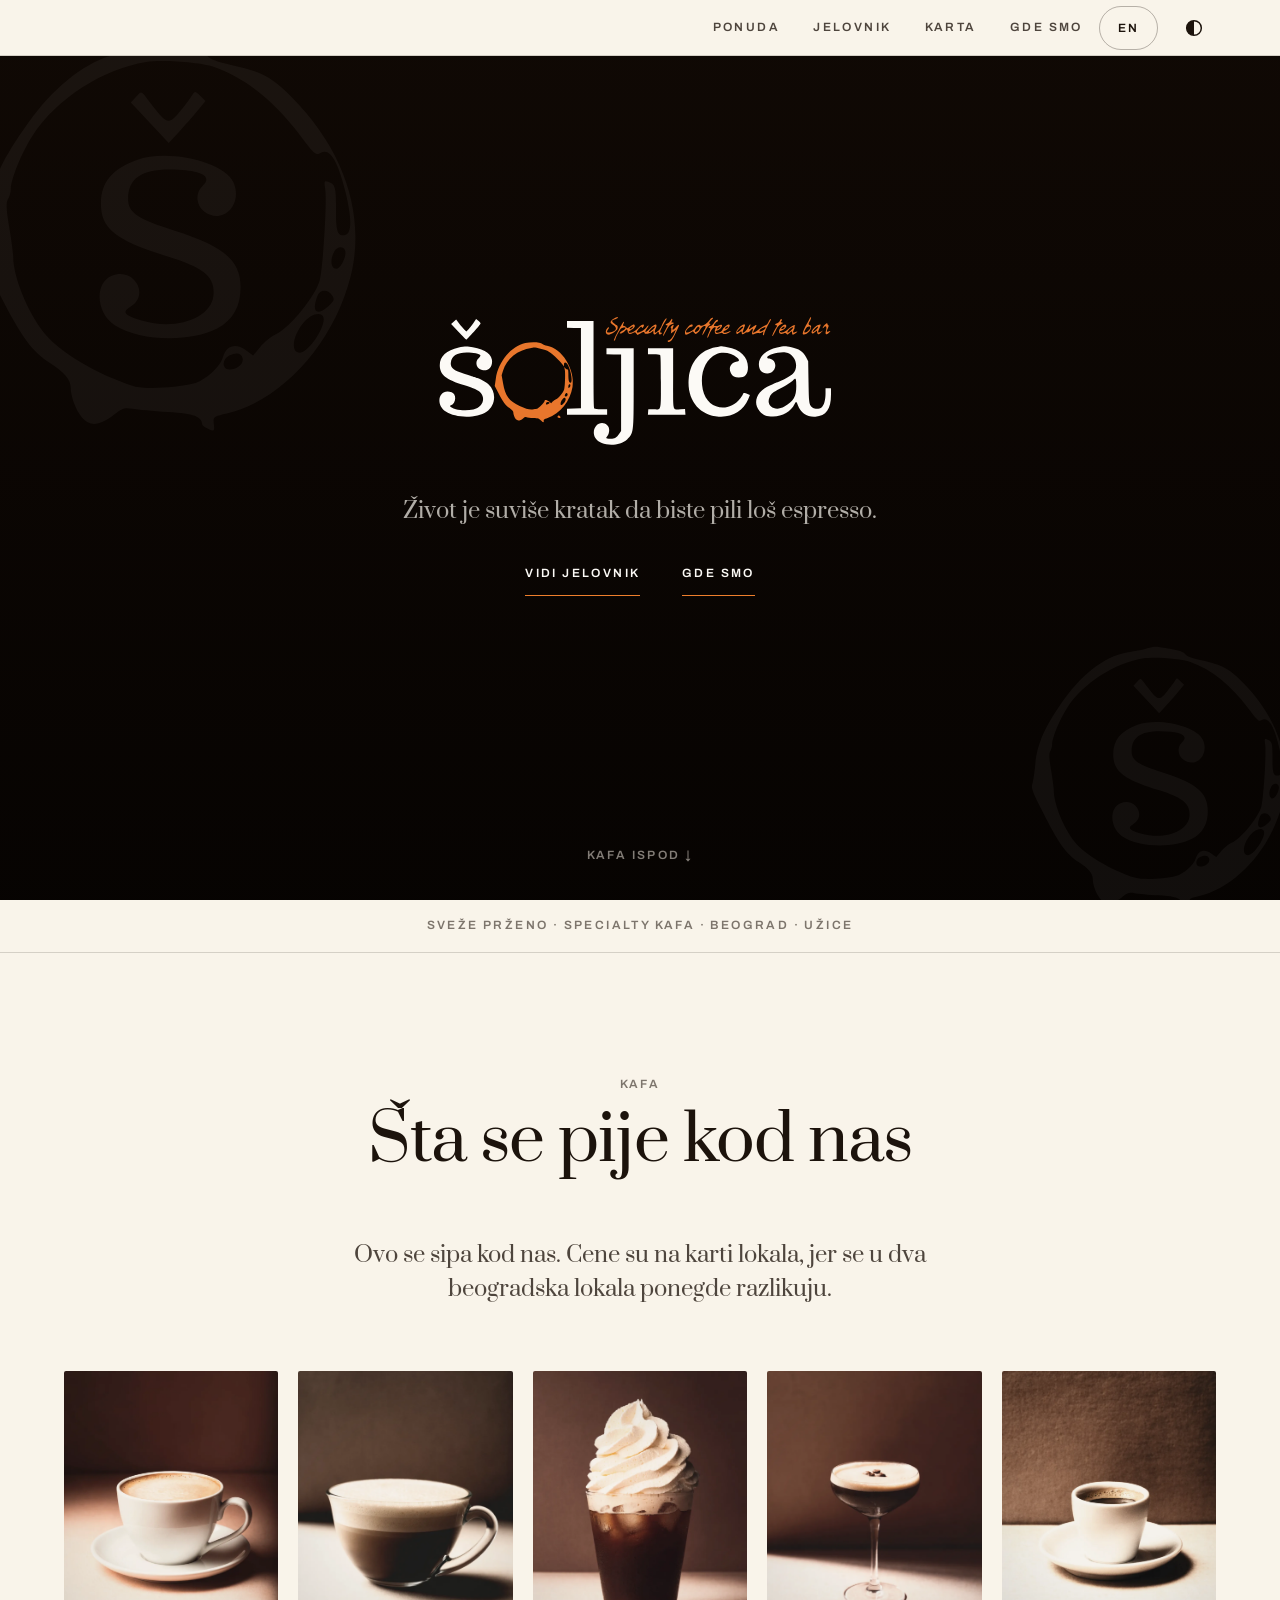
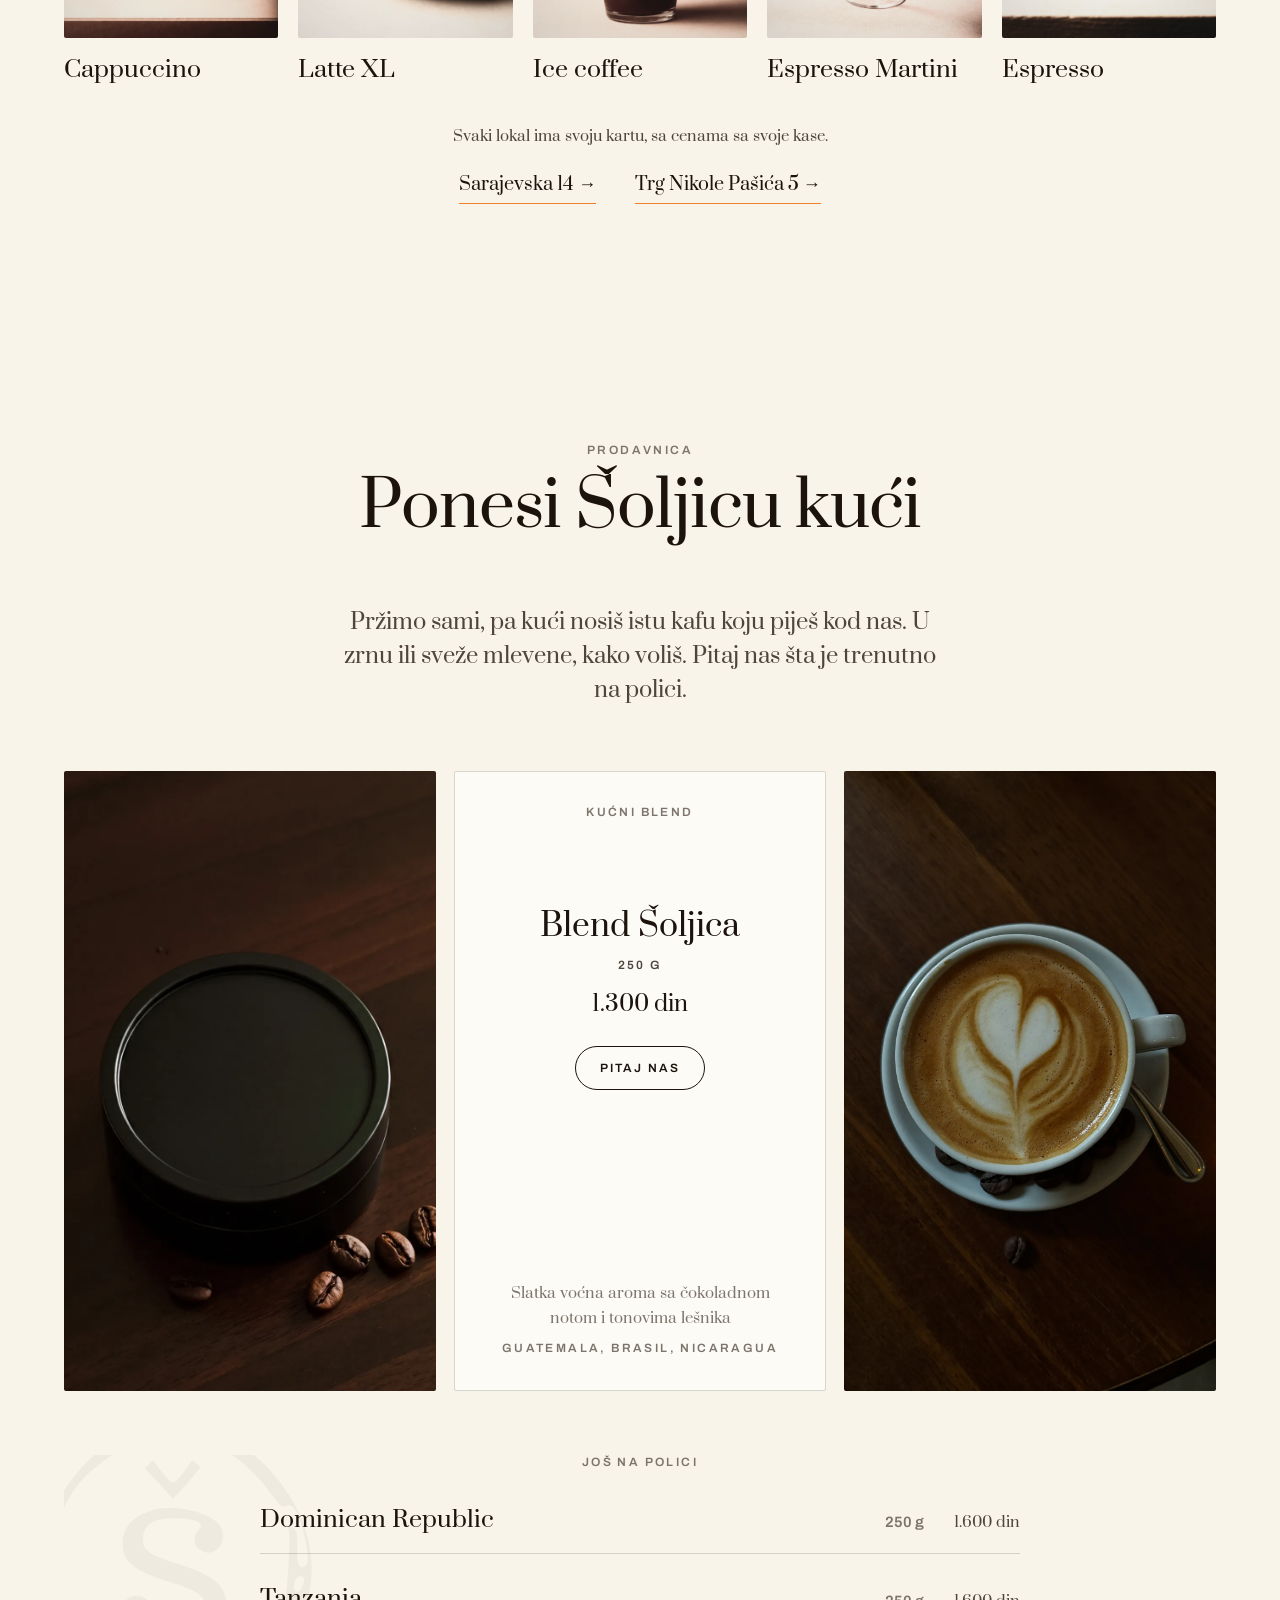
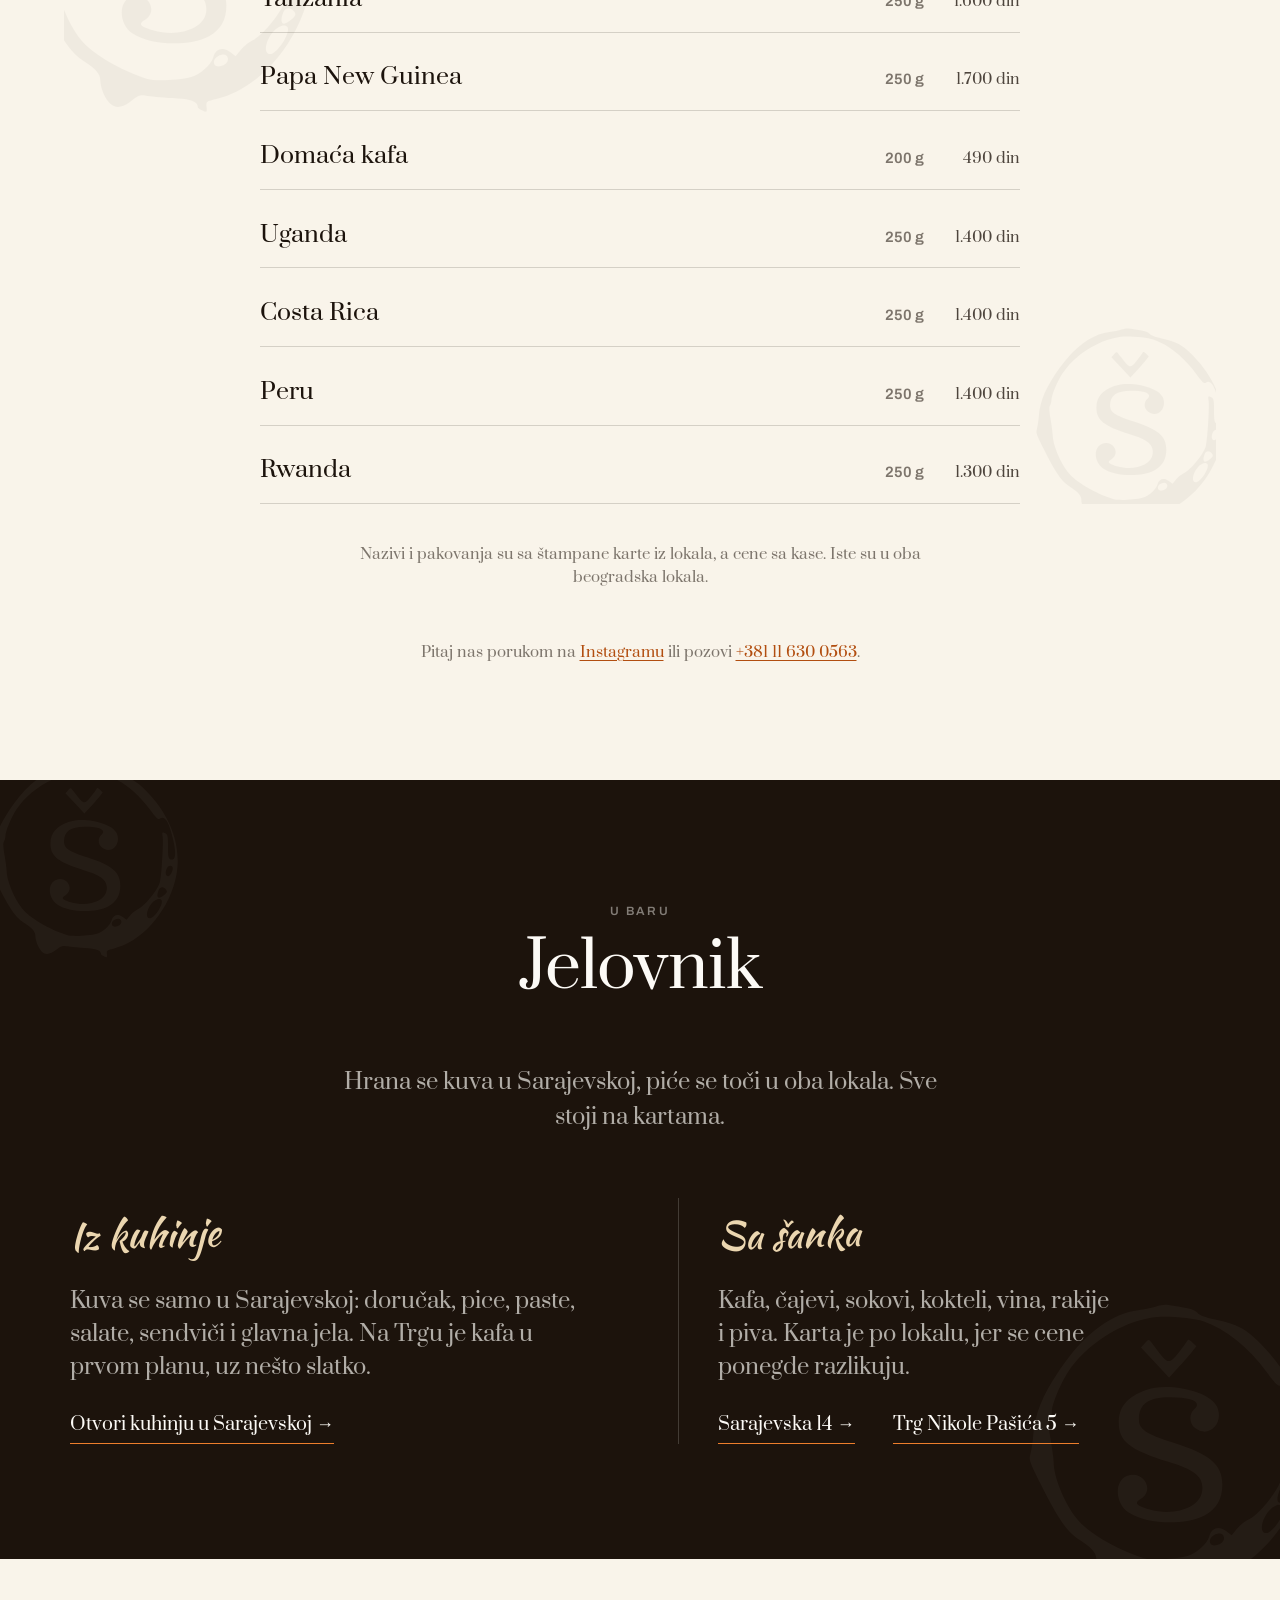
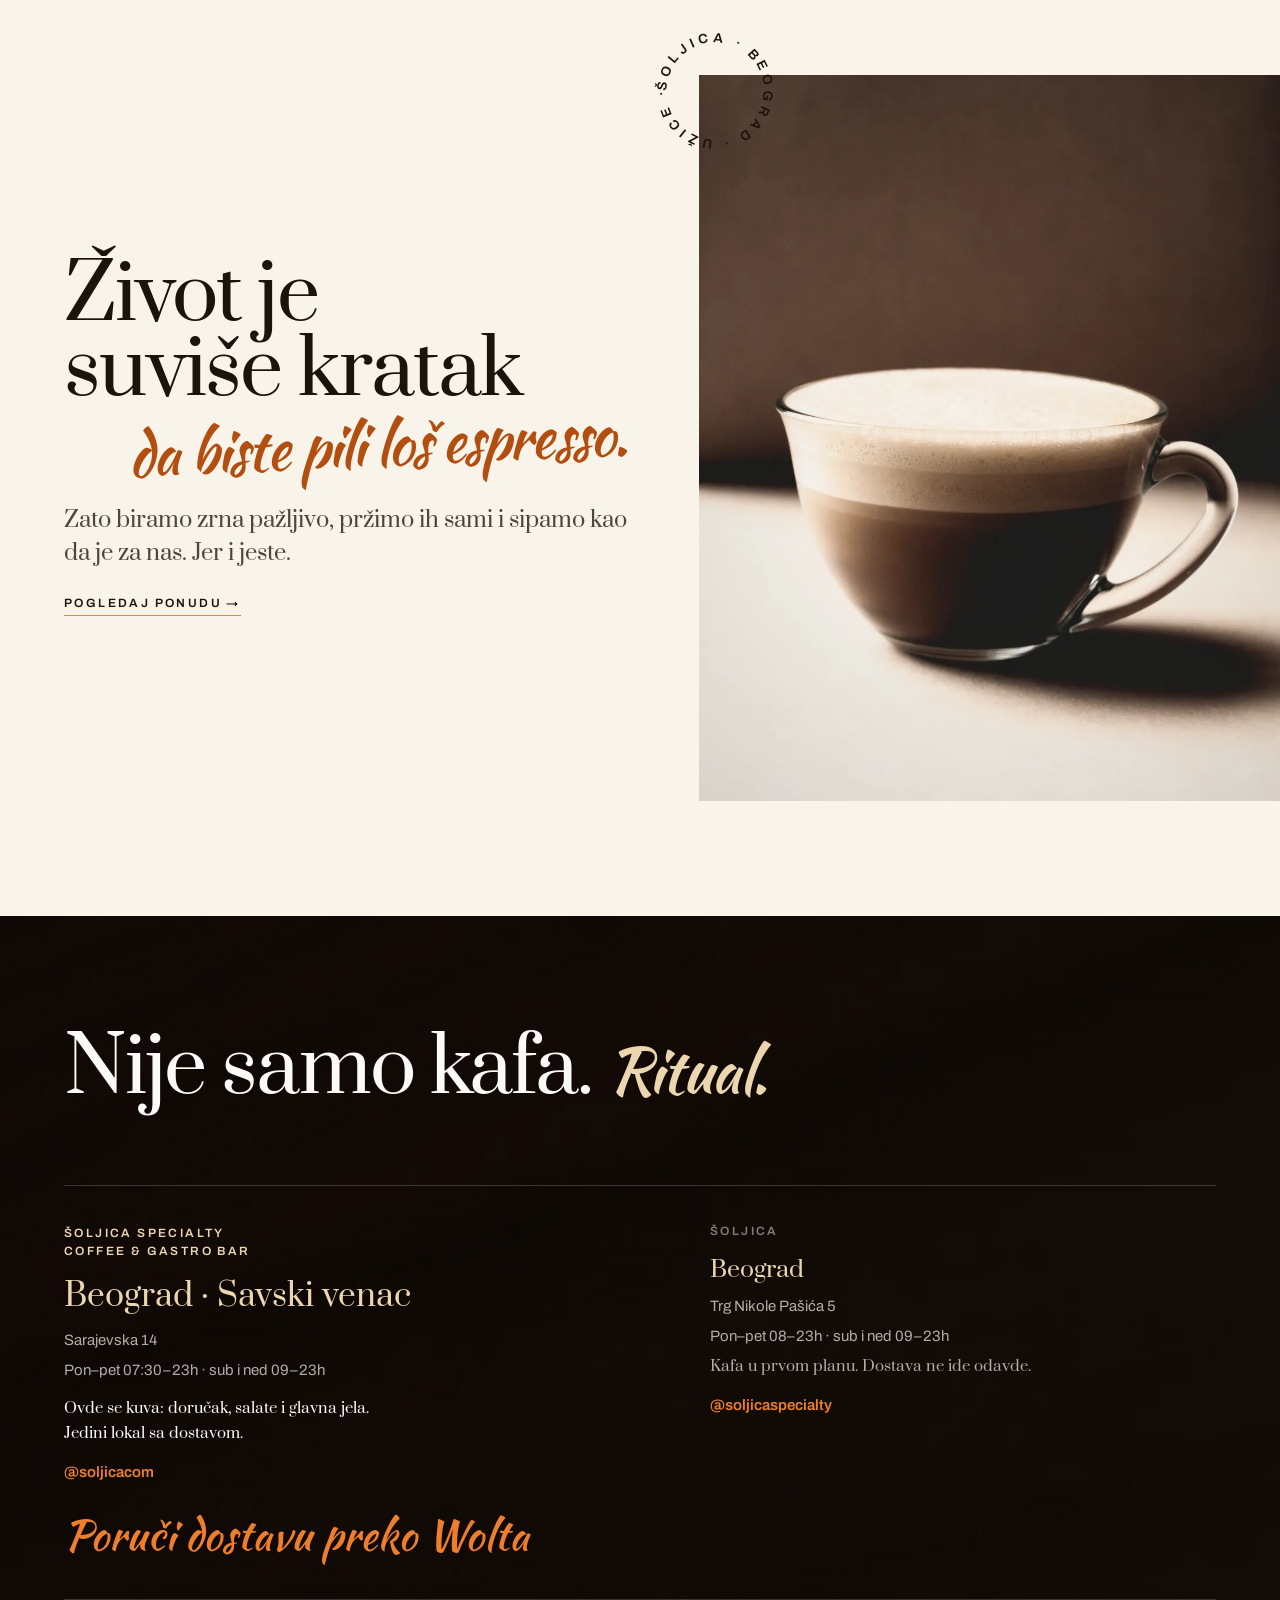
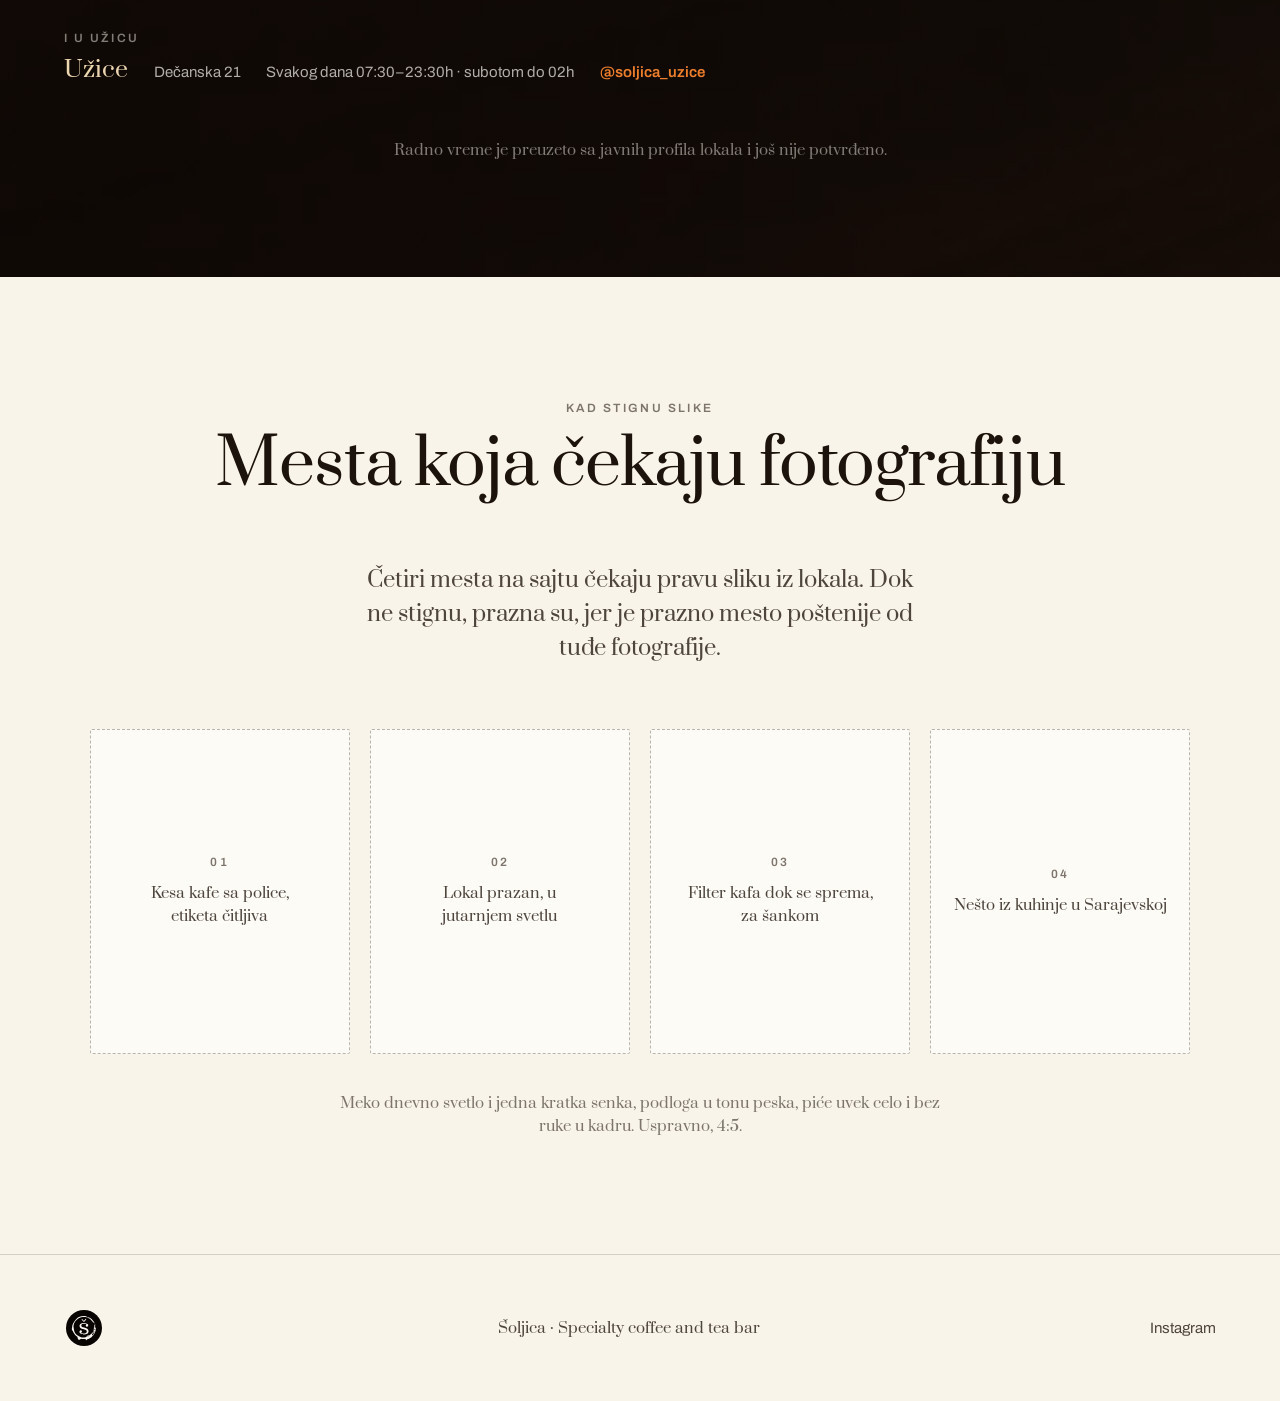
<file: index.html>
<!doctype html>
<html lang="sr">
<head>
<meta charset="utf-8">
<meta name="robots" content="noindex, nofollow">
<meta name="viewport" content="width=device-width, initial-scale=1">
<title>Šoljica · Specialty coffee and tea bar</title>
<meta name="description" content="Šoljica: specialty kafa, sveže pržena. Beograd i Užice." data-content-en="Šoljica: specialty coffee, roasted in-house. Belgrade and Užice.">
<link rel="preconnect" href="https://fonts.googleapis.com">
<link rel="preconnect" href="https://fonts.gstatic.com" crossorigin>
<link href="https://fonts.googleapis.com/css2?family=Prata&family=Kaushan+Script&family=Archivo:wdth,wght@62..125,400..900&display=swap" rel="stylesheet">
<!-- The two language versions of this page, declared to a machine rather than only to a
     reader. Both pages list BOTH alternates plus x-default, which is what makes the set
     valid, and the list is identical on each: en.html is RENDERED from this file, and
     these hrefs carry no data-href-en, so the render leaves them exactly as they are. -->
<link rel="alternate" hreflang="sr" href="index.html">
<link rel="alternate" hreflang="en" href="en.html">
<link rel="alternate" hreflang="x-default" href="index.html">
<link rel="stylesheet" href="assets/base.css">
<style>
  /* ============================================================================
     Šoljica home page: quiet luxe editorial register (rebuild T2, 2026-08-11)
     Cream and ink, ONE ember accent pulled from the logotype, generous air.
     joejuice.com's structure only; none of its voice. Spec:
     brainstorms/2026-08-11-soljica-rebuild-spec.md, criterion 3.

     THE TOKENS, THE RESET, THE NAV, THE SECTION SCAFFOLDING AND THE FOOTER LIVE
     IN assets/base.css since the site gained a second page (T7, 2026-08-13).
     They are linked above, so they still cascade before everything here. What
     is left in this file is what only the home page has: the hero, the rail, the
     shop, the menu board, the slogan and the three shops.
     A colour in the STYLESHEET here is still always a var() declared on base.css's
     :root: no oklch( / rgb( / hsl( and no hex.
     THE MARKUP NOW CARRIES HEX, AND THAT IS THE RULE'S ONE EXCEPTION RATHER THAN A
     BREACH OF IT (D1 and D2, 2026-08-16). Every #e8762c in this file is inside an
     inlined brand mark: the masthead's logotype, and the hero's word and strapline
     layers. It is the ember of the traced mark itself, and it is deliberately NOT a
     token, because a token is a thing a register is allowed to remap and a brand mark
     is not. The letterforms beside it ARE on currentColor, which is how the mark takes
     the page's ink without anyone repainting the ember with it. Bare # also still
     appears as href targets.
     ============================================================================ */

  /* ---------- hero: the lockup on ink, one line, two flat actions ----------
     STAYS DARK ON PURPOSE, and D2 (2026-08-16) changed the reason without changing the
     answer. It used to be that assets/logo.svg's letterforms are WHITE and would be
     invisible on cream, and that recolouring a brand mark to suit a background is not a
     call a rebuild gets to make. The mark is inlined on currentColor now and could sit on
     either ground, so what keeps the hero on ink is the design rather than the file: one
     band of ink at the top of the page, and the cream starting one band below.

     THE LOCKUP IS TWO LAYERS IN ONE BOX, and the split is what D3's sequence needs.
     assets/logo-word.svg is the word plus the ember o-ring the docking coin hands over
     to; assets/logo-strapline.svg is the printed strapline in a tight box of its own, so
     that a reveal can advance one LETTER at a time instead of one letter of the whole
     602x210 logotype. Both are split out of assets/logo.svg by subpath position with
     nothing redrawn, and the split is provably lossless: the letterform path is identical
     to the whole mark's, and the whole mark's 30 ember subpaths are exactly the o-ring's 7
     plus the strapline's 23, with none missing and none invented. Both are INLINED for
     the reason the masthead's mark is: an <img> cannot take currentColor. */
  .hero {
    position: relative;
    padding: 0;   /* it is a <section>, and the generic section rule would give it 160px of band padding */
    min-height: calc(100svh - var(--nav-h));
    background: linear-gradient(180deg, var(--band-deep) 0%, var(--band-floor) 100%);
    color: var(--on-band);
    display: grid; grid-template-rows: 1fr auto;
    overflow: hidden;
    text-align: center;
  }
  .ph-chip { display: none; }

  /* The ambient monogram twice, far under the ink at 4.5%, clipped by its own box so nothing
     escapes the hero.

     IT DOES NOT DRIFT ANY MORE (2026-08-16), and this is the third time goolio reported a
     moving logo. The first two were real faults in phase 3 and were fixed. The third was this:
     `drift1` 26s and `drift2` 34s, both infinite alternate, so these two marks never stopped.
     Measured with the page held still at scroll 500 for three seconds, the masthead's mark was
     unchanged at [72, 4.48, 132] while m1 travelled from translate(3.9, 2.7) rotate(0.6deg) to
     translate(9.1, 6.2) rotate(1.4deg). They read as "the logo still moves" precisely where he
     said, at the END of the hero, because by then the lockup has flown and the band is empty
     apart from these.
     They were the one thing added beyond what D2's ticket asked for and were flagged as his to
     veto in one number. Static is the veto. The marks stay, as texture. */
  .hero-marks { position: absolute; inset: 0; overflow: hidden; pointer-events: none; }
  .hero-marks img {
    position: absolute; opacity: 0.045;
    max-width: none;   /* the global img max-width:100% would shrink these to the hero's own width */
  }
  .hero-marks .m1 { width: 620px; left: -140px; top: -120px; }
  .hero-marks .m2 { width: 420px; right: -90px; bottom: -80px; }

  .hero-core {
    position: relative; z-index: 1;
    display: grid; place-content: center; justify-items: center;
    padding: var(--gutter);
  }
  /* ONE element from the first frame to the masthead: .hero-lock is what D3 will travel,
     which is why the spacing moved off .hero-core and onto it. A full-height centring
     parent cannot be scaled toward a 132px slot; a tight box around the three things that
     actually move can. */
  .hero-lock { display: grid; justify-items: center; gap: clamp(1.8rem, 5svh, 3.2rem); transform-origin: 50% 50%; }
  .wordmark { position: relative; }
  .wm { position: relative; display: block; width: clamp(240px, 32vw, 460px); aspect-ratio: 602 / 210; }
  .wm-word { position: absolute; inset: 0; }
  .wm-word svg { width: 100%; height: auto; display: block; }
  /* The strapline's own tight box, laid back over the mark at exactly the place the trace
     puts it: 247/602, 11/210, 337/602 and 42/210 of the logotype's box, which is its own
     viewBox read as fractions of the whole. Taking this from the file rather than by eye is
     what makes two layers register as one mark. */
  .wm-strap { position: absolute; left: 41.030%; top: 5.238%; width: 55.980%; height: 20%; }
  .wm-strap svg { width: 100%; height: 100%; display: block; }

  /* ---------- the sequence, and it is an OPT-IN ON TOP of the static hero (D3) ----------
     goolio, 2026-08-15: "Š goes to the O in Šoljica and fades. At the same time the letters
     'Specialty coffee and tea bar' appear like someone writing them with an invisible
     pencil, and it goes to the left up corner as site logo."

     html.hero-seq is set before first paint by the head script, and only when JS runs AND
     the visitor has not asked for reduced motion. NOTHING BELOW EXISTS WITHOUT IT, which is
     what makes D2's hero the answer to all four failures at once: no JS, reduced motion,
     assets/hero.js never arriving (the head script's own watchdog) and assets/hero.js
     throwing (its fail()). The deleted cine track used the same shape and it was right.

     THE MASTHEAD'S MARK IS HIDDEN ONLY UNDER THIS CLASS, which is the one place the design
     system's exploration could not ship as it stood: there the nav slot starts empty, so a
     visitor with no JS would get a masthead with no mark in it at all. Here D1's mark is
     visible by default and the sequence borrows it, because the travelling lockup IS the
     mark until it lands. `visibility` and not `opacity`, or the bar holds an invisible link
     a keyboard can tab into for the whole first screen. */
  html.hero-seq .hero { overflow: visible; }   /* phase 3 carries the lockup out of the hero; .hero-marks keeps its own clip, so nothing else escapes */
  html.hero-seq .hero-core { z-index: 25; pointer-events: none; }   /* over the masthead's 20 as it lands on it */
  html.hero-seq .hero-core a { pointer-events: auto; }

  /* PHASE 3 IS A SCROLL-DRIVEN CSS ANIMATION AND NOT A SCROLL HANDLER (2026-08-16), and the
     change was forced by a defect goolio could see: driven from JavaScript the mark jumped
     several times before settling into the masthead. The geometry was never wrong. A page
     scrolls on the compositor and a handler runs on the main thread, so any frame presented
     before the handler ran painted the mark at its previous transform, and past the middle of
     the travel the transform is holding the mark STILL against a moving page, which turns one
     late frame into a full-scroll-delta drop and snap. assets/hero.js has the measurements.
     Here is the shape only: the flight on .hero-lock, the line leaving ahead of it, and the
     masthead's own mark arriving as the travelling copy goes, all three on one timeline, the
     document's own scroll, over the px range hero.js measured.

     html.hero-fly IS A SECOND AND NARROWER OPT-IN THAN html.hero-seq, set by the same head
     script and only where `animation-timeline: scroll()` exists. A browser without scroll
     timelines is not sent to the static hero: phases 1 and 2 are ordinary CSS animations and
     work there, so it keeps them and keeps D1's masthead mark visible from the first frame,
     and simply never flies. Sending it to the static hero would throw two working phases away
     to avoid a third. */
  html.hero-seq.hero-fly .nav-mark {
    visibility: hidden;
    animation: hero-nav-in linear both;
    animation-timeline: scroll(root block);
    animation-range: var(--fly-from, 0px) var(--fly-to, 1px);
  }
  html.hero-seq.hero-fly .hero-lock {
    will-change: transform;
    animation: hero-to-nav linear both;   /* @keyframes generated by assets/hero.js, from measured layout */
    animation-timeline: scroll(root block);
    animation-range: var(--fly-from, 0px) var(--fly-to, 1px);
  }
  html.hero-seq.hero-fly .hero-say {
    animation: hero-say-out linear forwards;
    animation-timeline: scroll(root block);
    animation-range: var(--say-from, 0px) var(--say-to, 1px);
  }
  /* The masthead's copy is hidden for the whole flight and takes over at the end of it, where
     the two are the same mark at the same size in the same place, so the swap has nothing to
     give it away. It has to happen at all because the keyframes stop there: past the end of
     the range the transform is held, and a held transform scrolls away with its hero. */
  @keyframes hero-nav-in { 0%, 99.9% { visibility: hidden; } 100% { visibility: visible; } }
  /* The line and the two actions leave first, so what travels the last stretch is the mark
     alone, and they stop taking clicks as soon as they start going, or two invisible links
     ride over the masthead's own. */
  @keyframes hero-say-out { from { opacity: 1; } to { opacity: 0; pointer-events: none; } }

  html.hero-seq .hero-say { opacity: 0; transition: opacity 0.7s var(--ease); }
  html.hero-seq .hero-foot span { opacity: 0; transition: opacity 0.6s var(--ease); }
  html.hero-seq .hero-arrived .hero-say,
  html.hero-seq .hero-arrived .hero-foot span { opacity: 1; }

  /* THE THREE ANIMATIONS SHARE ONE t=0 AND ARE PARKED UNTIL assets/hero.js HAS MEASURED.
     Parked rather than delayed: the dock cannot start before the script has handed over
     --dock-x/y/s, and a delay would start it against the wrong numbers if the script were
     slow. .hero-play is the go signal, .hero-arrived is the end state with no animation at
     all, which is what a visitor already scrolled past the hero gets.

     PARKING IS ALSO WHAT MAKES THE SEQUENCE PHOTOGRAPHABLE. tools/hero-filmstrip.html seeks
     these three by setting a negative animation-delay and pausing them, which is a thing a
     requestAnimationFrame loop cannot offer: a headless browser gives an rAF hero about
     three frames and then stops producing them, and D3's first filmstrip was six identical
     frozen panes because of it. */
  html.hero-seq .hero-coin { animation: hero-dock 1.45s cubic-bezier(0.215, 0.61, 0.355, 1) forwards paused; }
  html.hero-seq .wm-word { animation: hero-word 1.45s linear forwards paused; }
  html.hero-seq .hero-play .hero-coin,
  html.hero-seq .hero-play .wm-word,
  html.hero-seq .hero-play .wm-strap { animation-play-state: running; }
  /* .hero-skip IS NOT .hero-arrived, and conflating them was a real bug that the filmstrip
     caught. .hero-arrived only means "phase 1 has landed, so the line may come in", and it
     arrives at 1450ms while phase 2 is still writing; if it also killed the animations it
     would snap the strapline to fully written half a second into a 1.7s reveal. .hero-skip
     is the separate thing: the visitor was already past the hero on load, so there is no
     sequence to play and every layer takes its end state at once. */
  html.hero-seq .hero-skip .hero-coin,
  html.hero-seq .hero-skip .wm-word,
  html.hero-seq .hero-skip .wm-strap { animation: none; }
  html.hero-seq .hero-skip .hero-coin { opacity: 0; }
  html.hero-seq .hero-skip .wm-strap { -webkit-mask-position: 0 0; mask-position: 0 0; }

  /* The coin travels and scales to the three measured numbers, and CLEARS BEFORE IT LANDS:
     at 94% it is still solid and at 100% it is gone, so what hands over to the o is the
     ring and never a fading coin sitting on top of a letter. */
  @keyframes hero-dock {
    from { transform: translate(0, 0) scale(1); opacity: 1; }
    94%  { opacity: 1; }
    to   { transform: translate(var(--dock-x, 0px), var(--dock-y, 0px)) scale(var(--dock-s, 1)); opacity: 0; }
  }
  /* The word arrives AROUND the coin while it is still travelling, so the coin reads as
     becoming the o rather than fading out over the middle of the word. */
  @keyframes hero-word {
    0%, 50%   { opacity: 0; }
    76%, 100% { opacity: 1; }
  }

  /* PHASE 1's travelling coin. It is assets/monogram-mark.svg, the monogram WITHOUT its
     baked ink disc, for the reason the deleted track recorded: the disc showed as a lighter
     ring against the hero's own ground. It exists only under the opt-in, so a static hero
     never carries a stray mark, and it is centred by a grid rather than by a transform,
     because the transform is the thing the script drives. */
  .hero-coin-stage { display: none; }
  html.hero-seq .hero-coin-stage {
    display: grid; place-items: center;
    position: absolute; inset: 0; pointer-events: none;
  }
  .hero-coin { display: block; width: min(34svmin, 240px); aspect-ratio: 259 / 251; will-change: transform, opacity; }
  .hero-coin img { width: 100%; height: auto; max-width: none; }

  /* PHASE 2, and it is CSS rather than script. The strapline writes itself under a mask
     sweep on a STEPS function: 24 ticks, one per letter of "Specialty coffee and tea bar",
     so the letters ARRIVE one at a time instead of being wiped on. Nothing marks the edge
     of the reveal, no caret and no pencil tip (goolio, 2026-08-15). The 1.5s delay is the
     dock's own length, so the coin lands first and then the line writes.
     `black` here is a STENCIL, not a colour: a mask reads alpha only, so this is not the
     hex-and-var rule at the top of the file being bent. */
  html.hero-seq .wm-strap {
    -webkit-mask-image: linear-gradient(90deg, black 0 50%, transparent 50%);
            mask-image: linear-gradient(90deg, black 0 50%, transparent 50%);
    -webkit-mask-size: 200% 100%;   mask-size: 200% 100%;
    -webkit-mask-repeat: no-repeat; mask-repeat: no-repeat;
    -webkit-mask-position: 100% 0;  mask-position: 100% 0;
    animation: hero-write 1.7s steps(24, end) 1.5s forwards paused;
  }
  @keyframes hero-write { to { -webkit-mask-position: 0 0; mask-position: 0 0; } }
  .hero-foot {
    position: relative; z-index: 1; align-self: end;
    display: grid; justify-items: center;
    padding: 0 var(--gutter) clamp(22px, 4svh, 46px);
  }
  .hero-say { display: grid; justify-items: center; gap: clamp(1rem, 2.4vw, 1.6rem); }
  /* PRATA, and this is the string goolio pointed at (2026-08-16): "this text needs to be
     Prata as rest". It is prose, so the 2026-08-15 boundary always said so; what happened
     is that this rule never named a face, so it inherited --body off <body>
 and the port
     walked past it. Note the knock-on: 34ch is measured in the CURRENT face's zero, so the
     lockup's width moves with this declaration, which is why the flight re-measures on
     document.fonts.ready rather than once at load. */
  .tagline {
    max-width: 34ch; font-family: var(--display);
    font-size: var(--t-lead); line-height: 1.4; color: var(--on-band-soft); text-wrap: balance;
  }
  .hero-actions { display: flex; flex-wrap: wrap; justify-content: center; gap: clamp(1.2rem, 4vw, 2.6rem); }
  .hero-link {
    display: inline-flex; align-items: center; min-height: 44px;
    color: var(--on-band); text-decoration: none;
    border-bottom: 1.5px solid var(--accent);
    transition: color var(--dur) var(--ease), border-color var(--dur) var(--ease);
  }
  .hero-link:hover { color: var(--crema); border-color: var(--crema); }
  .scroll-hint { color: var(--on-band-faint); white-space: nowrap; }

  /* THE 250svh CINE TRACK IS GONE (D2, 2026-08-16), and it was deleted rather than left
     dormant. It ran from 2026-07-17: html.cine turned the hero into a scrub track where
     the Š-coin docked its ring onto the logotype's o, the o birthed a DRAWN cup, the cup
     grew and turned from a top view into a front view, and the tagline arrived. Its CSS,
     its drawn-cup SVG, its head script and its 97 lines of scroll maths all left in one
     commit. What replaces it is goolio's own sequence (2026-08-15): the cup is gone, and
     the lockup travels into the masthead instead of blooming in the middle of the page.
     Keeping the old track dormant beside the new one would leave two heroes in one file,
     each correct on its own and neither ever read again. D3 carries the new motion; this
     ticket ships the state it starts and ends in. */

  /* ---------- brand strip: the first line of cream after the ink hero ---------- */
  .strip {
    background: var(--ground);
    color: var(--text-faint);
    text-align: center;
    padding: 18px var(--gutter);
    border-bottom: 1px solid var(--rule);
  }

  /* section, .sec-label, .uvod and .napomena are the site's section anatomy and
     live in assets/base.css. These two are the home page's own bands recolouring
     the marker against ink. */
  .menu .napomena { color: var(--on-band-faint); }
  .ritual .napomena { color: var(--on-band-faint); margin-top: clamp(2rem, 3.5vw, 3rem); }

  /* ---------- rail: the page's engine, five of his drinks and the door to the menus ----------
     joejuice's "most popular products" row with the claim removed: nobody has
     told us what sells. No ordering action lives here on purpose; the rebuild
     spec's criterion 6 gives the one order link to Sarajevska.

     NO PRICES SINCE THE POS BATCH'S T17 (2026-08-14), and the reason is not that
     the old ones were wrong. They were the printed book's counter prices, put
     here by the menu batch's T4 after the 2026-08-11 Wolt DELIVERY harvest was
     found on this page. What retires them is that ONE number cannot answer for
     two shops: the tills at Trg and Sarajevska disagree on 14 products, so a
     price on the home page is either a claim about one bar that does not say
     which, or a claim about both that is false. The five cards keep the name and
     the photograph, and the price now lives where the shop is named, one page
     each. The category-range line that sat under them (menu batch T4, criterion
     6) went with them, mechanism included: it was computed from the book, and
     the book no longer prices this site.

     PHOTO BINDING (the decision the rebuild batch's T4 was asked to settle): the
     tile is TEMPLATE-owned and bound by nth-child, not a content field.
     cms/engine.mjs clones item 1 as the prototype and substitutes data-slot TEXT
     only, so a photo could only ride along as a filename in a text field that
     some script then has to resolve: a new failure mode, for a value the owner
     has no way to upload anyway. Any card without a photograph of its own falls
     back to the Š-coin on ink, which is what a SIXTH item added through the CMS
     gets. THE ORDER OF THESE FIVE IS THE PHOTO ORDER: cappuccino, latte XL, ice
     coffee, espresso martini, espresso.

     ALL FIVE CARDS CARRY A PHOTOGRAPH SINCE L2 (2026-08-16). Card 5 used the coin
     fallback for a stated reason: "no product frame was ever shot for a plain
     espresso". The -v5 batch shot one, so the reason is spent, not overruled. The
     fallback itself is untouched and still covers card 6 onward. */
  .rail {
    display: grid; grid-template-columns: repeat(5, 1fr);
    gap: clamp(12px, 1.6vw, 26px);
    max-width: 1320px; margin: 0 auto;
  }
  .rail-card { display: grid; align-content: start; gap: 0.3rem; }
  .rail-shot {
    aspect-ratio: 4 / 5; margin-bottom: 0.9rem;
    border-radius: var(--r-tile);
    background-color: var(--band);   /* --band, not --band-deep: in dark the hero's ink IS the page ground, and a tile the colour of the page is not a tile */
    background-image: url("assets/monogram-mark.svg");
    background-repeat: no-repeat; background-position: center; background-size: 34%;
  }
  .rail-card:nth-child(1) .rail-shot { background-image: url("assets/rail-cappuccino-v5.webp"); }
  .rail-card:nth-child(2) .rail-shot { background-image: url("assets/rail-latte-xl-v5.webp"); }
  .rail-card:nth-child(3) .rail-shot { background-image: url("assets/rail-ice-coffee-v5.webp"); }
  .rail-card:nth-child(4) .rail-shot { background-image: url("assets/rail-espresso-martini-v5.webp"); }
  .rail-card:nth-child(5) .rail-shot { background-image: url("assets/rail-espresso-v5.webp"); }
  .rail-card:nth-child(-n+5) .rail-shot { background-size: cover; background-color: var(--photo-cool); }
  .rail-card h3 {
    font-family: var(--display); font-weight: 400;
    font-size: var(--t-h4); line-height: 1.14; letter-spacing: 0;
    text-wrap: balance;
  }
  /* The h3 carried min-height: 2.28em so a wrapped name still left the prices on one
     line. T17 took the prices, so the reserved second line was reserved for nothing and
     showed as dead space under every short name. */

  /* ---------- the rail's route: one door per shop (criterion 31) ----------
     Where the computed range line used to sit. Both links are TEMPLATE-owned, like
     the bar switcher on the menu pages and for the same reason: which shops exist
     and what their pages are called is the site's own structure, not the owner's
     copy, and a chat edit that renamed one would leave the home page pointing at a
     page no bar has. The sentence above them IS a slot, because "our two bars do not
     price everything alike" is a thing about his business he may want to word
     himself. Sarajevska leads, as it does in #gde. */
  .rail-route {
    max-width: 60ch; margin: clamp(2rem, 3.2vw, 2.8rem) auto 0;
    text-align: center;
  }
  .rail-route-copy {
    font-family: var(--display);   /* prose (2026-08-16, L1) */
    font-size: var(--t-fine); line-height: 1.5;
    color: var(--text-soft); text-wrap: pretty;
  }
  .rail-doors {
    margin-top: 1.4rem;
    display: flex; flex-wrap: wrap; justify-content: center;
    /* the row gap is 1.6rem and not less on purpose: each door carries an invisible
       44px hit box centred on a ~21px link, so stacked doors closer than that would
       hand one link's bottom half to the other's tap target */
    gap: 1.6rem clamp(1.6rem, 3vw, 2.6rem);
  }
  /* AMBIGUOUS, decided rather than assumed (2026-08-16, L1). The door's text is an ADDRESS,
     and the design system's own boundary card sets "Sarajevska 14" in Archivo. It does so in
     the LOCATIONS BAND, where the address is a data line under a city heading. Here the same
     string is a destination NAME on a reading-size link, and its twin .route-link is a whole
     sentence. Two doors doing one job on one page must not be set in two faces, so both are
     Prata. What stays Archivo is the address AS DATA, in #gde, which is unchanged. */
  .rail-door {
    display: inline-block; position: relative;
    font-family: var(--display);
    color: var(--text); text-decoration: none;
    border-bottom: 1.5px solid var(--accent); padding-bottom: 4px;
    transition: color var(--dur) var(--ease);
  }
  .rail-door::after {   /* same invisible 44px hit box as .slogan-link, and for the same reason */
    content: ""; position: absolute; left: 0; right: 0;
    top: 50%; height: 44px; transform: translateY(-50%);
  }
  .rail-door:hover { color: var(--accent-text); }

  /* ---------- shop: the house blend between two photographs, then the shelf ---------- */
  .mix-list {
    display: grid; gap: clamp(12px, 1.4vw, 24px);
    grid-template-columns: repeat(3, 1fr);
    max-width: 1320px; margin: 0 auto;
  }
  .tile-photo {
    position: relative; border-radius: var(--r-tile); overflow: hidden; min-height: 620px;
    background-color: var(--photo-cool);
    background-image: radial-gradient(80% 60% at 50% 40%, var(--photo-warm) 0%, var(--photo-cool) 100%);
    background-size: cover; background-position: center;
  }
  .tile-photo.t-tin   { background-image: url("assets/tin.webp"); background-size: 175%; background-position: 50% 42%; }
  .tile-photo.t-latte { background-image: url("assets/latte.webp"); }
  /* .t-night is gone since T5 of the menu batch: the shop grid's second row held two invented
     blends and a third photograph, and the real lineup is a list of ten bags, not more cards.
     That class carried the old rail-espresso.webp, which nothing else on the page used, so the
     shot left the site with it; L2 then deleted that whole superseded set. night.webp had
     already left at T4 (two part-poured cups, a hand in frame) and is still in assets/, off
     the page. */
  .tile-photo.t-pour  { background-image: url("assets/rail-latte-xl-v5.webp"); }
  .tile-photo .ph-chip { left: 12px; bottom: 12px; }
  .mix { /* card anatomy: label top, name+weight+action center, note and origins at the foot */
    background: var(--ground-lift);
    border: 1px solid var(--rule);
    border-radius: var(--r-tile);
    min-height: 620px;
    display: flex; flex-direction: column; align-items: center;
    text-align: center; padding: clamp(1.8rem, 2.6vw, 2.6rem) 1.6rem;
  }
  /* the SRB circle (.stamp-origin) went with the invented blends: it read as an origin, and
     the real blend prints three of them (Guatemala, Brasil, Nicaragua) at the card's foot */
  .mix-label { flex: 0 0 auto; color: var(--text-faint); }
  .mix-mid { margin: auto 0; display: flex; flex-direction: column; align-items: center; gap: 0.85rem; }
  .mix-foot { margin-top: auto; padding-top: 1rem; display: grid; gap: 0.7rem; justify-items: center; }
  .mix h3 {
    font-family: var(--display); font-weight: 400;
    font-size: var(--t-h3); letter-spacing: 0; line-height: 1.12;
    color: var(--text);
  }
  .mix .weight { color: var(--text-soft); }
  /* The blend's price (T18). It sits under the weight rather than beside it because .mix-mid
     is a centred column and a name/weight/price row would have to invent a horizontal rhythm
     the card does not otherwise have.

     PRATA SINCE 2026-08-16 (L1), and it loses its 600 in the same move, for the reason
     .row-price gives in assets/base.css: prices are on the display face and Prata has one
     cut, so 600 was asking the browser to synthesise a bold. This one needs no tabular
     column either: it is a centred line in a centred card, not a right edge in a list. */
  .mix .mix-price { font-family: var(--display); font-size: var(--t-lead); color: var(--text); }
  /* the printed book's ONE tasting note, and the design system's boundary card sets this
     exact string in the Prata column */
  .mix .notes { font-family: var(--display); color: var(--text-faint); font-size: var(--t-fine); max-width: 28ch; }
  .mix .origins { color: var(--text-faint); }
  .order {
    margin-top: 0.6rem;
    border: 1.5px solid var(--text); border-radius: var(--r-pill);
    color: var(--text); font: 600 var(--t-micro)/1 var(--body); letter-spacing: 0.18em; text-transform: uppercase;
    padding: 13px 24px; text-decoration: none; min-height: 44px; display: inline-flex; align-items: center;
    transition: background-color var(--dur) var(--ease), border-color var(--dur) var(--ease), color var(--dur) var(--ease);
  }
  .order:hover { background: var(--accent); border-color: var(--accent); color: var(--on-accent); }
  .shop .kanali { text-align: center; margin-top: clamp(2.4rem, 4vw, 3.6rem); font-family: var(--display); font-size: var(--t-fine); color: var(--text-faint); }
  /* The links inside it lost font-weight: 600 when the sentence moved to Prata (L1). This is
     the .emph rule reaching a place .emph itself cannot: the block that asks for the bold is
     the CHILD, so it names no face and the base.css weight test cannot see it. What separates
     these two links from the sentence around them is --accent-text against --text-faint,
     which is the colour-not-weight answer the house rule already prescribes. */
  .shop .kanali a {
    color: var(--accent-text); text-underline-offset: 3px;
    padding-block: 14px;   /* inline padding grows the hit box to 44px without moving the line box */
  }

  /* ---------- the shelf: the other eight bags, now with prices ----------
     This is #zrna's own row anatomy, inherited rather than invented: that section was a quiet
     list of name against a right-aligned figure, and T5 retired the section but kept the
     pattern. `.notes` is deliberately absent here: exactly one tasting note exists in the
     printed book and it belongs to the blend, in the card above.

     PRICES ARRIVED AT THE POS BATCH'S T18 (2026-08-14), and the row grew a third cell for
     them. T5 shipped weights alone because the book's retail price column is under a taped
     strip of handwritten numbers, which is `confirmed` evidence while criterion 4 gates on
     `read`. The till settles it: every bag here is an article with a code, at the same price
     at both Belgrade shops, joined on bar + POS code like any drink on a menu page. The
     weight sits between the name and the price rather than beside it, because a 200 g bag at
     490 and a 250 g bag at 1.400 are not comparable numbers unless the size is read first. */
  .shelf { margin-top: clamp(2.8rem, 5vw, 4.6rem); }
  .shelf-label { display: block; text-align: center; color: var(--text-faint); margin-bottom: clamp(1.4rem, 2.4vw, 2rem); }
  .shelf-list { display: grid; gap: clamp(1.2rem, 2vw, 1.8rem); max-width: 760px; margin: 0 auto; }
  .bag {
    display: grid; grid-template-columns: 1fr auto auto; align-items: baseline;
    gap: 0.6rem clamp(1rem, 2vw, 1.8rem);
    border-bottom: 1px solid var(--rule); padding-bottom: 0.9rem;
  }
  .bag b { font-family: var(--display); font-weight: 400; font-size: var(--t-h4); }
  .bag .weight { font-weight: 600; font-size: var(--t-fine); white-space: nowrap; color: var(--text-faint); }
  /* Prata and no 600 since 2026-08-16 (L1), the same move .row-price made on the menu pages
     and for the same two reasons: prices are on the display face, and Prata has one cut. The
     column survives it because what holds a column of Prata figures is text-align: right plus
     min-width, never the figures' own widths. */
  .bag .bag-price {
    font-family: var(--display); font-size: var(--t-fine); white-space: nowrap; color: var(--text-soft);
    /* a three-figure price and a four-figure one line up on the right edge. Do NOT write the
       example numbers out here with the currency word: cms/provenance.mjs reads a number plus
       "din" anywhere in the template as a price no store holds, and it caught this comment's
       first draft. It is right to. */
    min-width: 7ch; text-align: right;
  }

  /* ---------- jelovnik: dark menu board, two quiet columns ---------- */
  .menu { background: var(--band); color: var(--on-band); }
  .menu .sec-label { color: var(--on-band); }
  .menu .sec-label .micro { color: var(--on-band-faint); }
  .menu .uvod { color: var(--on-band-soft); }

  .menu-cols {
    display: grid; grid-template-columns: 1fr 1fr; gap: clamp(2.6rem, 6vw, 6rem);
    max-width: 1140px; margin: 0 auto;
    align-items: start;
  }
  .menu-col-title {
    font-family: var(--script); font-weight: 400;
    font-size: clamp(1.8rem, 3vw, 2.4rem); color: var(--crema);
    transform: rotate(-1.5deg);
    margin-bottom: clamp(1.2rem, 2vw, 1.8rem);
  }
  /* .dish, .dish b and .dish .notes went with the 2024 dish list at T19, and so did
     `.menu-col .napomena`, which existed to left-align the marker that said how old that
     list was. Both columns are routes now, so this section owns no list of its own.
     The second column stopped being a price list on 2026-08-12 (menu batch T4) and
     became the door to one. Its ten drinks were the same Wolt DELIVERY prices as the
     rail's, so the page quoted numbers the counter does not charge, twice. That one
     door became TWO at T20 (2026-08-14), when the single book-priced list it opened was
     deleted: there is no one page to point at any more, because the two Belgrade tills
     disagree on 14 products. The first
     column made the same move at T19, for a different reason: not that its content was
     wrong, but that it was two years old and unre-sourceable, and a real one exists on
     Sarajevska's page. The border-left is the divider BETWEEN the two, so it stays on
     the second column only. */
  .menu-route { border-left: 1px solid var(--rule-band); padding-left: clamp(1.6rem, 3vw, 2.8rem); }
  .route-copy { font-family: var(--display); color: var(--on-band-soft); font-size: var(--t-lead); line-height: 1.5; text-wrap: pretty; }
  .route-link {
    display: inline-block; position: relative; margin-top: 1.6rem;
    font-family: var(--display);   /* a door is a sentence here, so it reads with the prose above it (L1) */
    color: var(--on-band); text-decoration: none;
    border-bottom: 1.5px solid var(--accent); padding-bottom: 4px;
    transition: color var(--dur) var(--ease);
  }
  .route-link::after {   /* same invisible 44px hit box as .slogan-link, and for the same reason */
    content: ""; position: absolute; left: 0; right: 0;
    top: 50%; height: 44px; transform: translateY(-50%);
  }
  .route-link:hover { color: var(--accent-text); }
  /* The bar column holds TWO doors since T20, one per shop, where it held one to the
     deleted single list. The row gap is 1.6rem and not less for the same reason .rail-doors
     gives it: each door carries an invisible 44px hit box centred on a ~21px link, so two
     doors stacked closer than that would hand one link's bottom half to the other's target.
     The margin moves off the links and onto the row, or the second one in a wrapped row
     would push itself down by another 1.6rem. */
  .route-doors {
    margin-top: 1.6rem;
    display: flex; flex-wrap: wrap;
    gap: 1.6rem clamp(1.6rem, 3vw, 2.6rem);
  }
  .route-doors .route-link { margin-top: 0; }

  /* ---------- slogan: editorial split + stamp ---------- */
  .slogan {
    display: grid; grid-template-columns: 1.05fr 0.95fr; gap: clamp(2rem, 5vw, 4.5rem);
    align-items: center; max-width: 1240px; margin: 0 auto;
  }
  .slogan-display {
    font-family: var(--display); font-weight: 400;
    font-size: var(--t-h1);
    line-height: 0.98; letter-spacing: -0.025em; color: var(--text);
    text-wrap: balance;
  }
  .slogan-script {
    display: block;
    font-family: var(--script); font-weight: 400; font-style: normal;
    font-size: clamp(2.2rem, 4.6vw, 3.9rem); line-height: 1.12;
    color: var(--accent-text);
    transform: rotate(-2.5deg);
    margin: 0.05em 0 0 clamp(0.5rem, 6vw, 4rem);
  }
  .slogan-copy { max-width: 38ch; margin-top: 1.6rem; font-family: var(--display); font-size: var(--t-lead); line-height: 1.5; color: var(--text-soft); text-wrap: pretty; }
  .slogan-link {
    display: inline-block; position: relative; margin-top: 1.6rem;
    color: var(--text); text-decoration: none;
    border-bottom: 1.5px solid var(--accent); padding-bottom: 4px;
    transition: color var(--dur) var(--ease);
  }
  /* The rule has to sit tight under the words, so padding cannot be what makes this
     link thumb-sized: it would drag the underline away from the text. The hit area
     grows instead, invisibly, centred on a 21px link. Measure it with
     elementFromPoint, not getBoundingClientRect, which still reports the 21px box. */
  .slogan-link::after {
    content: ""; position: absolute; left: 0; right: 0;
    top: 50%; height: 44px; transform: translateY(-50%);
  }
  .slogan-link:hover { color: var(--accent-text); }
  .slogan-media { position: relative; margin-right: calc(-1 * var(--gutter)); } /* photo runs full-bleed to the edge */
  /* THE FRAME IS 4:5 AND NOT A HEIGHT (2026-08-16, goolio's call on build order 4a).
     It was min-height: 660px and nothing else, so the height never moved and the width
     always did: measured 0.95 at 1440, 1.27 at 900, 0.90 at 640 and 0.54 at 390. One of
     those is LANDSCAPE, and docs/shot-list.md rule 5 tells the owner not to shoot one
     ("Upright, 4:5. The site's tiles are 4:5 and crop to fill; a landscape frame loses
     its own subject"). So the slot was asking him for the one frame its own brief
     forbids, and NO single photograph satisfies all four of its shapes. The generated
     file in there survived that only because it is a re-rollable render of one object on
     an empty ground, which is exactly the property 4a is removing from this site.
     A shape, not a number, is therefore what makes the brief answerable. 4:5 is also
     what .rail-shot and .shot-slot already declare, so this stops being the one
     photographic frame on the site with no aspect at all. */
  .slogan .tile-photo { aspect-ratio: 4 / 5; min-height: 0; border-radius: 0; }
  .stamp {
    position: absolute; top: -48px; left: -48px; width: 128px; height: 128px;
    color: var(--text);
    animation: spin 60s linear infinite;
  }
  .stamp text { font: 600 10.5px var(--body); letter-spacing: 0.3em; text-transform: uppercase; fill: currentColor; }
  @keyframes spin { to { transform: rotate(360deg); } }

  /* ---------- ritual: ONE full-bleed photo carries the statement, locations, and footer ---------- */
  /* THE CROP IS PINNED TO THE WOOD GRAIN, AND `cover` COULD NOT DO THAT (2026-08-16).
     This read `center 8% / cover`, whose comment said it kept the tin's lid out of frame
     because "a big dark disc behind the words reads as the ring motif this project retired".
     IT DID NOT. Measured, the lid was behind the text at EVERY width and got worse as the
     viewport narrowed, because a section is sized by its CONTENT, so this band's aspect runs
     1.39 at 1440, 1.20 at 1024, 0.85 at 900, 0.59 at 640 and 0.33 at 390. Below the SOURCE's
     own 0.75 the crop stops being width-limited and becomes height-limited, at which point
     the vertical half of `background-position` is inert: measured, y still governed at 900
     (18.58) and was dead at 640 and 390 (0). The rule meant to control the disc switched
     itself off exactly where it was needed, and no crop of THIS source escapes it anyway,
     the tin being horizontally centred while the narrow crop is a full-height vertical strip.
     `auto 345%` sizes the image off the BOX HEIGHT instead, so the visible slice of the
     source is always at most 2048/3.45 = 594px tall; anchored `top`, that is always inside
     the 620px of pure wood grain above the tin. One rule, no breakpoints, and it holds at
     any content height rather than at the five widths anyone thought to check.
     IT IS ALSO A CONTRAST FIX AND THAT WAS NOT THE INTENT. The lid carries a specular rim
     of pure white; under the scrim that composited to rgb(71,69,67), where `--accent` read
     3.46:1, BELOW AA for normal text, on the band whose accent this file records at 7.18:1.
     That figure was measured against the flat ground and never against the photograph the
     text actually sits on. Worst case now: 6.91:1 at 1440 and 900, 7.07:1 at 390, with
     `--on-band` going 9.16:1 to 18.27:1. Upscale is 1.73x to 1.94x, which is invisible on
     out-of-focus grain under a firm scrim.
     WHAT THIS SLOT NEEDS FROM A REAL FRAME, once shot 02 arrives: no centred subject. A
     band behind text wants texture, and a product shot cannot be cropped into one. */
  .ritual {
    background:
      linear-gradient(0deg, var(--scrim-firm), var(--scrim-firm)),
      url("assets/tin.webp") center top / auto 345% no-repeat,
      var(--band-deep);
    color: var(--on-band);
  }
  .ritual-head { max-width: 1240px; margin: 0 auto clamp(3rem, 6vw, 5.5rem); }
  .ritual-display {
    font-family: var(--display); font-weight: 400;
    font-size: var(--t-h1); line-height: 1.0; letter-spacing: -0.025em;
    text-wrap: balance;
  }
  .ritual-display .script { color: var(--crema); font-style: normal; font-size: 0.82em; }
  /* three locations, three jobs (T5): Sarajevska leads and owns the one ordering
     action, Trg Nikole Pašića is the coffee bar beside it, Užice is a mention on
     its own hairline strip. Venue names and role lines are template-owned
     (data-i18n-en), never slot text: wrapping a slot's text demotes that key. */
  .spots {
    max-width: 1240px; margin: 0 auto;
    display: grid; gap: clamp(1.8rem, 3vw, 3rem) clamp(2rem, 5vw, 5.5rem);
    grid-template-columns: 1.15fr 1fr;
    align-items: start;
    border-top: 1px solid var(--rule-band); padding-top: clamp(1.8rem, 3vw, 2.8rem);
  }
  .spot h3 { font-family: var(--display); font-weight: 400; font-size: var(--t-h4); color: var(--crema); }
  .spot p { margin-top: 0.35rem; font-size: var(--t-fine); color: var(--on-band-soft); }
  .spot a {
    color: var(--accent); font-weight: 600; text-decoration: none;
    display: inline-flex; align-items: center; min-height: 44px;
    transition: color var(--dur) var(--ease);
  }
  .spot a:hover { color: var(--crema); }
  .spot-role { display: block; color: var(--on-band-faint); margin-bottom: 0.7rem; }
  /* .spot p is the DATA line (address, hours, the handle) and stays on Archivo, which is what
     the boundary card shows. .spot-note is the sentence under it, so it takes Prata (L1). The
     two live in the same <p> stack, which is exactly why this needs its own declaration. */
  .spot-note { max-width: 34ch; font-family: var(--display); text-wrap: pretty; }
  .spot-lead h3 { font-size: var(--t-h3); }
  /* the micro line above each city is the VENUE NAME, not a role: Sarajevska trades as
     "Šoljica Specialty Coffee & Gastro Bar", Trg Nikole Pašića as plain "Šoljica".
     The ROLE moved down to the .spot-note line under the hours, which is what carries
     criterion 7 now. Sarajevska's name is the long one, hence the measure. */
  .spot-lead .spot-role { color: var(--crema); max-width: 30ch; line-height: 1.5; }
  .spot-lead .spot-note { margin-top: 0.9rem; color: var(--on-band); }
  /* THE SHAPE MOVED TO assets/base.css ON 2026-08-15, when the kitchen on sarajevska.html
     gained the second Wolt action on the site. What is left here is only what this context
     adds. It got SHORTER at L3 (2026-08-16), and the deletions are the point.

     THE TWO RESTATED COLOURS ARE GONE, because `.spot a` outranking `.wolt` now produces
     the right answer instead of the wrong one. It paints the link `--accent` on this band
     (7.18:1) and hovers it to `--crema` (13.93:1), which IS the rule the lettering wants:
     the accent role its ground allows, one step lighter on hover. On cream the bright ember
     is unreadable and base.css routes to --accent-text instead; on this band it is the
     section's own link colour, and the Kaushan phrase two elements up is the same family.
     An override that agrees with what would happen anyway is one more place to disagree.

     WHAT `.spot a` GETS WRONG IS THE WEIGHT: it asks for 600, and Kaushan has one cut, so
     the browser would synthesise a bold and smear a brush script. That is the whole of what
     survives here, plus the air above it. */
  .spot .wolt { margin-top: 0.9rem; font-weight: 400; }
  .spot-brief {
    grid-column: 1 / -1;
    border-top: 1px solid var(--rule-band); padding-top: clamp(1.4rem, 2.4vw, 2rem);
    display: flex; flex-wrap: wrap; align-items: baseline; gap: 0.2rem 1.6rem;
  }
  .spot-brief .spot-role { margin-bottom: 0; flex-basis: 100%; }
  .spot-brief p { margin-top: 0; }

  /* ---------- the slots that are waiting for a real photograph (2026-08-15) ----------
     goolio's ask, and it is the honest end of a long argument. Every number on this site
     is now a till price, which leaves the PHOTOGRAPHS as the last invented thing on it: a
     cup that is not his cup, a room that is not his room. The answer is not another
     generated batch. It is to leave the space empty, name what belongs there, and ask the
     owner for the four frames.

     SO THE TILE HAS TO READ AS DELIBERATE, NOT AS A BROKEN IMAGE. It gets the site's own
     tile geometry (4/5, --r-tile) on the lifted ground, a DASHED hairline rather than the
     solid one every real surface here uses, and a caption saying what the shot is. Dashed
     is the whole signal: nothing else on this site has a dashed edge, so the reader never
     has to wonder whether an image failed to load.

     TEMPLATE-OWNED, ALL OF IT, no slots. This section is a disclaimer about missing
     content, which is the same argument .napomena has always carried, and it is meant to
     be deleted whole the day the four frames arrive. A slot would leave four orphan keys
     in cms/required-slots.json behind it. */
  .waiting .slot-grid {
    display: grid; grid-template-columns: repeat(4, minmax(0, 1fr));
    gap: clamp(12px, 1.6vw, 22px);
    max-width: 1100px; margin: 0 auto;
  }
  .shot-slot {
    aspect-ratio: 4 / 5; min-width: 0; margin: 0;
    border: 1px dashed var(--rule-firm); border-radius: var(--r-tile);
    background: var(--ground-lift);
    display: grid; align-content: center; justify-items: center; gap: 0.7rem;
    padding: 1.2rem; text-align: center;
  }
  .shot-slot .num { color: var(--text-faint); }
  .shot-slot figcaption {
    font-family: var(--display); font-size: var(--t-fine); line-height: 1.5;
    color: var(--text-soft); text-wrap: pretty; max-width: 22ch;
  }

  /* The footer and the language toggle are chrome, so they live in
     assets/base.css with the nav. */

  /* ---------- responsive ---------- */
  @media (max-width: 900px) {
    /* the rail stops being a row of five and becomes a swipe, bleeding to both
       edges so it reads as one. It scrolls INSIDE itself: its own box is still
       exactly the viewport, which is what keeps the 390px gate honest. */
    .rail {
      grid-template-columns: none; grid-auto-flow: column;
      grid-auto-columns: clamp(200px, 62vw, 300px);
      max-width: none; margin-inline: calc(-1 * var(--gutter));
      padding: 0 var(--gutter) 10px;
      overflow-x: auto; scroll-snap-type: x mandatory;
      scroll-padding-inline: var(--gutter);   /* without it the first snap eats the left gutter and card 1 sits flush to the edge */
      overscroll-behavior-x: contain;
    }
    .rail-card { scroll-snap-align: start; }
    .mix-list { grid-template-columns: 1fr 1fr; }
    .t-latte { display: none; }
    .slogan, .ritual-head, .menu-cols { grid-template-columns: 1fr; }
    /* Stacked, the media has the whole column, and a 4:5 frame at 840px wide is 1050px
       tall: a wall rather than a picture. It stops bleeding and takes a cap instead, so
       the photograph stays a tile the words sit above rather than a screen of its own.
       The radius comes back with it, `border-radius: 0` above having been the bleed's
       partner and not a separate decision. Below 560 the column is already narrower than
       the cap, so the phone is governed by the aspect alone. */
    .slogan-media { margin-right: 0; max-width: 480px; }
    .slogan .tile-photo { border-radius: var(--r-tile); }
    /* stacked, a left rule points at nothing: the bar route sits UNDER the kitchen route,
       so its divider has to be the edge it actually meets */
    .menu-route {
      border-left: 0; padding-left: 0;
      border-top: 1px solid var(--rule-band); padding-top: clamp(1.6rem, 3vw, 2.4rem);
    }
    .spots { grid-template-columns: 1fr; }
    .spot-second { border-top: 1px solid var(--rule-band); padding-top: clamp(1.4rem, 2.4vw, 2rem); }
    /* `.spot .wolt { width: 100% }` lived here until L3 (2026-08-16) and left with the pill.
       It read "stacked, the one action should be reachable without aiming", which was true of
       a button and is not true of a phrase: stretching lettering's box to the column width
       hands a 44px hit band to empty space either side of the words, where a stray tap now
       does something. The words are ~250px wide at 390 and carry their own 44px box. */
    .waiting .slot-grid { grid-template-columns: repeat(2, minmax(0, 1fr)); }
    .stamp { top: auto; bottom: -40px; left: auto; right: 4px; width: 104px; height: 104px; }
  }
  @media (max-width: 560px) {
    .waiting .slot-grid { grid-template-columns: 1fr; }
    .shot-slot { aspect-ratio: 16 / 7; }   /* four 4/5 tiles stacked is most of a phone screen of nothing */
    .mix-list { grid-template-columns: 1fr; }
    .tile-photo { min-height: 300px; }
    /* One column, so there is no neighbouring photo to stand level with, and the
       620px card carried 328px of empty middle. 300px matches the photo tiles above,
       which keeps the alternating rhythm the desktop grid has. */
    .mix { min-height: 300px; }
    .t-latte { display: block; }
  }
  @media (pointer: coarse) {
    .order { padding: 14px 24px; }
  }
  @media (prefers-reduced-motion: reduce) {
    .stamp { animation: none; }
    /* .hero-marks img was here too, until the drift was taken off them entirely. */
  }
</style>
<script>
  /* THE HERO SEQUENCE OPTS IN BEFORE FIRST PAINT (D3, 2026-08-16), or the static hero
     paints and is then taken away, which a visitor sees as a flash. Only when JS runs and
     only when the visitor has not asked for reduced motion: without this class index.html
     is D2's static hero, and that is the fallback for no JS, for reduced motion and for a
     failed request alike.
     THE WATCHDOG IS NOT BELT AND BRACES. This class hides the wordmark, the tagline and the
     masthead's own mark, and assets/hero.js is what puts them back. If that file never
     arrives, nothing else would ever take the class off and the page would sit there with
     no mark anywhere: a broken page rather than a plain one.
     IT WAITS ON `load` RATHER THAN ON A TIMER, and the difference is not style. `load`
     fires after every subresource has been fetched and every deferred script has run, so
     it is the exact moment at which "hero.js has not checked in" means "hero.js is never
     going to". A 2000ms timeout was the first version and it was wrong twice over: the
     number was invented, and under a headless browser's virtual clock it fired before the
     deferred script had run at all, which took the sequence off every pane of its own
     filmstrip. A rule that only holds at one clock speed is not a rule. */
  if (typeof matchMedia === 'function' && !matchMedia('(prefers-reduced-motion: reduce)').matches) {
    document.documentElement.classList.add('hero-seq');
    /* PHASE 3'S OWN OPT-IN, decided HERE and not inside assets/hero.js, for the same reason
       the rest of this block is inline: it hides the masthead's mark, and a mark that paints
       and is then taken away is the flash all of this exists to prevent. Where scroll
       timelines are missing the flight simply never runs and the bar keeps its mark, which
       costs a visitor nothing: phases 1 and 2 are ordinary CSS animations and still play. */
    if (typeof CSS === 'object' && CSS.supports && CSS.supports('animation-timeline', 'scroll()')) {
      document.documentElement.classList.add('hero-fly');
    }
    addEventListener('load', function () {
      if (!document.documentElement.hasAttribute('data-hero-ready')) {
        document.documentElement.classList.remove('hero-seq', 'hero-fly');
      }
    });
  }

  /* THE REGISTER, STAMPED BEFORE FIRST PAINT, and this has to be inline and in the head.
     A deferred file runs after the page has already painted, so a visitor who chose dark
     would get a cream flash on every single navigation. Two jobs only: reveal the control
     (assets/base.css hides .theme-switch unless .js-theme is set, so a button that cannot
     work is never offered) and apply the stored choice. Everything else is assets/theme.js,
     and the two share exactly one storage key and one attribute name.
     HAND-DUPLICATED in index.html, trg.html, sarajevska.html and the template inside
     tools/build-bar-page.mjs, like the nav above it: this site has no build step and no
     include, so a change here lands in all four or the next page ships the old one. */
  (function () {
    var d = document.documentElement;
    d.classList.add('js-theme');
    var t = null;
    try { t = localStorage.getItem('soljica-theme'); } catch (e) { t = null; }
    var picked = t === 'light' || t === 'dark';
    if (picked) d.setAttribute('data-theme', t);
    d.setAttribute('data-theme-state', picked ? t : 'system');
  })();
</script>
</head>
<body>
<!-- THE COIN, DEFINED ONCE (L4a, 2026-08-16). assets/monogram-tokenized.svg is
     assets/monogram-mark.svg with its one fill swapped to currentColor and every path
     byte-identical. It has to be INLINE and it has to be currentColor: the source file is a
     near-WHITE mark drawn for the dark hero, so as an <img> it is invisible on cream at any
     opacity, and an img cannot inherit a colour. Defined once as a <symbol> and referenced
     with <use>, rather than written out four times, because that is 4KB of path data instead
     of 16KB for the same drawing. The file is named in this comment so publish's ASSET_RE
     still copies it and still fails loudly if it is ever deleted: assets/monogram-tokenized.svg -->
<svg class="mark-defs" aria-hidden="true" focusable="false"><symbol id="coin-mark" viewBox="0 0 259 251"><path fill="currentColor" fill-rule="evenodd" d="M 121.664 46.444 C 119.554 47.203, 115.054 48.132, 111.664 48.510 C 97.558 50.081, 82.782 60.613, 70.293 78 C 58.453 94.484, 53.645 105.474, 52.521 118.624 C 52.151 122.956, 51.404 127.943, 50.861 129.706 C 49.968 132.606, 50.506 134.166, 56.501 146.078 C 67.190 167.312, 71.448 173.306, 79.502 178.458 C 85.275 182.151, 87.997 185.357, 88.006 188.473 C 88.016 192.386, 90.102 197.968, 92.714 201.071 C 96.021 205.002, 100.119 204.658, 106.062 199.951 C 109.493 197.233, 110.580 196.880, 113.778 197.440 C 115.825 197.799, 122.544 198.409, 128.710 198.796 C 139.633 199.482, 142.783 200.651, 142.968 204.089 C 142.986 204.414, 144.154 205.205, 145.565 205.848 C 148.048 206.979, 148.120 206.915, 147.815 203.852 C 147.507 200.759, 147.629 200.659, 153.227 199.372 C 176.206 194.093, 197.806 170.260, 204.920 142.333 C 211.405 116.874, 202.354 89.270, 180.281 67.188 C 172.038 58.941, 167.573 56.582, 155.017 53.841 C 149.188 52.568, 146.021 51.347, 144.982 49.972 C 143.927 48.576, 141.488 47.658, 136.982 46.963 C 133.417 46.412, 129.375 45.760, 128 45.513 C 126.625 45.266, 123.774 45.685, 121.664 46.444 M 119.500 52.647 C 101.492 55.516, 82.044 68.079, 72.196 83.203 C 67.741 90.043, 63 101.559, 63 105.536 C 63 106.906, 62.480 108.859, 61.845 109.876 C 60.957 111.299, 61.072 114.012, 62.345 121.656 C 63.255 127.118, 64 132.664, 64 133.980 C 64 142.289, 69.935 156.943, 76.835 165.673 C 83.135 173.642, 99.080 183.121, 114.422 188.017 C 118.681 189.376, 132.422 188.771, 139.287 186.923 C 144.191 185.602, 150.433 179.970, 151.634 175.781 C 152.989 171.057, 156.958 169.854, 161.097 172.913 L 164.203 175.210 167.180 171.598 C 168.817 169.611, 171.865 167.202, 173.954 166.243 C 179.484 163.704, 190.288 150.359, 192.020 143.927 C 193.396 138.814, 195.125 110.633, 194.356 105.828 C 193.799 102.344, 193.924 102.031, 195.619 102.658 C 198.605 103.763, 198.939 104.967, 198.853 114.336 C 198.770 123.478, 199.477 125.436, 202.644 124.835 C 205.416 124.310, 205.526 118.207, 202.955 107.561 C 199.502 93.260, 196.167 88.166, 191.973 90.785 C 190.452 91.735, 189.345 90.717, 183.887 83.347 C 173.408 69.197, 161.132 59.371, 148.237 54.811 C 142.521 52.789, 126.281 51.566, 119.500 52.647 M 115.237 67.250 L 113.126 69.500 121.047 78 L 128.969 86.500 134.017 81 C 136.793 77.975, 140.248 74.011, 141.696 72.191 L 144.327 68.883 142.110 66.691 C 140.105 64.709, 139.803 64.658, 138.948 66.158 C 138.429 67.070, 136.187 70.114, 133.966 72.924 C 129.147 79.020, 128.199 78.827, 121.890 70.470 C 117.060 64.073, 117.856 64.459, 115.237 67.250 M 115.643 93.555 C 105.368 97.323, 100.769 102.815, 100.644 111.468 C 100.490 122.168, 106.710 127.157, 128.556 133.855 C 143.937 138.570, 148.547 142.558, 147.621 150.348 C 146.501 159.780, 131.708 164.826, 117.612 160.584 C 110.357 158.400, 109.297 157.106, 112.946 154.886 C 121.316 149.797, 114.313 138.142, 105.163 141.932 C 97.907 144.938, 98.571 157.397, 106.256 162.432 C 116.542 169.171, 137.624 169.911, 149.196 163.939 C 155.740 160.562, 159.010 154.779, 158.984 146.628 C 158.948 135.435, 152.156 129.670, 131.167 123.019 C 115.883 118.176, 112 115.514, 112 109.883 C 112 101.350, 117.471 97.493, 129.500 97.548 C 142.413 97.608, 147.641 100.300, 143 104.500 C 140.031 107.187, 140.345 112.340, 143.635 114.927 C 151.306 120.961, 160.221 112.163, 155.945 102.779 C 152.067 94.267, 128.445 88.861, 115.643 93.555 M 198.035 131.934 C 196.268 135.236, 196.740 139, 198.922 139 C 200.974 139, 203.700 132.941, 202.512 131.020 C 201.493 129.370, 199.152 129.848, 198.035 131.934 M 191.075 150.304 C 188.546 156.956, 190.651 158.944, 195.635 154.612 C 197.995 152.560, 198.306 151.802, 197.398 150.311 C 195.650 147.439, 192.165 147.436, 191.075 150.304 M 185.162 161.620 C 180.676 167.062, 179.834 174, 183.659 174 C 187.577 174, 195.324 161.951, 193.403 158.844 C 192.125 156.776, 188.013 158.161, 185.162 161.620 M 154.250 175.208 C 151.101 176.744, 151.144 181, 154.309 181 C 157.531 181, 160.288 178.733, 159.847 176.445 C 159.407 174.157, 157.341 173.701, 154.250 175.208"/></symbol></svg>

<header class="topbar">
  <!-- THE PHONE DRAWER'S SWITCH (2026-08-14). A checkbox, not a button with a script: this
       is a static site, so a nav that only opens once JS has run is a nav that does not
       exist when that request fails. The order of the next four elements is load-bearing,
       because the stylesheet reaches the drawer with `.nav-cb:checked ~ .nav-links`: the
       checkbox first, then the labels that toggle it, then the nav. assets/nav.js adds
       only what CSS cannot do here, which is closing on an IN-PAGE anchor tap.
       Its name is a hidden SPAN and not an aria-label, for the reason the bar switcher on
       the menu pages already carries: the render swaps href, meta content and leaf inner
       text, so an attribute would still read Serbian to a screen reader on the EN page. -->
  <input type="checkbox" id="nav-toggle" class="nav-cb">
  <!-- THE SITE'S MARK IS THE FULL LOGOTYPE (D1, 2026-08-16). goolio, 2026-08-15: "replace
       that coin Š logo with the real one Šoljica everywhere." It is INLINED rather than
       loaded from assets/logo-tokenized.svg, because the letterforms are painted with
       currentColor and an image cannot inherit a colour: as an <img> this mark would be
       black on cream and invisible on ink, which is the lesson the withdrawn drawings
       already taught. That file is the source and this is a copy of it, hand-duplicated
       across three pages and the scaffold the way the rest of the masthead is, so a test
       in cms/pages.test.mjs compares all four copies' path data back to it.
       THE Š-COIN IS NOT RETIRED: it keeps the footer and any slot that has to be square. -->
  <a class="nav-mark" href="#vrh" aria-label="Šoljica"><span class="wordmark-slot"><svg viewBox="0 0 602 210" aria-hidden="true" focusable="false"><path fill="currentColor" fill-rule="evenodd" d="M 56.230 22.385 C 53.947 25.776, 50.711 29.861, 49.039 31.462 L 46 34.374 42.913 31.437 C 41.215 29.822, 37.857 25.891, 35.451 22.702 L 31.076 16.903 27.378 20.293 L 23.679 23.682 34.409 35.091 C 40.311 41.366, 45.487 46.500, 45.911 46.500 C 47.184 46.500, 67 24.250, 67 22.821 C 67 22.094, 65.511 20.312, 63.690 18.859 L 60.381 16.219 56.230 22.385 M 194 23.965 L 194 28.930 204.250 29.215 L 214.500 29.500 214.500 88.500 L 214.500 147.500 204.250 147.785 L 194 148.070 194 152.535 L 194 157 223.500 157 L 253 157 253 153 L 253 149 244.200 149 C 238.689 149, 234.952 148.552, 234.200 147.800 C 233.292 146.892, 233 131.089, 233 82.800 L 233 19 213.500 19 L 194 19 194 23.965 M 34.974 57.929 C 16.773 61.794, 7 70.900, 7 83.993 C 7 97.914, 15.742 104.995, 43.500 113.556 C 56.939 117.701, 63.457 120.680, 66.683 124.151 C 75.048 133.150, 69.605 146.254, 56.339 149.053 C 48.474 150.712, 37.776 150.549, 30.588 148.659 C 24.610 147.088, 20.338 144.193, 22.700 143.313 C 31.031 140.212, 32.226 126.937, 24.440 123.977 C 6.423 117.127, -0.911 141.223, 15.831 152.260 C 31.066 162.304, 61.052 162.350, 75.724 152.352 C 89.197 143.171, 90.747 123.476, 78.872 112.336 C 75.607 109.272, 64.379 103, 62.160 103 C 61.559 103, 59.590 102.365, 57.784 101.588 C 55.978 100.812, 49.213 98.544, 42.750 96.548 C 27.340 91.790, 22.432 87.728, 23.257 80.414 C 24.371 70.526, 32.100 65.568, 46.410 65.560 C 56.369 65.555, 65.853 67.453, 66.683 69.617 C 66.975 70.377, 65.815 72.304, 64.107 73.900 C 58.107 79.504, 60.818 88.797, 69.103 91.028 C 78.385 93.527, 85.515 85.890, 83.572 75.529 C 81.761 65.881, 69.142 59.186, 48 56.657 C 45.368 56.342, 39.962 56.870, 34.974 57.929 M 412.500 57.620 C 390.523 61.576, 375.517 78.628, 373.003 102.500 C 369.654 134.298, 387.830 157.864, 417.136 159.718 C 436.873 160.967, 453.484 151.169, 460.336 134.236 L 462.871 127.973 459.313 126.486 C 454.620 124.526, 453.258 124.611, 452.528 126.912 C 452.194 127.964, 450.558 130.551, 448.893 132.662 C 430.703 155.713, 399.373 148.426, 393.564 119.792 C 388.870 96.657, 397.003 75.351, 413.363 67.922 C 422.618 63.720, 436.478 65.922, 443.750 72.751 C 448.057 76.795, 447.860 77.755, 442.446 79.118 C 434.374 81.151, 431.117 88.388, 434.920 95.843 C 437.187 100.287, 440.435 102, 446.597 102 C 455.911 102, 460.015 97.339, 459.978 86.800 C 459.925 71.541, 448.886 60.909, 429.606 57.546 C 424.729 56.696, 420.684 56.040, 420.619 56.090 C 420.554 56.139, 416.900 56.828, 412.500 57.620 M 502.772 57.981 C 487.003 61.306, 475.983 71.348, 476.015 82.363 C 476.041 91.370, 480.310 96.167, 488.302 96.167 C 502.130 96.167, 504.819 76.933, 491.344 74.405 C 479.801 72.239, 503.075 63.585, 515.452 65.441 C 529.453 67.540, 535.855 86.609, 525.958 96.732 C 522.744 100.019, 510.057 106.954, 503.500 109.008 C 501.300 109.697, 499.050 110.612, 498.500 111.041 C 497.950 111.471, 495.475 112.630, 493 113.617 C 473.337 121.460, 466.080 138.910, 477.210 151.586 C 482.480 157.589, 487.238 159.480, 497 159.451 C 510.668 159.411, 523.385 152.074, 528.544 141.250 C 530.621 136.895, 531.219 137.122, 533.331 143.070 C 537.288 154.210, 547.172 160.614, 559.090 159.761 C 574.984 158.624, 582 148.906, 582 128.025 L 582 118 578 118 L 574 118 573.988 125.250 C 573.973 134.763, 571.793 142.873, 568.480 145.750 C 565.371 148.450, 558.590 148.802, 555.217 146.439 C 549.843 142.675, 549.538 140.815, 549 108.426 L 548.500 78.351 545.479 72.448 C 541.258 64.199, 534.877 59.845, 523.785 57.643 C 513.818 55.665, 513.753 55.666, 502.772 57.981 M 252 63.466 L 252 67.932 262.750 68.216 L 273.500 68.500 273.500 124.574 L 273.500 180.648 270.752 184.800 C 266.978 190.500, 263.758 192.393, 257.980 192.306 C 251.391 192.207, 250.321 191.352, 253.092 188.402 C 256.803 184.452, 257.023 175.853, 253.497 172.585 C 242.273 162.183, 227.638 177.422, 235.717 191.099 C 242.911 203.277, 270.178 204.482, 282.363 193.160 C 291.933 184.269, 292 183.735, 292 116.557 L 292 59 272 59 L 252 59 252 63.466 M 313 63.500 L 313 68 321.300 68 C 326.422 68, 330.059 68.459, 330.800 69.200 C 331.692 70.092, 332 80.237, 332 108.665 C 332 152.968, 333.031 149.301, 320.694 148.892 L 313.500 148.654 313.193 152.827 L 312.885 157 340.500 157 L 368.115 157 367.807 152.750 L 367.500 148.500 360.842 148.847 C 348.787 149.475, 350 154.554, 350 103.433 L 350 59 331.500 59 L 313 59 313 63.500 M 526.405 106.120 C 524.028 108.765, 516.857 113.388, 506.635 118.865 C 496.096 124.513, 494.498 125.802, 492.073 130.610 C 485.479 143.682, 499.429 152.985, 513.532 144.921 C 527.224 137.092, 531 130.582, 531 114.804 C 531 103.212, 530.266 101.824, 526.405 106.120"></path><path fill="#e8762c" fill-rule="evenodd" d="M 265.001 15.123 C 261.816 16.393, 258 19.957, 258 21.660 C 258 22.381, 259.800 24.163, 262 25.619 C 268.488 29.912, 266.855 34.688, 258.288 36.473 C 253.128 37.548, 251.426 35.999, 254.073 32.635 C 255.258 31.128, 255.913 29.581, 255.528 29.197 C 255.143 28.814, 253.967 29.562, 252.914 30.861 C 249.531 35.033, 250.939 40, 255.504 40 C 258.267 40, 266.549 34.710, 267.984 32.029 C 269.096 29.953, 268.545 26, 267.145 26 C 266.749 26, 264.866 24.687, 262.962 23.082 C 259.028 19.767, 259.569 18.245, 265.083 17.117 C 266.880 16.749, 268.534 15.898, 268.759 15.224 C 269.238 13.786, 268.410 13.764, 265.001 15.123 M 549.805 18.250 C 548.575 20.587, 547.009 23.400, 546.324 24.500 C 542.664 30.379, 539.794 38.194, 540.891 39.291 C 542.351 40.751, 547.550 38.324, 550.520 34.794 C 553.338 31.444, 553.926 26, 551.469 26 C 549.213 26, 548.526 23.183, 550.301 21.213 C 551.905 19.433, 553.658 14, 552.629 14 C 552.305 14, 551.035 15.912, 549.805 18.250 M 336.827 19.401 C 335.409 21.748, 333.635 25.367, 332.885 27.441 C 331.586 31.033, 326.018 37, 323.965 37 C 322.767 37, 322.712 34.431, 323.862 32.184 C 328.285 23.539, 324.168 22.602, 316.457 30.500 C 309.213 37.920, 306.737 37.474, 312.361 29.762 C 315.356 25.656, 313.699 25.395, 310.582 29.482 C 309.098 31.427, 306.128 33.914, 303.982 35.009 C 296.541 38.805, 294.432 37.102, 299.495 31.387 C 302.370 28.143, 303.110 27.748, 303.970 29 C 304.886 30.333, 305.109 30.333, 305.985 29 C 309.635 23.439, 304.525 23.861, 298.958 29.580 C 294.107 34.564, 290.217 37, 287.109 37 C 283.705 37, 283.762 35.127, 287.210 33.668 C 291.371 31.908, 294.419 28.534, 293.653 26.537 C 292.827 24.387, 291.915 24.583, 286.900 27.989 C 282.579 30.926, 282.476 30.943, 281.128 28.989 C 280.373 27.895, 278.863 27, 277.771 27 C 276.403 27, 275.975 26.533, 276.393 25.500 C 276.727 24.675, 277.273 23.325, 277.607 22.500 C 277.941 21.675, 277.828 21.002, 277.357 21.005 C 276.886 21.007, 273.690 26.208, 270.255 32.562 C 264.075 43.993, 261.669 49.940, 263.743 48.659 C 264.313 48.307, 265.072 46.850, 265.430 45.421 C 266.205 42.335, 271.589 32.586, 273.305 31.162 C 273.968 30.611, 275.746 29.851, 277.256 29.472 C 281.676 28.363, 280.629 31.134, 275.446 34.265 C 272.941 35.778, 271.167 37.461, 271.503 38.004 C 272.266 39.240, 276.770 37.017, 279.407 34.102 C 282.021 31.214, 282.821 31.457, 283.187 35.250 C 283.565 39.171, 286.259 39.952, 290.981 37.510 C 293.960 35.969, 294.175 35.994, 295.854 38.069 L 297.612 40.239 301.766 38.119 C 306.603 35.652, 308 35.481, 308 37.360 C 308 39.605, 315.813 38.525, 318.615 35.892 L 321 33.651 321 36.267 C 321 39.881, 322.728 40.605, 325.388 38.105 C 328.018 35.635, 329 35.454, 329 37.441 C 329 39.744, 331.051 40.378, 332.810 38.618 C 334.301 37.127, 334.294 37, 332.714 37 C 331.771 37, 331 36.312, 331 35.471 C 331 33.810, 335.663 24.409, 339.004 19.336 C 340.150 17.596, 340.709 15.938, 340.246 15.652 C 339.784 15.366, 338.245 17.053, 336.827 19.401 M 404.297 17.572 C 399.326 24.689, 392.560 28.539, 389.495 25.995 C 387.828 24.613, 385.312 26.062, 381.942 30.346 C 378.222 35.076, 369 38.803, 369 35.577 C 369 33.008, 374.099 27.896, 376.349 28.208 C 377.703 28.396, 378.575 27.877, 378.799 26.750 C 379.342 24.020, 375.680 24.593, 372.544 27.729 C 368.844 31.428, 366.767 35.692, 367.516 38.050 C 368.323 40.593, 369.589 40.496, 374.844 37.493 L 379.187 35.010 380.964 37.204 C 382.672 39.314, 382.843 39.333, 385.336 37.700 C 386.762 36.765, 388.452 34.988, 389.090 33.750 C 390.979 30.087, 394.218 27, 396.174 27 C 398.583 27, 398.482 27.987, 395.500 33.596 C 394.125 36.182, 393.007 39.243, 393.016 40.399 C 393.025 41.592, 394.646 39.258, 396.766 35 C 399.014 30.486, 401.396 27.107, 402.750 26.513 C 405.050 25.504, 405.798 24, 404 24 C 402.151 24, 402.978 21.868, 406 18.846 C 409.405 15.441, 409.583 15, 407.547 15 C 406.747 15, 405.285 16.158, 404.297 17.572 M 346.292 19.230 C 345.020 21.386, 343.038 23.203, 341.553 23.576 C 338.797 24.268, 338.045 26, 340.500 26 C 342.509 26, 342.507 26.009, 338.500 33.299 C 336.575 36.801, 335.035 40.529, 335.077 41.583 C 335.121 42.683, 336.298 41.155, 337.837 38 C 342.642 28.154, 344.885 25.184, 348.038 24.492 C 351.445 23.743, 352.033 22, 348.878 22 C 347.136 22, 346.971 21.740, 347.960 20.548 C 348.623 19.749, 349.010 18.293, 348.821 17.311 C 348.560 15.953, 347.954 16.414, 346.292 19.230 M 490.281 21.359 C 488.662 24.691, 487.457 25.859, 485.161 26.318 C 483.510 26.648, 479.903 28.922, 477.146 31.371 C 472.504 35.493, 468.427 37.760, 467.436 36.769 C 467.209 36.542, 468.389 34.202, 470.058 31.569 C 474.159 25.103, 473.437 24.229, 467.489 28.457 C 461.424 32.769, 460.494 32.879, 462.474 29.050 C 464.218 25.678, 464.334 25, 463.171 25 C 462.715 25, 461.310 27.203, 460.049 29.895 C 458.055 34.152, 453.669 38.002, 452.334 36.667 C 452.110 36.443, 452.843 33.935, 453.963 31.093 C 456.459 24.760, 456.463 25, 453.868 25 C 450.750 25, 443 33.106, 443 36.368 C 443 39.496, 443.673 39.602, 447 37 C 450.164 34.525, 451 34.513, 451 36.941 C 451 39.848, 452.470 40.205, 455.294 37.984 C 456.684 36.890, 458.442 36.232, 459.199 36.523 C 459.957 36.814, 461.881 35.690, 463.475 34.026 C 467.310 30.023, 467.934 30.208, 466.663 34.968 C 465.339 39.927, 466.283 40.948, 470.144 38.732 C 471.979 37.679, 474.109 37.240, 475.587 37.611 C 477.064 37.982, 478.981 37.587, 480.484 36.603 L 482.953 34.985 482.320 38.148 C 481.868 40.410, 482.017 41.107, 482.844 40.596 C 483.480 40.203, 484 39.402, 484 38.816 C 484 37.122, 489.170 25.839, 491.697 22.018 C 494.120 18.354, 494.526 17, 493.199 17 C 492.759 17, 491.446 18.961, 490.281 21.359 M 506.981 19.550 C 506.424 21.014, 504.731 22.546, 503.006 23.148 C 499.856 24.246, 498.930 26, 501.500 26 C 503.580 26, 503.418 26.671, 500.071 31.912 C 497.536 35.882, 494.697 43.422, 496.272 42 C 496.577 41.725, 498.605 38.125, 500.779 34 C 503.940 28.005, 505.512 26.115, 508.616 24.582 C 512.379 22.723, 512.423 22.644, 510.010 22.039 C 508.324 21.616, 507.921 21.167, 508.760 20.648 C 510.255 19.724, 510.416 17, 508.975 17 C 508.412 17, 507.514 18.148, 506.981 19.550 M 410.212 22.435 C 408.402 25.394, 406.694 26.975, 405.077 27.185 C 402.379 27.536, 400.925 30, 403.417 30 C 405.543 30, 405.434 30.811, 402.421 37.392 C 401.002 40.490, 400.049 43.582, 400.302 44.263 C 400.555 44.943, 401.289 44.150, 401.933 42.500 C 404.835 35.064, 407.437 30.758, 409.632 29.758 C 412.632 28.391, 413.493 29.210, 411.996 32.007 C 410.507 34.790, 411.532 39, 413.698 39 C 414.611 39, 416.926 38.438, 418.842 37.750 C 421.629 36.750, 422.410 36.750, 422.746 37.750 C 423.386 39.654, 428.100 39.236, 431.863 36.942 C 435.889 34.488, 435.521 33.326, 431.399 35.476 C 428.067 37.213, 424 37.484, 424 35.969 C 424 35.401, 424.788 34.644, 425.750 34.286 C 431.445 32.167, 435.910 25, 431.535 25 C 429.636 25, 423.263 30.597, 422.529 32.910 C 421.540 36.024, 413.958 38.359, 412.499 35.998 C 412.158 35.447, 413.144 34.517, 414.690 33.932 C 416.235 33.346, 418.512 31.918, 419.750 30.759 C 423.834 26.933, 422.041 23.893, 417.183 26.406 C 414.665 27.708, 410 27.631, 410 26.288 C 410 24.906, 414.286 20.059, 415.076 20.547 C 415.584 20.861, 416 20.416, 416 19.559 C 416 16.516, 412.884 18.064, 410.212 22.435 M 572.687 25.805 C 571.209 27.347, 570.010 29.260, 570.022 30.055 C 570.037 30.998, 570.667 30.691, 571.835 29.172 C 574.677 25.479, 576.554 28.417, 574.894 33.959 C 573.119 39.885, 574.804 41.091, 579.137 36.995 C 582.198 34.102, 581.882 33.834, 577.500 35.607 C 575.533 36.403, 575.598 34.649, 577.701 30.218 C 578.948 27.589, 579.082 26.527, 578.201 26.234 C 577.540 26.013, 577 25.196, 577 24.417 C 577 22.271, 575.659 22.703, 572.687 25.805 M 354.367 28.758 C 349.928 33.852, 347.945 33.962, 350 29 C 351.627 25.073, 350.908 24.405, 347.892 27.039 C 346.413 28.331, 345.938 29.314, 346.648 29.614 C 347.383 29.924, 347.597 31.583, 347.244 34.218 L 346.691 38.337 350.374 35.528 L 354.057 32.719 353.051 35.366 C 349.993 43.408, 346.647 48, 343.845 48 C 341.840 48, 341.368 49.491, 343.044 50.527 C 345.012 51.744, 348.689 48.156, 351.446 42.329 C 352.963 39.123, 355.335 34.180, 356.717 31.346 C 360.208 24.186, 359.261 23.143, 354.367 28.758 M 509.400 28.400 C 503.356 34.444, 505.319 40.832, 512.397 38.153 C 515.037 37.154, 515.686 37.232, 516.748 38.678 C 517.896 40.241, 518.223 40.161, 520.803 37.689 C 524.280 34.358, 525 34.325, 525 37.500 C 525 40.553, 526.279 40.650, 530.153 37.891 C 533.651 35.400, 533.359 34.424, 529.625 36.125 C 526.112 37.726, 525.512 36.844, 527.500 33 C 528.406 31.248, 528.893 29.560, 528.582 29.249 C 528.272 28.938, 528.519 28.080, 529.131 27.342 C 530.010 26.282, 529.738 26, 527.834 26 C 526.323 26, 523.465 27.839, 520.174 30.929 C 515.174 35.623, 510.247 37.889, 508.024 36.515 C 506.385 35.502, 506.841 34, 508.788 34 C 511.728 34, 517.250 28.784, 516.463 26.750 C 515.439 24.103, 513.167 24.633, 509.400 28.400 M 560.089 27.579 C 555.024 31.841, 552.601 35.814, 554.022 37.527 C 555.060 38.777, 555.675 38.608, 558.366 36.338 L 561.500 33.692 561.835 36.096 C 562.393 40.105, 563.617 40.321, 567.137 37.030 L 570.500 33.886 567.157 35.517 C 562.700 37.691, 562.332 36.980, 564.864 31.095 C 566.039 28.364, 567 25.875, 567 25.565 C 567 24.064, 562.817 25.283, 560.089 27.579 M 287.750 29.392 C 286.788 30.123, 286 31.008, 286 31.360 C 286 32.569, 287.781 31.998, 290.139 30.033 C 292.863 27.764, 290.670 27.176, 287.750 29.392 M 318.927 30.255 C 315.361 33.367, 313.489 36, 314.843 36 C 316.220 36, 323 30.096, 323 28.896 C 323 27.426, 321.655 27.874, 318.927 30.255 M 384.103 30.855 C 381.623 34.338, 381.428 36, 383.500 36 C 385.636 36, 389.181 32.177, 388.811 30.271 C 388.279 27.528, 386.297 27.774, 384.103 30.855 M 415.500 30 C 413.170 32.575, 415.060 32.598, 418.139 30.033 C 419.933 28.539, 420.117 28.059, 418.905 28.033 C 418.028 28.015, 416.495 28.900, 415.500 30 M 427.131 29.342 C 426.519 30.080, 426.287 30.954, 426.616 31.283 C 427.320 31.987, 431 29.869, 431 28.759 C 431 27.502, 428.324 27.905, 427.131 29.342 M 447.104 31.535 C 443.778 35.322, 443.454 36, 444.965 36 C 446.253 36, 453 30.035, 453 28.896 C 453 26.882, 450.017 28.217, 447.104 31.535 M 510.573 29.521 C 509.513 30.323, 508.912 31.245, 509.237 31.571 C 510.028 32.361, 514 30.188, 514 28.965 C 514 27.621, 512.835 27.810, 510.573 29.521 M 545.082 31.368 C 541.426 37.282, 542.505 38.478, 548.102 34.716 C 552.399 31.827, 553.282 28, 549.651 28 C 547.905 28, 546.542 29.004, 545.082 31.368 M 558.042 31.605 C 556.301 33.588, 555.091 35.424, 555.353 35.686 C 556.236 36.569, 559.846 34.025, 561.999 31.002 C 565.159 26.564, 562.053 27.037, 558.042 31.605 M 480.250 30.989 C 476.075 33.535, 475.702 36.444, 479.748 34.906 C 484.432 33.125, 487.933 28.994, 484.750 29.004 C 484.063 29.006, 482.038 29.899, 480.250 30.989 M 520.901 32.106 C 518.071 35.135, 517.238 37.023, 518.750 36.978 C 519.719 36.949, 523.019 34.116, 525.423 31.250 C 528.536 27.538, 524.445 28.312, 520.901 32.106 M 132.653 51.529 C 112.232 55.787, 92.917 79.111, 89.350 103.821 L 87.769 114.772 93.534 125.636 C 100.796 139.322, 102.832 142.053, 109.562 147.134 C 112.553 149.393, 115.003 151.974, 115.006 152.870 C 115.017 156.099, 117.024 161.649, 118.916 163.680 C 121.319 166.258, 125.265 165.731, 129.414 162.278 C 131.450 160.584, 132.957 160.061, 134.414 160.544 C 135.561 160.924, 140.100 161.452, 144.500 161.718 C 151.682 162.151, 152.793 162.497, 155.369 165.100 C 158.809 168.578, 160.236 168.789, 159.813 165.756 C 159.542 163.815, 160.319 163.240, 165.555 161.506 C 184.134 155.351, 198.602 137.407, 202.110 116.166 C 206.293 90.836, 186.472 58.745, 164.678 55.560 C 161.989 55.168, 158.980 53.980, 157.876 52.876 C 155.225 50.225, 142.233 49.532, 132.653 51.529 M 141.500 58.698 C 121.686 61.325, 105.217 74.602, 99.953 92.190 L 97.951 98.879 100.026 110.647 C 103.311 129.283, 108.738 136.726, 124.380 144.057 C 134.544 148.820, 139.596 150.001, 145.181 148.922 C 147.557 148.463, 149.857 148.068, 150.293 148.044 C 152.049 147.947, 161 138.600, 161 136.863 C 161 134.210, 164.253 134.500, 167.779 137.468 L 170.712 139.935 172.955 137.548 C 174.188 136.235, 176.391 134.632, 177.849 133.987 C 181.675 132.292, 188.752 123.649, 189.907 119.259 C 191.218 114.275, 191.725 94.385, 190.648 90.148 L 189.796 86.796 191.935 88.935 C 193.111 90.111, 194.507 90.805, 195.036 90.477 C 195.619 90.117, 196 92.623, 196 96.816 C 196 106.519, 196.825 110, 199.125 110 C 202.619 110, 200.547 94.296, 195.751 84.424 C 193.133 79.035, 189.466 78.388, 189.546 83.329 L 189.591 86.159 187.631 83.329 C 183.380 77.195, 170.362 65.411, 165 62.843 C 160.658 60.764, 146.298 57.426, 144.808 58.150 C 144.639 58.232, 143.150 58.479, 141.500 58.698 M 196.667 112.667 C 196.300 113.033, 196 114.438, 196 115.789 C 196 117.859, 196.236 118.049, 197.500 117 C 198.325 116.315, 199 114.910, 199 113.878 C 199 111.991, 197.908 111.425, 196.667 112.667 M 191.089 127.250 C 190.183 129.660, 191.105 130.557, 193.533 129.626 C 195.490 128.875, 195.435 125, 193.468 125 C 192.625 125, 191.555 126.013, 191.089 127.250 M 187.725 133.752 C 185.157 136.589, 183.740 141.143, 185.030 142.413 C 186.568 143.928, 192 137.749, 192 134.484 C 192 131.575, 190.004 131.233, 187.725 133.752 M 163.345 139.543 C 163.019 140.392, 163.032 141.365, 163.372 141.706 C 164.341 142.674, 169.187 140.112, 168.497 138.996 C 167.541 137.448, 164.005 137.824, 163.345 139.543 M 180.667 158.667 C 179.570 159.763, 179.904 160.749, 181.590 161.396 C 183.916 162.289, 185.322 161.093, 183.926 159.411 C 182.641 157.863, 181.688 157.645, 180.667 158.667"></path></svg></span></a>
  <label for="nav-toggle" class="nav-burger"><span class="sr-only" data-i18n-en="Menu">Meni</span><svg class="ic-burger" viewBox="0 0 24 24" fill="none" stroke="currentColor" stroke-width="1.6" stroke-linecap="round" aria-hidden="true"><path d="M4 7h16"/><path d="M4 12h16"/><path d="M4 17h16"/></svg><svg class="ic-close" viewBox="0 0 24 24" fill="none" stroke="currentColor" stroke-width="1.6" stroke-linecap="round" aria-hidden="true"><path d="M6 6l12 12"/><path d="M18 6L6 18"/></svg></label>
  <label for="nav-toggle" class="nav-scrim" aria-hidden="true"></label>
  <nav class="nav-links micro"><!-- no aria-label: it is the only nav, and a label here would stay Serbian on the EN render -->
    <a href="#ponuda" data-i18n-en="Shop">Ponuda</a>
    <a href="#jelovnik" data-i18n-en="Food">Jelovnik</a>
    <!-- ON THE PAGE SINCE T20 (2026-08-14), where it used to leave it. This was the one
         off-page link in the nav and it went to the single drinks list, which is deleted:
         one book-priced page cannot serve two shops that price 14 products differently.
         There is no single destination to move it to, so it points at the section that
         ENDS in the two doors, and the choice of shop stays where a reader can see both
         at once. No data-href-en any more either: an in-page anchor is the same in both
         languages, and one left behind would have routed the English nav at a dead page. -->
    <a href="#kafa" data-i18n-en="Drinks">Karta</a>
    <a href="#gde" data-i18n-en="Find us">Gde smo</a>
  </nav>

  <!-- THE TWO SITE CONTROLS (2026-08-15). Language first, register second, both in the
       masthead because that is where a reader looks for them and because a sticky bar
       keeps them in one place down a page this tall. The language pill MOVED here from
       the footer; it was not copied. Two controls doing one job is how one of them gets
       renamed in the chat bar and the pair starts disagreeing.

       They are a SIBLING of .nav-links and they come after it, which is not cosmetic:
       the drawer is opened by `.nav-cb:checked ~ .nav-links`, so wrapping the nav and
       these together in one element would silently stop the phone nav opening.

       The anchor carries hreflang and lang, and both flip on the English render through
       data-hreflang-en / data-lang-en. That is the technically-correct half of a language
       switcher: the label is written in the language it leads to, so it is a foreign-
       language island inside the page, and those two attributes are what say so.

       The button is EMPTY of visible text on purpose: its accessible name is the hidden
       span, which assets/theme.js rewrites as the state changes, and which is a span
       rather than an aria-label because the render swaps leaf text and cannot reach an
       attribute. Without assets/theme.js the button never becomes visible at all. -->
  <div class="nav-tools">
    <a class="lang-toggle" href="en.html" hreflang="en" lang="en"
       data-href-en="index.html" data-hreflang-en="sr" data-lang-en="sr"
       data-slot="nav.lang">EN</a>
    <button class="theme-switch" type="button" data-theme-switch>
      <span class="sr-only theme-say" aria-live="polite" data-i18n-en="Theme: system. Change.">Tema: sistem. Promeni.</span>
      <svg class="ic-auto" viewBox="0 0 24 24" fill="none" stroke="currentColor" stroke-width="1.6" aria-hidden="true"><circle cx="12" cy="12" r="8"/><path d="M12 4a8 8 0 0 0 0 16z" fill="currentColor" stroke="none"/></svg>
      <svg class="ic-sun" viewBox="0 0 24 24" fill="none" stroke="currentColor" stroke-width="1.6" stroke-linecap="round" aria-hidden="true"><circle cx="12" cy="12" r="4.2"/><path d="M12 2.4v2.2M12 19.4v2.2M2.4 12h2.2M19.4 12h2.2M5.2 5.2l1.6 1.6M17.2 17.2l1.6 1.6M18.8 5.2l-1.6 1.6M6.8 17.2l-1.6 1.6"/></svg>
      <svg class="ic-moon" viewBox="0 0 24 24" fill="none" stroke="currentColor" stroke-width="1.6" stroke-linejoin="round" aria-hidden="true"><path d="M20.2 14.6A8.6 8.6 0 0 1 9.4 3.8a7.4 7.4 0 1 0 10.8 10.8z"/></svg>
    </button>
  </div>
</header>

<section class="hero" id="vrh">
  <div class="hero-marks" aria-hidden="true">
    <img class="m1" src="assets/monogram-mark.svg" alt="">
    <img class="m2" src="assets/monogram-mark.svg" alt="">
  </div>
  <div class="hero-core">
    <!-- PHASE 1's coin (D3). Outside .hero-lock on purpose: the lockup is what travels in
         phase 3 and the coin has already gone by then, so putting it inside would drag a
         cleared element through the second transform. -->
    <div class="hero-coin-stage" aria-hidden="true"><span class="hero-coin"><img src="assets/monogram-mark.svg" alt=""></span></div>
    <div class="hero-lock">
      <!-- THE LOCKUP (D2, 2026-08-16). Two inlined layers of one mark: assets/logo-word.svg
           (the word and the ember o-ring) under assets/logo-strapline.svg (the printed
           strapline in its own tight box). Both are split out of assets/logo.svg by subpath
           position, nothing redrawn, and inlined rather than loaded because an <img> cannot
           take currentColor. A test compares both back to their files and a second proves
           the split still adds up to the whole mark.
           THE NAME IS ON THE BOX, NOT IN IT. .wm is role="img" with aria-label="Šoljica",
           which is the call .nav-mark and .foot-mark already make: the render swaps leaf
           inner TEXT and cannot reach an attribute, and this one attribute is a proper name
           that reads the same in both languages. The part that DOES translate stays a slot,
           hidden and readable, exactly as it was. -->
      <h1 class="wordmark" data-slot="hero.title"><span class="wm" role="img" aria-label="Šoljica"><span class="wm-word"><svg viewBox="0 0 602 210" aria-hidden="true" focusable="false"><path fill="currentColor" fill-rule="evenodd" d="M 56.230 22.385 C 53.947 25.776, 50.711 29.861, 49.039 31.462 L 46 34.374 42.913 31.437 C 41.215 29.822, 37.857 25.891, 35.451 22.702 L 31.076 16.903 27.378 20.293 L 23.679 23.682 34.409 35.091 C 40.311 41.366, 45.487 46.500, 45.911 46.500 C 47.184 46.500, 67 24.250, 67 22.821 C 67 22.094, 65.511 20.312, 63.690 18.859 L 60.381 16.219 56.230 22.385 M 194 23.965 L 194 28.930 204.250 29.215 L 214.500 29.500 214.500 88.500 L 214.500 147.500 204.250 147.785 L 194 148.070 194 152.535 L 194 157 223.500 157 L 253 157 253 153 L 253 149 244.200 149 C 238.689 149, 234.952 148.552, 234.200 147.800 C 233.292 146.892, 233 131.089, 233 82.800 L 233 19 213.500 19 L 194 19 194 23.965 M 34.974 57.929 C 16.773 61.794, 7 70.900, 7 83.993 C 7 97.914, 15.742 104.995, 43.500 113.556 C 56.939 117.701, 63.457 120.680, 66.683 124.151 C 75.048 133.150, 69.605 146.254, 56.339 149.053 C 48.474 150.712, 37.776 150.549, 30.588 148.659 C 24.610 147.088, 20.338 144.193, 22.700 143.313 C 31.031 140.212, 32.226 126.937, 24.440 123.977 C 6.423 117.127, -0.911 141.223, 15.831 152.260 C 31.066 162.304, 61.052 162.350, 75.724 152.352 C 89.197 143.171, 90.747 123.476, 78.872 112.336 C 75.607 109.272, 64.379 103, 62.160 103 C 61.559 103, 59.590 102.365, 57.784 101.588 C 55.978 100.812, 49.213 98.544, 42.750 96.548 C 27.340 91.790, 22.432 87.728, 23.257 80.414 C 24.371 70.526, 32.100 65.568, 46.410 65.560 C 56.369 65.555, 65.853 67.453, 66.683 69.617 C 66.975 70.377, 65.815 72.304, 64.107 73.900 C 58.107 79.504, 60.818 88.797, 69.103 91.028 C 78.385 93.527, 85.515 85.890, 83.572 75.529 C 81.761 65.881, 69.142 59.186, 48 56.657 C 45.368 56.342, 39.962 56.870, 34.974 57.929 M 412.500 57.620 C 390.523 61.576, 375.517 78.628, 373.003 102.500 C 369.654 134.298, 387.830 157.864, 417.136 159.718 C 436.873 160.967, 453.484 151.169, 460.336 134.236 L 462.871 127.973 459.313 126.486 C 454.620 124.526, 453.258 124.611, 452.528 126.912 C 452.194 127.964, 450.558 130.551, 448.893 132.662 C 430.703 155.713, 399.373 148.426, 393.564 119.792 C 388.870 96.657, 397.003 75.351, 413.363 67.922 C 422.618 63.720, 436.478 65.922, 443.750 72.751 C 448.057 76.795, 447.860 77.755, 442.446 79.118 C 434.374 81.151, 431.117 88.388, 434.920 95.843 C 437.187 100.287, 440.435 102, 446.597 102 C 455.911 102, 460.015 97.339, 459.978 86.800 C 459.925 71.541, 448.886 60.909, 429.606 57.546 C 424.729 56.696, 420.684 56.040, 420.619 56.090 C 420.554 56.139, 416.900 56.828, 412.500 57.620 M 502.772 57.981 C 487.003 61.306, 475.983 71.348, 476.015 82.363 C 476.041 91.370, 480.310 96.167, 488.302 96.167 C 502.130 96.167, 504.819 76.933, 491.344 74.405 C 479.801 72.239, 503.075 63.585, 515.452 65.441 C 529.453 67.540, 535.855 86.609, 525.958 96.732 C 522.744 100.019, 510.057 106.954, 503.500 109.008 C 501.300 109.697, 499.050 110.612, 498.500 111.041 C 497.950 111.471, 495.475 112.630, 493 113.617 C 473.337 121.460, 466.080 138.910, 477.210 151.586 C 482.480 157.589, 487.238 159.480, 497 159.451 C 510.668 159.411, 523.385 152.074, 528.544 141.250 C 530.621 136.895, 531.219 137.122, 533.331 143.070 C 537.288 154.210, 547.172 160.614, 559.090 159.761 C 574.984 158.624, 582 148.906, 582 128.025 L 582 118 578 118 L 574 118 573.988 125.250 C 573.973 134.763, 571.793 142.873, 568.480 145.750 C 565.371 148.450, 558.590 148.802, 555.217 146.439 C 549.843 142.675, 549.538 140.815, 549 108.426 L 548.500 78.351 545.479 72.448 C 541.258 64.199, 534.877 59.845, 523.785 57.643 C 513.818 55.665, 513.753 55.666, 502.772 57.981 M 252 63.466 L 252 67.932 262.750 68.216 L 273.500 68.500 273.500 124.574 L 273.500 180.648 270.752 184.800 C 266.978 190.500, 263.758 192.393, 257.980 192.306 C 251.391 192.207, 250.321 191.352, 253.092 188.402 C 256.803 184.452, 257.023 175.853, 253.497 172.585 C 242.273 162.183, 227.638 177.422, 235.717 191.099 C 242.911 203.277, 270.178 204.482, 282.363 193.160 C 291.933 184.269, 292 183.735, 292 116.557 L 292 59 272 59 L 252 59 252 63.466 M 313 63.500 L 313 68 321.300 68 C 326.422 68, 330.059 68.459, 330.800 69.200 C 331.692 70.092, 332 80.237, 332 108.665 C 332 152.968, 333.031 149.301, 320.694 148.892 L 313.500 148.654 313.193 152.827 L 312.885 157 340.500 157 L 368.115 157 367.807 152.750 L 367.500 148.500 360.842 148.847 C 348.787 149.475, 350 154.554, 350 103.433 L 350 59 331.500 59 L 313 59 313 63.500 M 526.405 106.120 C 524.028 108.765, 516.857 113.388, 506.635 118.865 C 496.096 124.513, 494.498 125.802, 492.073 130.610 C 485.479 143.682, 499.429 152.985, 513.532 144.921 C 527.224 137.092, 531 130.582, 531 114.804 C 531 103.212, 530.266 101.824, 526.405 106.120"></path><path fill="#e8762c" fill-rule="evenodd" d="M 132.653 51.529 C 112.232 55.787, 92.917 79.111, 89.350 103.821 L 87.769 114.772 93.534 125.636 C 100.796 139.322, 102.832 142.053, 109.562 147.134 C 112.553 149.393, 115.003 151.974, 115.006 152.870 C 115.017 156.099, 117.024 161.649, 118.916 163.680 C 121.319 166.258, 125.265 165.731, 129.414 162.278 C 131.450 160.584, 132.957 160.061, 134.414 160.544 C 135.561 160.924, 140.100 161.452, 144.500 161.718 C 151.682 162.151, 152.793 162.497, 155.369 165.100 C 158.809 168.578, 160.236 168.789, 159.813 165.756 C 159.542 163.815, 160.319 163.240, 165.555 161.506 C 184.134 155.351, 198.602 137.407, 202.110 116.166 C 206.293 90.836, 186.472 58.745, 164.678 55.560 C 161.989 55.168, 158.980 53.980, 157.876 52.876 C 155.225 50.225, 142.233 49.532, 132.653 51.529 M 141.500 58.698 C 121.686 61.325, 105.217 74.602, 99.953 92.190 L 97.951 98.879 100.026 110.647 C 103.311 129.283, 108.738 136.726, 124.380 144.057 C 134.544 148.820, 139.596 150.001, 145.181 148.922 C 147.557 148.463, 149.857 148.068, 150.293 148.044 C 152.049 147.947, 161 138.600, 161 136.863 C 161 134.210, 164.253 134.500, 167.779 137.468 L 170.712 139.935 172.955 137.548 C 174.188 136.235, 176.391 134.632, 177.849 133.987 C 181.675 132.292, 188.752 123.649, 189.907 119.259 C 191.218 114.275, 191.725 94.385, 190.648 90.148 L 189.796 86.796 191.935 88.935 C 193.111 90.111, 194.507 90.805, 195.036 90.477 C 195.619 90.117, 196 92.623, 196 96.816 C 196 106.519, 196.825 110, 199.125 110 C 202.619 110, 200.547 94.296, 195.751 84.424 C 193.133 79.035, 189.466 78.388, 189.546 83.329 L 189.591 86.159 187.631 83.329 C 183.380 77.195, 170.362 65.411, 165 62.843 C 160.658 60.764, 146.298 57.426, 144.808 58.150 C 144.639 58.232, 143.150 58.479, 141.500 58.698 M 196.667 112.667 C 196.300 113.033, 196 114.438, 196 115.789 C 196 117.859, 196.236 118.049, 197.500 117 C 198.325 116.315, 199 114.910, 199 113.878 C 199 111.991, 197.908 111.425, 196.667 112.667 M 191.089 127.250 C 190.183 129.660, 191.105 130.557, 193.533 129.626 C 195.490 128.875, 195.435 125, 193.468 125 C 192.625 125, 191.555 126.013, 191.089 127.250 M 187.725 133.752 C 185.157 136.589, 183.740 141.143, 185.030 142.413 C 186.568 143.928, 192 137.749, 192 134.484 C 192 131.575, 190.004 131.233, 187.725 133.752 M 163.345 139.543 C 163.019 140.392, 163.032 141.365, 163.372 141.706 C 164.341 142.674, 169.187 140.112, 168.497 138.996 C 167.541 137.448, 164.005 137.824, 163.345 139.543 M 180.667 158.667 C 179.570 159.763, 179.904 160.749, 181.590 161.396 C 183.916 162.289, 185.322 161.093, 183.926 159.411 C 182.641 157.863, 181.688 157.645, 180.667 158.667"></path></svg></span><span class="wm-strap"><svg viewBox="247 11 337 42" aria-hidden="true" focusable="false"><path fill="#e8762c" fill-rule="evenodd" d="M 265.001 15.123 C 261.816 16.393, 258 19.957, 258 21.660 C 258 22.381, 259.800 24.163, 262 25.619 C 268.488 29.912, 266.855 34.688, 258.288 36.473 C 253.128 37.548, 251.426 35.999, 254.073 32.635 C 255.258 31.128, 255.913 29.581, 255.528 29.197 C 255.143 28.814, 253.967 29.562, 252.914 30.861 C 249.531 35.033, 250.939 40, 255.504 40 C 258.267 40, 266.549 34.710, 267.984 32.029 C 269.096 29.953, 268.545 26, 267.145 26 C 266.749 26, 264.866 24.687, 262.962 23.082 C 259.028 19.767, 259.569 18.245, 265.083 17.117 C 266.880 16.749, 268.534 15.898, 268.759 15.224 C 269.238 13.786, 268.410 13.764, 265.001 15.123 M 549.805 18.250 C 548.575 20.587, 547.009 23.400, 546.324 24.500 C 542.664 30.379, 539.794 38.194, 540.891 39.291 C 542.351 40.751, 547.550 38.324, 550.520 34.794 C 553.338 31.444, 553.926 26, 551.469 26 C 549.213 26, 548.526 23.183, 550.301 21.213 C 551.905 19.433, 553.658 14, 552.629 14 C 552.305 14, 551.035 15.912, 549.805 18.250 M 336.827 19.401 C 335.409 21.748, 333.635 25.367, 332.885 27.441 C 331.586 31.033, 326.018 37, 323.965 37 C 322.767 37, 322.712 34.431, 323.862 32.184 C 328.285 23.539, 324.168 22.602, 316.457 30.500 C 309.213 37.920, 306.737 37.474, 312.361 29.762 C 315.356 25.656, 313.699 25.395, 310.582 29.482 C 309.098 31.427, 306.128 33.914, 303.982 35.009 C 296.541 38.805, 294.432 37.102, 299.495 31.387 C 302.370 28.143, 303.110 27.748, 303.970 29 C 304.886 30.333, 305.109 30.333, 305.985 29 C 309.635 23.439, 304.525 23.861, 298.958 29.580 C 294.107 34.564, 290.217 37, 287.109 37 C 283.705 37, 283.762 35.127, 287.210 33.668 C 291.371 31.908, 294.419 28.534, 293.653 26.537 C 292.827 24.387, 291.915 24.583, 286.900 27.989 C 282.579 30.926, 282.476 30.943, 281.128 28.989 C 280.373 27.895, 278.863 27, 277.771 27 C 276.403 27, 275.975 26.533, 276.393 25.500 C 276.727 24.675, 277.273 23.325, 277.607 22.500 C 277.941 21.675, 277.828 21.002, 277.357 21.005 C 276.886 21.007, 273.690 26.208, 270.255 32.562 C 264.075 43.993, 261.669 49.940, 263.743 48.659 C 264.313 48.307, 265.072 46.850, 265.430 45.421 C 266.205 42.335, 271.589 32.586, 273.305 31.162 C 273.968 30.611, 275.746 29.851, 277.256 29.472 C 281.676 28.363, 280.629 31.134, 275.446 34.265 C 272.941 35.778, 271.167 37.461, 271.503 38.004 C 272.266 39.240, 276.770 37.017, 279.407 34.102 C 282.021 31.214, 282.821 31.457, 283.187 35.250 C 283.565 39.171, 286.259 39.952, 290.981 37.510 C 293.960 35.969, 294.175 35.994, 295.854 38.069 L 297.612 40.239 301.766 38.119 C 306.603 35.652, 308 35.481, 308 37.360 C 308 39.605, 315.813 38.525, 318.615 35.892 L 321 33.651 321 36.267 C 321 39.881, 322.728 40.605, 325.388 38.105 C 328.018 35.635, 329 35.454, 329 37.441 C 329 39.744, 331.051 40.378, 332.810 38.618 C 334.301 37.127, 334.294 37, 332.714 37 C 331.771 37, 331 36.312, 331 35.471 C 331 33.810, 335.663 24.409, 339.004 19.336 C 340.150 17.596, 340.709 15.938, 340.246 15.652 C 339.784 15.366, 338.245 17.053, 336.827 19.401 M 404.297 17.572 C 399.326 24.689, 392.560 28.539, 389.495 25.995 C 387.828 24.613, 385.312 26.062, 381.942 30.346 C 378.222 35.076, 369 38.803, 369 35.577 C 369 33.008, 374.099 27.896, 376.349 28.208 C 377.703 28.396, 378.575 27.877, 378.799 26.750 C 379.342 24.020, 375.680 24.593, 372.544 27.729 C 368.844 31.428, 366.767 35.692, 367.516 38.050 C 368.323 40.593, 369.589 40.496, 374.844 37.493 L 379.187 35.010 380.964 37.204 C 382.672 39.314, 382.843 39.333, 385.336 37.700 C 386.762 36.765, 388.452 34.988, 389.090 33.750 C 390.979 30.087, 394.218 27, 396.174 27 C 398.583 27, 398.482 27.987, 395.500 33.596 C 394.125 36.182, 393.007 39.243, 393.016 40.399 C 393.025 41.592, 394.646 39.258, 396.766 35 C 399.014 30.486, 401.396 27.107, 402.750 26.513 C 405.050 25.504, 405.798 24, 404 24 C 402.151 24, 402.978 21.868, 406 18.846 C 409.405 15.441, 409.583 15, 407.547 15 C 406.747 15, 405.285 16.158, 404.297 17.572 M 346.292 19.230 C 345.020 21.386, 343.038 23.203, 341.553 23.576 C 338.797 24.268, 338.045 26, 340.500 26 C 342.509 26, 342.507 26.009, 338.500 33.299 C 336.575 36.801, 335.035 40.529, 335.077 41.583 C 335.121 42.683, 336.298 41.155, 337.837 38 C 342.642 28.154, 344.885 25.184, 348.038 24.492 C 351.445 23.743, 352.033 22, 348.878 22 C 347.136 22, 346.971 21.740, 347.960 20.548 C 348.623 19.749, 349.010 18.293, 348.821 17.311 C 348.560 15.953, 347.954 16.414, 346.292 19.230 M 490.281 21.359 C 488.662 24.691, 487.457 25.859, 485.161 26.318 C 483.510 26.648, 479.903 28.922, 477.146 31.371 C 472.504 35.493, 468.427 37.760, 467.436 36.769 C 467.209 36.542, 468.389 34.202, 470.058 31.569 C 474.159 25.103, 473.437 24.229, 467.489 28.457 C 461.424 32.769, 460.494 32.879, 462.474 29.050 C 464.218 25.678, 464.334 25, 463.171 25 C 462.715 25, 461.310 27.203, 460.049 29.895 C 458.055 34.152, 453.669 38.002, 452.334 36.667 C 452.110 36.443, 452.843 33.935, 453.963 31.093 C 456.459 24.760, 456.463 25, 453.868 25 C 450.750 25, 443 33.106, 443 36.368 C 443 39.496, 443.673 39.602, 447 37 C 450.164 34.525, 451 34.513, 451 36.941 C 451 39.848, 452.470 40.205, 455.294 37.984 C 456.684 36.890, 458.442 36.232, 459.199 36.523 C 459.957 36.814, 461.881 35.690, 463.475 34.026 C 467.310 30.023, 467.934 30.208, 466.663 34.968 C 465.339 39.927, 466.283 40.948, 470.144 38.732 C 471.979 37.679, 474.109 37.240, 475.587 37.611 C 477.064 37.982, 478.981 37.587, 480.484 36.603 L 482.953 34.985 482.320 38.148 C 481.868 40.410, 482.017 41.107, 482.844 40.596 C 483.480 40.203, 484 39.402, 484 38.816 C 484 37.122, 489.170 25.839, 491.697 22.018 C 494.120 18.354, 494.526 17, 493.199 17 C 492.759 17, 491.446 18.961, 490.281 21.359 M 506.981 19.550 C 506.424 21.014, 504.731 22.546, 503.006 23.148 C 499.856 24.246, 498.930 26, 501.500 26 C 503.580 26, 503.418 26.671, 500.071 31.912 C 497.536 35.882, 494.697 43.422, 496.272 42 C 496.577 41.725, 498.605 38.125, 500.779 34 C 503.940 28.005, 505.512 26.115, 508.616 24.582 C 512.379 22.723, 512.423 22.644, 510.010 22.039 C 508.324 21.616, 507.921 21.167, 508.760 20.648 C 510.255 19.724, 510.416 17, 508.975 17 C 508.412 17, 507.514 18.148, 506.981 19.550 M 410.212 22.435 C 408.402 25.394, 406.694 26.975, 405.077 27.185 C 402.379 27.536, 400.925 30, 403.417 30 C 405.543 30, 405.434 30.811, 402.421 37.392 C 401.002 40.490, 400.049 43.582, 400.302 44.263 C 400.555 44.943, 401.289 44.150, 401.933 42.500 C 404.835 35.064, 407.437 30.758, 409.632 29.758 C 412.632 28.391, 413.493 29.210, 411.996 32.007 C 410.507 34.790, 411.532 39, 413.698 39 C 414.611 39, 416.926 38.438, 418.842 37.750 C 421.629 36.750, 422.410 36.750, 422.746 37.750 C 423.386 39.654, 428.100 39.236, 431.863 36.942 C 435.889 34.488, 435.521 33.326, 431.399 35.476 C 428.067 37.213, 424 37.484, 424 35.969 C 424 35.401, 424.788 34.644, 425.750 34.286 C 431.445 32.167, 435.910 25, 431.535 25 C 429.636 25, 423.263 30.597, 422.529 32.910 C 421.540 36.024, 413.958 38.359, 412.499 35.998 C 412.158 35.447, 413.144 34.517, 414.690 33.932 C 416.235 33.346, 418.512 31.918, 419.750 30.759 C 423.834 26.933, 422.041 23.893, 417.183 26.406 C 414.665 27.708, 410 27.631, 410 26.288 C 410 24.906, 414.286 20.059, 415.076 20.547 C 415.584 20.861, 416 20.416, 416 19.559 C 416 16.516, 412.884 18.064, 410.212 22.435 M 572.687 25.805 C 571.209 27.347, 570.010 29.260, 570.022 30.055 C 570.037 30.998, 570.667 30.691, 571.835 29.172 C 574.677 25.479, 576.554 28.417, 574.894 33.959 C 573.119 39.885, 574.804 41.091, 579.137 36.995 C 582.198 34.102, 581.882 33.834, 577.500 35.607 C 575.533 36.403, 575.598 34.649, 577.701 30.218 C 578.948 27.589, 579.082 26.527, 578.201 26.234 C 577.540 26.013, 577 25.196, 577 24.417 C 577 22.271, 575.659 22.703, 572.687 25.805 M 354.367 28.758 C 349.928 33.852, 347.945 33.962, 350 29 C 351.627 25.073, 350.908 24.405, 347.892 27.039 C 346.413 28.331, 345.938 29.314, 346.648 29.614 C 347.383 29.924, 347.597 31.583, 347.244 34.218 L 346.691 38.337 350.374 35.528 L 354.057 32.719 353.051 35.366 C 349.993 43.408, 346.647 48, 343.845 48 C 341.840 48, 341.368 49.491, 343.044 50.527 C 345.012 51.744, 348.689 48.156, 351.446 42.329 C 352.963 39.123, 355.335 34.180, 356.717 31.346 C 360.208 24.186, 359.261 23.143, 354.367 28.758 M 509.400 28.400 C 503.356 34.444, 505.319 40.832, 512.397 38.153 C 515.037 37.154, 515.686 37.232, 516.748 38.678 C 517.896 40.241, 518.223 40.161, 520.803 37.689 C 524.280 34.358, 525 34.325, 525 37.500 C 525 40.553, 526.279 40.650, 530.153 37.891 C 533.651 35.400, 533.359 34.424, 529.625 36.125 C 526.112 37.726, 525.512 36.844, 527.500 33 C 528.406 31.248, 528.893 29.560, 528.582 29.249 C 528.272 28.938, 528.519 28.080, 529.131 27.342 C 530.010 26.282, 529.738 26, 527.834 26 C 526.323 26, 523.465 27.839, 520.174 30.929 C 515.174 35.623, 510.247 37.889, 508.024 36.515 C 506.385 35.502, 506.841 34, 508.788 34 C 511.728 34, 517.250 28.784, 516.463 26.750 C 515.439 24.103, 513.167 24.633, 509.400 28.400 M 560.089 27.579 C 555.024 31.841, 552.601 35.814, 554.022 37.527 C 555.060 38.777, 555.675 38.608, 558.366 36.338 L 561.500 33.692 561.835 36.096 C 562.393 40.105, 563.617 40.321, 567.137 37.030 L 570.500 33.886 567.157 35.517 C 562.700 37.691, 562.332 36.980, 564.864 31.095 C 566.039 28.364, 567 25.875, 567 25.565 C 567 24.064, 562.817 25.283, 560.089 27.579 M 287.750 29.392 C 286.788 30.123, 286 31.008, 286 31.360 C 286 32.569, 287.781 31.998, 290.139 30.033 C 292.863 27.764, 290.670 27.176, 287.750 29.392 M 318.927 30.255 C 315.361 33.367, 313.489 36, 314.843 36 C 316.220 36, 323 30.096, 323 28.896 C 323 27.426, 321.655 27.874, 318.927 30.255 M 384.103 30.855 C 381.623 34.338, 381.428 36, 383.500 36 C 385.636 36, 389.181 32.177, 388.811 30.271 C 388.279 27.528, 386.297 27.774, 384.103 30.855 M 415.500 30 C 413.170 32.575, 415.060 32.598, 418.139 30.033 C 419.933 28.539, 420.117 28.059, 418.905 28.033 C 418.028 28.015, 416.495 28.900, 415.500 30 M 427.131 29.342 C 426.519 30.080, 426.287 30.954, 426.616 31.283 C 427.320 31.987, 431 29.869, 431 28.759 C 431 27.502, 428.324 27.905, 427.131 29.342 M 447.104 31.535 C 443.778 35.322, 443.454 36, 444.965 36 C 446.253 36, 453 30.035, 453 28.896 C 453 26.882, 450.017 28.217, 447.104 31.535 M 510.573 29.521 C 509.513 30.323, 508.912 31.245, 509.237 31.571 C 510.028 32.361, 514 30.188, 514 28.965 C 514 27.621, 512.835 27.810, 510.573 29.521 M 545.082 31.368 C 541.426 37.282, 542.505 38.478, 548.102 34.716 C 552.399 31.827, 553.282 28, 549.651 28 C 547.905 28, 546.542 29.004, 545.082 31.368 M 558.042 31.605 C 556.301 33.588, 555.091 35.424, 555.353 35.686 C 556.236 36.569, 559.846 34.025, 561.999 31.002 C 565.159 26.564, 562.053 27.037, 558.042 31.605 M 480.250 30.989 C 476.075 33.535, 475.702 36.444, 479.748 34.906 C 484.432 33.125, 487.933 28.994, 484.750 29.004 C 484.063 29.006, 482.038 29.899, 480.250 30.989 M 520.901 32.106 C 518.071 35.135, 517.238 37.023, 518.750 36.978 C 519.719 36.949, 523.019 34.116, 525.423 31.250 C 528.536 27.538, 524.445 28.312, 520.901 32.106"></path></svg></span></span><em class="sr-only" data-slot="hero.title.accent">Specialty coffee and tea bar</em></h1>
      <div class="hero-say">
        <p class="tagline" data-slot="hero.tagline">Život je suviše kratak da biste pili loš espresso.</p>
        <div class="hero-actions micro">
          <a class="hero-link" href="#jelovnik" data-i18n-en="See the menu">Vidi jelovnik</a>
          <a class="hero-link" href="#gde" data-i18n-en="Find us">Gde smo</a>
        </div>
      </div>
    </div>
  </div>
  <div class="hero-foot">
    <span class="scroll-hint micro" data-i18n-en="coffee below ↓">kafa ispod ↓</span>
  </div>
</section>

<div class="strip micro" aria-hidden="true">
  <span data-slot="marquee.text">Sveže prženo · specialty kafa · Beograd · Užice</span>
</div>

<section class="rail-sec" id="kafa">
  <div class="sec-label">
    <span class="micro" data-i18n-en="Coffee">Kafa</span>
    <h2 class="big" data-slot="rail.heading">Šta se pije kod nas</h2>
  </div>
  <p class="uvod" data-slot="rail.intro">Ovo se sipa kod nas. Cene su na karti lokala, jer se u dva beogradska lokala ponegde razlikuju.</p>
  <div class="rail" data-slot-list="rail.items" data-item-template="rail-card">
    <article class="rail-card" data-slot-item>
      <figure class="rail-shot" aria-hidden="true"></figure>
      <h3 data-slot="name">Cappuccino</h3>
    </article>
    <article class="rail-card" data-slot-item>
      <figure class="rail-shot" aria-hidden="true"></figure>
      <h3 data-slot="name">Latte XL</h3>
    </article>
    <article class="rail-card" data-slot-item>
      <figure class="rail-shot" aria-hidden="true"></figure>
      <h3 data-slot="name">Ice coffee</h3>
    </article>
    <article class="rail-card" data-slot-item>
      <figure class="rail-shot" aria-hidden="true"></figure>
      <h3 data-slot="name">Espresso Martini</h3>
    </article>
    <article class="rail-card" data-slot-item>
      <figure class="rail-shot" aria-hidden="true"></figure>
      <h3 data-slot="name">Espresso</h3>
    </article>
  </div>
  <div class="rail-route">
    <p class="rail-route-copy" data-slot="rail.route">Svaki lokal ima svoju kartu, sa cenama sa svoje kase.</p>
    <nav class="rail-doors" aria-labelledby="railDoorsLabel">
      <span class="sr-only" id="railDoorsLabel" data-i18n-en="Menus by shop">Karte po lokalu</span>
      <a class="rail-door" href="sarajevska.html" data-href-en="sarajevska.en.html" data-i18n-en="Sarajevska 14 →">Sarajevska 14 →</a>
      <a class="rail-door" href="trg.html" data-href-en="trg.en.html" data-i18n-en="Trg Nikole Pašića 5 →">Trg Nikole Pašića 5 →</a>
    </nav>
  </div>
</section>

<section class="shop" id="ponuda">
  <div class="sec-label">
    <span class="micro" data-i18n-en="Shop">Prodavnica</span>
    <h2 class="big" data-slot="shop.heading">Ponesi Šoljicu kući</h2>
  </div>
  <p class="uvod" data-slot="shop.intro">Pržimo sami, pa kući nosiš istu kafu koju piješ kod nas. U zrnu ili sveže mlevene, kako voliš. Pitaj nas šta je trenutno na polici.</p>
  <!-- The house blend, between the two photographs the section always had. It is NOT in
       shop.items: it is the one bag the printed book describes in prose, and an item field
       may never be empty (see cms/guardian.mjs), so a `notes` field on that list would have
       forced nine invented tasting notes onto the nine bags that have none.

       IT BECAME A ONE-ITEM LIST OF ITS OWN AT THE POS BATCH'S T18 (2026-08-14), and it was
       four slots before that. The reason is the price: a price the gate can prove has to be
       a LIST ITEM, because the join key is the item's own data-sifra and a slot has no
       item to carry one. `pricesInContent` reads a number in a slot as a price in prose and
       fails it closed, correctly, so shop.blend.price as a slot would have turned the gate
       red on the site's best-evidenced number.

       This is T5's field-set rule APPLIED, not excepted. That rule is "a list's field set is
       decided by what EVERY row can fill", and every row of THIS list can fill all five: it
       has one row, the blend, and the blend is the one bag the book describes in prose. The
       nine behind it still get name + weight + price and no note, which is the same rule
       reaching the opposite answer for a different list.

       The two figures are siblings of the item, not items: cms/engine.mjs grows a list by
       cloning its LAST data-slot-item and splices only field ranges, so nothing here touches
       them. -->
  <div class="mix-list" data-slot-list="shop.blend.items" data-item-template="mix">
    <figure class="tile-photo t-tin" aria-hidden="true"></figure>
    <div class="mix" data-slot-item data-sifra="206">
      <span class="mix-label micro" data-i18n-en="House blend">Kućni blend</span>
      <div class="mix-mid">
        <h3 data-slot="name">Blend Šoljica</h3>
        <span class="weight micro" data-slot="weight">250 g</span>
        <span class="mix-price" data-slot="price">1.300 din</span>
        <a class="order" href="https://www.instagram.com/soljicacom/" data-i18n-en="Ask us">Pitaj nas</a>
      </div>
      <div class="mix-foot">
        <span class="notes" data-slot="note">Slatka voćna aroma sa čokoladnom notom i tonovima lešnika</span>
        <span class="origins micro" data-slot="origins">Guatemala, Brasil, Nicaragua</span>
      </div>
    </div>
    <figure class="tile-photo t-latte" aria-hidden="true"></figure>
  </div>
  <div class="shelf art-field">
    <!-- THE COIN PAIR, 1 of 2 ON THIS PAGE (L4a, 2026-08-16). Cream ground, so it takes the
         hero's own orientation: big off the top left, small off the bottom right. It is
         anchored to .shelf rather than to the whole section because the three photo tiles
         above are already carrying that half; the pair belongs to the price list.
         Decorative, so alt="" and aria-hidden on both: this is the mark, not information.
         The src lives here rather than in a CSS url() because publish finds a build's assets
         by scanning the HTML, and assets/base.css is forbidden a url() by test. -->
    <div class="sec-marks" aria-hidden="true">
      <svg class="sm-big" aria-hidden="true" focusable="false"><use href="#coin-mark"></use></svg>
      <svg class="sm-small" aria-hidden="true" focusable="false"><use href="#coin-mark"></use></svg>
    </div>
    <span class="shelf-label micro" data-i18n-en="Also on the shelf">Još na polici</span>
    <div class="shelf-list" data-slot-list="shop.items" data-item-template="bag">
      <div class="bag" data-slot-item data-sifra="185">
        <b data-slot="name">Dominican Republic</b>
        <span class="weight" data-slot="weight">250 g</span>
        <span class="bag-price" data-slot="price">1.600 din</span>
      </div>
      <div class="bag" data-slot-item data-sifra="190">
        <b data-slot="name">Tanzania</b>
        <span class="weight" data-slot="weight">250 g</span>
        <span class="bag-price" data-slot="price">1.600 din</span>
      </div>
      <div class="bag" data-slot-item data-sifra="189">
        <b data-slot="name">Papa New Guinea</b>
        <span class="weight" data-slot="weight">250 g</span>
        <span class="bag-price" data-slot="price">1.700 din</span>
      </div>
      <div class="bag" data-slot-item data-sifra="188">
        <b data-slot="name">Domaća kafa</b>
        <span class="weight" data-slot="weight">200 g</span>
        <span class="bag-price" data-slot="price">490 din</span>
      </div>
      <div class="bag" data-slot-item data-sifra="10281">
        <b data-slot="name">Uganda</b>
        <span class="weight" data-slot="weight">250 g</span>
        <span class="bag-price" data-slot="price">1.400 din</span>
      </div>
      <div class="bag" data-slot-item data-sifra="82">
        <b data-slot="name">Costa Rica</b>
        <span class="weight" data-slot="weight">250 g</span>
        <span class="bag-price" data-slot="price">1.400 din</span>
      </div>
      <div class="bag" data-slot-item data-sifra="207">
        <b data-slot="name">Peru</b>
        <span class="weight" data-slot="weight">250 g</span>
        <span class="bag-price" data-slot="price">1.400 din</span>
      </div>
      <div class="bag" data-slot-item data-sifra="187">
        <b data-slot="name">Rwanda</b>
        <span class="weight" data-slot="weight">250 g</span>
        <span class="bag-price" data-slot="price">1.300 din</span>
      </div>
    </div>
  </div>
  <p class="napomena" data-i18n-en="Names and pack sizes come from the printed list in the shop, and the prices from the till. They are the same in both Belgrade shops.">Nazivi i pakovanja su sa štampane karte iz lokala, a cene sa kase. Iste su u oba beogradska lokala.</p>
  <p class="kanali" data-slot="shop.channels"><span data-i18n-en="Ask us by message on ">Pitaj nas porukom na </span><a href="https://www.instagram.com/soljicacom/" data-i18n-en="Instagram">Instagramu</a><span data-i18n-en=" or call "> ili pozovi </span><a href="tel:+381116300563">+381 11 630 0563</a>.</p>
</section>

<section class="menu art-field" id="jelovnik">
  <!-- THE COIN PAIR, 2 of 2 (L4a, 2026-08-16), and it carries the `flip`: this is an ink band,
       so the pair turns over. That is the whole pattern, and it is deliberately locked to the
       cream/band alternation rather than to a count, so the flip lands on a boundary a reader
       can see.
       This section is the page's only type-only band. The others were ruled out rather than
       skipped: #kafa and the top of #ponuda carry photographs and are already doing this job,
       the hero has carried this same pair since D2, .waiting's dashed edge is a signal that
       must not be muddied, and #gde's own CSS crops the tin at center 8% precisely so a disc
       does not sit behind its words, which a coin would reinstate. -->
  <div class="sec-marks flip" aria-hidden="true">
    <svg class="sm-big" aria-hidden="true" focusable="false"><use href="#coin-mark"></use></svg>
    <svg class="sm-small" aria-hidden="true" focusable="false"><use href="#coin-mark"></use></svg>
  </div>
  <div class="sec-label">
    <span class="micro" data-i18n-en="At the bar">U baru</span>
    <h2 class="big" data-slot="menu.heading">Jelovnik</h2>
  </div>
  <p class="uvod" data-slot="menu.intro">Hrana se kuva u Sarajevskoj, piće se toči u oba lokala. Sve stoji na kartama.</p>
  <!-- BOTH COLUMNS ARE ROUTES SINCE THE POS BATCH'S T19 (2026-08-14). The left one held an
       eight-dish list scraped from kudanaklopu.com and dated 18.07.2024, which was the last dated
       content on the site and the last list nobody could re-source: the scrape is two years old
       and the shop has no food export, so the list's own marker had to say it might be wrong.
       Sarajevska's page carries 76 real food rows off the till, in eight families the printed
       book does not print, so this column became the door to those rather than a shorter and
       older copy of them. Same move the menu batch's T4 made when it retired the drinks list.

       THE KITCHEN IS ONE SHOP'S AND THE COPY SAYS WHICH. Trg's export has no food at all: its 36
       families are the printed drink families, the last of them sweets, which is what you eat
       with a coffee and not a kitchen. Routing "food" at both bars would have been the tidier
       sentence and a false one, so the link goes to Sarajevska and the copy says what Trg is. -->
  <div class="menu-cols">
    <div class="menu-col">
      <h3 class="menu-col-title" data-slot="menu.kitchen.title">Iz kuhinje</h3>
      <p class="route-copy" data-slot="menu.kitchen.copy">Kuva se samo u Sarajevskoj: doručak, pice, paste, salate, sendviči i glavna jela. Na Trgu je kafa u prvom planu, uz nešto slatko.</p>
      <a class="route-link" href="sarajevska.html#kuhinja" data-href-en="sarajevska.en.html#kuhinja" data-i18n-en="Open the Sarajevska kitchen →">Otvori kuhinju u Sarajevskoj →</a>
    </div>
    <div class="menu-col menu-route">
      <h3 class="menu-col-title" data-slot="menu.bar.title">Sa šanka</h3>
      <p class="route-copy" data-slot="menu.bar.copy">Kafa, čajevi, sokovi, kokteli, vina, rakije i piva. Karta je po lokalu, jer se cene ponegde razlikuju.</p>
      <!-- TWO DOORS SINCE T20 (2026-08-14), and they are TEMPLATE-owned like the rail's and
           like the menu pages' bar switcher: which shops exist and what their pages are
           called is the site's own structure, not the owner's copy, so a chat edit cannot
           route this column at a page no bar has. The copy above them IS a slot, because
           "our two bars do not price everything alike" is a thing about his business he may
           want to word himself. Sarajevska leads, as it does in #gde and under the rail. -->
      <nav class="route-doors" aria-labelledby="menuDoorsLabel">
        <span class="sr-only" id="menuDoorsLabel" data-i18n-en="Drinks by shop">Piće po lokalu</span>
        <a class="route-link" href="sarajevska.html" data-href-en="sarajevska.en.html" data-i18n-en="Sarajevska 14 →">Sarajevska 14 →</a>
        <a class="route-link" href="trg.html" data-href-en="trg.en.html" data-i18n-en="Trg Nikole Pašića 5 →">Trg Nikole Pašića 5 →</a>
      </nav>
    </div>
  </div>
</section>

<section>
  <div class="slogan">
    <div>
      <h2 class="slogan-display"><span data-slot="slogan.line1">Život je suviše kratak</span><em class="slogan-script" data-slot="slogan.line2">da biste pili loš espresso.</em></h2>
      <p class="slogan-copy" data-slot="slogan.copy">Zato biramo zrna pažljivo, pržimo ih sami i sipamo kao da je za nas. Jer i jeste.</p>
      <a class="slogan-link micro" href="#ponuda" data-i18n-en="See the shop →">Pogledaj ponudu →</a>
    </div>
    <div class="slogan-media">
      <figure class="tile-photo t-pour" aria-hidden="true"></figure>
      <svg class="stamp" viewBox="0 0 100 100" aria-hidden="true">
        <defs><path id="circ" d="M 50,50 m -38,0 a 38,38 0 1,1 76,0 a 38,38 0 1,1 -76,0"/></defs>
        <text><textPath href="#circ">šoljica · beograd · užice · specialty ·</textPath></text>
      </svg>
    </div>
  </div>
</section>

<section class="ritual" id="gde">
  <div class="ritual-head">
    <h2 class="ritual-display"><span data-slot="ritual.line1">Nije samo kafa.</span> <em class="script" data-slot="ritual.line2">Ritual.</em></h2>
  </div>
  <div class="spots">
    <!-- Sarajevska leads, and it is loc3, not loc1: the MARKUP is reordered, the slot
         names are not (renaming a slot deletes that key from the CMS and the EN store). -->
    <div class="spot spot-lead">
      <span class="spot-role micro" data-i18n-en="Šoljica Specialty Coffee &amp; Gastro Bar">Šoljica Specialty Coffee &amp; Gastro Bar</span>
      <h3 data-slot="loc3.city">Beograd · Savski venac</h3>
      <p data-slot="loc3.addr">Sarajevska 14</p>
      <p data-slot="loc3.hours">Pon–pet 07:30–23h · sub i ned 09–23h</p>
      <p class="spot-note" data-i18n-en="Breakfast, salads and mains are made here. This is the only one that delivers.">Ovde se kuva: doručak, salate i glavna jela. Jedini lokal sa dostavom.</p>
      <p><a href="https://www.instagram.com/soljicacom/" data-slot="loc3.ig">@soljicacom</a></p>
      <a class="wolt" href="https://wolt.com/en/srb/belgrade/restaurant/soljica" target="_blank" rel="noopener" data-i18n-en="Order delivery on Wolt">Poruči dostavu preko Wolta</a>
    </div>
    <div class="spot spot-second">
      <span class="spot-role micro" data-i18n-en="Šoljica">Šoljica</span>
      <h3 data-slot="loc1.city">Beograd</h3>
      <p data-slot="loc1.addr">Trg Nikole Pašića 5</p>
      <p data-slot="loc1.hours">Pon–pet 08–23h · sub i ned 09–23h</p>
      <p class="spot-note" data-i18n-en="Coffee first. Delivery does not run from here.">Kafa u prvom planu. Dostava ne ide odavde.</p>
      <p><a href="https://www.instagram.com/soljicaspecialty/" data-slot="loc1.ig">@soljicaspecialty</a></p>
    </div>
    <div class="spot spot-brief">
      <span class="spot-role micro" data-i18n-en="Also in Užice">I u Užicu</span>
      <h3 data-slot="loc2.city">Užice</h3>
      <p data-slot="loc2.addr">Dečanska 21</p>
      <p data-slot="loc2.hours">Svakog dana 07:30–23:30h · subotom do 02h</p>
      <p><a href="https://www.instagram.com/soljica_uzice/" data-slot="loc2.ig">@soljica_uzice</a></p>
    </div>
  </div>
  <p class="napomena" data-i18n-en="Opening hours come from the shops' public listings and are not confirmed by us yet.">Radno vreme je preuzeto sa javnih profila lokala i još nije potvrđeno.</p>
</section>

<!-- FOUR PLACES THAT ARE WAITING FOR A REAL PHOTOGRAPH (2026-08-15, goolio's call).
     Nothing on this site states a number it cannot source any more, which leaves the
     photography as the last invented thing on the page. The reply is not another generated
     batch: it is to leave the space empty, say what belongs in it, and ask the owner for
     the frames. An empty slot is more honest than somebody else's cup.

     TEMPLATE-OWNED end to end, and meant to be DELETED WHOLE the day the four shots land.
     It carries no data-slot for exactly that reason: four slots would have to be retired
     out of cms/required-slots.json by hand afterwards, and a section that exists to be
     temporary should not leave that behind. The full technical brief for the shots is in
     docs/shot-list.md, which is where it belongs: this page carries the one-line version a
     guest can read past, not a production spec. -->
<section class="waiting">
  <div class="sec-label">
    <span class="micro" data-i18n-en="When the photographs come">Kad stignu slike</span>
    <h2 class="big" data-i18n-en="Four places waiting for a photograph">Mesta koja čekaju fotografiju</h2>
  </div>
  <p class="uvod" data-i18n-en="Four places on this site are waiting for a real photograph from the shops. Until they arrive the space stays empty, because an empty space is more honest than somebody else's picture.">Četiri mesta na sajtu čekaju pravu sliku iz lokala. Dok ne stignu, prazna su, jer je prazno mesto poštenije od tuđe fotografije.</p>
  <div class="slot-grid">
    <figure class="shot-slot">
      <span class="num micro">01</span>
      <figcaption data-i18n-en="A retail bag off the shelf, the front label readable">Kesa kafe sa police, etiketa čitljiva</figcaption>
    </figure>
    <figure class="shot-slot">
      <span class="num micro">02</span>
      <figcaption data-i18n-en="The room, empty, in morning light">Lokal prazan, u jutarnjem svetlu</figcaption>
    </figure>
    <figure class="shot-slot">
      <span class="num micro">03</span>
      <figcaption data-i18n-en="A pour-over being made at the bar">Filter kafa dok se sprema, za šankom</figcaption>
    </figure>
    <figure class="shot-slot">
      <span class="num micro">04</span>
      <figcaption data-i18n-en="Something out of the Sarajevska kitchen">Nešto iz kuhinje u Sarajevskoj</figcaption>
    </figure>
  </div>
  <p class="napomena" data-i18n-en="Soft daylight and one short shadow, a sand-toned surface, the drink always finished and no hand in frame. Upright, 4:5.">Meko dnevno svetlo i jedna kratka senka, podloga u tonu peska, piće uvek celo i bez ruke u kadru. Uspravno, 4:5.</p>
</section>

<footer class="site-foot">
  <a class="foot-mark" href="#vrh" aria-label="Šoljica"><span class="coin"><img src="assets/monogram-mark.svg" alt="" width="40" height="39"></span></a>
  <span class="foot-line" data-slot="footer.line">Šoljica · Specialty coffee and tea bar</span>
  <div class="foot-side">
    <a class="foot-ig" href="https://www.instagram.com/soljicacom/">Instagram</a>
    <!-- The language pill left this row on 2026-08-15 for the masthead. The footer is the
         documented SECONDARY place for a language selector and it was the only place this
         site had one, which is what made it easy to miss on a page four bands tall. -->
  </div>
</footer>

<!--
  CMS-native page. Register rebuilt 2026-08-11 (T2: cream and ink, one ember
  accent), shell rebuilt the same day (T3: joejuice's STRUCTURE, none of its
  voice). Spec: brainstorms/2026-08-11-soljica-rebuild-spec.md.
  - Every editable text carries data-slot; rail.items, shop.blend.items and
    shop.items are the repeatable list-slots (data-slot-list + data-slot-item).
    shop.blend.items has exactly one row and became a list at T18 so its price
    could carry a data-sifra; see the comment above the card for why that is the
    field-set rule applied rather than excepted.
    Decorative figures inside the grid carry no slots and are invisible to the
    CMS engine. `node cms/cli.mjs slots` fails loudly if a redesign wraps a
    slot's text in a tag and silently demotes it out of the content store.
    THREE lists have been retired and each one left because it could not be
    sourced, not because it was untidy: menu.drinks at the menu batch's T4
    (2026-08-12, ten Wolt delivery prices), beans.items at its T5 (2026-08-13,
    "zrna nedelje", a rotation that does not exist, three invented names at three
    invented prices), and menu.dishes at the POS batch's T19 (2026-08-14, a 2024
    scrape of a food list the shop has no export for). A retired list must also be
    struck by hand from cms/required-slots.json and from LIST_MAX in
    cms/guardian.mjs: the slot gate cannot tell a deliberate retirement from a key
    a redesign silently ate, and a stale cap is how a list comes back carrying a
    ceiling nobody re-argued.
  - The rail (#kafa) carries five drinks and NO PRICE, since the POS batch's T17
    (2026-08-14). It held the printed book's counter prices (menu batch T4), and
    Wolt DELIVERY prices 25 to 35 percent high before that. What retires them is
    that the tills at Trg and Sarajevska disagree on 14 products, so one number
    here can only be a claim about one shop that does not say which. The five
    names stay, the photographs stay, and the .rail-route block under them is the
    door to a menu per shop. Its photo binds by nth-child, not by a content field,
    so the order of the five is the order of the photographs, and any card past
    the fourth falls back to the Š-coin on ink.
  - The two doors are TEMPLATE-owned and only rail.route (the sentence above them)
    is a slot: which shops exist and what their pages are called is the site's own
    structure, and a chat edit renaming one would route the home page at nothing.
  - THE ONLY PRICES ON THIS PAGE ARE THE NINE RETAIL BAGS (T18, 2026-08-14), and
    they are the only ones on the site that answer to BOTH tills: the registry gives
    this page bars: ['trg', 'sarajevska'], so each price is looked up twice and both
    shops must agree, which is the proof rather than an assumption in a comment.
    No DRINK price is stated here at all, which is criterion 30 (T17). rail.ranges,
    the one DERIVED string the page ever had (menu batch T4, criterion 6), went with
    the drink prices, and its mechanism was deleted from cms/provenance.mjs in the
    same commit: it was computed from the printed book, which no longer prices
    anything here.
  - The three locations (#gde, T5) are a hierarchy, not three cards: Sarajevska
    leads and holds the page's ONLY ordering action (the ember Wolt pill, worded
    as delivery from that location because only Sarajevska is on Wolt), Trg Nikole
    Pašića is the coffee bar beside it, Užice is a mention on its own strip. The
    markup order is loc3, loc1, loc2; the SLOT NAMES were not renamed. The shop
    grid's three buttons stopped being "Poruči" to Instagram DMs for the same
    criterion; they ask a question now, and the phone is the landline.
    The HOURS are real as of 2026-08-11 and DIFFERENT per shop (goolio, from the
    shops' public listings). The old "Svakog dana 09-21h" on all three was Wolt's
    DELIVERY window, not opening time. Still not confirmed by the owner himself.
    The micro line above each city is the VENUE NAME, on goolio's call: Sarajevska
    trades as "Šoljica Specialty Coffee & Gastro Bar", Trg Nikole Pašića as plain
    "Šoljica". That is the one place the string "Gastro Bar" is allowed, because
    goolio amended criterion 8 to brand-level on 2026-08-11. Title, meta, hero and
    footer stay "Šoljica". The ROLES moved down to the .spot-note line under the
    hours, which is what carries criterion 7 now. Užice's label is still the phrase
    "I u Užicu": nobody has said what that shop trades as.
  - #jelovnik is TWO DOORS since T19 (2026-08-14) and holds no list of its own.
    Its left column carried eight dishes harvested 2026-07-17 from the owner's own
    words (soljica.rs/jelovnik + a kudanaklopu.com listing dated 18.07.2024), and
    they were the last dated content on this site: no newer source existed, so the
    marker under them had to say 2024 out loud and admit no price was shown. What
    retired them is not that they were wrong, it is that a REAL food list now
    exists: sarajevska.html carries 76 rows off that shop's till in eight families
    the printed book does not print. So the column routes there.
    THE KITCHEN IS ONE SHOP'S AND THE COPY SAYS SO. Trg's export has no food: its
    36 families are the printed drink families, ending in sweets, which is what you
    eat with a coffee. Routing "food" at both bars would have read better and been
    false. The second column was ten drinks at Wolt delivery prices, became the one
    route to the single drinks list at the menu batch's T4, and became TWO doors at
    T20 (2026-08-14) when that page was deleted. Drinks route to both shops where
    food routes to one, and that asymmetry is the fact rather than an oversight.
    The nav's fourth link went the same way in the same ticket: it was this site's
    only off-page nav item and it now points at #kafa, the section the doors end.
  - #ponuda is the retail shelf, rebuilt at T5 (2026-08-13) off the printed book's
    KAFA block and PRICED off the two tills at T18 (2026-08-14): the house blend as
    the card between the two photographs and the other eight as a list of name,
    weight and price. T5 shipped no price because the book's retail column is
    covered by a taped strip of handwritten numbers, goolio read them back so they
    are `confirmed`, and criterion 4 gates the site on `read`. The till is what
    settles it, and the two sources AGREE ON ALL NINE: 1300, 1600, 1600, 1700, 490,
    1400, 1400, 1400, 1300, his readback against the export, exactly. That is the
    only place in this repo where the `confirmed` tier can be checked against a
    machine, and it held.
    ECUADOR CAME OFF (goolio, 2026-08-14: "if Ecuador is not in POS export then is
    not in the menu"). It is the one printed bag with no price from any source and
    no article in either export, so ten bags became nine.
    The blend's tasting note and its three origins are the only prose the book
    prints about any bag, so they are the only prose here; the eight have no note
    rather than eight invented ones. Blend Šoljica is its own one-item list rather
    than part of shop.items, because a list field may never be empty.
  - The provisional markers (.napomena) are TEMPLATE-owned, not slots. They
    disclaim values a chat op can edit, so a chat op must not be able to delete
    the marker and leave the invented figure standing. Cost of that call: clearing
    one after the owner confirms a figure is a code edit, not a chat edit. TWO of
    them now: #ponuda (T18 rewrote it: the names and pack sizes come off the
    printed book and the prices off the till, and they are the same in both Belgrade
    shops, which the gate proves by looking each one up twice) and #gde (hours read
    off public listings, not confirmed by the owner). #jelovnik's went with the 2024
    dish list at T19, which is the shape a marker is supposed to have: it existed to
    disclaim that list, and it left when the list did rather than outliving it.
    #zrna had a fourth and left with the
    section. "100% arabica" left the marquee entirely on the same criterion:
    a marquee cannot carry a footnote, and nobody ever sourced that claim.
  - EN variant: this file is the master; en.html is RENDERED from it +
    cms/content.en.json. Values there change through the CMS (`apply` with
    "lang":"en"); a STRUCTURAL change, a slot added or a list retired, has to be
    edited into that file by hand, and `node cms/cli.mjs check` is what proves it
    still renders afterwards. Template-owned strings carry
    their translation inline: data-i18n-en (leaf inner text), data-href-en
    (the lang toggle), data-content-en (meta description). Slot text comes
    from the EN content file.
  - Hero (D2, 2026-08-16). It is STATIC and it has no JavaScript at all. The lockup
    is the traced logotype in two inlined layers, assets/logo-word.svg under
    assets/logo-strapline.svg, both split out of assets/logo.svg by subpath position
    with nothing redrawn; .hero-lock is the tight box around the mark, the line and
    the two actions, and it exists so that D3 has one element to travel into the
    masthead. The two monograms at 4.5% used to drift; they are static since
    2026-08-16, because a mark that never stops moving is a mark that reads as a
    bug in a hero whose whole point is one that lands and stays.
    THE 250svh CINE TRACK WAS DELETED WHOLE in the same commit (it ran from
    2026-07-17: the Š-coin docked its ring onto the logotype's o, the o birthed a
    drawn cup, the cup grew and turned from a top view to a front view, then the
    tagline arrived). goolio's own sequence replaces it and has no cup in it, so the
    old track was not a fallback for anything: keeping it dormant would have left two
    heroes in one file. What ships until D3 is the state the new sequence starts and
    ends in, which is also what a visitor gets when the one script request fails.
  - Facts to verify with the owner before any public deploy: hours, prices, lineup.
-->

<!-- The phone drawer opens and closes without this file; it adds the close on an in-page
     anchor tap, Escape, and the resize past the breakpoint. See its own header. -->
<script src="assets/nav.js" defer></script>
<script src="assets/theme.js" defer></script>

<!-- The hero's three-phase sequence, and the ONLY script here the page can do without
     entirely: what it enhances is a complete static hero. Its own header says what happens
     in each of the four ways it can be absent. Home page only, so it is not one of the
     hand-duplicated blocks. -->
<script src="assets/hero.js" defer></script>

</body>
</html>
</file>
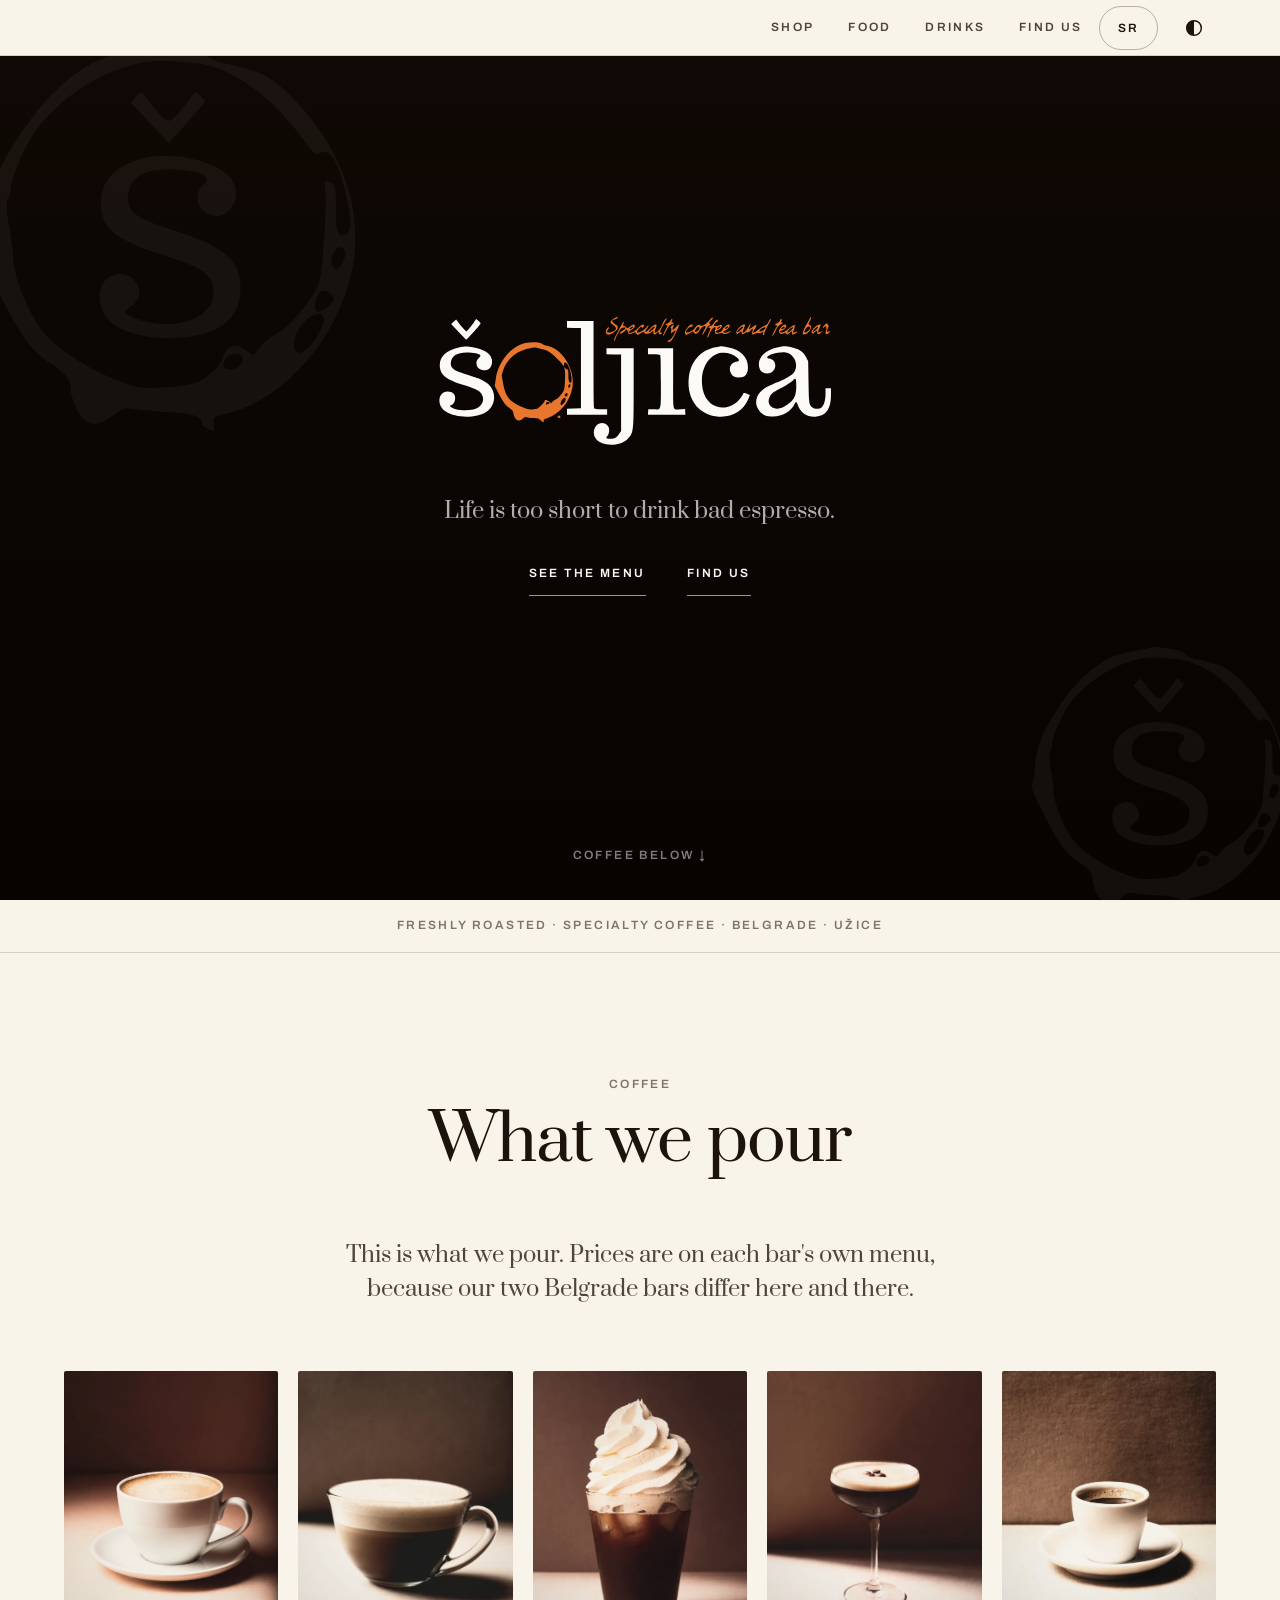
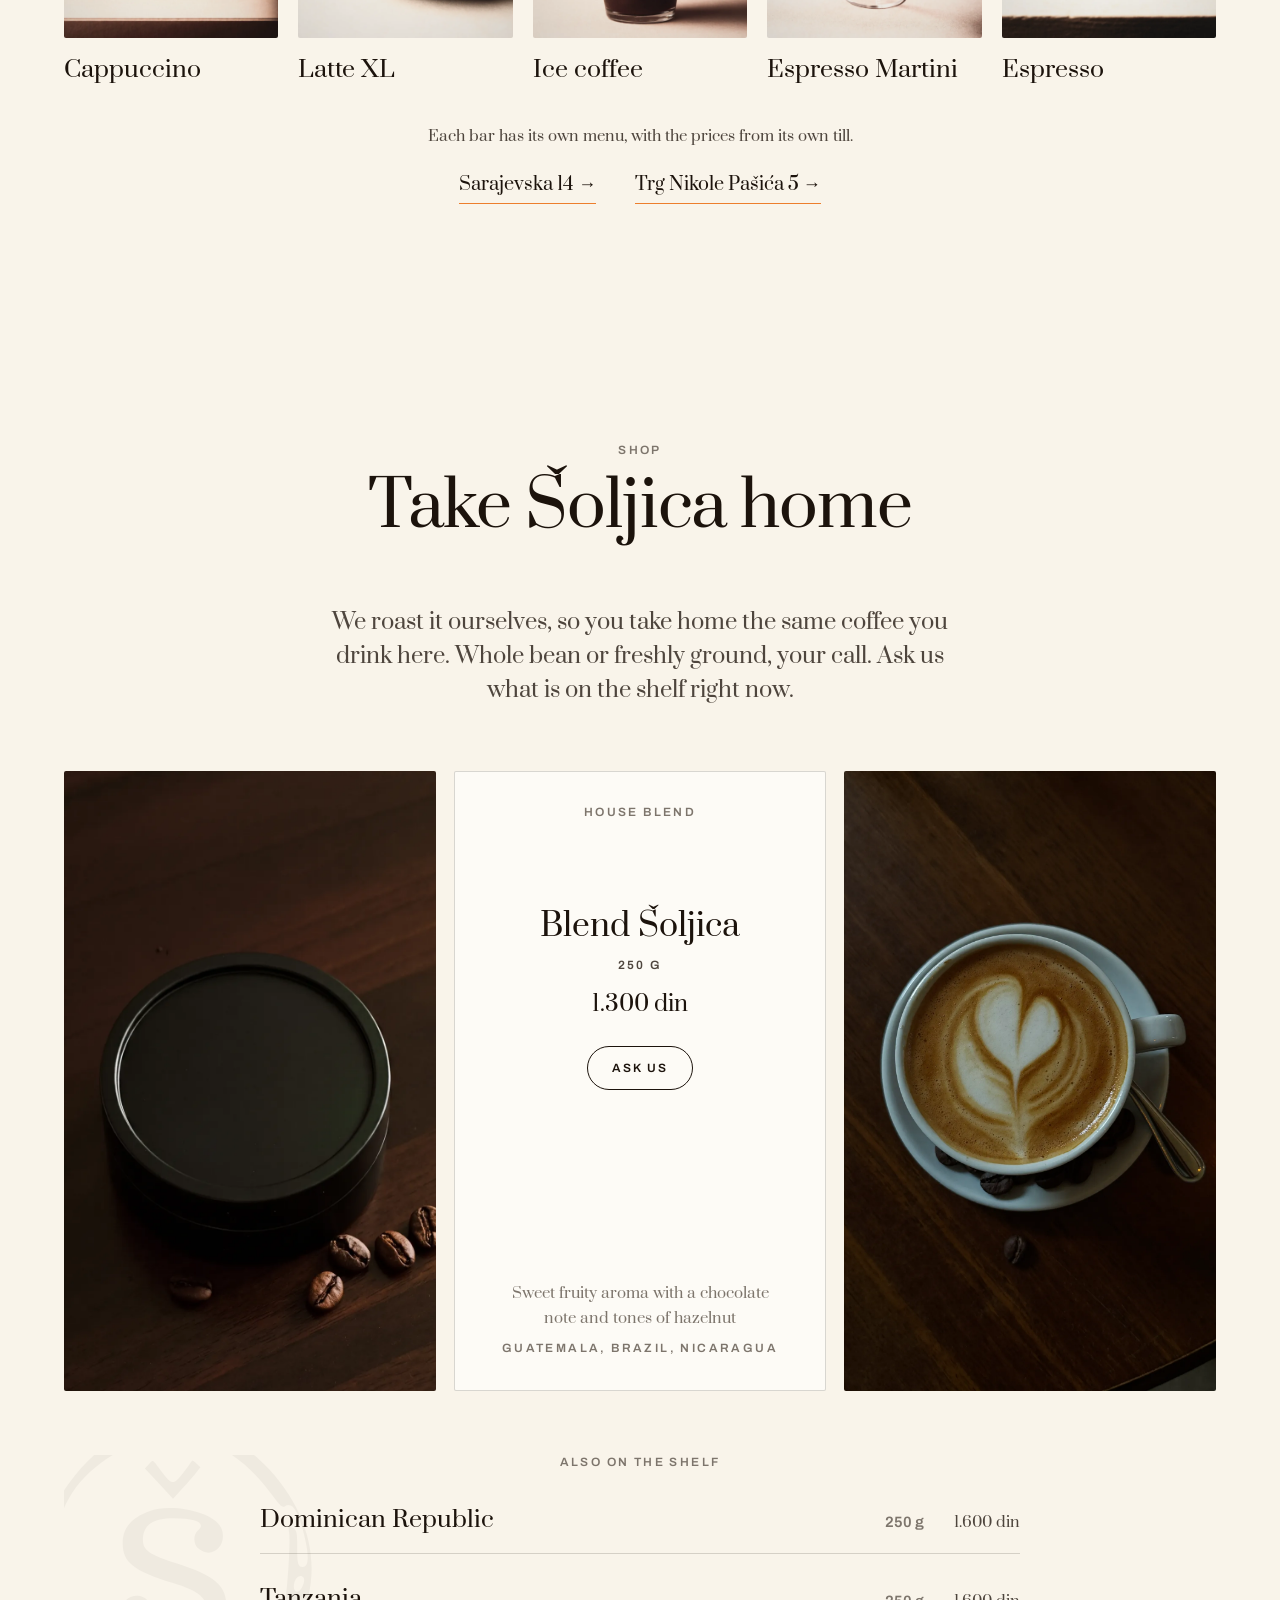
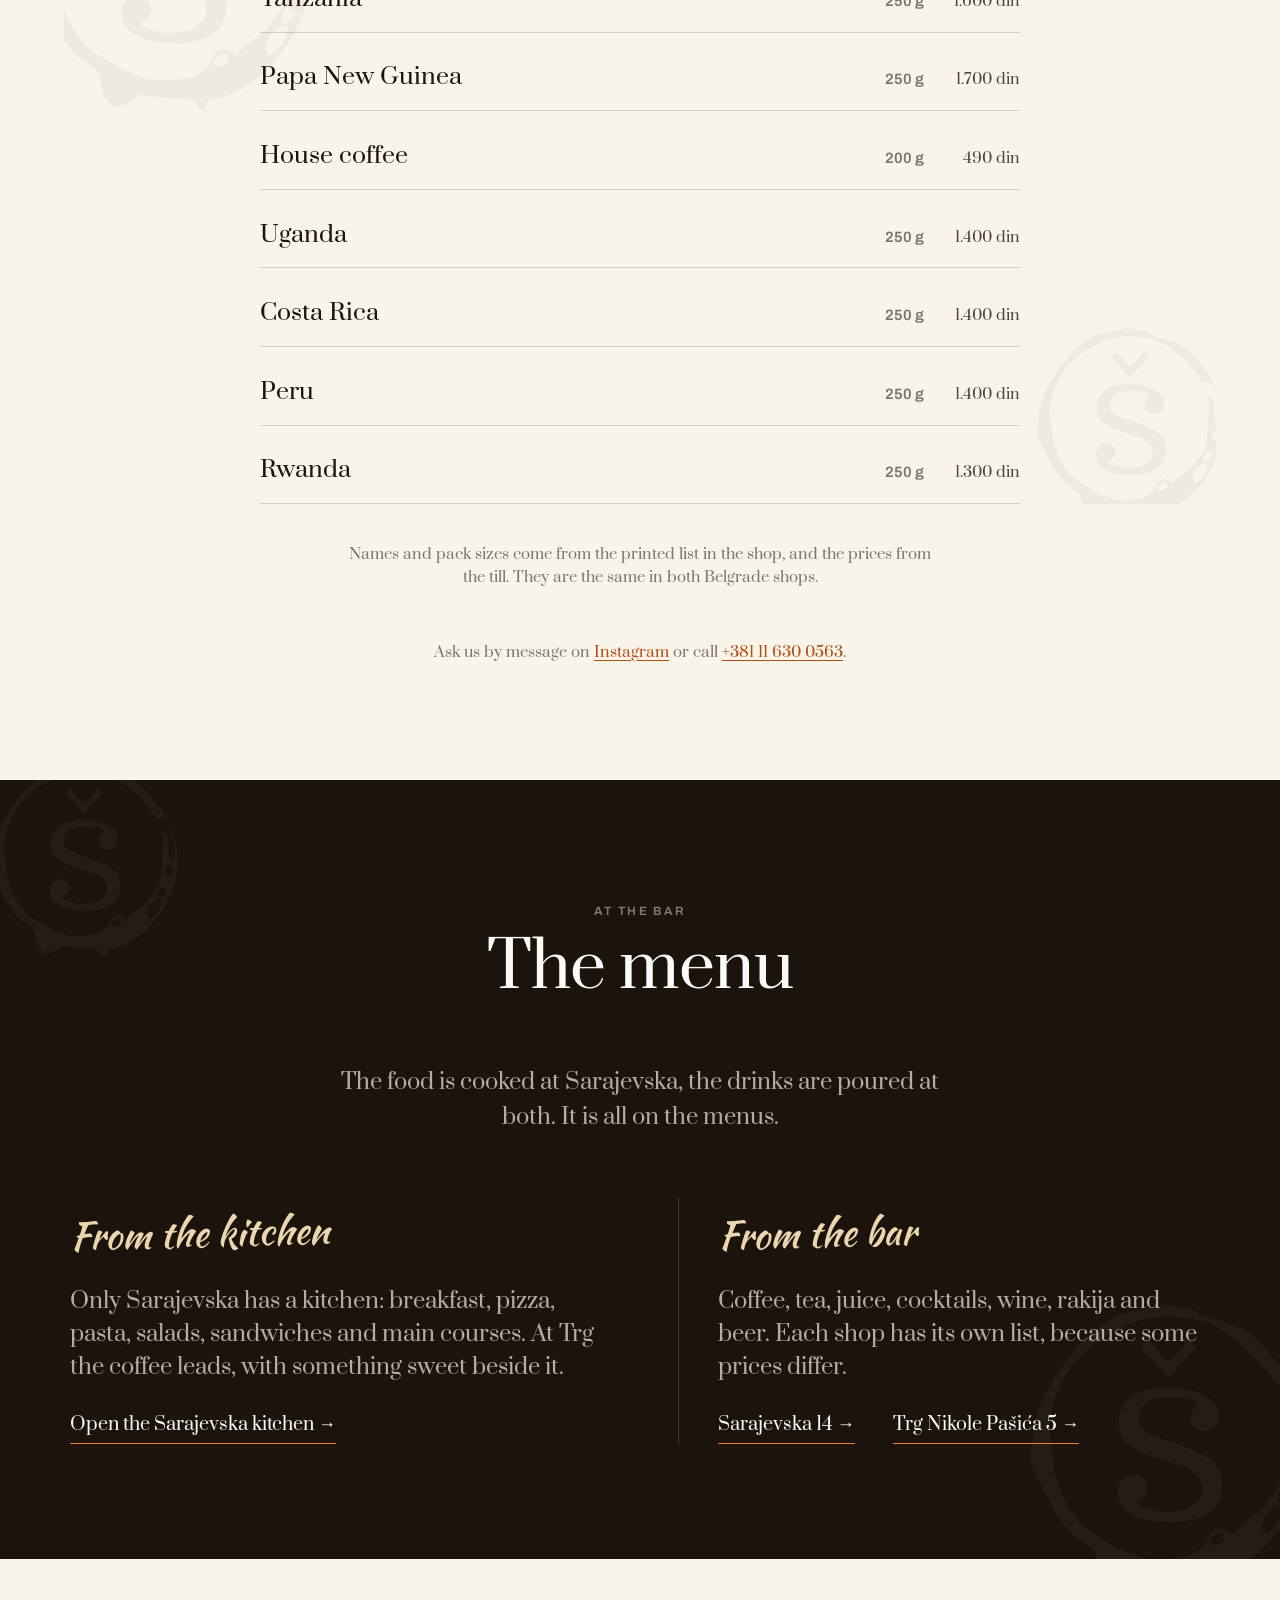
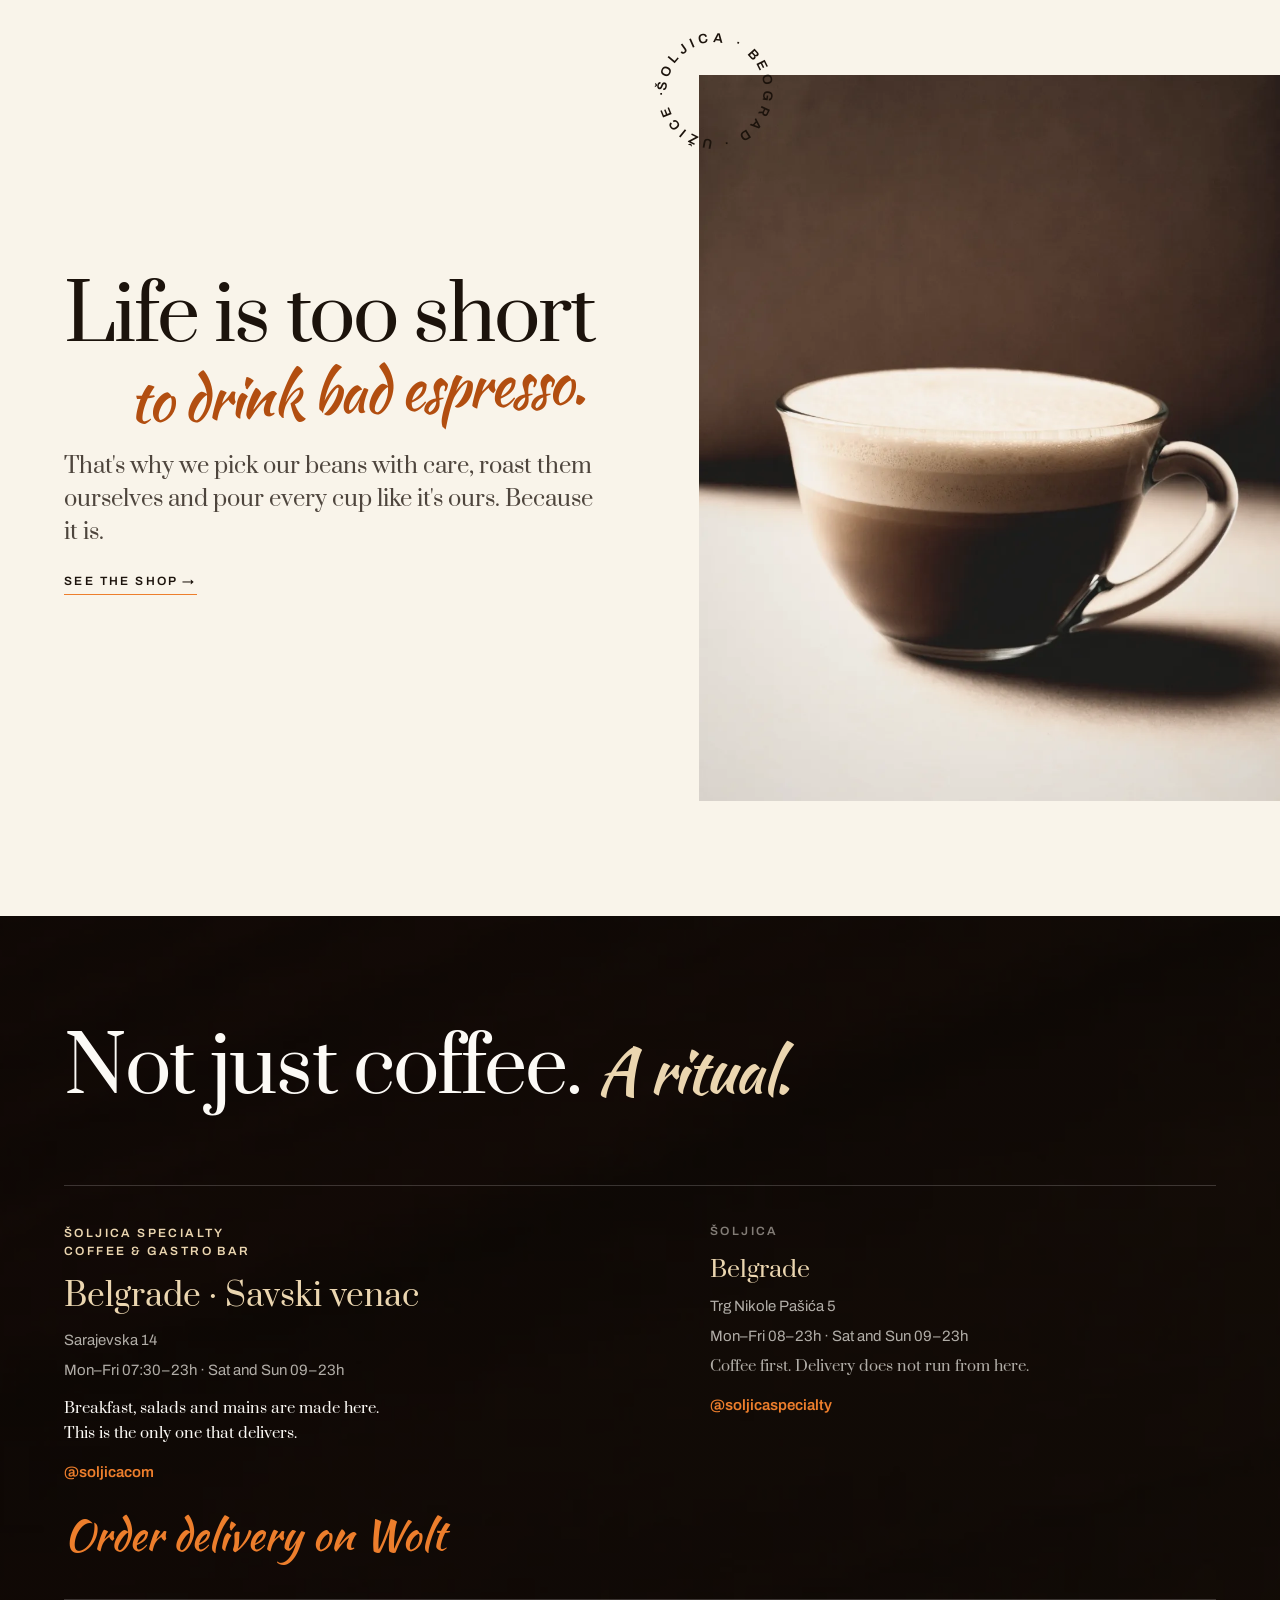
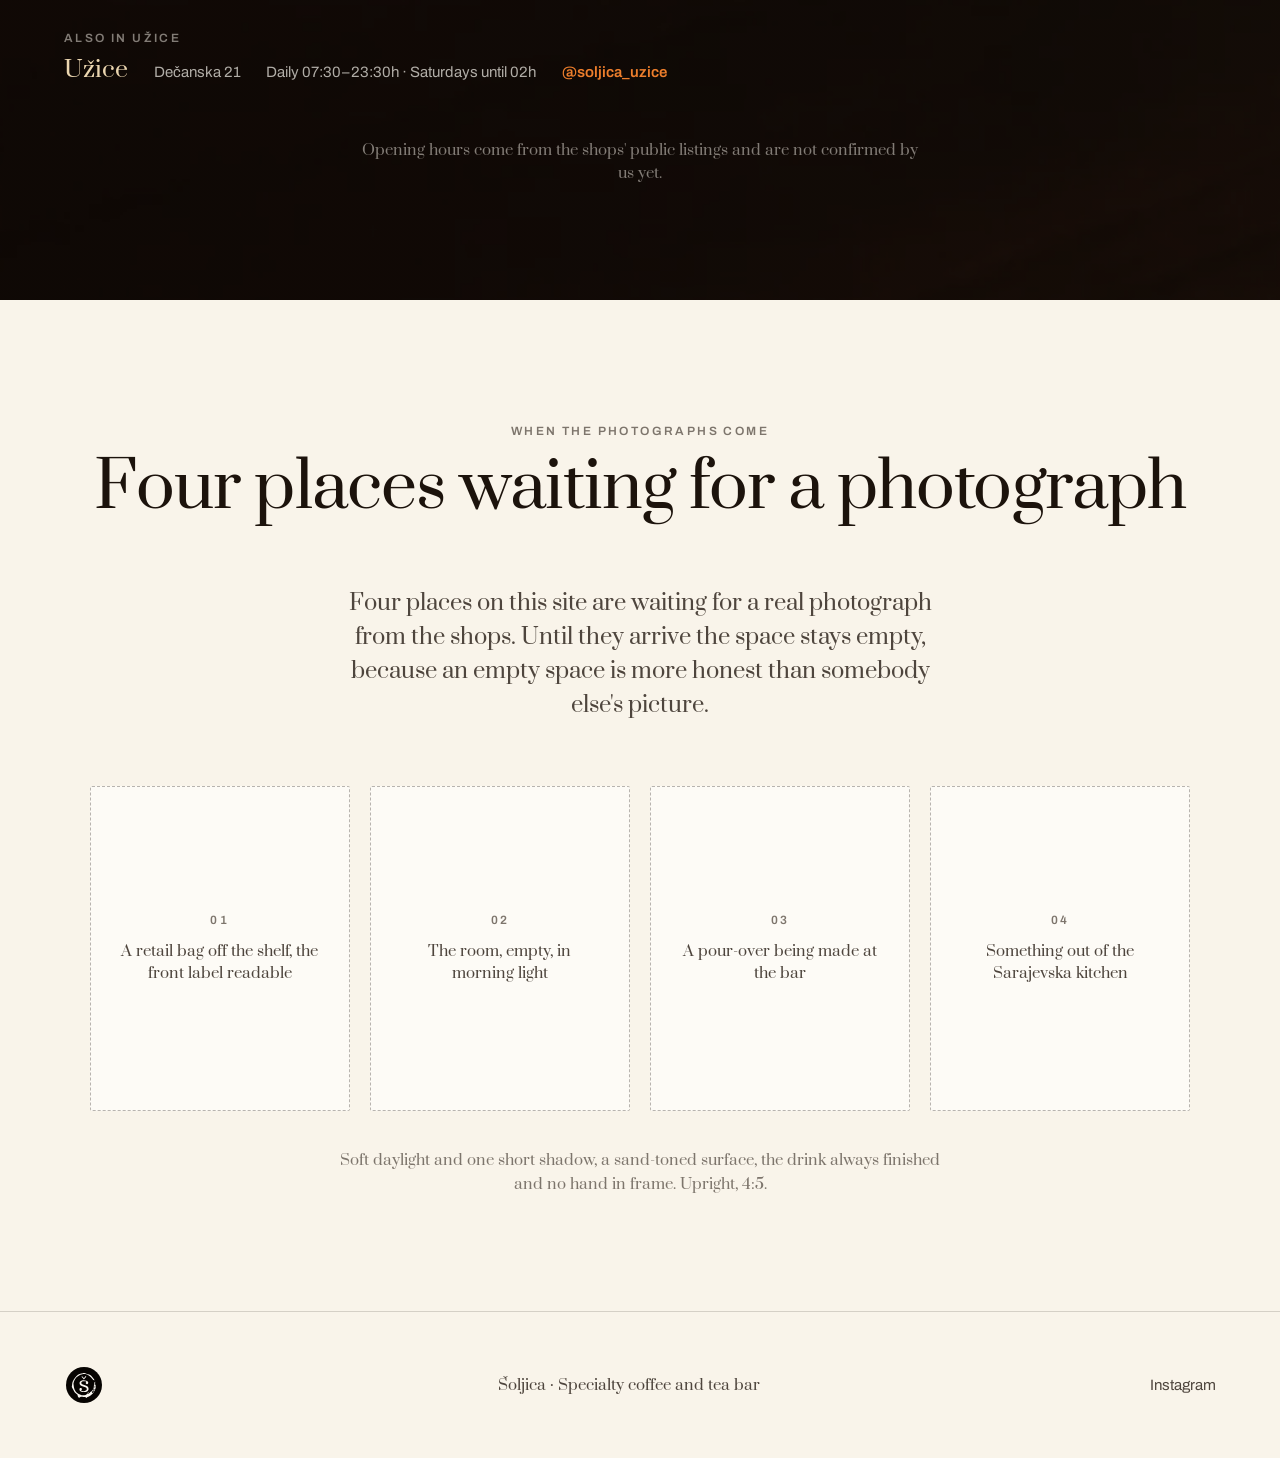
<file: en.html>
<!doctype html>
<html lang="en">
<head>
<meta charset="utf-8">
<meta name="robots" content="noindex, nofollow">
<meta name="viewport" content="width=device-width, initial-scale=1">
<title>Šoljica · Specialty coffee and tea bar</title>
<meta name="description" content="Šoljica: specialty coffee, roasted in-house. Belgrade and Užice." data-content-en="Šoljica: specialty coffee, roasted in-house. Belgrade and Užice.">
<link rel="preconnect" href="https://fonts.googleapis.com">
<link rel="preconnect" href="https://fonts.gstatic.com" crossorigin>
<link href="https://fonts.googleapis.com/css2?family=Prata&family=Kaushan+Script&family=Archivo:wdth,wght@62..125,400..900&display=swap" rel="stylesheet">
<!-- The two language versions of this page, declared to a machine rather than only to a
     reader. Both pages list BOTH alternates plus x-default, which is what makes the set
     valid, and the list is identical on each: en.html is RENDERED from this file, and
     these hrefs carry no data-href-en, so the render leaves them exactly as they are. -->
<link rel="alternate" hreflang="sr" href="index.html">
<link rel="alternate" hreflang="en" href="en.html">
<link rel="alternate" hreflang="x-default" href="index.html">
<link rel="stylesheet" href="assets/base.css">
<style>
  /* ============================================================================
     Šoljica home page: quiet luxe editorial register (rebuild T2, 2026-08-11)
     Cream and ink, ONE ember accent pulled from the logotype, generous air.
     joejuice.com's structure only; none of its voice. Spec:
     brainstorms/2026-08-11-soljica-rebuild-spec.md, criterion 3.

     THE TOKENS, THE RESET, THE NAV, THE SECTION SCAFFOLDING AND THE FOOTER LIVE
     IN assets/base.css since the site gained a second page (T7, 2026-08-13).
     They are linked above, so they still cascade before everything here. What
     is left in this file is what only the home page has: the hero, the rail, the
     shop, the menu board, the slogan and the three shops.
     A colour in the STYLESHEET here is still always a var() declared on base.css's
     :root: no oklch( / rgb( / hsl( and no hex.
     THE MARKUP NOW CARRIES HEX, AND THAT IS THE RULE'S ONE EXCEPTION RATHER THAN A
     BREACH OF IT (D1 and D2, 2026-08-16). Every #e8762c in this file is inside an
     inlined brand mark: the masthead's logotype, and the hero's word and strapline
     layers. It is the ember of the traced mark itself, and it is deliberately NOT a
     token, because a token is a thing a register is allowed to remap and a brand mark
     is not. The letterforms beside it ARE on currentColor, which is how the mark takes
     the page's ink without anyone repainting the ember with it. Bare # also still
     appears as href targets.
     ============================================================================ */

  /* ---------- hero: the lockup on ink, one line, two flat actions ----------
     STAYS DARK ON PURPOSE, and D2 (2026-08-16) changed the reason without changing the
     answer. It used to be that assets/logo.svg's letterforms are WHITE and would be
     invisible on cream, and that recolouring a brand mark to suit a background is not a
     call a rebuild gets to make. The mark is inlined on currentColor now and could sit on
     either ground, so what keeps the hero on ink is the design rather than the file: one
     band of ink at the top of the page, and the cream starting one band below.

     THE LOCKUP IS TWO LAYERS IN ONE BOX, and the split is what D3's sequence needs.
     assets/logo-word.svg is the word plus the ember o-ring the docking coin hands over
     to; assets/logo-strapline.svg is the printed strapline in a tight box of its own, so
     that a reveal can advance one LETTER at a time instead of one letter of the whole
     602x210 logotype. Both are split out of assets/logo.svg by subpath position with
     nothing redrawn, and the split is provably lossless: the letterform path is identical
     to the whole mark's, and the whole mark's 30 ember subpaths are exactly the o-ring's 7
     plus the strapline's 23, with none missing and none invented. Both are INLINED for
     the reason the masthead's mark is: an <img> cannot take currentColor. */
  .hero {
    position: relative;
    padding: 0;   /* it is a <section>, and the generic section rule would give it 160px of band padding */
    min-height: calc(100svh - var(--nav-h));
    background: linear-gradient(180deg, var(--band-deep) 0%, var(--band-floor) 100%);
    color: var(--on-band);
    display: grid; grid-template-rows: 1fr auto;
    overflow: hidden;
    text-align: center;
  }
  .ph-chip { display: none; }

  /* The ambient monogram twice, far under the ink at 4.5%, clipped by its own box so nothing
     escapes the hero.

     IT DOES NOT DRIFT ANY MORE (2026-08-16), and this is the third time goolio reported a
     moving logo. The first two were real faults in phase 3 and were fixed. The third was this:
     `drift1` 26s and `drift2` 34s, both infinite alternate, so these two marks never stopped.
     Measured with the page held still at scroll 500 for three seconds, the masthead's mark was
     unchanged at [72, 4.48, 132] while m1 travelled from translate(3.9, 2.7) rotate(0.6deg) to
     translate(9.1, 6.2) rotate(1.4deg). They read as "the logo still moves" precisely where he
     said, at the END of the hero, because by then the lockup has flown and the band is empty
     apart from these.
     They were the one thing added beyond what D2's ticket asked for and were flagged as his to
     veto in one number. Static is the veto. The marks stay, as texture. */
  .hero-marks { position: absolute; inset: 0; overflow: hidden; pointer-events: none; }
  .hero-marks img {
    position: absolute; opacity: 0.045;
    max-width: none;   /* the global img max-width:100% would shrink these to the hero's own width */
  }
  .hero-marks .m1 { width: 620px; left: -140px; top: -120px; }
  .hero-marks .m2 { width: 420px; right: -90px; bottom: -80px; }

  .hero-core {
    position: relative; z-index: 1;
    display: grid; place-content: center; justify-items: center;
    padding: var(--gutter);
  }
  /* ONE element from the first frame to the masthead: .hero-lock is what D3 will travel,
     which is why the spacing moved off .hero-core and onto it. A full-height centring
     parent cannot be scaled toward a 132px slot; a tight box around the three things that
     actually move can. */
  .hero-lock { display: grid; justify-items: center; gap: clamp(1.8rem, 5svh, 3.2rem); transform-origin: 50% 50%; }
  .wordmark { position: relative; }
  .wm { position: relative; display: block; width: clamp(240px, 32vw, 460px); aspect-ratio: 602 / 210; }
  .wm-word { position: absolute; inset: 0; }
  .wm-word svg { width: 100%; height: auto; display: block; }
  /* The strapline's own tight box, laid back over the mark at exactly the place the trace
     puts it: 247/602, 11/210, 337/602 and 42/210 of the logotype's box, which is its own
     viewBox read as fractions of the whole. Taking this from the file rather than by eye is
     what makes two layers register as one mark. */
  .wm-strap { position: absolute; left: 41.030%; top: 5.238%; width: 55.980%; height: 20%; }
  .wm-strap svg { width: 100%; height: 100%; display: block; }

  /* ---------- the sequence, and it is an OPT-IN ON TOP of the static hero (D3) ----------
     goolio, 2026-08-15: "Š goes to the O in Šoljica and fades. At the same time the letters
     'Specialty coffee and tea bar' appear like someone writing them with an invisible
     pencil, and it goes to the left up corner as site logo."

     html.hero-seq is set before first paint by the head script, and only when JS runs AND
     the visitor has not asked for reduced motion. NOTHING BELOW EXISTS WITHOUT IT, which is
     what makes D2's hero the answer to all four failures at once: no JS, reduced motion,
     assets/hero.js never arriving (the head script's own watchdog) and assets/hero.js
     throwing (its fail()). The deleted cine track used the same shape and it was right.

     THE MASTHEAD'S MARK IS HIDDEN ONLY UNDER THIS CLASS, which is the one place the design
     system's exploration could not ship as it stood: there the nav slot starts empty, so a
     visitor with no JS would get a masthead with no mark in it at all. Here D1's mark is
     visible by default and the sequence borrows it, because the travelling lockup IS the
     mark until it lands. `visibility` and not `opacity`, or the bar holds an invisible link
     a keyboard can tab into for the whole first screen. */
  html.hero-seq .hero { overflow: visible; }   /* phase 3 carries the lockup out of the hero; .hero-marks keeps its own clip, so nothing else escapes */
  html.hero-seq .hero-core { z-index: 25; pointer-events: none; }   /* over the masthead's 20 as it lands on it */
  html.hero-seq .hero-core a { pointer-events: auto; }

  /* PHASE 3 IS A SCROLL-DRIVEN CSS ANIMATION AND NOT A SCROLL HANDLER (2026-08-16), and the
     change was forced by a defect goolio could see: driven from JavaScript the mark jumped
     several times before settling into the masthead. The geometry was never wrong. A page
     scrolls on the compositor and a handler runs on the main thread, so any frame presented
     before the handler ran painted the mark at its previous transform, and past the middle of
     the travel the transform is holding the mark STILL against a moving page, which turns one
     late frame into a full-scroll-delta drop and snap. assets/hero.js has the measurements.
     Here is the shape only: the flight on .hero-lock, the line leaving ahead of it, and the
     masthead's own mark arriving as the travelling copy goes, all three on one timeline, the
     document's own scroll, over the px range hero.js measured.

     html.hero-fly IS A SECOND AND NARROWER OPT-IN THAN html.hero-seq, set by the same head
     script and only where `animation-timeline: scroll()` exists. A browser without scroll
     timelines is not sent to the static hero: phases 1 and 2 are ordinary CSS animations and
     work there, so it keeps them and keeps D1's masthead mark visible from the first frame,
     and simply never flies. Sending it to the static hero would throw two working phases away
     to avoid a third. */
  html.hero-seq.hero-fly .nav-mark {
    visibility: hidden;
    animation: hero-nav-in linear both;
    animation-timeline: scroll(root block);
    animation-range: var(--fly-from, 0px) var(--fly-to, 1px);
  }
  html.hero-seq.hero-fly .hero-lock {
    will-change: transform;
    animation: hero-to-nav linear both;   /* @keyframes generated by assets/hero.js, from measured layout */
    animation-timeline: scroll(root block);
    animation-range: var(--fly-from, 0px) var(--fly-to, 1px);
  }
  html.hero-seq.hero-fly .hero-say {
    animation: hero-say-out linear forwards;
    animation-timeline: scroll(root block);
    animation-range: var(--say-from, 0px) var(--say-to, 1px);
  }
  /* The masthead's copy is hidden for the whole flight and takes over at the end of it, where
     the two are the same mark at the same size in the same place, so the swap has nothing to
     give it away. It has to happen at all because the keyframes stop there: past the end of
     the range the transform is held, and a held transform scrolls away with its hero. */
  @keyframes hero-nav-in { 0%, 99.9% { visibility: hidden; } 100% { visibility: visible; } }
  /* The line and the two actions leave first, so what travels the last stretch is the mark
     alone, and they stop taking clicks as soon as they start going, or two invisible links
     ride over the masthead's own. */
  @keyframes hero-say-out { from { opacity: 1; } to { opacity: 0; pointer-events: none; } }

  html.hero-seq .hero-say { opacity: 0; transition: opacity 0.7s var(--ease); }
  html.hero-seq .hero-foot span { opacity: 0; transition: opacity 0.6s var(--ease); }
  html.hero-seq .hero-arrived .hero-say,
  html.hero-seq .hero-arrived .hero-foot span { opacity: 1; }

  /* THE THREE ANIMATIONS SHARE ONE t=0 AND ARE PARKED UNTIL assets/hero.js HAS MEASURED.
     Parked rather than delayed: the dock cannot start before the script has handed over
     --dock-x/y/s, and a delay would start it against the wrong numbers if the script were
     slow. .hero-play is the go signal, .hero-arrived is the end state with no animation at
     all, which is what a visitor already scrolled past the hero gets.

     PARKING IS ALSO WHAT MAKES THE SEQUENCE PHOTOGRAPHABLE. tools/hero-filmstrip.html seeks
     these three by setting a negative animation-delay and pausing them, which is a thing a
     requestAnimationFrame loop cannot offer: a headless browser gives an rAF hero about
     three frames and then stops producing them, and D3's first filmstrip was six identical
     frozen panes because of it. */
  html.hero-seq .hero-coin { animation: hero-dock 1.45s cubic-bezier(0.215, 0.61, 0.355, 1) forwards paused; }
  html.hero-seq .wm-word { animation: hero-word 1.45s linear forwards paused; }
  html.hero-seq .hero-play .hero-coin,
  html.hero-seq .hero-play .wm-word,
  html.hero-seq .hero-play .wm-strap { animation-play-state: running; }
  /* .hero-skip IS NOT .hero-arrived, and conflating them was a real bug that the filmstrip
     caught. .hero-arrived only means "phase 1 has landed, so the line may come in", and it
     arrives at 1450ms while phase 2 is still writing; if it also killed the animations it
     would snap the strapline to fully written half a second into a 1.7s reveal. .hero-skip
     is the separate thing: the visitor was already past the hero on load, so there is no
     sequence to play and every layer takes its end state at once. */
  html.hero-seq .hero-skip .hero-coin,
  html.hero-seq .hero-skip .wm-word,
  html.hero-seq .hero-skip .wm-strap { animation: none; }
  html.hero-seq .hero-skip .hero-coin { opacity: 0; }
  html.hero-seq .hero-skip .wm-strap { -webkit-mask-position: 0 0; mask-position: 0 0; }

  /* The coin travels and scales to the three measured numbers, and CLEARS BEFORE IT LANDS:
     at 94% it is still solid and at 100% it is gone, so what hands over to the o is the
     ring and never a fading coin sitting on top of a letter. */
  @keyframes hero-dock {
    from { transform: translate(0, 0) scale(1); opacity: 1; }
    94%  { opacity: 1; }
    to   { transform: translate(var(--dock-x, 0px), var(--dock-y, 0px)) scale(var(--dock-s, 1)); opacity: 0; }
  }
  /* The word arrives AROUND the coin while it is still travelling, so the coin reads as
     becoming the o rather than fading out over the middle of the word. */
  @keyframes hero-word {
    0%, 50%   { opacity: 0; }
    76%, 100% { opacity: 1; }
  }

  /* PHASE 1's travelling coin. It is assets/monogram-mark.svg, the monogram WITHOUT its
     baked ink disc, for the reason the deleted track recorded: the disc showed as a lighter
     ring against the hero's own ground. It exists only under the opt-in, so a static hero
     never carries a stray mark, and it is centred by a grid rather than by a transform,
     because the transform is the thing the script drives. */
  .hero-coin-stage { display: none; }
  html.hero-seq .hero-coin-stage {
    display: grid; place-items: center;
    position: absolute; inset: 0; pointer-events: none;
  }
  .hero-coin { display: block; width: min(34svmin, 240px); aspect-ratio: 259 / 251; will-change: transform, opacity; }
  .hero-coin img { width: 100%; height: auto; max-width: none; }

  /* PHASE 2, and it is CSS rather than script. The strapline writes itself under a mask
     sweep on a STEPS function: 24 ticks, one per letter of "Specialty coffee and tea bar",
     so the letters ARRIVE one at a time instead of being wiped on. Nothing marks the edge
     of the reveal, no caret and no pencil tip (goolio, 2026-08-15). The 1.5s delay is the
     dock's own length, so the coin lands first and then the line writes.
     `black` here is a STENCIL, not a colour: a mask reads alpha only, so this is not the
     hex-and-var rule at the top of the file being bent. */
  html.hero-seq .wm-strap {
    -webkit-mask-image: linear-gradient(90deg, black 0 50%, transparent 50%);
            mask-image: linear-gradient(90deg, black 0 50%, transparent 50%);
    -webkit-mask-size: 200% 100%;   mask-size: 200% 100%;
    -webkit-mask-repeat: no-repeat; mask-repeat: no-repeat;
    -webkit-mask-position: 100% 0;  mask-position: 100% 0;
    animation: hero-write 1.7s steps(24, end) 1.5s forwards paused;
  }
  @keyframes hero-write { to { -webkit-mask-position: 0 0; mask-position: 0 0; } }
  .hero-foot {
    position: relative; z-index: 1; align-self: end;
    display: grid; justify-items: center;
    padding: 0 var(--gutter) clamp(22px, 4svh, 46px);
  }
  .hero-say { display: grid; justify-items: center; gap: clamp(1rem, 2.4vw, 1.6rem); }
  /* PRATA, and this is the string goolio pointed at (2026-08-16): "this text needs to be
     Prata as rest". It is prose, so the 2026-08-15 boundary always said so; what happened
     is that this rule never named a face, so it inherited --body off <body>
 and the port
     walked past it. Note the knock-on: 34ch is measured in the CURRENT face's zero, so the
     lockup's width moves with this declaration, which is why the flight re-measures on
     document.fonts.ready rather than once at load. */
  .tagline {
    max-width: 34ch; font-family: var(--display);
    font-size: var(--t-lead); line-height: 1.4; color: var(--on-band-soft); text-wrap: balance;
  }
  .hero-actions { display: flex; flex-wrap: wrap; justify-content: center; gap: clamp(1.2rem, 4vw, 2.6rem); }
  .hero-link {
    display: inline-flex; align-items: center; min-height: 44px;
    color: var(--on-band); text-decoration: none;
    border-bottom: 1.5px solid var(--accent);
    transition: color var(--dur) var(--ease), border-color var(--dur) var(--ease);
  }
  .hero-link:hover { color: var(--crema); border-color: var(--crema); }
  .scroll-hint { color: var(--on-band-faint); white-space: nowrap; }

  /* THE 250svh CINE TRACK IS GONE (D2, 2026-08-16), and it was deleted rather than left
     dormant. It ran from 2026-07-17: html.cine turned the hero into a scrub track where
     the Š-coin docked its ring onto the logotype's o, the o birthed a DRAWN cup, the cup
     grew and turned from a top view into a front view, and the tagline arrived. Its CSS,
     its drawn-cup SVG, its head script and its 97 lines of scroll maths all left in one
     commit. What replaces it is goolio's own sequence (2026-08-15): the cup is gone, and
     the lockup travels into the masthead instead of blooming in the middle of the page.
     Keeping the old track dormant beside the new one would leave two heroes in one file,
     each correct on its own and neither ever read again. D3 carries the new motion; this
     ticket ships the state it starts and ends in. */

  /* ---------- brand strip: the first line of cream after the ink hero ---------- */
  .strip {
    background: var(--ground);
    color: var(--text-faint);
    text-align: center;
    padding: 18px var(--gutter);
    border-bottom: 1px solid var(--rule);
  }

  /* section, .sec-label, .uvod and .napomena are the site's section anatomy and
     live in assets/base.css. These two are the home page's own bands recolouring
     the marker against ink. */
  .menu .napomena { color: var(--on-band-faint); }
  .ritual .napomena { color: var(--on-band-faint); margin-top: clamp(2rem, 3.5vw, 3rem); }

  /* ---------- rail: the page's engine, five of his drinks and the door to the menus ----------
     joejuice's "most popular products" row with the claim removed: nobody has
     told us what sells. No ordering action lives here on purpose; the rebuild
     spec's criterion 6 gives the one order link to Sarajevska.

     NO PRICES SINCE THE POS BATCH'S T17 (2026-08-14), and the reason is not that
     the old ones were wrong. They were the printed book's counter prices, put
     here by the menu batch's T4 after the 2026-08-11 Wolt DELIVERY harvest was
     found on this page. What retires them is that ONE number cannot answer for
     two shops: the tills at Trg and Sarajevska disagree on 14 products, so a
     price on the home page is either a claim about one bar that does not say
     which, or a claim about both that is false. The five cards keep the name and
     the photograph, and the price now lives where the shop is named, one page
     each. The category-range line that sat under them (menu batch T4, criterion
     6) went with them, mechanism included: it was computed from the book, and
     the book no longer prices this site.

     PHOTO BINDING (the decision the rebuild batch's T4 was asked to settle): the
     tile is TEMPLATE-owned and bound by nth-child, not a content field.
     cms/engine.mjs clones item 1 as the prototype and substitutes data-slot TEXT
     only, so a photo could only ride along as a filename in a text field that
     some script then has to resolve: a new failure mode, for a value the owner
     has no way to upload anyway. Any card without a photograph of its own falls
     back to the Š-coin on ink, which is what a SIXTH item added through the CMS
     gets. THE ORDER OF THESE FIVE IS THE PHOTO ORDER: cappuccino, latte XL, ice
     coffee, espresso martini, espresso.

     ALL FIVE CARDS CARRY A PHOTOGRAPH SINCE L2 (2026-08-16). Card 5 used the coin
     fallback for a stated reason: "no product frame was ever shot for a plain
     espresso". The -v5 batch shot one, so the reason is spent, not overruled. The
     fallback itself is untouched and still covers card 6 onward. */
  .rail {
    display: grid; grid-template-columns: repeat(5, 1fr);
    gap: clamp(12px, 1.6vw, 26px);
    max-width: 1320px; margin: 0 auto;
  }
  .rail-card { display: grid; align-content: start; gap: 0.3rem; }
  .rail-shot {
    aspect-ratio: 4 / 5; margin-bottom: 0.9rem;
    border-radius: var(--r-tile);
    background-color: var(--band);   /* --band, not --band-deep: in dark the hero's ink IS the page ground, and a tile the colour of the page is not a tile */
    background-image: url("assets/monogram-mark.svg");
    background-repeat: no-repeat; background-position: center; background-size: 34%;
  }
  .rail-card:nth-child(1) .rail-shot { background-image: url("assets/rail-cappuccino-v5.webp"); }
  .rail-card:nth-child(2) .rail-shot { background-image: url("assets/rail-latte-xl-v5.webp"); }
  .rail-card:nth-child(3) .rail-shot { background-image: url("assets/rail-ice-coffee-v5.webp"); }
  .rail-card:nth-child(4) .rail-shot { background-image: url("assets/rail-espresso-martini-v5.webp"); }
  .rail-card:nth-child(5) .rail-shot { background-image: url("assets/rail-espresso-v5.webp"); }
  .rail-card:nth-child(-n+5) .rail-shot { background-size: cover; background-color: var(--photo-cool); }
  .rail-card h3 {
    font-family: var(--display); font-weight: 400;
    font-size: var(--t-h4); line-height: 1.14; letter-spacing: 0;
    text-wrap: balance;
  }
  /* The h3 carried min-height: 2.28em so a wrapped name still left the prices on one
     line. T17 took the prices, so the reserved second line was reserved for nothing and
     showed as dead space under every short name. */

  /* ---------- the rail's route: one door per shop (criterion 31) ----------
     Where the computed range line used to sit. Both links are TEMPLATE-owned, like
     the bar switcher on the menu pages and for the same reason: which shops exist
     and what their pages are called is the site's own structure, not the owner's
     copy, and a chat edit that renamed one would leave the home page pointing at a
     page no bar has. The sentence above them IS a slot, because "our two bars do not
     price everything alike" is a thing about his business he may want to word
     himself. Sarajevska leads, as it does in #gde. */
  .rail-route {
    max-width: 60ch; margin: clamp(2rem, 3.2vw, 2.8rem) auto 0;
    text-align: center;
  }
  .rail-route-copy {
    font-family: var(--display);   /* prose (2026-08-16, L1) */
    font-size: var(--t-fine); line-height: 1.5;
    color: var(--text-soft); text-wrap: pretty;
  }
  .rail-doors {
    margin-top: 1.4rem;
    display: flex; flex-wrap: wrap; justify-content: center;
    /* the row gap is 1.6rem and not less on purpose: each door carries an invisible
       44px hit box centred on a ~21px link, so stacked doors closer than that would
       hand one link's bottom half to the other's tap target */
    gap: 1.6rem clamp(1.6rem, 3vw, 2.6rem);
  }
  /* AMBIGUOUS, decided rather than assumed (2026-08-16, L1). The door's text is an ADDRESS,
     and the design system's own boundary card sets "Sarajevska 14" in Archivo. It does so in
     the LOCATIONS BAND, where the address is a data line under a city heading. Here the same
     string is a destination NAME on a reading-size link, and its twin .route-link is a whole
     sentence. Two doors doing one job on one page must not be set in two faces, so both are
     Prata. What stays Archivo is the address AS DATA, in #gde, which is unchanged. */
  .rail-door {
    display: inline-block; position: relative;
    font-family: var(--display);
    color: var(--text); text-decoration: none;
    border-bottom: 1.5px solid var(--accent); padding-bottom: 4px;
    transition: color var(--dur) var(--ease);
  }
  .rail-door::after {   /* same invisible 44px hit box as .slogan-link, and for the same reason */
    content: ""; position: absolute; left: 0; right: 0;
    top: 50%; height: 44px; transform: translateY(-50%);
  }
  .rail-door:hover { color: var(--accent-text); }

  /* ---------- shop: the house blend between two photographs, then the shelf ---------- */
  .mix-list {
    display: grid; gap: clamp(12px, 1.4vw, 24px);
    grid-template-columns: repeat(3, 1fr);
    max-width: 1320px; margin: 0 auto;
  }
  .tile-photo {
    position: relative; border-radius: var(--r-tile); overflow: hidden; min-height: 620px;
    background-color: var(--photo-cool);
    background-image: radial-gradient(80% 60% at 50% 40%, var(--photo-warm) 0%, var(--photo-cool) 100%);
    background-size: cover; background-position: center;
  }
  .tile-photo.t-tin   { background-image: url("assets/tin.webp"); background-size: 175%; background-position: 50% 42%; }
  .tile-photo.t-latte { background-image: url("assets/latte.webp"); }
  /* .t-night is gone since T5 of the menu batch: the shop grid's second row held two invented
     blends and a third photograph, and the real lineup is a list of ten bags, not more cards.
     That class carried the old rail-espresso.webp, which nothing else on the page used, so the
     shot left the site with it; L2 then deleted that whole superseded set. night.webp had
     already left at T4 (two part-poured cups, a hand in frame) and is still in assets/, off
     the page. */
  .tile-photo.t-pour  { background-image: url("assets/rail-latte-xl-v5.webp"); }
  .tile-photo .ph-chip { left: 12px; bottom: 12px; }
  .mix { /* card anatomy: label top, name+weight+action center, note and origins at the foot */
    background: var(--ground-lift);
    border: 1px solid var(--rule);
    border-radius: var(--r-tile);
    min-height: 620px;
    display: flex; flex-direction: column; align-items: center;
    text-align: center; padding: clamp(1.8rem, 2.6vw, 2.6rem) 1.6rem;
  }
  /* the SRB circle (.stamp-origin) went with the invented blends: it read as an origin, and
     the real blend prints three of them (Guatemala, Brasil, Nicaragua) at the card's foot */
  .mix-label { flex: 0 0 auto; color: var(--text-faint); }
  .mix-mid { margin: auto 0; display: flex; flex-direction: column; align-items: center; gap: 0.85rem; }
  .mix-foot { margin-top: auto; padding-top: 1rem; display: grid; gap: 0.7rem; justify-items: center; }
  .mix h3 {
    font-family: var(--display); font-weight: 400;
    font-size: var(--t-h3); letter-spacing: 0; line-height: 1.12;
    color: var(--text);
  }
  .mix .weight { color: var(--text-soft); }
  /* The blend's price (T18). It sits under the weight rather than beside it because .mix-mid
     is a centred column and a name/weight/price row would have to invent a horizontal rhythm
     the card does not otherwise have.

     PRATA SINCE 2026-08-16 (L1), and it loses its 600 in the same move, for the reason
     .row-price gives in assets/base.css: prices are on the display face and Prata has one
     cut, so 600 was asking the browser to synthesise a bold. This one needs no tabular
     column either: it is a centred line in a centred card, not a right edge in a list. */
  .mix .mix-price { font-family: var(--display); font-size: var(--t-lead); color: var(--text); }
  /* the printed book's ONE tasting note, and the design system's boundary card sets this
     exact string in the Prata column */
  .mix .notes { font-family: var(--display); color: var(--text-faint); font-size: var(--t-fine); max-width: 28ch; }
  .mix .origins { color: var(--text-faint); }
  .order {
    margin-top: 0.6rem;
    border: 1.5px solid var(--text); border-radius: var(--r-pill);
    color: var(--text); font: 600 var(--t-micro)/1 var(--body); letter-spacing: 0.18em; text-transform: uppercase;
    padding: 13px 24px; text-decoration: none; min-height: 44px; display: inline-flex; align-items: center;
    transition: background-color var(--dur) var(--ease), border-color var(--dur) var(--ease), color var(--dur) var(--ease);
  }
  .order:hover { background: var(--accent); border-color: var(--accent); color: var(--on-accent); }
  .shop .kanali { text-align: center; margin-top: clamp(2.4rem, 4vw, 3.6rem); font-family: var(--display); font-size: var(--t-fine); color: var(--text-faint); }
  /* The links inside it lost font-weight: 600 when the sentence moved to Prata (L1). This is
     the .emph rule reaching a place .emph itself cannot: the block that asks for the bold is
     the CHILD, so it names no face and the base.css weight test cannot see it. What separates
     these two links from the sentence around them is --accent-text against --text-faint,
     which is the colour-not-weight answer the house rule already prescribes. */
  .shop .kanali a {
    color: var(--accent-text); text-underline-offset: 3px;
    padding-block: 14px;   /* inline padding grows the hit box to 44px without moving the line box */
  }

  /* ---------- the shelf: the other eight bags, now with prices ----------
     This is #zrna's own row anatomy, inherited rather than invented: that section was a quiet
     list of name against a right-aligned figure, and T5 retired the section but kept the
     pattern. `.notes` is deliberately absent here: exactly one tasting note exists in the
     printed book and it belongs to the blend, in the card above.

     PRICES ARRIVED AT THE POS BATCH'S T18 (2026-08-14), and the row grew a third cell for
     them. T5 shipped weights alone because the book's retail price column is under a taped
     strip of handwritten numbers, which is `confirmed` evidence while criterion 4 gates on
     `read`. The till settles it: every bag here is an article with a code, at the same price
     at both Belgrade shops, joined on bar + POS code like any drink on a menu page. The
     weight sits between the name and the price rather than beside it, because a 200 g bag at
     490 and a 250 g bag at 1.400 are not comparable numbers unless the size is read first. */
  .shelf { margin-top: clamp(2.8rem, 5vw, 4.6rem); }
  .shelf-label { display: block; text-align: center; color: var(--text-faint); margin-bottom: clamp(1.4rem, 2.4vw, 2rem); }
  .shelf-list { display: grid; gap: clamp(1.2rem, 2vw, 1.8rem); max-width: 760px; margin: 0 auto; }
  .bag {
    display: grid; grid-template-columns: 1fr auto auto; align-items: baseline;
    gap: 0.6rem clamp(1rem, 2vw, 1.8rem);
    border-bottom: 1px solid var(--rule); padding-bottom: 0.9rem;
  }
  .bag b { font-family: var(--display); font-weight: 400; font-size: var(--t-h4); }
  .bag .weight { font-weight: 600; font-size: var(--t-fine); white-space: nowrap; color: var(--text-faint); }
  /* Prata and no 600 since 2026-08-16 (L1), the same move .row-price made on the menu pages
     and for the same two reasons: prices are on the display face, and Prata has one cut. The
     column survives it because what holds a column of Prata figures is text-align: right plus
     min-width, never the figures' own widths. */
  .bag .bag-price {
    font-family: var(--display); font-size: var(--t-fine); white-space: nowrap; color: var(--text-soft);
    /* a three-figure price and a four-figure one line up on the right edge. Do NOT write the
       example numbers out here with the currency word: cms/provenance.mjs reads a number plus
       "din" anywhere in the template as a price no store holds, and it caught this comment's
       first draft. It is right to. */
    min-width: 7ch; text-align: right;
  }

  /* ---------- jelovnik: dark menu board, two quiet columns ---------- */
  .menu { background: var(--band); color: var(--on-band); }
  .menu .sec-label { color: var(--on-band); }
  .menu .sec-label .micro { color: var(--on-band-faint); }
  .menu .uvod { color: var(--on-band-soft); }

  .menu-cols {
    display: grid; grid-template-columns: 1fr 1fr; gap: clamp(2.6rem, 6vw, 6rem);
    max-width: 1140px; margin: 0 auto;
    align-items: start;
  }
  .menu-col-title {
    font-family: var(--script); font-weight: 400;
    font-size: clamp(1.8rem, 3vw, 2.4rem); color: var(--crema);
    transform: rotate(-1.5deg);
    margin-bottom: clamp(1.2rem, 2vw, 1.8rem);
  }
  /* .dish, .dish b and .dish .notes went with the 2024 dish list at T19, and so did
     `.menu-col .napomena`, which existed to left-align the marker that said how old that
     list was. Both columns are routes now, so this section owns no list of its own.
     The second column stopped being a price list on 2026-08-12 (menu batch T4) and
     became the door to one. Its ten drinks were the same Wolt DELIVERY prices as the
     rail's, so the page quoted numbers the counter does not charge, twice. That one
     door became TWO at T20 (2026-08-14), when the single book-priced list it opened was
     deleted: there is no one page to point at any more, because the two Belgrade tills
     disagree on 14 products. The first
     column made the same move at T19, for a different reason: not that its content was
     wrong, but that it was two years old and unre-sourceable, and a real one exists on
     Sarajevska's page. The border-left is the divider BETWEEN the two, so it stays on
     the second column only. */
  .menu-route { border-left: 1px solid var(--rule-band); padding-left: clamp(1.6rem, 3vw, 2.8rem); }
  .route-copy { font-family: var(--display); color: var(--on-band-soft); font-size: var(--t-lead); line-height: 1.5; text-wrap: pretty; }
  .route-link {
    display: inline-block; position: relative; margin-top: 1.6rem;
    font-family: var(--display);   /* a door is a sentence here, so it reads with the prose above it (L1) */
    color: var(--on-band); text-decoration: none;
    border-bottom: 1.5px solid var(--accent); padding-bottom: 4px;
    transition: color var(--dur) var(--ease);
  }
  .route-link::after {   /* same invisible 44px hit box as .slogan-link, and for the same reason */
    content: ""; position: absolute; left: 0; right: 0;
    top: 50%; height: 44px; transform: translateY(-50%);
  }
  .route-link:hover { color: var(--accent-text); }
  /* The bar column holds TWO doors since T20, one per shop, where it held one to the
     deleted single list. The row gap is 1.6rem and not less for the same reason .rail-doors
     gives it: each door carries an invisible 44px hit box centred on a ~21px link, so two
     doors stacked closer than that would hand one link's bottom half to the other's target.
     The margin moves off the links and onto the row, or the second one in a wrapped row
     would push itself down by another 1.6rem. */
  .route-doors {
    margin-top: 1.6rem;
    display: flex; flex-wrap: wrap;
    gap: 1.6rem clamp(1.6rem, 3vw, 2.6rem);
  }
  .route-doors .route-link { margin-top: 0; }

  /* ---------- slogan: editorial split + stamp ---------- */
  .slogan {
    display: grid; grid-template-columns: 1.05fr 0.95fr; gap: clamp(2rem, 5vw, 4.5rem);
    align-items: center; max-width: 1240px; margin: 0 auto;
  }
  .slogan-display {
    font-family: var(--display); font-weight: 400;
    font-size: var(--t-h1);
    line-height: 0.98; letter-spacing: -0.025em; color: var(--text);
    text-wrap: balance;
  }
  .slogan-script {
    display: block;
    font-family: var(--script); font-weight: 400; font-style: normal;
    font-size: clamp(2.2rem, 4.6vw, 3.9rem); line-height: 1.12;
    color: var(--accent-text);
    transform: rotate(-2.5deg);
    margin: 0.05em 0 0 clamp(0.5rem, 6vw, 4rem);
  }
  .slogan-copy { max-width: 38ch; margin-top: 1.6rem; font-family: var(--display); font-size: var(--t-lead); line-height: 1.5; color: var(--text-soft); text-wrap: pretty; }
  .slogan-link {
    display: inline-block; position: relative; margin-top: 1.6rem;
    color: var(--text); text-decoration: none;
    border-bottom: 1.5px solid var(--accent); padding-bottom: 4px;
    transition: color var(--dur) var(--ease);
  }
  /* The rule has to sit tight under the words, so padding cannot be what makes this
     link thumb-sized: it would drag the underline away from the text. The hit area
     grows instead, invisibly, centred on a 21px link. Measure it with
     elementFromPoint, not getBoundingClientRect, which still reports the 21px box. */
  .slogan-link::after {
    content: ""; position: absolute; left: 0; right: 0;
    top: 50%; height: 44px; transform: translateY(-50%);
  }
  .slogan-link:hover { color: var(--accent-text); }
  .slogan-media { position: relative; margin-right: calc(-1 * var(--gutter)); } /* photo runs full-bleed to the edge */
  /* THE FRAME IS 4:5 AND NOT A HEIGHT (2026-08-16, goolio's call on build order 4a).
     It was min-height: 660px and nothing else, so the height never moved and the width
     always did: measured 0.95 at 1440, 1.27 at 900, 0.90 at 640 and 0.54 at 390. One of
     those is LANDSCAPE, and docs/shot-list.md rule 5 tells the owner not to shoot one
     ("Upright, 4:5. The site's tiles are 4:5 and crop to fill; a landscape frame loses
     its own subject"). So the slot was asking him for the one frame its own brief
     forbids, and NO single photograph satisfies all four of its shapes. The generated
     file in there survived that only because it is a re-rollable render of one object on
     an empty ground, which is exactly the property 4a is removing from this site.
     A shape, not a number, is therefore what makes the brief answerable. 4:5 is also
     what .rail-shot and .shot-slot already declare, so this stops being the one
     photographic frame on the site with no aspect at all. */
  .slogan .tile-photo { aspect-ratio: 4 / 5; min-height: 0; border-radius: 0; }
  .stamp {
    position: absolute; top: -48px; left: -48px; width: 128px; height: 128px;
    color: var(--text);
    animation: spin 60s linear infinite;
  }
  .stamp text { font: 600 10.5px var(--body); letter-spacing: 0.3em; text-transform: uppercase; fill: currentColor; }
  @keyframes spin { to { transform: rotate(360deg); } }

  /* ---------- ritual: ONE full-bleed photo carries the statement, locations, and footer ---------- */
  /* THE CROP IS PINNED TO THE WOOD GRAIN, AND `cover` COULD NOT DO THAT (2026-08-16).
     This read `center 8% / cover`, whose comment said it kept the tin's lid out of frame
     because "a big dark disc behind the words reads as the ring motif this project retired".
     IT DID NOT. Measured, the lid was behind the text at EVERY width and got worse as the
     viewport narrowed, because a section is sized by its CONTENT, so this band's aspect runs
     1.39 at 1440, 1.20 at 1024, 0.85 at 900, 0.59 at 640 and 0.33 at 390. Below the SOURCE's
     own 0.75 the crop stops being width-limited and becomes height-limited, at which point
     the vertical half of `background-position` is inert: measured, y still governed at 900
     (18.58) and was dead at 640 and 390 (0). The rule meant to control the disc switched
     itself off exactly where it was needed, and no crop of THIS source escapes it anyway,
     the tin being horizontally centred while the narrow crop is a full-height vertical strip.
     `auto 345%` sizes the image off the BOX HEIGHT instead, so the visible slice of the
     source is always at most 2048/3.45 = 594px tall; anchored `top`, that is always inside
     the 620px of pure wood grain above the tin. One rule, no breakpoints, and it holds at
     any content height rather than at the five widths anyone thought to check.
     IT IS ALSO A CONTRAST FIX AND THAT WAS NOT THE INTENT. The lid carries a specular rim
     of pure white; under the scrim that composited to rgb(71,69,67), where `--accent` read
     3.46:1, BELOW AA for normal text, on the band whose accent this file records at 7.18:1.
     That figure was measured against the flat ground and never against the photograph the
     text actually sits on. Worst case now: 6.91:1 at 1440 and 900, 7.07:1 at 390, with
     `--on-band` going 9.16:1 to 18.27:1. Upscale is 1.73x to 1.94x, which is invisible on
     out-of-focus grain under a firm scrim.
     WHAT THIS SLOT NEEDS FROM A REAL FRAME, once shot 02 arrives: no centred subject. A
     band behind text wants texture, and a product shot cannot be cropped into one. */
  .ritual {
    background:
      linear-gradient(0deg, var(--scrim-firm), var(--scrim-firm)),
      url("assets/tin.webp") center top / auto 345% no-repeat,
      var(--band-deep);
    color: var(--on-band);
  }
  .ritual-head { max-width: 1240px; margin: 0 auto clamp(3rem, 6vw, 5.5rem); }
  .ritual-display {
    font-family: var(--display); font-weight: 400;
    font-size: var(--t-h1); line-height: 1.0; letter-spacing: -0.025em;
    text-wrap: balance;
  }
  .ritual-display .script { color: var(--crema); font-style: normal; font-size: 0.82em; }
  /* three locations, three jobs (T5): Sarajevska leads and owns the one ordering
     action, Trg Nikole Pašića is the coffee bar beside it, Užice is a mention on
     its own hairline strip. Venue names and role lines are template-owned
     (data-i18n-en), never slot text: wrapping a slot's text demotes that key. */
  .spots {
    max-width: 1240px; margin: 0 auto;
    display: grid; gap: clamp(1.8rem, 3vw, 3rem) clamp(2rem, 5vw, 5.5rem);
    grid-template-columns: 1.15fr 1fr;
    align-items: start;
    border-top: 1px solid var(--rule-band); padding-top: clamp(1.8rem, 3vw, 2.8rem);
  }
  .spot h3 { font-family: var(--display); font-weight: 400; font-size: var(--t-h4); color: var(--crema); }
  .spot p { margin-top: 0.35rem; font-size: var(--t-fine); color: var(--on-band-soft); }
  .spot a {
    color: var(--accent); font-weight: 600; text-decoration: none;
    display: inline-flex; align-items: center; min-height: 44px;
    transition: color var(--dur) var(--ease);
  }
  .spot a:hover { color: var(--crema); }
  .spot-role { display: block; color: var(--on-band-faint); margin-bottom: 0.7rem; }
  /* .spot p is the DATA line (address, hours, the handle) and stays on Archivo, which is what
     the boundary card shows. .spot-note is the sentence under it, so it takes Prata (L1). The
     two live in the same <p> stack, which is exactly why this needs its own declaration. */
  .spot-note { max-width: 34ch; font-family: var(--display); text-wrap: pretty; }
  .spot-lead h3 { font-size: var(--t-h3); }
  /* the micro line above each city is the VENUE NAME, not a role: Sarajevska trades as
     "Šoljica Specialty Coffee & Gastro Bar", Trg Nikole Pašića as plain "Šoljica".
     The ROLE moved down to the .spot-note line under the hours, which is what carries
     criterion 7 now. Sarajevska's name is the long one, hence the measure. */
  .spot-lead .spot-role { color: var(--crema); max-width: 30ch; line-height: 1.5; }
  .spot-lead .spot-note { margin-top: 0.9rem; color: var(--on-band); }
  /* THE SHAPE MOVED TO assets/base.css ON 2026-08-15, when the kitchen on sarajevska.html
     gained the second Wolt action on the site. What is left here is only what this context
     adds. It got SHORTER at L3 (2026-08-16), and the deletions are the point.

     THE TWO RESTATED COLOURS ARE GONE, because `.spot a` outranking `.wolt` now produces
     the right answer instead of the wrong one. It paints the link `--accent` on this band
     (7.18:1) and hovers it to `--crema` (13.93:1), which IS the rule the lettering wants:
     the accent role its ground allows, one step lighter on hover. On cream the bright ember
     is unreadable and base.css routes to --accent-text instead; on this band it is the
     section's own link colour, and the Kaushan phrase two elements up is the same family.
     An override that agrees with what would happen anyway is one more place to disagree.

     WHAT `.spot a` GETS WRONG IS THE WEIGHT: it asks for 600, and Kaushan has one cut, so
     the browser would synthesise a bold and smear a brush script. That is the whole of what
     survives here, plus the air above it. */
  .spot .wolt { margin-top: 0.9rem; font-weight: 400; }
  .spot-brief {
    grid-column: 1 / -1;
    border-top: 1px solid var(--rule-band); padding-top: clamp(1.4rem, 2.4vw, 2rem);
    display: flex; flex-wrap: wrap; align-items: baseline; gap: 0.2rem 1.6rem;
  }
  .spot-brief .spot-role { margin-bottom: 0; flex-basis: 100%; }
  .spot-brief p { margin-top: 0; }

  /* ---------- the slots that are waiting for a real photograph (2026-08-15) ----------
     goolio's ask, and it is the honest end of a long argument. Every number on this site
     is now a till price, which leaves the PHOTOGRAPHS as the last invented thing on it: a
     cup that is not his cup, a room that is not his room. The answer is not another
     generated batch. It is to leave the space empty, name what belongs there, and ask the
     owner for the four frames.

     SO THE TILE HAS TO READ AS DELIBERATE, NOT AS A BROKEN IMAGE. It gets the site's own
     tile geometry (4/5, --r-tile) on the lifted ground, a DASHED hairline rather than the
     solid one every real surface here uses, and a caption saying what the shot is. Dashed
     is the whole signal: nothing else on this site has a dashed edge, so the reader never
     has to wonder whether an image failed to load.

     TEMPLATE-OWNED, ALL OF IT, no slots. This section is a disclaimer about missing
     content, which is the same argument .napomena has always carried, and it is meant to
     be deleted whole the day the four frames arrive. A slot would leave four orphan keys
     in cms/required-slots.json behind it. */
  .waiting .slot-grid {
    display: grid; grid-template-columns: repeat(4, minmax(0, 1fr));
    gap: clamp(12px, 1.6vw, 22px);
    max-width: 1100px; margin: 0 auto;
  }
  .shot-slot {
    aspect-ratio: 4 / 5; min-width: 0; margin: 0;
    border: 1px dashed var(--rule-firm); border-radius: var(--r-tile);
    background: var(--ground-lift);
    display: grid; align-content: center; justify-items: center; gap: 0.7rem;
    padding: 1.2rem; text-align: center;
  }
  .shot-slot .num { color: var(--text-faint); }
  .shot-slot figcaption {
    font-family: var(--display); font-size: var(--t-fine); line-height: 1.5;
    color: var(--text-soft); text-wrap: pretty; max-width: 22ch;
  }

  /* The footer and the language toggle are chrome, so they live in
     assets/base.css with the nav. */

  /* ---------- responsive ---------- */
  @media (max-width: 900px) {
    /* the rail stops being a row of five and becomes a swipe, bleeding to both
       edges so it reads as one. It scrolls INSIDE itself: its own box is still
       exactly the viewport, which is what keeps the 390px gate honest. */
    .rail {
      grid-template-columns: none; grid-auto-flow: column;
      grid-auto-columns: clamp(200px, 62vw, 300px);
      max-width: none; margin-inline: calc(-1 * var(--gutter));
      padding: 0 var(--gutter) 10px;
      overflow-x: auto; scroll-snap-type: x mandatory;
      scroll-padding-inline: var(--gutter);   /* without it the first snap eats the left gutter and card 1 sits flush to the edge */
      overscroll-behavior-x: contain;
    }
    .rail-card { scroll-snap-align: start; }
    .mix-list { grid-template-columns: 1fr 1fr; }
    .t-latte { display: none; }
    .slogan, .ritual-head, .menu-cols { grid-template-columns: 1fr; }
    /* Stacked, the media has the whole column, and a 4:5 frame at 840px wide is 1050px
       tall: a wall rather than a picture. It stops bleeding and takes a cap instead, so
       the photograph stays a tile the words sit above rather than a screen of its own.
       The radius comes back with it, `border-radius: 0` above having been the bleed's
       partner and not a separate decision. Below 560 the column is already narrower than
       the cap, so the phone is governed by the aspect alone. */
    .slogan-media { margin-right: 0; max-width: 480px; }
    .slogan .tile-photo { border-radius: var(--r-tile); }
    /* stacked, a left rule points at nothing: the bar route sits UNDER the kitchen route,
       so its divider has to be the edge it actually meets */
    .menu-route {
      border-left: 0; padding-left: 0;
      border-top: 1px solid var(--rule-band); padding-top: clamp(1.6rem, 3vw, 2.4rem);
    }
    .spots { grid-template-columns: 1fr; }
    .spot-second { border-top: 1px solid var(--rule-band); padding-top: clamp(1.4rem, 2.4vw, 2rem); }
    /* `.spot .wolt { width: 100% }` lived here until L3 (2026-08-16) and left with the pill.
       It read "stacked, the one action should be reachable without aiming", which was true of
       a button and is not true of a phrase: stretching lettering's box to the column width
       hands a 44px hit band to empty space either side of the words, where a stray tap now
       does something. The words are ~250px wide at 390 and carry their own 44px box. */
    .waiting .slot-grid { grid-template-columns: repeat(2, minmax(0, 1fr)); }
    .stamp { top: auto; bottom: -40px; left: auto; right: 4px; width: 104px; height: 104px; }
  }
  @media (max-width: 560px) {
    .waiting .slot-grid { grid-template-columns: 1fr; }
    .shot-slot { aspect-ratio: 16 / 7; }   /* four 4/5 tiles stacked is most of a phone screen of nothing */
    .mix-list { grid-template-columns: 1fr; }
    .tile-photo { min-height: 300px; }
    /* One column, so there is no neighbouring photo to stand level with, and the
       620px card carried 328px of empty middle. 300px matches the photo tiles above,
       which keeps the alternating rhythm the desktop grid has. */
    .mix { min-height: 300px; }
    .t-latte { display: block; }
  }
  @media (pointer: coarse) {
    .order { padding: 14px 24px; }
  }
  @media (prefers-reduced-motion: reduce) {
    .stamp { animation: none; }
    /* .hero-marks img was here too, until the drift was taken off them entirely. */
  }
</style>
<script>
  /* THE HERO SEQUENCE OPTS IN BEFORE FIRST PAINT (D3, 2026-08-16), or the static hero
     paints and is then taken away, which a visitor sees as a flash. Only when JS runs and
     only when the visitor has not asked for reduced motion: without this class index.html
     is D2's static hero, and that is the fallback for no JS, for reduced motion and for a
     failed request alike.
     THE WATCHDOG IS NOT BELT AND BRACES. This class hides the wordmark, the tagline and the
     masthead's own mark, and assets/hero.js is what puts them back. If that file never
     arrives, nothing else would ever take the class off and the page would sit there with
     no mark anywhere: a broken page rather than a plain one.
     IT WAITS ON `load` RATHER THAN ON A TIMER, and the difference is not style. `load`
     fires after every subresource has been fetched and every deferred script has run, so
     it is the exact moment at which "hero.js has not checked in" means "hero.js is never
     going to". A 2000ms timeout was the first version and it was wrong twice over: the
     number was invented, and under a headless browser's virtual clock it fired before the
     deferred script had run at all, which took the sequence off every pane of its own
     filmstrip. A rule that only holds at one clock speed is not a rule. */
  if (typeof matchMedia === 'function' && !matchMedia('(prefers-reduced-motion: reduce)').matches) {
    document.documentElement.classList.add('hero-seq');
    /* PHASE 3'S OWN OPT-IN, decided HERE and not inside assets/hero.js, for the same reason
       the rest of this block is inline: it hides the masthead's mark, and a mark that paints
       and is then taken away is the flash all of this exists to prevent. Where scroll
       timelines are missing the flight simply never runs and the bar keeps its mark, which
       costs a visitor nothing: phases 1 and 2 are ordinary CSS animations and still play. */
    if (typeof CSS === 'object' && CSS.supports && CSS.supports('animation-timeline', 'scroll()')) {
      document.documentElement.classList.add('hero-fly');
    }
    addEventListener('load', function () {
      if (!document.documentElement.hasAttribute('data-hero-ready')) {
        document.documentElement.classList.remove('hero-seq', 'hero-fly');
      }
    });
  }

  /* THE REGISTER, STAMPED BEFORE FIRST PAINT, and this has to be inline and in the head.
     A deferred file runs after the page has already painted, so a visitor who chose dark
     would get a cream flash on every single navigation. Two jobs only: reveal the control
     (assets/base.css hides .theme-switch unless .js-theme is set, so a button that cannot
     work is never offered) and apply the stored choice. Everything else is assets/theme.js,
     and the two share exactly one storage key and one attribute name.
     HAND-DUPLICATED in index.html, trg.html, sarajevska.html and the template inside
     tools/build-bar-page.mjs, like the nav above it: this site has no build step and no
     include, so a change here lands in all four or the next page ships the old one. */
  (function () {
    var d = document.documentElement;
    d.classList.add('js-theme');
    var t = null;
    try { t = localStorage.getItem('soljica-theme'); } catch (e) { t = null; }
    var picked = t === 'light' || t === 'dark';
    if (picked) d.setAttribute('data-theme', t);
    d.setAttribute('data-theme-state', picked ? t : 'system');
  })();
</script>
</head>
<body>
<!-- THE COIN, DEFINED ONCE (L4a, 2026-08-16). assets/monogram-tokenized.svg is
     assets/monogram-mark.svg with its one fill swapped to currentColor and every path
     byte-identical. It has to be INLINE and it has to be currentColor: the source file is a
     near-WHITE mark drawn for the dark hero, so as an <img> it is invisible on cream at any
     opacity, and an img cannot inherit a colour. Defined once as a <symbol> and referenced
     with <use>, rather than written out four times, because that is 4KB of path data instead
     of 16KB for the same drawing. The file is named in this comment so publish's ASSET_RE
     still copies it and still fails loudly if it is ever deleted: assets/monogram-tokenized.svg -->
<svg class="mark-defs" aria-hidden="true" focusable="false"><symbol id="coin-mark" viewBox="0 0 259 251"><path fill="currentColor" fill-rule="evenodd" d="M 121.664 46.444 C 119.554 47.203, 115.054 48.132, 111.664 48.510 C 97.558 50.081, 82.782 60.613, 70.293 78 C 58.453 94.484, 53.645 105.474, 52.521 118.624 C 52.151 122.956, 51.404 127.943, 50.861 129.706 C 49.968 132.606, 50.506 134.166, 56.501 146.078 C 67.190 167.312, 71.448 173.306, 79.502 178.458 C 85.275 182.151, 87.997 185.357, 88.006 188.473 C 88.016 192.386, 90.102 197.968, 92.714 201.071 C 96.021 205.002, 100.119 204.658, 106.062 199.951 C 109.493 197.233, 110.580 196.880, 113.778 197.440 C 115.825 197.799, 122.544 198.409, 128.710 198.796 C 139.633 199.482, 142.783 200.651, 142.968 204.089 C 142.986 204.414, 144.154 205.205, 145.565 205.848 C 148.048 206.979, 148.120 206.915, 147.815 203.852 C 147.507 200.759, 147.629 200.659, 153.227 199.372 C 176.206 194.093, 197.806 170.260, 204.920 142.333 C 211.405 116.874, 202.354 89.270, 180.281 67.188 C 172.038 58.941, 167.573 56.582, 155.017 53.841 C 149.188 52.568, 146.021 51.347, 144.982 49.972 C 143.927 48.576, 141.488 47.658, 136.982 46.963 C 133.417 46.412, 129.375 45.760, 128 45.513 C 126.625 45.266, 123.774 45.685, 121.664 46.444 M 119.500 52.647 C 101.492 55.516, 82.044 68.079, 72.196 83.203 C 67.741 90.043, 63 101.559, 63 105.536 C 63 106.906, 62.480 108.859, 61.845 109.876 C 60.957 111.299, 61.072 114.012, 62.345 121.656 C 63.255 127.118, 64 132.664, 64 133.980 C 64 142.289, 69.935 156.943, 76.835 165.673 C 83.135 173.642, 99.080 183.121, 114.422 188.017 C 118.681 189.376, 132.422 188.771, 139.287 186.923 C 144.191 185.602, 150.433 179.970, 151.634 175.781 C 152.989 171.057, 156.958 169.854, 161.097 172.913 L 164.203 175.210 167.180 171.598 C 168.817 169.611, 171.865 167.202, 173.954 166.243 C 179.484 163.704, 190.288 150.359, 192.020 143.927 C 193.396 138.814, 195.125 110.633, 194.356 105.828 C 193.799 102.344, 193.924 102.031, 195.619 102.658 C 198.605 103.763, 198.939 104.967, 198.853 114.336 C 198.770 123.478, 199.477 125.436, 202.644 124.835 C 205.416 124.310, 205.526 118.207, 202.955 107.561 C 199.502 93.260, 196.167 88.166, 191.973 90.785 C 190.452 91.735, 189.345 90.717, 183.887 83.347 C 173.408 69.197, 161.132 59.371, 148.237 54.811 C 142.521 52.789, 126.281 51.566, 119.500 52.647 M 115.237 67.250 L 113.126 69.500 121.047 78 L 128.969 86.500 134.017 81 C 136.793 77.975, 140.248 74.011, 141.696 72.191 L 144.327 68.883 142.110 66.691 C 140.105 64.709, 139.803 64.658, 138.948 66.158 C 138.429 67.070, 136.187 70.114, 133.966 72.924 C 129.147 79.020, 128.199 78.827, 121.890 70.470 C 117.060 64.073, 117.856 64.459, 115.237 67.250 M 115.643 93.555 C 105.368 97.323, 100.769 102.815, 100.644 111.468 C 100.490 122.168, 106.710 127.157, 128.556 133.855 C 143.937 138.570, 148.547 142.558, 147.621 150.348 C 146.501 159.780, 131.708 164.826, 117.612 160.584 C 110.357 158.400, 109.297 157.106, 112.946 154.886 C 121.316 149.797, 114.313 138.142, 105.163 141.932 C 97.907 144.938, 98.571 157.397, 106.256 162.432 C 116.542 169.171, 137.624 169.911, 149.196 163.939 C 155.740 160.562, 159.010 154.779, 158.984 146.628 C 158.948 135.435, 152.156 129.670, 131.167 123.019 C 115.883 118.176, 112 115.514, 112 109.883 C 112 101.350, 117.471 97.493, 129.500 97.548 C 142.413 97.608, 147.641 100.300, 143 104.500 C 140.031 107.187, 140.345 112.340, 143.635 114.927 C 151.306 120.961, 160.221 112.163, 155.945 102.779 C 152.067 94.267, 128.445 88.861, 115.643 93.555 M 198.035 131.934 C 196.268 135.236, 196.740 139, 198.922 139 C 200.974 139, 203.700 132.941, 202.512 131.020 C 201.493 129.370, 199.152 129.848, 198.035 131.934 M 191.075 150.304 C 188.546 156.956, 190.651 158.944, 195.635 154.612 C 197.995 152.560, 198.306 151.802, 197.398 150.311 C 195.650 147.439, 192.165 147.436, 191.075 150.304 M 185.162 161.620 C 180.676 167.062, 179.834 174, 183.659 174 C 187.577 174, 195.324 161.951, 193.403 158.844 C 192.125 156.776, 188.013 158.161, 185.162 161.620 M 154.250 175.208 C 151.101 176.744, 151.144 181, 154.309 181 C 157.531 181, 160.288 178.733, 159.847 176.445 C 159.407 174.157, 157.341 173.701, 154.250 175.208"/></symbol></svg>

<header class="topbar">
  <!-- THE PHONE DRAWER'S SWITCH (2026-08-14). A checkbox, not a button with a script: this
       is a static site, so a nav that only opens once JS has run is a nav that does not
       exist when that request fails. The order of the next four elements is load-bearing,
       because the stylesheet reaches the drawer with `.nav-cb:checked ~ .nav-links`: the
       checkbox first, then the labels that toggle it, then the nav. assets/nav.js adds
       only what CSS cannot do here, which is closing on an IN-PAGE anchor tap.
       Its name is a hidden SPAN and not an aria-label, for the reason the bar switcher on
       the menu pages already carries: the render swaps href, meta content and leaf inner
       text, so an attribute would still read Serbian to a screen reader on the EN page. -->
  <input type="checkbox" id="nav-toggle" class="nav-cb">
  <!-- THE SITE'S MARK IS THE FULL LOGOTYPE (D1, 2026-08-16). goolio, 2026-08-15: "replace
       that coin Š logo with the real one Šoljica everywhere." It is INLINED rather than
       loaded from assets/logo-tokenized.svg, because the letterforms are painted with
       currentColor and an image cannot inherit a colour: as an <img> this mark would be
       black on cream and invisible on ink, which is the lesson the withdrawn drawings
       already taught. That file is the source and this is a copy of it, hand-duplicated
       across three pages and the scaffold the way the rest of the masthead is, so a test
       in cms/pages.test.mjs compares all four copies' path data back to it.
       THE Š-COIN IS NOT RETIRED: it keeps the footer and any slot that has to be square. -->
  <a class="nav-mark" href="#vrh" aria-label="Šoljica"><span class="wordmark-slot"><svg viewBox="0 0 602 210" aria-hidden="true" focusable="false"><path fill="currentColor" fill-rule="evenodd" d="M 56.230 22.385 C 53.947 25.776, 50.711 29.861, 49.039 31.462 L 46 34.374 42.913 31.437 C 41.215 29.822, 37.857 25.891, 35.451 22.702 L 31.076 16.903 27.378 20.293 L 23.679 23.682 34.409 35.091 C 40.311 41.366, 45.487 46.500, 45.911 46.500 C 47.184 46.500, 67 24.250, 67 22.821 C 67 22.094, 65.511 20.312, 63.690 18.859 L 60.381 16.219 56.230 22.385 M 194 23.965 L 194 28.930 204.250 29.215 L 214.500 29.500 214.500 88.500 L 214.500 147.500 204.250 147.785 L 194 148.070 194 152.535 L 194 157 223.500 157 L 253 157 253 153 L 253 149 244.200 149 C 238.689 149, 234.952 148.552, 234.200 147.800 C 233.292 146.892, 233 131.089, 233 82.800 L 233 19 213.500 19 L 194 19 194 23.965 M 34.974 57.929 C 16.773 61.794, 7 70.900, 7 83.993 C 7 97.914, 15.742 104.995, 43.500 113.556 C 56.939 117.701, 63.457 120.680, 66.683 124.151 C 75.048 133.150, 69.605 146.254, 56.339 149.053 C 48.474 150.712, 37.776 150.549, 30.588 148.659 C 24.610 147.088, 20.338 144.193, 22.700 143.313 C 31.031 140.212, 32.226 126.937, 24.440 123.977 C 6.423 117.127, -0.911 141.223, 15.831 152.260 C 31.066 162.304, 61.052 162.350, 75.724 152.352 C 89.197 143.171, 90.747 123.476, 78.872 112.336 C 75.607 109.272, 64.379 103, 62.160 103 C 61.559 103, 59.590 102.365, 57.784 101.588 C 55.978 100.812, 49.213 98.544, 42.750 96.548 C 27.340 91.790, 22.432 87.728, 23.257 80.414 C 24.371 70.526, 32.100 65.568, 46.410 65.560 C 56.369 65.555, 65.853 67.453, 66.683 69.617 C 66.975 70.377, 65.815 72.304, 64.107 73.900 C 58.107 79.504, 60.818 88.797, 69.103 91.028 C 78.385 93.527, 85.515 85.890, 83.572 75.529 C 81.761 65.881, 69.142 59.186, 48 56.657 C 45.368 56.342, 39.962 56.870, 34.974 57.929 M 412.500 57.620 C 390.523 61.576, 375.517 78.628, 373.003 102.500 C 369.654 134.298, 387.830 157.864, 417.136 159.718 C 436.873 160.967, 453.484 151.169, 460.336 134.236 L 462.871 127.973 459.313 126.486 C 454.620 124.526, 453.258 124.611, 452.528 126.912 C 452.194 127.964, 450.558 130.551, 448.893 132.662 C 430.703 155.713, 399.373 148.426, 393.564 119.792 C 388.870 96.657, 397.003 75.351, 413.363 67.922 C 422.618 63.720, 436.478 65.922, 443.750 72.751 C 448.057 76.795, 447.860 77.755, 442.446 79.118 C 434.374 81.151, 431.117 88.388, 434.920 95.843 C 437.187 100.287, 440.435 102, 446.597 102 C 455.911 102, 460.015 97.339, 459.978 86.800 C 459.925 71.541, 448.886 60.909, 429.606 57.546 C 424.729 56.696, 420.684 56.040, 420.619 56.090 C 420.554 56.139, 416.900 56.828, 412.500 57.620 M 502.772 57.981 C 487.003 61.306, 475.983 71.348, 476.015 82.363 C 476.041 91.370, 480.310 96.167, 488.302 96.167 C 502.130 96.167, 504.819 76.933, 491.344 74.405 C 479.801 72.239, 503.075 63.585, 515.452 65.441 C 529.453 67.540, 535.855 86.609, 525.958 96.732 C 522.744 100.019, 510.057 106.954, 503.500 109.008 C 501.300 109.697, 499.050 110.612, 498.500 111.041 C 497.950 111.471, 495.475 112.630, 493 113.617 C 473.337 121.460, 466.080 138.910, 477.210 151.586 C 482.480 157.589, 487.238 159.480, 497 159.451 C 510.668 159.411, 523.385 152.074, 528.544 141.250 C 530.621 136.895, 531.219 137.122, 533.331 143.070 C 537.288 154.210, 547.172 160.614, 559.090 159.761 C 574.984 158.624, 582 148.906, 582 128.025 L 582 118 578 118 L 574 118 573.988 125.250 C 573.973 134.763, 571.793 142.873, 568.480 145.750 C 565.371 148.450, 558.590 148.802, 555.217 146.439 C 549.843 142.675, 549.538 140.815, 549 108.426 L 548.500 78.351 545.479 72.448 C 541.258 64.199, 534.877 59.845, 523.785 57.643 C 513.818 55.665, 513.753 55.666, 502.772 57.981 M 252 63.466 L 252 67.932 262.750 68.216 L 273.500 68.500 273.500 124.574 L 273.500 180.648 270.752 184.800 C 266.978 190.500, 263.758 192.393, 257.980 192.306 C 251.391 192.207, 250.321 191.352, 253.092 188.402 C 256.803 184.452, 257.023 175.853, 253.497 172.585 C 242.273 162.183, 227.638 177.422, 235.717 191.099 C 242.911 203.277, 270.178 204.482, 282.363 193.160 C 291.933 184.269, 292 183.735, 292 116.557 L 292 59 272 59 L 252 59 252 63.466 M 313 63.500 L 313 68 321.300 68 C 326.422 68, 330.059 68.459, 330.800 69.200 C 331.692 70.092, 332 80.237, 332 108.665 C 332 152.968, 333.031 149.301, 320.694 148.892 L 313.500 148.654 313.193 152.827 L 312.885 157 340.500 157 L 368.115 157 367.807 152.750 L 367.500 148.500 360.842 148.847 C 348.787 149.475, 350 154.554, 350 103.433 L 350 59 331.500 59 L 313 59 313 63.500 M 526.405 106.120 C 524.028 108.765, 516.857 113.388, 506.635 118.865 C 496.096 124.513, 494.498 125.802, 492.073 130.610 C 485.479 143.682, 499.429 152.985, 513.532 144.921 C 527.224 137.092, 531 130.582, 531 114.804 C 531 103.212, 530.266 101.824, 526.405 106.120"></path><path fill="#e8762c" fill-rule="evenodd" d="M 265.001 15.123 C 261.816 16.393, 258 19.957, 258 21.660 C 258 22.381, 259.800 24.163, 262 25.619 C 268.488 29.912, 266.855 34.688, 258.288 36.473 C 253.128 37.548, 251.426 35.999, 254.073 32.635 C 255.258 31.128, 255.913 29.581, 255.528 29.197 C 255.143 28.814, 253.967 29.562, 252.914 30.861 C 249.531 35.033, 250.939 40, 255.504 40 C 258.267 40, 266.549 34.710, 267.984 32.029 C 269.096 29.953, 268.545 26, 267.145 26 C 266.749 26, 264.866 24.687, 262.962 23.082 C 259.028 19.767, 259.569 18.245, 265.083 17.117 C 266.880 16.749, 268.534 15.898, 268.759 15.224 C 269.238 13.786, 268.410 13.764, 265.001 15.123 M 549.805 18.250 C 548.575 20.587, 547.009 23.400, 546.324 24.500 C 542.664 30.379, 539.794 38.194, 540.891 39.291 C 542.351 40.751, 547.550 38.324, 550.520 34.794 C 553.338 31.444, 553.926 26, 551.469 26 C 549.213 26, 548.526 23.183, 550.301 21.213 C 551.905 19.433, 553.658 14, 552.629 14 C 552.305 14, 551.035 15.912, 549.805 18.250 M 336.827 19.401 C 335.409 21.748, 333.635 25.367, 332.885 27.441 C 331.586 31.033, 326.018 37, 323.965 37 C 322.767 37, 322.712 34.431, 323.862 32.184 C 328.285 23.539, 324.168 22.602, 316.457 30.500 C 309.213 37.920, 306.737 37.474, 312.361 29.762 C 315.356 25.656, 313.699 25.395, 310.582 29.482 C 309.098 31.427, 306.128 33.914, 303.982 35.009 C 296.541 38.805, 294.432 37.102, 299.495 31.387 C 302.370 28.143, 303.110 27.748, 303.970 29 C 304.886 30.333, 305.109 30.333, 305.985 29 C 309.635 23.439, 304.525 23.861, 298.958 29.580 C 294.107 34.564, 290.217 37, 287.109 37 C 283.705 37, 283.762 35.127, 287.210 33.668 C 291.371 31.908, 294.419 28.534, 293.653 26.537 C 292.827 24.387, 291.915 24.583, 286.900 27.989 C 282.579 30.926, 282.476 30.943, 281.128 28.989 C 280.373 27.895, 278.863 27, 277.771 27 C 276.403 27, 275.975 26.533, 276.393 25.500 C 276.727 24.675, 277.273 23.325, 277.607 22.500 C 277.941 21.675, 277.828 21.002, 277.357 21.005 C 276.886 21.007, 273.690 26.208, 270.255 32.562 C 264.075 43.993, 261.669 49.940, 263.743 48.659 C 264.313 48.307, 265.072 46.850, 265.430 45.421 C 266.205 42.335, 271.589 32.586, 273.305 31.162 C 273.968 30.611, 275.746 29.851, 277.256 29.472 C 281.676 28.363, 280.629 31.134, 275.446 34.265 C 272.941 35.778, 271.167 37.461, 271.503 38.004 C 272.266 39.240, 276.770 37.017, 279.407 34.102 C 282.021 31.214, 282.821 31.457, 283.187 35.250 C 283.565 39.171, 286.259 39.952, 290.981 37.510 C 293.960 35.969, 294.175 35.994, 295.854 38.069 L 297.612 40.239 301.766 38.119 C 306.603 35.652, 308 35.481, 308 37.360 C 308 39.605, 315.813 38.525, 318.615 35.892 L 321 33.651 321 36.267 C 321 39.881, 322.728 40.605, 325.388 38.105 C 328.018 35.635, 329 35.454, 329 37.441 C 329 39.744, 331.051 40.378, 332.810 38.618 C 334.301 37.127, 334.294 37, 332.714 37 C 331.771 37, 331 36.312, 331 35.471 C 331 33.810, 335.663 24.409, 339.004 19.336 C 340.150 17.596, 340.709 15.938, 340.246 15.652 C 339.784 15.366, 338.245 17.053, 336.827 19.401 M 404.297 17.572 C 399.326 24.689, 392.560 28.539, 389.495 25.995 C 387.828 24.613, 385.312 26.062, 381.942 30.346 C 378.222 35.076, 369 38.803, 369 35.577 C 369 33.008, 374.099 27.896, 376.349 28.208 C 377.703 28.396, 378.575 27.877, 378.799 26.750 C 379.342 24.020, 375.680 24.593, 372.544 27.729 C 368.844 31.428, 366.767 35.692, 367.516 38.050 C 368.323 40.593, 369.589 40.496, 374.844 37.493 L 379.187 35.010 380.964 37.204 C 382.672 39.314, 382.843 39.333, 385.336 37.700 C 386.762 36.765, 388.452 34.988, 389.090 33.750 C 390.979 30.087, 394.218 27, 396.174 27 C 398.583 27, 398.482 27.987, 395.500 33.596 C 394.125 36.182, 393.007 39.243, 393.016 40.399 C 393.025 41.592, 394.646 39.258, 396.766 35 C 399.014 30.486, 401.396 27.107, 402.750 26.513 C 405.050 25.504, 405.798 24, 404 24 C 402.151 24, 402.978 21.868, 406 18.846 C 409.405 15.441, 409.583 15, 407.547 15 C 406.747 15, 405.285 16.158, 404.297 17.572 M 346.292 19.230 C 345.020 21.386, 343.038 23.203, 341.553 23.576 C 338.797 24.268, 338.045 26, 340.500 26 C 342.509 26, 342.507 26.009, 338.500 33.299 C 336.575 36.801, 335.035 40.529, 335.077 41.583 C 335.121 42.683, 336.298 41.155, 337.837 38 C 342.642 28.154, 344.885 25.184, 348.038 24.492 C 351.445 23.743, 352.033 22, 348.878 22 C 347.136 22, 346.971 21.740, 347.960 20.548 C 348.623 19.749, 349.010 18.293, 348.821 17.311 C 348.560 15.953, 347.954 16.414, 346.292 19.230 M 490.281 21.359 C 488.662 24.691, 487.457 25.859, 485.161 26.318 C 483.510 26.648, 479.903 28.922, 477.146 31.371 C 472.504 35.493, 468.427 37.760, 467.436 36.769 C 467.209 36.542, 468.389 34.202, 470.058 31.569 C 474.159 25.103, 473.437 24.229, 467.489 28.457 C 461.424 32.769, 460.494 32.879, 462.474 29.050 C 464.218 25.678, 464.334 25, 463.171 25 C 462.715 25, 461.310 27.203, 460.049 29.895 C 458.055 34.152, 453.669 38.002, 452.334 36.667 C 452.110 36.443, 452.843 33.935, 453.963 31.093 C 456.459 24.760, 456.463 25, 453.868 25 C 450.750 25, 443 33.106, 443 36.368 C 443 39.496, 443.673 39.602, 447 37 C 450.164 34.525, 451 34.513, 451 36.941 C 451 39.848, 452.470 40.205, 455.294 37.984 C 456.684 36.890, 458.442 36.232, 459.199 36.523 C 459.957 36.814, 461.881 35.690, 463.475 34.026 C 467.310 30.023, 467.934 30.208, 466.663 34.968 C 465.339 39.927, 466.283 40.948, 470.144 38.732 C 471.979 37.679, 474.109 37.240, 475.587 37.611 C 477.064 37.982, 478.981 37.587, 480.484 36.603 L 482.953 34.985 482.320 38.148 C 481.868 40.410, 482.017 41.107, 482.844 40.596 C 483.480 40.203, 484 39.402, 484 38.816 C 484 37.122, 489.170 25.839, 491.697 22.018 C 494.120 18.354, 494.526 17, 493.199 17 C 492.759 17, 491.446 18.961, 490.281 21.359 M 506.981 19.550 C 506.424 21.014, 504.731 22.546, 503.006 23.148 C 499.856 24.246, 498.930 26, 501.500 26 C 503.580 26, 503.418 26.671, 500.071 31.912 C 497.536 35.882, 494.697 43.422, 496.272 42 C 496.577 41.725, 498.605 38.125, 500.779 34 C 503.940 28.005, 505.512 26.115, 508.616 24.582 C 512.379 22.723, 512.423 22.644, 510.010 22.039 C 508.324 21.616, 507.921 21.167, 508.760 20.648 C 510.255 19.724, 510.416 17, 508.975 17 C 508.412 17, 507.514 18.148, 506.981 19.550 M 410.212 22.435 C 408.402 25.394, 406.694 26.975, 405.077 27.185 C 402.379 27.536, 400.925 30, 403.417 30 C 405.543 30, 405.434 30.811, 402.421 37.392 C 401.002 40.490, 400.049 43.582, 400.302 44.263 C 400.555 44.943, 401.289 44.150, 401.933 42.500 C 404.835 35.064, 407.437 30.758, 409.632 29.758 C 412.632 28.391, 413.493 29.210, 411.996 32.007 C 410.507 34.790, 411.532 39, 413.698 39 C 414.611 39, 416.926 38.438, 418.842 37.750 C 421.629 36.750, 422.410 36.750, 422.746 37.750 C 423.386 39.654, 428.100 39.236, 431.863 36.942 C 435.889 34.488, 435.521 33.326, 431.399 35.476 C 428.067 37.213, 424 37.484, 424 35.969 C 424 35.401, 424.788 34.644, 425.750 34.286 C 431.445 32.167, 435.910 25, 431.535 25 C 429.636 25, 423.263 30.597, 422.529 32.910 C 421.540 36.024, 413.958 38.359, 412.499 35.998 C 412.158 35.447, 413.144 34.517, 414.690 33.932 C 416.235 33.346, 418.512 31.918, 419.750 30.759 C 423.834 26.933, 422.041 23.893, 417.183 26.406 C 414.665 27.708, 410 27.631, 410 26.288 C 410 24.906, 414.286 20.059, 415.076 20.547 C 415.584 20.861, 416 20.416, 416 19.559 C 416 16.516, 412.884 18.064, 410.212 22.435 M 572.687 25.805 C 571.209 27.347, 570.010 29.260, 570.022 30.055 C 570.037 30.998, 570.667 30.691, 571.835 29.172 C 574.677 25.479, 576.554 28.417, 574.894 33.959 C 573.119 39.885, 574.804 41.091, 579.137 36.995 C 582.198 34.102, 581.882 33.834, 577.500 35.607 C 575.533 36.403, 575.598 34.649, 577.701 30.218 C 578.948 27.589, 579.082 26.527, 578.201 26.234 C 577.540 26.013, 577 25.196, 577 24.417 C 577 22.271, 575.659 22.703, 572.687 25.805 M 354.367 28.758 C 349.928 33.852, 347.945 33.962, 350 29 C 351.627 25.073, 350.908 24.405, 347.892 27.039 C 346.413 28.331, 345.938 29.314, 346.648 29.614 C 347.383 29.924, 347.597 31.583, 347.244 34.218 L 346.691 38.337 350.374 35.528 L 354.057 32.719 353.051 35.366 C 349.993 43.408, 346.647 48, 343.845 48 C 341.840 48, 341.368 49.491, 343.044 50.527 C 345.012 51.744, 348.689 48.156, 351.446 42.329 C 352.963 39.123, 355.335 34.180, 356.717 31.346 C 360.208 24.186, 359.261 23.143, 354.367 28.758 M 509.400 28.400 C 503.356 34.444, 505.319 40.832, 512.397 38.153 C 515.037 37.154, 515.686 37.232, 516.748 38.678 C 517.896 40.241, 518.223 40.161, 520.803 37.689 C 524.280 34.358, 525 34.325, 525 37.500 C 525 40.553, 526.279 40.650, 530.153 37.891 C 533.651 35.400, 533.359 34.424, 529.625 36.125 C 526.112 37.726, 525.512 36.844, 527.500 33 C 528.406 31.248, 528.893 29.560, 528.582 29.249 C 528.272 28.938, 528.519 28.080, 529.131 27.342 C 530.010 26.282, 529.738 26, 527.834 26 C 526.323 26, 523.465 27.839, 520.174 30.929 C 515.174 35.623, 510.247 37.889, 508.024 36.515 C 506.385 35.502, 506.841 34, 508.788 34 C 511.728 34, 517.250 28.784, 516.463 26.750 C 515.439 24.103, 513.167 24.633, 509.400 28.400 M 560.089 27.579 C 555.024 31.841, 552.601 35.814, 554.022 37.527 C 555.060 38.777, 555.675 38.608, 558.366 36.338 L 561.500 33.692 561.835 36.096 C 562.393 40.105, 563.617 40.321, 567.137 37.030 L 570.500 33.886 567.157 35.517 C 562.700 37.691, 562.332 36.980, 564.864 31.095 C 566.039 28.364, 567 25.875, 567 25.565 C 567 24.064, 562.817 25.283, 560.089 27.579 M 287.750 29.392 C 286.788 30.123, 286 31.008, 286 31.360 C 286 32.569, 287.781 31.998, 290.139 30.033 C 292.863 27.764, 290.670 27.176, 287.750 29.392 M 318.927 30.255 C 315.361 33.367, 313.489 36, 314.843 36 C 316.220 36, 323 30.096, 323 28.896 C 323 27.426, 321.655 27.874, 318.927 30.255 M 384.103 30.855 C 381.623 34.338, 381.428 36, 383.500 36 C 385.636 36, 389.181 32.177, 388.811 30.271 C 388.279 27.528, 386.297 27.774, 384.103 30.855 M 415.500 30 C 413.170 32.575, 415.060 32.598, 418.139 30.033 C 419.933 28.539, 420.117 28.059, 418.905 28.033 C 418.028 28.015, 416.495 28.900, 415.500 30 M 427.131 29.342 C 426.519 30.080, 426.287 30.954, 426.616 31.283 C 427.320 31.987, 431 29.869, 431 28.759 C 431 27.502, 428.324 27.905, 427.131 29.342 M 447.104 31.535 C 443.778 35.322, 443.454 36, 444.965 36 C 446.253 36, 453 30.035, 453 28.896 C 453 26.882, 450.017 28.217, 447.104 31.535 M 510.573 29.521 C 509.513 30.323, 508.912 31.245, 509.237 31.571 C 510.028 32.361, 514 30.188, 514 28.965 C 514 27.621, 512.835 27.810, 510.573 29.521 M 545.082 31.368 C 541.426 37.282, 542.505 38.478, 548.102 34.716 C 552.399 31.827, 553.282 28, 549.651 28 C 547.905 28, 546.542 29.004, 545.082 31.368 M 558.042 31.605 C 556.301 33.588, 555.091 35.424, 555.353 35.686 C 556.236 36.569, 559.846 34.025, 561.999 31.002 C 565.159 26.564, 562.053 27.037, 558.042 31.605 M 480.250 30.989 C 476.075 33.535, 475.702 36.444, 479.748 34.906 C 484.432 33.125, 487.933 28.994, 484.750 29.004 C 484.063 29.006, 482.038 29.899, 480.250 30.989 M 520.901 32.106 C 518.071 35.135, 517.238 37.023, 518.750 36.978 C 519.719 36.949, 523.019 34.116, 525.423 31.250 C 528.536 27.538, 524.445 28.312, 520.901 32.106 M 132.653 51.529 C 112.232 55.787, 92.917 79.111, 89.350 103.821 L 87.769 114.772 93.534 125.636 C 100.796 139.322, 102.832 142.053, 109.562 147.134 C 112.553 149.393, 115.003 151.974, 115.006 152.870 C 115.017 156.099, 117.024 161.649, 118.916 163.680 C 121.319 166.258, 125.265 165.731, 129.414 162.278 C 131.450 160.584, 132.957 160.061, 134.414 160.544 C 135.561 160.924, 140.100 161.452, 144.500 161.718 C 151.682 162.151, 152.793 162.497, 155.369 165.100 C 158.809 168.578, 160.236 168.789, 159.813 165.756 C 159.542 163.815, 160.319 163.240, 165.555 161.506 C 184.134 155.351, 198.602 137.407, 202.110 116.166 C 206.293 90.836, 186.472 58.745, 164.678 55.560 C 161.989 55.168, 158.980 53.980, 157.876 52.876 C 155.225 50.225, 142.233 49.532, 132.653 51.529 M 141.500 58.698 C 121.686 61.325, 105.217 74.602, 99.953 92.190 L 97.951 98.879 100.026 110.647 C 103.311 129.283, 108.738 136.726, 124.380 144.057 C 134.544 148.820, 139.596 150.001, 145.181 148.922 C 147.557 148.463, 149.857 148.068, 150.293 148.044 C 152.049 147.947, 161 138.600, 161 136.863 C 161 134.210, 164.253 134.500, 167.779 137.468 L 170.712 139.935 172.955 137.548 C 174.188 136.235, 176.391 134.632, 177.849 133.987 C 181.675 132.292, 188.752 123.649, 189.907 119.259 C 191.218 114.275, 191.725 94.385, 190.648 90.148 L 189.796 86.796 191.935 88.935 C 193.111 90.111, 194.507 90.805, 195.036 90.477 C 195.619 90.117, 196 92.623, 196 96.816 C 196 106.519, 196.825 110, 199.125 110 C 202.619 110, 200.547 94.296, 195.751 84.424 C 193.133 79.035, 189.466 78.388, 189.546 83.329 L 189.591 86.159 187.631 83.329 C 183.380 77.195, 170.362 65.411, 165 62.843 C 160.658 60.764, 146.298 57.426, 144.808 58.150 C 144.639 58.232, 143.150 58.479, 141.500 58.698 M 196.667 112.667 C 196.300 113.033, 196 114.438, 196 115.789 C 196 117.859, 196.236 118.049, 197.500 117 C 198.325 116.315, 199 114.910, 199 113.878 C 199 111.991, 197.908 111.425, 196.667 112.667 M 191.089 127.250 C 190.183 129.660, 191.105 130.557, 193.533 129.626 C 195.490 128.875, 195.435 125, 193.468 125 C 192.625 125, 191.555 126.013, 191.089 127.250 M 187.725 133.752 C 185.157 136.589, 183.740 141.143, 185.030 142.413 C 186.568 143.928, 192 137.749, 192 134.484 C 192 131.575, 190.004 131.233, 187.725 133.752 M 163.345 139.543 C 163.019 140.392, 163.032 141.365, 163.372 141.706 C 164.341 142.674, 169.187 140.112, 168.497 138.996 C 167.541 137.448, 164.005 137.824, 163.345 139.543 M 180.667 158.667 C 179.570 159.763, 179.904 160.749, 181.590 161.396 C 183.916 162.289, 185.322 161.093, 183.926 159.411 C 182.641 157.863, 181.688 157.645, 180.667 158.667"></path></svg></span></a>
  <label for="nav-toggle" class="nav-burger"><span class="sr-only" data-i18n-en="Menu">Menu</span><svg class="ic-burger" viewBox="0 0 24 24" fill="none" stroke="currentColor" stroke-width="1.6" stroke-linecap="round" aria-hidden="true"><path d="M4 7h16"/><path d="M4 12h16"/><path d="M4 17h16"/></svg><svg class="ic-close" viewBox="0 0 24 24" fill="none" stroke="currentColor" stroke-width="1.6" stroke-linecap="round" aria-hidden="true"><path d="M6 6l12 12"/><path d="M18 6L6 18"/></svg></label>
  <label for="nav-toggle" class="nav-scrim" aria-hidden="true"></label>
  <nav class="nav-links micro"><!-- no aria-label: it is the only nav, and a label here would stay Serbian on the EN render -->
    <a href="#ponuda" data-i18n-en="Shop">Shop</a>
    <a href="#jelovnik" data-i18n-en="Food">Food</a>
    <!-- ON THE PAGE SINCE T20 (2026-08-14), where it used to leave it. This was the one
         off-page link in the nav and it went to the single drinks list, which is deleted:
         one book-priced page cannot serve two shops that price 14 products differently.
         There is no single destination to move it to, so it points at the section that
         ENDS in the two doors, and the choice of shop stays where a reader can see both
         at once. No data-href-en any more either: an in-page anchor is the same in both
         languages, and one left behind would have routed the English nav at a dead page. -->
    <a href="#kafa" data-i18n-en="Drinks">Drinks</a>
    <a href="#gde" data-i18n-en="Find us">Find us</a>
  </nav>

  <!-- THE TWO SITE CONTROLS (2026-08-15). Language first, register second, both in the
       masthead because that is where a reader looks for them and because a sticky bar
       keeps them in one place down a page this tall. The language pill MOVED here from
       the footer; it was not copied. Two controls doing one job is how one of them gets
       renamed in the chat bar and the pair starts disagreeing.

       They are a SIBLING of .nav-links and they come after it, which is not cosmetic:
       the drawer is opened by `.nav-cb:checked ~ .nav-links`, so wrapping the nav and
       these together in one element would silently stop the phone nav opening.

       The anchor carries hreflang and lang, and both flip on the English render through
       data-hreflang-en / data-lang-en. That is the technically-correct half of a language
       switcher: the label is written in the language it leads to, so it is a foreign-
       language island inside the page, and those two attributes are what say so.

       The button is EMPTY of visible text on purpose: its accessible name is the hidden
       span, which assets/theme.js rewrites as the state changes, and which is a span
       rather than an aria-label because the render swaps leaf text and cannot reach an
       attribute. Without assets/theme.js the button never becomes visible at all. -->
  <div class="nav-tools">
    <a class="lang-toggle" href="index.html" hreflang="sr" lang="sr"
       data-href-en="index.html" data-hreflang-en="sr" data-lang-en="sr"
       data-slot="nav.lang">SR</a>
    <button class="theme-switch" type="button" data-theme-switch>
      <span class="sr-only theme-say" aria-live="polite" data-i18n-en="Theme: system. Change.">Theme: system. Change.</span>
      <svg class="ic-auto" viewBox="0 0 24 24" fill="none" stroke="currentColor" stroke-width="1.6" aria-hidden="true"><circle cx="12" cy="12" r="8"/><path d="M12 4a8 8 0 0 0 0 16z" fill="currentColor" stroke="none"/></svg>
      <svg class="ic-sun" viewBox="0 0 24 24" fill="none" stroke="currentColor" stroke-width="1.6" stroke-linecap="round" aria-hidden="true"><circle cx="12" cy="12" r="4.2"/><path d="M12 2.4v2.2M12 19.4v2.2M2.4 12h2.2M19.4 12h2.2M5.2 5.2l1.6 1.6M17.2 17.2l1.6 1.6M18.8 5.2l-1.6 1.6M6.8 17.2l-1.6 1.6"/></svg>
      <svg class="ic-moon" viewBox="0 0 24 24" fill="none" stroke="currentColor" stroke-width="1.6" stroke-linejoin="round" aria-hidden="true"><path d="M20.2 14.6A8.6 8.6 0 0 1 9.4 3.8a7.4 7.4 0 1 0 10.8 10.8z"/></svg>
    </button>
  </div>
</header>

<section class="hero" id="vrh">
  <div class="hero-marks" aria-hidden="true">
    <img class="m1" src="assets/monogram-mark.svg" alt="">
    <img class="m2" src="assets/monogram-mark.svg" alt="">
  </div>
  <div class="hero-core">
    <!-- PHASE 1's coin (D3). Outside .hero-lock on purpose: the lockup is what travels in
         phase 3 and the coin has already gone by then, so putting it inside would drag a
         cleared element through the second transform. -->
    <div class="hero-coin-stage" aria-hidden="true"><span class="hero-coin"><img src="assets/monogram-mark.svg" alt=""></span></div>
    <div class="hero-lock">
      <!-- THE LOCKUP (D2, 2026-08-16). Two inlined layers of one mark: assets/logo-word.svg
           (the word and the ember o-ring) under assets/logo-strapline.svg (the printed
           strapline in its own tight box). Both are split out of assets/logo.svg by subpath
           position, nothing redrawn, and inlined rather than loaded because an <img> cannot
           take currentColor. A test compares both back to their files and a second proves
           the split still adds up to the whole mark.
           THE NAME IS ON THE BOX, NOT IN IT. .wm is role="img" with aria-label="Šoljica",
           which is the call .nav-mark and .foot-mark already make: the render swaps leaf
           inner TEXT and cannot reach an attribute, and this one attribute is a proper name
           that reads the same in both languages. The part that DOES translate stays a slot,
           hidden and readable, exactly as it was. -->
      <h1 class="wordmark" data-slot="hero.title"><span class="wm" role="img" aria-label="Šoljica"><span class="wm-word"><svg viewBox="0 0 602 210" aria-hidden="true" focusable="false"><path fill="currentColor" fill-rule="evenodd" d="M 56.230 22.385 C 53.947 25.776, 50.711 29.861, 49.039 31.462 L 46 34.374 42.913 31.437 C 41.215 29.822, 37.857 25.891, 35.451 22.702 L 31.076 16.903 27.378 20.293 L 23.679 23.682 34.409 35.091 C 40.311 41.366, 45.487 46.500, 45.911 46.500 C 47.184 46.500, 67 24.250, 67 22.821 C 67 22.094, 65.511 20.312, 63.690 18.859 L 60.381 16.219 56.230 22.385 M 194 23.965 L 194 28.930 204.250 29.215 L 214.500 29.500 214.500 88.500 L 214.500 147.500 204.250 147.785 L 194 148.070 194 152.535 L 194 157 223.500 157 L 253 157 253 153 L 253 149 244.200 149 C 238.689 149, 234.952 148.552, 234.200 147.800 C 233.292 146.892, 233 131.089, 233 82.800 L 233 19 213.500 19 L 194 19 194 23.965 M 34.974 57.929 C 16.773 61.794, 7 70.900, 7 83.993 C 7 97.914, 15.742 104.995, 43.500 113.556 C 56.939 117.701, 63.457 120.680, 66.683 124.151 C 75.048 133.150, 69.605 146.254, 56.339 149.053 C 48.474 150.712, 37.776 150.549, 30.588 148.659 C 24.610 147.088, 20.338 144.193, 22.700 143.313 C 31.031 140.212, 32.226 126.937, 24.440 123.977 C 6.423 117.127, -0.911 141.223, 15.831 152.260 C 31.066 162.304, 61.052 162.350, 75.724 152.352 C 89.197 143.171, 90.747 123.476, 78.872 112.336 C 75.607 109.272, 64.379 103, 62.160 103 C 61.559 103, 59.590 102.365, 57.784 101.588 C 55.978 100.812, 49.213 98.544, 42.750 96.548 C 27.340 91.790, 22.432 87.728, 23.257 80.414 C 24.371 70.526, 32.100 65.568, 46.410 65.560 C 56.369 65.555, 65.853 67.453, 66.683 69.617 C 66.975 70.377, 65.815 72.304, 64.107 73.900 C 58.107 79.504, 60.818 88.797, 69.103 91.028 C 78.385 93.527, 85.515 85.890, 83.572 75.529 C 81.761 65.881, 69.142 59.186, 48 56.657 C 45.368 56.342, 39.962 56.870, 34.974 57.929 M 412.500 57.620 C 390.523 61.576, 375.517 78.628, 373.003 102.500 C 369.654 134.298, 387.830 157.864, 417.136 159.718 C 436.873 160.967, 453.484 151.169, 460.336 134.236 L 462.871 127.973 459.313 126.486 C 454.620 124.526, 453.258 124.611, 452.528 126.912 C 452.194 127.964, 450.558 130.551, 448.893 132.662 C 430.703 155.713, 399.373 148.426, 393.564 119.792 C 388.870 96.657, 397.003 75.351, 413.363 67.922 C 422.618 63.720, 436.478 65.922, 443.750 72.751 C 448.057 76.795, 447.860 77.755, 442.446 79.118 C 434.374 81.151, 431.117 88.388, 434.920 95.843 C 437.187 100.287, 440.435 102, 446.597 102 C 455.911 102, 460.015 97.339, 459.978 86.800 C 459.925 71.541, 448.886 60.909, 429.606 57.546 C 424.729 56.696, 420.684 56.040, 420.619 56.090 C 420.554 56.139, 416.900 56.828, 412.500 57.620 M 502.772 57.981 C 487.003 61.306, 475.983 71.348, 476.015 82.363 C 476.041 91.370, 480.310 96.167, 488.302 96.167 C 502.130 96.167, 504.819 76.933, 491.344 74.405 C 479.801 72.239, 503.075 63.585, 515.452 65.441 C 529.453 67.540, 535.855 86.609, 525.958 96.732 C 522.744 100.019, 510.057 106.954, 503.500 109.008 C 501.300 109.697, 499.050 110.612, 498.500 111.041 C 497.950 111.471, 495.475 112.630, 493 113.617 C 473.337 121.460, 466.080 138.910, 477.210 151.586 C 482.480 157.589, 487.238 159.480, 497 159.451 C 510.668 159.411, 523.385 152.074, 528.544 141.250 C 530.621 136.895, 531.219 137.122, 533.331 143.070 C 537.288 154.210, 547.172 160.614, 559.090 159.761 C 574.984 158.624, 582 148.906, 582 128.025 L 582 118 578 118 L 574 118 573.988 125.250 C 573.973 134.763, 571.793 142.873, 568.480 145.750 C 565.371 148.450, 558.590 148.802, 555.217 146.439 C 549.843 142.675, 549.538 140.815, 549 108.426 L 548.500 78.351 545.479 72.448 C 541.258 64.199, 534.877 59.845, 523.785 57.643 C 513.818 55.665, 513.753 55.666, 502.772 57.981 M 252 63.466 L 252 67.932 262.750 68.216 L 273.500 68.500 273.500 124.574 L 273.500 180.648 270.752 184.800 C 266.978 190.500, 263.758 192.393, 257.980 192.306 C 251.391 192.207, 250.321 191.352, 253.092 188.402 C 256.803 184.452, 257.023 175.853, 253.497 172.585 C 242.273 162.183, 227.638 177.422, 235.717 191.099 C 242.911 203.277, 270.178 204.482, 282.363 193.160 C 291.933 184.269, 292 183.735, 292 116.557 L 292 59 272 59 L 252 59 252 63.466 M 313 63.500 L 313 68 321.300 68 C 326.422 68, 330.059 68.459, 330.800 69.200 C 331.692 70.092, 332 80.237, 332 108.665 C 332 152.968, 333.031 149.301, 320.694 148.892 L 313.500 148.654 313.193 152.827 L 312.885 157 340.500 157 L 368.115 157 367.807 152.750 L 367.500 148.500 360.842 148.847 C 348.787 149.475, 350 154.554, 350 103.433 L 350 59 331.500 59 L 313 59 313 63.500 M 526.405 106.120 C 524.028 108.765, 516.857 113.388, 506.635 118.865 C 496.096 124.513, 494.498 125.802, 492.073 130.610 C 485.479 143.682, 499.429 152.985, 513.532 144.921 C 527.224 137.092, 531 130.582, 531 114.804 C 531 103.212, 530.266 101.824, 526.405 106.120"></path><path fill="#e8762c" fill-rule="evenodd" d="M 132.653 51.529 C 112.232 55.787, 92.917 79.111, 89.350 103.821 L 87.769 114.772 93.534 125.636 C 100.796 139.322, 102.832 142.053, 109.562 147.134 C 112.553 149.393, 115.003 151.974, 115.006 152.870 C 115.017 156.099, 117.024 161.649, 118.916 163.680 C 121.319 166.258, 125.265 165.731, 129.414 162.278 C 131.450 160.584, 132.957 160.061, 134.414 160.544 C 135.561 160.924, 140.100 161.452, 144.500 161.718 C 151.682 162.151, 152.793 162.497, 155.369 165.100 C 158.809 168.578, 160.236 168.789, 159.813 165.756 C 159.542 163.815, 160.319 163.240, 165.555 161.506 C 184.134 155.351, 198.602 137.407, 202.110 116.166 C 206.293 90.836, 186.472 58.745, 164.678 55.560 C 161.989 55.168, 158.980 53.980, 157.876 52.876 C 155.225 50.225, 142.233 49.532, 132.653 51.529 M 141.500 58.698 C 121.686 61.325, 105.217 74.602, 99.953 92.190 L 97.951 98.879 100.026 110.647 C 103.311 129.283, 108.738 136.726, 124.380 144.057 C 134.544 148.820, 139.596 150.001, 145.181 148.922 C 147.557 148.463, 149.857 148.068, 150.293 148.044 C 152.049 147.947, 161 138.600, 161 136.863 C 161 134.210, 164.253 134.500, 167.779 137.468 L 170.712 139.935 172.955 137.548 C 174.188 136.235, 176.391 134.632, 177.849 133.987 C 181.675 132.292, 188.752 123.649, 189.907 119.259 C 191.218 114.275, 191.725 94.385, 190.648 90.148 L 189.796 86.796 191.935 88.935 C 193.111 90.111, 194.507 90.805, 195.036 90.477 C 195.619 90.117, 196 92.623, 196 96.816 C 196 106.519, 196.825 110, 199.125 110 C 202.619 110, 200.547 94.296, 195.751 84.424 C 193.133 79.035, 189.466 78.388, 189.546 83.329 L 189.591 86.159 187.631 83.329 C 183.380 77.195, 170.362 65.411, 165 62.843 C 160.658 60.764, 146.298 57.426, 144.808 58.150 C 144.639 58.232, 143.150 58.479, 141.500 58.698 M 196.667 112.667 C 196.300 113.033, 196 114.438, 196 115.789 C 196 117.859, 196.236 118.049, 197.500 117 C 198.325 116.315, 199 114.910, 199 113.878 C 199 111.991, 197.908 111.425, 196.667 112.667 M 191.089 127.250 C 190.183 129.660, 191.105 130.557, 193.533 129.626 C 195.490 128.875, 195.435 125, 193.468 125 C 192.625 125, 191.555 126.013, 191.089 127.250 M 187.725 133.752 C 185.157 136.589, 183.740 141.143, 185.030 142.413 C 186.568 143.928, 192 137.749, 192 134.484 C 192 131.575, 190.004 131.233, 187.725 133.752 M 163.345 139.543 C 163.019 140.392, 163.032 141.365, 163.372 141.706 C 164.341 142.674, 169.187 140.112, 168.497 138.996 C 167.541 137.448, 164.005 137.824, 163.345 139.543 M 180.667 158.667 C 179.570 159.763, 179.904 160.749, 181.590 161.396 C 183.916 162.289, 185.322 161.093, 183.926 159.411 C 182.641 157.863, 181.688 157.645, 180.667 158.667"></path></svg></span><span class="wm-strap"><svg viewBox="247 11 337 42" aria-hidden="true" focusable="false"><path fill="#e8762c" fill-rule="evenodd" d="M 265.001 15.123 C 261.816 16.393, 258 19.957, 258 21.660 C 258 22.381, 259.800 24.163, 262 25.619 C 268.488 29.912, 266.855 34.688, 258.288 36.473 C 253.128 37.548, 251.426 35.999, 254.073 32.635 C 255.258 31.128, 255.913 29.581, 255.528 29.197 C 255.143 28.814, 253.967 29.562, 252.914 30.861 C 249.531 35.033, 250.939 40, 255.504 40 C 258.267 40, 266.549 34.710, 267.984 32.029 C 269.096 29.953, 268.545 26, 267.145 26 C 266.749 26, 264.866 24.687, 262.962 23.082 C 259.028 19.767, 259.569 18.245, 265.083 17.117 C 266.880 16.749, 268.534 15.898, 268.759 15.224 C 269.238 13.786, 268.410 13.764, 265.001 15.123 M 549.805 18.250 C 548.575 20.587, 547.009 23.400, 546.324 24.500 C 542.664 30.379, 539.794 38.194, 540.891 39.291 C 542.351 40.751, 547.550 38.324, 550.520 34.794 C 553.338 31.444, 553.926 26, 551.469 26 C 549.213 26, 548.526 23.183, 550.301 21.213 C 551.905 19.433, 553.658 14, 552.629 14 C 552.305 14, 551.035 15.912, 549.805 18.250 M 336.827 19.401 C 335.409 21.748, 333.635 25.367, 332.885 27.441 C 331.586 31.033, 326.018 37, 323.965 37 C 322.767 37, 322.712 34.431, 323.862 32.184 C 328.285 23.539, 324.168 22.602, 316.457 30.500 C 309.213 37.920, 306.737 37.474, 312.361 29.762 C 315.356 25.656, 313.699 25.395, 310.582 29.482 C 309.098 31.427, 306.128 33.914, 303.982 35.009 C 296.541 38.805, 294.432 37.102, 299.495 31.387 C 302.370 28.143, 303.110 27.748, 303.970 29 C 304.886 30.333, 305.109 30.333, 305.985 29 C 309.635 23.439, 304.525 23.861, 298.958 29.580 C 294.107 34.564, 290.217 37, 287.109 37 C 283.705 37, 283.762 35.127, 287.210 33.668 C 291.371 31.908, 294.419 28.534, 293.653 26.537 C 292.827 24.387, 291.915 24.583, 286.900 27.989 C 282.579 30.926, 282.476 30.943, 281.128 28.989 C 280.373 27.895, 278.863 27, 277.771 27 C 276.403 27, 275.975 26.533, 276.393 25.500 C 276.727 24.675, 277.273 23.325, 277.607 22.500 C 277.941 21.675, 277.828 21.002, 277.357 21.005 C 276.886 21.007, 273.690 26.208, 270.255 32.562 C 264.075 43.993, 261.669 49.940, 263.743 48.659 C 264.313 48.307, 265.072 46.850, 265.430 45.421 C 266.205 42.335, 271.589 32.586, 273.305 31.162 C 273.968 30.611, 275.746 29.851, 277.256 29.472 C 281.676 28.363, 280.629 31.134, 275.446 34.265 C 272.941 35.778, 271.167 37.461, 271.503 38.004 C 272.266 39.240, 276.770 37.017, 279.407 34.102 C 282.021 31.214, 282.821 31.457, 283.187 35.250 C 283.565 39.171, 286.259 39.952, 290.981 37.510 C 293.960 35.969, 294.175 35.994, 295.854 38.069 L 297.612 40.239 301.766 38.119 C 306.603 35.652, 308 35.481, 308 37.360 C 308 39.605, 315.813 38.525, 318.615 35.892 L 321 33.651 321 36.267 C 321 39.881, 322.728 40.605, 325.388 38.105 C 328.018 35.635, 329 35.454, 329 37.441 C 329 39.744, 331.051 40.378, 332.810 38.618 C 334.301 37.127, 334.294 37, 332.714 37 C 331.771 37, 331 36.312, 331 35.471 C 331 33.810, 335.663 24.409, 339.004 19.336 C 340.150 17.596, 340.709 15.938, 340.246 15.652 C 339.784 15.366, 338.245 17.053, 336.827 19.401 M 404.297 17.572 C 399.326 24.689, 392.560 28.539, 389.495 25.995 C 387.828 24.613, 385.312 26.062, 381.942 30.346 C 378.222 35.076, 369 38.803, 369 35.577 C 369 33.008, 374.099 27.896, 376.349 28.208 C 377.703 28.396, 378.575 27.877, 378.799 26.750 C 379.342 24.020, 375.680 24.593, 372.544 27.729 C 368.844 31.428, 366.767 35.692, 367.516 38.050 C 368.323 40.593, 369.589 40.496, 374.844 37.493 L 379.187 35.010 380.964 37.204 C 382.672 39.314, 382.843 39.333, 385.336 37.700 C 386.762 36.765, 388.452 34.988, 389.090 33.750 C 390.979 30.087, 394.218 27, 396.174 27 C 398.583 27, 398.482 27.987, 395.500 33.596 C 394.125 36.182, 393.007 39.243, 393.016 40.399 C 393.025 41.592, 394.646 39.258, 396.766 35 C 399.014 30.486, 401.396 27.107, 402.750 26.513 C 405.050 25.504, 405.798 24, 404 24 C 402.151 24, 402.978 21.868, 406 18.846 C 409.405 15.441, 409.583 15, 407.547 15 C 406.747 15, 405.285 16.158, 404.297 17.572 M 346.292 19.230 C 345.020 21.386, 343.038 23.203, 341.553 23.576 C 338.797 24.268, 338.045 26, 340.500 26 C 342.509 26, 342.507 26.009, 338.500 33.299 C 336.575 36.801, 335.035 40.529, 335.077 41.583 C 335.121 42.683, 336.298 41.155, 337.837 38 C 342.642 28.154, 344.885 25.184, 348.038 24.492 C 351.445 23.743, 352.033 22, 348.878 22 C 347.136 22, 346.971 21.740, 347.960 20.548 C 348.623 19.749, 349.010 18.293, 348.821 17.311 C 348.560 15.953, 347.954 16.414, 346.292 19.230 M 490.281 21.359 C 488.662 24.691, 487.457 25.859, 485.161 26.318 C 483.510 26.648, 479.903 28.922, 477.146 31.371 C 472.504 35.493, 468.427 37.760, 467.436 36.769 C 467.209 36.542, 468.389 34.202, 470.058 31.569 C 474.159 25.103, 473.437 24.229, 467.489 28.457 C 461.424 32.769, 460.494 32.879, 462.474 29.050 C 464.218 25.678, 464.334 25, 463.171 25 C 462.715 25, 461.310 27.203, 460.049 29.895 C 458.055 34.152, 453.669 38.002, 452.334 36.667 C 452.110 36.443, 452.843 33.935, 453.963 31.093 C 456.459 24.760, 456.463 25, 453.868 25 C 450.750 25, 443 33.106, 443 36.368 C 443 39.496, 443.673 39.602, 447 37 C 450.164 34.525, 451 34.513, 451 36.941 C 451 39.848, 452.470 40.205, 455.294 37.984 C 456.684 36.890, 458.442 36.232, 459.199 36.523 C 459.957 36.814, 461.881 35.690, 463.475 34.026 C 467.310 30.023, 467.934 30.208, 466.663 34.968 C 465.339 39.927, 466.283 40.948, 470.144 38.732 C 471.979 37.679, 474.109 37.240, 475.587 37.611 C 477.064 37.982, 478.981 37.587, 480.484 36.603 L 482.953 34.985 482.320 38.148 C 481.868 40.410, 482.017 41.107, 482.844 40.596 C 483.480 40.203, 484 39.402, 484 38.816 C 484 37.122, 489.170 25.839, 491.697 22.018 C 494.120 18.354, 494.526 17, 493.199 17 C 492.759 17, 491.446 18.961, 490.281 21.359 M 506.981 19.550 C 506.424 21.014, 504.731 22.546, 503.006 23.148 C 499.856 24.246, 498.930 26, 501.500 26 C 503.580 26, 503.418 26.671, 500.071 31.912 C 497.536 35.882, 494.697 43.422, 496.272 42 C 496.577 41.725, 498.605 38.125, 500.779 34 C 503.940 28.005, 505.512 26.115, 508.616 24.582 C 512.379 22.723, 512.423 22.644, 510.010 22.039 C 508.324 21.616, 507.921 21.167, 508.760 20.648 C 510.255 19.724, 510.416 17, 508.975 17 C 508.412 17, 507.514 18.148, 506.981 19.550 M 410.212 22.435 C 408.402 25.394, 406.694 26.975, 405.077 27.185 C 402.379 27.536, 400.925 30, 403.417 30 C 405.543 30, 405.434 30.811, 402.421 37.392 C 401.002 40.490, 400.049 43.582, 400.302 44.263 C 400.555 44.943, 401.289 44.150, 401.933 42.500 C 404.835 35.064, 407.437 30.758, 409.632 29.758 C 412.632 28.391, 413.493 29.210, 411.996 32.007 C 410.507 34.790, 411.532 39, 413.698 39 C 414.611 39, 416.926 38.438, 418.842 37.750 C 421.629 36.750, 422.410 36.750, 422.746 37.750 C 423.386 39.654, 428.100 39.236, 431.863 36.942 C 435.889 34.488, 435.521 33.326, 431.399 35.476 C 428.067 37.213, 424 37.484, 424 35.969 C 424 35.401, 424.788 34.644, 425.750 34.286 C 431.445 32.167, 435.910 25, 431.535 25 C 429.636 25, 423.263 30.597, 422.529 32.910 C 421.540 36.024, 413.958 38.359, 412.499 35.998 C 412.158 35.447, 413.144 34.517, 414.690 33.932 C 416.235 33.346, 418.512 31.918, 419.750 30.759 C 423.834 26.933, 422.041 23.893, 417.183 26.406 C 414.665 27.708, 410 27.631, 410 26.288 C 410 24.906, 414.286 20.059, 415.076 20.547 C 415.584 20.861, 416 20.416, 416 19.559 C 416 16.516, 412.884 18.064, 410.212 22.435 M 572.687 25.805 C 571.209 27.347, 570.010 29.260, 570.022 30.055 C 570.037 30.998, 570.667 30.691, 571.835 29.172 C 574.677 25.479, 576.554 28.417, 574.894 33.959 C 573.119 39.885, 574.804 41.091, 579.137 36.995 C 582.198 34.102, 581.882 33.834, 577.500 35.607 C 575.533 36.403, 575.598 34.649, 577.701 30.218 C 578.948 27.589, 579.082 26.527, 578.201 26.234 C 577.540 26.013, 577 25.196, 577 24.417 C 577 22.271, 575.659 22.703, 572.687 25.805 M 354.367 28.758 C 349.928 33.852, 347.945 33.962, 350 29 C 351.627 25.073, 350.908 24.405, 347.892 27.039 C 346.413 28.331, 345.938 29.314, 346.648 29.614 C 347.383 29.924, 347.597 31.583, 347.244 34.218 L 346.691 38.337 350.374 35.528 L 354.057 32.719 353.051 35.366 C 349.993 43.408, 346.647 48, 343.845 48 C 341.840 48, 341.368 49.491, 343.044 50.527 C 345.012 51.744, 348.689 48.156, 351.446 42.329 C 352.963 39.123, 355.335 34.180, 356.717 31.346 C 360.208 24.186, 359.261 23.143, 354.367 28.758 M 509.400 28.400 C 503.356 34.444, 505.319 40.832, 512.397 38.153 C 515.037 37.154, 515.686 37.232, 516.748 38.678 C 517.896 40.241, 518.223 40.161, 520.803 37.689 C 524.280 34.358, 525 34.325, 525 37.500 C 525 40.553, 526.279 40.650, 530.153 37.891 C 533.651 35.400, 533.359 34.424, 529.625 36.125 C 526.112 37.726, 525.512 36.844, 527.500 33 C 528.406 31.248, 528.893 29.560, 528.582 29.249 C 528.272 28.938, 528.519 28.080, 529.131 27.342 C 530.010 26.282, 529.738 26, 527.834 26 C 526.323 26, 523.465 27.839, 520.174 30.929 C 515.174 35.623, 510.247 37.889, 508.024 36.515 C 506.385 35.502, 506.841 34, 508.788 34 C 511.728 34, 517.250 28.784, 516.463 26.750 C 515.439 24.103, 513.167 24.633, 509.400 28.400 M 560.089 27.579 C 555.024 31.841, 552.601 35.814, 554.022 37.527 C 555.060 38.777, 555.675 38.608, 558.366 36.338 L 561.500 33.692 561.835 36.096 C 562.393 40.105, 563.617 40.321, 567.137 37.030 L 570.500 33.886 567.157 35.517 C 562.700 37.691, 562.332 36.980, 564.864 31.095 C 566.039 28.364, 567 25.875, 567 25.565 C 567 24.064, 562.817 25.283, 560.089 27.579 M 287.750 29.392 C 286.788 30.123, 286 31.008, 286 31.360 C 286 32.569, 287.781 31.998, 290.139 30.033 C 292.863 27.764, 290.670 27.176, 287.750 29.392 M 318.927 30.255 C 315.361 33.367, 313.489 36, 314.843 36 C 316.220 36, 323 30.096, 323 28.896 C 323 27.426, 321.655 27.874, 318.927 30.255 M 384.103 30.855 C 381.623 34.338, 381.428 36, 383.500 36 C 385.636 36, 389.181 32.177, 388.811 30.271 C 388.279 27.528, 386.297 27.774, 384.103 30.855 M 415.500 30 C 413.170 32.575, 415.060 32.598, 418.139 30.033 C 419.933 28.539, 420.117 28.059, 418.905 28.033 C 418.028 28.015, 416.495 28.900, 415.500 30 M 427.131 29.342 C 426.519 30.080, 426.287 30.954, 426.616 31.283 C 427.320 31.987, 431 29.869, 431 28.759 C 431 27.502, 428.324 27.905, 427.131 29.342 M 447.104 31.535 C 443.778 35.322, 443.454 36, 444.965 36 C 446.253 36, 453 30.035, 453 28.896 C 453 26.882, 450.017 28.217, 447.104 31.535 M 510.573 29.521 C 509.513 30.323, 508.912 31.245, 509.237 31.571 C 510.028 32.361, 514 30.188, 514 28.965 C 514 27.621, 512.835 27.810, 510.573 29.521 M 545.082 31.368 C 541.426 37.282, 542.505 38.478, 548.102 34.716 C 552.399 31.827, 553.282 28, 549.651 28 C 547.905 28, 546.542 29.004, 545.082 31.368 M 558.042 31.605 C 556.301 33.588, 555.091 35.424, 555.353 35.686 C 556.236 36.569, 559.846 34.025, 561.999 31.002 C 565.159 26.564, 562.053 27.037, 558.042 31.605 M 480.250 30.989 C 476.075 33.535, 475.702 36.444, 479.748 34.906 C 484.432 33.125, 487.933 28.994, 484.750 29.004 C 484.063 29.006, 482.038 29.899, 480.250 30.989 M 520.901 32.106 C 518.071 35.135, 517.238 37.023, 518.750 36.978 C 519.719 36.949, 523.019 34.116, 525.423 31.250 C 528.536 27.538, 524.445 28.312, 520.901 32.106"></path></svg></span></span><em class="sr-only" data-slot="hero.title.accent">Specialty coffee and tea bar</em></h1>
      <div class="hero-say">
        <p class="tagline" data-slot="hero.tagline">Life is too short to drink bad espresso.</p>
        <div class="hero-actions micro">
          <a class="hero-link" href="#jelovnik" data-i18n-en="See the menu">See the menu</a>
          <a class="hero-link" href="#gde" data-i18n-en="Find us">Find us</a>
        </div>
      </div>
    </div>
  </div>
  <div class="hero-foot">
    <span class="scroll-hint micro" data-i18n-en="coffee below ↓">coffee below ↓</span>
  </div>
</section>

<div class="strip micro" aria-hidden="true">
  <span data-slot="marquee.text">Freshly roasted · specialty coffee · Belgrade · Užice</span>
</div>

<section class="rail-sec" id="kafa">
  <div class="sec-label">
    <span class="micro" data-i18n-en="Coffee">Coffee</span>
    <h2 class="big" data-slot="rail.heading">What we pour</h2>
  </div>
  <p class="uvod" data-slot="rail.intro">This is what we pour. Prices are on each bar's own menu, because our two Belgrade bars differ here and there.</p>
  <div class="rail" data-slot-list="rail.items" data-item-template="rail-card">
    <article class="rail-card" data-slot-item>
      <figure class="rail-shot" aria-hidden="true"></figure>
      <h3 data-slot="name">Cappuccino</h3>
    </article>
    <article class="rail-card" data-slot-item>
      <figure class="rail-shot" aria-hidden="true"></figure>
      <h3 data-slot="name">Latte XL</h3>
    </article>
    <article class="rail-card" data-slot-item>
      <figure class="rail-shot" aria-hidden="true"></figure>
      <h3 data-slot="name">Ice coffee</h3>
    </article>
    <article class="rail-card" data-slot-item>
      <figure class="rail-shot" aria-hidden="true"></figure>
      <h3 data-slot="name">Espresso Martini</h3>
    </article>
    <article class="rail-card" data-slot-item>
      <figure class="rail-shot" aria-hidden="true"></figure>
      <h3 data-slot="name">Espresso</h3>
    </article>
  </div>
  <div class="rail-route">
    <p class="rail-route-copy" data-slot="rail.route">Each bar has its own menu, with the prices from its own till.</p>
    <nav class="rail-doors" aria-labelledby="railDoorsLabel">
      <span class="sr-only" id="railDoorsLabel" data-i18n-en="Menus by shop">Menus by shop</span>
      <a class="rail-door" href="sarajevska.en.html" data-href-en="sarajevska.en.html" data-i18n-en="Sarajevska 14 →">Sarajevska 14 →</a>
      <a class="rail-door" href="trg.en.html" data-href-en="trg.en.html" data-i18n-en="Trg Nikole Pašića 5 →">Trg Nikole Pašića 5 →</a>
    </nav>
  </div>
</section>

<section class="shop" id="ponuda">
  <div class="sec-label">
    <span class="micro" data-i18n-en="Shop">Shop</span>
    <h2 class="big" data-slot="shop.heading">Take Šoljica home</h2>
  </div>
  <p class="uvod" data-slot="shop.intro">We roast it ourselves, so you take home the same coffee you drink here. Whole bean or freshly ground, your call. Ask us what is on the shelf right now.</p>
  <!-- The house blend, between the two photographs the section always had. It is NOT in
       shop.items: it is the one bag the printed book describes in prose, and an item field
       may never be empty (see cms/guardian.mjs), so a `notes` field on that list would have
       forced nine invented tasting notes onto the nine bags that have none.

       IT BECAME A ONE-ITEM LIST OF ITS OWN AT THE POS BATCH'S T18 (2026-08-14), and it was
       four slots before that. The reason is the price: a price the gate can prove has to be
       a LIST ITEM, because the join key is the item's own data-sifra and a slot has no
       item to carry one. `pricesInContent` reads a number in a slot as a price in prose and
       fails it closed, correctly, so shop.blend.price as a slot would have turned the gate
       red on the site's best-evidenced number.

       This is T5's field-set rule APPLIED, not excepted. That rule is "a list's field set is
       decided by what EVERY row can fill", and every row of THIS list can fill all five: it
       has one row, the blend, and the blend is the one bag the book describes in prose. The
       nine behind it still get name + weight + price and no note, which is the same rule
       reaching the opposite answer for a different list.

       The two figures are siblings of the item, not items: cms/engine.mjs grows a list by
       cloning its LAST data-slot-item and splices only field ranges, so nothing here touches
       them. -->
  <div class="mix-list" data-slot-list="shop.blend.items" data-item-template="mix">
    <figure class="tile-photo t-tin" aria-hidden="true"></figure>
    <div class="mix" data-slot-item data-sifra="206">
      <span class="mix-label micro" data-i18n-en="House blend">House blend</span>
      <div class="mix-mid">
        <h3 data-slot="name">Blend Šoljica</h3>
        <span class="weight micro" data-slot="weight">250 g</span>
        <span class="mix-price" data-slot="price">1.300 din</span>
        <a class="order" href="https://www.instagram.com/soljicacom/" data-i18n-en="Ask us">Ask us</a>
      </div>
      <div class="mix-foot">
        <span class="notes" data-slot="note">Sweet fruity aroma with a chocolate note and tones of hazelnut</span>
        <span class="origins micro" data-slot="origins">Guatemala, Brazil, Nicaragua</span>
      </div>
    </div>
    <figure class="tile-photo t-latte" aria-hidden="true"></figure>
  </div>
  <div class="shelf art-field">
    <!-- THE COIN PAIR, 1 of 2 ON THIS PAGE (L4a, 2026-08-16). Cream ground, so it takes the
         hero's own orientation: big off the top left, small off the bottom right. It is
         anchored to .shelf rather than to the whole section because the three photo tiles
         above are already carrying that half; the pair belongs to the price list.
         Decorative, so alt="" and aria-hidden on both: this is the mark, not information.
         The src lives here rather than in a CSS url() because publish finds a build's assets
         by scanning the HTML, and assets/base.css is forbidden a url() by test. -->
    <div class="sec-marks" aria-hidden="true">
      <svg class="sm-big" aria-hidden="true" focusable="false"><use href="#coin-mark"></use></svg>
      <svg class="sm-small" aria-hidden="true" focusable="false"><use href="#coin-mark"></use></svg>
    </div>
    <span class="shelf-label micro" data-i18n-en="Also on the shelf">Also on the shelf</span>
    <div class="shelf-list" data-slot-list="shop.items" data-item-template="bag">
      <div class="bag" data-slot-item data-sifra="185">
        <b data-slot="name">Dominican Republic</b>
        <span class="weight" data-slot="weight">250 g</span>
        <span class="bag-price" data-slot="price">1.600 din</span>
      </div>
      <div class="bag" data-slot-item data-sifra="190">
        <b data-slot="name">Tanzania</b>
        <span class="weight" data-slot="weight">250 g</span>
        <span class="bag-price" data-slot="price">1.600 din</span>
      </div>
      <div class="bag" data-slot-item data-sifra="189">
        <b data-slot="name">Papa New Guinea</b>
        <span class="weight" data-slot="weight">250 g</span>
        <span class="bag-price" data-slot="price">1.700 din</span>
      </div>
      <div class="bag" data-slot-item data-sifra="188">
        <b data-slot="name">House coffee</b>
        <span class="weight" data-slot="weight">200 g</span>
        <span class="bag-price" data-slot="price">490 din</span>
      </div>
      <div class="bag" data-slot-item data-sifra="10281">
        <b data-slot="name">Uganda</b>
        <span class="weight" data-slot="weight">250 g</span>
        <span class="bag-price" data-slot="price">1.400 din</span>
      </div>
      <div class="bag" data-slot-item data-sifra="82">
        <b data-slot="name">Costa Rica</b>
        <span class="weight" data-slot="weight">250 g</span>
        <span class="bag-price" data-slot="price">1.400 din</span>
      </div>
      <div class="bag" data-slot-item data-sifra="207">
        <b data-slot="name">Peru</b>
        <span class="weight" data-slot="weight">250 g</span>
        <span class="bag-price" data-slot="price">1.400 din</span>
      </div>
      <div class="bag" data-slot-item data-sifra="187">
        <b data-slot="name">Rwanda</b>
        <span class="weight" data-slot="weight">250 g</span>
        <span class="bag-price" data-slot="price">1.300 din</span>
      </div>
    </div>
  </div>
  <p class="napomena" data-i18n-en="Names and pack sizes come from the printed list in the shop, and the prices from the till. They are the same in both Belgrade shops.">Names and pack sizes come from the printed list in the shop, and the prices from the till. They are the same in both Belgrade shops.</p>
  <p class="kanali" data-slot="shop.channels"><span data-i18n-en="Ask us by message on ">Ask us by message on </span><a href="https://www.instagram.com/soljicacom/" data-i18n-en="Instagram">Instagram</a><span data-i18n-en=" or call "> or call </span><a href="tel:+381116300563">+381 11 630 0563</a>.</p>
</section>

<section class="menu art-field" id="jelovnik">
  <!-- THE COIN PAIR, 2 of 2 (L4a, 2026-08-16), and it carries the `flip`: this is an ink band,
       so the pair turns over. That is the whole pattern, and it is deliberately locked to the
       cream/band alternation rather than to a count, so the flip lands on a boundary a reader
       can see.
       This section is the page's only type-only band. The others were ruled out rather than
       skipped: #kafa and the top of #ponuda carry photographs and are already doing this job,
       the hero has carried this same pair since D2, .waiting's dashed edge is a signal that
       must not be muddied, and #gde's own CSS crops the tin at center 8% precisely so a disc
       does not sit behind its words, which a coin would reinstate. -->
  <div class="sec-marks flip" aria-hidden="true">
    <svg class="sm-big" aria-hidden="true" focusable="false"><use href="#coin-mark"></use></svg>
    <svg class="sm-small" aria-hidden="true" focusable="false"><use href="#coin-mark"></use></svg>
  </div>
  <div class="sec-label">
    <span class="micro" data-i18n-en="At the bar">At the bar</span>
    <h2 class="big" data-slot="menu.heading">The menu</h2>
  </div>
  <p class="uvod" data-slot="menu.intro">The food is cooked at Sarajevska, the drinks are poured at both. It is all on the menus.</p>
  <!-- BOTH COLUMNS ARE ROUTES SINCE THE POS BATCH'S T19 (2026-08-14). The left one held an
       eight-dish list scraped from kudanaklopu.com and dated 18.07.2024, which was the last dated
       content on the site and the last list nobody could re-source: the scrape is two years old
       and the shop has no food export, so the list's own marker had to say it might be wrong.
       Sarajevska's page carries 76 real food rows off the till, in eight families the printed
       book does not print, so this column became the door to those rather than a shorter and
       older copy of them. Same move the menu batch's T4 made when it retired the drinks list.

       THE KITCHEN IS ONE SHOP'S AND THE COPY SAYS WHICH. Trg's export has no food at all: its 36
       families are the printed drink families, the last of them sweets, which is what you eat
       with a coffee and not a kitchen. Routing "food" at both bars would have been the tidier
       sentence and a false one, so the link goes to Sarajevska and the copy says what Trg is. -->
  <div class="menu-cols">
    <div class="menu-col">
      <h3 class="menu-col-title" data-slot="menu.kitchen.title">From the kitchen</h3>
      <p class="route-copy" data-slot="menu.kitchen.copy">Only Sarajevska has a kitchen: breakfast, pizza, pasta, salads, sandwiches and main courses. At Trg the coffee leads, with something sweet beside it.</p>
      <a class="route-link" href="sarajevska.en.html#kuhinja" data-href-en="sarajevska.en.html#kuhinja" data-i18n-en="Open the Sarajevska kitchen →">Open the Sarajevska kitchen →</a>
    </div>
    <div class="menu-col menu-route">
      <h3 class="menu-col-title" data-slot="menu.bar.title">From the bar</h3>
      <p class="route-copy" data-slot="menu.bar.copy">Coffee, tea, juice, cocktails, wine, rakija and beer. Each shop has its own list, because some prices differ.</p>
      <!-- TWO DOORS SINCE T20 (2026-08-14), and they are TEMPLATE-owned like the rail's and
           like the menu pages' bar switcher: which shops exist and what their pages are
           called is the site's own structure, not the owner's copy, so a chat edit cannot
           route this column at a page no bar has. The copy above them IS a slot, because
           "our two bars do not price everything alike" is a thing about his business he may
           want to word himself. Sarajevska leads, as it does in #gde and under the rail. -->
      <nav class="route-doors" aria-labelledby="menuDoorsLabel">
        <span class="sr-only" id="menuDoorsLabel" data-i18n-en="Drinks by shop">Drinks by shop</span>
        <a class="route-link" href="sarajevska.en.html" data-href-en="sarajevska.en.html" data-i18n-en="Sarajevska 14 →">Sarajevska 14 →</a>
        <a class="route-link" href="trg.en.html" data-href-en="trg.en.html" data-i18n-en="Trg Nikole Pašića 5 →">Trg Nikole Pašića 5 →</a>
      </nav>
    </div>
  </div>
</section>

<section>
  <div class="slogan">
    <div>
      <h2 class="slogan-display"><span data-slot="slogan.line1">Life is too short</span><em class="slogan-script" data-slot="slogan.line2">to drink bad espresso.</em></h2>
      <p class="slogan-copy" data-slot="slogan.copy">That's why we pick our beans with care, roast them ourselves and pour every cup like it's ours. Because it is.</p>
      <a class="slogan-link micro" href="#ponuda" data-i18n-en="See the shop →">See the shop →</a>
    </div>
    <div class="slogan-media">
      <figure class="tile-photo t-pour" aria-hidden="true"></figure>
      <svg class="stamp" viewBox="0 0 100 100" aria-hidden="true">
        <defs><path id="circ" d="M 50,50 m -38,0 a 38,38 0 1,1 76,0 a 38,38 0 1,1 -76,0"/></defs>
        <text><textPath href="#circ">šoljica · beograd · užice · specialty ·</textPath></text>
      </svg>
    </div>
  </div>
</section>

<section class="ritual" id="gde">
  <div class="ritual-head">
    <h2 class="ritual-display"><span data-slot="ritual.line1">Not just coffee.</span> <em class="script" data-slot="ritual.line2">A ritual.</em></h2>
  </div>
  <div class="spots">
    <!-- Sarajevska leads, and it is loc3, not loc1: the MARKUP is reordered, the slot
         names are not (renaming a slot deletes that key from the CMS and the EN store). -->
    <div class="spot spot-lead">
      <span class="spot-role micro" data-i18n-en="Šoljica Specialty Coffee &amp; Gastro Bar">Šoljica Specialty Coffee &amp; Gastro Bar</span>
      <h3 data-slot="loc3.city">Belgrade · Savski venac</h3>
      <p data-slot="loc3.addr">Sarajevska 14</p>
      <p data-slot="loc3.hours">Mon–Fri 07:30–23h · Sat and Sun 09–23h</p>
      <p class="spot-note" data-i18n-en="Breakfast, salads and mains are made here. This is the only one that delivers.">Breakfast, salads and mains are made here. This is the only one that delivers.</p>
      <p><a href="https://www.instagram.com/soljicacom/" data-slot="loc3.ig">@soljicacom</a></p>
      <a class="wolt" href="https://wolt.com/en/srb/belgrade/restaurant/soljica" target="_blank" rel="noopener" data-i18n-en="Order delivery on Wolt">Order delivery on Wolt</a>
    </div>
    <div class="spot spot-second">
      <span class="spot-role micro" data-i18n-en="Šoljica">Šoljica</span>
      <h3 data-slot="loc1.city">Belgrade</h3>
      <p data-slot="loc1.addr">Trg Nikole Pašića 5</p>
      <p data-slot="loc1.hours">Mon–Fri 08–23h · Sat and Sun 09–23h</p>
      <p class="spot-note" data-i18n-en="Coffee first. Delivery does not run from here.">Coffee first. Delivery does not run from here.</p>
      <p><a href="https://www.instagram.com/soljicaspecialty/" data-slot="loc1.ig">@soljicaspecialty</a></p>
    </div>
    <div class="spot spot-brief">
      <span class="spot-role micro" data-i18n-en="Also in Užice">Also in Užice</span>
      <h3 data-slot="loc2.city">Užice</h3>
      <p data-slot="loc2.addr">Dečanska 21</p>
      <p data-slot="loc2.hours">Daily 07:30–23:30h · Saturdays until 02h</p>
      <p><a href="https://www.instagram.com/soljica_uzice/" data-slot="loc2.ig">@soljica_uzice</a></p>
    </div>
  </div>
  <p class="napomena" data-i18n-en="Opening hours come from the shops' public listings and are not confirmed by us yet.">Opening hours come from the shops' public listings and are not confirmed by us yet.</p>
</section>

<!-- FOUR PLACES THAT ARE WAITING FOR A REAL PHOTOGRAPH (2026-08-15, goolio's call).
     Nothing on this site states a number it cannot source any more, which leaves the
     photography as the last invented thing on the page. The reply is not another generated
     batch: it is to leave the space empty, say what belongs in it, and ask the owner for
     the frames. An empty slot is more honest than somebody else's cup.

     TEMPLATE-OWNED end to end, and meant to be DELETED WHOLE the day the four shots land.
     It carries no data-slot for exactly that reason: four slots would have to be retired
     out of cms/required-slots.json by hand afterwards, and a section that exists to be
     temporary should not leave that behind. The full technical brief for the shots is in
     docs/shot-list.md, which is where it belongs: this page carries the one-line version a
     guest can read past, not a production spec. -->
<section class="waiting">
  <div class="sec-label">
    <span class="micro" data-i18n-en="When the photographs come">When the photographs come</span>
    <h2 class="big" data-i18n-en="Four places waiting for a photograph">Four places waiting for a photograph</h2>
  </div>
  <p class="uvod" data-i18n-en="Four places on this site are waiting for a real photograph from the shops. Until they arrive the space stays empty, because an empty space is more honest than somebody else's picture.">Four places on this site are waiting for a real photograph from the shops. Until they arrive the space stays empty, because an empty space is more honest than somebody else's picture.</p>
  <div class="slot-grid">
    <figure class="shot-slot">
      <span class="num micro">01</span>
      <figcaption data-i18n-en="A retail bag off the shelf, the front label readable">A retail bag off the shelf, the front label readable</figcaption>
    </figure>
    <figure class="shot-slot">
      <span class="num micro">02</span>
      <figcaption data-i18n-en="The room, empty, in morning light">The room, empty, in morning light</figcaption>
    </figure>
    <figure class="shot-slot">
      <span class="num micro">03</span>
      <figcaption data-i18n-en="A pour-over being made at the bar">A pour-over being made at the bar</figcaption>
    </figure>
    <figure class="shot-slot">
      <span class="num micro">04</span>
      <figcaption data-i18n-en="Something out of the Sarajevska kitchen">Something out of the Sarajevska kitchen</figcaption>
    </figure>
  </div>
  <p class="napomena" data-i18n-en="Soft daylight and one short shadow, a sand-toned surface, the drink always finished and no hand in frame. Upright, 4:5.">Soft daylight and one short shadow, a sand-toned surface, the drink always finished and no hand in frame. Upright, 4:5.</p>
</section>

<footer class="site-foot">
  <a class="foot-mark" href="#vrh" aria-label="Šoljica"><span class="coin"><img src="assets/monogram-mark.svg" alt="" width="40" height="39"></span></a>
  <span class="foot-line" data-slot="footer.line">Šoljica · Specialty coffee and tea bar</span>
  <div class="foot-side">
    <a class="foot-ig" href="https://www.instagram.com/soljicacom/">Instagram</a>
    <!-- The language pill left this row on 2026-08-15 for the masthead. The footer is the
         documented SECONDARY place for a language selector and it was the only place this
         site had one, which is what made it easy to miss on a page four bands tall. -->
  </div>
</footer>

<!--
  CMS-native page. Register rebuilt 2026-08-11 (T2: cream and ink, one ember
  accent), shell rebuilt the same day (T3: joejuice's STRUCTURE, none of its
  voice). Spec: brainstorms/2026-08-11-soljica-rebuild-spec.md.
  - Every editable text carries data-slot; rail.items, shop.blend.items and
    shop.items are the repeatable list-slots (data-slot-list + data-slot-item).
    shop.blend.items has exactly one row and became a list at T18 so its price
    could carry a data-sifra; see the comment above the card for why that is the
    field-set rule applied rather than excepted.
    Decorative figures inside the grid carry no slots and are invisible to the
    CMS engine. `node cms/cli.mjs slots` fails loudly if a redesign wraps a
    slot's text in a tag and silently demotes it out of the content store.
    THREE lists have been retired and each one left because it could not be
    sourced, not because it was untidy: menu.drinks at the menu batch's T4
    (2026-08-12, ten Wolt delivery prices), beans.items at its T5 (2026-08-13,
    "zrna nedelje", a rotation that does not exist, three invented names at three
    invented prices), and menu.dishes at the POS batch's T19 (2026-08-14, a 2024
    scrape of a food list the shop has no export for). A retired list must also be
    struck by hand from cms/required-slots.json and from LIST_MAX in
    cms/guardian.mjs: the slot gate cannot tell a deliberate retirement from a key
    a redesign silently ate, and a stale cap is how a list comes back carrying a
    ceiling nobody re-argued.
  - The rail (#kafa) carries five drinks and NO PRICE, since the POS batch's T17
    (2026-08-14). It held the printed book's counter prices (menu batch T4), and
    Wolt DELIVERY prices 25 to 35 percent high before that. What retires them is
    that the tills at Trg and Sarajevska disagree on 14 products, so one number
    here can only be a claim about one shop that does not say which. The five
    names stay, the photographs stay, and the .rail-route block under them is the
    door to a menu per shop. Its photo binds by nth-child, not by a content field,
    so the order of the five is the order of the photographs, and any card past
    the fourth falls back to the Š-coin on ink.
  - The two doors are TEMPLATE-owned and only rail.route (the sentence above them)
    is a slot: which shops exist and what their pages are called is the site's own
    structure, and a chat edit renaming one would route the home page at nothing.
  - THE ONLY PRICES ON THIS PAGE ARE THE NINE RETAIL BAGS (T18, 2026-08-14), and
    they are the only ones on the site that answer to BOTH tills: the registry gives
    this page bars: ['trg', 'sarajevska'], so each price is looked up twice and both
    shops must agree, which is the proof rather than an assumption in a comment.
    No DRINK price is stated here at all, which is criterion 30 (T17). rail.ranges,
    the one DERIVED string the page ever had (menu batch T4, criterion 6), went with
    the drink prices, and its mechanism was deleted from cms/provenance.mjs in the
    same commit: it was computed from the printed book, which no longer prices
    anything here.
  - The three locations (#gde, T5) are a hierarchy, not three cards: Sarajevska
    leads and holds the page's ONLY ordering action (the ember Wolt pill, worded
    as delivery from that location because only Sarajevska is on Wolt), Trg Nikole
    Pašića is the coffee bar beside it, Užice is a mention on its own strip. The
    markup order is loc3, loc1, loc2; the SLOT NAMES were not renamed. The shop
    grid's three buttons stopped being "Poruči" to Instagram DMs for the same
    criterion; they ask a question now, and the phone is the landline.
    The HOURS are real as of 2026-08-11 and DIFFERENT per shop (goolio, from the
    shops' public listings). The old "Svakog dana 09-21h" on all three was Wolt's
    DELIVERY window, not opening time. Still not confirmed by the owner himself.
    The micro line above each city is the VENUE NAME, on goolio's call: Sarajevska
    trades as "Šoljica Specialty Coffee & Gastro Bar", Trg Nikole Pašića as plain
    "Šoljica". That is the one place the string "Gastro Bar" is allowed, because
    goolio amended criterion 8 to brand-level on 2026-08-11. Title, meta, hero and
    footer stay "Šoljica". The ROLES moved down to the .spot-note line under the
    hours, which is what carries criterion 7 now. Užice's label is still the phrase
    "I u Užicu": nobody has said what that shop trades as.
  - #jelovnik is TWO DOORS since T19 (2026-08-14) and holds no list of its own.
    Its left column carried eight dishes harvested 2026-07-17 from the owner's own
    words (soljica.rs/jelovnik + a kudanaklopu.com listing dated 18.07.2024), and
    they were the last dated content on this site: no newer source existed, so the
    marker under them had to say 2024 out loud and admit no price was shown. What
    retired them is not that they were wrong, it is that a REAL food list now
    exists: sarajevska.html carries 76 rows off that shop's till in eight families
    the printed book does not print. So the column routes there.
    THE KITCHEN IS ONE SHOP'S AND THE COPY SAYS SO. Trg's export has no food: its
    36 families are the printed drink families, ending in sweets, which is what you
    eat with a coffee. Routing "food" at both bars would have read better and been
    false. The second column was ten drinks at Wolt delivery prices, became the one
    route to the single drinks list at the menu batch's T4, and became TWO doors at
    T20 (2026-08-14) when that page was deleted. Drinks route to both shops where
    food routes to one, and that asymmetry is the fact rather than an oversight.
    The nav's fourth link went the same way in the same ticket: it was this site's
    only off-page nav item and it now points at #kafa, the section the doors end.
  - #ponuda is the retail shelf, rebuilt at T5 (2026-08-13) off the printed book's
    KAFA block and PRICED off the two tills at T18 (2026-08-14): the house blend as
    the card between the two photographs and the other eight as a list of name,
    weight and price. T5 shipped no price because the book's retail column is
    covered by a taped strip of handwritten numbers, goolio read them back so they
    are `confirmed`, and criterion 4 gates the site on `read`. The till is what
    settles it, and the two sources AGREE ON ALL NINE: 1300, 1600, 1600, 1700, 490,
    1400, 1400, 1400, 1300, his readback against the export, exactly. That is the
    only place in this repo where the `confirmed` tier can be checked against a
    machine, and it held.
    ECUADOR CAME OFF (goolio, 2026-08-14: "if Ecuador is not in POS export then is
    not in the menu"). It is the one printed bag with no price from any source and
    no article in either export, so ten bags became nine.
    The blend's tasting note and its three origins are the only prose the book
    prints about any bag, so they are the only prose here; the eight have no note
    rather than eight invented ones. Blend Šoljica is its own one-item list rather
    than part of shop.items, because a list field may never be empty.
  - The provisional markers (.napomena) are TEMPLATE-owned, not slots. They
    disclaim values a chat op can edit, so a chat op must not be able to delete
    the marker and leave the invented figure standing. Cost of that call: clearing
    one after the owner confirms a figure is a code edit, not a chat edit. TWO of
    them now: #ponuda (T18 rewrote it: the names and pack sizes come off the
    printed book and the prices off the till, and they are the same in both Belgrade
    shops, which the gate proves by looking each one up twice) and #gde (hours read
    off public listings, not confirmed by the owner). #jelovnik's went with the 2024
    dish list at T19, which is the shape a marker is supposed to have: it existed to
    disclaim that list, and it left when the list did rather than outliving it.
    #zrna had a fourth and left with the
    section. "100% arabica" left the marquee entirely on the same criterion:
    a marquee cannot carry a footnote, and nobody ever sourced that claim.
  - EN variant: this file is the master; en.html is RENDERED from it +
    cms/content.en.json. Values there change through the CMS (`apply` with
    "lang":"en"); a STRUCTURAL change, a slot added or a list retired, has to be
    edited into that file by hand, and `node cms/cli.mjs check` is what proves it
    still renders afterwards. Template-owned strings carry
    their translation inline: data-i18n-en (leaf inner text), data-href-en
    (the lang toggle), data-content-en (meta description). Slot text comes
    from the EN content file.
  - Hero (D2, 2026-08-16). It is STATIC and it has no JavaScript at all. The lockup
    is the traced logotype in two inlined layers, assets/logo-word.svg under
    assets/logo-strapline.svg, both split out of assets/logo.svg by subpath position
    with nothing redrawn; .hero-lock is the tight box around the mark, the line and
    the two actions, and it exists so that D3 has one element to travel into the
    masthead. The two monograms at 4.5% used to drift; they are static since
    2026-08-16, because a mark that never stops moving is a mark that reads as a
    bug in a hero whose whole point is one that lands and stays.
    THE 250svh CINE TRACK WAS DELETED WHOLE in the same commit (it ran from
    2026-07-17: the Š-coin docked its ring onto the logotype's o, the o birthed a
    drawn cup, the cup grew and turned from a top view to a front view, then the
    tagline arrived). goolio's own sequence replaces it and has no cup in it, so the
    old track was not a fallback for anything: keeping it dormant would have left two
    heroes in one file. What ships until D3 is the state the new sequence starts and
    ends in, which is also what a visitor gets when the one script request fails.
  - Facts to verify with the owner before any public deploy: hours, prices, lineup.
-->

<!-- The phone drawer opens and closes without this file; it adds the close on an in-page
     anchor tap, Escape, and the resize past the breakpoint. See its own header. -->
<script src="assets/nav.js" defer></script>
<script src="assets/theme.js" defer></script>

<!-- The hero's three-phase sequence, and the ONLY script here the page can do without
     entirely: what it enhances is a complete static hero. Its own header says what happens
     in each of the four ways it can be absent. Home page only, so it is not one of the
     hand-duplicated blocks. -->
<script src="assets/hero.js" defer></script>

</body>
</html>
</file>
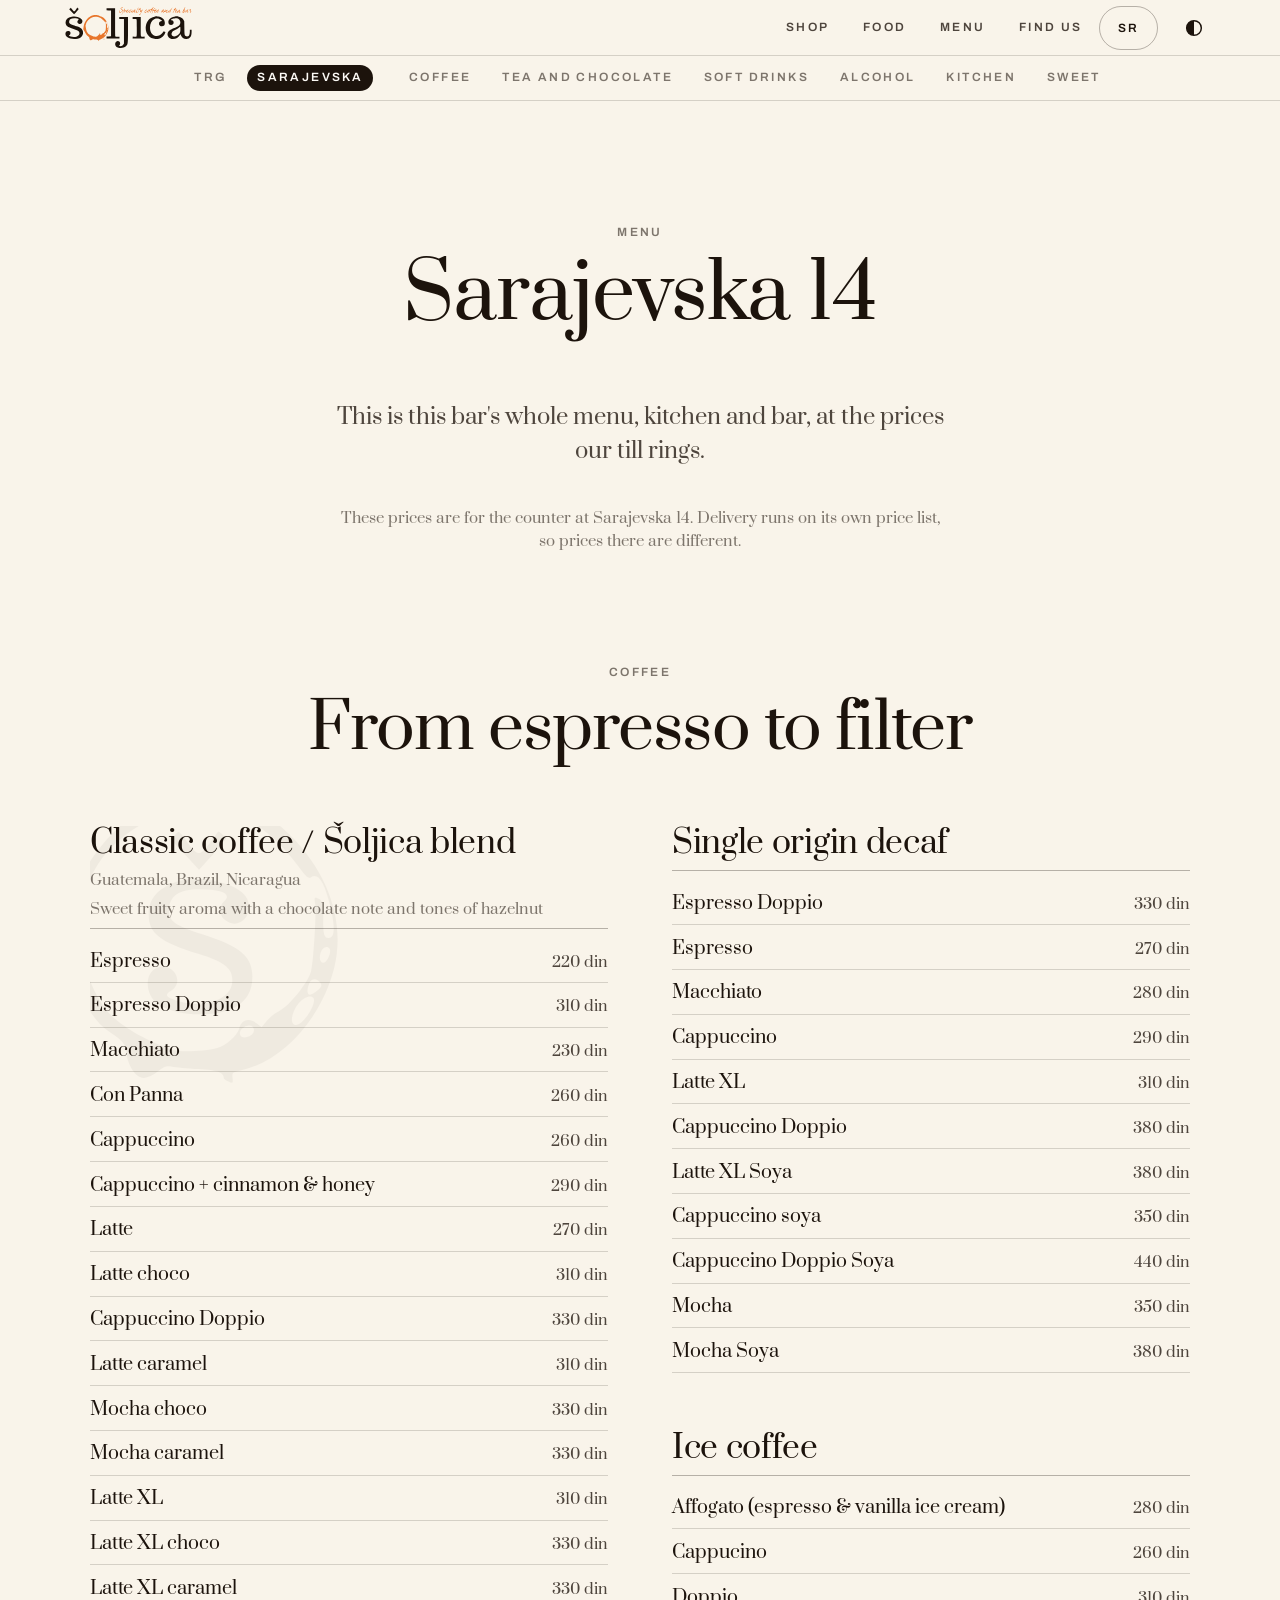
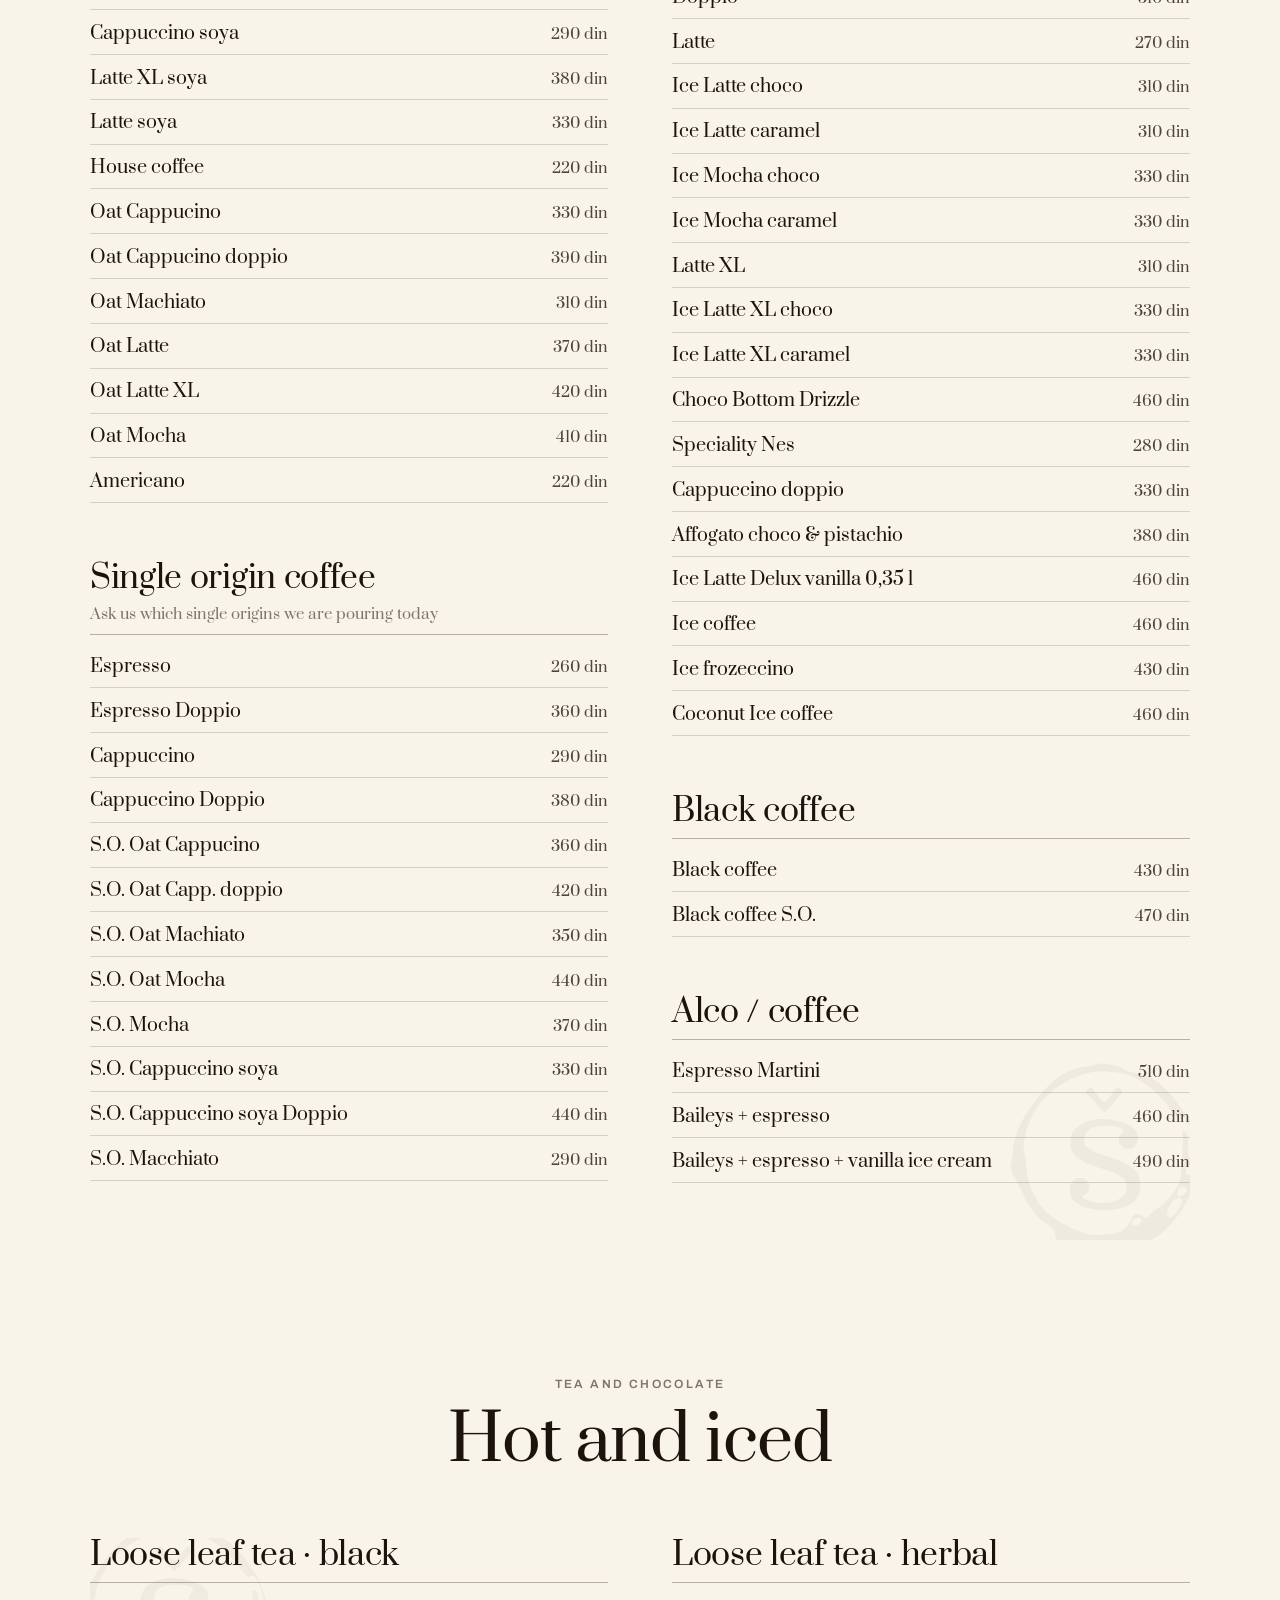
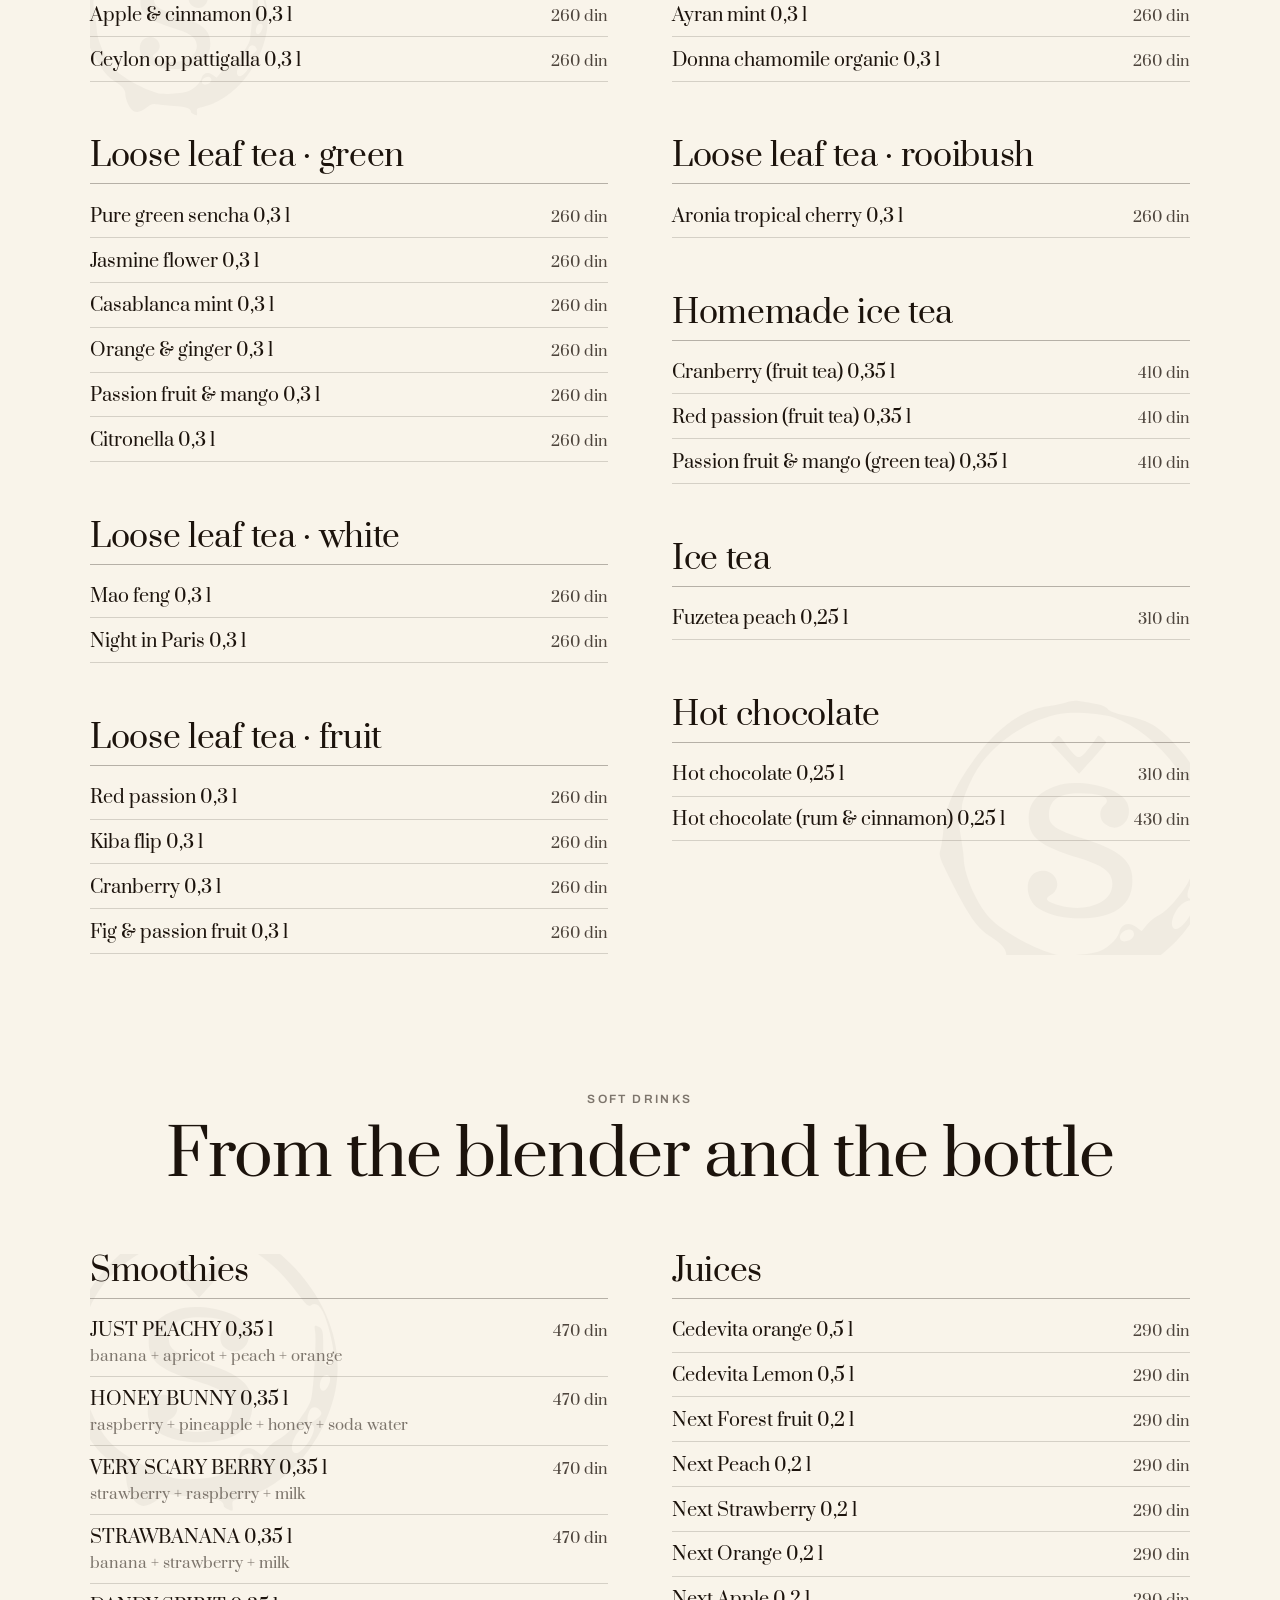
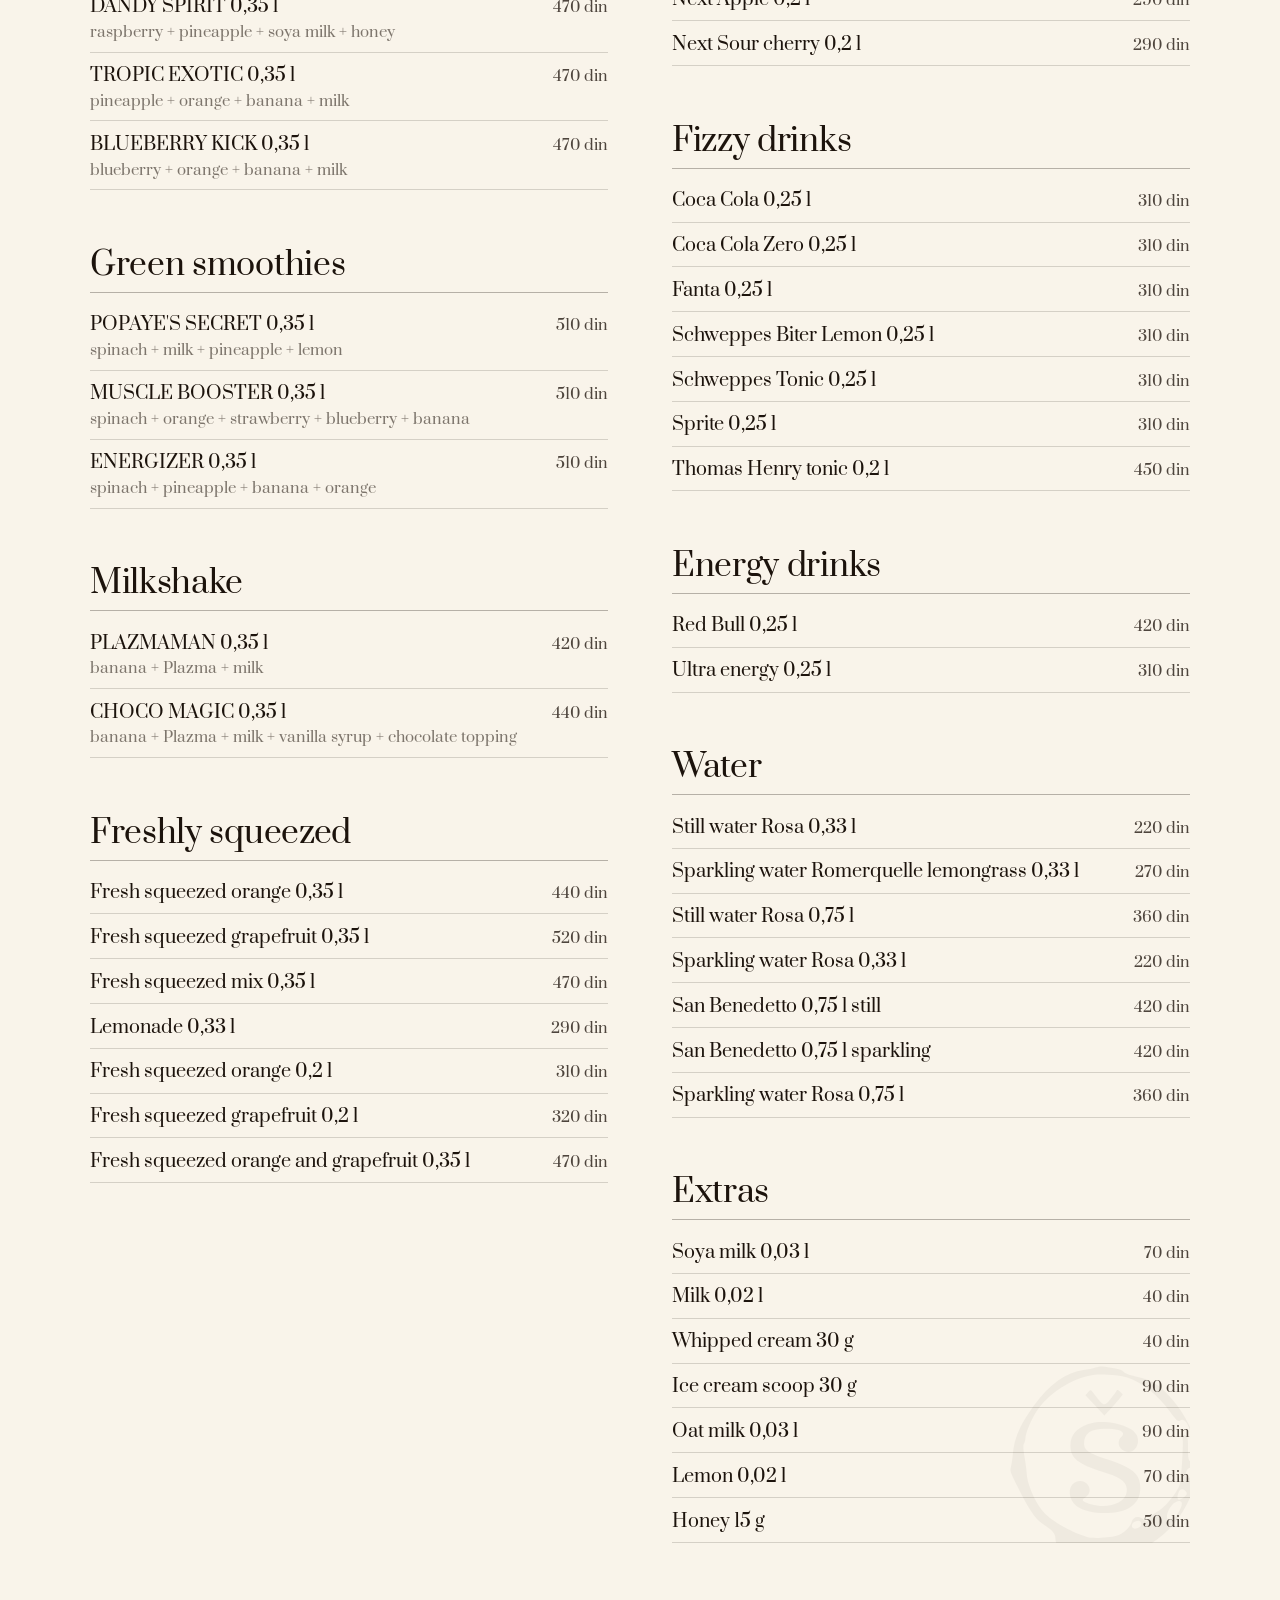
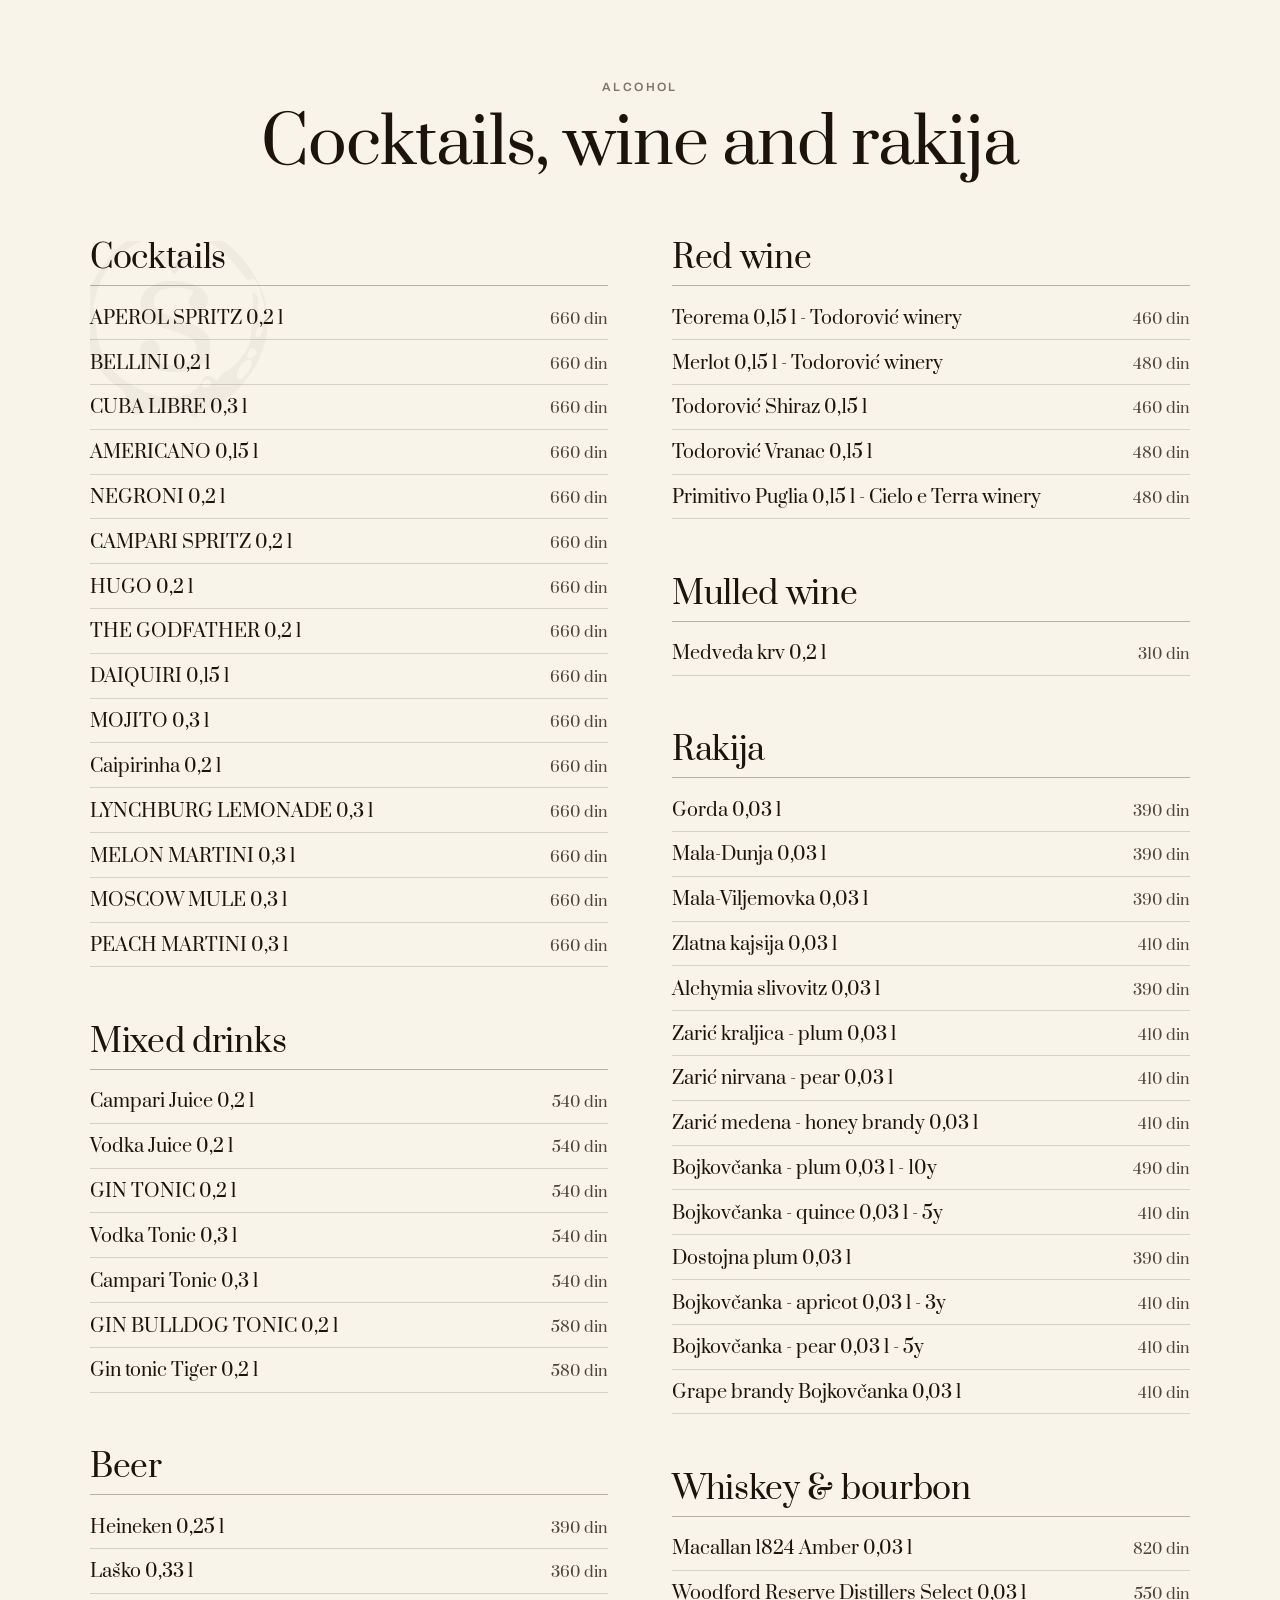
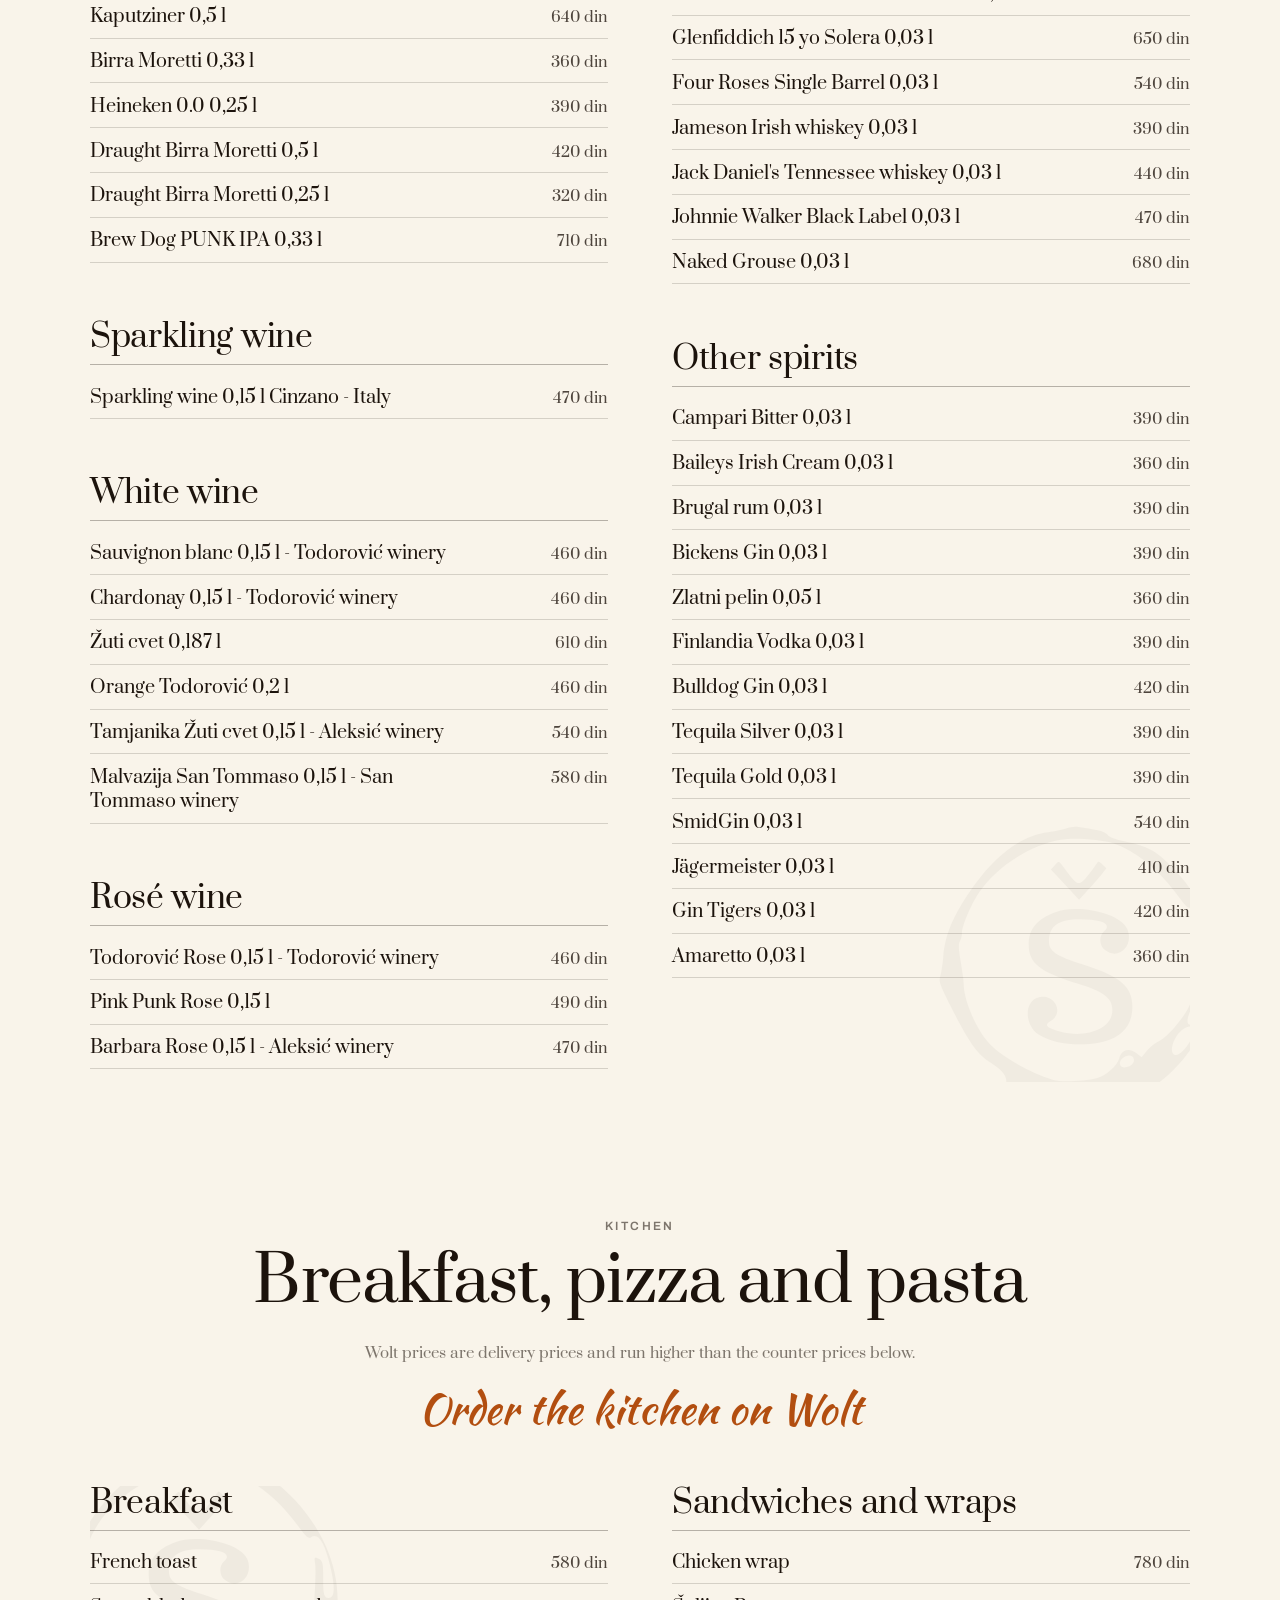
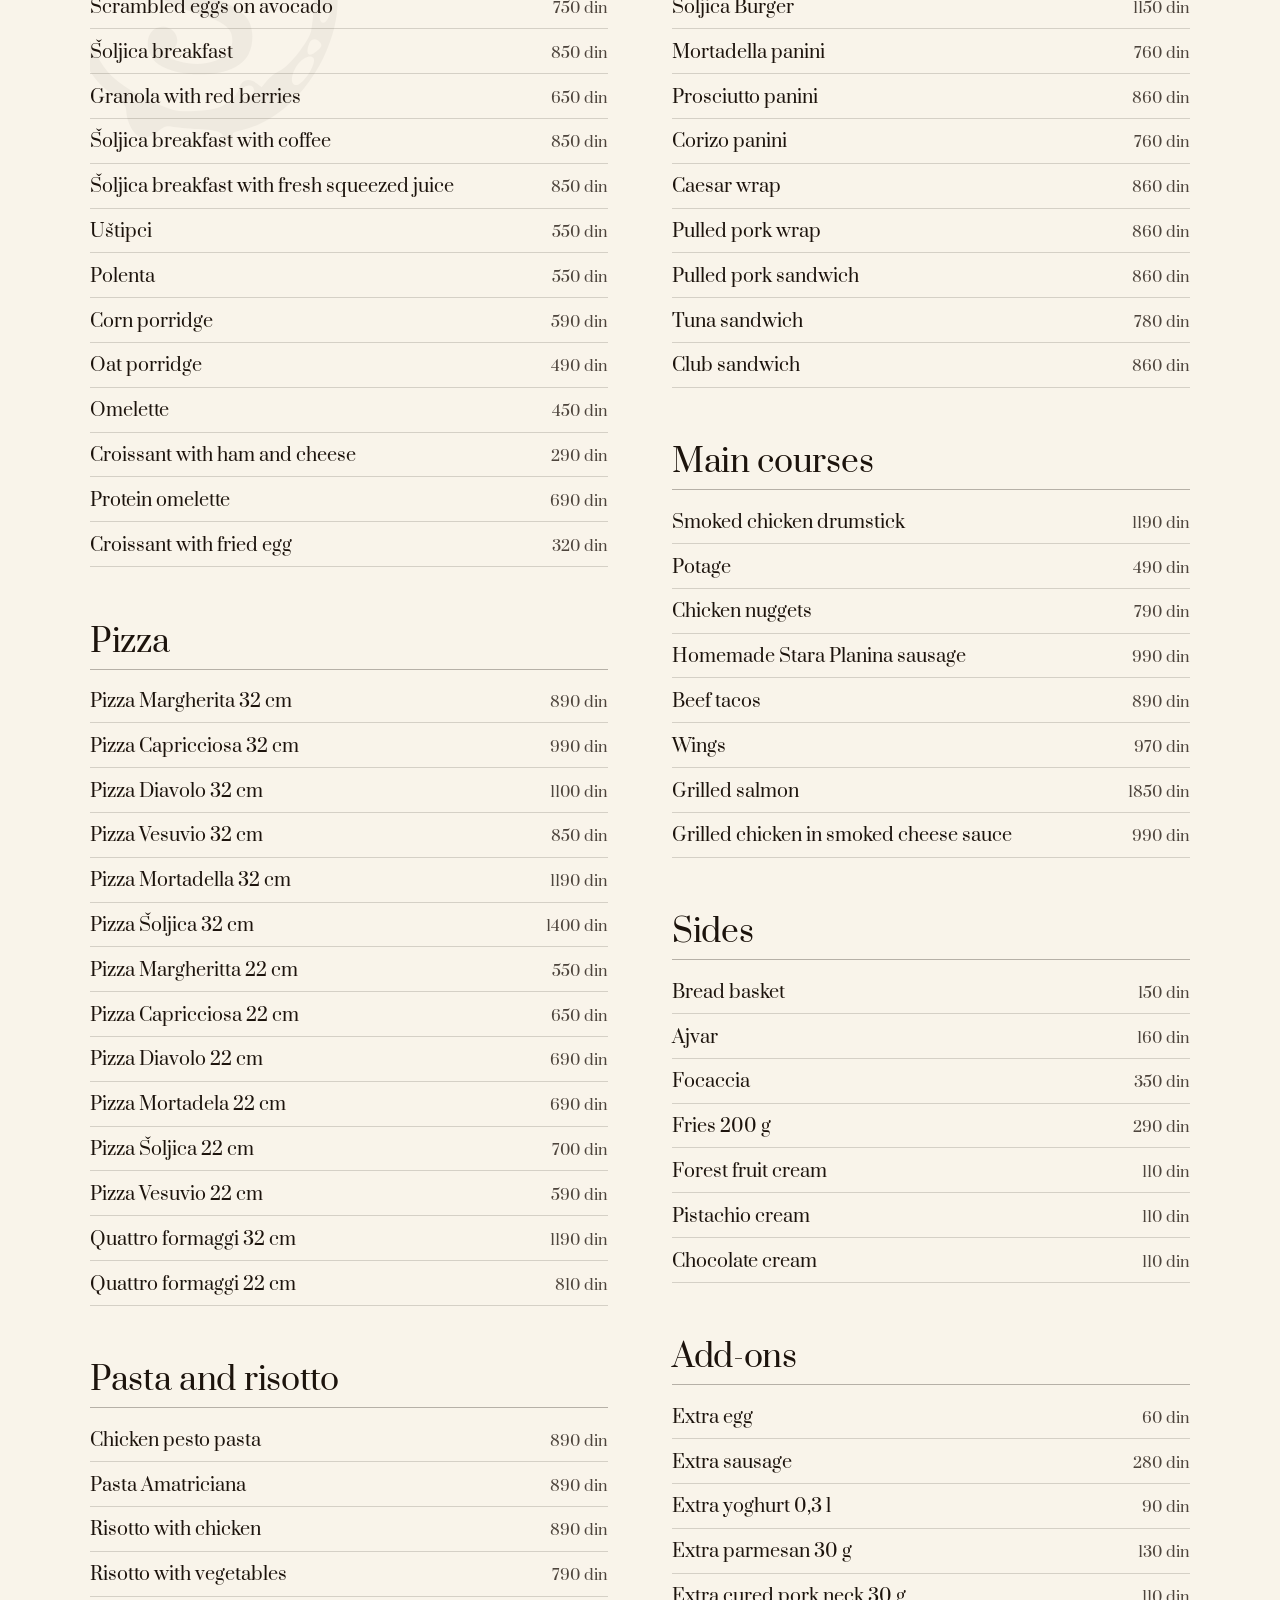
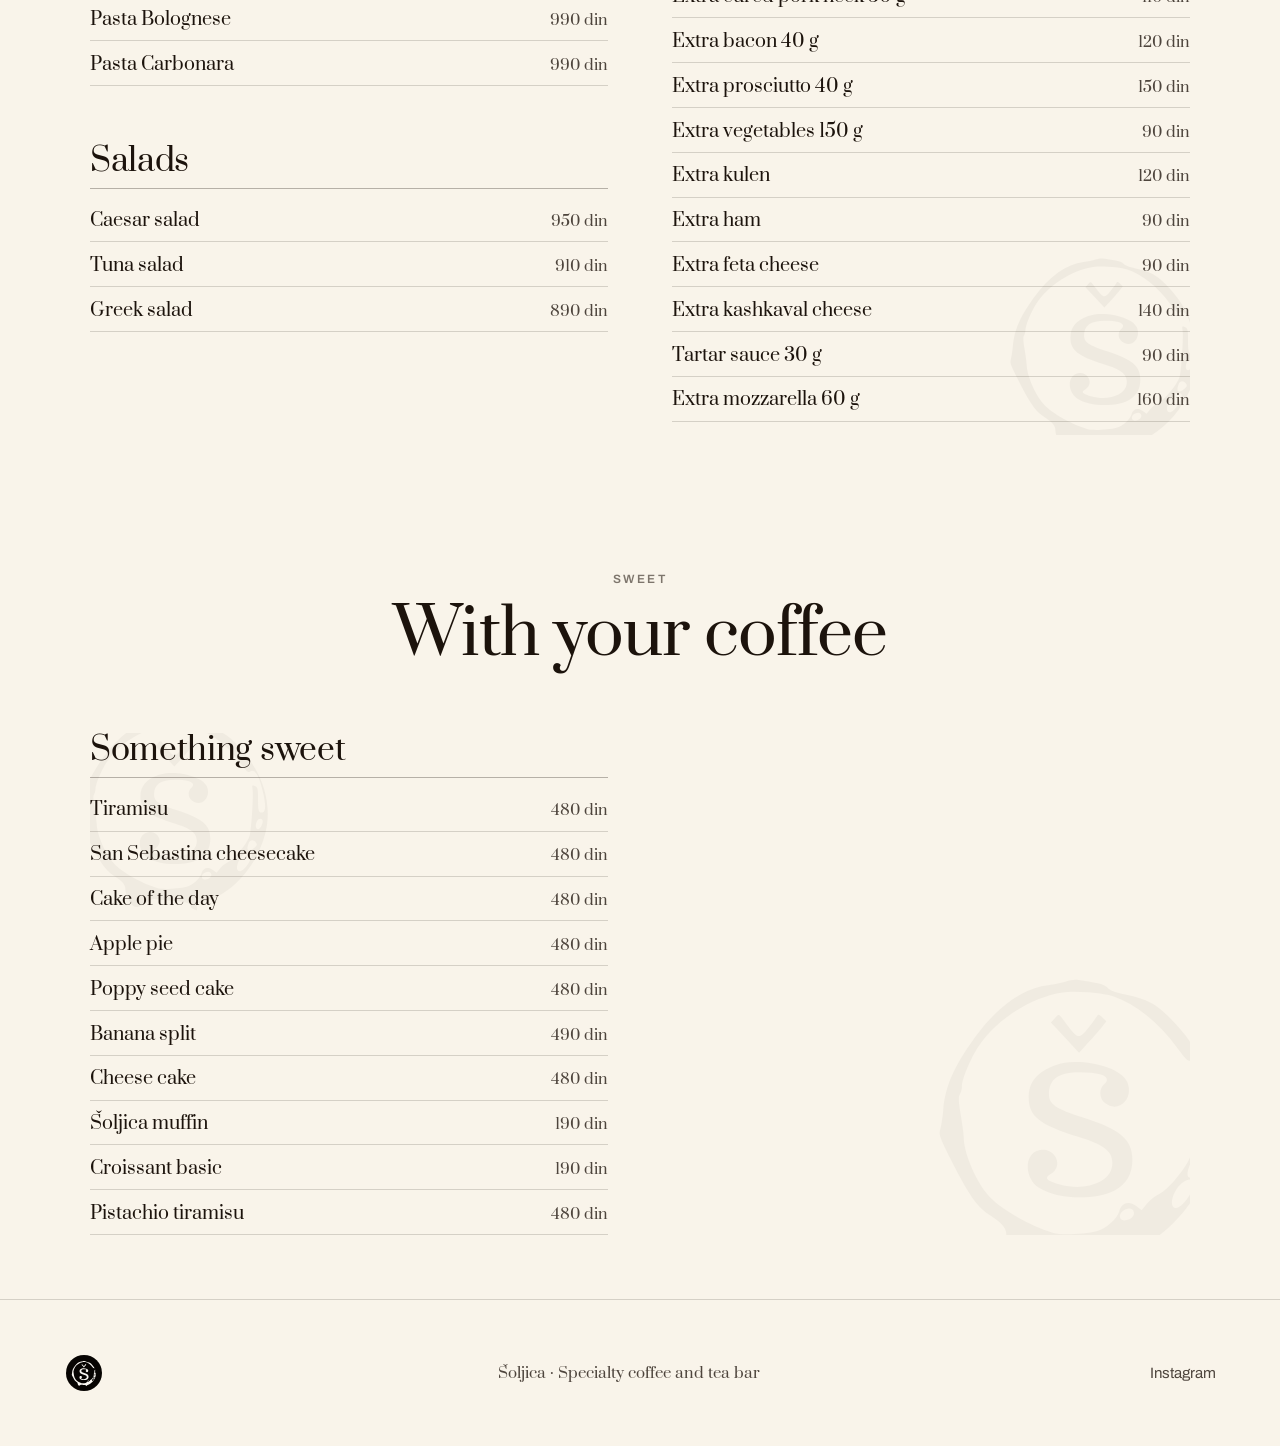
<file: sarajevska.en.html>
<!doctype html>
<html lang="en">
<head>
<meta charset="utf-8">
<meta name="robots" content="noindex, nofollow">
<meta name="viewport" content="width=device-width, initial-scale=1">
<title>Šoljica · Sarajevska</title>
<meta name="description" content="Šoljica's menu at Sarajevska 14, Belgrade: breakfast, pizza, pasta, coffee, tea, cocktails, wine and rakija at counter prices." data-content-en="Šoljica's menu at Sarajevska 14, Belgrade: breakfast, pizza, pasta, coffee, tea, cocktails, wine and rakija at counter prices.">
<link rel="preconnect" href="https://fonts.googleapis.com">
<link rel="preconnect" href="https://fonts.gstatic.com" crossorigin>
<!-- Prata, Archivo AND Kaushan Script. This comment used to read "Prata and Archivo only:
     nothing on this page is set in the brush script", and it was true when it was written
     and silently stopped being true on 2026-08-16, when batch L's L3 moved `.wolt` onto
     var(--script) in assets/base.css. This page has carried a .wolt since 2026-08-15, so
     from that moment its one commercial action asked for a face the page never fetched and
     fell through to the generic `cursive`, which on Windows is Comic Sans.

     WHAT MADE IT INVISIBLE FOR A DAY: a computed font-family is the DECLARED STACK. It
     reads "Kaushan Script", cursive whether or not the face exists, so an element audit
     that reads the cascade cannot see this, and document.fonts.check() cannot either (it
     answers "can these characters be rendered at all", which a fallback satisfies). What
     sees it is measuring the phrase against the bare fallback, or looking at it full size.

     A page's font link is therefore CONTENT-DEPENDENT chrome, not shared chrome, and the
     gate for it is in cms/pages.test.mjs: any page whose markup uses a class the site's CSS
     sets to var(--script) must request the face. (Prata replaced Abril Fatface on
     2026-08-15; see the families block at the top of assets/base.css.) -->
<link href="https://fonts.googleapis.com/css2?family=Prata&family=Kaushan+Script&family=Archivo:wdth,wght@62..125,400..900&display=swap" rel="stylesheet">
<link rel="alternate" hreflang="sr" href="sarajevska.html">
<link rel="alternate" hreflang="en" href="sarajevska.en.html">
<link rel="alternate" hreflang="x-default" href="sarajevska.html">
<link rel="stylesheet" href="assets/base.css">
<!-- No page stylesheet. The menu layout lived in a <style> block right here from T10
     until T15 moved it into assets/base.css, on the instruction T10 wrote into the page
     itself: two bars' pages are one design serving two shops, and T7's test for this file
     is "would two copies be allowed to disagree". They would not. The move was proved
     behaviour-preserving over 2198 body elements across both pages at 1440 light and 390
     dark: zero computed-style differences. A third bar's page gets the layout by linking
     the same file, which is the point. -->
<script>
  /* THE REGISTER, STAMPED BEFORE FIRST PAINT. Inline and in the head on purpose: a
     deferred file runs after the page has painted, so a visitor who chose dark would get
     a cream flash on every navigation. Two jobs only: reveal the control (assets/base.css
     hides .theme-switch unless .js-theme is set, so a button that cannot work is never
     offered) and apply the stored choice. The rest is assets/theme.js, and the two share
     exactly one storage key and one attribute name.
     HAND-DUPLICATED in index.html, trg.html, sarajevska.html and the template inside
     tools/build-bar-page.mjs, like the nav below it. No build step, no include. */
  (function () {
    var d = document.documentElement;
    d.classList.add('js-theme');
    var t = null;
    try { t = localStorage.getItem('soljica-theme'); } catch (e) { t = null; }
    var picked = t === 'light' || t === 'dark';
    if (picked) d.setAttribute('data-theme', t);
    d.setAttribute('data-theme-state', picked ? t : 'system');
  })();
</script>
</head>
<body>

<!-- THE COIN, DEFINED ONCE (L4b, 2026-08-16). assets/monogram-tokenized.svg is
     assets/monogram-mark.svg with its one fill swapped to currentColor and every path
     byte-identical. It has to be INLINE and it has to be currentColor: the source file is a
     near-WHITE mark drawn for the dark hero, so as an <img> it is invisible on cream at any
     opacity, and an img cannot inherit a colour. Defined once as a <symbol> and referenced
     with <use> by every section pair, rather than written out per section, which on a page
     with six of them is the difference between 4KB and 50KB of the same drawing.
     The file is named in this comment so publish's ASSET_RE still copies it and still fails
     loudly if it is ever deleted: assets/monogram-tokenized.svg -->
<svg class="mark-defs" aria-hidden="true" focusable="false"><symbol id="coin-mark" viewBox="0 0 259 251"><path fill="currentColor" fill-rule="evenodd" d="M 121.664 46.444 C 119.554 47.203, 115.054 48.132, 111.664 48.510 C 97.558 50.081, 82.782 60.613, 70.293 78 C 58.453 94.484, 53.645 105.474, 52.521 118.624 C 52.151 122.956, 51.404 127.943, 50.861 129.706 C 49.968 132.606, 50.506 134.166, 56.501 146.078 C 67.190 167.312, 71.448 173.306, 79.502 178.458 C 85.275 182.151, 87.997 185.357, 88.006 188.473 C 88.016 192.386, 90.102 197.968, 92.714 201.071 C 96.021 205.002, 100.119 204.658, 106.062 199.951 C 109.493 197.233, 110.580 196.880, 113.778 197.440 C 115.825 197.799, 122.544 198.409, 128.710 198.796 C 139.633 199.482, 142.783 200.651, 142.968 204.089 C 142.986 204.414, 144.154 205.205, 145.565 205.848 C 148.048 206.979, 148.120 206.915, 147.815 203.852 C 147.507 200.759, 147.629 200.659, 153.227 199.372 C 176.206 194.093, 197.806 170.260, 204.920 142.333 C 211.405 116.874, 202.354 89.270, 180.281 67.188 C 172.038 58.941, 167.573 56.582, 155.017 53.841 C 149.188 52.568, 146.021 51.347, 144.982 49.972 C 143.927 48.576, 141.488 47.658, 136.982 46.963 C 133.417 46.412, 129.375 45.760, 128 45.513 C 126.625 45.266, 123.774 45.685, 121.664 46.444 M 119.500 52.647 C 101.492 55.516, 82.044 68.079, 72.196 83.203 C 67.741 90.043, 63 101.559, 63 105.536 C 63 106.906, 62.480 108.859, 61.845 109.876 C 60.957 111.299, 61.072 114.012, 62.345 121.656 C 63.255 127.118, 64 132.664, 64 133.980 C 64 142.289, 69.935 156.943, 76.835 165.673 C 83.135 173.642, 99.080 183.121, 114.422 188.017 C 118.681 189.376, 132.422 188.771, 139.287 186.923 C 144.191 185.602, 150.433 179.970, 151.634 175.781 C 152.989 171.057, 156.958 169.854, 161.097 172.913 L 164.203 175.210 167.180 171.598 C 168.817 169.611, 171.865 167.202, 173.954 166.243 C 179.484 163.704, 190.288 150.359, 192.020 143.927 C 193.396 138.814, 195.125 110.633, 194.356 105.828 C 193.799 102.344, 193.924 102.031, 195.619 102.658 C 198.605 103.763, 198.939 104.967, 198.853 114.336 C 198.770 123.478, 199.477 125.436, 202.644 124.835 C 205.416 124.310, 205.526 118.207, 202.955 107.561 C 199.502 93.260, 196.167 88.166, 191.973 90.785 C 190.452 91.735, 189.345 90.717, 183.887 83.347 C 173.408 69.197, 161.132 59.371, 148.237 54.811 C 142.521 52.789, 126.281 51.566, 119.500 52.647 M 115.237 67.250 L 113.126 69.500 121.047 78 L 128.969 86.500 134.017 81 C 136.793 77.975, 140.248 74.011, 141.696 72.191 L 144.327 68.883 142.110 66.691 C 140.105 64.709, 139.803 64.658, 138.948 66.158 C 138.429 67.070, 136.187 70.114, 133.966 72.924 C 129.147 79.020, 128.199 78.827, 121.890 70.470 C 117.060 64.073, 117.856 64.459, 115.237 67.250 M 115.643 93.555 C 105.368 97.323, 100.769 102.815, 100.644 111.468 C 100.490 122.168, 106.710 127.157, 128.556 133.855 C 143.937 138.570, 148.547 142.558, 147.621 150.348 C 146.501 159.780, 131.708 164.826, 117.612 160.584 C 110.357 158.400, 109.297 157.106, 112.946 154.886 C 121.316 149.797, 114.313 138.142, 105.163 141.932 C 97.907 144.938, 98.571 157.397, 106.256 162.432 C 116.542 169.171, 137.624 169.911, 149.196 163.939 C 155.740 160.562, 159.010 154.779, 158.984 146.628 C 158.948 135.435, 152.156 129.670, 131.167 123.019 C 115.883 118.176, 112 115.514, 112 109.883 C 112 101.350, 117.471 97.493, 129.500 97.548 C 142.413 97.608, 147.641 100.300, 143 104.500 C 140.031 107.187, 140.345 112.340, 143.635 114.927 C 151.306 120.961, 160.221 112.163, 155.945 102.779 C 152.067 94.267, 128.445 88.861, 115.643 93.555 M 198.035 131.934 C 196.268 135.236, 196.740 139, 198.922 139 C 200.974 139, 203.700 132.941, 202.512 131.020 C 201.493 129.370, 199.152 129.848, 198.035 131.934 M 191.075 150.304 C 188.546 156.956, 190.651 158.944, 195.635 154.612 C 197.995 152.560, 198.306 151.802, 197.398 150.311 C 195.650 147.439, 192.165 147.436, 191.075 150.304 M 185.162 161.620 C 180.676 167.062, 179.834 174, 183.659 174 C 187.577 174, 195.324 161.951, 193.403 158.844 C 192.125 156.776, 188.013 158.161, 185.162 161.620 M 154.250 175.208 C 151.101 176.744, 151.144 181, 154.309 181 C 157.531 181, 160.288 178.733, 159.847 176.445 C 159.407 174.157, 157.341 173.701, 154.250 175.208"/></symbol></svg><header class="topbar">
  <!-- THE PHONE DRAWER'S SWITCH (2026-08-14), and the four elements below are in a
       load-bearing order: the stylesheet reaches the drawer with .nav-cb:checked ~ .nav-links,
       so the checkbox has to come first and the nav last. A checkbox rather than a button
       with a script, because a static page whose nav needs JS to open has no nav when that
       one request fails; assets/nav.js only adds the close on an in-page anchor tap, Escape
       and the resize. The burger is named by a hidden SPAN and not an aria-label, for the
       reason the bar switcher below already carries: the render swaps href, meta content and
       leaf inner text, so an attribute would read Serbian on the English page. -->
  <input type="checkbox" id="nav-toggle" class="nav-cb">
  <!-- THE SITE'S MARK IS THE FULL LOGOTYPE (D1, 2026-08-16). goolio, 2026-08-15: "replace
       that coin Š logo with the real one Šoljica everywhere." It is INLINED rather than
       loaded from assets/logo-tokenized.svg, because the letterforms are painted with
       currentColor and an image cannot inherit a colour: as an <img> this mark would be
       black on cream and invisible on ink, which is the lesson the withdrawn drawings
       already taught. That file is the source and this is a copy of it, hand-duplicated
       across three pages and the scaffold the way the rest of the masthead is, so a test
       in cms/pages.test.mjs compares all four copies' path data back to it.
       THE Š-COIN IS NOT RETIRED: it keeps the footer and any slot that has to be square. -->
  <a class="nav-mark" href="en.html" data-href-en="en.html" aria-label="Šoljica"><span class="wordmark-slot"><svg viewBox="0 0 602 210" aria-hidden="true" focusable="false"><path fill="currentColor" fill-rule="evenodd" d="M 56.230 22.385 C 53.947 25.776, 50.711 29.861, 49.039 31.462 L 46 34.374 42.913 31.437 C 41.215 29.822, 37.857 25.891, 35.451 22.702 L 31.076 16.903 27.378 20.293 L 23.679 23.682 34.409 35.091 C 40.311 41.366, 45.487 46.500, 45.911 46.500 C 47.184 46.500, 67 24.250, 67 22.821 C 67 22.094, 65.511 20.312, 63.690 18.859 L 60.381 16.219 56.230 22.385 M 194 23.965 L 194 28.930 204.250 29.215 L 214.500 29.500 214.500 88.500 L 214.500 147.500 204.250 147.785 L 194 148.070 194 152.535 L 194 157 223.500 157 L 253 157 253 153 L 253 149 244.200 149 C 238.689 149, 234.952 148.552, 234.200 147.800 C 233.292 146.892, 233 131.089, 233 82.800 L 233 19 213.500 19 L 194 19 194 23.965 M 34.974 57.929 C 16.773 61.794, 7 70.900, 7 83.993 C 7 97.914, 15.742 104.995, 43.500 113.556 C 56.939 117.701, 63.457 120.680, 66.683 124.151 C 75.048 133.150, 69.605 146.254, 56.339 149.053 C 48.474 150.712, 37.776 150.549, 30.588 148.659 C 24.610 147.088, 20.338 144.193, 22.700 143.313 C 31.031 140.212, 32.226 126.937, 24.440 123.977 C 6.423 117.127, -0.911 141.223, 15.831 152.260 C 31.066 162.304, 61.052 162.350, 75.724 152.352 C 89.197 143.171, 90.747 123.476, 78.872 112.336 C 75.607 109.272, 64.379 103, 62.160 103 C 61.559 103, 59.590 102.365, 57.784 101.588 C 55.978 100.812, 49.213 98.544, 42.750 96.548 C 27.340 91.790, 22.432 87.728, 23.257 80.414 C 24.371 70.526, 32.100 65.568, 46.410 65.560 C 56.369 65.555, 65.853 67.453, 66.683 69.617 C 66.975 70.377, 65.815 72.304, 64.107 73.900 C 58.107 79.504, 60.818 88.797, 69.103 91.028 C 78.385 93.527, 85.515 85.890, 83.572 75.529 C 81.761 65.881, 69.142 59.186, 48 56.657 C 45.368 56.342, 39.962 56.870, 34.974 57.929 M 412.500 57.620 C 390.523 61.576, 375.517 78.628, 373.003 102.500 C 369.654 134.298, 387.830 157.864, 417.136 159.718 C 436.873 160.967, 453.484 151.169, 460.336 134.236 L 462.871 127.973 459.313 126.486 C 454.620 124.526, 453.258 124.611, 452.528 126.912 C 452.194 127.964, 450.558 130.551, 448.893 132.662 C 430.703 155.713, 399.373 148.426, 393.564 119.792 C 388.870 96.657, 397.003 75.351, 413.363 67.922 C 422.618 63.720, 436.478 65.922, 443.750 72.751 C 448.057 76.795, 447.860 77.755, 442.446 79.118 C 434.374 81.151, 431.117 88.388, 434.920 95.843 C 437.187 100.287, 440.435 102, 446.597 102 C 455.911 102, 460.015 97.339, 459.978 86.800 C 459.925 71.541, 448.886 60.909, 429.606 57.546 C 424.729 56.696, 420.684 56.040, 420.619 56.090 C 420.554 56.139, 416.900 56.828, 412.500 57.620 M 502.772 57.981 C 487.003 61.306, 475.983 71.348, 476.015 82.363 C 476.041 91.370, 480.310 96.167, 488.302 96.167 C 502.130 96.167, 504.819 76.933, 491.344 74.405 C 479.801 72.239, 503.075 63.585, 515.452 65.441 C 529.453 67.540, 535.855 86.609, 525.958 96.732 C 522.744 100.019, 510.057 106.954, 503.500 109.008 C 501.300 109.697, 499.050 110.612, 498.500 111.041 C 497.950 111.471, 495.475 112.630, 493 113.617 C 473.337 121.460, 466.080 138.910, 477.210 151.586 C 482.480 157.589, 487.238 159.480, 497 159.451 C 510.668 159.411, 523.385 152.074, 528.544 141.250 C 530.621 136.895, 531.219 137.122, 533.331 143.070 C 537.288 154.210, 547.172 160.614, 559.090 159.761 C 574.984 158.624, 582 148.906, 582 128.025 L 582 118 578 118 L 574 118 573.988 125.250 C 573.973 134.763, 571.793 142.873, 568.480 145.750 C 565.371 148.450, 558.590 148.802, 555.217 146.439 C 549.843 142.675, 549.538 140.815, 549 108.426 L 548.500 78.351 545.479 72.448 C 541.258 64.199, 534.877 59.845, 523.785 57.643 C 513.818 55.665, 513.753 55.666, 502.772 57.981 M 252 63.466 L 252 67.932 262.750 68.216 L 273.500 68.500 273.500 124.574 L 273.500 180.648 270.752 184.800 C 266.978 190.500, 263.758 192.393, 257.980 192.306 C 251.391 192.207, 250.321 191.352, 253.092 188.402 C 256.803 184.452, 257.023 175.853, 253.497 172.585 C 242.273 162.183, 227.638 177.422, 235.717 191.099 C 242.911 203.277, 270.178 204.482, 282.363 193.160 C 291.933 184.269, 292 183.735, 292 116.557 L 292 59 272 59 L 252 59 252 63.466 M 313 63.500 L 313 68 321.300 68 C 326.422 68, 330.059 68.459, 330.800 69.200 C 331.692 70.092, 332 80.237, 332 108.665 C 332 152.968, 333.031 149.301, 320.694 148.892 L 313.500 148.654 313.193 152.827 L 312.885 157 340.500 157 L 368.115 157 367.807 152.750 L 367.500 148.500 360.842 148.847 C 348.787 149.475, 350 154.554, 350 103.433 L 350 59 331.500 59 L 313 59 313 63.500 M 526.405 106.120 C 524.028 108.765, 516.857 113.388, 506.635 118.865 C 496.096 124.513, 494.498 125.802, 492.073 130.610 C 485.479 143.682, 499.429 152.985, 513.532 144.921 C 527.224 137.092, 531 130.582, 531 114.804 C 531 103.212, 530.266 101.824, 526.405 106.120"></path><path fill="#e8762c" fill-rule="evenodd" d="M 265.001 15.123 C 261.816 16.393, 258 19.957, 258 21.660 C 258 22.381, 259.800 24.163, 262 25.619 C 268.488 29.912, 266.855 34.688, 258.288 36.473 C 253.128 37.548, 251.426 35.999, 254.073 32.635 C 255.258 31.128, 255.913 29.581, 255.528 29.197 C 255.143 28.814, 253.967 29.562, 252.914 30.861 C 249.531 35.033, 250.939 40, 255.504 40 C 258.267 40, 266.549 34.710, 267.984 32.029 C 269.096 29.953, 268.545 26, 267.145 26 C 266.749 26, 264.866 24.687, 262.962 23.082 C 259.028 19.767, 259.569 18.245, 265.083 17.117 C 266.880 16.749, 268.534 15.898, 268.759 15.224 C 269.238 13.786, 268.410 13.764, 265.001 15.123 M 549.805 18.250 C 548.575 20.587, 547.009 23.400, 546.324 24.500 C 542.664 30.379, 539.794 38.194, 540.891 39.291 C 542.351 40.751, 547.550 38.324, 550.520 34.794 C 553.338 31.444, 553.926 26, 551.469 26 C 549.213 26, 548.526 23.183, 550.301 21.213 C 551.905 19.433, 553.658 14, 552.629 14 C 552.305 14, 551.035 15.912, 549.805 18.250 M 336.827 19.401 C 335.409 21.748, 333.635 25.367, 332.885 27.441 C 331.586 31.033, 326.018 37, 323.965 37 C 322.767 37, 322.712 34.431, 323.862 32.184 C 328.285 23.539, 324.168 22.602, 316.457 30.500 C 309.213 37.920, 306.737 37.474, 312.361 29.762 C 315.356 25.656, 313.699 25.395, 310.582 29.482 C 309.098 31.427, 306.128 33.914, 303.982 35.009 C 296.541 38.805, 294.432 37.102, 299.495 31.387 C 302.370 28.143, 303.110 27.748, 303.970 29 C 304.886 30.333, 305.109 30.333, 305.985 29 C 309.635 23.439, 304.525 23.861, 298.958 29.580 C 294.107 34.564, 290.217 37, 287.109 37 C 283.705 37, 283.762 35.127, 287.210 33.668 C 291.371 31.908, 294.419 28.534, 293.653 26.537 C 292.827 24.387, 291.915 24.583, 286.900 27.989 C 282.579 30.926, 282.476 30.943, 281.128 28.989 C 280.373 27.895, 278.863 27, 277.771 27 C 276.403 27, 275.975 26.533, 276.393 25.500 C 276.727 24.675, 277.273 23.325, 277.607 22.500 C 277.941 21.675, 277.828 21.002, 277.357 21.005 C 276.886 21.007, 273.690 26.208, 270.255 32.562 C 264.075 43.993, 261.669 49.940, 263.743 48.659 C 264.313 48.307, 265.072 46.850, 265.430 45.421 C 266.205 42.335, 271.589 32.586, 273.305 31.162 C 273.968 30.611, 275.746 29.851, 277.256 29.472 C 281.676 28.363, 280.629 31.134, 275.446 34.265 C 272.941 35.778, 271.167 37.461, 271.503 38.004 C 272.266 39.240, 276.770 37.017, 279.407 34.102 C 282.021 31.214, 282.821 31.457, 283.187 35.250 C 283.565 39.171, 286.259 39.952, 290.981 37.510 C 293.960 35.969, 294.175 35.994, 295.854 38.069 L 297.612 40.239 301.766 38.119 C 306.603 35.652, 308 35.481, 308 37.360 C 308 39.605, 315.813 38.525, 318.615 35.892 L 321 33.651 321 36.267 C 321 39.881, 322.728 40.605, 325.388 38.105 C 328.018 35.635, 329 35.454, 329 37.441 C 329 39.744, 331.051 40.378, 332.810 38.618 C 334.301 37.127, 334.294 37, 332.714 37 C 331.771 37, 331 36.312, 331 35.471 C 331 33.810, 335.663 24.409, 339.004 19.336 C 340.150 17.596, 340.709 15.938, 340.246 15.652 C 339.784 15.366, 338.245 17.053, 336.827 19.401 M 404.297 17.572 C 399.326 24.689, 392.560 28.539, 389.495 25.995 C 387.828 24.613, 385.312 26.062, 381.942 30.346 C 378.222 35.076, 369 38.803, 369 35.577 C 369 33.008, 374.099 27.896, 376.349 28.208 C 377.703 28.396, 378.575 27.877, 378.799 26.750 C 379.342 24.020, 375.680 24.593, 372.544 27.729 C 368.844 31.428, 366.767 35.692, 367.516 38.050 C 368.323 40.593, 369.589 40.496, 374.844 37.493 L 379.187 35.010 380.964 37.204 C 382.672 39.314, 382.843 39.333, 385.336 37.700 C 386.762 36.765, 388.452 34.988, 389.090 33.750 C 390.979 30.087, 394.218 27, 396.174 27 C 398.583 27, 398.482 27.987, 395.500 33.596 C 394.125 36.182, 393.007 39.243, 393.016 40.399 C 393.025 41.592, 394.646 39.258, 396.766 35 C 399.014 30.486, 401.396 27.107, 402.750 26.513 C 405.050 25.504, 405.798 24, 404 24 C 402.151 24, 402.978 21.868, 406 18.846 C 409.405 15.441, 409.583 15, 407.547 15 C 406.747 15, 405.285 16.158, 404.297 17.572 M 346.292 19.230 C 345.020 21.386, 343.038 23.203, 341.553 23.576 C 338.797 24.268, 338.045 26, 340.500 26 C 342.509 26, 342.507 26.009, 338.500 33.299 C 336.575 36.801, 335.035 40.529, 335.077 41.583 C 335.121 42.683, 336.298 41.155, 337.837 38 C 342.642 28.154, 344.885 25.184, 348.038 24.492 C 351.445 23.743, 352.033 22, 348.878 22 C 347.136 22, 346.971 21.740, 347.960 20.548 C 348.623 19.749, 349.010 18.293, 348.821 17.311 C 348.560 15.953, 347.954 16.414, 346.292 19.230 M 490.281 21.359 C 488.662 24.691, 487.457 25.859, 485.161 26.318 C 483.510 26.648, 479.903 28.922, 477.146 31.371 C 472.504 35.493, 468.427 37.760, 467.436 36.769 C 467.209 36.542, 468.389 34.202, 470.058 31.569 C 474.159 25.103, 473.437 24.229, 467.489 28.457 C 461.424 32.769, 460.494 32.879, 462.474 29.050 C 464.218 25.678, 464.334 25, 463.171 25 C 462.715 25, 461.310 27.203, 460.049 29.895 C 458.055 34.152, 453.669 38.002, 452.334 36.667 C 452.110 36.443, 452.843 33.935, 453.963 31.093 C 456.459 24.760, 456.463 25, 453.868 25 C 450.750 25, 443 33.106, 443 36.368 C 443 39.496, 443.673 39.602, 447 37 C 450.164 34.525, 451 34.513, 451 36.941 C 451 39.848, 452.470 40.205, 455.294 37.984 C 456.684 36.890, 458.442 36.232, 459.199 36.523 C 459.957 36.814, 461.881 35.690, 463.475 34.026 C 467.310 30.023, 467.934 30.208, 466.663 34.968 C 465.339 39.927, 466.283 40.948, 470.144 38.732 C 471.979 37.679, 474.109 37.240, 475.587 37.611 C 477.064 37.982, 478.981 37.587, 480.484 36.603 L 482.953 34.985 482.320 38.148 C 481.868 40.410, 482.017 41.107, 482.844 40.596 C 483.480 40.203, 484 39.402, 484 38.816 C 484 37.122, 489.170 25.839, 491.697 22.018 C 494.120 18.354, 494.526 17, 493.199 17 C 492.759 17, 491.446 18.961, 490.281 21.359 M 506.981 19.550 C 506.424 21.014, 504.731 22.546, 503.006 23.148 C 499.856 24.246, 498.930 26, 501.500 26 C 503.580 26, 503.418 26.671, 500.071 31.912 C 497.536 35.882, 494.697 43.422, 496.272 42 C 496.577 41.725, 498.605 38.125, 500.779 34 C 503.940 28.005, 505.512 26.115, 508.616 24.582 C 512.379 22.723, 512.423 22.644, 510.010 22.039 C 508.324 21.616, 507.921 21.167, 508.760 20.648 C 510.255 19.724, 510.416 17, 508.975 17 C 508.412 17, 507.514 18.148, 506.981 19.550 M 410.212 22.435 C 408.402 25.394, 406.694 26.975, 405.077 27.185 C 402.379 27.536, 400.925 30, 403.417 30 C 405.543 30, 405.434 30.811, 402.421 37.392 C 401.002 40.490, 400.049 43.582, 400.302 44.263 C 400.555 44.943, 401.289 44.150, 401.933 42.500 C 404.835 35.064, 407.437 30.758, 409.632 29.758 C 412.632 28.391, 413.493 29.210, 411.996 32.007 C 410.507 34.790, 411.532 39, 413.698 39 C 414.611 39, 416.926 38.438, 418.842 37.750 C 421.629 36.750, 422.410 36.750, 422.746 37.750 C 423.386 39.654, 428.100 39.236, 431.863 36.942 C 435.889 34.488, 435.521 33.326, 431.399 35.476 C 428.067 37.213, 424 37.484, 424 35.969 C 424 35.401, 424.788 34.644, 425.750 34.286 C 431.445 32.167, 435.910 25, 431.535 25 C 429.636 25, 423.263 30.597, 422.529 32.910 C 421.540 36.024, 413.958 38.359, 412.499 35.998 C 412.158 35.447, 413.144 34.517, 414.690 33.932 C 416.235 33.346, 418.512 31.918, 419.750 30.759 C 423.834 26.933, 422.041 23.893, 417.183 26.406 C 414.665 27.708, 410 27.631, 410 26.288 C 410 24.906, 414.286 20.059, 415.076 20.547 C 415.584 20.861, 416 20.416, 416 19.559 C 416 16.516, 412.884 18.064, 410.212 22.435 M 572.687 25.805 C 571.209 27.347, 570.010 29.260, 570.022 30.055 C 570.037 30.998, 570.667 30.691, 571.835 29.172 C 574.677 25.479, 576.554 28.417, 574.894 33.959 C 573.119 39.885, 574.804 41.091, 579.137 36.995 C 582.198 34.102, 581.882 33.834, 577.500 35.607 C 575.533 36.403, 575.598 34.649, 577.701 30.218 C 578.948 27.589, 579.082 26.527, 578.201 26.234 C 577.540 26.013, 577 25.196, 577 24.417 C 577 22.271, 575.659 22.703, 572.687 25.805 M 354.367 28.758 C 349.928 33.852, 347.945 33.962, 350 29 C 351.627 25.073, 350.908 24.405, 347.892 27.039 C 346.413 28.331, 345.938 29.314, 346.648 29.614 C 347.383 29.924, 347.597 31.583, 347.244 34.218 L 346.691 38.337 350.374 35.528 L 354.057 32.719 353.051 35.366 C 349.993 43.408, 346.647 48, 343.845 48 C 341.840 48, 341.368 49.491, 343.044 50.527 C 345.012 51.744, 348.689 48.156, 351.446 42.329 C 352.963 39.123, 355.335 34.180, 356.717 31.346 C 360.208 24.186, 359.261 23.143, 354.367 28.758 M 509.400 28.400 C 503.356 34.444, 505.319 40.832, 512.397 38.153 C 515.037 37.154, 515.686 37.232, 516.748 38.678 C 517.896 40.241, 518.223 40.161, 520.803 37.689 C 524.280 34.358, 525 34.325, 525 37.500 C 525 40.553, 526.279 40.650, 530.153 37.891 C 533.651 35.400, 533.359 34.424, 529.625 36.125 C 526.112 37.726, 525.512 36.844, 527.500 33 C 528.406 31.248, 528.893 29.560, 528.582 29.249 C 528.272 28.938, 528.519 28.080, 529.131 27.342 C 530.010 26.282, 529.738 26, 527.834 26 C 526.323 26, 523.465 27.839, 520.174 30.929 C 515.174 35.623, 510.247 37.889, 508.024 36.515 C 506.385 35.502, 506.841 34, 508.788 34 C 511.728 34, 517.250 28.784, 516.463 26.750 C 515.439 24.103, 513.167 24.633, 509.400 28.400 M 560.089 27.579 C 555.024 31.841, 552.601 35.814, 554.022 37.527 C 555.060 38.777, 555.675 38.608, 558.366 36.338 L 561.500 33.692 561.835 36.096 C 562.393 40.105, 563.617 40.321, 567.137 37.030 L 570.500 33.886 567.157 35.517 C 562.700 37.691, 562.332 36.980, 564.864 31.095 C 566.039 28.364, 567 25.875, 567 25.565 C 567 24.064, 562.817 25.283, 560.089 27.579 M 287.750 29.392 C 286.788 30.123, 286 31.008, 286 31.360 C 286 32.569, 287.781 31.998, 290.139 30.033 C 292.863 27.764, 290.670 27.176, 287.750 29.392 M 318.927 30.255 C 315.361 33.367, 313.489 36, 314.843 36 C 316.220 36, 323 30.096, 323 28.896 C 323 27.426, 321.655 27.874, 318.927 30.255 M 384.103 30.855 C 381.623 34.338, 381.428 36, 383.500 36 C 385.636 36, 389.181 32.177, 388.811 30.271 C 388.279 27.528, 386.297 27.774, 384.103 30.855 M 415.500 30 C 413.170 32.575, 415.060 32.598, 418.139 30.033 C 419.933 28.539, 420.117 28.059, 418.905 28.033 C 418.028 28.015, 416.495 28.900, 415.500 30 M 427.131 29.342 C 426.519 30.080, 426.287 30.954, 426.616 31.283 C 427.320 31.987, 431 29.869, 431 28.759 C 431 27.502, 428.324 27.905, 427.131 29.342 M 447.104 31.535 C 443.778 35.322, 443.454 36, 444.965 36 C 446.253 36, 453 30.035, 453 28.896 C 453 26.882, 450.017 28.217, 447.104 31.535 M 510.573 29.521 C 509.513 30.323, 508.912 31.245, 509.237 31.571 C 510.028 32.361, 514 30.188, 514 28.965 C 514 27.621, 512.835 27.810, 510.573 29.521 M 545.082 31.368 C 541.426 37.282, 542.505 38.478, 548.102 34.716 C 552.399 31.827, 553.282 28, 549.651 28 C 547.905 28, 546.542 29.004, 545.082 31.368 M 558.042 31.605 C 556.301 33.588, 555.091 35.424, 555.353 35.686 C 556.236 36.569, 559.846 34.025, 561.999 31.002 C 565.159 26.564, 562.053 27.037, 558.042 31.605 M 480.250 30.989 C 476.075 33.535, 475.702 36.444, 479.748 34.906 C 484.432 33.125, 487.933 28.994, 484.750 29.004 C 484.063 29.006, 482.038 29.899, 480.250 30.989 M 520.901 32.106 C 518.071 35.135, 517.238 37.023, 518.750 36.978 C 519.719 36.949, 523.019 34.116, 525.423 31.250 C 528.536 27.538, 524.445 28.312, 520.901 32.106 M 132.653 51.529 C 112.232 55.787, 92.917 79.111, 89.350 103.821 L 87.769 114.772 93.534 125.636 C 100.796 139.322, 102.832 142.053, 109.562 147.134 C 112.553 149.393, 115.003 151.974, 115.006 152.870 C 115.017 156.099, 117.024 161.649, 118.916 163.680 C 121.319 166.258, 125.265 165.731, 129.414 162.278 C 131.450 160.584, 132.957 160.061, 134.414 160.544 C 135.561 160.924, 140.100 161.452, 144.500 161.718 C 151.682 162.151, 152.793 162.497, 155.369 165.100 C 158.809 168.578, 160.236 168.789, 159.813 165.756 C 159.542 163.815, 160.319 163.240, 165.555 161.506 C 184.134 155.351, 198.602 137.407, 202.110 116.166 C 206.293 90.836, 186.472 58.745, 164.678 55.560 C 161.989 55.168, 158.980 53.980, 157.876 52.876 C 155.225 50.225, 142.233 49.532, 132.653 51.529 M 141.500 58.698 C 121.686 61.325, 105.217 74.602, 99.953 92.190 L 97.951 98.879 100.026 110.647 C 103.311 129.283, 108.738 136.726, 124.380 144.057 C 134.544 148.820, 139.596 150.001, 145.181 148.922 C 147.557 148.463, 149.857 148.068, 150.293 148.044 C 152.049 147.947, 161 138.600, 161 136.863 C 161 134.210, 164.253 134.500, 167.779 137.468 L 170.712 139.935 172.955 137.548 C 174.188 136.235, 176.391 134.632, 177.849 133.987 C 181.675 132.292, 188.752 123.649, 189.907 119.259 C 191.218 114.275, 191.725 94.385, 190.648 90.148 L 189.796 86.796 191.935 88.935 C 193.111 90.111, 194.507 90.805, 195.036 90.477 C 195.619 90.117, 196 92.623, 196 96.816 C 196 106.519, 196.825 110, 199.125 110 C 202.619 110, 200.547 94.296, 195.751 84.424 C 193.133 79.035, 189.466 78.388, 189.546 83.329 L 189.591 86.159 187.631 83.329 C 183.380 77.195, 170.362 65.411, 165 62.843 C 160.658 60.764, 146.298 57.426, 144.808 58.150 C 144.639 58.232, 143.150 58.479, 141.500 58.698 M 196.667 112.667 C 196.300 113.033, 196 114.438, 196 115.789 C 196 117.859, 196.236 118.049, 197.500 117 C 198.325 116.315, 199 114.910, 199 113.878 C 199 111.991, 197.908 111.425, 196.667 112.667 M 191.089 127.250 C 190.183 129.660, 191.105 130.557, 193.533 129.626 C 195.490 128.875, 195.435 125, 193.468 125 C 192.625 125, 191.555 126.013, 191.089 127.250 M 187.725 133.752 C 185.157 136.589, 183.740 141.143, 185.030 142.413 C 186.568 143.928, 192 137.749, 192 134.484 C 192 131.575, 190.004 131.233, 187.725 133.752 M 163.345 139.543 C 163.019 140.392, 163.032 141.365, 163.372 141.706 C 164.341 142.674, 169.187 140.112, 168.497 138.996 C 167.541 137.448, 164.005 137.824, 163.345 139.543 M 180.667 158.667 C 179.570 159.763, 179.904 160.749, 181.590 161.396 C 183.916 162.289, 185.322 161.093, 183.926 159.411 C 182.641 157.863, 181.688 157.645, 180.667 158.667"></path></svg></span></a>
  <label for="nav-toggle" class="nav-burger"><span class="sr-only" data-i18n-en="Menu">Menu</span><svg class="ic-burger" viewBox="0 0 24 24" fill="none" stroke="currentColor" stroke-width="1.6" stroke-linecap="round" aria-hidden="true"><path d="M4 7h16"/><path d="M4 12h16"/><path d="M4 17h16"/></svg><svg class="ic-close" viewBox="0 0 24 24" fill="none" stroke="currentColor" stroke-width="1.6" stroke-linecap="round" aria-hidden="true"><path d="M6 6l12 12"/><path d="M18 6L6 18"/></svg></label>
  <label for="nav-toggle" class="nav-scrim" aria-hidden="true"></label>
  <nav class="nav-links micro">
    <a href="en.html#ponuda" data-href-en="en.html#ponuda" data-i18n-en="Shop">Shop</a>
    <a href="en.html#jelovnik" data-href-en="en.html#jelovnik" data-i18n-en="Food">Food</a>
    <a href="sarajevska.en.html" data-href-en="sarajevska.en.html" data-i18n-en="Menu" aria-current="page">Menu</a>
    <a href="en.html#gde" data-href-en="en.html#gde" data-i18n-en="Find us">Find us</a>

    <!-- THE SECTION INDEX'S PHONE HOME (M1, 2026-08-16). It is INSIDE .nav-links, not a
         sibling of it, for two reasons that both matter: the drawer is what
         `.nav-cb:checked ~ .nav-links` reveals, so anything meant to travel with the drawer
         has to be a child of it; and assets/nav.js closes the drawer through a delegated
         `.nav-links a` match, so these anchors get the close-on-tap for free and that file
         needed no edit at all.

         It is a SECOND COPY of .menu-index below, and cms/pages.test.mjs refuses to let the
         two disagree. One copy cannot serve both: the drawer is nested in .topbar and the
         strip is .topbar's sibling. Same answer the masthead already uses.

         Hidden above 560px and the strip's copy hidden below it, in CSS alone, so a phone
         whose assets/nav.js never arrives still reaches every section. -->
    <nav class="nav-sections" aria-labelledby="drawerIndexLabel">
      <span class="nav-sections-label micro" id="drawerIndexLabel" data-i18n-en="On this page">On this page</span>
      <a href="#kafa" data-i18n-en="Coffee">Coffee</a>
      <a href="#caj" data-i18n-en="Tea and chocolate">Tea and chocolate</a>
      <a href="#bez-alkohola" data-i18n-en="Soft drinks">Soft drinks</a>
      <a href="#alkohol" data-i18n-en="Alcohol">Alcohol</a>
      <a href="#kuhinja" data-i18n-en="Kitchen">Kitchen</a>
      <a href="#slatko" data-i18n-en="Sweet">Sweet</a>
    </nav>
  </nav>

  <!-- THE TWO SITE CONTROLS (2026-08-15), hand-duplicated across the three pages and the
       scaffold's template like the nav above them. Language first, register second, both
       in the masthead because that is where a reader looks and because a sticky bar keeps
       them in one place down a page this tall. The language pill MOVED here from the
       footer rather than being copied into a second place.

       They are a SIBLING of .nav-links and come after it: the drawer opens through
       `.nav-cb:checked ~ .nav-links`, so wrapping the two together would kill the phone
       nav silently. The anchor's hreflang and lang flip on the English render through
       data-hreflang-en / data-lang-en, because its label is written in the language it
       leads to and is therefore a foreign-language island inside the page. -->
  <div class="nav-tools">
    <a class="lang-toggle" href="sarajevska.html" hreflang="sr" lang="sr"
       data-href-en="sarajevska.html" data-hreflang-en="sr" data-lang-en="sr"
       data-slot="nav.lang">SR</a>
    <button class="theme-switch" type="button" data-theme-switch>
      <span class="sr-only theme-say" aria-live="polite" data-i18n-en="Theme: system. Change.">Theme: system. Change.</span>
      <svg class="ic-auto" viewBox="0 0 24 24" fill="none" stroke="currentColor" stroke-width="1.6" aria-hidden="true"><circle cx="12" cy="12" r="8"/><path d="M12 4a8 8 0 0 0 0 16z" fill="currentColor" stroke="none"/></svg>
      <svg class="ic-sun" viewBox="0 0 24 24" fill="none" stroke="currentColor" stroke-width="1.6" stroke-linecap="round" aria-hidden="true"><circle cx="12" cy="12" r="4.2"/><path d="M12 2.4v2.2M12 19.4v2.2M2.4 12h2.2M19.4 12h2.2M5.2 5.2l1.6 1.6M17.2 17.2l1.6 1.6M18.8 5.2l-1.6 1.6M6.8 17.2l-1.6 1.6"/></svg>
      <svg class="ic-moon" viewBox="0 0 24 24" fill="none" stroke="currentColor" stroke-width="1.6" stroke-linejoin="round" aria-hidden="true"><path d="M20.2 14.6A8.6 8.6 0 0 1 9.4 3.8a7.4 7.4 0 1 0 10.8 10.8z"/></svg>
    </button>
  </div>
</header>

<div class="menu-strip">

  <!-- The bar switcher (criterion 23). Both entries are TEMPLATE-owned, like the index
       beside them: the shops are the site's own structure, not the owner's copy, and a
       chat edit that renamed one would leave the page routing to a name no page has.
       A shop whose page does not exist yet is a span, not an anchor that would 404. -->
  <nav class="bar-switch micro" aria-labelledby="barsLabel">
    <span class="sr-only" id="barsLabel" data-i18n-en="Choose a shop">Choose a shop</span>
    <a href="trg.en.html" data-href-en="trg.en.html"><span>Trg</span></a>
    <a href="sarajevska.en.html" data-href-en="sarajevska.en.html" aria-current="page"><span>Sarajevska</span></a>
  </nav>

  <nav class="menu-index micro" aria-labelledby="indexLabel">
    <!-- labelled by a hidden SPAN rather than aria-label: an attribute cannot be translated
         by the render (it swaps href and meta content only), so an aria-label would read
         Serbian to a screen reader on the English page. -->
    <span class="sr-only" id="indexLabel" data-i18n-en="Jump to a family">Jump to a family</span>
    <a href="#kafa" data-i18n-en="Coffee">Coffee</a>
    <a href="#caj" data-i18n-en="Tea and chocolate">Tea and chocolate</a>
    <a href="#bez-alkohola" data-i18n-en="Soft drinks">Soft drinks</a>
    <a href="#alkohol" data-i18n-en="Alcohol">Alcohol</a>
    <a href="#kuhinja" data-i18n-en="Kitchen">Kitchen</a>
    <a href="#slatko" data-i18n-en="Sweet">Sweet</a>
  </nav>

</div>

<section class="menu-head" id="vrh">
  <div class="sec-label">
    <span class="micro" data-i18n-en="Menu">Menu</span>
    <h1 class="big" data-slot="sarajevska.title">Sarajevska 14</h1>
  </div>
  <p class="uvod" data-slot="sarajevska.intro">This is this bar's whole menu, kitchen and bar, at the prices our till rings.</p>
  <!-- Criterion 22, and template-owned for the reason a napomena always is: it qualifies
       every price on the page, so a chat op must not be able to delete the qualification
       and leave hundreds of prices standing unqualified. The intro above says where the
       prices come from in his voice and can be edited; this line is the one that cannot.

       It names ONE shop, which is the whole difference this batch exists to make:
       a price on this page answers to this shop's till and says so,
       instead of a book price standing for two shops that disagree on fourteen products. -->
  <p class="napomena" data-i18n-en="These prices are for the counter at Sarajevska 14. Delivery runs on its own price list, so prices there are different.">These prices are for the counter at Sarajevska 14. Delivery runs on its own price list, so prices there are different.</p>
</section>

<section class="fam-group" id="kafa">
<div class="sec-label">
    <span class="micro" data-i18n-en="Coffee">Coffee</span>
    <h2 class="big" data-slot="sarajevska.coffee.heading">From espresso to filter</h2>
  </div>
  <div class="families art-field">
    <div class="sec-marks" aria-hidden="true">
      <svg class="sm-big" aria-hidden="true" focusable="false"><use href="#coin-mark"></use></svg>
      <svg class="sm-small" aria-hidden="true" focusable="false"><use href="#coin-mark"></use></svg>
    </div>

    <article class="fam">
      <header class="fam-head">
        <h3 class="fam-title" data-slot="sarajevska.classic.heading">Classic coffee / Šoljica blend</h3>
        <p class="fam-note" data-slot="sarajevska.classic.origins">Guatemala, Brazil, Nicaragua</p>
        <p class="fam-note" data-slot="sarajevska.classic.note">Sweet fruity aroma with a chocolate note and tones of hazelnut</p>
      </header>
      <div class="rows" data-slot-list="sarajevska.classic.items" data-item-template="row">
        <div class="row" data-slot-item data-sifra="4"><span class="row-name" data-slot="name">Espresso</span><span class="row-price" data-slot="price">220 din</span></div>
        <div class="row" data-slot-item data-sifra="6"><span class="row-name" data-slot="name">Espresso Doppio</span><span class="row-price" data-slot="price">310 din</span></div>
        <div class="row" data-slot-item data-sifra="7"><span class="row-name" data-slot="name">Macchiato</span><span class="row-price" data-slot="price">230 din</span></div>
        <div class="row" data-slot-item data-sifra="8"><span class="row-name" data-slot="name">Con Panna</span><span class="row-price" data-slot="price">260 din</span></div>
        <div class="row" data-slot-item data-sifra="9"><span class="row-name" data-slot="name">Cappuccino</span><span class="row-price" data-slot="price">260 din</span></div>
        <div class="row" data-slot-item data-sifra="10"><span class="row-name" data-slot="name">Cappuccino + cinnamon & honey</span><span class="row-price" data-slot="price">290 din</span></div>
        <div class="row" data-slot-item data-sifra="11"><span class="row-name" data-slot="name">Latte</span><span class="row-price" data-slot="price">270 din</span></div>
        <div class="row" data-slot-item data-sifra="12"><span class="row-name" data-slot="name">Latte choco</span><span class="row-price" data-slot="price">310 din</span></div>
        <div class="row" data-slot-item data-sifra="13"><span class="row-name" data-slot="name">Cappuccino Doppio</span><span class="row-price" data-slot="price">330 din</span></div>
        <div class="row" data-slot-item data-sifra="14"><span class="row-name" data-slot="name">Latte caramel</span><span class="row-price" data-slot="price">310 din</span></div>
        <div class="row" data-slot-item data-sifra="15"><span class="row-name" data-slot="name">Mocha choco</span><span class="row-price" data-slot="price">330 din</span></div>
        <div class="row" data-slot-item data-sifra="16"><span class="row-name" data-slot="name">Mocha caramel</span><span class="row-price" data-slot="price">330 din</span></div>
        <div class="row" data-slot-item data-sifra="20"><span class="row-name" data-slot="name">Latte XL</span><span class="row-price" data-slot="price">310 din</span></div>
        <div class="row" data-slot-item data-sifra="21"><span class="row-name" data-slot="name">Latte XL choco</span><span class="row-price" data-slot="price">330 din</span></div>
        <div class="row" data-slot-item data-sifra="22"><span class="row-name" data-slot="name">Latte XL caramel</span><span class="row-price" data-slot="price">330 din</span></div>
        <div class="row" data-slot-item data-sifra="23"><span class="row-name" data-slot="name">Cappuccino soya</span><span class="row-price" data-slot="price">290 din</span></div>
        <div class="row" data-slot-item data-sifra="24"><span class="row-name" data-slot="name">Latte XL soya</span><span class="row-price" data-slot="price">380 din</span></div>
        <div class="row" data-slot-item data-sifra="25"><span class="row-name" data-slot="name">Latte soya</span><span class="row-price" data-slot="price">330 din</span></div>
        <div class="row" data-slot-item data-sifra="26"><span class="row-name" data-slot="name">House coffee</span><span class="row-price" data-slot="price">220 din</span></div>
        <div class="row" data-slot-item data-sifra="319"><span class="row-name" data-slot="name">Oat Cappucino</span><span class="row-price" data-slot="price">330 din</span></div>
        <div class="row" data-slot-item data-sifra="320"><span class="row-name" data-slot="name">Oat Cappucino doppio</span><span class="row-price" data-slot="price">390 din</span></div>
        <div class="row" data-slot-item data-sifra="321"><span class="row-name" data-slot="name">Oat Machiato</span><span class="row-price" data-slot="price">310 din</span></div>
        <div class="row" data-slot-item data-sifra="322"><span class="row-name" data-slot="name">Oat Latte</span><span class="row-price" data-slot="price">370 din</span></div>
        <div class="row" data-slot-item data-sifra="323"><span class="row-name" data-slot="name">Oat Latte XL</span><span class="row-price" data-slot="price">420 din</span></div>
        <div class="row" data-slot-item data-sifra="324"><span class="row-name" data-slot="name">Oat Mocha</span><span class="row-price" data-slot="price">410 din</span></div>
        <div class="row" data-slot-item data-sifra="335"><span class="row-name" data-slot="name">Americano</span><span class="row-price" data-slot="price">220 din</span></div>
      </div>
    </article>

    <article class="fam">
      <header class="fam-head">
        <h3 class="fam-title" data-slot="sarajevska.so.heading">Single origin coffee</h3>
        <p class="fam-note" data-slot="sarajevska.so.note">Ask us which single origins we are pouring today</p>
      </header>
      <div class="rows" data-slot-list="sarajevska.so.items" data-item-template="row">
        <div class="row" data-slot-item data-sifra="5"><span class="row-name" data-slot="name">Espresso</span><span class="row-price" data-slot="price">260 din</span></div>
        <div class="row" data-slot-item data-sifra="115"><span class="row-name" data-slot="name">Espresso Doppio</span><span class="row-price" data-slot="price">360 din</span></div>
        <div class="row" data-slot-item data-sifra="122"><span class="row-name" data-slot="name">Cappuccino</span><span class="row-price" data-slot="price">290 din</span></div>
        <div class="row" data-slot-item data-sifra="123"><span class="row-name" data-slot="name">Cappuccino Doppio</span><span class="row-price" data-slot="price">380 din</span></div>
        <div class="row" data-slot-item data-sifra="326"><span class="row-name" data-slot="name">S.O. Oat Cappucino</span><span class="row-price" data-slot="price">360 din</span></div>
        <div class="row" data-slot-item data-sifra="327"><span class="row-name" data-slot="name">S.O. Oat Capp. doppio</span><span class="row-price" data-slot="price">420 din</span></div>
        <div class="row" data-slot-item data-sifra="328"><span class="row-name" data-slot="name">S.O. Oat Machiato</span><span class="row-price" data-slot="price">350 din</span></div>
        <div class="row" data-slot-item data-sifra="329"><span class="row-name" data-slot="name">S.O. Oat Mocha</span><span class="row-price" data-slot="price">440 din</span></div>
        <div class="row" data-slot-item data-sifra="10268"><span class="row-name" data-slot="name">S.O. Mocha</span><span class="row-price" data-slot="price">370 din</span></div>
        <div class="row" data-slot-item data-sifra="10269"><span class="row-name" data-slot="name">S.O. Cappuccino soya</span><span class="row-price" data-slot="price">330 din</span></div>
        <div class="row" data-slot-item data-sifra="10270"><span class="row-name" data-slot="name">S.O. Cappuccino soya Doppio</span><span class="row-price" data-slot="price">440 din</span></div>
        <div class="row" data-slot-item data-sifra="10271"><span class="row-name" data-slot="name">S.O. Macchiato</span><span class="row-price" data-slot="price">290 din</span></div>
      </div>
    </article>

    <article class="fam">
      <header class="fam-head">
        <h3 class="fam-title" data-slot="sarajevska.decaf.heading">Single origin decaf</h3>
      </header>
      <div class="rows" data-slot-list="sarajevska.decaf.items" data-item-template="row">
        <div class="row" data-slot-item data-sifra="131"><span class="row-name" data-slot="name">Espresso Doppio</span><span class="row-price" data-slot="price">330 din</span></div>
        <div class="row" data-slot-item data-sifra="132"><span class="row-name" data-slot="name">Espresso</span><span class="row-price" data-slot="price">270 din</span></div>
        <div class="row" data-slot-item data-sifra="133"><span class="row-name" data-slot="name">Macchiato</span><span class="row-price" data-slot="price">280 din</span></div>
        <div class="row" data-slot-item data-sifra="134"><span class="row-name" data-slot="name">Cappuccino</span><span class="row-price" data-slot="price">290 din</span></div>
        <div class="row" data-slot-item data-sifra="204"><span class="row-name" data-slot="name">Latte XL</span><span class="row-price" data-slot="price">310 din</span></div>
        <div class="row" data-slot-item data-sifra="10259"><span class="row-name" data-slot="name">Cappuccino Doppio</span><span class="row-price" data-slot="price">380 din</span></div>
        <div class="row" data-slot-item data-sifra="10260"><span class="row-name" data-slot="name">Latte XL Soya</span><span class="row-price" data-slot="price">380 din</span></div>
        <div class="row" data-slot-item data-sifra="10261"><span class="row-name" data-slot="name">Cappuccino soya</span><span class="row-price" data-slot="price">350 din</span></div>
        <div class="row" data-slot-item data-sifra="10262"><span class="row-name" data-slot="name">Cappuccino Doppio Soya</span><span class="row-price" data-slot="price">440 din</span></div>
        <div class="row" data-slot-item data-sifra="10263"><span class="row-name" data-slot="name">Mocha</span><span class="row-price" data-slot="price">350 din</span></div>
        <div class="row" data-slot-item data-sifra="10264"><span class="row-name" data-slot="name">Mocha Soya</span><span class="row-price" data-slot="price">380 din</span></div>
      </div>
    </article>

    <article class="fam">
      <header class="fam-head">
        <h3 class="fam-title" data-slot="sarajevska.ice.heading">Ice coffee</h3>
      </header>
      <div class="rows" data-slot-list="sarajevska.ice.items" data-item-template="row">
        <div class="row" data-slot-item data-sifra="27"><span class="row-name" data-slot="name">Affogato (espresso & vanilla ice cream)</span><span class="row-price" data-slot="price">280 din</span></div>
        <div class="row" data-slot-item data-sifra="28"><span class="row-name" data-slot="name">Cappucino</span><span class="row-price" data-slot="price">260 din</span></div>
        <div class="row" data-slot-item data-sifra="29"><span class="row-name" data-slot="name">Doppio</span><span class="row-price" data-slot="price">310 din</span></div>
        <div class="row" data-slot-item data-sifra="30"><span class="row-name" data-slot="name">Latte</span><span class="row-price" data-slot="price">270 din</span></div>
        <div class="row" data-slot-item data-sifra="31"><span class="row-name" data-slot="name">Ice Latte choco</span><span class="row-price" data-slot="price">310 din</span></div>
        <div class="row" data-slot-item data-sifra="32"><span class="row-name" data-slot="name">Ice Latte caramel</span><span class="row-price" data-slot="price">310 din</span></div>
        <div class="row" data-slot-item data-sifra="33"><span class="row-name" data-slot="name">Ice Mocha choco</span><span class="row-price" data-slot="price">330 din</span></div>
        <div class="row" data-slot-item data-sifra="34"><span class="row-name" data-slot="name">Ice Mocha caramel</span><span class="row-price" data-slot="price">330 din</span></div>
        <div class="row" data-slot-item data-sifra="35"><span class="row-name" data-slot="name">Latte XL</span><span class="row-price" data-slot="price">310 din</span></div>
        <div class="row" data-slot-item data-sifra="36"><span class="row-name" data-slot="name">Ice Latte XL choco</span><span class="row-price" data-slot="price">330 din</span></div>
        <div class="row" data-slot-item data-sifra="37"><span class="row-name" data-slot="name">Ice Latte XL caramel</span><span class="row-price" data-slot="price">330 din</span></div>
        <div class="row" data-slot-item data-sifra="38"><span class="row-name" data-slot="name">Choco Bottom Drizzle</span><span class="row-price" data-slot="price">460 din</span></div>
        <div class="row" data-slot-item data-sifra="39"><span class="row-name" data-slot="name">Speciality Nes</span><span class="row-price" data-slot="price">280 din</span></div>
        <div class="row" data-slot-item data-sifra="118"><span class="row-name" data-slot="name">Cappuccino doppio</span><span class="row-price" data-slot="price">330 din</span></div>
        <div class="row" data-slot-item data-sifra="261"><span class="row-name" data-slot="name">Affogato choco & pistachio</span><span class="row-price" data-slot="price">380 din</span></div>
        <div class="row" data-slot-item data-sifra="263"><span class="row-name" data-slot="name">Ice Latte Delux vanilla 0,35 l</span><span class="row-price" data-slot="price">460 din</span></div>
        <div class="row" data-slot-item data-sifra="10385"><span class="row-name" data-slot="name">Ice coffee</span><span class="row-price" data-slot="price">460 din</span></div>
        <div class="row" data-slot-item data-sifra="10392"><span class="row-name" data-slot="name">Ice frozeccino</span><span class="row-price" data-slot="price">430 din</span></div>
        <div class="row" data-slot-item data-sifra="10394"><span class="row-name" data-slot="name">Coconut Ice coffee</span><span class="row-price" data-slot="price">460 din</span></div>
      </div>
    </article>

    <article class="fam">
      <header class="fam-head">
        <h3 class="fam-title" data-slot="sarajevska.black.heading">Black coffee</h3>
      </header>
      <div class="rows" data-slot-list="sarajevska.black.items" data-item-template="row">
        <div class="row" data-slot-item data-sifra="18"><span class="row-name" data-slot="name">Black coffee</span><span class="row-price" data-slot="price">430 din</span></div>
        <div class="row" data-slot-item data-sifra="19"><span class="row-name" data-slot="name">Black coffee S.O.</span><span class="row-price" data-slot="price">470 din</span></div>
      </div>
    </article>

    <article class="fam">
      <header class="fam-head">
        <h3 class="fam-title" data-slot="sarajevska.alco.heading">Alco / coffee</h3>
      </header>
      <div class="rows" data-slot-list="sarajevska.alco.items" data-item-template="row">
        <div class="row" data-slot-item data-sifra="98"><span class="row-name" data-slot="name">Espresso Martini</span><span class="row-price" data-slot="price">510 din</span></div>
        <div class="row" data-slot-item data-sifra="99"><span class="row-name" data-slot="name">Baileys + espresso</span><span class="row-price" data-slot="price">460 din</span></div>
        <div class="row" data-slot-item data-sifra="100"><span class="row-name" data-slot="name">Baileys + espresso + vanilla ice cream</span><span class="row-price" data-slot="price">490 din</span></div>
      </div>
    </article>

  </div>
</section>

<section class="fam-group" id="caj">
<div class="sec-label">
    <span class="micro" data-i18n-en="Tea and chocolate">Tea and chocolate</span>
    <h2 class="big" data-slot="sarajevska.tea.heading">Hot and iced</h2>
  </div>
  <div class="families art-field">
    <div class="sec-marks flip" aria-hidden="true">
      <svg class="sm-big" aria-hidden="true" focusable="false"><use href="#coin-mark"></use></svg>
      <svg class="sm-small" aria-hidden="true" focusable="false"><use href="#coin-mark"></use></svg>
    </div>

    <article class="fam">
      <header class="fam-head">
        <h3 class="fam-title" data-slot="sarajevska.tea.crni.heading">Loose leaf tea · black</h3>
      </header>
      <div class="rows" data-slot-list="sarajevska.tea.crni.items" data-item-template="row">
        <div class="row" data-slot-item data-sifra="66"><span class="row-name" data-slot="name">Apple & cinnamon 0,3 l</span><span class="row-price" data-slot="price">260 din</span></div>
        <div class="row" data-slot-item data-sifra="67"><span class="row-name" data-slot="name">Ceylon op pattigalla 0,3 l</span><span class="row-price" data-slot="price">260 din</span></div>
      </div>
    </article>

    <article class="fam">
      <header class="fam-head">
        <h3 class="fam-title" data-slot="sarajevska.tea.zeleni.heading">Loose leaf tea · green</h3>
      </header>
      <div class="rows" data-slot-list="sarajevska.tea.zeleni.items" data-item-template="row">
        <div class="row" data-slot-item data-sifra="68"><span class="row-name" data-slot="name">Pure green sencha 0,3 l</span><span class="row-price" data-slot="price">260 din</span></div>
        <div class="row" data-slot-item data-sifra="69"><span class="row-name" data-slot="name">Jasmine flower 0,3 l</span><span class="row-price" data-slot="price">260 din</span></div>
        <div class="row" data-slot-item data-sifra="70"><span class="row-name" data-slot="name">Casablanca mint 0,3 l</span><span class="row-price" data-slot="price">260 din</span></div>
        <div class="row" data-slot-item data-sifra="71"><span class="row-name" data-slot="name">Orange & ginger 0,3 l</span><span class="row-price" data-slot="price">260 din</span></div>
        <div class="row" data-slot-item data-sifra="72"><span class="row-name" data-slot="name">Passion fruit & mango 0,3 l</span><span class="row-price" data-slot="price">260 din</span></div>
        <div class="row" data-slot-item data-sifra="73"><span class="row-name" data-slot="name">Citronella 0,3 l</span><span class="row-price" data-slot="price">260 din</span></div>
      </div>
    </article>

    <article class="fam">
      <header class="fam-head">
        <h3 class="fam-title" data-slot="sarajevska.tea.beli.heading">Loose leaf tea · white</h3>
      </header>
      <div class="rows" data-slot-list="sarajevska.tea.beli.items" data-item-template="row">
        <div class="row" data-slot-item data-sifra="74"><span class="row-name" data-slot="name">Mao feng 0,3 l</span><span class="row-price" data-slot="price">260 din</span></div>
        <div class="row" data-slot-item data-sifra="75"><span class="row-name" data-slot="name">Night in Paris 0,3 l</span><span class="row-price" data-slot="price">260 din</span></div>
      </div>
    </article>

    <article class="fam">
      <header class="fam-head">
        <h3 class="fam-title" data-slot="sarajevska.tea.vocni.heading">Loose leaf tea · fruit</h3>
      </header>
      <div class="rows" data-slot-list="sarajevska.tea.vocni.items" data-item-template="row">
        <div class="row" data-slot-item data-sifra="77"><span class="row-name" data-slot="name">Red passion 0,3 l</span><span class="row-price" data-slot="price">260 din</span></div>
        <div class="row" data-slot-item data-sifra="78"><span class="row-name" data-slot="name">Kiba flip 0,3 l</span><span class="row-price" data-slot="price">260 din</span></div>
        <div class="row" data-slot-item data-sifra="79"><span class="row-name" data-slot="name">Cranberry 0,3 l</span><span class="row-price" data-slot="price">260 din</span></div>
        <div class="row" data-slot-item data-sifra="10254"><span class="row-name" data-slot="name">Fig & passion fruit 0,3 l</span><span class="row-price" data-slot="price">260 din</span></div>
      </div>
    </article>

    <article class="fam">
      <header class="fam-head">
        <h3 class="fam-title" data-slot="sarajevska.tea.biljni.heading">Loose leaf tea · herbal</h3>
      </header>
      <div class="rows" data-slot-list="sarajevska.tea.biljni.items" data-item-template="row">
        <div class="row" data-slot-item data-sifra="80"><span class="row-name" data-slot="name">Ayran mint 0,3 l</span><span class="row-price" data-slot="price">260 din</span></div>
        <div class="row" data-slot-item data-sifra="81"><span class="row-name" data-slot="name">Donna chamomile organic 0,3 l</span><span class="row-price" data-slot="price">260 din</span></div>
      </div>
    </article>

    <article class="fam">
      <header class="fam-head">
        <h3 class="fam-title" data-slot="sarajevska.tea.rooibush.heading">Loose leaf tea · rooibush</h3>
      </header>
      <div class="rows" data-slot-list="sarajevska.tea.rooibush.items" data-item-template="row">
        <div class="row" data-slot-item data-sifra="76"><span class="row-name" data-slot="name">Aronia tropical cherry 0,3 l</span><span class="row-price" data-slot="price">260 din</span></div>
      </div>
    </article>

    <article class="fam">
      <header class="fam-head">
        <h3 class="fam-title" data-slot="sarajevska.icetea.home.heading">Homemade ice tea</h3>
      </header>
      <div class="rows" data-slot-list="sarajevska.icetea.home.items" data-item-template="row">
        <div class="row" data-slot-item data-sifra="40"><span class="row-name" data-slot="name">Cranberry (fruit tea) 0,35 l</span><span class="row-price" data-slot="price">410 din</span></div>
        <div class="row" data-slot-item data-sifra="41"><span class="row-name" data-slot="name">Red passion (fruit tea) 0,35 l</span><span class="row-price" data-slot="price">410 din</span></div>
        <div class="row" data-slot-item data-sifra="42"><span class="row-name" data-slot="name">Passion fruit & mango (green tea) 0,35 l</span><span class="row-price" data-slot="price">410 din</span></div>
      </div>
    </article>

    <article class="fam">
      <header class="fam-head">
        <h3 class="fam-title" data-slot="sarajevska.icetea.heading">Ice tea</h3>
      </header>
      <div class="rows" data-slot-list="sarajevska.icetea.items" data-item-template="row">
        <div class="row" data-slot-item data-sifra="173"><span class="row-name" data-slot="name">Fuzetea peach 0,25 l</span><span class="row-price" data-slot="price">310 din</span></div>
      </div>
    </article>

    <article class="fam">
      <header class="fam-head">
        <h3 class="fam-title" data-slot="sarajevska.choco.heading">Hot chocolate</h3>
      </header>
      <div class="rows" data-slot-list="sarajevska.choco.items" data-item-template="row">
        <div class="row" data-slot-item data-sifra="62"><span class="row-name" data-slot="name">Hot chocolate 0,25 l</span><span class="row-price" data-slot="price">310 din</span></div>
        <div class="row" data-slot-item data-sifra="65"><span class="row-name" data-slot="name">Hot chocolate (rum & cinnamon) 0,25 l</span><span class="row-price" data-slot="price">430 din</span></div>
      </div>
    </article>

  </div>
</section>

<section class="fam-group" id="bez-alkohola">
<div class="sec-label">
    <span class="micro" data-i18n-en="Soft drinks">Soft drinks</span>
    <h2 class="big" data-slot="sarajevska.soft.heading">From the blender and the bottle</h2>
  </div>
  <div class="families art-field">
    <div class="sec-marks" aria-hidden="true">
      <svg class="sm-big" aria-hidden="true" focusable="false"><use href="#coin-mark"></use></svg>
      <svg class="sm-small" aria-hidden="true" focusable="false"><use href="#coin-mark"></use></svg>
    </div>

    <article class="fam">
      <header class="fam-head">
        <h3 class="fam-title" data-slot="sarajevska.smoothies.heading">Smoothies</h3>
      </header>
      <div class="rows" data-slot-list="sarajevska.smoothies.items" data-item-template="row">
        <div class="row" data-slot-item data-sifra="52"><span class="row-main"><span class="row-name" data-slot="name">JUST PEACHY 0,35 l</span><span class="row-desc" data-slot="desc">banana + apricot + peach + orange</span></span><span class="row-price" data-slot="price">470 din</span></div>
        <div class="row" data-slot-item data-sifra="53"><span class="row-main"><span class="row-name" data-slot="name">HONEY BUNNY 0,35 l</span><span class="row-desc" data-slot="desc">raspberry + pineapple + honey + soda water</span></span><span class="row-price" data-slot="price">470 din</span></div>
        <div class="row" data-slot-item data-sifra="54"><span class="row-main"><span class="row-name" data-slot="name">VERY SCARY BERRY 0,35 l</span><span class="row-desc" data-slot="desc">strawberry + raspberry + milk</span></span><span class="row-price" data-slot="price">470 din</span></div>
        <div class="row" data-slot-item data-sifra="55"><span class="row-main"><span class="row-name" data-slot="name">STRAWBANANA 0,35 l</span><span class="row-desc" data-slot="desc">banana + strawberry + milk</span></span><span class="row-price" data-slot="price">470 din</span></div>
        <div class="row" data-slot-item data-sifra="56"><span class="row-main"><span class="row-name" data-slot="name">DANDY SPIRIT 0,35 l</span><span class="row-desc" data-slot="desc">raspberry + pineapple + soya milk + honey</span></span><span class="row-price" data-slot="price">470 din</span></div>
        <div class="row" data-slot-item data-sifra="57"><span class="row-main"><span class="row-name" data-slot="name">TROPIC EXOTIC 0,35 l</span><span class="row-desc" data-slot="desc">pineapple + orange + banana + milk</span></span><span class="row-price" data-slot="price">470 din</span></div>
        <div class="row" data-slot-item data-sifra="58"><span class="row-main"><span class="row-name" data-slot="name">BLUEBERRY KICK 0,35 l</span><span class="row-desc" data-slot="desc">blueberry + orange + banana + milk</span></span><span class="row-price" data-slot="price">470 din</span></div>
      </div>
    </article>

    <article class="fam">
      <header class="fam-head">
        <h3 class="fam-title" data-slot="sarajevska.green.heading">Green smoothies</h3>
      </header>
      <div class="rows" data-slot-list="sarajevska.green.items" data-item-template="row">
        <div class="row" data-slot-item data-sifra="95"><span class="row-main"><span class="row-name" data-slot="name">POPAYE'S SECRET 0,35 l</span><span class="row-desc" data-slot="desc">spinach + milk + pineapple + lemon</span></span><span class="row-price" data-slot="price">510 din</span></div>
        <div class="row" data-slot-item data-sifra="96"><span class="row-main"><span class="row-name" data-slot="name">MUSCLE BOOSTER 0,35 l</span><span class="row-desc" data-slot="desc">spinach + orange + strawberry + blueberry + banana</span></span><span class="row-price" data-slot="price">510 din</span></div>
        <div class="row" data-slot-item data-sifra="97"><span class="row-main"><span class="row-name" data-slot="name">ENERGIZER 0,35 l</span><span class="row-desc" data-slot="desc">spinach + pineapple + banana + orange</span></span><span class="row-price" data-slot="price">510 din</span></div>
      </div>
    </article>

    <article class="fam">
      <header class="fam-head">
        <h3 class="fam-title" data-slot="sarajevska.shake.heading">Milkshake</h3>
      </header>
      <div class="rows" data-slot-list="sarajevska.shake.items" data-item-template="row">
        <div class="row" data-slot-item data-sifra="59"><span class="row-main"><span class="row-name" data-slot="name">PLAZMAMAN 0,35 l</span><span class="row-desc" data-slot="desc">banana + Plazma + milk</span></span><span class="row-price" data-slot="price">420 din</span></div>
        <div class="row" data-slot-item data-sifra="60"><span class="row-main"><span class="row-name" data-slot="name">CHOCO MAGIC 0,35 l</span><span class="row-desc" data-slot="desc">banana + Plazma + milk + vanilla syrup + chocolate topping</span></span><span class="row-price" data-slot="price">440 din</span></div>
      </div>
    </article>

    <article class="fam">
      <header class="fam-head">
        <h3 class="fam-title" data-slot="sarajevska.cedjeno.heading">Freshly squeezed</h3>
      </header>
      <div class="rows" data-slot-list="sarajevska.cedjeno.items" data-item-template="row">
        <div class="row" data-slot-item data-sifra="48"><span class="row-name" data-slot="name">Fresh squeezed orange 0,35 l</span><span class="row-price" data-slot="price">440 din</span></div>
        <div class="row" data-slot-item data-sifra="49"><span class="row-name" data-slot="name">Fresh squeezed grapefruit 0,35 l</span><span class="row-price" data-slot="price">520 din</span></div>
        <div class="row" data-slot-item data-sifra="50"><span class="row-name" data-slot="name">Fresh squeezed mix 0,35 l</span><span class="row-price" data-slot="price">470 din</span></div>
        <div class="row" data-slot-item data-sifra="51"><span class="row-name" data-slot="name">Lemonade 0,33 l</span><span class="row-price" data-slot="price">290 din</span></div>
        <div class="row" data-slot-item data-sifra="213"><span class="row-name" data-slot="name">Fresh squeezed orange 0,2 l</span><span class="row-price" data-slot="price">310 din</span></div>
        <div class="row" data-slot-item data-sifra="248"><span class="row-name" data-slot="name">Fresh squeezed grapefruit 0,2 l</span><span class="row-price" data-slot="price">320 din</span></div>
        <div class="row" data-slot-item data-sifra="10313"><span class="row-name" data-slot="name">Fresh squeezed orange and grapefruit 0,35 l</span><span class="row-price" data-slot="price">470 din</span></div>
      </div>
    </article>

    <article class="fam">
      <header class="fam-head">
        <h3 class="fam-title" data-slot="sarajevska.sokovi.heading">Juices</h3>
      </header>
      <div class="rows" data-slot-list="sarajevska.sokovi.items" data-item-template="row">
        <div class="row" data-slot-item data-sifra="45"><span class="row-name" data-slot="name">Cedevita orange 0,5 l</span><span class="row-price" data-slot="price">290 din</span></div>
        <div class="row" data-slot-item data-sifra="46"><span class="row-name" data-slot="name">Cedevita Lemon 0,5 l</span><span class="row-price" data-slot="price">290 din</span></div>
        <div class="row" data-slot-item data-sifra="145"><span class="row-name" data-slot="name">Next Forest fruit 0,2 l</span><span class="row-price" data-slot="price">290 din</span></div>
        <div class="row" data-slot-item data-sifra="146"><span class="row-name" data-slot="name">Next Peach 0,2 l</span><span class="row-price" data-slot="price">290 din</span></div>
        <div class="row" data-slot-item data-sifra="147"><span class="row-name" data-slot="name">Next Strawberry 0,2 l</span><span class="row-price" data-slot="price">290 din</span></div>
        <div class="row" data-slot-item data-sifra="148"><span class="row-name" data-slot="name">Next Orange 0,2 l</span><span class="row-price" data-slot="price">290 din</span></div>
        <div class="row" data-slot-item data-sifra="149"><span class="row-name" data-slot="name">Next Apple 0,2 l</span><span class="row-price" data-slot="price">290 din</span></div>
        <div class="row" data-slot-item data-sifra="180"><span class="row-name" data-slot="name">Next Sour cherry 0,2 l</span><span class="row-price" data-slot="price">290 din</span></div>
      </div>
    </article>

    <article class="fam">
      <header class="fam-head">
        <h3 class="fam-title" data-slot="sarajevska.fizzy.heading">Fizzy drinks</h3>
      </header>
      <div class="rows" data-slot-list="sarajevska.fizzy.items" data-item-template="row">
        <div class="row" data-slot-item data-sifra="139"><span class="row-name" data-slot="name">Coca Cola 0,25 l</span><span class="row-price" data-slot="price">310 din</span></div>
        <div class="row" data-slot-item data-sifra="140"><span class="row-name" data-slot="name">Coca Cola Zero 0,25 l</span><span class="row-price" data-slot="price">310 din</span></div>
        <div class="row" data-slot-item data-sifra="150"><span class="row-name" data-slot="name">Fanta 0,25 l</span><span class="row-price" data-slot="price">310 din</span></div>
        <div class="row" data-slot-item data-sifra="151"><span class="row-name" data-slot="name">Schweppes Biter Lemon 0,25 l</span><span class="row-price" data-slot="price">310 din</span></div>
        <div class="row" data-slot-item data-sifra="152"><span class="row-name" data-slot="name">Schweppes Tonic 0,25 l</span><span class="row-price" data-slot="price">310 din</span></div>
        <div class="row" data-slot-item data-sifra="198"><span class="row-name" data-slot="name">Sprite 0,25 l</span><span class="row-price" data-slot="price">310 din</span></div>
        <div class="row" data-slot-item data-sifra="239"><span class="row-name" data-slot="name">Thomas Henry tonic 0,2 l</span><span class="row-price" data-slot="price">450 din</span></div>
      </div>
    </article>

    <article class="fam">
      <header class="fam-head">
        <h3 class="fam-title" data-slot="sarajevska.energy.heading">Energy drinks</h3>
      </header>
      <div class="rows" data-slot-list="sarajevska.energy.items" data-item-template="row">
        <div class="row" data-slot-item data-sifra="44"><span class="row-name" data-slot="name">Red Bull 0,25 l</span><span class="row-price" data-slot="price">420 din</span></div>
        <div class="row" data-slot-item data-sifra="153"><span class="row-name" data-slot="name">Ultra energy 0,25 l</span><span class="row-price" data-slot="price">310 din</span></div>
      </div>
    </article>

    <article class="fam">
      <header class="fam-head">
        <h3 class="fam-title" data-slot="sarajevska.water.heading">Water</h3>
      </header>
      <div class="rows" data-slot-list="sarajevska.water.items" data-item-template="row">
        <div class="row" data-slot-item data-sifra="43"><span class="row-name" data-slot="name">Still water Rosa 0,33 l</span><span class="row-price" data-slot="price">220 din</span></div>
        <div class="row" data-slot-item data-sifra="195"><span class="row-name" data-slot="name">Sparkling water Romerquelle lemongrass 0,33 l</span><span class="row-price" data-slot="price">270 din</span></div>
        <div class="row" data-slot-item data-sifra="218"><span class="row-name" data-slot="name">Still water Rosa 0,75 l</span><span class="row-price" data-slot="price">360 din</span></div>
        <div class="row" data-slot-item data-sifra="219"><span class="row-name" data-slot="name">Sparkling water Rosa 0,33 l</span><span class="row-price" data-slot="price">220 din</span></div>
        <div class="row" data-slot-item data-sifra="340"><span class="row-name" data-slot="name">San Benedetto 0,75 l still</span><span class="row-price" data-slot="price">420 din</span></div>
        <div class="row" data-slot-item data-sifra="341"><span class="row-name" data-slot="name">San Benedetto 0,75 l sparkling</span><span class="row-price" data-slot="price">420 din</span></div>
        <div class="row" data-slot-item data-sifra="10266"><span class="row-name" data-slot="name">Sparkling water Rosa 0,75 l</span><span class="row-price" data-slot="price">360 din</span></div>
      </div>
    </article>

    <article class="fam">
      <header class="fam-head">
        <h3 class="fam-title" data-slot="sarajevska.extras.heading">Extras</h3>
      </header>
      <div class="rows" data-slot-list="sarajevska.extras.items" data-item-template="row">
        <div class="row" data-slot-item data-sifra="63"><span class="row-name" data-slot="name">Soya milk 0,03 l</span><span class="row-price" data-slot="price">70 din</span></div>
        <div class="row" data-slot-item data-sifra="211"><span class="row-name" data-slot="name">Milk 0,02 l</span><span class="row-price" data-slot="price">40 din</span></div>
        <div class="row" data-slot-item data-sifra="250"><span class="row-name" data-slot="name">Whipped cream 30 g</span><span class="row-price" data-slot="price">40 din</span></div>
        <div class="row" data-slot-item data-sifra="317"><span class="row-name" data-slot="name">Ice cream scoop 30 g</span><span class="row-price" data-slot="price">90 din</span></div>
        <div class="row" data-slot-item data-sifra="325"><span class="row-name" data-slot="name">Oat milk 0,03 l</span><span class="row-price" data-slot="price">90 din</span></div>
        <div class="row" data-slot-item data-sifra="10278"><span class="row-name" data-slot="name">Lemon 0,02 l</span><span class="row-price" data-slot="price">70 din</span></div>
        <div class="row" data-slot-item data-sifra="10279"><span class="row-name" data-slot="name">Honey 15 g</span><span class="row-price" data-slot="price">50 din</span></div>
      </div>
    </article>

  </div>
</section>

<section class="fam-group" id="alkohol">
<div class="sec-label">
    <span class="micro" data-i18n-en="Alcohol">Alcohol</span>
    <h2 class="big" data-slot="sarajevska.booze.heading">Cocktails, wine and rakija</h2>
  </div>
  <div class="families art-field">
    <div class="sec-marks flip" aria-hidden="true">
      <svg class="sm-big" aria-hidden="true" focusable="false"><use href="#coin-mark"></use></svg>
      <svg class="sm-small" aria-hidden="true" focusable="false"><use href="#coin-mark"></use></svg>
    </div>

    <article class="fam">
      <header class="fam-head">
        <h3 class="fam-title" data-slot="sarajevska.cocktails.heading">Cocktails</h3>
      </header>
      <div class="rows" data-slot-list="sarajevska.cocktails.items" data-item-template="row">
        <div class="row" data-slot-item data-sifra="87"><span class="row-name" data-slot="name">APEROL SPRITZ 0,2 l</span><span class="row-price" data-slot="price">660 din</span></div>
        <div class="row" data-slot-item data-sifra="88"><span class="row-name" data-slot="name">BELLINI 0,2 l</span><span class="row-price" data-slot="price">660 din</span></div>
        <div class="row" data-slot-item data-sifra="90"><span class="row-name" data-slot="name">CUBA LIBRE 0,3 l</span><span class="row-price" data-slot="price">660 din</span></div>
        <div class="row" data-slot-item data-sifra="106"><span class="row-name" data-slot="name">AMERICANO 0,15 l</span><span class="row-price" data-slot="price">660 din</span></div>
        <div class="row" data-slot-item data-sifra="107"><span class="row-name" data-slot="name">NEGRONI 0,2 l</span><span class="row-price" data-slot="price">660 din</span></div>
        <div class="row" data-slot-item data-sifra="108"><span class="row-name" data-slot="name">CAMPARI SPRITZ 0,2 l</span><span class="row-price" data-slot="price">660 din</span></div>
        <div class="row" data-slot-item data-sifra="114"><span class="row-name" data-slot="name">HUGO 0,2 l</span><span class="row-price" data-slot="price">660 din</span></div>
        <div class="row" data-slot-item data-sifra="124"><span class="row-name" data-slot="name">THE GODFATHER 0,2 l</span><span class="row-price" data-slot="price">660 din</span></div>
        <div class="row" data-slot-item data-sifra="125"><span class="row-name" data-slot="name">DAIQUIRI 0,15 l</span><span class="row-price" data-slot="price">660 din</span></div>
        <div class="row" data-slot-item data-sifra="126"><span class="row-name" data-slot="name">MOJITO 0,3 l</span><span class="row-price" data-slot="price">660 din</span></div>
        <div class="row" data-slot-item data-sifra="127"><span class="row-name" data-slot="name">Caipirinha 0,2 l</span><span class="row-price" data-slot="price">660 din</span></div>
        <div class="row" data-slot-item data-sifra="128"><span class="row-name" data-slot="name">LYNCHBURG LEMONADE 0,3 l</span><span class="row-price" data-slot="price">660 din</span></div>
        <div class="row" data-slot-item data-sifra="129"><span class="row-name" data-slot="name">MELON MARTINI 0,3 l</span><span class="row-price" data-slot="price">660 din</span></div>
        <div class="row" data-slot-item data-sifra="178"><span class="row-name" data-slot="name">MOSCOW MULE 0,3 l</span><span class="row-price" data-slot="price">660 din</span></div>
        <div class="row" data-slot-item data-sifra="212"><span class="row-name" data-slot="name">PEACH MARTINI 0,3 l</span><span class="row-price" data-slot="price">660 din</span></div>
      </div>
    </article>

    <article class="fam">
      <header class="fam-head">
        <h3 class="fam-title" data-slot="sarajevska.mixed.heading">Mixed drinks</h3>
      </header>
      <div class="rows" data-slot-list="sarajevska.mixed.items" data-item-template="row">
        <div class="row" data-slot-item data-sifra="85"><span class="row-name" data-slot="name">Campari Juice 0,2 l</span><span class="row-price" data-slot="price">540 din</span></div>
        <div class="row" data-slot-item data-sifra="86"><span class="row-name" data-slot="name">Vodka Juice 0,2 l</span><span class="row-price" data-slot="price">540 din</span></div>
        <div class="row" data-slot-item data-sifra="89"><span class="row-name" data-slot="name">GIN TONIC 0,2 l</span><span class="row-price" data-slot="price">540 din</span></div>
        <div class="row" data-slot-item data-sifra="104"><span class="row-name" data-slot="name">Vodka Tonic 0,3 l</span><span class="row-price" data-slot="price">540 din</span></div>
        <div class="row" data-slot-item data-sifra="105"><span class="row-name" data-slot="name">Campari Tonic 0,3 l</span><span class="row-price" data-slot="price">540 din</span></div>
        <div class="row" data-slot-item data-sifra="183"><span class="row-name" data-slot="name">GIN BULLDOG TONIC 0,2 l</span><span class="row-price" data-slot="price">580 din</span></div>
        <div class="row" data-slot-item data-sifra="343"><span class="row-name" data-slot="name">Gin tonic Tiger 0,2 l</span><span class="row-price" data-slot="price">580 din</span></div>
      </div>
    </article>

    <article class="fam">
      <header class="fam-head">
        <h3 class="fam-title" data-slot="sarajevska.beer.heading">Beer</h3>
      </header>
      <div class="rows" data-slot-list="sarajevska.beer.items" data-item-template="row">
        <div class="row" data-slot-item data-sifra="61"><span class="row-name" data-slot="name">Heineken 0,25 l</span><span class="row-price" data-slot="price">390 din</span></div>
        <div class="row" data-slot-item data-sifra="142"><span class="row-name" data-slot="name">Laško 0,33 l</span><span class="row-price" data-slot="price">360 din</span></div>
        <div class="row" data-slot-item data-sifra="143"><span class="row-name" data-slot="name">Kaputziner 0,5 l</span><span class="row-price" data-slot="price">640 din</span></div>
        <div class="row" data-slot-item data-sifra="144"><span class="row-name" data-slot="name">Birra Moretti 0,33 l</span><span class="row-price" data-slot="price">360 din</span></div>
        <div class="row" data-slot-item data-sifra="177"><span class="row-name" data-slot="name">Heineken 0.0 0,25 l</span><span class="row-price" data-slot="price">390 din</span></div>
        <div class="row" data-slot-item data-sifra="208"><span class="row-name" data-slot="name">Draught Birra Moretti 0,5 l</span><span class="row-price" data-slot="price">420 din</span></div>
        <div class="row" data-slot-item data-sifra="220"><span class="row-name" data-slot="name">Draught Birra Moretti 0,25 l</span><span class="row-price" data-slot="price">320 din</span></div>
        <div class="row" data-slot-item data-sifra="10284"><span class="row-name" data-slot="name">Brew Dog PUNK IPA 0,33 l</span><span class="row-price" data-slot="price">710 din</span></div>
      </div>
    </article>

    <article class="fam">
      <header class="fam-head">
        <h3 class="fam-title" data-slot="sarajevska.sparkling.heading">Sparkling wine</h3>
      </header>
      <div class="rows" data-slot-list="sarajevska.sparkling.items" data-item-template="row">
        <div class="row" data-slot-item data-sifra="84"><span class="row-name" data-slot="name">Sparkling wine 0,15 l Cinzano - Italy</span><span class="row-price" data-slot="price">470 din</span></div>
      </div>
    </article>

    <article class="fam">
      <header class="fam-head">
        <h3 class="fam-title" data-slot="sarajevska.white.heading">White wine</h3>
      </header>
      <div class="rows" data-slot-list="sarajevska.white.items" data-item-template="row">
        <div class="row" data-slot-item data-sifra="191"><span class="row-name" data-slot="name">Sauvignon blanc 0,15 l - Todorović winery</span><span class="row-price" data-slot="price">460 din</span></div>
        <div class="row" data-slot-item data-sifra="214"><span class="row-name" data-slot="name">Chardonay 0,15 l - Todorović winery</span><span class="row-price" data-slot="price">460 din</span></div>
        <div class="row" data-slot-item data-sifra="334"><span class="row-name" data-slot="name">Žuti cvet 0,187 l</span><span class="row-price" data-slot="price">610 din</span></div>
        <div class="row" data-slot-item data-sifra="344"><span class="row-name" data-slot="name">Orange Todorović 0,2 l</span><span class="row-price" data-slot="price">460 din</span></div>
        <div class="row" data-slot-item data-sifra="10303"><span class="row-name" data-slot="name">Tamjanika Žuti cvet 0,15 l - Aleksić winery</span><span class="row-price" data-slot="price">540 din</span></div>
        <div class="row" data-slot-item data-sifra="10305"><span class="row-name" data-slot="name">Malvazija San Tommaso 0,15 l - San Tommaso winery</span><span class="row-price" data-slot="price">580 din</span></div>
      </div>
    </article>

    <article class="fam">
      <header class="fam-head">
        <h3 class="fam-title" data-slot="sarajevska.rose.heading">Rosé wine</h3>
      </header>
      <div class="rows" data-slot-list="sarajevska.rose.items" data-item-template="row">
        <div class="row" data-slot-item data-sifra="192"><span class="row-name" data-slot="name">Todorović Rose 0,15 l - Todorović winery</span><span class="row-price" data-slot="price">460 din</span></div>
        <div class="row" data-slot-item data-sifra="262"><span class="row-name" data-slot="name">Pink Punk Rose 0,15 l</span><span class="row-price" data-slot="price">490 din</span></div>
        <div class="row" data-slot-item data-sifra="10319"><span class="row-name" data-slot="name">Barbara Rose 0,15 l - Aleksić winery</span><span class="row-price" data-slot="price">470 din</span></div>
      </div>
    </article>

    <article class="fam">
      <header class="fam-head">
        <h3 class="fam-title" data-slot="sarajevska.red.heading">Red wine</h3>
      </header>
      <div class="rows" data-slot-list="sarajevska.red.items" data-item-template="row">
        <div class="row" data-slot-item data-sifra="193"><span class="row-name" data-slot="name">Teorema 0,15 l - Todorović winery</span><span class="row-price" data-slot="price">460 din</span></div>
        <div class="row" data-slot-item data-sifra="215"><span class="row-name" data-slot="name">Merlot 0,15 l - Todorović winery</span><span class="row-price" data-slot="price">480 din</span></div>
        <div class="row" data-slot-item data-sifra="216"><span class="row-name" data-slot="name">Todorović Shiraz 0,15 l</span><span class="row-price" data-slot="price">460 din</span></div>
        <div class="row" data-slot-item data-sifra="217"><span class="row-name" data-slot="name">Todorović Vranac 0,15 l</span><span class="row-price" data-slot="price">480 din</span></div>
        <div class="row" data-slot-item data-sifra="10307"><span class="row-name" data-slot="name">Primitivo Puglia 0,15 l - Cielo e Terra winery</span><span class="row-price" data-slot="price">480 din</span></div>
      </div>
    </article>

    <article class="fam">
      <header class="fam-head">
        <h3 class="fam-title" data-slot="sarajevska.mulled.heading">Mulled wine</h3>
      </header>
      <div class="rows" data-slot-list="sarajevska.mulled.items" data-item-template="row">
        <div class="row" data-slot-item data-sifra="103"><span class="row-name" data-slot="name">Medveđa krv 0,2 l</span><span class="row-price" data-slot="price">310 din</span></div>
      </div>
    </article>

    <article class="fam">
      <header class="fam-head">
        <h3 class="fam-title" data-slot="sarajevska.rakija.heading">Rakija</h3>
      </header>
      <div class="rows" data-slot-list="sarajevska.rakija.items" data-item-template="row">
        <div class="row" data-slot-item data-sifra="102"><span class="row-name" data-slot="name">Gorda 0,03 l</span><span class="row-price" data-slot="price">390 din</span></div>
        <div class="row" data-slot-item data-sifra="137"><span class="row-name" data-slot="name">Mala-Dunja 0,03 l</span><span class="row-price" data-slot="price">390 din</span></div>
        <div class="row" data-slot-item data-sifra="138"><span class="row-name" data-slot="name">Mala-Viljemovka 0,03 l</span><span class="row-price" data-slot="price">390 din</span></div>
        <div class="row" data-slot-item data-sifra="200"><span class="row-name" data-slot="name">Zlatna kajsija 0,03 l</span><span class="row-price" data-slot="price">410 din</span></div>
        <div class="row" data-slot-item data-sifra="247"><span class="row-name" data-slot="name">Alchymia slivovitz 0,03 l</span><span class="row-price" data-slot="price">390 din</span></div>
        <div class="row" data-slot-item data-sifra="10293"><span class="row-name" data-slot="name">Zarić kraljica - plum 0,03 l</span><span class="row-price" data-slot="price">410 din</span></div>
        <div class="row" data-slot-item data-sifra="10295"><span class="row-name" data-slot="name">Zarić nirvana - pear 0,03 l</span><span class="row-price" data-slot="price">410 din</span></div>
        <div class="row" data-slot-item data-sifra="10297"><span class="row-name" data-slot="name">Zarić medena - honey brandy 0,03 l</span><span class="row-price" data-slot="price">410 din</span></div>
        <div class="row" data-slot-item data-sifra="10299"><span class="row-name" data-slot="name">Bojkovčanka - plum 0,03 l - 10y</span><span class="row-price" data-slot="price">490 din</span></div>
        <div class="row" data-slot-item data-sifra="10301"><span class="row-name" data-slot="name">Bojkovčanka - quince 0,03 l - 5y</span><span class="row-price" data-slot="price">410 din</span></div>
        <div class="row" data-slot-item data-sifra="10309"><span class="row-name" data-slot="name">Dostojna plum 0,03 l</span><span class="row-price" data-slot="price">390 din</span></div>
        <div class="row" data-slot-item data-sifra="10407"><span class="row-name" data-slot="name">Bojkovčanka - apricot 0,03 l - 3y</span><span class="row-price" data-slot="price">410 din</span></div>
        <div class="row" data-slot-item data-sifra="10408"><span class="row-name" data-slot="name">Bojkovčanka - pear 0,03 l - 5y</span><span class="row-price" data-slot="price">410 din</span></div>
        <div class="row" data-slot-item data-sifra="10409"><span class="row-name" data-slot="name">Grape brandy Bojkovčanka 0,03 l</span><span class="row-price" data-slot="price">410 din</span></div>
      </div>
    </article>

    <article class="fam">
      <header class="fam-head">
        <h3 class="fam-title" data-slot="sarajevska.whiskey.heading">Whiskey & bourbon</h3>
      </header>
      <div class="rows" data-slot-list="sarajevska.whiskey.items" data-item-template="row">
        <div class="row" data-slot-item data-sifra="91"><span class="row-name" data-slot="name">Macallan 1824 Amber 0,03 l</span><span class="row-price" data-slot="price">820 din</span></div>
        <div class="row" data-slot-item data-sifra="92"><span class="row-name" data-slot="name">Woodford Reserve Distillers Select 0,03 l</span><span class="row-price" data-slot="price">550 din</span></div>
        <div class="row" data-slot-item data-sifra="93"><span class="row-name" data-slot="name">Glenfiddich 15 yo Solera 0,03 l</span><span class="row-price" data-slot="price">650 din</span></div>
        <div class="row" data-slot-item data-sifra="94"><span class="row-name" data-slot="name">Four Roses Single Barrel 0,03 l</span><span class="row-price" data-slot="price">540 din</span></div>
        <div class="row" data-slot-item data-sifra="119"><span class="row-name" data-slot="name">Jameson Irish whiskey 0,03 l</span><span class="row-price" data-slot="price">390 din</span></div>
        <div class="row" data-slot-item data-sifra="120"><span class="row-name" data-slot="name">Jack Daniel's Tennessee whiskey 0,03 l</span><span class="row-price" data-slot="price">440 din</span></div>
        <div class="row" data-slot-item data-sifra="121"><span class="row-name" data-slot="name">Johnnie Walker Black Label 0,03 l</span><span class="row-price" data-slot="price">470 din</span></div>
        <div class="row" data-slot-item data-sifra="203"><span class="row-name" data-slot="name">Naked Grouse 0,03 l</span><span class="row-price" data-slot="price">680 din</span></div>
      </div>
    </article>

    <article class="fam">
      <header class="fam-head">
        <h3 class="fam-title" data-slot="sarajevska.spirits.heading">Other spirits</h3>
      </header>
      <div class="rows" data-slot-list="sarajevska.spirits.items" data-item-template="row">
        <div class="row" data-slot-item data-sifra="2"><span class="row-name" data-slot="name">Campari Bitter 0,03 l</span><span class="row-price" data-slot="price">390 din</span></div>
        <div class="row" data-slot-item data-sifra="3"><span class="row-name" data-slot="name">Baileys Irish Cream 0,03 l</span><span class="row-price" data-slot="price">360 din</span></div>
        <div class="row" data-slot-item data-sifra="174"><span class="row-name" data-slot="name">Brugal rum 0,03 l</span><span class="row-price" data-slot="price">390 din</span></div>
        <div class="row" data-slot-item data-sifra="175"><span class="row-name" data-slot="name">Bickens Gin 0,03 l</span><span class="row-price" data-slot="price">390 din</span></div>
        <div class="row" data-slot-item data-sifra="176"><span class="row-name" data-slot="name">Zlatni pelin 0,05 l</span><span class="row-price" data-slot="price">360 din</span></div>
        <div class="row" data-slot-item data-sifra="179"><span class="row-name" data-slot="name">Finlandia Vodka 0,03 l</span><span class="row-price" data-slot="price">390 din</span></div>
        <div class="row" data-slot-item data-sifra="182"><span class="row-name" data-slot="name">Bulldog Gin 0,03 l</span><span class="row-price" data-slot="price">420 din</span></div>
        <div class="row" data-slot-item data-sifra="196"><span class="row-name" data-slot="name">Tequila Silver 0,03 l</span><span class="row-price" data-slot="price">390 din</span></div>
        <div class="row" data-slot-item data-sifra="197"><span class="row-name" data-slot="name">Tequila Gold 0,03 l</span><span class="row-price" data-slot="price">390 din</span></div>
        <div class="row" data-slot-item data-sifra="246"><span class="row-name" data-slot="name">SmidGin 0,03 l</span><span class="row-price" data-slot="price">540 din</span></div>
        <div class="row" data-slot-item data-sifra="333"><span class="row-name" data-slot="name">Jägermeister 0,03 l</span><span class="row-price" data-slot="price">410 din</span></div>
        <div class="row" data-slot-item data-sifra="342"><span class="row-name" data-slot="name">Gin Tigers 0,03 l</span><span class="row-price" data-slot="price">420 din</span></div>
        <div class="row" data-slot-item data-sifra="10289"><span class="row-name" data-slot="name">Amaretto 0,03 l</span><span class="row-price" data-slot="price">360 din</span></div>
      </div>
    </article>

  </div>
</section>

<section class="fam-group" id="kuhinja">
<div class="sec-label">
    <span class="micro" data-i18n-en="Kitchen">Kitchen</span>
    <h2 class="big" data-slot="sarajevska.kitchen.heading">Breakfast, pizza and pasta</h2>
  </div>

  <!-- THE KITCHEN'S ONE ACTION (2026-08-15, goolio's ask). This shop is the only one with
       a kitchen and the only one on Wolt, so the pill belongs to this SECTION and not to
       the site's chrome: put it in the nav and Trg's page grows a delivery link for food
       it does not cook.

       BOTH PARTS ARE TEMPLATE-OWNED, and the note is the reason. Every price under it is a
       counter price off this shop's till, and every price behind that link is a delivery
       price running about a quarter higher: 117 rows of the export said so, which is what
       started this whole batch. A chat edit that deleted the qualification would leave the
       page offering two price lists as if they were one, so the qualification is not a
       slot. Same rule as every other .napomena on the site. -->
  <div class="fam-order">
    <p class="napomena" data-i18n-en="Wolt prices are delivery prices and run higher than the counter prices below.">Wolt prices are delivery prices and run higher than the counter prices below.</p>
    <a class="wolt" href="https://wolt.com/en/srb/belgrade/restaurant/soljica" target="_blank" rel="noopener" data-i18n-en="Order the kitchen on Wolt">Order the kitchen on Wolt</a>
  </div>

  <div class="families art-field">
    <div class="sec-marks" aria-hidden="true">
      <svg class="sm-big" aria-hidden="true" focusable="false"><use href="#coin-mark"></use></svg>
      <svg class="sm-small" aria-hidden="true" focusable="false"><use href="#coin-mark"></use></svg>
    </div>

    <article class="fam">
      <header class="fam-head">
        <h3 class="fam-title" data-slot="sarajevska.dorucak.heading">Breakfast</h3>
      </header>
      <div class="rows" data-slot-list="sarajevska.dorucak.items" data-item-template="row">
        <div class="row" data-slot-item data-sifra="1002"><span class="row-name" data-slot="name">French toast</span><span class="row-price" data-slot="price">580 din</span></div>
        <div class="row" data-slot-item data-sifra="1003"><span class="row-name" data-slot="name">Scrambled eggs on avocado</span><span class="row-price" data-slot="price">750 din</span></div>
        <div class="row" data-slot-item data-sifra="1006"><span class="row-name" data-slot="name">Šoljica breakfast</span><span class="row-price" data-slot="price">850 din</span></div>
        <div class="row" data-slot-item data-sifra="1026"><span class="row-name" data-slot="name">Granola with red berries</span><span class="row-price" data-slot="price">650 din</span></div>
        <div class="row" data-slot-item data-sifra="1122"><span class="row-name" data-slot="name">Šoljica breakfast with coffee</span><span class="row-price" data-slot="price">850 din</span></div>
        <div class="row" data-slot-item data-sifra="1123"><span class="row-name" data-slot="name">Šoljica breakfast with fresh squeezed juice</span><span class="row-price" data-slot="price">850 din</span></div>
        <div class="row" data-slot-item data-sifra="1142"><span class="row-name" data-slot="name">Uštipci</span><span class="row-price" data-slot="price">550 din</span></div>
        <div class="row" data-slot-item data-sifra="1143"><span class="row-name" data-slot="name">Polenta</span><span class="row-price" data-slot="price">550 din</span></div>
        <div class="row" data-slot-item data-sifra="1144"><span class="row-name" data-slot="name">Corn porridge</span><span class="row-price" data-slot="price">590 din</span></div>
        <div class="row" data-slot-item data-sifra="1145"><span class="row-name" data-slot="name">Oat porridge</span><span class="row-price" data-slot="price">490 din</span></div>
        <div class="row" data-slot-item data-sifra="10324"><span class="row-name" data-slot="name">Omelette</span><span class="row-price" data-slot="price">450 din</span></div>
        <div class="row" data-slot-item data-sifra="10325"><span class="row-name" data-slot="name">Croissant with ham and cheese</span><span class="row-price" data-slot="price">290 din</span></div>
        <div class="row" data-slot-item data-sifra="10377"><span class="row-name" data-slot="name">Protein omelette</span><span class="row-price" data-slot="price">690 din</span></div>
        <div class="row" data-slot-item data-sifra="10405"><span class="row-name" data-slot="name">Croissant with fried egg</span><span class="row-price" data-slot="price">320 din</span></div>
      </div>
    </article>

    <article class="fam">
      <header class="fam-head">
        <h3 class="fam-title" data-slot="sarajevska.pizza.heading">Pizza</h3>
      </header>
      <div class="rows" data-slot-list="sarajevska.pizza.items" data-item-template="row">
        <div class="row" data-slot-item data-sifra="1126"><span class="row-name" data-slot="name">Pizza Margherita 32 cm</span><span class="row-price" data-slot="price">890 din</span></div>
        <div class="row" data-slot-item data-sifra="1127"><span class="row-name" data-slot="name">Pizza Capricciosa 32 cm</span><span class="row-price" data-slot="price">990 din</span></div>
        <div class="row" data-slot-item data-sifra="1128"><span class="row-name" data-slot="name">Pizza Diavolo 32 cm</span><span class="row-price" data-slot="price">1100 din</span></div>
        <div class="row" data-slot-item data-sifra="1129"><span class="row-name" data-slot="name">Pizza Vesuvio 32 cm</span><span class="row-price" data-slot="price">850 din</span></div>
        <div class="row" data-slot-item data-sifra="1130"><span class="row-name" data-slot="name">Pizza Mortadella 32 cm</span><span class="row-price" data-slot="price">1190 din</span></div>
        <div class="row" data-slot-item data-sifra="1131"><span class="row-name" data-slot="name">Pizza Šoljica 32 cm</span><span class="row-price" data-slot="price">1400 din</span></div>
        <div class="row" data-slot-item data-sifra="1135"><span class="row-name" data-slot="name">Pizza Margheritta 22 cm</span><span class="row-price" data-slot="price">550 din</span></div>
        <div class="row" data-slot-item data-sifra="1136"><span class="row-name" data-slot="name">Pizza Capricciosa 22 cm</span><span class="row-price" data-slot="price">650 din</span></div>
        <div class="row" data-slot-item data-sifra="1137"><span class="row-name" data-slot="name">Pizza Diavolo 22 cm</span><span class="row-price" data-slot="price">690 din</span></div>
        <div class="row" data-slot-item data-sifra="1138"><span class="row-name" data-slot="name">Pizza Mortadela 22 cm</span><span class="row-price" data-slot="price">690 din</span></div>
        <div class="row" data-slot-item data-sifra="1139"><span class="row-name" data-slot="name">Pizza Šoljica 22 cm</span><span class="row-price" data-slot="price">700 din</span></div>
        <div class="row" data-slot-item data-sifra="1141"><span class="row-name" data-slot="name">Pizza Vesuvio 22 cm</span><span class="row-price" data-slot="price">590 din</span></div>
        <div class="row" data-slot-item data-sifra="1173"><span class="row-name" data-slot="name">Quattro formaggi 32 cm</span><span class="row-price" data-slot="price">1190 din</span></div>
        <div class="row" data-slot-item data-sifra="1177"><span class="row-name" data-slot="name">Quattro formaggi 22 cm</span><span class="row-price" data-slot="price">810 din</span></div>
      </div>
    </article>

    <article class="fam">
      <header class="fam-head">
        <h3 class="fam-title" data-slot="sarajevska.pasta.heading">Pasta and risotto</h3>
      </header>
      <div class="rows" data-slot-list="sarajevska.pasta.items" data-item-template="row">
        <div class="row" data-slot-item data-sifra="1014"><span class="row-name" data-slot="name">Chicken pesto pasta</span><span class="row-price" data-slot="price">890 din</span></div>
        <div class="row" data-slot-item data-sifra="1059"><span class="row-name" data-slot="name">Pasta Amatriciana</span><span class="row-price" data-slot="price">890 din</span></div>
        <div class="row" data-slot-item data-sifra="1073"><span class="row-name" data-slot="name">Risotto with chicken</span><span class="row-price" data-slot="price">890 din</span></div>
        <div class="row" data-slot-item data-sifra="1151"><span class="row-name" data-slot="name">Risotto with vegetables</span><span class="row-price" data-slot="price">790 din</span></div>
        <div class="row" data-slot-item data-sifra="10396"><span class="row-name" data-slot="name">Pasta Bolognese</span><span class="row-price" data-slot="price">990 din</span></div>
        <div class="row" data-slot-item data-sifra="10397"><span class="row-name" data-slot="name">Pasta Carbonara</span><span class="row-price" data-slot="price">990 din</span></div>
      </div>
    </article>

    <article class="fam">
      <header class="fam-head">
        <h3 class="fam-title" data-slot="sarajevska.salate.heading">Salads</h3>
      </header>
      <div class="rows" data-slot-list="sarajevska.salate.items" data-item-template="row">
        <div class="row" data-slot-item data-sifra="1012"><span class="row-name" data-slot="name">Caesar salad</span><span class="row-price" data-slot="price">950 din</span></div>
        <div class="row" data-slot-item data-sifra="1089"><span class="row-name" data-slot="name">Tuna salad</span><span class="row-price" data-slot="price">910 din</span></div>
        <div class="row" data-slot-item data-sifra="10400"><span class="row-name" data-slot="name">Greek salad</span><span class="row-price" data-slot="price">890 din</span></div>
      </div>
    </article>

    <article class="fam">
      <header class="fam-head">
        <h3 class="fam-title" data-slot="sarajevska.sendvici.heading">Sandwiches and wraps</h3>
      </header>
      <div class="rows" data-slot-list="sarajevska.sendvici.items" data-item-template="row">
        <div class="row" data-slot-item data-sifra="1004"><span class="row-name" data-slot="name">Chicken wrap</span><span class="row-price" data-slot="price">780 din</span></div>
        <div class="row" data-slot-item data-sifra="1010"><span class="row-name" data-slot="name">Šoljica Burger</span><span class="row-price" data-slot="price">1150 din</span></div>
        <div class="row" data-slot-item data-sifra="1132"><span class="row-name" data-slot="name">Mortadella panini</span><span class="row-price" data-slot="price">760 din</span></div>
        <div class="row" data-slot-item data-sifra="1133"><span class="row-name" data-slot="name">Prosciutto panini</span><span class="row-price" data-slot="price">860 din</span></div>
        <div class="row" data-slot-item data-sifra="1134"><span class="row-name" data-slot="name">Corizo panini</span><span class="row-price" data-slot="price">760 din</span></div>
        <div class="row" data-slot-item data-sifra="1178"><span class="row-name" data-slot="name">Caesar wrap</span><span class="row-price" data-slot="price">860 din</span></div>
        <div class="row" data-slot-item data-sifra="1179"><span class="row-name" data-slot="name">Pulled pork wrap</span><span class="row-price" data-slot="price">860 din</span></div>
        <div class="row" data-slot-item data-sifra="1180"><span class="row-name" data-slot="name">Pulled pork sandwich</span><span class="row-price" data-slot="price">860 din</span></div>
        <div class="row" data-slot-item data-sifra="1181"><span class="row-name" data-slot="name">Tuna sandwich</span><span class="row-price" data-slot="price">780 din</span></div>
        <div class="row" data-slot-item data-sifra="10327"><span class="row-name" data-slot="name">Club sandwich</span><span class="row-price" data-slot="price">860 din</span></div>
      </div>
    </article>

    <article class="fam">
      <header class="fam-head">
        <h3 class="fam-title" data-slot="sarajevska.glavno.heading">Main courses</h3>
      </header>
      <div class="rows" data-slot-list="sarajevska.glavno.items" data-item-template="row">
        <div class="row" data-slot-item data-sifra="1017"><span class="row-name" data-slot="name">Smoked chicken drumstick</span><span class="row-price" data-slot="price">1190 din</span></div>
        <div class="row" data-slot-item data-sifra="1027"><span class="row-name" data-slot="name">Potage</span><span class="row-price" data-slot="price">490 din</span></div>
        <div class="row" data-slot-item data-sifra="10250"><span class="row-name" data-slot="name">Chicken nuggets</span><span class="row-price" data-slot="price">790 din</span></div>
        <div class="row" data-slot-item data-sifra="10322"><span class="row-name" data-slot="name">Homemade Stara Planina sausage</span><span class="row-price" data-slot="price">990 din</span></div>
        <div class="row" data-slot-item data-sifra="10335"><span class="row-name" data-slot="name">Beef tacos</span><span class="row-price" data-slot="price">890 din</span></div>
        <div class="row" data-slot-item data-sifra="10336"><span class="row-name" data-slot="name">Wings</span><span class="row-price" data-slot="price">970 din</span></div>
        <div class="row" data-slot-item data-sifra="10337"><span class="row-name" data-slot="name">Grilled salmon</span><span class="row-price" data-slot="price">1850 din</span></div>
        <div class="row" data-slot-item data-sifra="10402"><span class="row-name" data-slot="name">Grilled chicken in smoked cheese sauce</span><span class="row-price" data-slot="price">990 din</span></div>
      </div>
    </article>

    <article class="fam">
      <header class="fam-head">
        <h3 class="fam-title" data-slot="sarajevska.prilozi.heading">Sides</h3>
      </header>
      <div class="rows" data-slot-list="sarajevska.prilozi.items" data-item-template="row">
        <div class="row" data-slot-item data-sifra="1020"><span class="row-name" data-slot="name">Bread basket</span><span class="row-price" data-slot="price">150 din</span></div>
        <div class="row" data-slot-item data-sifra="1053"><span class="row-name" data-slot="name">Ajvar</span><span class="row-price" data-slot="price">160 din</span></div>
        <div class="row" data-slot-item data-sifra="1140"><span class="row-name" data-slot="name">Focaccia</span><span class="row-price" data-slot="price">350 din</span></div>
        <div class="row" data-slot-item data-sifra="10288"><span class="row-name" data-slot="name">Fries 200 g</span><span class="row-price" data-slot="price">290 din</span></div>
        <div class="row" data-slot-item data-sifra="10378"><span class="row-name" data-slot="name">Forest fruit cream</span><span class="row-price" data-slot="price">110 din</span></div>
        <div class="row" data-slot-item data-sifra="10379"><span class="row-name" data-slot="name">Pistachio cream</span><span class="row-price" data-slot="price">110 din</span></div>
        <div class="row" data-slot-item data-sifra="10381"><span class="row-name" data-slot="name">Chocolate cream</span><span class="row-price" data-slot="price">110 din</span></div>
      </div>
    </article>

    <article class="fam">
      <header class="fam-head">
        <h3 class="fam-title" data-slot="sarajevska.dodaci.heading">Add-ons</h3>
      </header>
      <div class="rows" data-slot-list="sarajevska.dodaci.items" data-item-template="row">
        <div class="row" data-slot-item data-sifra="1001"><span class="row-name" data-slot="name">Extra egg</span><span class="row-price" data-slot="price">60 din</span></div>
        <div class="row" data-slot-item data-sifra="1021"><span class="row-name" data-slot="name">Extra sausage</span><span class="row-price" data-slot="price">280 din</span></div>
        <div class="row" data-slot-item data-sifra="1022"><span class="row-name" data-slot="name">Extra yoghurt 0,3 l</span><span class="row-price" data-slot="price">90 din</span></div>
        <div class="row" data-slot-item data-sifra="1023"><span class="row-name" data-slot="name">Extra parmesan 30 g</span><span class="row-price" data-slot="price">130 din</span></div>
        <div class="row" data-slot-item data-sifra="1024"><span class="row-name" data-slot="name">Extra cured pork neck 30 g</span><span class="row-price" data-slot="price">110 din</span></div>
        <div class="row" data-slot-item data-sifra="1054"><span class="row-name" data-slot="name">Extra bacon 40 g</span><span class="row-price" data-slot="price">120 din</span></div>
        <div class="row" data-slot-item data-sifra="1056"><span class="row-name" data-slot="name">Extra prosciutto 40 g</span><span class="row-price" data-slot="price">150 din</span></div>
        <div class="row" data-slot-item data-sifra="1057"><span class="row-name" data-slot="name">Extra vegetables 150 g</span><span class="row-price" data-slot="price">90 din</span></div>
        <div class="row" data-slot-item data-sifra="1146"><span class="row-name" data-slot="name">Extra kulen</span><span class="row-price" data-slot="price">120 din</span></div>
        <div class="row" data-slot-item data-sifra="1147"><span class="row-name" data-slot="name">Extra ham</span><span class="row-price" data-slot="price">90 din</span></div>
        <div class="row" data-slot-item data-sifra="1148"><span class="row-name" data-slot="name">Extra feta cheese</span><span class="row-price" data-slot="price">90 din</span></div>
        <div class="row" data-slot-item data-sifra="1149"><span class="row-name" data-slot="name">Extra kashkaval cheese</span><span class="row-price" data-slot="price">140 din</span></div>
        <div class="row" data-slot-item data-sifra="1154"><span class="row-name" data-slot="name">Tartar sauce 30 g</span><span class="row-price" data-slot="price">90 din</span></div>
        <div class="row" data-slot-item data-sifra="1175"><span class="row-name" data-slot="name">Extra mozzarella 60 g</span><span class="row-price" data-slot="price">160 din</span></div>
      </div>
    </article>

  </div>
</section>

<section class="fam-group" id="slatko">
<div class="sec-label">
    <span class="micro" data-i18n-en="Sweet">Sweet</span>
    <h2 class="big" data-slot="sarajevska.sweet.heading">With your coffee</h2>
  </div>
  <div class="families art-field">
    <div class="sec-marks flip" aria-hidden="true">
      <svg class="sm-big" aria-hidden="true" focusable="false"><use href="#coin-mark"></use></svg>
      <svg class="sm-small" aria-hidden="true" focusable="false"><use href="#coin-mark"></use></svg>
    </div>

    <article class="fam">
      <header class="fam-head">
        <h3 class="fam-title" data-slot="sarajevska.sweets.heading">Something sweet</h3>
      </header>
      <div class="rows" data-slot-list="sarajevska.sweets.items" data-item-template="row">
        <div class="row" data-slot-item data-sifra="1028"><span class="row-name" data-slot="name">Tiramisu</span><span class="row-price" data-slot="price">480 din</span></div>
        <div class="row" data-slot-item data-sifra="1062"><span class="row-name" data-slot="name">San Sebastina cheesecake</span><span class="row-price" data-slot="price">480 din</span></div>
        <div class="row" data-slot-item data-sifra="1121"><span class="row-name" data-slot="name">Cake of the day</span><span class="row-price" data-slot="price">480 din</span></div>
        <div class="row" data-slot-item data-sifra="1124"><span class="row-name" data-slot="name">Apple pie</span><span class="row-price" data-slot="price">480 din</span></div>
        <div class="row" data-slot-item data-sifra="1125"><span class="row-name" data-slot="name">Poppy seed cake</span><span class="row-price" data-slot="price">480 din</span></div>
        <div class="row" data-slot-item data-sifra="1152"><span class="row-name" data-slot="name">Banana split</span><span class="row-price" data-slot="price">490 din</span></div>
        <div class="row" data-slot-item data-sifra="1156"><span class="row-name" data-slot="name">Cheese cake</span><span class="row-price" data-slot="price">480 din</span></div>
        <div class="row" data-slot-item data-sifra="10343"><span class="row-name" data-slot="name">Šoljica muffin</span><span class="row-price" data-slot="price">190 din</span></div>
        <div class="row" data-slot-item data-sifra="10349"><span class="row-name" data-slot="name">Croissant basic</span><span class="row-price" data-slot="price">190 din</span></div>
        <div class="row" data-slot-item data-sifra="10380"><span class="row-name" data-slot="name">Pistachio tiramisu</span><span class="row-price" data-slot="price">480 din</span></div>
      </div>
    </article>

  </div>
</section>

<footer class="site-foot">
  <a class="foot-mark" href="en.html" data-href-en="en.html" aria-label="Šoljica"><span class="coin"><img src="assets/monogram-mark.svg" alt="" width="40" height="39"></span></a>
  <span class="foot-line" data-slot="footer.line">Šoljica · Specialty coffee and tea bar</span>
  <div class="foot-side">
    <a class="foot-ig" href="https://www.instagram.com/soljicacom/">Instagram</a>
    <!-- The language pill left this row on 2026-08-15 for the masthead, where a language
         selector belongs. The footer is the documented SECONDARY place for one. -->
  </div>
</footer>

<script>
/* The jump index's two behaviours. Both are enhancements: with this file removed the
   index is still five anchors in a bar that still sticks, and the only losses are the
   active mark and an exactly-right scroll-margin.

   NO LESS-THAN SIGN TOUCHES A LETTER IN HERE, ON PURPOSE. cms/engine.mjs finds tags by
   scanning the whole file for a less-than sign followed by a letter, so a tight numeric
   comparison inside a script reads to it as the open tag of an element named after the
   variable, and the English render is built off that scan. Every comparison below is
   written the other way round. */
(() => {
  const bar = document.querySelector('.menu-index');
  /* the STRIP is what sticks and what a section has to clear; the INDEX is what scrolls
     sideways inside it. T12 put a bar switcher in the strip beside the index, so the two
     stopped being the same element and every measurement below had to say which it meant. */
  const strip = document.querySelector('.menu-strip');
  if (!bar || !strip) return;

  /* M1 (2026-08-16): the index exists TWICE, once in the strip and once in the drawer,
     because no single element can be in both places. The spy marks BOTH copies, so a phone
     that opens the drawer is told where it already is and not only where it could go, which
     is the one thing moving the index off the strip would otherwise have cost.

     The STRIP copy stays canonical: the section list is read off it, and the drawer twin is
     found by matching href. A drawer row the strip does not have is therefore never marked
     rather than throwing, and the test that keeps the two lists identical is the thing that
     stops that case from ever arising. */
  const drawer = document.querySelector('.nav-sections');
  const sections = [];
  const linksOf = new Map();
  for (const a of bar.querySelectorAll('a')) {
    const id = a.getAttribute('href').slice(1);
    const sec = document.getElementById(id);
    if (!sec) continue;
    sections.push(sec);
    const pair = [a];
    const twin = drawer && drawer.querySelector('a[href="#' + id + '"]');
    if (twin) pair.push(twin);
    linksOf.set(sec, pair);
  }

  /* one row on a desktop, one scrolling row on a phone, and a taller one if a language
     ever wraps it: scroll-margin-top is told the real height rather than guessing */
  const measure = () => document.documentElement.style.setProperty('--index-h', strip.offsetHeight + 'px');
  measure();

  let current = null;
  function mark(pair) {
    if (pair === current) return;
    if (current) for (const a of current) a.removeAttribute('aria-current');
    current = pair;
    if (!pair) return;
    for (const a of pair) a.setAttribute('aria-current', 'location');
    /* scrollLeft by hand, not scrollIntoView: that one walks up the ancestors and would
       scroll the PAGE while the page is what is doing the scrolling. Below 560px the strip
       copy is display:none, so every measurement here reads 0 and the assignment is a
       harmless no-op; the drawer copy is a column and has nothing to centre. */
    const lead = pair[0];
    const centered = lead.offsetLeft - (bar.clientWidth - lead.offsetWidth) / 2;
    bar.scrollLeft = Math.max(0, centered);
  }

  let queued = false;
  function spy() {
    queued = false;
    const line = strip.getBoundingClientRect().bottom + 1;
    let active = null;
    for (const sec of sections) {
      if (sec.getBoundingClientRect().top - line > 0) break;
      active = sec;
    }
    /* the last family is two rows tall and never reaches the line on a tall screen, so
       the end of the page is treated as arrival at it */
    if (window.innerHeight + window.scrollY >= document.body.scrollHeight - 2) {
      active = sections[sections.length - 1];
    }
    mark(active ? linksOf.get(active) : null);
  }
  function onScroll() {
    if (queued) return;
    queued = true;
    requestAnimationFrame(spy);
  }

  /* MEASURING ONCE IS MEASURING TOO EARLY, and assets/hero.js paid for this lesson first:
     "webfonts move this layout without ever resizing the window". This script sits at the
     foot of the body, so it runs as soon as the head's stylesheet has arrived and long
     before Prata and Archivo do. Both .menu-strip and .menu-index are flex-wrap: wrap, so
     how many rows the strip occupies is decided by how wide the labels are, and Archivo
     sets this row's tracked capitals wider than the system-ui fallback the first
     measurement sees. Measured on this box with the font stylesheet held back 700ms:
     trg.html at 561px declared 88px and settled at 131px, and at 800px declared 45px and
     settled at 88px; sarajevska.html was the same 43px short at 640px and at 900px. The
     property kept its pre-font number, scroll-margin-top came out 43px light, and a tap on
     a jump-index entry parked the family heading behind the strip it was meant to clear.

     A resize listener cannot see that, because nothing resizes. The observer asks the only
     question that matters, which is whether the box this was measured from is still the box
     on the screen, and .menu-strip is that box in full: below 560px .menu-index goes
     display:none and the strip stays, still sticky, still carrying the bar switcher, so the
     right value there is the switcher's own row (45px, measured on both pages at 390) and
     never 0. Debounced onto a frame because a ResizeObserver fires once per observed
     element, and a re-entrant relay is harmless anyway: this reads a height and writes a
     property that feeds scroll-margin-top and nothing else, and scroll-margin-top lays out
     no box.

     onScroll rides along for the same reason the resize listener always carried it: the
     spy's line is the strip's own bottom edge, so a strip that has just grown a row has
     moved every section relative to that line, and the mark would otherwise stay on
     whichever family was under the old one. */
  let relaying = false;
  const relay = () => {
    if (relaying) return;
    relaying = true;
    requestAnimationFrame(() => {
      relaying = false;
      measure();
      onScroll();
    });
  };
  if (typeof ResizeObserver === 'function') new ResizeObserver(relay).observe(strip);
  if (document.fonts && document.fonts.ready) document.fonts.ready.then(relay, () => {});

  addEventListener('scroll', onScroll, { passive: true });
  addEventListener('resize', relay);
  spy();
})();
</script>

<!-- The phone drawer opens and closes without this file; it adds the close on an in-page
     anchor tap, Escape, and the resize past the breakpoint. See its own header. -->
<script src="assets/nav.js" defer></script>
<script src="assets/theme.js" defer></script>

</body>
</html>
</file>
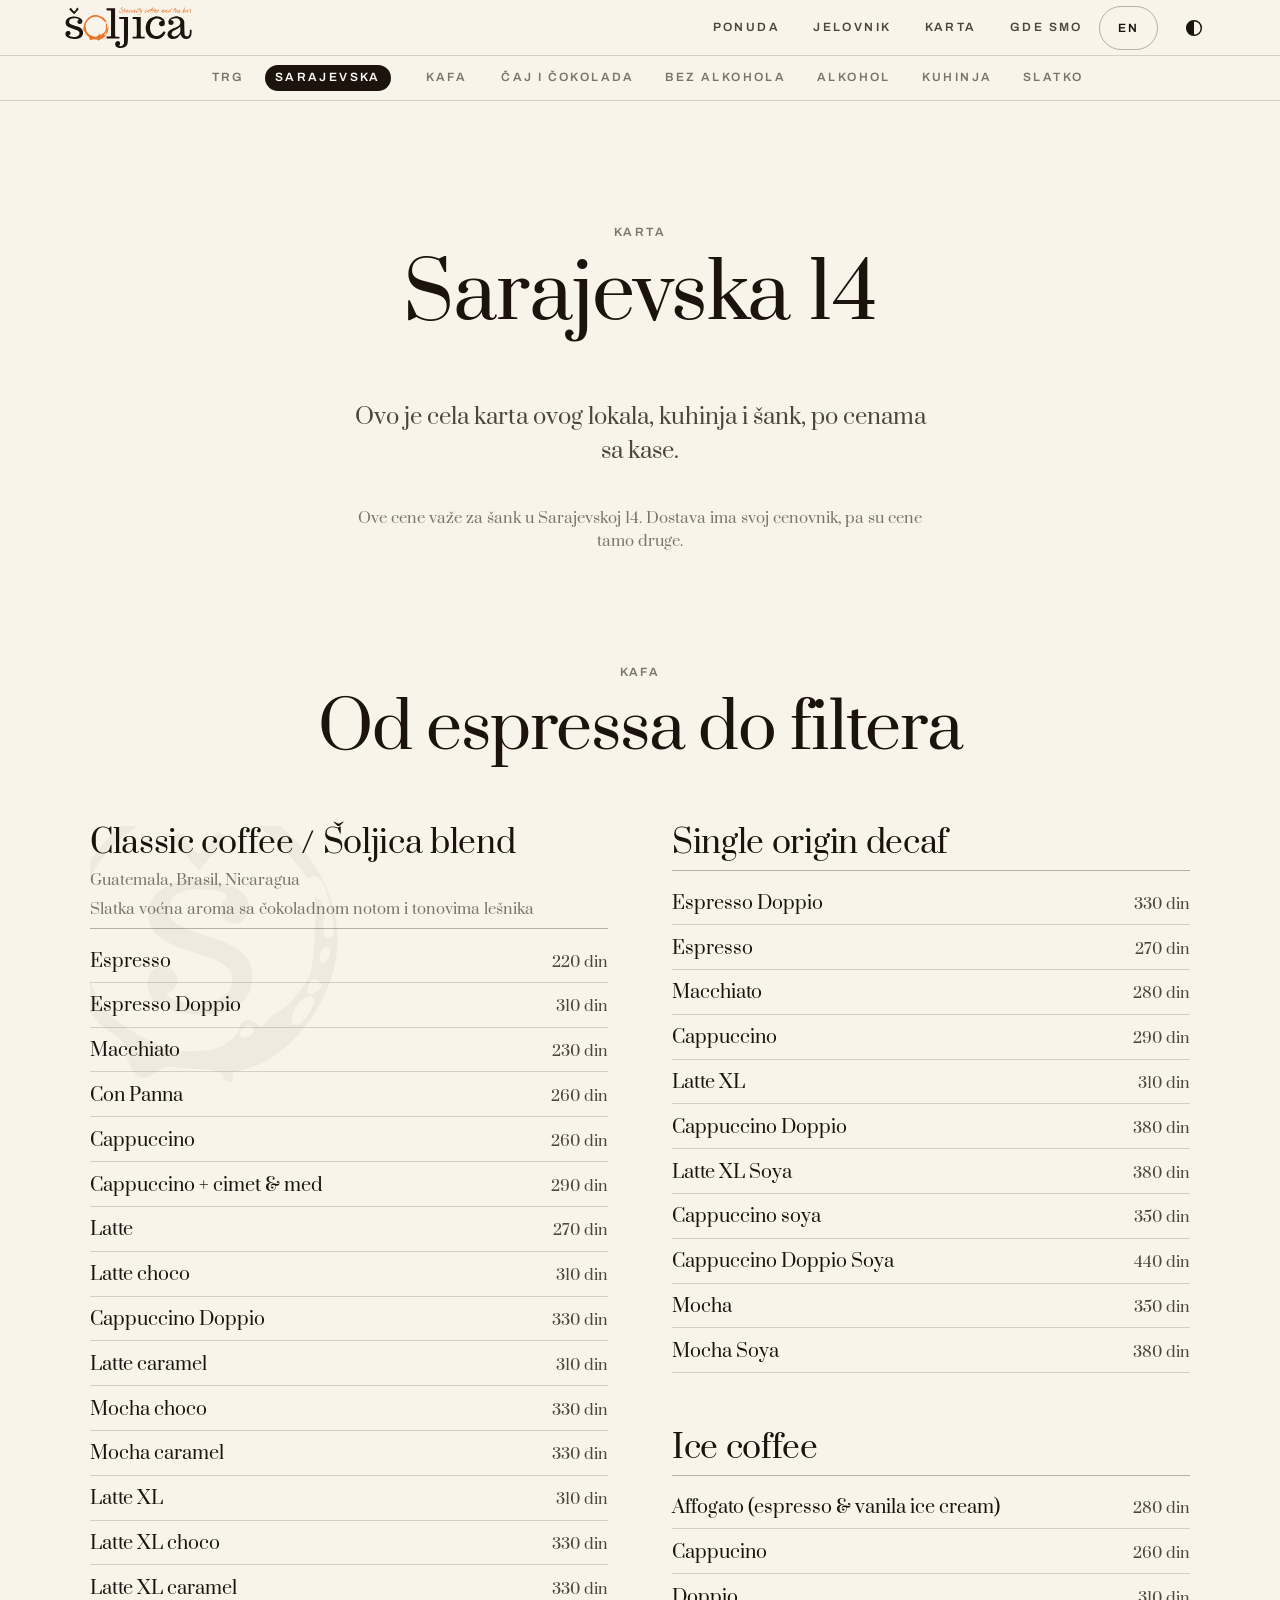
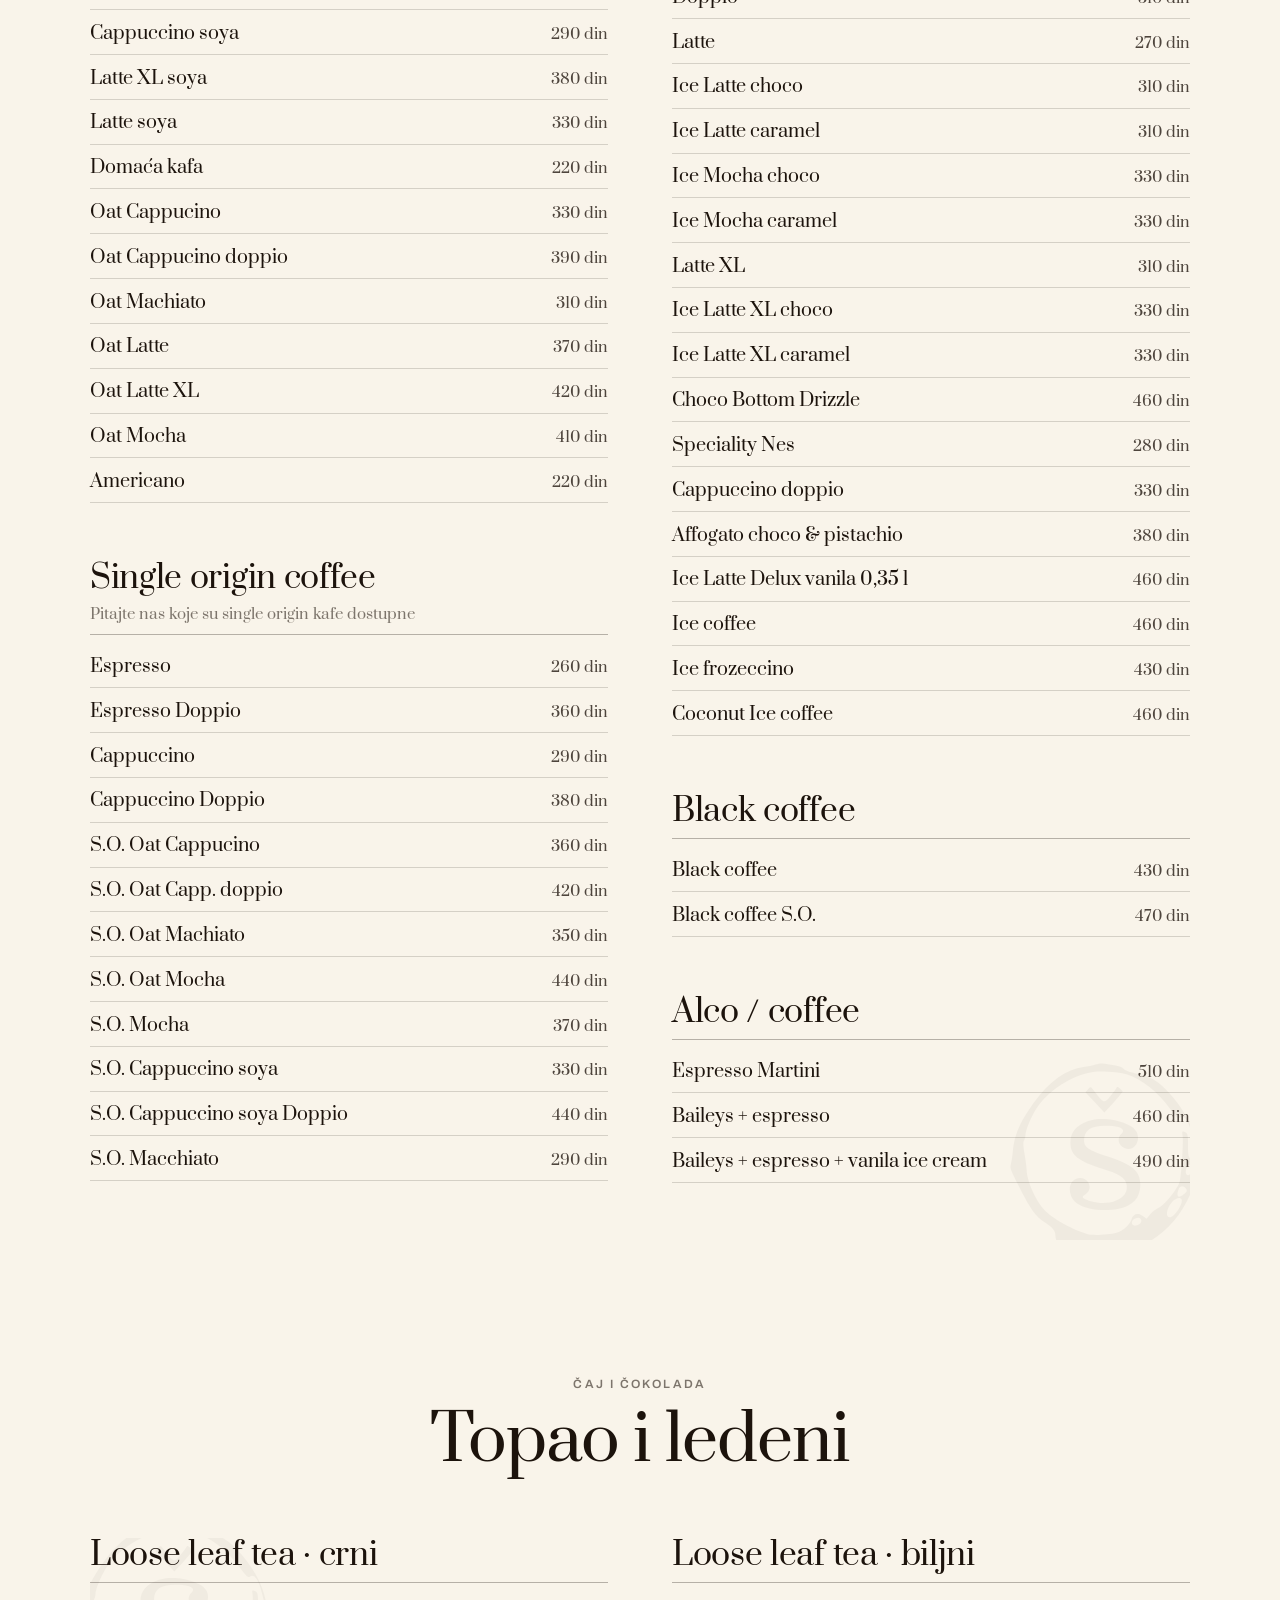
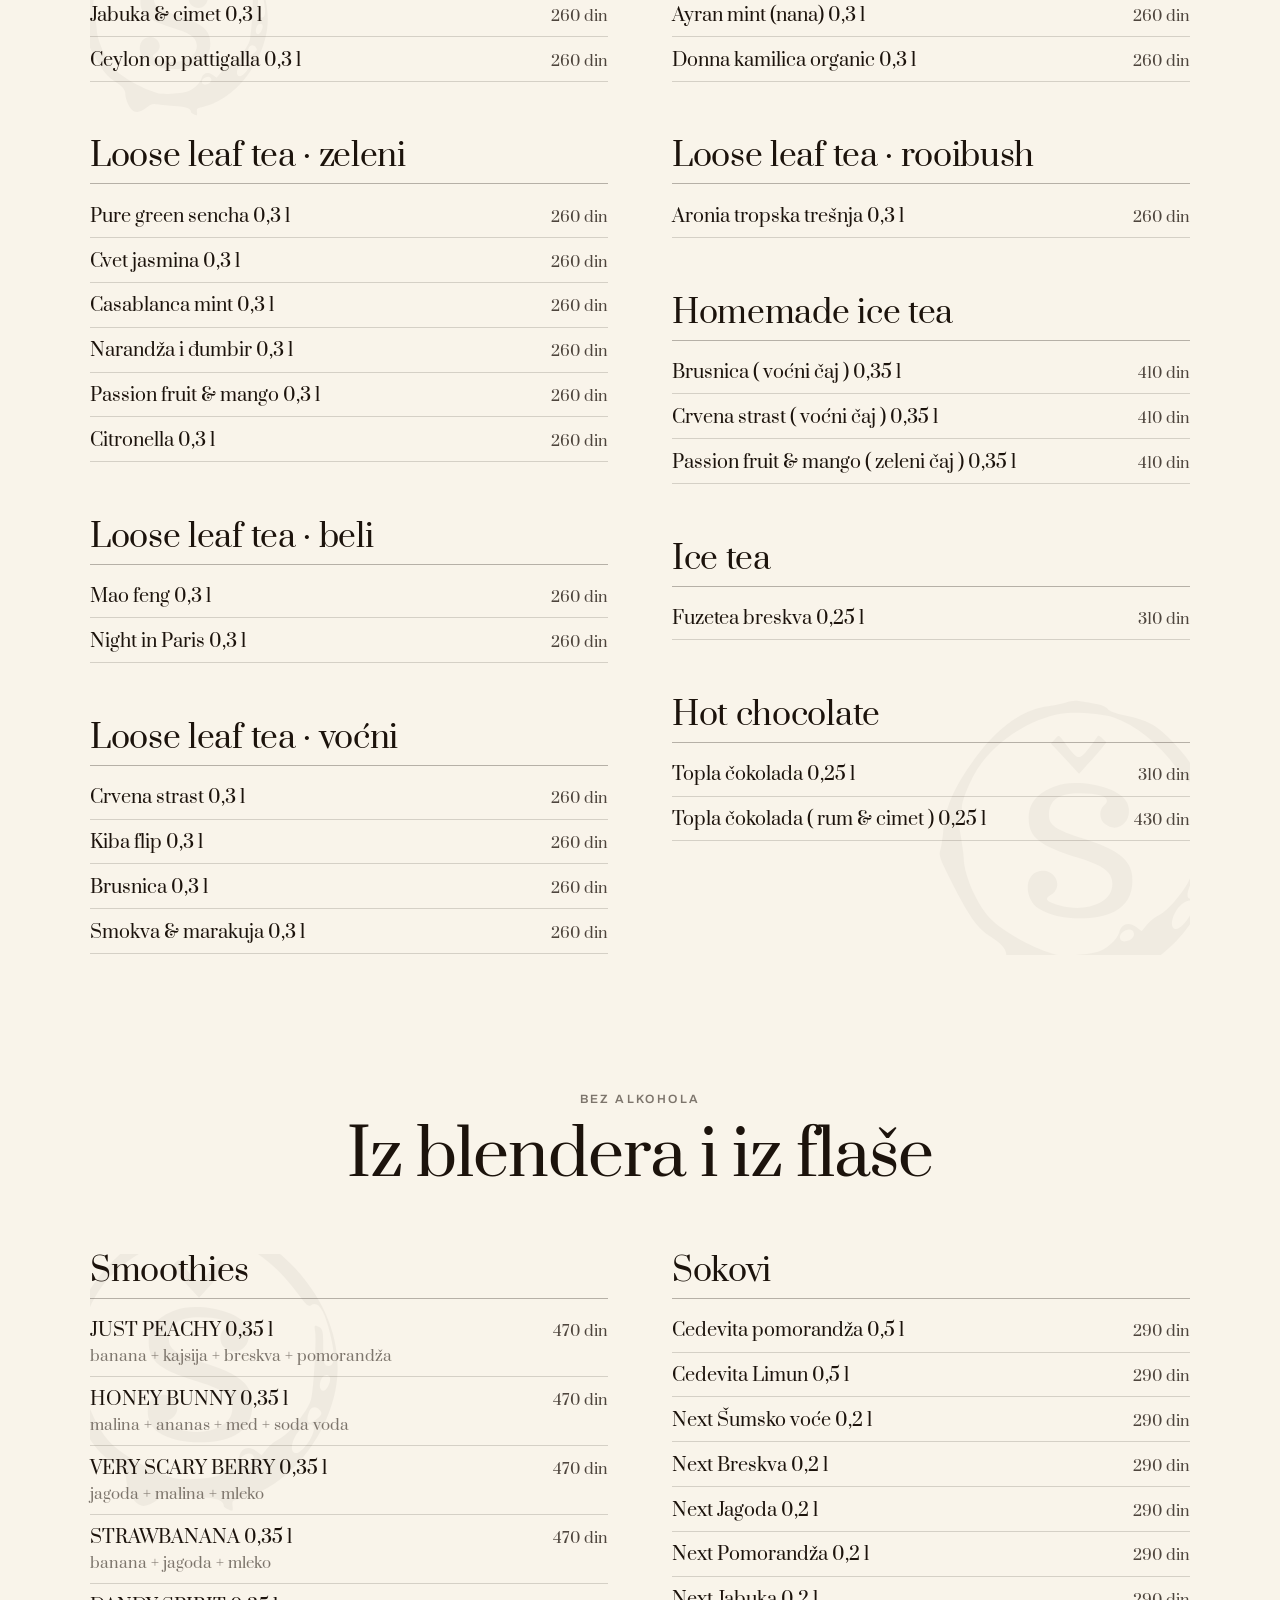
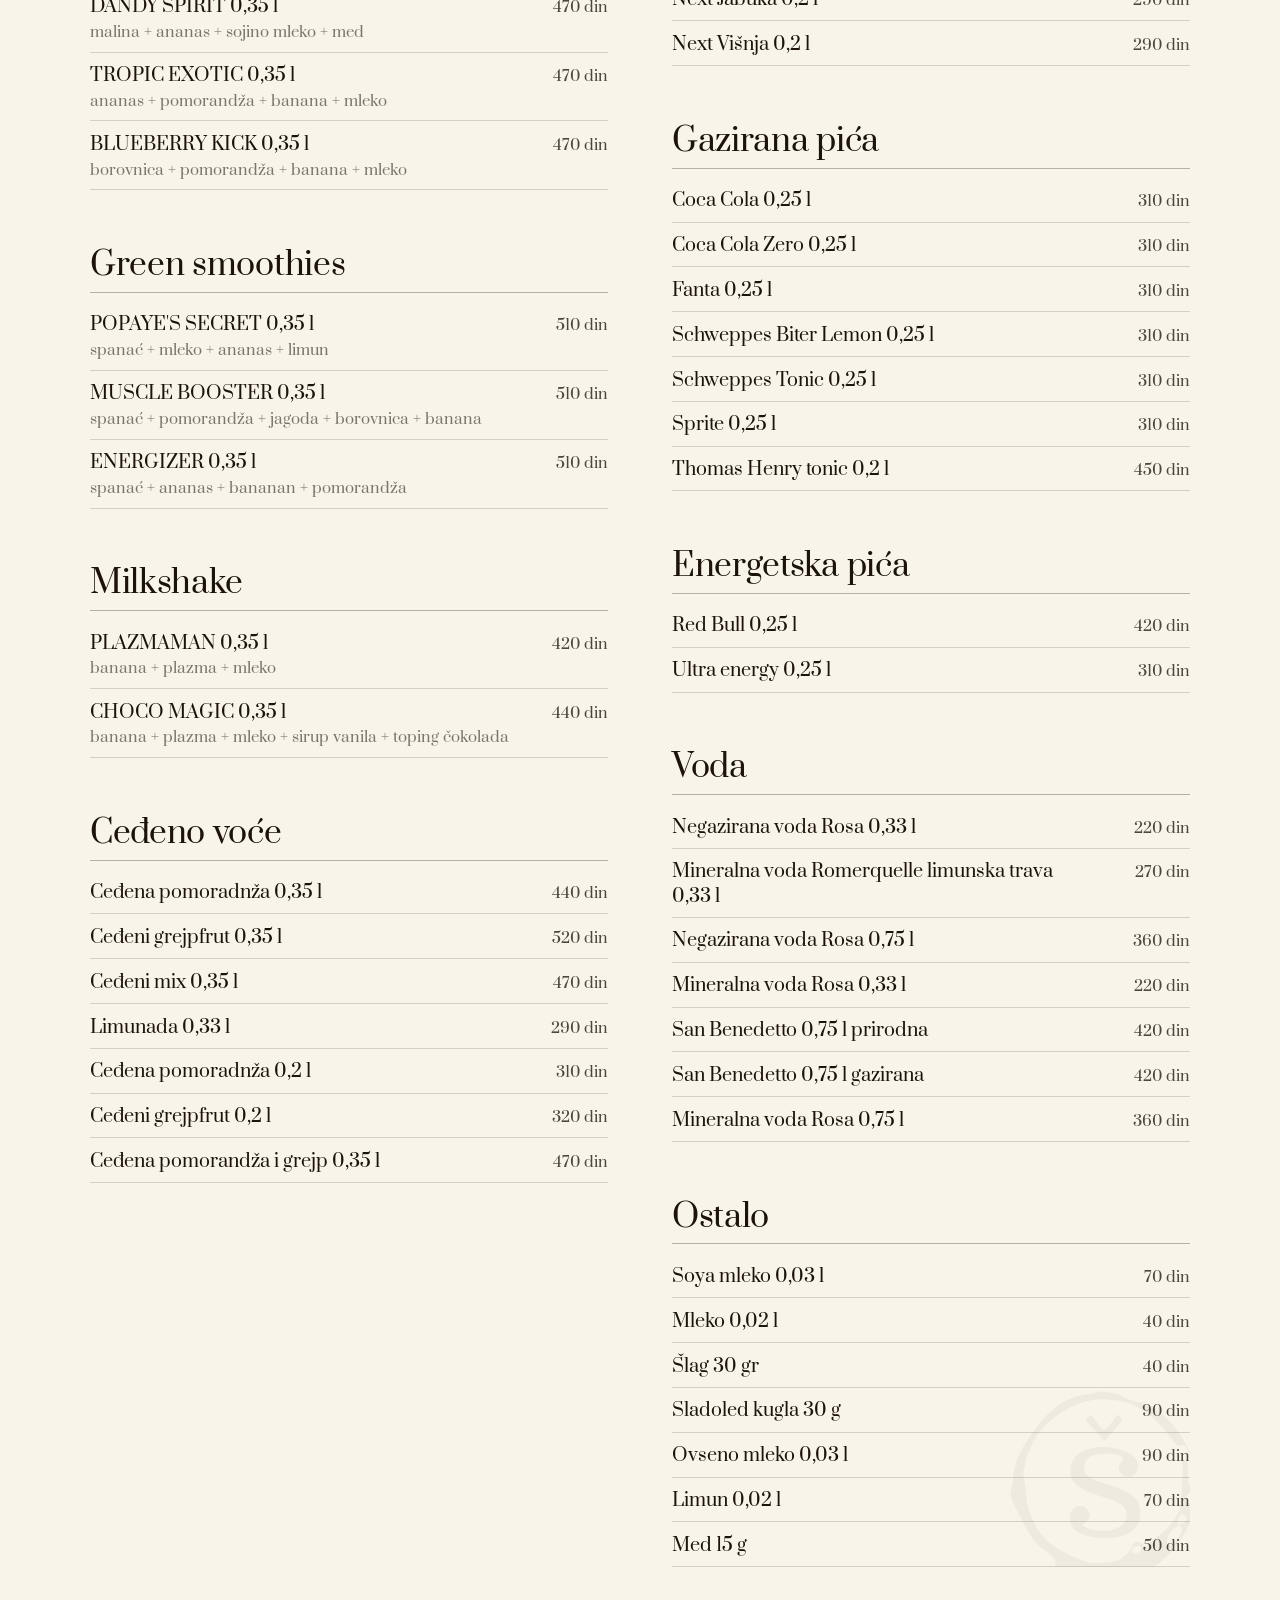
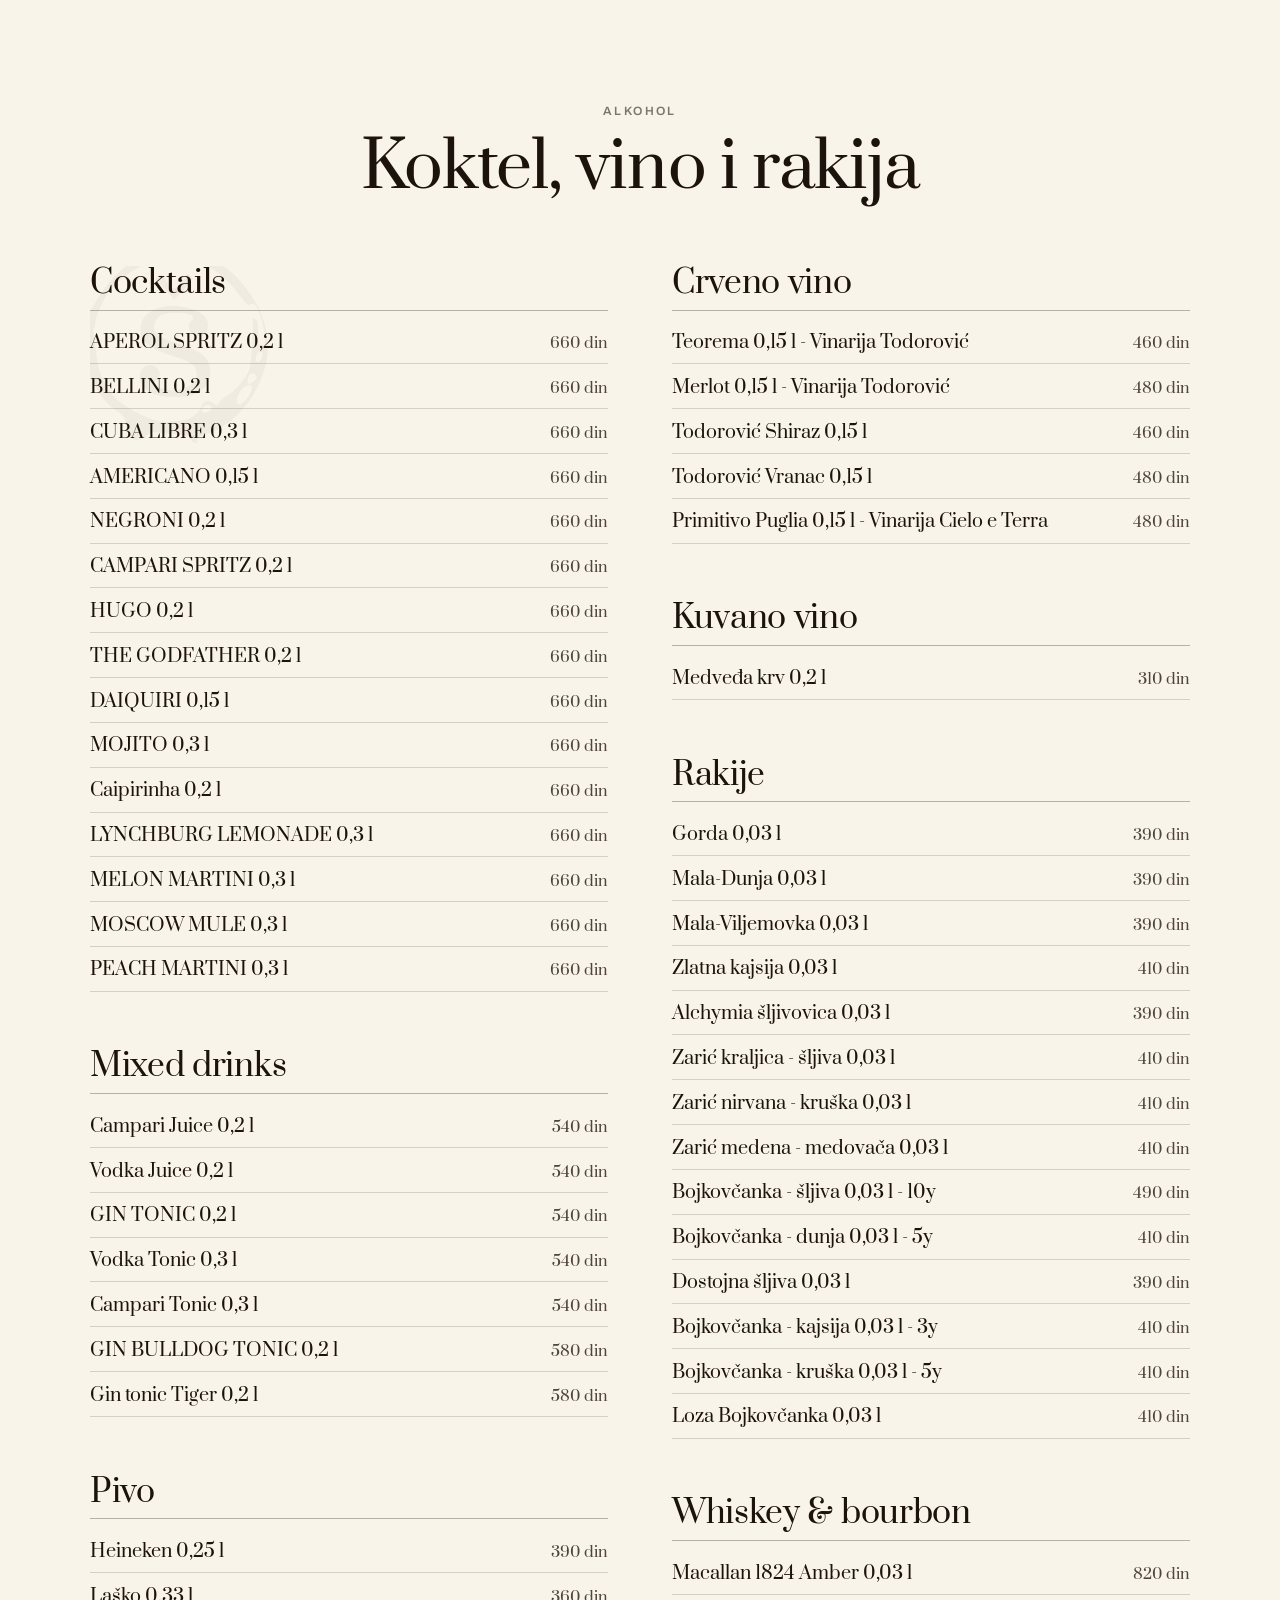
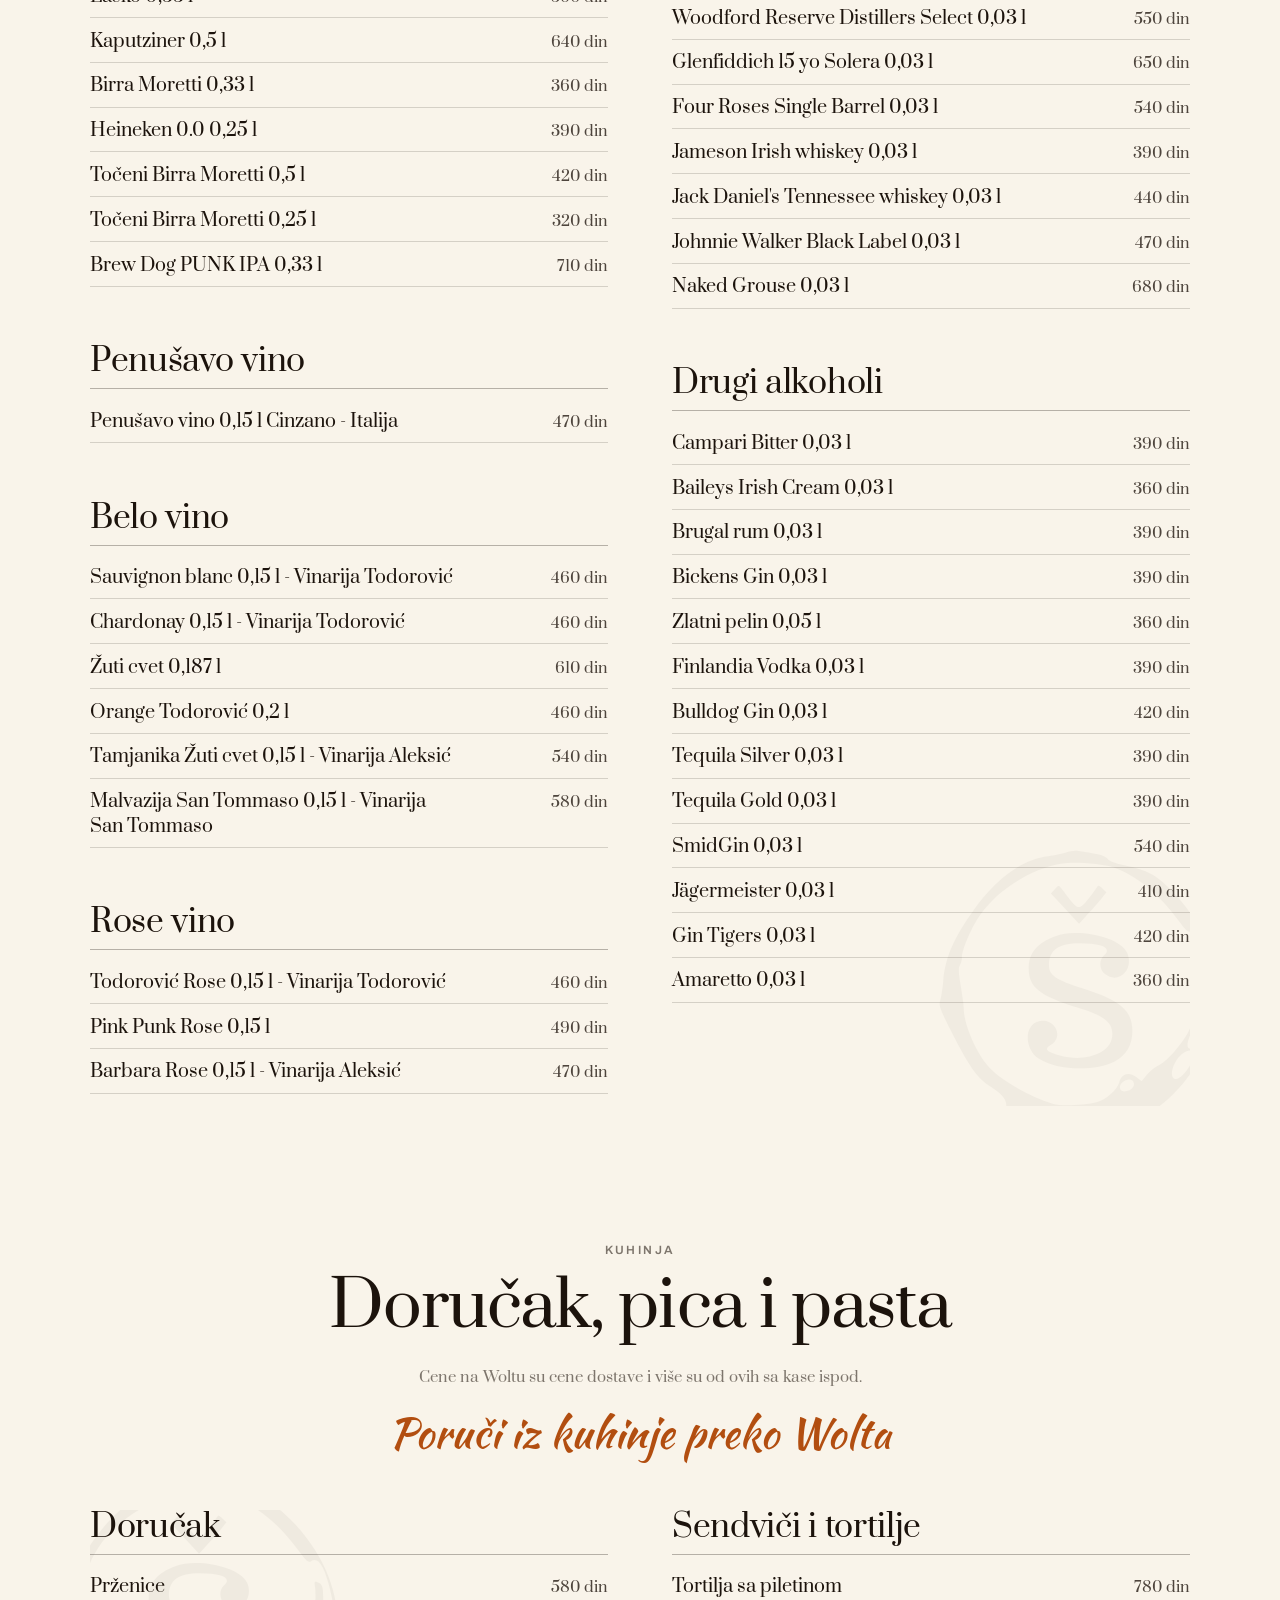
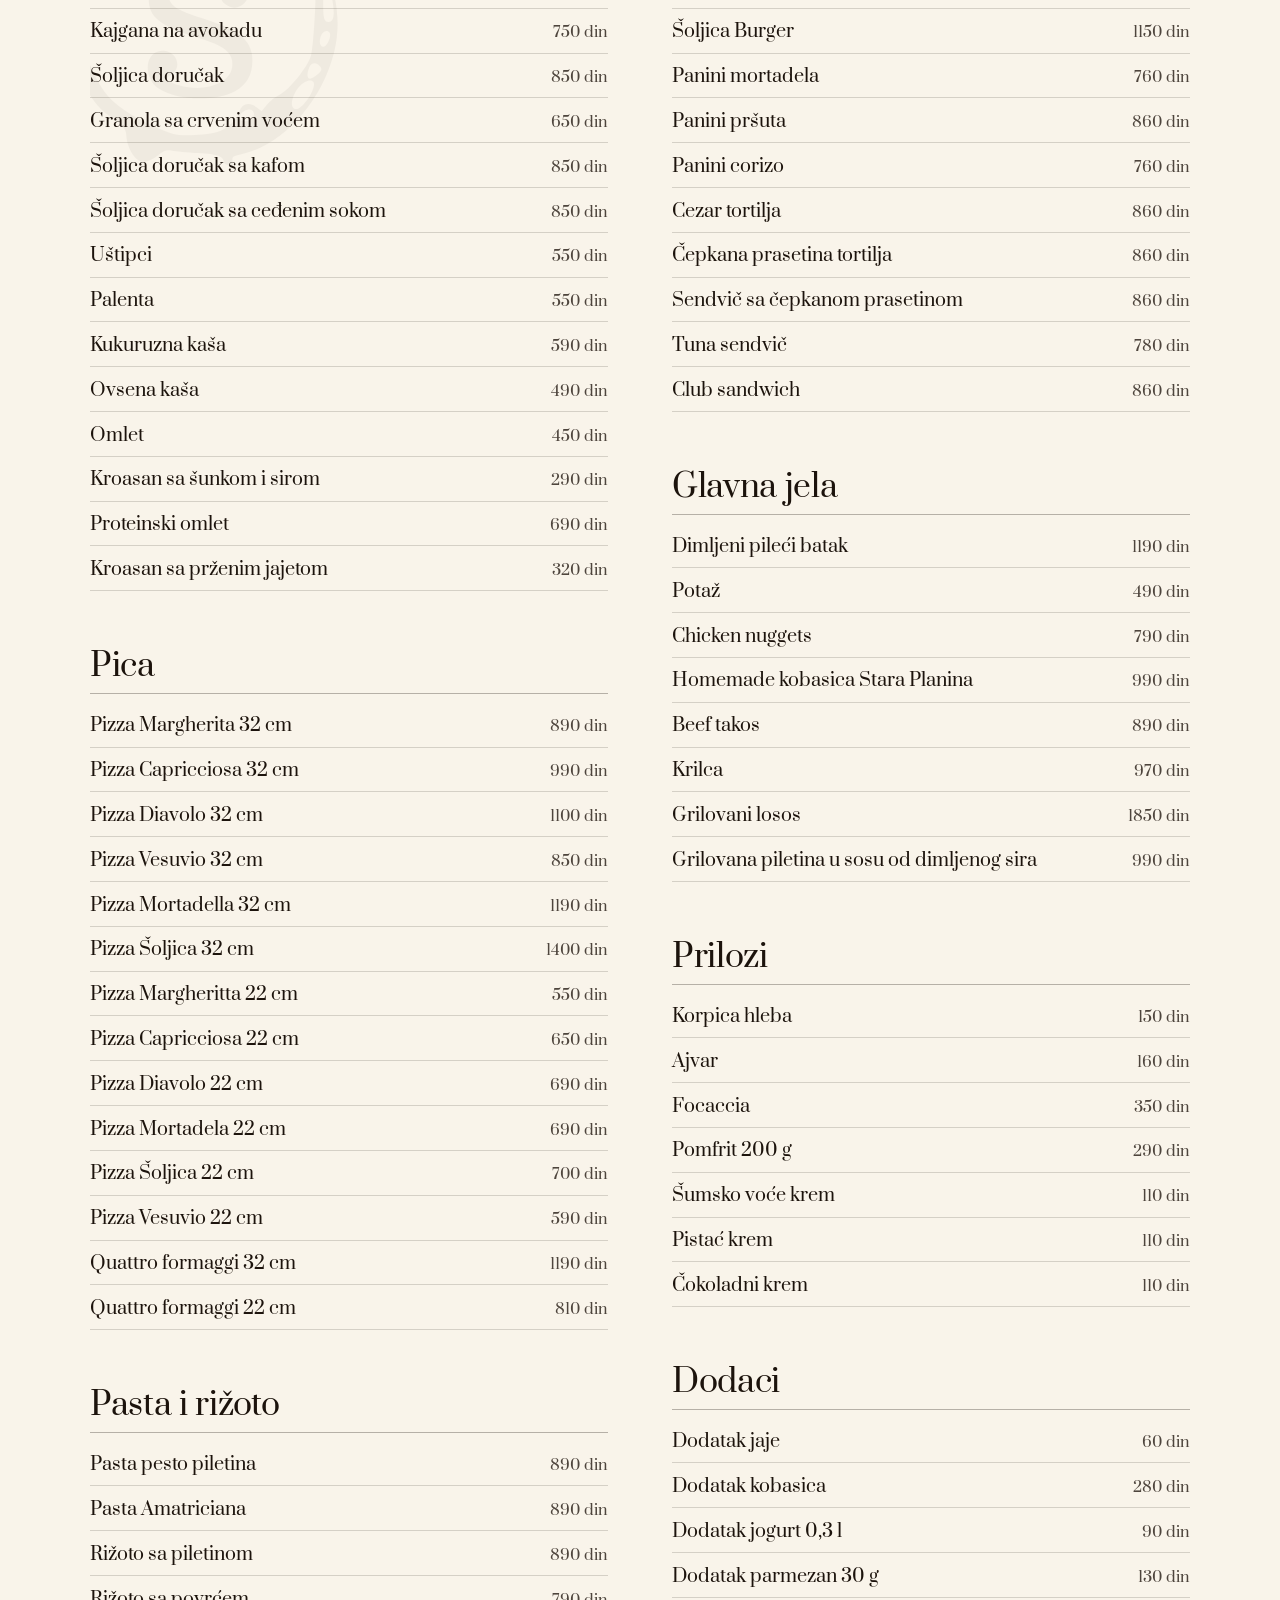
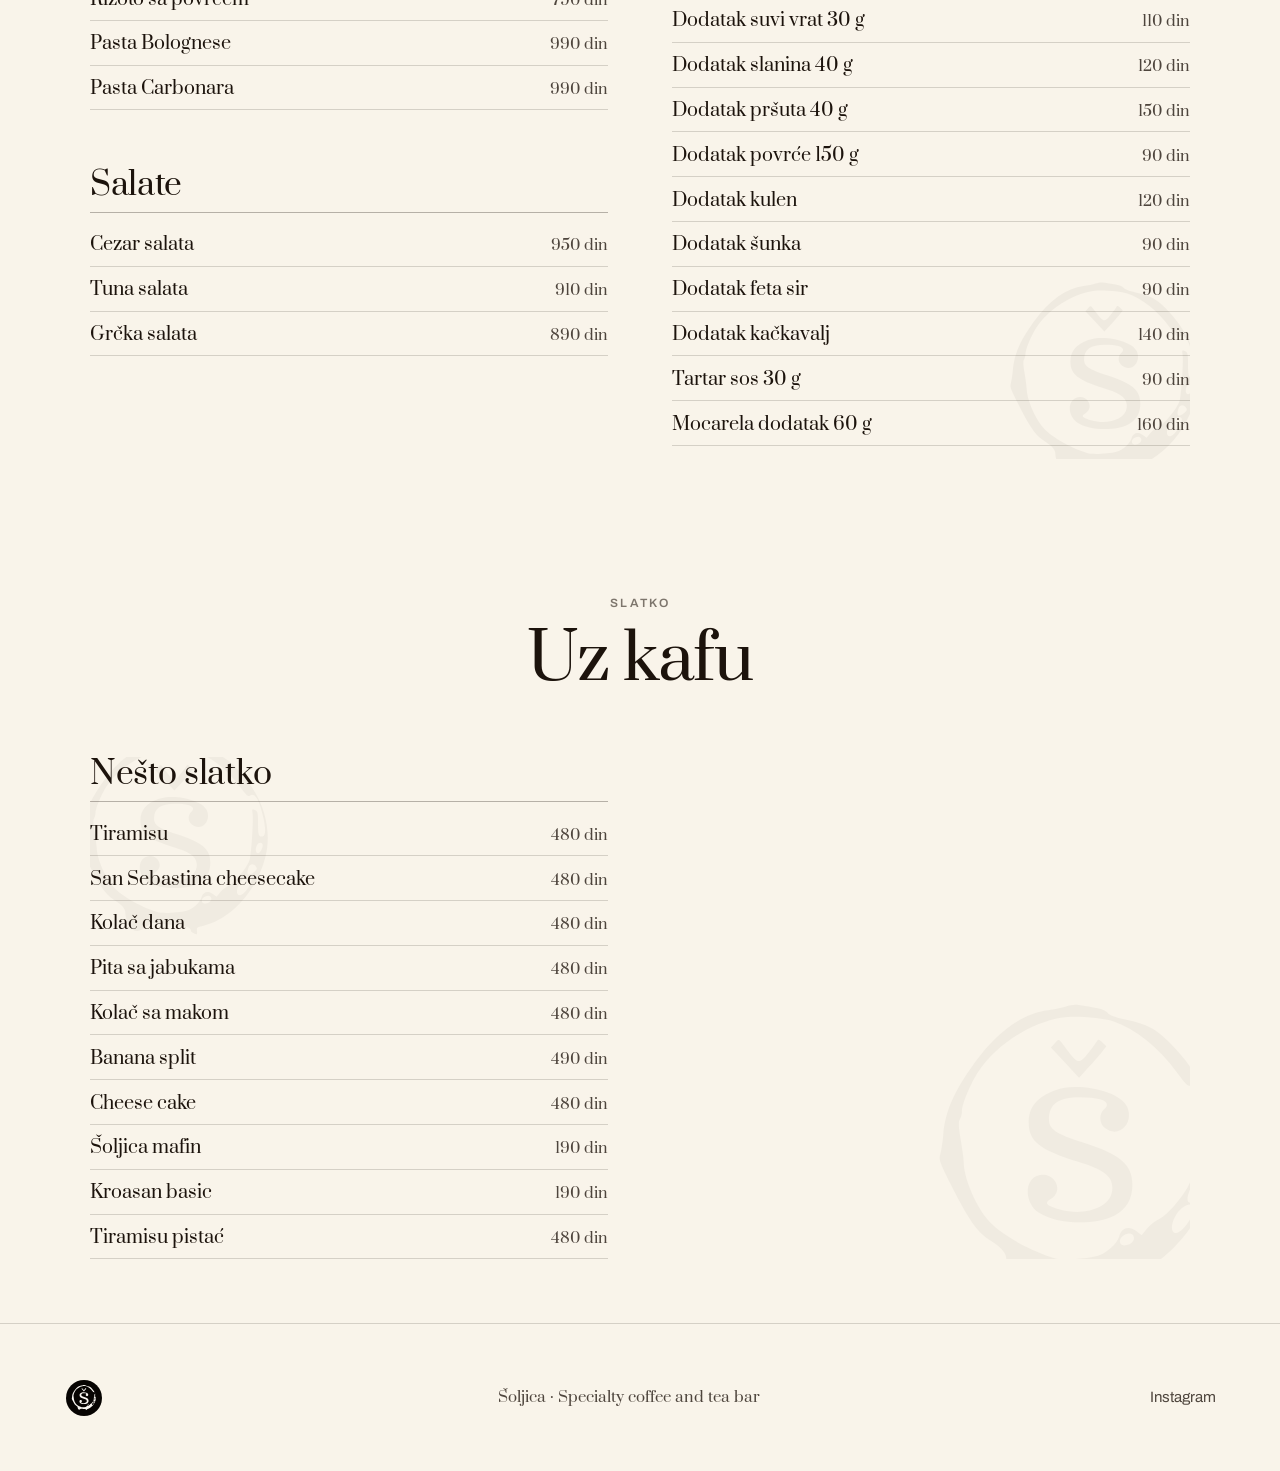
<file: sarajevska.html>
<!doctype html>
<html lang="sr">
<head>
<meta charset="utf-8">
<meta name="robots" content="noindex, nofollow">
<meta name="viewport" content="width=device-width, initial-scale=1">
<title>Šoljica · Sarajevska</title>
<meta name="description" content="Karta lokala Šoljica u Sarajevskoj 14 u Beogradu: doručak, pica, pasta, kafa, čaj, koktel, vino i rakija, po cenama sa kase." data-content-en="Šoljica's menu at Sarajevska 14, Belgrade: breakfast, pizza, pasta, coffee, tea, cocktails, wine and rakija at counter prices.">
<link rel="preconnect" href="https://fonts.googleapis.com">
<link rel="preconnect" href="https://fonts.gstatic.com" crossorigin>
<!-- Prata, Archivo AND Kaushan Script. This comment used to read "Prata and Archivo only:
     nothing on this page is set in the brush script", and it was true when it was written
     and silently stopped being true on 2026-08-16, when batch L's L3 moved `.wolt` onto
     var(--script) in assets/base.css. This page has carried a .wolt since 2026-08-15, so
     from that moment its one commercial action asked for a face the page never fetched and
     fell through to the generic `cursive`, which on Windows is Comic Sans.

     WHAT MADE IT INVISIBLE FOR A DAY: a computed font-family is the DECLARED STACK. It
     reads "Kaushan Script", cursive whether or not the face exists, so an element audit
     that reads the cascade cannot see this, and document.fonts.check() cannot either (it
     answers "can these characters be rendered at all", which a fallback satisfies). What
     sees it is measuring the phrase against the bare fallback, or looking at it full size.

     A page's font link is therefore CONTENT-DEPENDENT chrome, not shared chrome, and the
     gate for it is in cms/pages.test.mjs: any page whose markup uses a class the site's CSS
     sets to var(--script) must request the face. (Prata replaced Abril Fatface on
     2026-08-15; see the families block at the top of assets/base.css.) -->
<link href="https://fonts.googleapis.com/css2?family=Prata&family=Kaushan+Script&family=Archivo:wdth,wght@62..125,400..900&display=swap" rel="stylesheet">
<link rel="alternate" hreflang="sr" href="sarajevska.html">
<link rel="alternate" hreflang="en" href="sarajevska.en.html">
<link rel="alternate" hreflang="x-default" href="sarajevska.html">
<link rel="stylesheet" href="assets/base.css">
<!-- No page stylesheet. The menu layout lived in a <style> block right here from T10
     until T15 moved it into assets/base.css, on the instruction T10 wrote into the page
     itself: two bars' pages are one design serving two shops, and T7's test for this file
     is "would two copies be allowed to disagree". They would not. The move was proved
     behaviour-preserving over 2198 body elements across both pages at 1440 light and 390
     dark: zero computed-style differences. A third bar's page gets the layout by linking
     the same file, which is the point. -->
<script>
  /* THE REGISTER, STAMPED BEFORE FIRST PAINT. Inline and in the head on purpose: a
     deferred file runs after the page has painted, so a visitor who chose dark would get
     a cream flash on every navigation. Two jobs only: reveal the control (assets/base.css
     hides .theme-switch unless .js-theme is set, so a button that cannot work is never
     offered) and apply the stored choice. The rest is assets/theme.js, and the two share
     exactly one storage key and one attribute name.
     HAND-DUPLICATED in index.html, trg.html, sarajevska.html and the template inside
     tools/build-bar-page.mjs, like the nav below it. No build step, no include. */
  (function () {
    var d = document.documentElement;
    d.classList.add('js-theme');
    var t = null;
    try { t = localStorage.getItem('soljica-theme'); } catch (e) { t = null; }
    var picked = t === 'light' || t === 'dark';
    if (picked) d.setAttribute('data-theme', t);
    d.setAttribute('data-theme-state', picked ? t : 'system');
  })();
</script>
</head>
<body>

<!-- THE COIN, DEFINED ONCE (L4b, 2026-08-16). assets/monogram-tokenized.svg is
     assets/monogram-mark.svg with its one fill swapped to currentColor and every path
     byte-identical. It has to be INLINE and it has to be currentColor: the source file is a
     near-WHITE mark drawn for the dark hero, so as an <img> it is invisible on cream at any
     opacity, and an img cannot inherit a colour. Defined once as a <symbol> and referenced
     with <use> by every section pair, rather than written out per section, which on a page
     with six of them is the difference between 4KB and 50KB of the same drawing.
     The file is named in this comment so publish's ASSET_RE still copies it and still fails
     loudly if it is ever deleted: assets/monogram-tokenized.svg -->
<svg class="mark-defs" aria-hidden="true" focusable="false"><symbol id="coin-mark" viewBox="0 0 259 251"><path fill="currentColor" fill-rule="evenodd" d="M 121.664 46.444 C 119.554 47.203, 115.054 48.132, 111.664 48.510 C 97.558 50.081, 82.782 60.613, 70.293 78 C 58.453 94.484, 53.645 105.474, 52.521 118.624 C 52.151 122.956, 51.404 127.943, 50.861 129.706 C 49.968 132.606, 50.506 134.166, 56.501 146.078 C 67.190 167.312, 71.448 173.306, 79.502 178.458 C 85.275 182.151, 87.997 185.357, 88.006 188.473 C 88.016 192.386, 90.102 197.968, 92.714 201.071 C 96.021 205.002, 100.119 204.658, 106.062 199.951 C 109.493 197.233, 110.580 196.880, 113.778 197.440 C 115.825 197.799, 122.544 198.409, 128.710 198.796 C 139.633 199.482, 142.783 200.651, 142.968 204.089 C 142.986 204.414, 144.154 205.205, 145.565 205.848 C 148.048 206.979, 148.120 206.915, 147.815 203.852 C 147.507 200.759, 147.629 200.659, 153.227 199.372 C 176.206 194.093, 197.806 170.260, 204.920 142.333 C 211.405 116.874, 202.354 89.270, 180.281 67.188 C 172.038 58.941, 167.573 56.582, 155.017 53.841 C 149.188 52.568, 146.021 51.347, 144.982 49.972 C 143.927 48.576, 141.488 47.658, 136.982 46.963 C 133.417 46.412, 129.375 45.760, 128 45.513 C 126.625 45.266, 123.774 45.685, 121.664 46.444 M 119.500 52.647 C 101.492 55.516, 82.044 68.079, 72.196 83.203 C 67.741 90.043, 63 101.559, 63 105.536 C 63 106.906, 62.480 108.859, 61.845 109.876 C 60.957 111.299, 61.072 114.012, 62.345 121.656 C 63.255 127.118, 64 132.664, 64 133.980 C 64 142.289, 69.935 156.943, 76.835 165.673 C 83.135 173.642, 99.080 183.121, 114.422 188.017 C 118.681 189.376, 132.422 188.771, 139.287 186.923 C 144.191 185.602, 150.433 179.970, 151.634 175.781 C 152.989 171.057, 156.958 169.854, 161.097 172.913 L 164.203 175.210 167.180 171.598 C 168.817 169.611, 171.865 167.202, 173.954 166.243 C 179.484 163.704, 190.288 150.359, 192.020 143.927 C 193.396 138.814, 195.125 110.633, 194.356 105.828 C 193.799 102.344, 193.924 102.031, 195.619 102.658 C 198.605 103.763, 198.939 104.967, 198.853 114.336 C 198.770 123.478, 199.477 125.436, 202.644 124.835 C 205.416 124.310, 205.526 118.207, 202.955 107.561 C 199.502 93.260, 196.167 88.166, 191.973 90.785 C 190.452 91.735, 189.345 90.717, 183.887 83.347 C 173.408 69.197, 161.132 59.371, 148.237 54.811 C 142.521 52.789, 126.281 51.566, 119.500 52.647 M 115.237 67.250 L 113.126 69.500 121.047 78 L 128.969 86.500 134.017 81 C 136.793 77.975, 140.248 74.011, 141.696 72.191 L 144.327 68.883 142.110 66.691 C 140.105 64.709, 139.803 64.658, 138.948 66.158 C 138.429 67.070, 136.187 70.114, 133.966 72.924 C 129.147 79.020, 128.199 78.827, 121.890 70.470 C 117.060 64.073, 117.856 64.459, 115.237 67.250 M 115.643 93.555 C 105.368 97.323, 100.769 102.815, 100.644 111.468 C 100.490 122.168, 106.710 127.157, 128.556 133.855 C 143.937 138.570, 148.547 142.558, 147.621 150.348 C 146.501 159.780, 131.708 164.826, 117.612 160.584 C 110.357 158.400, 109.297 157.106, 112.946 154.886 C 121.316 149.797, 114.313 138.142, 105.163 141.932 C 97.907 144.938, 98.571 157.397, 106.256 162.432 C 116.542 169.171, 137.624 169.911, 149.196 163.939 C 155.740 160.562, 159.010 154.779, 158.984 146.628 C 158.948 135.435, 152.156 129.670, 131.167 123.019 C 115.883 118.176, 112 115.514, 112 109.883 C 112 101.350, 117.471 97.493, 129.500 97.548 C 142.413 97.608, 147.641 100.300, 143 104.500 C 140.031 107.187, 140.345 112.340, 143.635 114.927 C 151.306 120.961, 160.221 112.163, 155.945 102.779 C 152.067 94.267, 128.445 88.861, 115.643 93.555 M 198.035 131.934 C 196.268 135.236, 196.740 139, 198.922 139 C 200.974 139, 203.700 132.941, 202.512 131.020 C 201.493 129.370, 199.152 129.848, 198.035 131.934 M 191.075 150.304 C 188.546 156.956, 190.651 158.944, 195.635 154.612 C 197.995 152.560, 198.306 151.802, 197.398 150.311 C 195.650 147.439, 192.165 147.436, 191.075 150.304 M 185.162 161.620 C 180.676 167.062, 179.834 174, 183.659 174 C 187.577 174, 195.324 161.951, 193.403 158.844 C 192.125 156.776, 188.013 158.161, 185.162 161.620 M 154.250 175.208 C 151.101 176.744, 151.144 181, 154.309 181 C 157.531 181, 160.288 178.733, 159.847 176.445 C 159.407 174.157, 157.341 173.701, 154.250 175.208"/></symbol></svg><header class="topbar">
  <!-- THE PHONE DRAWER'S SWITCH (2026-08-14), and the four elements below are in a
       load-bearing order: the stylesheet reaches the drawer with .nav-cb:checked ~ .nav-links,
       so the checkbox has to come first and the nav last. A checkbox rather than a button
       with a script, because a static page whose nav needs JS to open has no nav when that
       one request fails; assets/nav.js only adds the close on an in-page anchor tap, Escape
       and the resize. The burger is named by a hidden SPAN and not an aria-label, for the
       reason the bar switcher below already carries: the render swaps href, meta content and
       leaf inner text, so an attribute would read Serbian on the English page. -->
  <input type="checkbox" id="nav-toggle" class="nav-cb">
  <!-- THE SITE'S MARK IS THE FULL LOGOTYPE (D1, 2026-08-16). goolio, 2026-08-15: "replace
       that coin Š logo with the real one Šoljica everywhere." It is INLINED rather than
       loaded from assets/logo-tokenized.svg, because the letterforms are painted with
       currentColor and an image cannot inherit a colour: as an <img> this mark would be
       black on cream and invisible on ink, which is the lesson the withdrawn drawings
       already taught. That file is the source and this is a copy of it, hand-duplicated
       across three pages and the scaffold the way the rest of the masthead is, so a test
       in cms/pages.test.mjs compares all four copies' path data back to it.
       THE Š-COIN IS NOT RETIRED: it keeps the footer and any slot that has to be square. -->
  <a class="nav-mark" href="index.html" data-href-en="en.html" aria-label="Šoljica"><span class="wordmark-slot"><svg viewBox="0 0 602 210" aria-hidden="true" focusable="false"><path fill="currentColor" fill-rule="evenodd" d="M 56.230 22.385 C 53.947 25.776, 50.711 29.861, 49.039 31.462 L 46 34.374 42.913 31.437 C 41.215 29.822, 37.857 25.891, 35.451 22.702 L 31.076 16.903 27.378 20.293 L 23.679 23.682 34.409 35.091 C 40.311 41.366, 45.487 46.500, 45.911 46.500 C 47.184 46.500, 67 24.250, 67 22.821 C 67 22.094, 65.511 20.312, 63.690 18.859 L 60.381 16.219 56.230 22.385 M 194 23.965 L 194 28.930 204.250 29.215 L 214.500 29.500 214.500 88.500 L 214.500 147.500 204.250 147.785 L 194 148.070 194 152.535 L 194 157 223.500 157 L 253 157 253 153 L 253 149 244.200 149 C 238.689 149, 234.952 148.552, 234.200 147.800 C 233.292 146.892, 233 131.089, 233 82.800 L 233 19 213.500 19 L 194 19 194 23.965 M 34.974 57.929 C 16.773 61.794, 7 70.900, 7 83.993 C 7 97.914, 15.742 104.995, 43.500 113.556 C 56.939 117.701, 63.457 120.680, 66.683 124.151 C 75.048 133.150, 69.605 146.254, 56.339 149.053 C 48.474 150.712, 37.776 150.549, 30.588 148.659 C 24.610 147.088, 20.338 144.193, 22.700 143.313 C 31.031 140.212, 32.226 126.937, 24.440 123.977 C 6.423 117.127, -0.911 141.223, 15.831 152.260 C 31.066 162.304, 61.052 162.350, 75.724 152.352 C 89.197 143.171, 90.747 123.476, 78.872 112.336 C 75.607 109.272, 64.379 103, 62.160 103 C 61.559 103, 59.590 102.365, 57.784 101.588 C 55.978 100.812, 49.213 98.544, 42.750 96.548 C 27.340 91.790, 22.432 87.728, 23.257 80.414 C 24.371 70.526, 32.100 65.568, 46.410 65.560 C 56.369 65.555, 65.853 67.453, 66.683 69.617 C 66.975 70.377, 65.815 72.304, 64.107 73.900 C 58.107 79.504, 60.818 88.797, 69.103 91.028 C 78.385 93.527, 85.515 85.890, 83.572 75.529 C 81.761 65.881, 69.142 59.186, 48 56.657 C 45.368 56.342, 39.962 56.870, 34.974 57.929 M 412.500 57.620 C 390.523 61.576, 375.517 78.628, 373.003 102.500 C 369.654 134.298, 387.830 157.864, 417.136 159.718 C 436.873 160.967, 453.484 151.169, 460.336 134.236 L 462.871 127.973 459.313 126.486 C 454.620 124.526, 453.258 124.611, 452.528 126.912 C 452.194 127.964, 450.558 130.551, 448.893 132.662 C 430.703 155.713, 399.373 148.426, 393.564 119.792 C 388.870 96.657, 397.003 75.351, 413.363 67.922 C 422.618 63.720, 436.478 65.922, 443.750 72.751 C 448.057 76.795, 447.860 77.755, 442.446 79.118 C 434.374 81.151, 431.117 88.388, 434.920 95.843 C 437.187 100.287, 440.435 102, 446.597 102 C 455.911 102, 460.015 97.339, 459.978 86.800 C 459.925 71.541, 448.886 60.909, 429.606 57.546 C 424.729 56.696, 420.684 56.040, 420.619 56.090 C 420.554 56.139, 416.900 56.828, 412.500 57.620 M 502.772 57.981 C 487.003 61.306, 475.983 71.348, 476.015 82.363 C 476.041 91.370, 480.310 96.167, 488.302 96.167 C 502.130 96.167, 504.819 76.933, 491.344 74.405 C 479.801 72.239, 503.075 63.585, 515.452 65.441 C 529.453 67.540, 535.855 86.609, 525.958 96.732 C 522.744 100.019, 510.057 106.954, 503.500 109.008 C 501.300 109.697, 499.050 110.612, 498.500 111.041 C 497.950 111.471, 495.475 112.630, 493 113.617 C 473.337 121.460, 466.080 138.910, 477.210 151.586 C 482.480 157.589, 487.238 159.480, 497 159.451 C 510.668 159.411, 523.385 152.074, 528.544 141.250 C 530.621 136.895, 531.219 137.122, 533.331 143.070 C 537.288 154.210, 547.172 160.614, 559.090 159.761 C 574.984 158.624, 582 148.906, 582 128.025 L 582 118 578 118 L 574 118 573.988 125.250 C 573.973 134.763, 571.793 142.873, 568.480 145.750 C 565.371 148.450, 558.590 148.802, 555.217 146.439 C 549.843 142.675, 549.538 140.815, 549 108.426 L 548.500 78.351 545.479 72.448 C 541.258 64.199, 534.877 59.845, 523.785 57.643 C 513.818 55.665, 513.753 55.666, 502.772 57.981 M 252 63.466 L 252 67.932 262.750 68.216 L 273.500 68.500 273.500 124.574 L 273.500 180.648 270.752 184.800 C 266.978 190.500, 263.758 192.393, 257.980 192.306 C 251.391 192.207, 250.321 191.352, 253.092 188.402 C 256.803 184.452, 257.023 175.853, 253.497 172.585 C 242.273 162.183, 227.638 177.422, 235.717 191.099 C 242.911 203.277, 270.178 204.482, 282.363 193.160 C 291.933 184.269, 292 183.735, 292 116.557 L 292 59 272 59 L 252 59 252 63.466 M 313 63.500 L 313 68 321.300 68 C 326.422 68, 330.059 68.459, 330.800 69.200 C 331.692 70.092, 332 80.237, 332 108.665 C 332 152.968, 333.031 149.301, 320.694 148.892 L 313.500 148.654 313.193 152.827 L 312.885 157 340.500 157 L 368.115 157 367.807 152.750 L 367.500 148.500 360.842 148.847 C 348.787 149.475, 350 154.554, 350 103.433 L 350 59 331.500 59 L 313 59 313 63.500 M 526.405 106.120 C 524.028 108.765, 516.857 113.388, 506.635 118.865 C 496.096 124.513, 494.498 125.802, 492.073 130.610 C 485.479 143.682, 499.429 152.985, 513.532 144.921 C 527.224 137.092, 531 130.582, 531 114.804 C 531 103.212, 530.266 101.824, 526.405 106.120"></path><path fill="#e8762c" fill-rule="evenodd" d="M 265.001 15.123 C 261.816 16.393, 258 19.957, 258 21.660 C 258 22.381, 259.800 24.163, 262 25.619 C 268.488 29.912, 266.855 34.688, 258.288 36.473 C 253.128 37.548, 251.426 35.999, 254.073 32.635 C 255.258 31.128, 255.913 29.581, 255.528 29.197 C 255.143 28.814, 253.967 29.562, 252.914 30.861 C 249.531 35.033, 250.939 40, 255.504 40 C 258.267 40, 266.549 34.710, 267.984 32.029 C 269.096 29.953, 268.545 26, 267.145 26 C 266.749 26, 264.866 24.687, 262.962 23.082 C 259.028 19.767, 259.569 18.245, 265.083 17.117 C 266.880 16.749, 268.534 15.898, 268.759 15.224 C 269.238 13.786, 268.410 13.764, 265.001 15.123 M 549.805 18.250 C 548.575 20.587, 547.009 23.400, 546.324 24.500 C 542.664 30.379, 539.794 38.194, 540.891 39.291 C 542.351 40.751, 547.550 38.324, 550.520 34.794 C 553.338 31.444, 553.926 26, 551.469 26 C 549.213 26, 548.526 23.183, 550.301 21.213 C 551.905 19.433, 553.658 14, 552.629 14 C 552.305 14, 551.035 15.912, 549.805 18.250 M 336.827 19.401 C 335.409 21.748, 333.635 25.367, 332.885 27.441 C 331.586 31.033, 326.018 37, 323.965 37 C 322.767 37, 322.712 34.431, 323.862 32.184 C 328.285 23.539, 324.168 22.602, 316.457 30.500 C 309.213 37.920, 306.737 37.474, 312.361 29.762 C 315.356 25.656, 313.699 25.395, 310.582 29.482 C 309.098 31.427, 306.128 33.914, 303.982 35.009 C 296.541 38.805, 294.432 37.102, 299.495 31.387 C 302.370 28.143, 303.110 27.748, 303.970 29 C 304.886 30.333, 305.109 30.333, 305.985 29 C 309.635 23.439, 304.525 23.861, 298.958 29.580 C 294.107 34.564, 290.217 37, 287.109 37 C 283.705 37, 283.762 35.127, 287.210 33.668 C 291.371 31.908, 294.419 28.534, 293.653 26.537 C 292.827 24.387, 291.915 24.583, 286.900 27.989 C 282.579 30.926, 282.476 30.943, 281.128 28.989 C 280.373 27.895, 278.863 27, 277.771 27 C 276.403 27, 275.975 26.533, 276.393 25.500 C 276.727 24.675, 277.273 23.325, 277.607 22.500 C 277.941 21.675, 277.828 21.002, 277.357 21.005 C 276.886 21.007, 273.690 26.208, 270.255 32.562 C 264.075 43.993, 261.669 49.940, 263.743 48.659 C 264.313 48.307, 265.072 46.850, 265.430 45.421 C 266.205 42.335, 271.589 32.586, 273.305 31.162 C 273.968 30.611, 275.746 29.851, 277.256 29.472 C 281.676 28.363, 280.629 31.134, 275.446 34.265 C 272.941 35.778, 271.167 37.461, 271.503 38.004 C 272.266 39.240, 276.770 37.017, 279.407 34.102 C 282.021 31.214, 282.821 31.457, 283.187 35.250 C 283.565 39.171, 286.259 39.952, 290.981 37.510 C 293.960 35.969, 294.175 35.994, 295.854 38.069 L 297.612 40.239 301.766 38.119 C 306.603 35.652, 308 35.481, 308 37.360 C 308 39.605, 315.813 38.525, 318.615 35.892 L 321 33.651 321 36.267 C 321 39.881, 322.728 40.605, 325.388 38.105 C 328.018 35.635, 329 35.454, 329 37.441 C 329 39.744, 331.051 40.378, 332.810 38.618 C 334.301 37.127, 334.294 37, 332.714 37 C 331.771 37, 331 36.312, 331 35.471 C 331 33.810, 335.663 24.409, 339.004 19.336 C 340.150 17.596, 340.709 15.938, 340.246 15.652 C 339.784 15.366, 338.245 17.053, 336.827 19.401 M 404.297 17.572 C 399.326 24.689, 392.560 28.539, 389.495 25.995 C 387.828 24.613, 385.312 26.062, 381.942 30.346 C 378.222 35.076, 369 38.803, 369 35.577 C 369 33.008, 374.099 27.896, 376.349 28.208 C 377.703 28.396, 378.575 27.877, 378.799 26.750 C 379.342 24.020, 375.680 24.593, 372.544 27.729 C 368.844 31.428, 366.767 35.692, 367.516 38.050 C 368.323 40.593, 369.589 40.496, 374.844 37.493 L 379.187 35.010 380.964 37.204 C 382.672 39.314, 382.843 39.333, 385.336 37.700 C 386.762 36.765, 388.452 34.988, 389.090 33.750 C 390.979 30.087, 394.218 27, 396.174 27 C 398.583 27, 398.482 27.987, 395.500 33.596 C 394.125 36.182, 393.007 39.243, 393.016 40.399 C 393.025 41.592, 394.646 39.258, 396.766 35 C 399.014 30.486, 401.396 27.107, 402.750 26.513 C 405.050 25.504, 405.798 24, 404 24 C 402.151 24, 402.978 21.868, 406 18.846 C 409.405 15.441, 409.583 15, 407.547 15 C 406.747 15, 405.285 16.158, 404.297 17.572 M 346.292 19.230 C 345.020 21.386, 343.038 23.203, 341.553 23.576 C 338.797 24.268, 338.045 26, 340.500 26 C 342.509 26, 342.507 26.009, 338.500 33.299 C 336.575 36.801, 335.035 40.529, 335.077 41.583 C 335.121 42.683, 336.298 41.155, 337.837 38 C 342.642 28.154, 344.885 25.184, 348.038 24.492 C 351.445 23.743, 352.033 22, 348.878 22 C 347.136 22, 346.971 21.740, 347.960 20.548 C 348.623 19.749, 349.010 18.293, 348.821 17.311 C 348.560 15.953, 347.954 16.414, 346.292 19.230 M 490.281 21.359 C 488.662 24.691, 487.457 25.859, 485.161 26.318 C 483.510 26.648, 479.903 28.922, 477.146 31.371 C 472.504 35.493, 468.427 37.760, 467.436 36.769 C 467.209 36.542, 468.389 34.202, 470.058 31.569 C 474.159 25.103, 473.437 24.229, 467.489 28.457 C 461.424 32.769, 460.494 32.879, 462.474 29.050 C 464.218 25.678, 464.334 25, 463.171 25 C 462.715 25, 461.310 27.203, 460.049 29.895 C 458.055 34.152, 453.669 38.002, 452.334 36.667 C 452.110 36.443, 452.843 33.935, 453.963 31.093 C 456.459 24.760, 456.463 25, 453.868 25 C 450.750 25, 443 33.106, 443 36.368 C 443 39.496, 443.673 39.602, 447 37 C 450.164 34.525, 451 34.513, 451 36.941 C 451 39.848, 452.470 40.205, 455.294 37.984 C 456.684 36.890, 458.442 36.232, 459.199 36.523 C 459.957 36.814, 461.881 35.690, 463.475 34.026 C 467.310 30.023, 467.934 30.208, 466.663 34.968 C 465.339 39.927, 466.283 40.948, 470.144 38.732 C 471.979 37.679, 474.109 37.240, 475.587 37.611 C 477.064 37.982, 478.981 37.587, 480.484 36.603 L 482.953 34.985 482.320 38.148 C 481.868 40.410, 482.017 41.107, 482.844 40.596 C 483.480 40.203, 484 39.402, 484 38.816 C 484 37.122, 489.170 25.839, 491.697 22.018 C 494.120 18.354, 494.526 17, 493.199 17 C 492.759 17, 491.446 18.961, 490.281 21.359 M 506.981 19.550 C 506.424 21.014, 504.731 22.546, 503.006 23.148 C 499.856 24.246, 498.930 26, 501.500 26 C 503.580 26, 503.418 26.671, 500.071 31.912 C 497.536 35.882, 494.697 43.422, 496.272 42 C 496.577 41.725, 498.605 38.125, 500.779 34 C 503.940 28.005, 505.512 26.115, 508.616 24.582 C 512.379 22.723, 512.423 22.644, 510.010 22.039 C 508.324 21.616, 507.921 21.167, 508.760 20.648 C 510.255 19.724, 510.416 17, 508.975 17 C 508.412 17, 507.514 18.148, 506.981 19.550 M 410.212 22.435 C 408.402 25.394, 406.694 26.975, 405.077 27.185 C 402.379 27.536, 400.925 30, 403.417 30 C 405.543 30, 405.434 30.811, 402.421 37.392 C 401.002 40.490, 400.049 43.582, 400.302 44.263 C 400.555 44.943, 401.289 44.150, 401.933 42.500 C 404.835 35.064, 407.437 30.758, 409.632 29.758 C 412.632 28.391, 413.493 29.210, 411.996 32.007 C 410.507 34.790, 411.532 39, 413.698 39 C 414.611 39, 416.926 38.438, 418.842 37.750 C 421.629 36.750, 422.410 36.750, 422.746 37.750 C 423.386 39.654, 428.100 39.236, 431.863 36.942 C 435.889 34.488, 435.521 33.326, 431.399 35.476 C 428.067 37.213, 424 37.484, 424 35.969 C 424 35.401, 424.788 34.644, 425.750 34.286 C 431.445 32.167, 435.910 25, 431.535 25 C 429.636 25, 423.263 30.597, 422.529 32.910 C 421.540 36.024, 413.958 38.359, 412.499 35.998 C 412.158 35.447, 413.144 34.517, 414.690 33.932 C 416.235 33.346, 418.512 31.918, 419.750 30.759 C 423.834 26.933, 422.041 23.893, 417.183 26.406 C 414.665 27.708, 410 27.631, 410 26.288 C 410 24.906, 414.286 20.059, 415.076 20.547 C 415.584 20.861, 416 20.416, 416 19.559 C 416 16.516, 412.884 18.064, 410.212 22.435 M 572.687 25.805 C 571.209 27.347, 570.010 29.260, 570.022 30.055 C 570.037 30.998, 570.667 30.691, 571.835 29.172 C 574.677 25.479, 576.554 28.417, 574.894 33.959 C 573.119 39.885, 574.804 41.091, 579.137 36.995 C 582.198 34.102, 581.882 33.834, 577.500 35.607 C 575.533 36.403, 575.598 34.649, 577.701 30.218 C 578.948 27.589, 579.082 26.527, 578.201 26.234 C 577.540 26.013, 577 25.196, 577 24.417 C 577 22.271, 575.659 22.703, 572.687 25.805 M 354.367 28.758 C 349.928 33.852, 347.945 33.962, 350 29 C 351.627 25.073, 350.908 24.405, 347.892 27.039 C 346.413 28.331, 345.938 29.314, 346.648 29.614 C 347.383 29.924, 347.597 31.583, 347.244 34.218 L 346.691 38.337 350.374 35.528 L 354.057 32.719 353.051 35.366 C 349.993 43.408, 346.647 48, 343.845 48 C 341.840 48, 341.368 49.491, 343.044 50.527 C 345.012 51.744, 348.689 48.156, 351.446 42.329 C 352.963 39.123, 355.335 34.180, 356.717 31.346 C 360.208 24.186, 359.261 23.143, 354.367 28.758 M 509.400 28.400 C 503.356 34.444, 505.319 40.832, 512.397 38.153 C 515.037 37.154, 515.686 37.232, 516.748 38.678 C 517.896 40.241, 518.223 40.161, 520.803 37.689 C 524.280 34.358, 525 34.325, 525 37.500 C 525 40.553, 526.279 40.650, 530.153 37.891 C 533.651 35.400, 533.359 34.424, 529.625 36.125 C 526.112 37.726, 525.512 36.844, 527.500 33 C 528.406 31.248, 528.893 29.560, 528.582 29.249 C 528.272 28.938, 528.519 28.080, 529.131 27.342 C 530.010 26.282, 529.738 26, 527.834 26 C 526.323 26, 523.465 27.839, 520.174 30.929 C 515.174 35.623, 510.247 37.889, 508.024 36.515 C 506.385 35.502, 506.841 34, 508.788 34 C 511.728 34, 517.250 28.784, 516.463 26.750 C 515.439 24.103, 513.167 24.633, 509.400 28.400 M 560.089 27.579 C 555.024 31.841, 552.601 35.814, 554.022 37.527 C 555.060 38.777, 555.675 38.608, 558.366 36.338 L 561.500 33.692 561.835 36.096 C 562.393 40.105, 563.617 40.321, 567.137 37.030 L 570.500 33.886 567.157 35.517 C 562.700 37.691, 562.332 36.980, 564.864 31.095 C 566.039 28.364, 567 25.875, 567 25.565 C 567 24.064, 562.817 25.283, 560.089 27.579 M 287.750 29.392 C 286.788 30.123, 286 31.008, 286 31.360 C 286 32.569, 287.781 31.998, 290.139 30.033 C 292.863 27.764, 290.670 27.176, 287.750 29.392 M 318.927 30.255 C 315.361 33.367, 313.489 36, 314.843 36 C 316.220 36, 323 30.096, 323 28.896 C 323 27.426, 321.655 27.874, 318.927 30.255 M 384.103 30.855 C 381.623 34.338, 381.428 36, 383.500 36 C 385.636 36, 389.181 32.177, 388.811 30.271 C 388.279 27.528, 386.297 27.774, 384.103 30.855 M 415.500 30 C 413.170 32.575, 415.060 32.598, 418.139 30.033 C 419.933 28.539, 420.117 28.059, 418.905 28.033 C 418.028 28.015, 416.495 28.900, 415.500 30 M 427.131 29.342 C 426.519 30.080, 426.287 30.954, 426.616 31.283 C 427.320 31.987, 431 29.869, 431 28.759 C 431 27.502, 428.324 27.905, 427.131 29.342 M 447.104 31.535 C 443.778 35.322, 443.454 36, 444.965 36 C 446.253 36, 453 30.035, 453 28.896 C 453 26.882, 450.017 28.217, 447.104 31.535 M 510.573 29.521 C 509.513 30.323, 508.912 31.245, 509.237 31.571 C 510.028 32.361, 514 30.188, 514 28.965 C 514 27.621, 512.835 27.810, 510.573 29.521 M 545.082 31.368 C 541.426 37.282, 542.505 38.478, 548.102 34.716 C 552.399 31.827, 553.282 28, 549.651 28 C 547.905 28, 546.542 29.004, 545.082 31.368 M 558.042 31.605 C 556.301 33.588, 555.091 35.424, 555.353 35.686 C 556.236 36.569, 559.846 34.025, 561.999 31.002 C 565.159 26.564, 562.053 27.037, 558.042 31.605 M 480.250 30.989 C 476.075 33.535, 475.702 36.444, 479.748 34.906 C 484.432 33.125, 487.933 28.994, 484.750 29.004 C 484.063 29.006, 482.038 29.899, 480.250 30.989 M 520.901 32.106 C 518.071 35.135, 517.238 37.023, 518.750 36.978 C 519.719 36.949, 523.019 34.116, 525.423 31.250 C 528.536 27.538, 524.445 28.312, 520.901 32.106 M 132.653 51.529 C 112.232 55.787, 92.917 79.111, 89.350 103.821 L 87.769 114.772 93.534 125.636 C 100.796 139.322, 102.832 142.053, 109.562 147.134 C 112.553 149.393, 115.003 151.974, 115.006 152.870 C 115.017 156.099, 117.024 161.649, 118.916 163.680 C 121.319 166.258, 125.265 165.731, 129.414 162.278 C 131.450 160.584, 132.957 160.061, 134.414 160.544 C 135.561 160.924, 140.100 161.452, 144.500 161.718 C 151.682 162.151, 152.793 162.497, 155.369 165.100 C 158.809 168.578, 160.236 168.789, 159.813 165.756 C 159.542 163.815, 160.319 163.240, 165.555 161.506 C 184.134 155.351, 198.602 137.407, 202.110 116.166 C 206.293 90.836, 186.472 58.745, 164.678 55.560 C 161.989 55.168, 158.980 53.980, 157.876 52.876 C 155.225 50.225, 142.233 49.532, 132.653 51.529 M 141.500 58.698 C 121.686 61.325, 105.217 74.602, 99.953 92.190 L 97.951 98.879 100.026 110.647 C 103.311 129.283, 108.738 136.726, 124.380 144.057 C 134.544 148.820, 139.596 150.001, 145.181 148.922 C 147.557 148.463, 149.857 148.068, 150.293 148.044 C 152.049 147.947, 161 138.600, 161 136.863 C 161 134.210, 164.253 134.500, 167.779 137.468 L 170.712 139.935 172.955 137.548 C 174.188 136.235, 176.391 134.632, 177.849 133.987 C 181.675 132.292, 188.752 123.649, 189.907 119.259 C 191.218 114.275, 191.725 94.385, 190.648 90.148 L 189.796 86.796 191.935 88.935 C 193.111 90.111, 194.507 90.805, 195.036 90.477 C 195.619 90.117, 196 92.623, 196 96.816 C 196 106.519, 196.825 110, 199.125 110 C 202.619 110, 200.547 94.296, 195.751 84.424 C 193.133 79.035, 189.466 78.388, 189.546 83.329 L 189.591 86.159 187.631 83.329 C 183.380 77.195, 170.362 65.411, 165 62.843 C 160.658 60.764, 146.298 57.426, 144.808 58.150 C 144.639 58.232, 143.150 58.479, 141.500 58.698 M 196.667 112.667 C 196.300 113.033, 196 114.438, 196 115.789 C 196 117.859, 196.236 118.049, 197.500 117 C 198.325 116.315, 199 114.910, 199 113.878 C 199 111.991, 197.908 111.425, 196.667 112.667 M 191.089 127.250 C 190.183 129.660, 191.105 130.557, 193.533 129.626 C 195.490 128.875, 195.435 125, 193.468 125 C 192.625 125, 191.555 126.013, 191.089 127.250 M 187.725 133.752 C 185.157 136.589, 183.740 141.143, 185.030 142.413 C 186.568 143.928, 192 137.749, 192 134.484 C 192 131.575, 190.004 131.233, 187.725 133.752 M 163.345 139.543 C 163.019 140.392, 163.032 141.365, 163.372 141.706 C 164.341 142.674, 169.187 140.112, 168.497 138.996 C 167.541 137.448, 164.005 137.824, 163.345 139.543 M 180.667 158.667 C 179.570 159.763, 179.904 160.749, 181.590 161.396 C 183.916 162.289, 185.322 161.093, 183.926 159.411 C 182.641 157.863, 181.688 157.645, 180.667 158.667"></path></svg></span></a>
  <label for="nav-toggle" class="nav-burger"><span class="sr-only" data-i18n-en="Menu">Meni</span><svg class="ic-burger" viewBox="0 0 24 24" fill="none" stroke="currentColor" stroke-width="1.6" stroke-linecap="round" aria-hidden="true"><path d="M4 7h16"/><path d="M4 12h16"/><path d="M4 17h16"/></svg><svg class="ic-close" viewBox="0 0 24 24" fill="none" stroke="currentColor" stroke-width="1.6" stroke-linecap="round" aria-hidden="true"><path d="M6 6l12 12"/><path d="M18 6L6 18"/></svg></label>
  <label for="nav-toggle" class="nav-scrim" aria-hidden="true"></label>
  <nav class="nav-links micro">
    <a href="index.html#ponuda" data-href-en="en.html#ponuda" data-i18n-en="Shop">Ponuda</a>
    <a href="index.html#jelovnik" data-href-en="en.html#jelovnik" data-i18n-en="Food">Jelovnik</a>
    <a href="sarajevska.html" data-href-en="sarajevska.en.html" data-i18n-en="Menu" aria-current="page">Karta</a>
    <a href="index.html#gde" data-href-en="en.html#gde" data-i18n-en="Find us">Gde smo</a>

    <!-- THE SECTION INDEX'S PHONE HOME (M1, 2026-08-16). It is INSIDE .nav-links, not a
         sibling of it, for two reasons that both matter: the drawer is what
         `.nav-cb:checked ~ .nav-links` reveals, so anything meant to travel with the drawer
         has to be a child of it; and assets/nav.js closes the drawer through a delegated
         `.nav-links a` match, so these anchors get the close-on-tap for free and that file
         needed no edit at all.

         It is a SECOND COPY of .menu-index below, and cms/pages.test.mjs refuses to let the
         two disagree. One copy cannot serve both: the drawer is nested in .topbar and the
         strip is .topbar's sibling. Same answer the masthead already uses.

         Hidden above 560px and the strip's copy hidden below it, in CSS alone, so a phone
         whose assets/nav.js never arrives still reaches every section. -->
    <nav class="nav-sections" aria-labelledby="drawerIndexLabel">
      <span class="nav-sections-label micro" id="drawerIndexLabel" data-i18n-en="On this page">Na ovoj strani</span>
      <a href="#kafa" data-i18n-en="Coffee">Kafa</a>
      <a href="#caj" data-i18n-en="Tea and chocolate">Čaj i čokolada</a>
      <a href="#bez-alkohola" data-i18n-en="Soft drinks">Bez alkohola</a>
      <a href="#alkohol" data-i18n-en="Alcohol">Alkohol</a>
      <a href="#kuhinja" data-i18n-en="Kitchen">Kuhinja</a>
      <a href="#slatko" data-i18n-en="Sweet">Slatko</a>
    </nav>
  </nav>

  <!-- THE TWO SITE CONTROLS (2026-08-15), hand-duplicated across the three pages and the
       scaffold's template like the nav above them. Language first, register second, both
       in the masthead because that is where a reader looks and because a sticky bar keeps
       them in one place down a page this tall. The language pill MOVED here from the
       footer rather than being copied into a second place.

       They are a SIBLING of .nav-links and come after it: the drawer opens through
       `.nav-cb:checked ~ .nav-links`, so wrapping the two together would kill the phone
       nav silently. The anchor's hreflang and lang flip on the English render through
       data-hreflang-en / data-lang-en, because its label is written in the language it
       leads to and is therefore a foreign-language island inside the page. -->
  <div class="nav-tools">
    <a class="lang-toggle" href="sarajevska.en.html" hreflang="en" lang="en"
       data-href-en="sarajevska.html" data-hreflang-en="sr" data-lang-en="sr"
       data-slot="nav.lang">EN</a>
    <button class="theme-switch" type="button" data-theme-switch>
      <span class="sr-only theme-say" aria-live="polite" data-i18n-en="Theme: system. Change.">Tema: sistem. Promeni.</span>
      <svg class="ic-auto" viewBox="0 0 24 24" fill="none" stroke="currentColor" stroke-width="1.6" aria-hidden="true"><circle cx="12" cy="12" r="8"/><path d="M12 4a8 8 0 0 0 0 16z" fill="currentColor" stroke="none"/></svg>
      <svg class="ic-sun" viewBox="0 0 24 24" fill="none" stroke="currentColor" stroke-width="1.6" stroke-linecap="round" aria-hidden="true"><circle cx="12" cy="12" r="4.2"/><path d="M12 2.4v2.2M12 19.4v2.2M2.4 12h2.2M19.4 12h2.2M5.2 5.2l1.6 1.6M17.2 17.2l1.6 1.6M18.8 5.2l-1.6 1.6M6.8 17.2l-1.6 1.6"/></svg>
      <svg class="ic-moon" viewBox="0 0 24 24" fill="none" stroke="currentColor" stroke-width="1.6" stroke-linejoin="round" aria-hidden="true"><path d="M20.2 14.6A8.6 8.6 0 0 1 9.4 3.8a7.4 7.4 0 1 0 10.8 10.8z"/></svg>
    </button>
  </div>
</header>

<div class="menu-strip">

  <!-- The bar switcher (criterion 23). Both entries are TEMPLATE-owned, like the index
       beside them: the shops are the site's own structure, not the owner's copy, and a
       chat edit that renamed one would leave the page routing to a name no page has.
       A shop whose page does not exist yet is a span, not an anchor that would 404. -->
  <nav class="bar-switch micro" aria-labelledby="barsLabel">
    <span class="sr-only" id="barsLabel" data-i18n-en="Choose a shop">Izbor lokala</span>
    <a href="trg.html" data-href-en="trg.en.html"><span>Trg</span></a>
    <a href="sarajevska.html" data-href-en="sarajevska.en.html" aria-current="page"><span>Sarajevska</span></a>
  </nav>

  <nav class="menu-index micro" aria-labelledby="indexLabel">
    <!-- labelled by a hidden SPAN rather than aria-label: an attribute cannot be translated
         by the render (it swaps href and meta content only), so an aria-label would read
         Serbian to a screen reader on the English page. -->
    <span class="sr-only" id="indexLabel" data-i18n-en="Jump to a family">Skok na porodicu</span>
    <a href="#kafa" data-i18n-en="Coffee">Kafa</a>
    <a href="#caj" data-i18n-en="Tea and chocolate">Čaj i čokolada</a>
    <a href="#bez-alkohola" data-i18n-en="Soft drinks">Bez alkohola</a>
    <a href="#alkohol" data-i18n-en="Alcohol">Alkohol</a>
    <a href="#kuhinja" data-i18n-en="Kitchen">Kuhinja</a>
    <a href="#slatko" data-i18n-en="Sweet">Slatko</a>
  </nav>

</div>

<section class="menu-head" id="vrh">
  <div class="sec-label">
    <span class="micro" data-i18n-en="Menu">Karta</span>
    <h1 class="big" data-slot="sarajevska.title">Sarajevska 14</h1>
  </div>
  <p class="uvod" data-slot="sarajevska.intro">Ovo je cela karta ovog lokala, kuhinja i šank, po cenama sa kase.</p>
  <!-- Criterion 22, and template-owned for the reason a napomena always is: it qualifies
       every price on the page, so a chat op must not be able to delete the qualification
       and leave hundreds of prices standing unqualified. The intro above says where the
       prices come from in his voice and can be edited; this line is the one that cannot.

       It names ONE shop, which is the whole difference this batch exists to make:
       a price on this page answers to this shop's till and says so,
       instead of a book price standing for two shops that disagree on fourteen products. -->
  <p class="napomena" data-i18n-en="These prices are for the counter at Sarajevska 14. Delivery runs on its own price list, so prices there are different.">Ove cene važe za šank u Sarajevskoj 14. Dostava ima svoj cenovnik, pa su cene tamo druge.</p>
</section>

<section class="fam-group" id="kafa">
<div class="sec-label">
    <span class="micro" data-i18n-en="Coffee">Kafa</span>
    <h2 class="big" data-slot="sarajevska.coffee.heading">Od espressa do filtera</h2>
  </div>
  <div class="families art-field">
    <div class="sec-marks" aria-hidden="true">
      <svg class="sm-big" aria-hidden="true" focusable="false"><use href="#coin-mark"></use></svg>
      <svg class="sm-small" aria-hidden="true" focusable="false"><use href="#coin-mark"></use></svg>
    </div>

    <article class="fam">
      <header class="fam-head">
        <h3 class="fam-title" data-slot="sarajevska.classic.heading">Classic coffee / Šoljica blend</h3>
        <p class="fam-note" data-slot="sarajevska.classic.origins">Guatemala, Brasil, Nicaragua</p>
        <p class="fam-note" data-slot="sarajevska.classic.note">Slatka voćna aroma sa čokoladnom notom i tonovima lešnika</p>
      </header>
      <div class="rows" data-slot-list="sarajevska.classic.items" data-item-template="row">
        <div class="row" data-slot-item data-sifra="4"><span class="row-name" data-slot="name">Espresso</span><span class="row-price" data-slot="price">220 din</span></div>
        <div class="row" data-slot-item data-sifra="6"><span class="row-name" data-slot="name">Espresso Doppio</span><span class="row-price" data-slot="price">310 din</span></div>
        <div class="row" data-slot-item data-sifra="7"><span class="row-name" data-slot="name">Macchiato</span><span class="row-price" data-slot="price">230 din</span></div>
        <div class="row" data-slot-item data-sifra="8"><span class="row-name" data-slot="name">Con Panna</span><span class="row-price" data-slot="price">260 din</span></div>
        <div class="row" data-slot-item data-sifra="9"><span class="row-name" data-slot="name">Cappuccino</span><span class="row-price" data-slot="price">260 din</span></div>
        <div class="row" data-slot-item data-sifra="10"><span class="row-name" data-slot="name">Cappuccino + cimet & med</span><span class="row-price" data-slot="price">290 din</span></div>
        <div class="row" data-slot-item data-sifra="11"><span class="row-name" data-slot="name">Latte</span><span class="row-price" data-slot="price">270 din</span></div>
        <div class="row" data-slot-item data-sifra="12"><span class="row-name" data-slot="name">Latte choco</span><span class="row-price" data-slot="price">310 din</span></div>
        <div class="row" data-slot-item data-sifra="13"><span class="row-name" data-slot="name">Cappuccino Doppio</span><span class="row-price" data-slot="price">330 din</span></div>
        <div class="row" data-slot-item data-sifra="14"><span class="row-name" data-slot="name">Latte caramel</span><span class="row-price" data-slot="price">310 din</span></div>
        <div class="row" data-slot-item data-sifra="15"><span class="row-name" data-slot="name">Mocha choco</span><span class="row-price" data-slot="price">330 din</span></div>
        <div class="row" data-slot-item data-sifra="16"><span class="row-name" data-slot="name">Mocha caramel</span><span class="row-price" data-slot="price">330 din</span></div>
        <div class="row" data-slot-item data-sifra="20"><span class="row-name" data-slot="name">Latte XL</span><span class="row-price" data-slot="price">310 din</span></div>
        <div class="row" data-slot-item data-sifra="21"><span class="row-name" data-slot="name">Latte XL choco</span><span class="row-price" data-slot="price">330 din</span></div>
        <div class="row" data-slot-item data-sifra="22"><span class="row-name" data-slot="name">Latte XL caramel</span><span class="row-price" data-slot="price">330 din</span></div>
        <div class="row" data-slot-item data-sifra="23"><span class="row-name" data-slot="name">Cappuccino soya</span><span class="row-price" data-slot="price">290 din</span></div>
        <div class="row" data-slot-item data-sifra="24"><span class="row-name" data-slot="name">Latte XL soya</span><span class="row-price" data-slot="price">380 din</span></div>
        <div class="row" data-slot-item data-sifra="25"><span class="row-name" data-slot="name">Latte soya</span><span class="row-price" data-slot="price">330 din</span></div>
        <div class="row" data-slot-item data-sifra="26"><span class="row-name" data-slot="name">Domaća kafa</span><span class="row-price" data-slot="price">220 din</span></div>
        <div class="row" data-slot-item data-sifra="319"><span class="row-name" data-slot="name">Oat Cappucino</span><span class="row-price" data-slot="price">330 din</span></div>
        <div class="row" data-slot-item data-sifra="320"><span class="row-name" data-slot="name">Oat Cappucino doppio</span><span class="row-price" data-slot="price">390 din</span></div>
        <div class="row" data-slot-item data-sifra="321"><span class="row-name" data-slot="name">Oat Machiato</span><span class="row-price" data-slot="price">310 din</span></div>
        <div class="row" data-slot-item data-sifra="322"><span class="row-name" data-slot="name">Oat Latte</span><span class="row-price" data-slot="price">370 din</span></div>
        <div class="row" data-slot-item data-sifra="323"><span class="row-name" data-slot="name">Oat Latte XL</span><span class="row-price" data-slot="price">420 din</span></div>
        <div class="row" data-slot-item data-sifra="324"><span class="row-name" data-slot="name">Oat Mocha</span><span class="row-price" data-slot="price">410 din</span></div>
        <div class="row" data-slot-item data-sifra="335"><span class="row-name" data-slot="name">Americano</span><span class="row-price" data-slot="price">220 din</span></div>
      </div>
    </article>

    <article class="fam">
      <header class="fam-head">
        <h3 class="fam-title" data-slot="sarajevska.so.heading">Single origin coffee</h3>
        <p class="fam-note" data-slot="sarajevska.so.note">Pitajte nas koje su single origin kafe dostupne</p>
      </header>
      <div class="rows" data-slot-list="sarajevska.so.items" data-item-template="row">
        <div class="row" data-slot-item data-sifra="5"><span class="row-name" data-slot="name">Espresso</span><span class="row-price" data-slot="price">260 din</span></div>
        <div class="row" data-slot-item data-sifra="115"><span class="row-name" data-slot="name">Espresso Doppio</span><span class="row-price" data-slot="price">360 din</span></div>
        <div class="row" data-slot-item data-sifra="122"><span class="row-name" data-slot="name">Cappuccino</span><span class="row-price" data-slot="price">290 din</span></div>
        <div class="row" data-slot-item data-sifra="123"><span class="row-name" data-slot="name">Cappuccino Doppio</span><span class="row-price" data-slot="price">380 din</span></div>
        <div class="row" data-slot-item data-sifra="326"><span class="row-name" data-slot="name">S.O. Oat Cappucino</span><span class="row-price" data-slot="price">360 din</span></div>
        <div class="row" data-slot-item data-sifra="327"><span class="row-name" data-slot="name">S.O. Oat Capp. doppio</span><span class="row-price" data-slot="price">420 din</span></div>
        <div class="row" data-slot-item data-sifra="328"><span class="row-name" data-slot="name">S.O. Oat Machiato</span><span class="row-price" data-slot="price">350 din</span></div>
        <div class="row" data-slot-item data-sifra="329"><span class="row-name" data-slot="name">S.O. Oat Mocha</span><span class="row-price" data-slot="price">440 din</span></div>
        <div class="row" data-slot-item data-sifra="10268"><span class="row-name" data-slot="name">S.O. Mocha</span><span class="row-price" data-slot="price">370 din</span></div>
        <div class="row" data-slot-item data-sifra="10269"><span class="row-name" data-slot="name">S.O. Cappuccino soya</span><span class="row-price" data-slot="price">330 din</span></div>
        <div class="row" data-slot-item data-sifra="10270"><span class="row-name" data-slot="name">S.O. Cappuccino soya Doppio</span><span class="row-price" data-slot="price">440 din</span></div>
        <div class="row" data-slot-item data-sifra="10271"><span class="row-name" data-slot="name">S.O. Macchiato</span><span class="row-price" data-slot="price">290 din</span></div>
      </div>
    </article>

    <article class="fam">
      <header class="fam-head">
        <h3 class="fam-title" data-slot="sarajevska.decaf.heading">Single origin decaf</h3>
      </header>
      <div class="rows" data-slot-list="sarajevska.decaf.items" data-item-template="row">
        <div class="row" data-slot-item data-sifra="131"><span class="row-name" data-slot="name">Espresso Doppio</span><span class="row-price" data-slot="price">330 din</span></div>
        <div class="row" data-slot-item data-sifra="132"><span class="row-name" data-slot="name">Espresso</span><span class="row-price" data-slot="price">270 din</span></div>
        <div class="row" data-slot-item data-sifra="133"><span class="row-name" data-slot="name">Macchiato</span><span class="row-price" data-slot="price">280 din</span></div>
        <div class="row" data-slot-item data-sifra="134"><span class="row-name" data-slot="name">Cappuccino</span><span class="row-price" data-slot="price">290 din</span></div>
        <div class="row" data-slot-item data-sifra="204"><span class="row-name" data-slot="name">Latte XL</span><span class="row-price" data-slot="price">310 din</span></div>
        <div class="row" data-slot-item data-sifra="10259"><span class="row-name" data-slot="name">Cappuccino Doppio</span><span class="row-price" data-slot="price">380 din</span></div>
        <div class="row" data-slot-item data-sifra="10260"><span class="row-name" data-slot="name">Latte XL Soya</span><span class="row-price" data-slot="price">380 din</span></div>
        <div class="row" data-slot-item data-sifra="10261"><span class="row-name" data-slot="name">Cappuccino soya</span><span class="row-price" data-slot="price">350 din</span></div>
        <div class="row" data-slot-item data-sifra="10262"><span class="row-name" data-slot="name">Cappuccino Doppio Soya</span><span class="row-price" data-slot="price">440 din</span></div>
        <div class="row" data-slot-item data-sifra="10263"><span class="row-name" data-slot="name">Mocha</span><span class="row-price" data-slot="price">350 din</span></div>
        <div class="row" data-slot-item data-sifra="10264"><span class="row-name" data-slot="name">Mocha Soya</span><span class="row-price" data-slot="price">380 din</span></div>
      </div>
    </article>

    <article class="fam">
      <header class="fam-head">
        <h3 class="fam-title" data-slot="sarajevska.ice.heading">Ice coffee</h3>
      </header>
      <div class="rows" data-slot-list="sarajevska.ice.items" data-item-template="row">
        <div class="row" data-slot-item data-sifra="27"><span class="row-name" data-slot="name">Affogato (espresso & vanila ice cream)</span><span class="row-price" data-slot="price">280 din</span></div>
        <div class="row" data-slot-item data-sifra="28"><span class="row-name" data-slot="name">Cappucino</span><span class="row-price" data-slot="price">260 din</span></div>
        <div class="row" data-slot-item data-sifra="29"><span class="row-name" data-slot="name">Doppio</span><span class="row-price" data-slot="price">310 din</span></div>
        <div class="row" data-slot-item data-sifra="30"><span class="row-name" data-slot="name">Latte</span><span class="row-price" data-slot="price">270 din</span></div>
        <div class="row" data-slot-item data-sifra="31"><span class="row-name" data-slot="name">Ice Latte choco</span><span class="row-price" data-slot="price">310 din</span></div>
        <div class="row" data-slot-item data-sifra="32"><span class="row-name" data-slot="name">Ice Latte caramel</span><span class="row-price" data-slot="price">310 din</span></div>
        <div class="row" data-slot-item data-sifra="33"><span class="row-name" data-slot="name">Ice Mocha choco</span><span class="row-price" data-slot="price">330 din</span></div>
        <div class="row" data-slot-item data-sifra="34"><span class="row-name" data-slot="name">Ice Mocha caramel</span><span class="row-price" data-slot="price">330 din</span></div>
        <div class="row" data-slot-item data-sifra="35"><span class="row-name" data-slot="name">Latte XL</span><span class="row-price" data-slot="price">310 din</span></div>
        <div class="row" data-slot-item data-sifra="36"><span class="row-name" data-slot="name">Ice Latte XL choco</span><span class="row-price" data-slot="price">330 din</span></div>
        <div class="row" data-slot-item data-sifra="37"><span class="row-name" data-slot="name">Ice Latte XL caramel</span><span class="row-price" data-slot="price">330 din</span></div>
        <div class="row" data-slot-item data-sifra="38"><span class="row-name" data-slot="name">Choco Bottom Drizzle</span><span class="row-price" data-slot="price">460 din</span></div>
        <div class="row" data-slot-item data-sifra="39"><span class="row-name" data-slot="name">Speciality Nes</span><span class="row-price" data-slot="price">280 din</span></div>
        <div class="row" data-slot-item data-sifra="118"><span class="row-name" data-slot="name">Cappuccino doppio</span><span class="row-price" data-slot="price">330 din</span></div>
        <div class="row" data-slot-item data-sifra="261"><span class="row-name" data-slot="name">Affogato choco & pistachio</span><span class="row-price" data-slot="price">380 din</span></div>
        <div class="row" data-slot-item data-sifra="263"><span class="row-name" data-slot="name">Ice Latte Delux vanila 0,35 l</span><span class="row-price" data-slot="price">460 din</span></div>
        <div class="row" data-slot-item data-sifra="10385"><span class="row-name" data-slot="name">Ice coffee</span><span class="row-price" data-slot="price">460 din</span></div>
        <div class="row" data-slot-item data-sifra="10392"><span class="row-name" data-slot="name">Ice frozeccino</span><span class="row-price" data-slot="price">430 din</span></div>
        <div class="row" data-slot-item data-sifra="10394"><span class="row-name" data-slot="name">Coconut Ice coffee</span><span class="row-price" data-slot="price">460 din</span></div>
      </div>
    </article>

    <article class="fam">
      <header class="fam-head">
        <h3 class="fam-title" data-slot="sarajevska.black.heading">Black coffee</h3>
      </header>
      <div class="rows" data-slot-list="sarajevska.black.items" data-item-template="row">
        <div class="row" data-slot-item data-sifra="18"><span class="row-name" data-slot="name">Black coffee</span><span class="row-price" data-slot="price">430 din</span></div>
        <div class="row" data-slot-item data-sifra="19"><span class="row-name" data-slot="name">Black coffee S.O.</span><span class="row-price" data-slot="price">470 din</span></div>
      </div>
    </article>

    <article class="fam">
      <header class="fam-head">
        <h3 class="fam-title" data-slot="sarajevska.alco.heading">Alco / coffee</h3>
      </header>
      <div class="rows" data-slot-list="sarajevska.alco.items" data-item-template="row">
        <div class="row" data-slot-item data-sifra="98"><span class="row-name" data-slot="name">Espresso Martini</span><span class="row-price" data-slot="price">510 din</span></div>
        <div class="row" data-slot-item data-sifra="99"><span class="row-name" data-slot="name">Baileys + espresso</span><span class="row-price" data-slot="price">460 din</span></div>
        <div class="row" data-slot-item data-sifra="100"><span class="row-name" data-slot="name">Baileys + espresso + vanila ice cream</span><span class="row-price" data-slot="price">490 din</span></div>
      </div>
    </article>

  </div>
</section>

<section class="fam-group" id="caj">
<div class="sec-label">
    <span class="micro" data-i18n-en="Tea and chocolate">Čaj i čokolada</span>
    <h2 class="big" data-slot="sarajevska.tea.heading">Topao i ledeni</h2>
  </div>
  <div class="families art-field">
    <div class="sec-marks flip" aria-hidden="true">
      <svg class="sm-big" aria-hidden="true" focusable="false"><use href="#coin-mark"></use></svg>
      <svg class="sm-small" aria-hidden="true" focusable="false"><use href="#coin-mark"></use></svg>
    </div>

    <article class="fam">
      <header class="fam-head">
        <h3 class="fam-title" data-slot="sarajevska.tea.crni.heading">Loose leaf tea · crni</h3>
      </header>
      <div class="rows" data-slot-list="sarajevska.tea.crni.items" data-item-template="row">
        <div class="row" data-slot-item data-sifra="66"><span class="row-name" data-slot="name">Jabuka & cimet 0,3 l</span><span class="row-price" data-slot="price">260 din</span></div>
        <div class="row" data-slot-item data-sifra="67"><span class="row-name" data-slot="name">Ceylon op pattigalla 0,3 l</span><span class="row-price" data-slot="price">260 din</span></div>
      </div>
    </article>

    <article class="fam">
      <header class="fam-head">
        <h3 class="fam-title" data-slot="sarajevska.tea.zeleni.heading">Loose leaf tea · zeleni</h3>
      </header>
      <div class="rows" data-slot-list="sarajevska.tea.zeleni.items" data-item-template="row">
        <div class="row" data-slot-item data-sifra="68"><span class="row-name" data-slot="name">Pure green sencha 0,3 l</span><span class="row-price" data-slot="price">260 din</span></div>
        <div class="row" data-slot-item data-sifra="69"><span class="row-name" data-slot="name">Cvet jasmina 0,3 l</span><span class="row-price" data-slot="price">260 din</span></div>
        <div class="row" data-slot-item data-sifra="70"><span class="row-name" data-slot="name">Casablanca mint 0,3 l</span><span class="row-price" data-slot="price">260 din</span></div>
        <div class="row" data-slot-item data-sifra="71"><span class="row-name" data-slot="name">Narandža i đumbir 0,3 l</span><span class="row-price" data-slot="price">260 din</span></div>
        <div class="row" data-slot-item data-sifra="72"><span class="row-name" data-slot="name">Passion fruit & mango 0,3 l</span><span class="row-price" data-slot="price">260 din</span></div>
        <div class="row" data-slot-item data-sifra="73"><span class="row-name" data-slot="name">Citronella 0,3 l</span><span class="row-price" data-slot="price">260 din</span></div>
      </div>
    </article>

    <article class="fam">
      <header class="fam-head">
        <h3 class="fam-title" data-slot="sarajevska.tea.beli.heading">Loose leaf tea · beli</h3>
      </header>
      <div class="rows" data-slot-list="sarajevska.tea.beli.items" data-item-template="row">
        <div class="row" data-slot-item data-sifra="74"><span class="row-name" data-slot="name">Mao feng 0,3 l</span><span class="row-price" data-slot="price">260 din</span></div>
        <div class="row" data-slot-item data-sifra="75"><span class="row-name" data-slot="name">Night in Paris 0,3 l</span><span class="row-price" data-slot="price">260 din</span></div>
      </div>
    </article>

    <article class="fam">
      <header class="fam-head">
        <h3 class="fam-title" data-slot="sarajevska.tea.vocni.heading">Loose leaf tea · voćni</h3>
      </header>
      <div class="rows" data-slot-list="sarajevska.tea.vocni.items" data-item-template="row">
        <div class="row" data-slot-item data-sifra="77"><span class="row-name" data-slot="name">Crvena strast 0,3 l</span><span class="row-price" data-slot="price">260 din</span></div>
        <div class="row" data-slot-item data-sifra="78"><span class="row-name" data-slot="name">Kiba flip 0,3 l</span><span class="row-price" data-slot="price">260 din</span></div>
        <div class="row" data-slot-item data-sifra="79"><span class="row-name" data-slot="name">Brusnica 0,3 l</span><span class="row-price" data-slot="price">260 din</span></div>
        <div class="row" data-slot-item data-sifra="10254"><span class="row-name" data-slot="name">Smokva & marakuja 0,3 l</span><span class="row-price" data-slot="price">260 din</span></div>
      </div>
    </article>

    <article class="fam">
      <header class="fam-head">
        <h3 class="fam-title" data-slot="sarajevska.tea.biljni.heading">Loose leaf tea · biljni</h3>
      </header>
      <div class="rows" data-slot-list="sarajevska.tea.biljni.items" data-item-template="row">
        <div class="row" data-slot-item data-sifra="80"><span class="row-name" data-slot="name">Ayran mint (nana) 0,3 l</span><span class="row-price" data-slot="price">260 din</span></div>
        <div class="row" data-slot-item data-sifra="81"><span class="row-name" data-slot="name">Donna kamilica organic 0,3 l</span><span class="row-price" data-slot="price">260 din</span></div>
      </div>
    </article>

    <article class="fam">
      <header class="fam-head">
        <h3 class="fam-title" data-slot="sarajevska.tea.rooibush.heading">Loose leaf tea · rooibush</h3>
      </header>
      <div class="rows" data-slot-list="sarajevska.tea.rooibush.items" data-item-template="row">
        <div class="row" data-slot-item data-sifra="76"><span class="row-name" data-slot="name">Aronia tropska trešnja 0,3 l</span><span class="row-price" data-slot="price">260 din</span></div>
      </div>
    </article>

    <article class="fam">
      <header class="fam-head">
        <h3 class="fam-title" data-slot="sarajevska.icetea.home.heading">Homemade ice tea</h3>
      </header>
      <div class="rows" data-slot-list="sarajevska.icetea.home.items" data-item-template="row">
        <div class="row" data-slot-item data-sifra="40"><span class="row-name" data-slot="name">Brusnica ( voćni čaj ) 0,35 l</span><span class="row-price" data-slot="price">410 din</span></div>
        <div class="row" data-slot-item data-sifra="41"><span class="row-name" data-slot="name">Crvena strast ( voćni čaj ) 0,35 l</span><span class="row-price" data-slot="price">410 din</span></div>
        <div class="row" data-slot-item data-sifra="42"><span class="row-name" data-slot="name">Passion fruit & mango ( zeleni čaj ) 0,35 l</span><span class="row-price" data-slot="price">410 din</span></div>
      </div>
    </article>

    <article class="fam">
      <header class="fam-head">
        <h3 class="fam-title" data-slot="sarajevska.icetea.heading">Ice tea</h3>
      </header>
      <div class="rows" data-slot-list="sarajevska.icetea.items" data-item-template="row">
        <div class="row" data-slot-item data-sifra="173"><span class="row-name" data-slot="name">Fuzetea breskva 0,25 l</span><span class="row-price" data-slot="price">310 din</span></div>
      </div>
    </article>

    <article class="fam">
      <header class="fam-head">
        <h3 class="fam-title" data-slot="sarajevska.choco.heading">Hot chocolate</h3>
      </header>
      <div class="rows" data-slot-list="sarajevska.choco.items" data-item-template="row">
        <div class="row" data-slot-item data-sifra="62"><span class="row-name" data-slot="name">Topla čokolada 0,25 l</span><span class="row-price" data-slot="price">310 din</span></div>
        <div class="row" data-slot-item data-sifra="65"><span class="row-name" data-slot="name">Topla čokolada ( rum & cimet ) 0,25 l</span><span class="row-price" data-slot="price">430 din</span></div>
      </div>
    </article>

  </div>
</section>

<section class="fam-group" id="bez-alkohola">
<div class="sec-label">
    <span class="micro" data-i18n-en="Soft drinks">Bez alkohola</span>
    <h2 class="big" data-slot="sarajevska.soft.heading">Iz blendera i iz flaše</h2>
  </div>
  <div class="families art-field">
    <div class="sec-marks" aria-hidden="true">
      <svg class="sm-big" aria-hidden="true" focusable="false"><use href="#coin-mark"></use></svg>
      <svg class="sm-small" aria-hidden="true" focusable="false"><use href="#coin-mark"></use></svg>
    </div>

    <article class="fam">
      <header class="fam-head">
        <h3 class="fam-title" data-slot="sarajevska.smoothies.heading">Smoothies</h3>
      </header>
      <div class="rows" data-slot-list="sarajevska.smoothies.items" data-item-template="row">
        <div class="row" data-slot-item data-sifra="52"><span class="row-main"><span class="row-name" data-slot="name">JUST PEACHY 0,35 l</span><span class="row-desc" data-slot="desc">banana + kajsija + breskva + pomorandža</span></span><span class="row-price" data-slot="price">470 din</span></div>
        <div class="row" data-slot-item data-sifra="53"><span class="row-main"><span class="row-name" data-slot="name">HONEY BUNNY 0,35 l</span><span class="row-desc" data-slot="desc">malina + ananas + med + soda voda</span></span><span class="row-price" data-slot="price">470 din</span></div>
        <div class="row" data-slot-item data-sifra="54"><span class="row-main"><span class="row-name" data-slot="name">VERY SCARY BERRY 0,35 l</span><span class="row-desc" data-slot="desc">jagoda + malina + mleko</span></span><span class="row-price" data-slot="price">470 din</span></div>
        <div class="row" data-slot-item data-sifra="55"><span class="row-main"><span class="row-name" data-slot="name">STRAWBANANA 0,35 l</span><span class="row-desc" data-slot="desc">banana + jagoda + mleko</span></span><span class="row-price" data-slot="price">470 din</span></div>
        <div class="row" data-slot-item data-sifra="56"><span class="row-main"><span class="row-name" data-slot="name">DANDY SPIRIT 0,35 l</span><span class="row-desc" data-slot="desc">malina + ananas + sojino mleko + med</span></span><span class="row-price" data-slot="price">470 din</span></div>
        <div class="row" data-slot-item data-sifra="57"><span class="row-main"><span class="row-name" data-slot="name">TROPIC EXOTIC 0,35 l</span><span class="row-desc" data-slot="desc">ananas + pomorandža + banana + mleko</span></span><span class="row-price" data-slot="price">470 din</span></div>
        <div class="row" data-slot-item data-sifra="58"><span class="row-main"><span class="row-name" data-slot="name">BLUEBERRY KICK 0,35 l</span><span class="row-desc" data-slot="desc">borovnica + pomorandža + banana + mleko</span></span><span class="row-price" data-slot="price">470 din</span></div>
      </div>
    </article>

    <article class="fam">
      <header class="fam-head">
        <h3 class="fam-title" data-slot="sarajevska.green.heading">Green smoothies</h3>
      </header>
      <div class="rows" data-slot-list="sarajevska.green.items" data-item-template="row">
        <div class="row" data-slot-item data-sifra="95"><span class="row-main"><span class="row-name" data-slot="name">POPAYE'S SECRET 0,35 l</span><span class="row-desc" data-slot="desc">spanać + mleko + ananas + limun</span></span><span class="row-price" data-slot="price">510 din</span></div>
        <div class="row" data-slot-item data-sifra="96"><span class="row-main"><span class="row-name" data-slot="name">MUSCLE BOOSTER 0,35 l</span><span class="row-desc" data-slot="desc">spanać + pomorandža + jagoda + borovnica + banana</span></span><span class="row-price" data-slot="price">510 din</span></div>
        <div class="row" data-slot-item data-sifra="97"><span class="row-main"><span class="row-name" data-slot="name">ENERGIZER 0,35 l</span><span class="row-desc" data-slot="desc">spanać + ananas + bananan + pomorandža</span></span><span class="row-price" data-slot="price">510 din</span></div>
      </div>
    </article>

    <article class="fam">
      <header class="fam-head">
        <h3 class="fam-title" data-slot="sarajevska.shake.heading">Milkshake</h3>
      </header>
      <div class="rows" data-slot-list="sarajevska.shake.items" data-item-template="row">
        <div class="row" data-slot-item data-sifra="59"><span class="row-main"><span class="row-name" data-slot="name">PLAZMAMAN 0,35 l</span><span class="row-desc" data-slot="desc">banana + plazma + mleko</span></span><span class="row-price" data-slot="price">420 din</span></div>
        <div class="row" data-slot-item data-sifra="60"><span class="row-main"><span class="row-name" data-slot="name">CHOCO MAGIC 0,35 l</span><span class="row-desc" data-slot="desc">banana + plazma + mleko + sirup vanila + toping čokolada</span></span><span class="row-price" data-slot="price">440 din</span></div>
      </div>
    </article>

    <article class="fam">
      <header class="fam-head">
        <h3 class="fam-title" data-slot="sarajevska.cedjeno.heading">Ceđeno voće</h3>
      </header>
      <div class="rows" data-slot-list="sarajevska.cedjeno.items" data-item-template="row">
        <div class="row" data-slot-item data-sifra="48"><span class="row-name" data-slot="name">Ceđena pomoradnža 0,35 l</span><span class="row-price" data-slot="price">440 din</span></div>
        <div class="row" data-slot-item data-sifra="49"><span class="row-name" data-slot="name">Ceđeni grejpfrut 0,35 l</span><span class="row-price" data-slot="price">520 din</span></div>
        <div class="row" data-slot-item data-sifra="50"><span class="row-name" data-slot="name">Ceđeni mix 0,35 l</span><span class="row-price" data-slot="price">470 din</span></div>
        <div class="row" data-slot-item data-sifra="51"><span class="row-name" data-slot="name">Limunada 0,33 l</span><span class="row-price" data-slot="price">290 din</span></div>
        <div class="row" data-slot-item data-sifra="213"><span class="row-name" data-slot="name">Ceđena pomoradnža 0,2 l</span><span class="row-price" data-slot="price">310 din</span></div>
        <div class="row" data-slot-item data-sifra="248"><span class="row-name" data-slot="name">Ceđeni grejpfrut 0,2 l</span><span class="row-price" data-slot="price">320 din</span></div>
        <div class="row" data-slot-item data-sifra="10313"><span class="row-name" data-slot="name">Ceđena pomorandža i grejp 0,35 l</span><span class="row-price" data-slot="price">470 din</span></div>
      </div>
    </article>

    <article class="fam">
      <header class="fam-head">
        <h3 class="fam-title" data-slot="sarajevska.sokovi.heading">Sokovi</h3>
      </header>
      <div class="rows" data-slot-list="sarajevska.sokovi.items" data-item-template="row">
        <div class="row" data-slot-item data-sifra="45"><span class="row-name" data-slot="name">Cedevita pomorandža 0,5 l</span><span class="row-price" data-slot="price">290 din</span></div>
        <div class="row" data-slot-item data-sifra="46"><span class="row-name" data-slot="name">Cedevita Limun 0,5 l</span><span class="row-price" data-slot="price">290 din</span></div>
        <div class="row" data-slot-item data-sifra="145"><span class="row-name" data-slot="name">Next Šumsko voće 0,2 l</span><span class="row-price" data-slot="price">290 din</span></div>
        <div class="row" data-slot-item data-sifra="146"><span class="row-name" data-slot="name">Next Breskva 0,2 l</span><span class="row-price" data-slot="price">290 din</span></div>
        <div class="row" data-slot-item data-sifra="147"><span class="row-name" data-slot="name">Next Jagoda 0,2 l</span><span class="row-price" data-slot="price">290 din</span></div>
        <div class="row" data-slot-item data-sifra="148"><span class="row-name" data-slot="name">Next Pomorandža 0,2 l</span><span class="row-price" data-slot="price">290 din</span></div>
        <div class="row" data-slot-item data-sifra="149"><span class="row-name" data-slot="name">Next Jabuka 0,2 l</span><span class="row-price" data-slot="price">290 din</span></div>
        <div class="row" data-slot-item data-sifra="180"><span class="row-name" data-slot="name">Next Višnja 0,2 l</span><span class="row-price" data-slot="price">290 din</span></div>
      </div>
    </article>

    <article class="fam">
      <header class="fam-head">
        <h3 class="fam-title" data-slot="sarajevska.fizzy.heading">Gazirana pića</h3>
      </header>
      <div class="rows" data-slot-list="sarajevska.fizzy.items" data-item-template="row">
        <div class="row" data-slot-item data-sifra="139"><span class="row-name" data-slot="name">Coca Cola 0,25 l</span><span class="row-price" data-slot="price">310 din</span></div>
        <div class="row" data-slot-item data-sifra="140"><span class="row-name" data-slot="name">Coca Cola Zero 0,25 l</span><span class="row-price" data-slot="price">310 din</span></div>
        <div class="row" data-slot-item data-sifra="150"><span class="row-name" data-slot="name">Fanta 0,25 l</span><span class="row-price" data-slot="price">310 din</span></div>
        <div class="row" data-slot-item data-sifra="151"><span class="row-name" data-slot="name">Schweppes Biter Lemon 0,25 l</span><span class="row-price" data-slot="price">310 din</span></div>
        <div class="row" data-slot-item data-sifra="152"><span class="row-name" data-slot="name">Schweppes Tonic 0,25 l</span><span class="row-price" data-slot="price">310 din</span></div>
        <div class="row" data-slot-item data-sifra="198"><span class="row-name" data-slot="name">Sprite 0,25 l</span><span class="row-price" data-slot="price">310 din</span></div>
        <div class="row" data-slot-item data-sifra="239"><span class="row-name" data-slot="name">Thomas Henry tonic 0,2 l</span><span class="row-price" data-slot="price">450 din</span></div>
      </div>
    </article>

    <article class="fam">
      <header class="fam-head">
        <h3 class="fam-title" data-slot="sarajevska.energy.heading">Energetska pića</h3>
      </header>
      <div class="rows" data-slot-list="sarajevska.energy.items" data-item-template="row">
        <div class="row" data-slot-item data-sifra="44"><span class="row-name" data-slot="name">Red Bull 0,25 l</span><span class="row-price" data-slot="price">420 din</span></div>
        <div class="row" data-slot-item data-sifra="153"><span class="row-name" data-slot="name">Ultra energy 0,25 l</span><span class="row-price" data-slot="price">310 din</span></div>
      </div>
    </article>

    <article class="fam">
      <header class="fam-head">
        <h3 class="fam-title" data-slot="sarajevska.water.heading">Voda</h3>
      </header>
      <div class="rows" data-slot-list="sarajevska.water.items" data-item-template="row">
        <div class="row" data-slot-item data-sifra="43"><span class="row-name" data-slot="name">Negazirana voda Rosa 0,33 l</span><span class="row-price" data-slot="price">220 din</span></div>
        <div class="row" data-slot-item data-sifra="195"><span class="row-name" data-slot="name">Mineralna voda Romerquelle limunska trava 0,33 l</span><span class="row-price" data-slot="price">270 din</span></div>
        <div class="row" data-slot-item data-sifra="218"><span class="row-name" data-slot="name">Negazirana voda Rosa 0,75 l</span><span class="row-price" data-slot="price">360 din</span></div>
        <div class="row" data-slot-item data-sifra="219"><span class="row-name" data-slot="name">Mineralna voda Rosa 0,33 l</span><span class="row-price" data-slot="price">220 din</span></div>
        <div class="row" data-slot-item data-sifra="340"><span class="row-name" data-slot="name">San Benedetto 0,75 l prirodna</span><span class="row-price" data-slot="price">420 din</span></div>
        <div class="row" data-slot-item data-sifra="341"><span class="row-name" data-slot="name">San Benedetto 0,75 l gazirana</span><span class="row-price" data-slot="price">420 din</span></div>
        <div class="row" data-slot-item data-sifra="10266"><span class="row-name" data-slot="name">Mineralna voda Rosa 0,75 l</span><span class="row-price" data-slot="price">360 din</span></div>
      </div>
    </article>

    <article class="fam">
      <header class="fam-head">
        <h3 class="fam-title" data-slot="sarajevska.extras.heading">Ostalo</h3>
      </header>
      <div class="rows" data-slot-list="sarajevska.extras.items" data-item-template="row">
        <div class="row" data-slot-item data-sifra="63"><span class="row-name" data-slot="name">Soya mleko 0,03 l</span><span class="row-price" data-slot="price">70 din</span></div>
        <div class="row" data-slot-item data-sifra="211"><span class="row-name" data-slot="name">Mleko 0,02 l</span><span class="row-price" data-slot="price">40 din</span></div>
        <div class="row" data-slot-item data-sifra="250"><span class="row-name" data-slot="name">Šlag 30 gr</span><span class="row-price" data-slot="price">40 din</span></div>
        <div class="row" data-slot-item data-sifra="317"><span class="row-name" data-slot="name">Sladoled kugla 30 g</span><span class="row-price" data-slot="price">90 din</span></div>
        <div class="row" data-slot-item data-sifra="325"><span class="row-name" data-slot="name">Ovseno mleko 0,03 l</span><span class="row-price" data-slot="price">90 din</span></div>
        <div class="row" data-slot-item data-sifra="10278"><span class="row-name" data-slot="name">Limun 0,02 l</span><span class="row-price" data-slot="price">70 din</span></div>
        <div class="row" data-slot-item data-sifra="10279"><span class="row-name" data-slot="name">Med 15 g</span><span class="row-price" data-slot="price">50 din</span></div>
      </div>
    </article>

  </div>
</section>

<section class="fam-group" id="alkohol">
<div class="sec-label">
    <span class="micro" data-i18n-en="Alcohol">Alkohol</span>
    <h2 class="big" data-slot="sarajevska.booze.heading">Koktel, vino i rakija</h2>
  </div>
  <div class="families art-field">
    <div class="sec-marks flip" aria-hidden="true">
      <svg class="sm-big" aria-hidden="true" focusable="false"><use href="#coin-mark"></use></svg>
      <svg class="sm-small" aria-hidden="true" focusable="false"><use href="#coin-mark"></use></svg>
    </div>

    <article class="fam">
      <header class="fam-head">
        <h3 class="fam-title" data-slot="sarajevska.cocktails.heading">Cocktails</h3>
      </header>
      <div class="rows" data-slot-list="sarajevska.cocktails.items" data-item-template="row">
        <div class="row" data-slot-item data-sifra="87"><span class="row-name" data-slot="name">APEROL SPRITZ 0,2 l</span><span class="row-price" data-slot="price">660 din</span></div>
        <div class="row" data-slot-item data-sifra="88"><span class="row-name" data-slot="name">BELLINI 0,2 l</span><span class="row-price" data-slot="price">660 din</span></div>
        <div class="row" data-slot-item data-sifra="90"><span class="row-name" data-slot="name">CUBA LIBRE 0,3 l</span><span class="row-price" data-slot="price">660 din</span></div>
        <div class="row" data-slot-item data-sifra="106"><span class="row-name" data-slot="name">AMERICANO 0,15 l</span><span class="row-price" data-slot="price">660 din</span></div>
        <div class="row" data-slot-item data-sifra="107"><span class="row-name" data-slot="name">NEGRONI 0,2 l</span><span class="row-price" data-slot="price">660 din</span></div>
        <div class="row" data-slot-item data-sifra="108"><span class="row-name" data-slot="name">CAMPARI SPRITZ 0,2 l</span><span class="row-price" data-slot="price">660 din</span></div>
        <div class="row" data-slot-item data-sifra="114"><span class="row-name" data-slot="name">HUGO 0,2 l</span><span class="row-price" data-slot="price">660 din</span></div>
        <div class="row" data-slot-item data-sifra="124"><span class="row-name" data-slot="name">THE GODFATHER 0,2 l</span><span class="row-price" data-slot="price">660 din</span></div>
        <div class="row" data-slot-item data-sifra="125"><span class="row-name" data-slot="name">DAIQUIRI 0,15 l</span><span class="row-price" data-slot="price">660 din</span></div>
        <div class="row" data-slot-item data-sifra="126"><span class="row-name" data-slot="name">MOJITO 0,3 l</span><span class="row-price" data-slot="price">660 din</span></div>
        <div class="row" data-slot-item data-sifra="127"><span class="row-name" data-slot="name">Caipirinha 0,2 l</span><span class="row-price" data-slot="price">660 din</span></div>
        <div class="row" data-slot-item data-sifra="128"><span class="row-name" data-slot="name">LYNCHBURG LEMONADE 0,3 l</span><span class="row-price" data-slot="price">660 din</span></div>
        <div class="row" data-slot-item data-sifra="129"><span class="row-name" data-slot="name">MELON MARTINI 0,3 l</span><span class="row-price" data-slot="price">660 din</span></div>
        <div class="row" data-slot-item data-sifra="178"><span class="row-name" data-slot="name">MOSCOW MULE 0,3 l</span><span class="row-price" data-slot="price">660 din</span></div>
        <div class="row" data-slot-item data-sifra="212"><span class="row-name" data-slot="name">PEACH MARTINI 0,3 l</span><span class="row-price" data-slot="price">660 din</span></div>
      </div>
    </article>

    <article class="fam">
      <header class="fam-head">
        <h3 class="fam-title" data-slot="sarajevska.mixed.heading">Mixed drinks</h3>
      </header>
      <div class="rows" data-slot-list="sarajevska.mixed.items" data-item-template="row">
        <div class="row" data-slot-item data-sifra="85"><span class="row-name" data-slot="name">Campari Juice 0,2 l</span><span class="row-price" data-slot="price">540 din</span></div>
        <div class="row" data-slot-item data-sifra="86"><span class="row-name" data-slot="name">Vodka Juice 0,2 l</span><span class="row-price" data-slot="price">540 din</span></div>
        <div class="row" data-slot-item data-sifra="89"><span class="row-name" data-slot="name">GIN TONIC 0,2 l</span><span class="row-price" data-slot="price">540 din</span></div>
        <div class="row" data-slot-item data-sifra="104"><span class="row-name" data-slot="name">Vodka Tonic 0,3 l</span><span class="row-price" data-slot="price">540 din</span></div>
        <div class="row" data-slot-item data-sifra="105"><span class="row-name" data-slot="name">Campari Tonic 0,3 l</span><span class="row-price" data-slot="price">540 din</span></div>
        <div class="row" data-slot-item data-sifra="183"><span class="row-name" data-slot="name">GIN BULLDOG TONIC 0,2 l</span><span class="row-price" data-slot="price">580 din</span></div>
        <div class="row" data-slot-item data-sifra="343"><span class="row-name" data-slot="name">Gin tonic Tiger 0,2 l</span><span class="row-price" data-slot="price">580 din</span></div>
      </div>
    </article>

    <article class="fam">
      <header class="fam-head">
        <h3 class="fam-title" data-slot="sarajevska.beer.heading">Pivo</h3>
      </header>
      <div class="rows" data-slot-list="sarajevska.beer.items" data-item-template="row">
        <div class="row" data-slot-item data-sifra="61"><span class="row-name" data-slot="name">Heineken 0,25 l</span><span class="row-price" data-slot="price">390 din</span></div>
        <div class="row" data-slot-item data-sifra="142"><span class="row-name" data-slot="name">Laško 0,33 l</span><span class="row-price" data-slot="price">360 din</span></div>
        <div class="row" data-slot-item data-sifra="143"><span class="row-name" data-slot="name">Kaputziner 0,5 l</span><span class="row-price" data-slot="price">640 din</span></div>
        <div class="row" data-slot-item data-sifra="144"><span class="row-name" data-slot="name">Birra Moretti 0,33 l</span><span class="row-price" data-slot="price">360 din</span></div>
        <div class="row" data-slot-item data-sifra="177"><span class="row-name" data-slot="name">Heineken 0.0 0,25 l</span><span class="row-price" data-slot="price">390 din</span></div>
        <div class="row" data-slot-item data-sifra="208"><span class="row-name" data-slot="name">Točeni Birra Moretti 0,5 l</span><span class="row-price" data-slot="price">420 din</span></div>
        <div class="row" data-slot-item data-sifra="220"><span class="row-name" data-slot="name">Točeni Birra Moretti 0,25 l</span><span class="row-price" data-slot="price">320 din</span></div>
        <div class="row" data-slot-item data-sifra="10284"><span class="row-name" data-slot="name">Brew Dog PUNK IPA 0,33 l</span><span class="row-price" data-slot="price">710 din</span></div>
      </div>
    </article>

    <article class="fam">
      <header class="fam-head">
        <h3 class="fam-title" data-slot="sarajevska.sparkling.heading">Penušavo vino</h3>
      </header>
      <div class="rows" data-slot-list="sarajevska.sparkling.items" data-item-template="row">
        <div class="row" data-slot-item data-sifra="84"><span class="row-name" data-slot="name">Penušavo vino 0,15 l Cinzano - Italija</span><span class="row-price" data-slot="price">470 din</span></div>
      </div>
    </article>

    <article class="fam">
      <header class="fam-head">
        <h3 class="fam-title" data-slot="sarajevska.white.heading">Belo vino</h3>
      </header>
      <div class="rows" data-slot-list="sarajevska.white.items" data-item-template="row">
        <div class="row" data-slot-item data-sifra="191"><span class="row-name" data-slot="name">Sauvignon blanc 0,15 l - Vinarija Todorović</span><span class="row-price" data-slot="price">460 din</span></div>
        <div class="row" data-slot-item data-sifra="214"><span class="row-name" data-slot="name">Chardonay 0,15 l - Vinarija Todorović</span><span class="row-price" data-slot="price">460 din</span></div>
        <div class="row" data-slot-item data-sifra="334"><span class="row-name" data-slot="name">Žuti cvet 0,187 l</span><span class="row-price" data-slot="price">610 din</span></div>
        <div class="row" data-slot-item data-sifra="344"><span class="row-name" data-slot="name">Orange Todorović 0,2 l</span><span class="row-price" data-slot="price">460 din</span></div>
        <div class="row" data-slot-item data-sifra="10303"><span class="row-name" data-slot="name">Tamjanika Žuti cvet 0,15 l - Vinarija Aleksić</span><span class="row-price" data-slot="price">540 din</span></div>
        <div class="row" data-slot-item data-sifra="10305"><span class="row-name" data-slot="name">Malvazija San Tommaso 0,15 l - Vinarija San Tommaso</span><span class="row-price" data-slot="price">580 din</span></div>
      </div>
    </article>

    <article class="fam">
      <header class="fam-head">
        <h3 class="fam-title" data-slot="sarajevska.rose.heading">Rose vino</h3>
      </header>
      <div class="rows" data-slot-list="sarajevska.rose.items" data-item-template="row">
        <div class="row" data-slot-item data-sifra="192"><span class="row-name" data-slot="name">Todorović Rose 0,15 l - Vinarija Todorović</span><span class="row-price" data-slot="price">460 din</span></div>
        <div class="row" data-slot-item data-sifra="262"><span class="row-name" data-slot="name">Pink Punk Rose 0,15 l</span><span class="row-price" data-slot="price">490 din</span></div>
        <div class="row" data-slot-item data-sifra="10319"><span class="row-name" data-slot="name">Barbara Rose 0,15 l - Vinarija Aleksić</span><span class="row-price" data-slot="price">470 din</span></div>
      </div>
    </article>

    <article class="fam">
      <header class="fam-head">
        <h3 class="fam-title" data-slot="sarajevska.red.heading">Crveno vino</h3>
      </header>
      <div class="rows" data-slot-list="sarajevska.red.items" data-item-template="row">
        <div class="row" data-slot-item data-sifra="193"><span class="row-name" data-slot="name">Teorema 0,15 l - Vinarija Todorović</span><span class="row-price" data-slot="price">460 din</span></div>
        <div class="row" data-slot-item data-sifra="215"><span class="row-name" data-slot="name">Merlot 0,15 l - Vinarija Todorović</span><span class="row-price" data-slot="price">480 din</span></div>
        <div class="row" data-slot-item data-sifra="216"><span class="row-name" data-slot="name">Todorović Shiraz 0,15 l</span><span class="row-price" data-slot="price">460 din</span></div>
        <div class="row" data-slot-item data-sifra="217"><span class="row-name" data-slot="name">Todorović Vranac 0,15 l</span><span class="row-price" data-slot="price">480 din</span></div>
        <div class="row" data-slot-item data-sifra="10307"><span class="row-name" data-slot="name">Primitivo Puglia 0,15 l - Vinarija Cielo e Terra</span><span class="row-price" data-slot="price">480 din</span></div>
      </div>
    </article>

    <article class="fam">
      <header class="fam-head">
        <h3 class="fam-title" data-slot="sarajevska.mulled.heading">Kuvano vino</h3>
      </header>
      <div class="rows" data-slot-list="sarajevska.mulled.items" data-item-template="row">
        <div class="row" data-slot-item data-sifra="103"><span class="row-name" data-slot="name">Medveđa krv 0,2 l</span><span class="row-price" data-slot="price">310 din</span></div>
      </div>
    </article>

    <article class="fam">
      <header class="fam-head">
        <h3 class="fam-title" data-slot="sarajevska.rakija.heading">Rakije</h3>
      </header>
      <div class="rows" data-slot-list="sarajevska.rakija.items" data-item-template="row">
        <div class="row" data-slot-item data-sifra="102"><span class="row-name" data-slot="name">Gorda 0,03 l</span><span class="row-price" data-slot="price">390 din</span></div>
        <div class="row" data-slot-item data-sifra="137"><span class="row-name" data-slot="name">Mala-Dunja 0,03 l</span><span class="row-price" data-slot="price">390 din</span></div>
        <div class="row" data-slot-item data-sifra="138"><span class="row-name" data-slot="name">Mala-Viljemovka 0,03 l</span><span class="row-price" data-slot="price">390 din</span></div>
        <div class="row" data-slot-item data-sifra="200"><span class="row-name" data-slot="name">Zlatna kajsija 0,03 l</span><span class="row-price" data-slot="price">410 din</span></div>
        <div class="row" data-slot-item data-sifra="247"><span class="row-name" data-slot="name">Alchymia šljivovica 0,03 l</span><span class="row-price" data-slot="price">390 din</span></div>
        <div class="row" data-slot-item data-sifra="10293"><span class="row-name" data-slot="name">Zarić kraljica - šljiva 0,03 l</span><span class="row-price" data-slot="price">410 din</span></div>
        <div class="row" data-slot-item data-sifra="10295"><span class="row-name" data-slot="name">Zarić nirvana - kruška 0,03 l</span><span class="row-price" data-slot="price">410 din</span></div>
        <div class="row" data-slot-item data-sifra="10297"><span class="row-name" data-slot="name">Zarić medena - medovača 0,03 l</span><span class="row-price" data-slot="price">410 din</span></div>
        <div class="row" data-slot-item data-sifra="10299"><span class="row-name" data-slot="name">Bojkovčanka - šljiva 0,03 l - 10y</span><span class="row-price" data-slot="price">490 din</span></div>
        <div class="row" data-slot-item data-sifra="10301"><span class="row-name" data-slot="name">Bojkovčanka - dunja 0,03 l - 5y</span><span class="row-price" data-slot="price">410 din</span></div>
        <div class="row" data-slot-item data-sifra="10309"><span class="row-name" data-slot="name">Dostojna šljiva 0,03 l</span><span class="row-price" data-slot="price">390 din</span></div>
        <div class="row" data-slot-item data-sifra="10407"><span class="row-name" data-slot="name">Bojkovčanka - kajsija 0,03 l - 3y</span><span class="row-price" data-slot="price">410 din</span></div>
        <div class="row" data-slot-item data-sifra="10408"><span class="row-name" data-slot="name">Bojkovčanka - kruška 0,03 l - 5y</span><span class="row-price" data-slot="price">410 din</span></div>
        <div class="row" data-slot-item data-sifra="10409"><span class="row-name" data-slot="name">Loza Bojkovčanka 0,03 l</span><span class="row-price" data-slot="price">410 din</span></div>
      </div>
    </article>

    <article class="fam">
      <header class="fam-head">
        <h3 class="fam-title" data-slot="sarajevska.whiskey.heading">Whiskey & bourbon</h3>
      </header>
      <div class="rows" data-slot-list="sarajevska.whiskey.items" data-item-template="row">
        <div class="row" data-slot-item data-sifra="91"><span class="row-name" data-slot="name">Macallan 1824 Amber 0,03 l</span><span class="row-price" data-slot="price">820 din</span></div>
        <div class="row" data-slot-item data-sifra="92"><span class="row-name" data-slot="name">Woodford Reserve Distillers Select 0,03 l</span><span class="row-price" data-slot="price">550 din</span></div>
        <div class="row" data-slot-item data-sifra="93"><span class="row-name" data-slot="name">Glenfiddich 15 yo Solera 0,03 l</span><span class="row-price" data-slot="price">650 din</span></div>
        <div class="row" data-slot-item data-sifra="94"><span class="row-name" data-slot="name">Four Roses Single Barrel 0,03 l</span><span class="row-price" data-slot="price">540 din</span></div>
        <div class="row" data-slot-item data-sifra="119"><span class="row-name" data-slot="name">Jameson Irish whiskey 0,03 l</span><span class="row-price" data-slot="price">390 din</span></div>
        <div class="row" data-slot-item data-sifra="120"><span class="row-name" data-slot="name">Jack Daniel's Tennessee whiskey 0,03 l</span><span class="row-price" data-slot="price">440 din</span></div>
        <div class="row" data-slot-item data-sifra="121"><span class="row-name" data-slot="name">Johnnie Walker Black Label 0,03 l</span><span class="row-price" data-slot="price">470 din</span></div>
        <div class="row" data-slot-item data-sifra="203"><span class="row-name" data-slot="name">Naked Grouse 0,03 l</span><span class="row-price" data-slot="price">680 din</span></div>
      </div>
    </article>

    <article class="fam">
      <header class="fam-head">
        <h3 class="fam-title" data-slot="sarajevska.spirits.heading">Drugi alkoholi</h3>
      </header>
      <div class="rows" data-slot-list="sarajevska.spirits.items" data-item-template="row">
        <div class="row" data-slot-item data-sifra="2"><span class="row-name" data-slot="name">Campari Bitter 0,03 l</span><span class="row-price" data-slot="price">390 din</span></div>
        <div class="row" data-slot-item data-sifra="3"><span class="row-name" data-slot="name">Baileys Irish Cream 0,03 l</span><span class="row-price" data-slot="price">360 din</span></div>
        <div class="row" data-slot-item data-sifra="174"><span class="row-name" data-slot="name">Brugal rum 0,03 l</span><span class="row-price" data-slot="price">390 din</span></div>
        <div class="row" data-slot-item data-sifra="175"><span class="row-name" data-slot="name">Bickens Gin 0,03 l</span><span class="row-price" data-slot="price">390 din</span></div>
        <div class="row" data-slot-item data-sifra="176"><span class="row-name" data-slot="name">Zlatni pelin 0,05 l</span><span class="row-price" data-slot="price">360 din</span></div>
        <div class="row" data-slot-item data-sifra="179"><span class="row-name" data-slot="name">Finlandia Vodka 0,03 l</span><span class="row-price" data-slot="price">390 din</span></div>
        <div class="row" data-slot-item data-sifra="182"><span class="row-name" data-slot="name">Bulldog Gin 0,03 l</span><span class="row-price" data-slot="price">420 din</span></div>
        <div class="row" data-slot-item data-sifra="196"><span class="row-name" data-slot="name">Tequila Silver 0,03 l</span><span class="row-price" data-slot="price">390 din</span></div>
        <div class="row" data-slot-item data-sifra="197"><span class="row-name" data-slot="name">Tequila Gold 0,03 l</span><span class="row-price" data-slot="price">390 din</span></div>
        <div class="row" data-slot-item data-sifra="246"><span class="row-name" data-slot="name">SmidGin 0,03 l</span><span class="row-price" data-slot="price">540 din</span></div>
        <div class="row" data-slot-item data-sifra="333"><span class="row-name" data-slot="name">Jägermeister 0,03 l</span><span class="row-price" data-slot="price">410 din</span></div>
        <div class="row" data-slot-item data-sifra="342"><span class="row-name" data-slot="name">Gin Tigers 0,03 l</span><span class="row-price" data-slot="price">420 din</span></div>
        <div class="row" data-slot-item data-sifra="10289"><span class="row-name" data-slot="name">Amaretto 0,03 l</span><span class="row-price" data-slot="price">360 din</span></div>
      </div>
    </article>

  </div>
</section>

<section class="fam-group" id="kuhinja">
<div class="sec-label">
    <span class="micro" data-i18n-en="Kitchen">Kuhinja</span>
    <h2 class="big" data-slot="sarajevska.kitchen.heading">Doručak, pica i pasta</h2>
  </div>

  <!-- THE KITCHEN'S ONE ACTION (2026-08-15, goolio's ask). This shop is the only one with
       a kitchen and the only one on Wolt, so the pill belongs to this SECTION and not to
       the site's chrome: put it in the nav and Trg's page grows a delivery link for food
       it does not cook.

       BOTH PARTS ARE TEMPLATE-OWNED, and the note is the reason. Every price under it is a
       counter price off this shop's till, and every price behind that link is a delivery
       price running about a quarter higher: 117 rows of the export said so, which is what
       started this whole batch. A chat edit that deleted the qualification would leave the
       page offering two price lists as if they were one, so the qualification is not a
       slot. Same rule as every other .napomena on the site. -->
  <div class="fam-order">
    <p class="napomena" data-i18n-en="Wolt prices are delivery prices and run higher than the counter prices below.">Cene na Woltu su cene dostave i više su od ovih sa kase ispod.</p>
    <a class="wolt" href="https://wolt.com/en/srb/belgrade/restaurant/soljica" target="_blank" rel="noopener" data-i18n-en="Order the kitchen on Wolt">Poruči iz kuhinje preko Wolta</a>
  </div>

  <div class="families art-field">
    <div class="sec-marks" aria-hidden="true">
      <svg class="sm-big" aria-hidden="true" focusable="false"><use href="#coin-mark"></use></svg>
      <svg class="sm-small" aria-hidden="true" focusable="false"><use href="#coin-mark"></use></svg>
    </div>

    <article class="fam">
      <header class="fam-head">
        <h3 class="fam-title" data-slot="sarajevska.dorucak.heading">Doručak</h3>
      </header>
      <div class="rows" data-slot-list="sarajevska.dorucak.items" data-item-template="row">
        <div class="row" data-slot-item data-sifra="1002"><span class="row-name" data-slot="name">Prženice</span><span class="row-price" data-slot="price">580 din</span></div>
        <div class="row" data-slot-item data-sifra="1003"><span class="row-name" data-slot="name">Kajgana na avokadu</span><span class="row-price" data-slot="price">750 din</span></div>
        <div class="row" data-slot-item data-sifra="1006"><span class="row-name" data-slot="name">Šoljica doručak</span><span class="row-price" data-slot="price">850 din</span></div>
        <div class="row" data-slot-item data-sifra="1026"><span class="row-name" data-slot="name">Granola sa crvenim voćem</span><span class="row-price" data-slot="price">650 din</span></div>
        <div class="row" data-slot-item data-sifra="1122"><span class="row-name" data-slot="name">Šoljica doručak sa kafom</span><span class="row-price" data-slot="price">850 din</span></div>
        <div class="row" data-slot-item data-sifra="1123"><span class="row-name" data-slot="name">Šoljica doručak sa ceđenim sokom</span><span class="row-price" data-slot="price">850 din</span></div>
        <div class="row" data-slot-item data-sifra="1142"><span class="row-name" data-slot="name">Uštipci</span><span class="row-price" data-slot="price">550 din</span></div>
        <div class="row" data-slot-item data-sifra="1143"><span class="row-name" data-slot="name">Palenta</span><span class="row-price" data-slot="price">550 din</span></div>
        <div class="row" data-slot-item data-sifra="1144"><span class="row-name" data-slot="name">Kukuruzna kaša</span><span class="row-price" data-slot="price">590 din</span></div>
        <div class="row" data-slot-item data-sifra="1145"><span class="row-name" data-slot="name">Ovsena kaša</span><span class="row-price" data-slot="price">490 din</span></div>
        <div class="row" data-slot-item data-sifra="10324"><span class="row-name" data-slot="name">Omlet</span><span class="row-price" data-slot="price">450 din</span></div>
        <div class="row" data-slot-item data-sifra="10325"><span class="row-name" data-slot="name">Kroasan sa šunkom i sirom</span><span class="row-price" data-slot="price">290 din</span></div>
        <div class="row" data-slot-item data-sifra="10377"><span class="row-name" data-slot="name">Proteinski omlet</span><span class="row-price" data-slot="price">690 din</span></div>
        <div class="row" data-slot-item data-sifra="10405"><span class="row-name" data-slot="name">Kroasan sa prženim jajetom</span><span class="row-price" data-slot="price">320 din</span></div>
      </div>
    </article>

    <article class="fam">
      <header class="fam-head">
        <h3 class="fam-title" data-slot="sarajevska.pizza.heading">Pica</h3>
      </header>
      <div class="rows" data-slot-list="sarajevska.pizza.items" data-item-template="row">
        <div class="row" data-slot-item data-sifra="1126"><span class="row-name" data-slot="name">Pizza Margherita 32 cm</span><span class="row-price" data-slot="price">890 din</span></div>
        <div class="row" data-slot-item data-sifra="1127"><span class="row-name" data-slot="name">Pizza Capricciosa 32 cm</span><span class="row-price" data-slot="price">990 din</span></div>
        <div class="row" data-slot-item data-sifra="1128"><span class="row-name" data-slot="name">Pizza Diavolo 32 cm</span><span class="row-price" data-slot="price">1100 din</span></div>
        <div class="row" data-slot-item data-sifra="1129"><span class="row-name" data-slot="name">Pizza Vesuvio 32 cm</span><span class="row-price" data-slot="price">850 din</span></div>
        <div class="row" data-slot-item data-sifra="1130"><span class="row-name" data-slot="name">Pizza Mortadella 32 cm</span><span class="row-price" data-slot="price">1190 din</span></div>
        <div class="row" data-slot-item data-sifra="1131"><span class="row-name" data-slot="name">Pizza Šoljica 32 cm</span><span class="row-price" data-slot="price">1400 din</span></div>
        <div class="row" data-slot-item data-sifra="1135"><span class="row-name" data-slot="name">Pizza Margheritta 22 cm</span><span class="row-price" data-slot="price">550 din</span></div>
        <div class="row" data-slot-item data-sifra="1136"><span class="row-name" data-slot="name">Pizza Capricciosa 22 cm</span><span class="row-price" data-slot="price">650 din</span></div>
        <div class="row" data-slot-item data-sifra="1137"><span class="row-name" data-slot="name">Pizza Diavolo 22 cm</span><span class="row-price" data-slot="price">690 din</span></div>
        <div class="row" data-slot-item data-sifra="1138"><span class="row-name" data-slot="name">Pizza Mortadela 22 cm</span><span class="row-price" data-slot="price">690 din</span></div>
        <div class="row" data-slot-item data-sifra="1139"><span class="row-name" data-slot="name">Pizza Šoljica 22 cm</span><span class="row-price" data-slot="price">700 din</span></div>
        <div class="row" data-slot-item data-sifra="1141"><span class="row-name" data-slot="name">Pizza Vesuvio 22 cm</span><span class="row-price" data-slot="price">590 din</span></div>
        <div class="row" data-slot-item data-sifra="1173"><span class="row-name" data-slot="name">Quattro formaggi 32 cm</span><span class="row-price" data-slot="price">1190 din</span></div>
        <div class="row" data-slot-item data-sifra="1177"><span class="row-name" data-slot="name">Quattro formaggi 22 cm</span><span class="row-price" data-slot="price">810 din</span></div>
      </div>
    </article>

    <article class="fam">
      <header class="fam-head">
        <h3 class="fam-title" data-slot="sarajevska.pasta.heading">Pasta i rižoto</h3>
      </header>
      <div class="rows" data-slot-list="sarajevska.pasta.items" data-item-template="row">
        <div class="row" data-slot-item data-sifra="1014"><span class="row-name" data-slot="name">Pasta pesto piletina</span><span class="row-price" data-slot="price">890 din</span></div>
        <div class="row" data-slot-item data-sifra="1059"><span class="row-name" data-slot="name">Pasta Amatriciana</span><span class="row-price" data-slot="price">890 din</span></div>
        <div class="row" data-slot-item data-sifra="1073"><span class="row-name" data-slot="name">Rižoto sa piletinom</span><span class="row-price" data-slot="price">890 din</span></div>
        <div class="row" data-slot-item data-sifra="1151"><span class="row-name" data-slot="name">Rižoto sa povrćem</span><span class="row-price" data-slot="price">790 din</span></div>
        <div class="row" data-slot-item data-sifra="10396"><span class="row-name" data-slot="name">Pasta Bolognese</span><span class="row-price" data-slot="price">990 din</span></div>
        <div class="row" data-slot-item data-sifra="10397"><span class="row-name" data-slot="name">Pasta Carbonara</span><span class="row-price" data-slot="price">990 din</span></div>
      </div>
    </article>

    <article class="fam">
      <header class="fam-head">
        <h3 class="fam-title" data-slot="sarajevska.salate.heading">Salate</h3>
      </header>
      <div class="rows" data-slot-list="sarajevska.salate.items" data-item-template="row">
        <div class="row" data-slot-item data-sifra="1012"><span class="row-name" data-slot="name">Cezar salata</span><span class="row-price" data-slot="price">950 din</span></div>
        <div class="row" data-slot-item data-sifra="1089"><span class="row-name" data-slot="name">Tuna salata</span><span class="row-price" data-slot="price">910 din</span></div>
        <div class="row" data-slot-item data-sifra="10400"><span class="row-name" data-slot="name">Grčka salata</span><span class="row-price" data-slot="price">890 din</span></div>
      </div>
    </article>

    <article class="fam">
      <header class="fam-head">
        <h3 class="fam-title" data-slot="sarajevska.sendvici.heading">Sendviči i tortilje</h3>
      </header>
      <div class="rows" data-slot-list="sarajevska.sendvici.items" data-item-template="row">
        <div class="row" data-slot-item data-sifra="1004"><span class="row-name" data-slot="name">Tortilja sa piletinom</span><span class="row-price" data-slot="price">780 din</span></div>
        <div class="row" data-slot-item data-sifra="1010"><span class="row-name" data-slot="name">Šoljica Burger</span><span class="row-price" data-slot="price">1150 din</span></div>
        <div class="row" data-slot-item data-sifra="1132"><span class="row-name" data-slot="name">Panini mortadela</span><span class="row-price" data-slot="price">760 din</span></div>
        <div class="row" data-slot-item data-sifra="1133"><span class="row-name" data-slot="name">Panini pršuta</span><span class="row-price" data-slot="price">860 din</span></div>
        <div class="row" data-slot-item data-sifra="1134"><span class="row-name" data-slot="name">Panini corizo</span><span class="row-price" data-slot="price">760 din</span></div>
        <div class="row" data-slot-item data-sifra="1178"><span class="row-name" data-slot="name">Cezar tortilja</span><span class="row-price" data-slot="price">860 din</span></div>
        <div class="row" data-slot-item data-sifra="1179"><span class="row-name" data-slot="name">Čepkana prasetina tortilja</span><span class="row-price" data-slot="price">860 din</span></div>
        <div class="row" data-slot-item data-sifra="1180"><span class="row-name" data-slot="name">Sendvič sa čepkanom prasetinom</span><span class="row-price" data-slot="price">860 din</span></div>
        <div class="row" data-slot-item data-sifra="1181"><span class="row-name" data-slot="name">Tuna sendvič</span><span class="row-price" data-slot="price">780 din</span></div>
        <div class="row" data-slot-item data-sifra="10327"><span class="row-name" data-slot="name">Club sandwich</span><span class="row-price" data-slot="price">860 din</span></div>
      </div>
    </article>

    <article class="fam">
      <header class="fam-head">
        <h3 class="fam-title" data-slot="sarajevska.glavno.heading">Glavna jela</h3>
      </header>
      <div class="rows" data-slot-list="sarajevska.glavno.items" data-item-template="row">
        <div class="row" data-slot-item data-sifra="1017"><span class="row-name" data-slot="name">Dimljeni pileći batak</span><span class="row-price" data-slot="price">1190 din</span></div>
        <div class="row" data-slot-item data-sifra="1027"><span class="row-name" data-slot="name">Potaž</span><span class="row-price" data-slot="price">490 din</span></div>
        <div class="row" data-slot-item data-sifra="10250"><span class="row-name" data-slot="name">Chicken nuggets</span><span class="row-price" data-slot="price">790 din</span></div>
        <div class="row" data-slot-item data-sifra="10322"><span class="row-name" data-slot="name">Homemade kobasica Stara Planina</span><span class="row-price" data-slot="price">990 din</span></div>
        <div class="row" data-slot-item data-sifra="10335"><span class="row-name" data-slot="name">Beef takos</span><span class="row-price" data-slot="price">890 din</span></div>
        <div class="row" data-slot-item data-sifra="10336"><span class="row-name" data-slot="name">Krilca</span><span class="row-price" data-slot="price">970 din</span></div>
        <div class="row" data-slot-item data-sifra="10337"><span class="row-name" data-slot="name">Grilovani losos</span><span class="row-price" data-slot="price">1850 din</span></div>
        <div class="row" data-slot-item data-sifra="10402"><span class="row-name" data-slot="name">Grilovana piletina u sosu od dimljenog sira</span><span class="row-price" data-slot="price">990 din</span></div>
      </div>
    </article>

    <article class="fam">
      <header class="fam-head">
        <h3 class="fam-title" data-slot="sarajevska.prilozi.heading">Prilozi</h3>
      </header>
      <div class="rows" data-slot-list="sarajevska.prilozi.items" data-item-template="row">
        <div class="row" data-slot-item data-sifra="1020"><span class="row-name" data-slot="name">Korpica hleba</span><span class="row-price" data-slot="price">150 din</span></div>
        <div class="row" data-slot-item data-sifra="1053"><span class="row-name" data-slot="name">Ajvar</span><span class="row-price" data-slot="price">160 din</span></div>
        <div class="row" data-slot-item data-sifra="1140"><span class="row-name" data-slot="name">Focaccia</span><span class="row-price" data-slot="price">350 din</span></div>
        <div class="row" data-slot-item data-sifra="10288"><span class="row-name" data-slot="name">Pomfrit 200 g</span><span class="row-price" data-slot="price">290 din</span></div>
        <div class="row" data-slot-item data-sifra="10378"><span class="row-name" data-slot="name">Šumsko voće krem</span><span class="row-price" data-slot="price">110 din</span></div>
        <div class="row" data-slot-item data-sifra="10379"><span class="row-name" data-slot="name">Pistać krem</span><span class="row-price" data-slot="price">110 din</span></div>
        <div class="row" data-slot-item data-sifra="10381"><span class="row-name" data-slot="name">Čokoladni krem</span><span class="row-price" data-slot="price">110 din</span></div>
      </div>
    </article>

    <article class="fam">
      <header class="fam-head">
        <h3 class="fam-title" data-slot="sarajevska.dodaci.heading">Dodaci</h3>
      </header>
      <div class="rows" data-slot-list="sarajevska.dodaci.items" data-item-template="row">
        <div class="row" data-slot-item data-sifra="1001"><span class="row-name" data-slot="name">Dodatak jaje</span><span class="row-price" data-slot="price">60 din</span></div>
        <div class="row" data-slot-item data-sifra="1021"><span class="row-name" data-slot="name">Dodatak kobasica</span><span class="row-price" data-slot="price">280 din</span></div>
        <div class="row" data-slot-item data-sifra="1022"><span class="row-name" data-slot="name">Dodatak jogurt 0,3 l</span><span class="row-price" data-slot="price">90 din</span></div>
        <div class="row" data-slot-item data-sifra="1023"><span class="row-name" data-slot="name">Dodatak parmezan 30 g</span><span class="row-price" data-slot="price">130 din</span></div>
        <div class="row" data-slot-item data-sifra="1024"><span class="row-name" data-slot="name">Dodatak suvi vrat 30 g</span><span class="row-price" data-slot="price">110 din</span></div>
        <div class="row" data-slot-item data-sifra="1054"><span class="row-name" data-slot="name">Dodatak slanina 40 g</span><span class="row-price" data-slot="price">120 din</span></div>
        <div class="row" data-slot-item data-sifra="1056"><span class="row-name" data-slot="name">Dodatak pršuta 40 g</span><span class="row-price" data-slot="price">150 din</span></div>
        <div class="row" data-slot-item data-sifra="1057"><span class="row-name" data-slot="name">Dodatak povrće 150 g</span><span class="row-price" data-slot="price">90 din</span></div>
        <div class="row" data-slot-item data-sifra="1146"><span class="row-name" data-slot="name">Dodatak kulen</span><span class="row-price" data-slot="price">120 din</span></div>
        <div class="row" data-slot-item data-sifra="1147"><span class="row-name" data-slot="name">Dodatak šunka</span><span class="row-price" data-slot="price">90 din</span></div>
        <div class="row" data-slot-item data-sifra="1148"><span class="row-name" data-slot="name">Dodatak feta sir</span><span class="row-price" data-slot="price">90 din</span></div>
        <div class="row" data-slot-item data-sifra="1149"><span class="row-name" data-slot="name">Dodatak kačkavalj</span><span class="row-price" data-slot="price">140 din</span></div>
        <div class="row" data-slot-item data-sifra="1154"><span class="row-name" data-slot="name">Tartar sos 30 g</span><span class="row-price" data-slot="price">90 din</span></div>
        <div class="row" data-slot-item data-sifra="1175"><span class="row-name" data-slot="name">Mocarela dodatak 60 g</span><span class="row-price" data-slot="price">160 din</span></div>
      </div>
    </article>

  </div>
</section>

<section class="fam-group" id="slatko">
<div class="sec-label">
    <span class="micro" data-i18n-en="Sweet">Slatko</span>
    <h2 class="big" data-slot="sarajevska.sweet.heading">Uz kafu</h2>
  </div>
  <div class="families art-field">
    <div class="sec-marks flip" aria-hidden="true">
      <svg class="sm-big" aria-hidden="true" focusable="false"><use href="#coin-mark"></use></svg>
      <svg class="sm-small" aria-hidden="true" focusable="false"><use href="#coin-mark"></use></svg>
    </div>

    <article class="fam">
      <header class="fam-head">
        <h3 class="fam-title" data-slot="sarajevska.sweets.heading">Nešto slatko</h3>
      </header>
      <div class="rows" data-slot-list="sarajevska.sweets.items" data-item-template="row">
        <div class="row" data-slot-item data-sifra="1028"><span class="row-name" data-slot="name">Tiramisu</span><span class="row-price" data-slot="price">480 din</span></div>
        <div class="row" data-slot-item data-sifra="1062"><span class="row-name" data-slot="name">San Sebastina cheesecake</span><span class="row-price" data-slot="price">480 din</span></div>
        <div class="row" data-slot-item data-sifra="1121"><span class="row-name" data-slot="name">Kolač dana</span><span class="row-price" data-slot="price">480 din</span></div>
        <div class="row" data-slot-item data-sifra="1124"><span class="row-name" data-slot="name">Pita sa jabukama</span><span class="row-price" data-slot="price">480 din</span></div>
        <div class="row" data-slot-item data-sifra="1125"><span class="row-name" data-slot="name">Kolač sa makom</span><span class="row-price" data-slot="price">480 din</span></div>
        <div class="row" data-slot-item data-sifra="1152"><span class="row-name" data-slot="name">Banana split</span><span class="row-price" data-slot="price">490 din</span></div>
        <div class="row" data-slot-item data-sifra="1156"><span class="row-name" data-slot="name">Cheese cake</span><span class="row-price" data-slot="price">480 din</span></div>
        <div class="row" data-slot-item data-sifra="10343"><span class="row-name" data-slot="name">Šoljica mafin</span><span class="row-price" data-slot="price">190 din</span></div>
        <div class="row" data-slot-item data-sifra="10349"><span class="row-name" data-slot="name">Kroasan basic</span><span class="row-price" data-slot="price">190 din</span></div>
        <div class="row" data-slot-item data-sifra="10380"><span class="row-name" data-slot="name">Tiramisu pistać</span><span class="row-price" data-slot="price">480 din</span></div>
      </div>
    </article>

  </div>
</section>

<footer class="site-foot">
  <a class="foot-mark" href="index.html" data-href-en="en.html" aria-label="Šoljica"><span class="coin"><img src="assets/monogram-mark.svg" alt="" width="40" height="39"></span></a>
  <span class="foot-line" data-slot="footer.line">Šoljica · Specialty coffee and tea bar</span>
  <div class="foot-side">
    <a class="foot-ig" href="https://www.instagram.com/soljicacom/">Instagram</a>
    <!-- The language pill left this row on 2026-08-15 for the masthead, where a language
         selector belongs. The footer is the documented SECONDARY place for one. -->
  </div>
</footer>

<script>
/* The jump index's two behaviours. Both are enhancements: with this file removed the
   index is still five anchors in a bar that still sticks, and the only losses are the
   active mark and an exactly-right scroll-margin.

   NO LESS-THAN SIGN TOUCHES A LETTER IN HERE, ON PURPOSE. cms/engine.mjs finds tags by
   scanning the whole file for a less-than sign followed by a letter, so a tight numeric
   comparison inside a script reads to it as the open tag of an element named after the
   variable, and the English render is built off that scan. Every comparison below is
   written the other way round. */
(() => {
  const bar = document.querySelector('.menu-index');
  /* the STRIP is what sticks and what a section has to clear; the INDEX is what scrolls
     sideways inside it. T12 put a bar switcher in the strip beside the index, so the two
     stopped being the same element and every measurement below had to say which it meant. */
  const strip = document.querySelector('.menu-strip');
  if (!bar || !strip) return;

  /* M1 (2026-08-16): the index exists TWICE, once in the strip and once in the drawer,
     because no single element can be in both places. The spy marks BOTH copies, so a phone
     that opens the drawer is told where it already is and not only where it could go, which
     is the one thing moving the index off the strip would otherwise have cost.

     The STRIP copy stays canonical: the section list is read off it, and the drawer twin is
     found by matching href. A drawer row the strip does not have is therefore never marked
     rather than throwing, and the test that keeps the two lists identical is the thing that
     stops that case from ever arising. */
  const drawer = document.querySelector('.nav-sections');
  const sections = [];
  const linksOf = new Map();
  for (const a of bar.querySelectorAll('a')) {
    const id = a.getAttribute('href').slice(1);
    const sec = document.getElementById(id);
    if (!sec) continue;
    sections.push(sec);
    const pair = [a];
    const twin = drawer && drawer.querySelector('a[href="#' + id + '"]');
    if (twin) pair.push(twin);
    linksOf.set(sec, pair);
  }

  /* one row on a desktop, one scrolling row on a phone, and a taller one if a language
     ever wraps it: scroll-margin-top is told the real height rather than guessing */
  const measure = () => document.documentElement.style.setProperty('--index-h', strip.offsetHeight + 'px');
  measure();

  let current = null;
  function mark(pair) {
    if (pair === current) return;
    if (current) for (const a of current) a.removeAttribute('aria-current');
    current = pair;
    if (!pair) return;
    for (const a of pair) a.setAttribute('aria-current', 'location');
    /* scrollLeft by hand, not scrollIntoView: that one walks up the ancestors and would
       scroll the PAGE while the page is what is doing the scrolling. Below 560px the strip
       copy is display:none, so every measurement here reads 0 and the assignment is a
       harmless no-op; the drawer copy is a column and has nothing to centre. */
    const lead = pair[0];
    const centered = lead.offsetLeft - (bar.clientWidth - lead.offsetWidth) / 2;
    bar.scrollLeft = Math.max(0, centered);
  }

  let queued = false;
  function spy() {
    queued = false;
    const line = strip.getBoundingClientRect().bottom + 1;
    let active = null;
    for (const sec of sections) {
      if (sec.getBoundingClientRect().top - line > 0) break;
      active = sec;
    }
    /* the last family is two rows tall and never reaches the line on a tall screen, so
       the end of the page is treated as arrival at it */
    if (window.innerHeight + window.scrollY >= document.body.scrollHeight - 2) {
      active = sections[sections.length - 1];
    }
    mark(active ? linksOf.get(active) : null);
  }
  function onScroll() {
    if (queued) return;
    queued = true;
    requestAnimationFrame(spy);
  }

  /* MEASURING ONCE IS MEASURING TOO EARLY, and assets/hero.js paid for this lesson first:
     "webfonts move this layout without ever resizing the window". This script sits at the
     foot of the body, so it runs as soon as the head's stylesheet has arrived and long
     before Prata and Archivo do. Both .menu-strip and .menu-index are flex-wrap: wrap, so
     how many rows the strip occupies is decided by how wide the labels are, and Archivo
     sets this row's tracked capitals wider than the system-ui fallback the first
     measurement sees. Measured on this box with the font stylesheet held back 700ms:
     trg.html at 561px declared 88px and settled at 131px, and at 800px declared 45px and
     settled at 88px; sarajevska.html was the same 43px short at 640px and at 900px. The
     property kept its pre-font number, scroll-margin-top came out 43px light, and a tap on
     a jump-index entry parked the family heading behind the strip it was meant to clear.

     A resize listener cannot see that, because nothing resizes. The observer asks the only
     question that matters, which is whether the box this was measured from is still the box
     on the screen, and .menu-strip is that box in full: below 560px .menu-index goes
     display:none and the strip stays, still sticky, still carrying the bar switcher, so the
     right value there is the switcher's own row (45px, measured on both pages at 390) and
     never 0. Debounced onto a frame because a ResizeObserver fires once per observed
     element, and a re-entrant relay is harmless anyway: this reads a height and writes a
     property that feeds scroll-margin-top and nothing else, and scroll-margin-top lays out
     no box.

     onScroll rides along for the same reason the resize listener always carried it: the
     spy's line is the strip's own bottom edge, so a strip that has just grown a row has
     moved every section relative to that line, and the mark would otherwise stay on
     whichever family was under the old one. */
  let relaying = false;
  const relay = () => {
    if (relaying) return;
    relaying = true;
    requestAnimationFrame(() => {
      relaying = false;
      measure();
      onScroll();
    });
  };
  if (typeof ResizeObserver === 'function') new ResizeObserver(relay).observe(strip);
  if (document.fonts && document.fonts.ready) document.fonts.ready.then(relay, () => {});

  addEventListener('scroll', onScroll, { passive: true });
  addEventListener('resize', relay);
  spy();
})();
</script>

<!-- The phone drawer opens and closes without this file; it adds the close on an in-page
     anchor tap, Escape, and the resize past the breakpoint. See its own header. -->
<script src="assets/nav.js" defer></script>
<script src="assets/theme.js" defer></script>

</body>
</html>
</file>
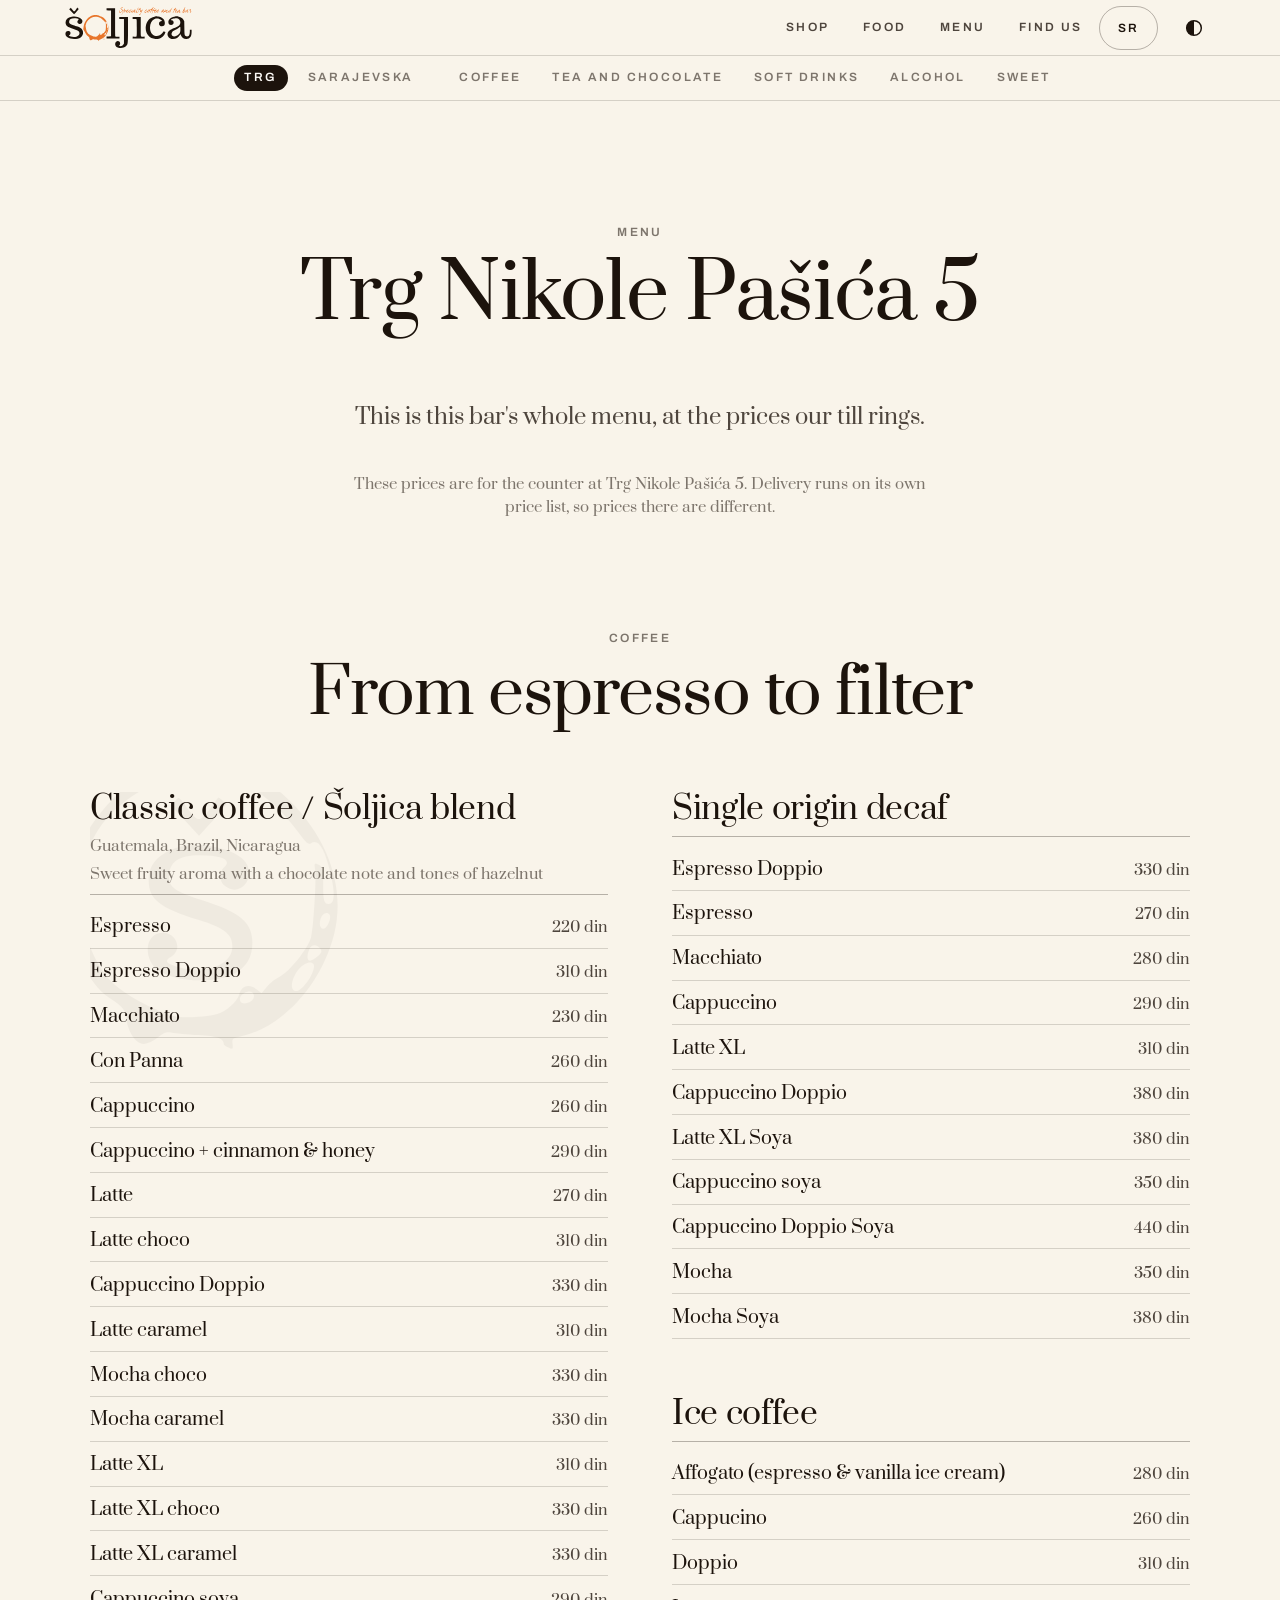
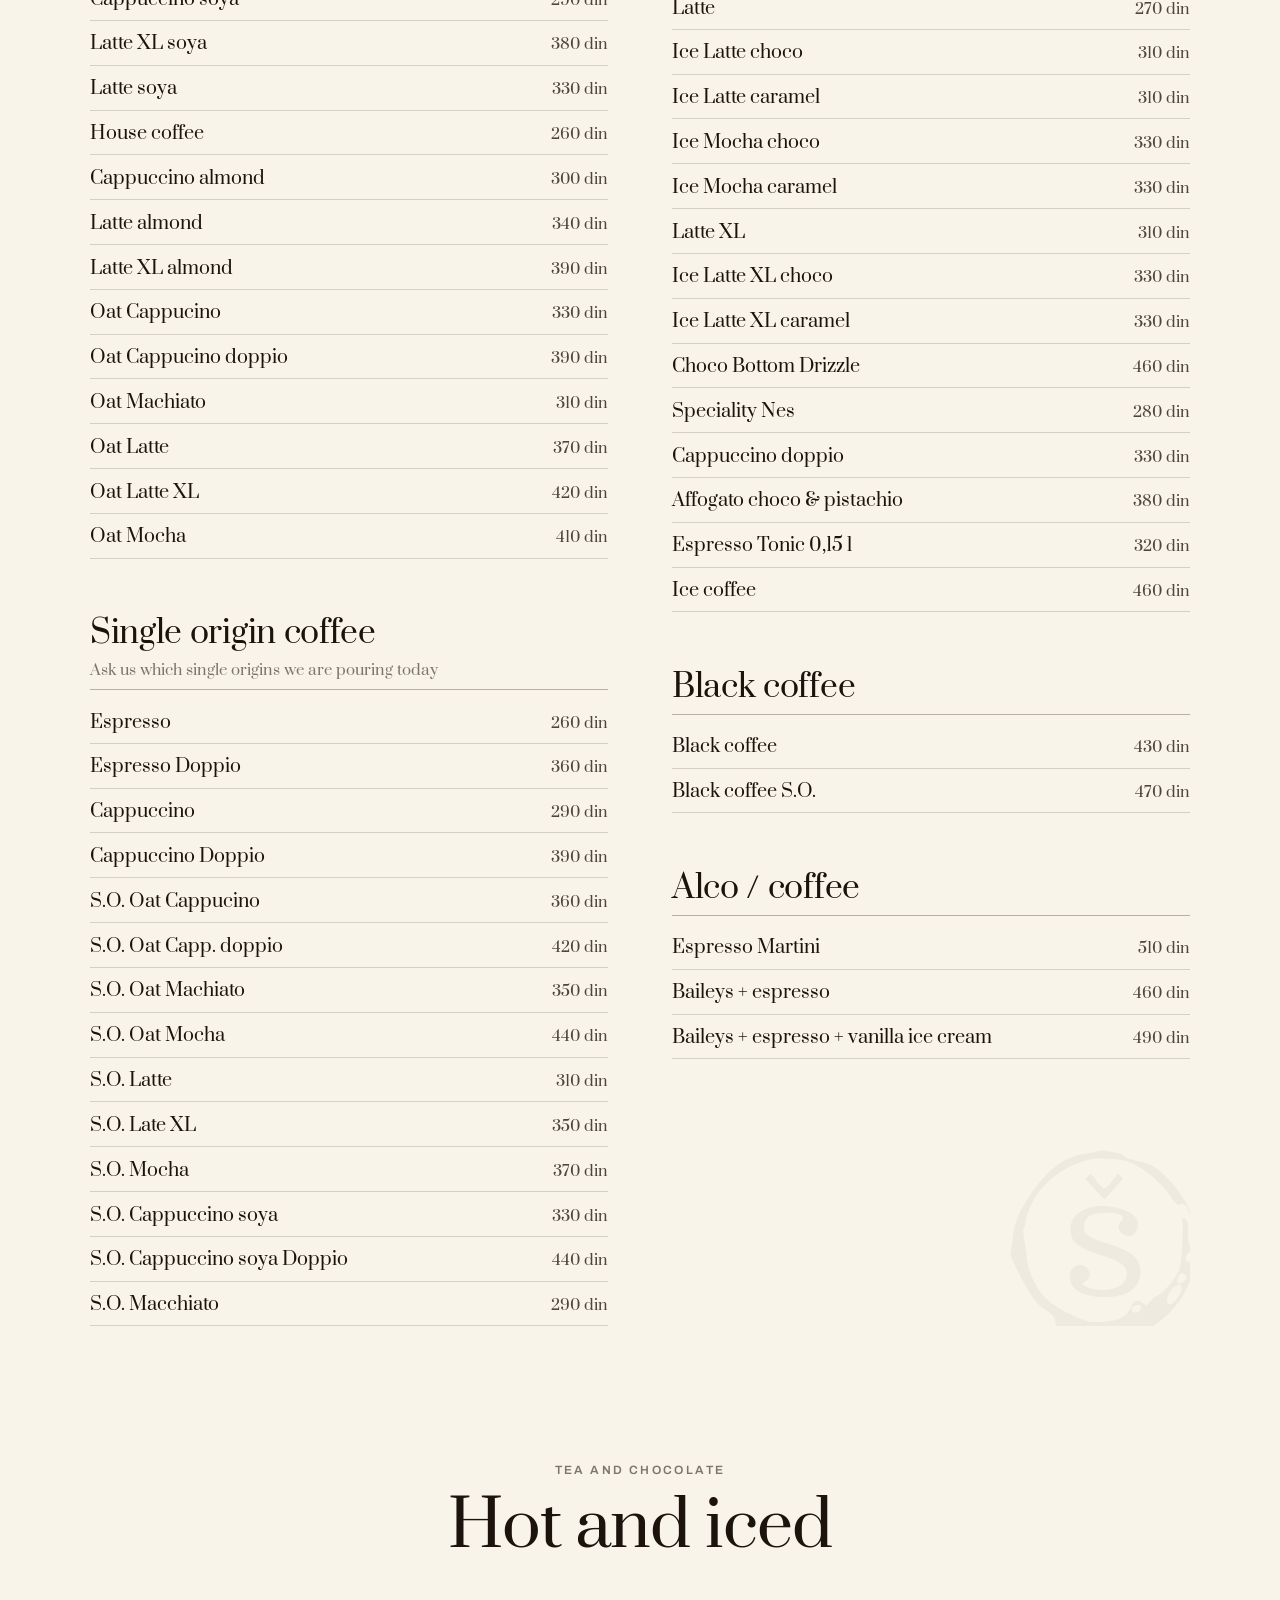
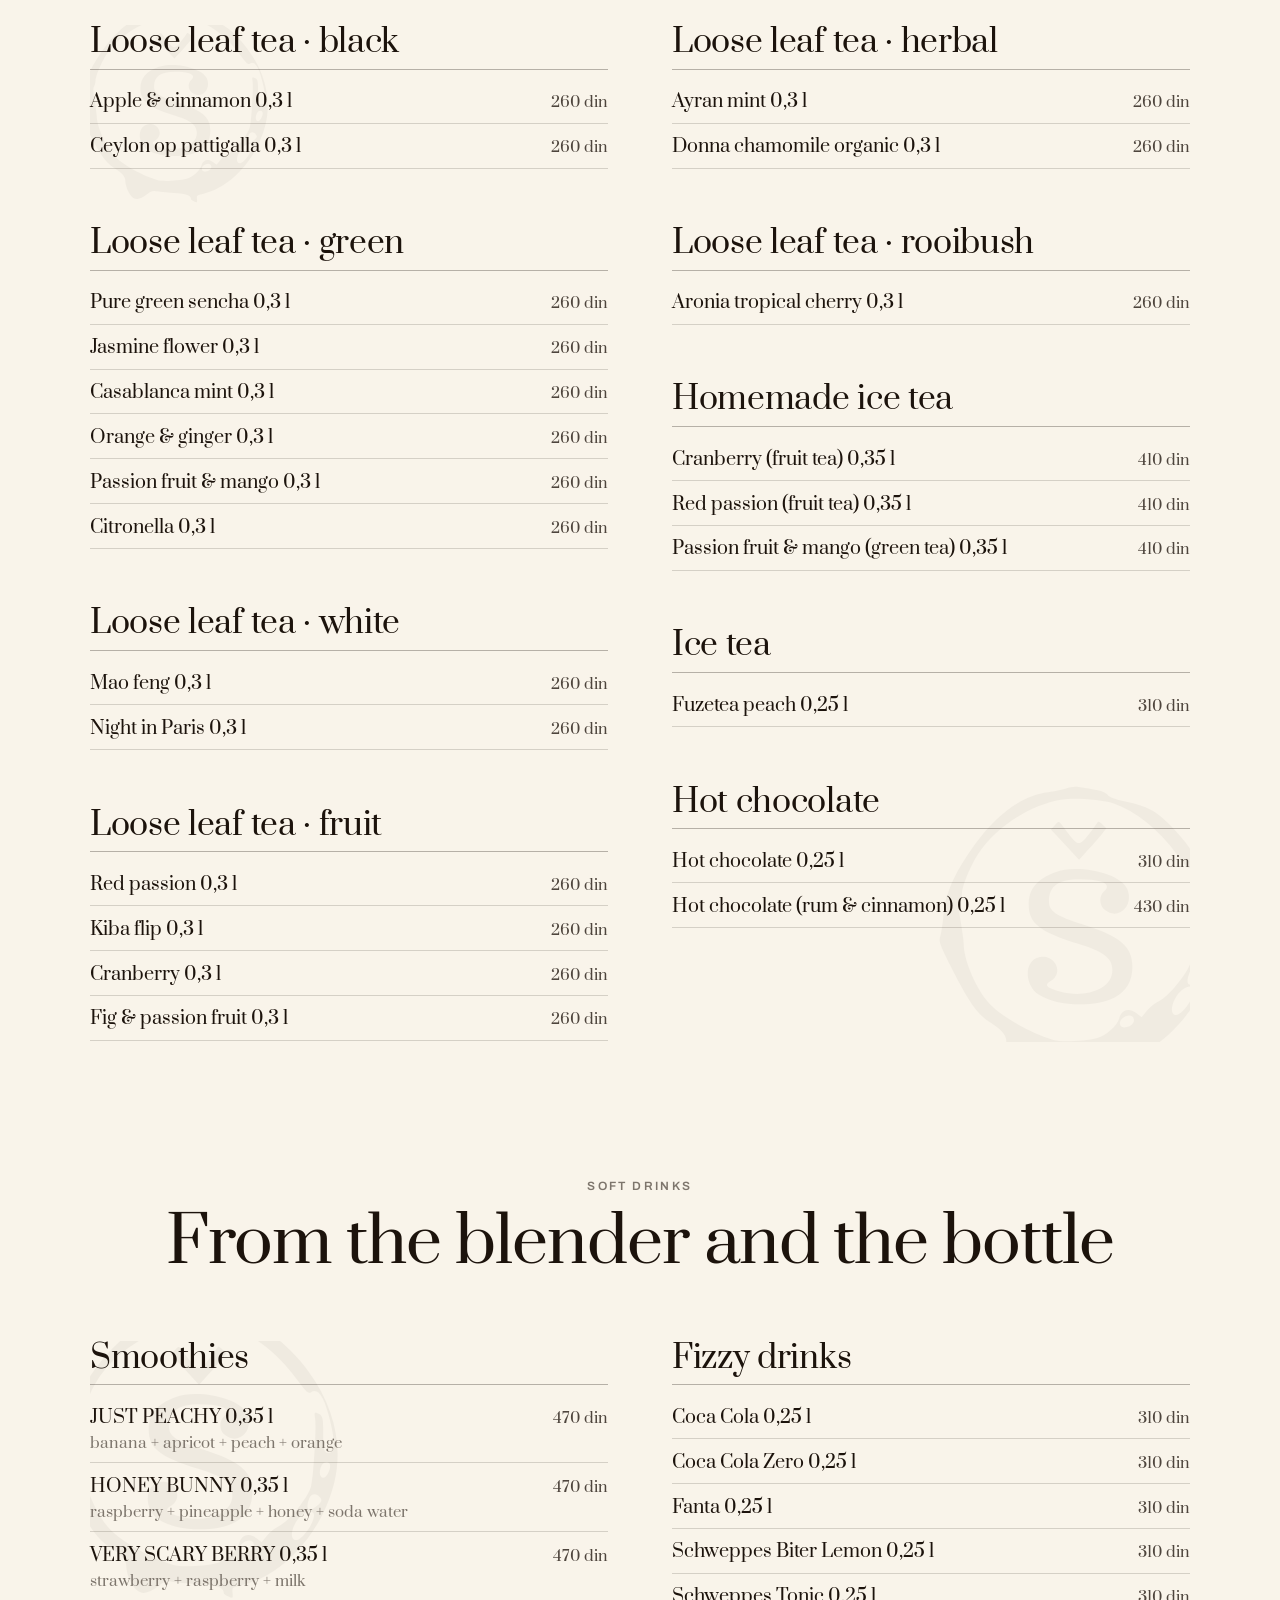
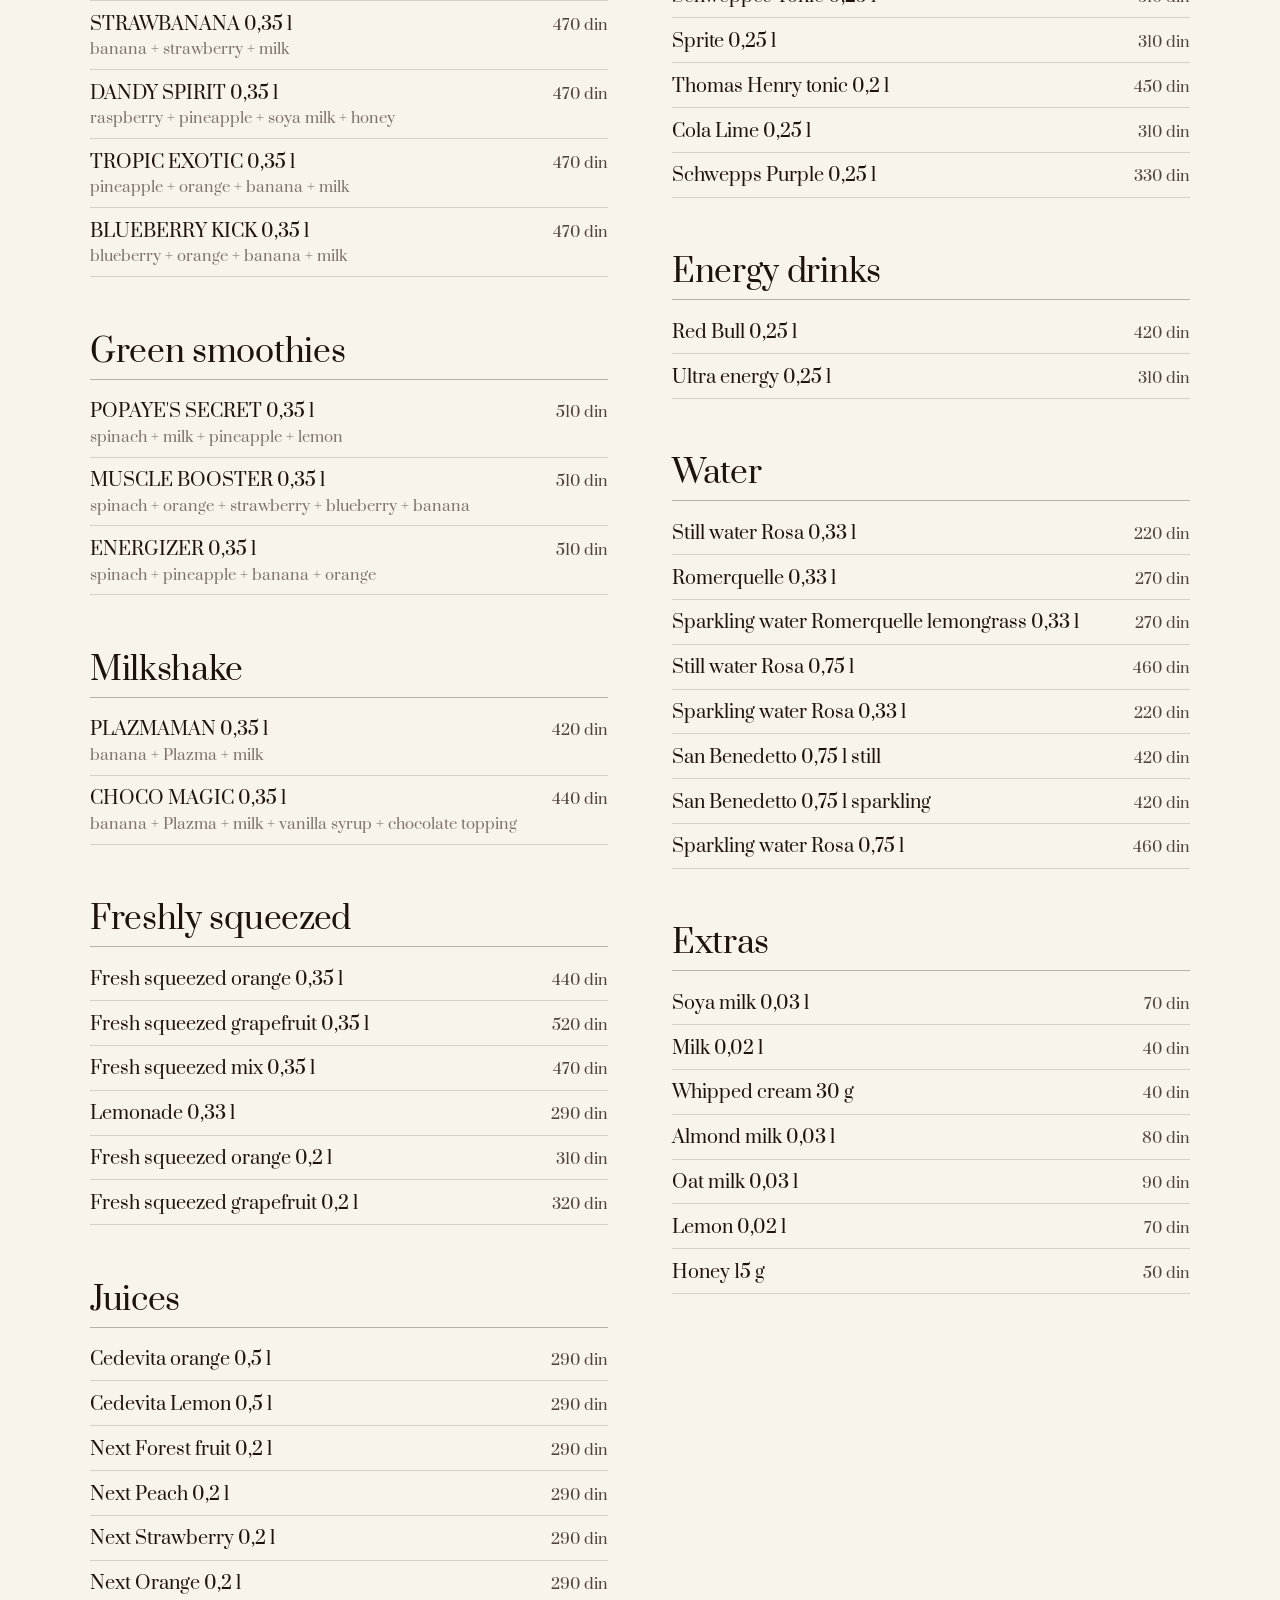
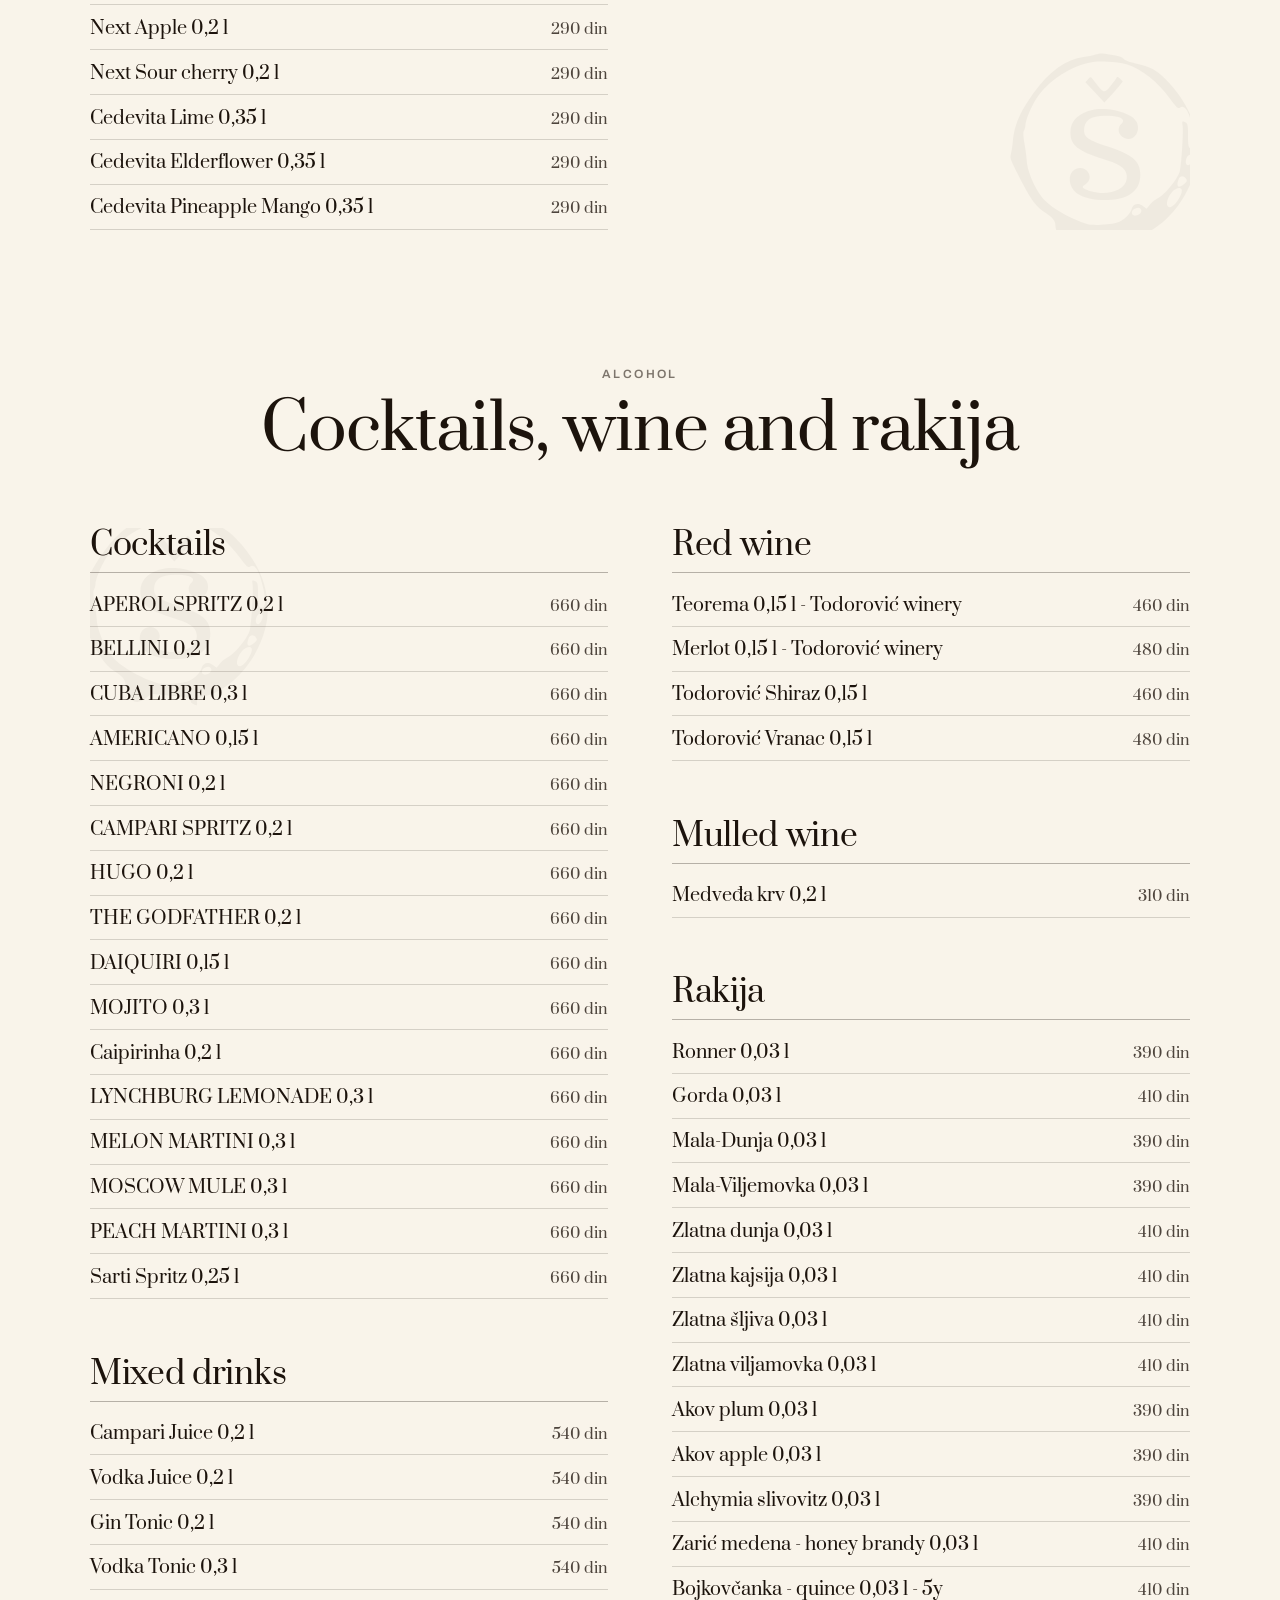
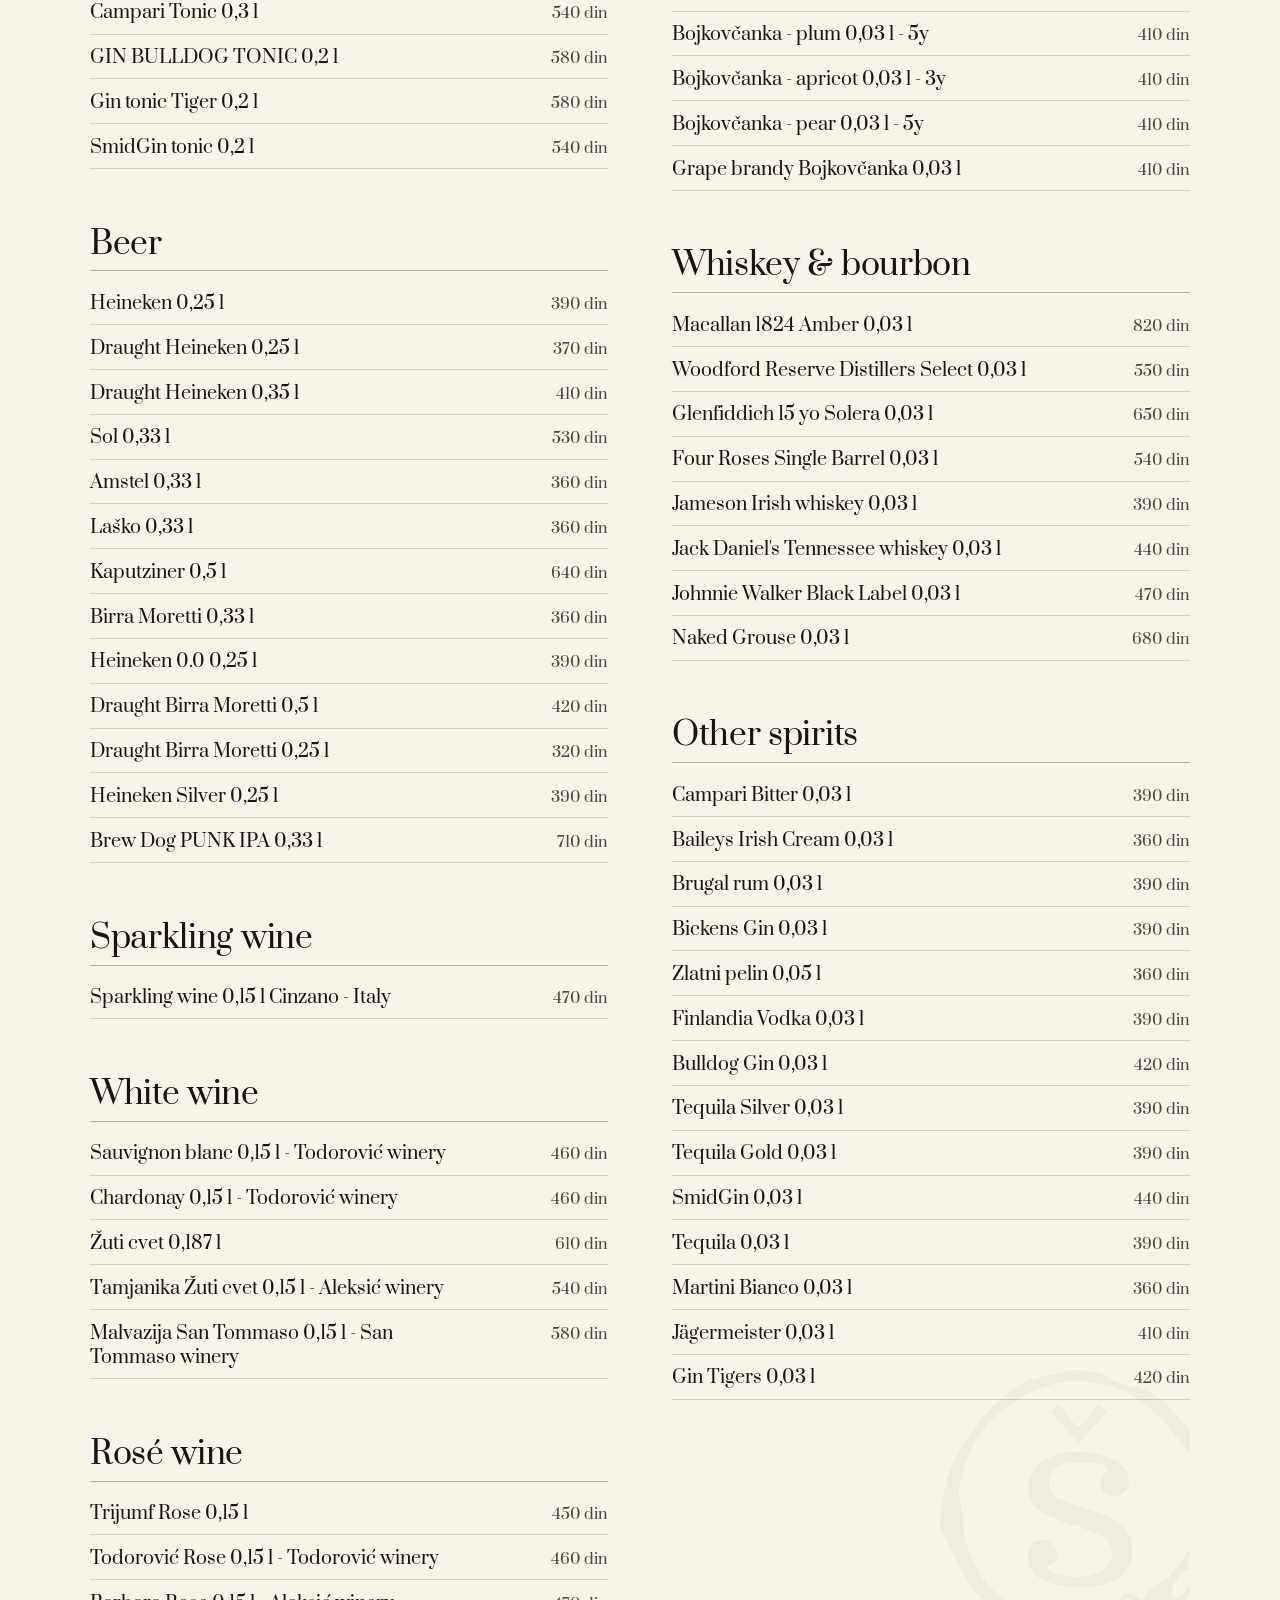
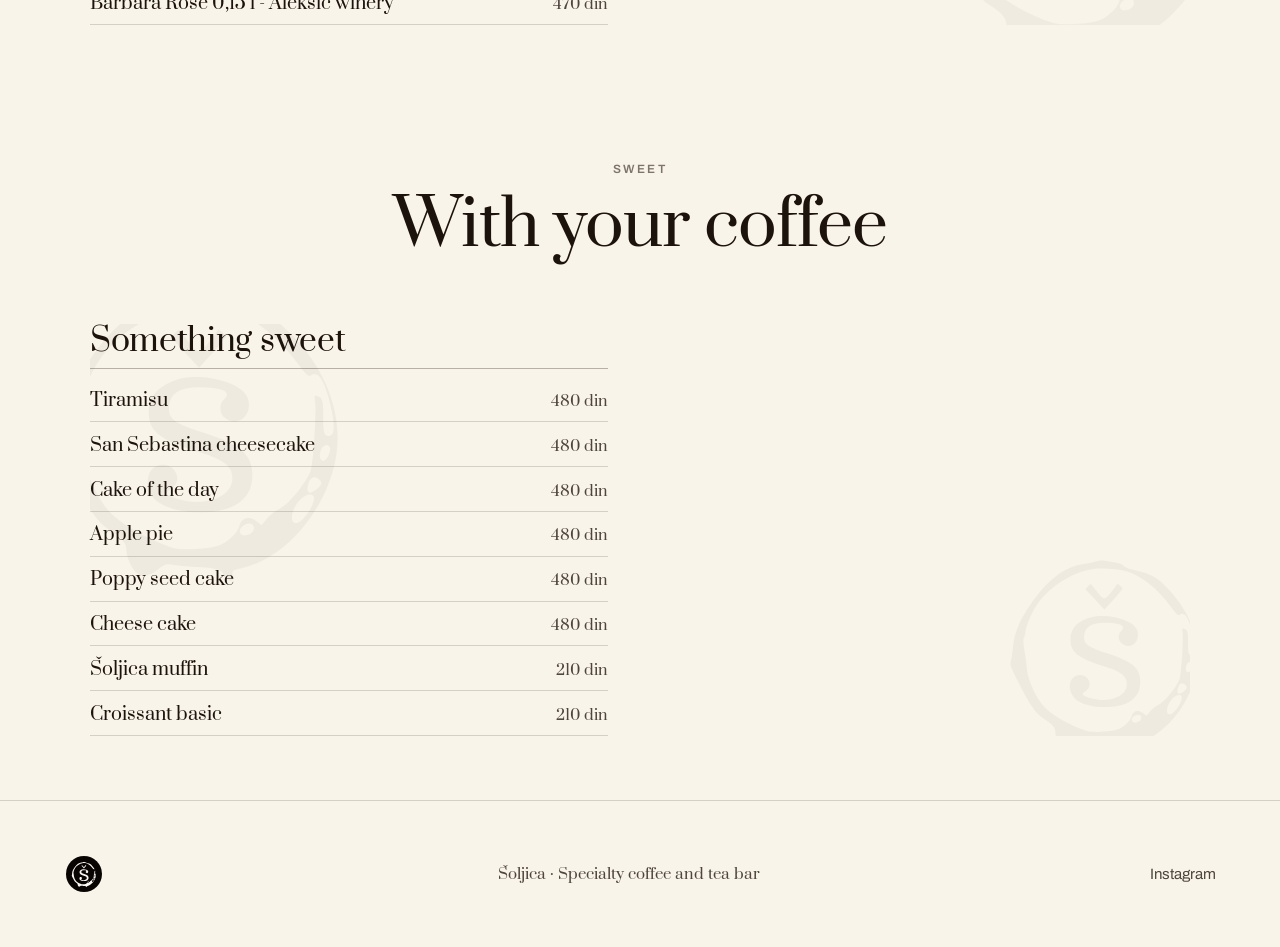
<file: trg.en.html>
<!doctype html>
<html lang="en">
<head>
<meta charset="utf-8">
<meta name="robots" content="noindex, nofollow">
<meta name="viewport" content="width=device-width, initial-scale=1">
<title>Šoljica · Trg Nikole Pašića</title>
<meta name="description" content="Šoljica's menu at Trg Nikole Pašića 5, Belgrade: coffee, tea, cocktails, wine and rakija at counter prices." data-content-en="Šoljica's menu at Trg Nikole Pašića 5, Belgrade: coffee, tea, cocktails, wine and rakija at counter prices.">
<link rel="preconnect" href="https://fonts.googleapis.com">
<link rel="preconnect" href="https://fonts.gstatic.com" crossorigin>
<!-- Prata and Archivo only: nothing on this page is set in the brush script, so the third
     family would be a download for a var() no rule here resolves. (Prata replaced Abril
     Fatface on 2026-08-15; see the families block at the top of assets/base.css.) -->
<link href="https://fonts.googleapis.com/css2?family=Prata&family=Archivo:wdth,wght@62..125,400..900&display=swap" rel="stylesheet">
<link rel="alternate" hreflang="sr" href="trg.html">
<link rel="alternate" hreflang="en" href="trg.en.html">
<link rel="alternate" hreflang="x-default" href="trg.html">
<link rel="stylesheet" href="assets/base.css">
<!-- No page stylesheet. The menu layout lived in a <style> block right here from T10
     until T15 moved it into assets/base.css, on the instruction T10 wrote into the page
     itself: two bars' pages are one design serving two shops, and T7's test for this file
     is "would two copies be allowed to disagree". They would not. The move was proved
     behaviour-preserving over 2198 body elements across both pages at 1440 light and 390
     dark: zero computed-style differences. A third bar's page gets the layout by linking
     the same file, which is the point. -->
<script>
  /* THE REGISTER, STAMPED BEFORE FIRST PAINT. Inline and in the head on purpose: a
     deferred file runs after the page has painted, so a visitor who chose dark would get
     a cream flash on every navigation. Two jobs only: reveal the control (assets/base.css
     hides .theme-switch unless .js-theme is set, so a button that cannot work is never
     offered) and apply the stored choice. The rest is assets/theme.js, and the two share
     exactly one storage key and one attribute name.
     HAND-DUPLICATED in index.html, trg.html, sarajevska.html and the template inside
     tools/build-bar-page.mjs, like the nav below it. No build step, no include. */
  (function () {
    var d = document.documentElement;
    d.classList.add('js-theme');
    var t = null;
    try { t = localStorage.getItem('soljica-theme'); } catch (e) { t = null; }
    var picked = t === 'light' || t === 'dark';
    if (picked) d.setAttribute('data-theme', t);
    d.setAttribute('data-theme-state', picked ? t : 'system');
  })();
</script>
</head>
<body>

<!-- THE COIN, DEFINED ONCE (L4b, 2026-08-16). assets/monogram-tokenized.svg is
     assets/monogram-mark.svg with its one fill swapped to currentColor and every path
     byte-identical. It has to be INLINE and it has to be currentColor: the source file is a
     near-WHITE mark drawn for the dark hero, so as an <img> it is invisible on cream at any
     opacity, and an img cannot inherit a colour. Defined once as a <symbol> and referenced
     with <use> by every section pair, rather than written out per section, which on a page
     with six of them is the difference between 4KB and 50KB of the same drawing.
     The file is named in this comment so publish's ASSET_RE still copies it and still fails
     loudly if it is ever deleted: assets/monogram-tokenized.svg -->
<svg class="mark-defs" aria-hidden="true" focusable="false"><symbol id="coin-mark" viewBox="0 0 259 251"><path fill="currentColor" fill-rule="evenodd" d="M 121.664 46.444 C 119.554 47.203, 115.054 48.132, 111.664 48.510 C 97.558 50.081, 82.782 60.613, 70.293 78 C 58.453 94.484, 53.645 105.474, 52.521 118.624 C 52.151 122.956, 51.404 127.943, 50.861 129.706 C 49.968 132.606, 50.506 134.166, 56.501 146.078 C 67.190 167.312, 71.448 173.306, 79.502 178.458 C 85.275 182.151, 87.997 185.357, 88.006 188.473 C 88.016 192.386, 90.102 197.968, 92.714 201.071 C 96.021 205.002, 100.119 204.658, 106.062 199.951 C 109.493 197.233, 110.580 196.880, 113.778 197.440 C 115.825 197.799, 122.544 198.409, 128.710 198.796 C 139.633 199.482, 142.783 200.651, 142.968 204.089 C 142.986 204.414, 144.154 205.205, 145.565 205.848 C 148.048 206.979, 148.120 206.915, 147.815 203.852 C 147.507 200.759, 147.629 200.659, 153.227 199.372 C 176.206 194.093, 197.806 170.260, 204.920 142.333 C 211.405 116.874, 202.354 89.270, 180.281 67.188 C 172.038 58.941, 167.573 56.582, 155.017 53.841 C 149.188 52.568, 146.021 51.347, 144.982 49.972 C 143.927 48.576, 141.488 47.658, 136.982 46.963 C 133.417 46.412, 129.375 45.760, 128 45.513 C 126.625 45.266, 123.774 45.685, 121.664 46.444 M 119.500 52.647 C 101.492 55.516, 82.044 68.079, 72.196 83.203 C 67.741 90.043, 63 101.559, 63 105.536 C 63 106.906, 62.480 108.859, 61.845 109.876 C 60.957 111.299, 61.072 114.012, 62.345 121.656 C 63.255 127.118, 64 132.664, 64 133.980 C 64 142.289, 69.935 156.943, 76.835 165.673 C 83.135 173.642, 99.080 183.121, 114.422 188.017 C 118.681 189.376, 132.422 188.771, 139.287 186.923 C 144.191 185.602, 150.433 179.970, 151.634 175.781 C 152.989 171.057, 156.958 169.854, 161.097 172.913 L 164.203 175.210 167.180 171.598 C 168.817 169.611, 171.865 167.202, 173.954 166.243 C 179.484 163.704, 190.288 150.359, 192.020 143.927 C 193.396 138.814, 195.125 110.633, 194.356 105.828 C 193.799 102.344, 193.924 102.031, 195.619 102.658 C 198.605 103.763, 198.939 104.967, 198.853 114.336 C 198.770 123.478, 199.477 125.436, 202.644 124.835 C 205.416 124.310, 205.526 118.207, 202.955 107.561 C 199.502 93.260, 196.167 88.166, 191.973 90.785 C 190.452 91.735, 189.345 90.717, 183.887 83.347 C 173.408 69.197, 161.132 59.371, 148.237 54.811 C 142.521 52.789, 126.281 51.566, 119.500 52.647 M 115.237 67.250 L 113.126 69.500 121.047 78 L 128.969 86.500 134.017 81 C 136.793 77.975, 140.248 74.011, 141.696 72.191 L 144.327 68.883 142.110 66.691 C 140.105 64.709, 139.803 64.658, 138.948 66.158 C 138.429 67.070, 136.187 70.114, 133.966 72.924 C 129.147 79.020, 128.199 78.827, 121.890 70.470 C 117.060 64.073, 117.856 64.459, 115.237 67.250 M 115.643 93.555 C 105.368 97.323, 100.769 102.815, 100.644 111.468 C 100.490 122.168, 106.710 127.157, 128.556 133.855 C 143.937 138.570, 148.547 142.558, 147.621 150.348 C 146.501 159.780, 131.708 164.826, 117.612 160.584 C 110.357 158.400, 109.297 157.106, 112.946 154.886 C 121.316 149.797, 114.313 138.142, 105.163 141.932 C 97.907 144.938, 98.571 157.397, 106.256 162.432 C 116.542 169.171, 137.624 169.911, 149.196 163.939 C 155.740 160.562, 159.010 154.779, 158.984 146.628 C 158.948 135.435, 152.156 129.670, 131.167 123.019 C 115.883 118.176, 112 115.514, 112 109.883 C 112 101.350, 117.471 97.493, 129.500 97.548 C 142.413 97.608, 147.641 100.300, 143 104.500 C 140.031 107.187, 140.345 112.340, 143.635 114.927 C 151.306 120.961, 160.221 112.163, 155.945 102.779 C 152.067 94.267, 128.445 88.861, 115.643 93.555 M 198.035 131.934 C 196.268 135.236, 196.740 139, 198.922 139 C 200.974 139, 203.700 132.941, 202.512 131.020 C 201.493 129.370, 199.152 129.848, 198.035 131.934 M 191.075 150.304 C 188.546 156.956, 190.651 158.944, 195.635 154.612 C 197.995 152.560, 198.306 151.802, 197.398 150.311 C 195.650 147.439, 192.165 147.436, 191.075 150.304 M 185.162 161.620 C 180.676 167.062, 179.834 174, 183.659 174 C 187.577 174, 195.324 161.951, 193.403 158.844 C 192.125 156.776, 188.013 158.161, 185.162 161.620 M 154.250 175.208 C 151.101 176.744, 151.144 181, 154.309 181 C 157.531 181, 160.288 178.733, 159.847 176.445 C 159.407 174.157, 157.341 173.701, 154.250 175.208"/></symbol></svg><header class="topbar">
  <!-- THE PHONE DRAWER'S SWITCH (2026-08-14), and the four elements below are in a
       load-bearing order: the stylesheet reaches the drawer with .nav-cb:checked ~ .nav-links,
       so the checkbox has to come first and the nav last. A checkbox rather than a button
       with a script, because a static page whose nav needs JS to open has no nav when that
       one request fails; assets/nav.js only adds the close on an in-page anchor tap, Escape
       and the resize. The burger is named by a hidden SPAN and not an aria-label, for the
       reason the bar switcher below already carries: the render swaps href, meta content and
       leaf inner text, so an attribute would read Serbian on the English page. -->
  <input type="checkbox" id="nav-toggle" class="nav-cb">
  <!-- THE SITE'S MARK IS THE FULL LOGOTYPE (D1, 2026-08-16). goolio, 2026-08-15: "replace
       that coin Š logo with the real one Šoljica everywhere." It is INLINED rather than
       loaded from assets/logo-tokenized.svg, because the letterforms are painted with
       currentColor and an image cannot inherit a colour: as an <img> this mark would be
       black on cream and invisible on ink, which is the lesson the withdrawn drawings
       already taught. That file is the source and this is a copy of it, hand-duplicated
       across three pages and the scaffold the way the rest of the masthead is, so a test
       in cms/pages.test.mjs compares all four copies' path data back to it.
       THE Š-COIN IS NOT RETIRED: it keeps the footer and any slot that has to be square. -->
  <a class="nav-mark" href="en.html" data-href-en="en.html" aria-label="Šoljica"><span class="wordmark-slot"><svg viewBox="0 0 602 210" aria-hidden="true" focusable="false"><path fill="currentColor" fill-rule="evenodd" d="M 56.230 22.385 C 53.947 25.776, 50.711 29.861, 49.039 31.462 L 46 34.374 42.913 31.437 C 41.215 29.822, 37.857 25.891, 35.451 22.702 L 31.076 16.903 27.378 20.293 L 23.679 23.682 34.409 35.091 C 40.311 41.366, 45.487 46.500, 45.911 46.500 C 47.184 46.500, 67 24.250, 67 22.821 C 67 22.094, 65.511 20.312, 63.690 18.859 L 60.381 16.219 56.230 22.385 M 194 23.965 L 194 28.930 204.250 29.215 L 214.500 29.500 214.500 88.500 L 214.500 147.500 204.250 147.785 L 194 148.070 194 152.535 L 194 157 223.500 157 L 253 157 253 153 L 253 149 244.200 149 C 238.689 149, 234.952 148.552, 234.200 147.800 C 233.292 146.892, 233 131.089, 233 82.800 L 233 19 213.500 19 L 194 19 194 23.965 M 34.974 57.929 C 16.773 61.794, 7 70.900, 7 83.993 C 7 97.914, 15.742 104.995, 43.500 113.556 C 56.939 117.701, 63.457 120.680, 66.683 124.151 C 75.048 133.150, 69.605 146.254, 56.339 149.053 C 48.474 150.712, 37.776 150.549, 30.588 148.659 C 24.610 147.088, 20.338 144.193, 22.700 143.313 C 31.031 140.212, 32.226 126.937, 24.440 123.977 C 6.423 117.127, -0.911 141.223, 15.831 152.260 C 31.066 162.304, 61.052 162.350, 75.724 152.352 C 89.197 143.171, 90.747 123.476, 78.872 112.336 C 75.607 109.272, 64.379 103, 62.160 103 C 61.559 103, 59.590 102.365, 57.784 101.588 C 55.978 100.812, 49.213 98.544, 42.750 96.548 C 27.340 91.790, 22.432 87.728, 23.257 80.414 C 24.371 70.526, 32.100 65.568, 46.410 65.560 C 56.369 65.555, 65.853 67.453, 66.683 69.617 C 66.975 70.377, 65.815 72.304, 64.107 73.900 C 58.107 79.504, 60.818 88.797, 69.103 91.028 C 78.385 93.527, 85.515 85.890, 83.572 75.529 C 81.761 65.881, 69.142 59.186, 48 56.657 C 45.368 56.342, 39.962 56.870, 34.974 57.929 M 412.500 57.620 C 390.523 61.576, 375.517 78.628, 373.003 102.500 C 369.654 134.298, 387.830 157.864, 417.136 159.718 C 436.873 160.967, 453.484 151.169, 460.336 134.236 L 462.871 127.973 459.313 126.486 C 454.620 124.526, 453.258 124.611, 452.528 126.912 C 452.194 127.964, 450.558 130.551, 448.893 132.662 C 430.703 155.713, 399.373 148.426, 393.564 119.792 C 388.870 96.657, 397.003 75.351, 413.363 67.922 C 422.618 63.720, 436.478 65.922, 443.750 72.751 C 448.057 76.795, 447.860 77.755, 442.446 79.118 C 434.374 81.151, 431.117 88.388, 434.920 95.843 C 437.187 100.287, 440.435 102, 446.597 102 C 455.911 102, 460.015 97.339, 459.978 86.800 C 459.925 71.541, 448.886 60.909, 429.606 57.546 C 424.729 56.696, 420.684 56.040, 420.619 56.090 C 420.554 56.139, 416.900 56.828, 412.500 57.620 M 502.772 57.981 C 487.003 61.306, 475.983 71.348, 476.015 82.363 C 476.041 91.370, 480.310 96.167, 488.302 96.167 C 502.130 96.167, 504.819 76.933, 491.344 74.405 C 479.801 72.239, 503.075 63.585, 515.452 65.441 C 529.453 67.540, 535.855 86.609, 525.958 96.732 C 522.744 100.019, 510.057 106.954, 503.500 109.008 C 501.300 109.697, 499.050 110.612, 498.500 111.041 C 497.950 111.471, 495.475 112.630, 493 113.617 C 473.337 121.460, 466.080 138.910, 477.210 151.586 C 482.480 157.589, 487.238 159.480, 497 159.451 C 510.668 159.411, 523.385 152.074, 528.544 141.250 C 530.621 136.895, 531.219 137.122, 533.331 143.070 C 537.288 154.210, 547.172 160.614, 559.090 159.761 C 574.984 158.624, 582 148.906, 582 128.025 L 582 118 578 118 L 574 118 573.988 125.250 C 573.973 134.763, 571.793 142.873, 568.480 145.750 C 565.371 148.450, 558.590 148.802, 555.217 146.439 C 549.843 142.675, 549.538 140.815, 549 108.426 L 548.500 78.351 545.479 72.448 C 541.258 64.199, 534.877 59.845, 523.785 57.643 C 513.818 55.665, 513.753 55.666, 502.772 57.981 M 252 63.466 L 252 67.932 262.750 68.216 L 273.500 68.500 273.500 124.574 L 273.500 180.648 270.752 184.800 C 266.978 190.500, 263.758 192.393, 257.980 192.306 C 251.391 192.207, 250.321 191.352, 253.092 188.402 C 256.803 184.452, 257.023 175.853, 253.497 172.585 C 242.273 162.183, 227.638 177.422, 235.717 191.099 C 242.911 203.277, 270.178 204.482, 282.363 193.160 C 291.933 184.269, 292 183.735, 292 116.557 L 292 59 272 59 L 252 59 252 63.466 M 313 63.500 L 313 68 321.300 68 C 326.422 68, 330.059 68.459, 330.800 69.200 C 331.692 70.092, 332 80.237, 332 108.665 C 332 152.968, 333.031 149.301, 320.694 148.892 L 313.500 148.654 313.193 152.827 L 312.885 157 340.500 157 L 368.115 157 367.807 152.750 L 367.500 148.500 360.842 148.847 C 348.787 149.475, 350 154.554, 350 103.433 L 350 59 331.500 59 L 313 59 313 63.500 M 526.405 106.120 C 524.028 108.765, 516.857 113.388, 506.635 118.865 C 496.096 124.513, 494.498 125.802, 492.073 130.610 C 485.479 143.682, 499.429 152.985, 513.532 144.921 C 527.224 137.092, 531 130.582, 531 114.804 C 531 103.212, 530.266 101.824, 526.405 106.120"></path><path fill="#e8762c" fill-rule="evenodd" d="M 265.001 15.123 C 261.816 16.393, 258 19.957, 258 21.660 C 258 22.381, 259.800 24.163, 262 25.619 C 268.488 29.912, 266.855 34.688, 258.288 36.473 C 253.128 37.548, 251.426 35.999, 254.073 32.635 C 255.258 31.128, 255.913 29.581, 255.528 29.197 C 255.143 28.814, 253.967 29.562, 252.914 30.861 C 249.531 35.033, 250.939 40, 255.504 40 C 258.267 40, 266.549 34.710, 267.984 32.029 C 269.096 29.953, 268.545 26, 267.145 26 C 266.749 26, 264.866 24.687, 262.962 23.082 C 259.028 19.767, 259.569 18.245, 265.083 17.117 C 266.880 16.749, 268.534 15.898, 268.759 15.224 C 269.238 13.786, 268.410 13.764, 265.001 15.123 M 549.805 18.250 C 548.575 20.587, 547.009 23.400, 546.324 24.500 C 542.664 30.379, 539.794 38.194, 540.891 39.291 C 542.351 40.751, 547.550 38.324, 550.520 34.794 C 553.338 31.444, 553.926 26, 551.469 26 C 549.213 26, 548.526 23.183, 550.301 21.213 C 551.905 19.433, 553.658 14, 552.629 14 C 552.305 14, 551.035 15.912, 549.805 18.250 M 336.827 19.401 C 335.409 21.748, 333.635 25.367, 332.885 27.441 C 331.586 31.033, 326.018 37, 323.965 37 C 322.767 37, 322.712 34.431, 323.862 32.184 C 328.285 23.539, 324.168 22.602, 316.457 30.500 C 309.213 37.920, 306.737 37.474, 312.361 29.762 C 315.356 25.656, 313.699 25.395, 310.582 29.482 C 309.098 31.427, 306.128 33.914, 303.982 35.009 C 296.541 38.805, 294.432 37.102, 299.495 31.387 C 302.370 28.143, 303.110 27.748, 303.970 29 C 304.886 30.333, 305.109 30.333, 305.985 29 C 309.635 23.439, 304.525 23.861, 298.958 29.580 C 294.107 34.564, 290.217 37, 287.109 37 C 283.705 37, 283.762 35.127, 287.210 33.668 C 291.371 31.908, 294.419 28.534, 293.653 26.537 C 292.827 24.387, 291.915 24.583, 286.900 27.989 C 282.579 30.926, 282.476 30.943, 281.128 28.989 C 280.373 27.895, 278.863 27, 277.771 27 C 276.403 27, 275.975 26.533, 276.393 25.500 C 276.727 24.675, 277.273 23.325, 277.607 22.500 C 277.941 21.675, 277.828 21.002, 277.357 21.005 C 276.886 21.007, 273.690 26.208, 270.255 32.562 C 264.075 43.993, 261.669 49.940, 263.743 48.659 C 264.313 48.307, 265.072 46.850, 265.430 45.421 C 266.205 42.335, 271.589 32.586, 273.305 31.162 C 273.968 30.611, 275.746 29.851, 277.256 29.472 C 281.676 28.363, 280.629 31.134, 275.446 34.265 C 272.941 35.778, 271.167 37.461, 271.503 38.004 C 272.266 39.240, 276.770 37.017, 279.407 34.102 C 282.021 31.214, 282.821 31.457, 283.187 35.250 C 283.565 39.171, 286.259 39.952, 290.981 37.510 C 293.960 35.969, 294.175 35.994, 295.854 38.069 L 297.612 40.239 301.766 38.119 C 306.603 35.652, 308 35.481, 308 37.360 C 308 39.605, 315.813 38.525, 318.615 35.892 L 321 33.651 321 36.267 C 321 39.881, 322.728 40.605, 325.388 38.105 C 328.018 35.635, 329 35.454, 329 37.441 C 329 39.744, 331.051 40.378, 332.810 38.618 C 334.301 37.127, 334.294 37, 332.714 37 C 331.771 37, 331 36.312, 331 35.471 C 331 33.810, 335.663 24.409, 339.004 19.336 C 340.150 17.596, 340.709 15.938, 340.246 15.652 C 339.784 15.366, 338.245 17.053, 336.827 19.401 M 404.297 17.572 C 399.326 24.689, 392.560 28.539, 389.495 25.995 C 387.828 24.613, 385.312 26.062, 381.942 30.346 C 378.222 35.076, 369 38.803, 369 35.577 C 369 33.008, 374.099 27.896, 376.349 28.208 C 377.703 28.396, 378.575 27.877, 378.799 26.750 C 379.342 24.020, 375.680 24.593, 372.544 27.729 C 368.844 31.428, 366.767 35.692, 367.516 38.050 C 368.323 40.593, 369.589 40.496, 374.844 37.493 L 379.187 35.010 380.964 37.204 C 382.672 39.314, 382.843 39.333, 385.336 37.700 C 386.762 36.765, 388.452 34.988, 389.090 33.750 C 390.979 30.087, 394.218 27, 396.174 27 C 398.583 27, 398.482 27.987, 395.500 33.596 C 394.125 36.182, 393.007 39.243, 393.016 40.399 C 393.025 41.592, 394.646 39.258, 396.766 35 C 399.014 30.486, 401.396 27.107, 402.750 26.513 C 405.050 25.504, 405.798 24, 404 24 C 402.151 24, 402.978 21.868, 406 18.846 C 409.405 15.441, 409.583 15, 407.547 15 C 406.747 15, 405.285 16.158, 404.297 17.572 M 346.292 19.230 C 345.020 21.386, 343.038 23.203, 341.553 23.576 C 338.797 24.268, 338.045 26, 340.500 26 C 342.509 26, 342.507 26.009, 338.500 33.299 C 336.575 36.801, 335.035 40.529, 335.077 41.583 C 335.121 42.683, 336.298 41.155, 337.837 38 C 342.642 28.154, 344.885 25.184, 348.038 24.492 C 351.445 23.743, 352.033 22, 348.878 22 C 347.136 22, 346.971 21.740, 347.960 20.548 C 348.623 19.749, 349.010 18.293, 348.821 17.311 C 348.560 15.953, 347.954 16.414, 346.292 19.230 M 490.281 21.359 C 488.662 24.691, 487.457 25.859, 485.161 26.318 C 483.510 26.648, 479.903 28.922, 477.146 31.371 C 472.504 35.493, 468.427 37.760, 467.436 36.769 C 467.209 36.542, 468.389 34.202, 470.058 31.569 C 474.159 25.103, 473.437 24.229, 467.489 28.457 C 461.424 32.769, 460.494 32.879, 462.474 29.050 C 464.218 25.678, 464.334 25, 463.171 25 C 462.715 25, 461.310 27.203, 460.049 29.895 C 458.055 34.152, 453.669 38.002, 452.334 36.667 C 452.110 36.443, 452.843 33.935, 453.963 31.093 C 456.459 24.760, 456.463 25, 453.868 25 C 450.750 25, 443 33.106, 443 36.368 C 443 39.496, 443.673 39.602, 447 37 C 450.164 34.525, 451 34.513, 451 36.941 C 451 39.848, 452.470 40.205, 455.294 37.984 C 456.684 36.890, 458.442 36.232, 459.199 36.523 C 459.957 36.814, 461.881 35.690, 463.475 34.026 C 467.310 30.023, 467.934 30.208, 466.663 34.968 C 465.339 39.927, 466.283 40.948, 470.144 38.732 C 471.979 37.679, 474.109 37.240, 475.587 37.611 C 477.064 37.982, 478.981 37.587, 480.484 36.603 L 482.953 34.985 482.320 38.148 C 481.868 40.410, 482.017 41.107, 482.844 40.596 C 483.480 40.203, 484 39.402, 484 38.816 C 484 37.122, 489.170 25.839, 491.697 22.018 C 494.120 18.354, 494.526 17, 493.199 17 C 492.759 17, 491.446 18.961, 490.281 21.359 M 506.981 19.550 C 506.424 21.014, 504.731 22.546, 503.006 23.148 C 499.856 24.246, 498.930 26, 501.500 26 C 503.580 26, 503.418 26.671, 500.071 31.912 C 497.536 35.882, 494.697 43.422, 496.272 42 C 496.577 41.725, 498.605 38.125, 500.779 34 C 503.940 28.005, 505.512 26.115, 508.616 24.582 C 512.379 22.723, 512.423 22.644, 510.010 22.039 C 508.324 21.616, 507.921 21.167, 508.760 20.648 C 510.255 19.724, 510.416 17, 508.975 17 C 508.412 17, 507.514 18.148, 506.981 19.550 M 410.212 22.435 C 408.402 25.394, 406.694 26.975, 405.077 27.185 C 402.379 27.536, 400.925 30, 403.417 30 C 405.543 30, 405.434 30.811, 402.421 37.392 C 401.002 40.490, 400.049 43.582, 400.302 44.263 C 400.555 44.943, 401.289 44.150, 401.933 42.500 C 404.835 35.064, 407.437 30.758, 409.632 29.758 C 412.632 28.391, 413.493 29.210, 411.996 32.007 C 410.507 34.790, 411.532 39, 413.698 39 C 414.611 39, 416.926 38.438, 418.842 37.750 C 421.629 36.750, 422.410 36.750, 422.746 37.750 C 423.386 39.654, 428.100 39.236, 431.863 36.942 C 435.889 34.488, 435.521 33.326, 431.399 35.476 C 428.067 37.213, 424 37.484, 424 35.969 C 424 35.401, 424.788 34.644, 425.750 34.286 C 431.445 32.167, 435.910 25, 431.535 25 C 429.636 25, 423.263 30.597, 422.529 32.910 C 421.540 36.024, 413.958 38.359, 412.499 35.998 C 412.158 35.447, 413.144 34.517, 414.690 33.932 C 416.235 33.346, 418.512 31.918, 419.750 30.759 C 423.834 26.933, 422.041 23.893, 417.183 26.406 C 414.665 27.708, 410 27.631, 410 26.288 C 410 24.906, 414.286 20.059, 415.076 20.547 C 415.584 20.861, 416 20.416, 416 19.559 C 416 16.516, 412.884 18.064, 410.212 22.435 M 572.687 25.805 C 571.209 27.347, 570.010 29.260, 570.022 30.055 C 570.037 30.998, 570.667 30.691, 571.835 29.172 C 574.677 25.479, 576.554 28.417, 574.894 33.959 C 573.119 39.885, 574.804 41.091, 579.137 36.995 C 582.198 34.102, 581.882 33.834, 577.500 35.607 C 575.533 36.403, 575.598 34.649, 577.701 30.218 C 578.948 27.589, 579.082 26.527, 578.201 26.234 C 577.540 26.013, 577 25.196, 577 24.417 C 577 22.271, 575.659 22.703, 572.687 25.805 M 354.367 28.758 C 349.928 33.852, 347.945 33.962, 350 29 C 351.627 25.073, 350.908 24.405, 347.892 27.039 C 346.413 28.331, 345.938 29.314, 346.648 29.614 C 347.383 29.924, 347.597 31.583, 347.244 34.218 L 346.691 38.337 350.374 35.528 L 354.057 32.719 353.051 35.366 C 349.993 43.408, 346.647 48, 343.845 48 C 341.840 48, 341.368 49.491, 343.044 50.527 C 345.012 51.744, 348.689 48.156, 351.446 42.329 C 352.963 39.123, 355.335 34.180, 356.717 31.346 C 360.208 24.186, 359.261 23.143, 354.367 28.758 M 509.400 28.400 C 503.356 34.444, 505.319 40.832, 512.397 38.153 C 515.037 37.154, 515.686 37.232, 516.748 38.678 C 517.896 40.241, 518.223 40.161, 520.803 37.689 C 524.280 34.358, 525 34.325, 525 37.500 C 525 40.553, 526.279 40.650, 530.153 37.891 C 533.651 35.400, 533.359 34.424, 529.625 36.125 C 526.112 37.726, 525.512 36.844, 527.500 33 C 528.406 31.248, 528.893 29.560, 528.582 29.249 C 528.272 28.938, 528.519 28.080, 529.131 27.342 C 530.010 26.282, 529.738 26, 527.834 26 C 526.323 26, 523.465 27.839, 520.174 30.929 C 515.174 35.623, 510.247 37.889, 508.024 36.515 C 506.385 35.502, 506.841 34, 508.788 34 C 511.728 34, 517.250 28.784, 516.463 26.750 C 515.439 24.103, 513.167 24.633, 509.400 28.400 M 560.089 27.579 C 555.024 31.841, 552.601 35.814, 554.022 37.527 C 555.060 38.777, 555.675 38.608, 558.366 36.338 L 561.500 33.692 561.835 36.096 C 562.393 40.105, 563.617 40.321, 567.137 37.030 L 570.500 33.886 567.157 35.517 C 562.700 37.691, 562.332 36.980, 564.864 31.095 C 566.039 28.364, 567 25.875, 567 25.565 C 567 24.064, 562.817 25.283, 560.089 27.579 M 287.750 29.392 C 286.788 30.123, 286 31.008, 286 31.360 C 286 32.569, 287.781 31.998, 290.139 30.033 C 292.863 27.764, 290.670 27.176, 287.750 29.392 M 318.927 30.255 C 315.361 33.367, 313.489 36, 314.843 36 C 316.220 36, 323 30.096, 323 28.896 C 323 27.426, 321.655 27.874, 318.927 30.255 M 384.103 30.855 C 381.623 34.338, 381.428 36, 383.500 36 C 385.636 36, 389.181 32.177, 388.811 30.271 C 388.279 27.528, 386.297 27.774, 384.103 30.855 M 415.500 30 C 413.170 32.575, 415.060 32.598, 418.139 30.033 C 419.933 28.539, 420.117 28.059, 418.905 28.033 C 418.028 28.015, 416.495 28.900, 415.500 30 M 427.131 29.342 C 426.519 30.080, 426.287 30.954, 426.616 31.283 C 427.320 31.987, 431 29.869, 431 28.759 C 431 27.502, 428.324 27.905, 427.131 29.342 M 447.104 31.535 C 443.778 35.322, 443.454 36, 444.965 36 C 446.253 36, 453 30.035, 453 28.896 C 453 26.882, 450.017 28.217, 447.104 31.535 M 510.573 29.521 C 509.513 30.323, 508.912 31.245, 509.237 31.571 C 510.028 32.361, 514 30.188, 514 28.965 C 514 27.621, 512.835 27.810, 510.573 29.521 M 545.082 31.368 C 541.426 37.282, 542.505 38.478, 548.102 34.716 C 552.399 31.827, 553.282 28, 549.651 28 C 547.905 28, 546.542 29.004, 545.082 31.368 M 558.042 31.605 C 556.301 33.588, 555.091 35.424, 555.353 35.686 C 556.236 36.569, 559.846 34.025, 561.999 31.002 C 565.159 26.564, 562.053 27.037, 558.042 31.605 M 480.250 30.989 C 476.075 33.535, 475.702 36.444, 479.748 34.906 C 484.432 33.125, 487.933 28.994, 484.750 29.004 C 484.063 29.006, 482.038 29.899, 480.250 30.989 M 520.901 32.106 C 518.071 35.135, 517.238 37.023, 518.750 36.978 C 519.719 36.949, 523.019 34.116, 525.423 31.250 C 528.536 27.538, 524.445 28.312, 520.901 32.106 M 132.653 51.529 C 112.232 55.787, 92.917 79.111, 89.350 103.821 L 87.769 114.772 93.534 125.636 C 100.796 139.322, 102.832 142.053, 109.562 147.134 C 112.553 149.393, 115.003 151.974, 115.006 152.870 C 115.017 156.099, 117.024 161.649, 118.916 163.680 C 121.319 166.258, 125.265 165.731, 129.414 162.278 C 131.450 160.584, 132.957 160.061, 134.414 160.544 C 135.561 160.924, 140.100 161.452, 144.500 161.718 C 151.682 162.151, 152.793 162.497, 155.369 165.100 C 158.809 168.578, 160.236 168.789, 159.813 165.756 C 159.542 163.815, 160.319 163.240, 165.555 161.506 C 184.134 155.351, 198.602 137.407, 202.110 116.166 C 206.293 90.836, 186.472 58.745, 164.678 55.560 C 161.989 55.168, 158.980 53.980, 157.876 52.876 C 155.225 50.225, 142.233 49.532, 132.653 51.529 M 141.500 58.698 C 121.686 61.325, 105.217 74.602, 99.953 92.190 L 97.951 98.879 100.026 110.647 C 103.311 129.283, 108.738 136.726, 124.380 144.057 C 134.544 148.820, 139.596 150.001, 145.181 148.922 C 147.557 148.463, 149.857 148.068, 150.293 148.044 C 152.049 147.947, 161 138.600, 161 136.863 C 161 134.210, 164.253 134.500, 167.779 137.468 L 170.712 139.935 172.955 137.548 C 174.188 136.235, 176.391 134.632, 177.849 133.987 C 181.675 132.292, 188.752 123.649, 189.907 119.259 C 191.218 114.275, 191.725 94.385, 190.648 90.148 L 189.796 86.796 191.935 88.935 C 193.111 90.111, 194.507 90.805, 195.036 90.477 C 195.619 90.117, 196 92.623, 196 96.816 C 196 106.519, 196.825 110, 199.125 110 C 202.619 110, 200.547 94.296, 195.751 84.424 C 193.133 79.035, 189.466 78.388, 189.546 83.329 L 189.591 86.159 187.631 83.329 C 183.380 77.195, 170.362 65.411, 165 62.843 C 160.658 60.764, 146.298 57.426, 144.808 58.150 C 144.639 58.232, 143.150 58.479, 141.500 58.698 M 196.667 112.667 C 196.300 113.033, 196 114.438, 196 115.789 C 196 117.859, 196.236 118.049, 197.500 117 C 198.325 116.315, 199 114.910, 199 113.878 C 199 111.991, 197.908 111.425, 196.667 112.667 M 191.089 127.250 C 190.183 129.660, 191.105 130.557, 193.533 129.626 C 195.490 128.875, 195.435 125, 193.468 125 C 192.625 125, 191.555 126.013, 191.089 127.250 M 187.725 133.752 C 185.157 136.589, 183.740 141.143, 185.030 142.413 C 186.568 143.928, 192 137.749, 192 134.484 C 192 131.575, 190.004 131.233, 187.725 133.752 M 163.345 139.543 C 163.019 140.392, 163.032 141.365, 163.372 141.706 C 164.341 142.674, 169.187 140.112, 168.497 138.996 C 167.541 137.448, 164.005 137.824, 163.345 139.543 M 180.667 158.667 C 179.570 159.763, 179.904 160.749, 181.590 161.396 C 183.916 162.289, 185.322 161.093, 183.926 159.411 C 182.641 157.863, 181.688 157.645, 180.667 158.667"></path></svg></span></a>
  <label for="nav-toggle" class="nav-burger"><span class="sr-only" data-i18n-en="Menu">Menu</span><svg class="ic-burger" viewBox="0 0 24 24" fill="none" stroke="currentColor" stroke-width="1.6" stroke-linecap="round" aria-hidden="true"><path d="M4 7h16"/><path d="M4 12h16"/><path d="M4 17h16"/></svg><svg class="ic-close" viewBox="0 0 24 24" fill="none" stroke="currentColor" stroke-width="1.6" stroke-linecap="round" aria-hidden="true"><path d="M6 6l12 12"/><path d="M18 6L6 18"/></svg></label>
  <label for="nav-toggle" class="nav-scrim" aria-hidden="true"></label>
  <nav class="nav-links micro">
    <a href="en.html#ponuda" data-href-en="en.html#ponuda" data-i18n-en="Shop">Shop</a>
    <a href="en.html#jelovnik" data-href-en="en.html#jelovnik" data-i18n-en="Food">Food</a>
    <a href="trg.en.html" data-href-en="trg.en.html" data-i18n-en="Menu" aria-current="page">Menu</a>
    <a href="en.html#gde" data-href-en="en.html#gde" data-i18n-en="Find us">Find us</a>

    <!-- THE SECTION INDEX'S PHONE HOME (M1, 2026-08-16). It is INSIDE .nav-links, not a
         sibling of it, for two reasons that both matter: the drawer is what
         `.nav-cb:checked ~ .nav-links` reveals, so anything meant to travel with the drawer
         has to be a child of it; and assets/nav.js closes the drawer through a delegated
         `.nav-links a` match, so these anchors get the close-on-tap for free and that file
         needed no edit at all.

         It is a SECOND COPY of .menu-index below, and cms/pages.test.mjs refuses to let the
         two disagree. One copy cannot serve both: the drawer is nested in .topbar and the
         strip is .topbar's sibling. Same answer the masthead already uses.

         Hidden above 560px and the strip's copy hidden below it, in CSS alone, so a phone
         whose assets/nav.js never arrives still reaches every section. -->
    <nav class="nav-sections" aria-labelledby="drawerIndexLabel">
      <span class="nav-sections-label micro" id="drawerIndexLabel" data-i18n-en="On this page">On this page</span>
      <a href="#kafa" data-i18n-en="Coffee">Coffee</a>
      <a href="#caj" data-i18n-en="Tea and chocolate">Tea and chocolate</a>
      <a href="#bez-alkohola" data-i18n-en="Soft drinks">Soft drinks</a>
      <a href="#alkohol" data-i18n-en="Alcohol">Alcohol</a>
      <a href="#slatko" data-i18n-en="Sweet">Sweet</a>
    </nav>
  </nav>

  <!-- THE TWO SITE CONTROLS (2026-08-15), hand-duplicated across the three pages and the
       scaffold's template like the nav above them. Language first, register second, both
       in the masthead because that is where a reader looks and because a sticky bar keeps
       them in one place down a page this tall. The language pill MOVED here from the
       footer rather than being copied into a second place.

       They are a SIBLING of .nav-links and come after it: the drawer opens through
       `.nav-cb:checked ~ .nav-links`, so wrapping the two together would kill the phone
       nav silently. The anchor's hreflang and lang flip on the English render through
       data-hreflang-en / data-lang-en, because its label is written in the language it
       leads to and is therefore a foreign-language island inside the page. -->
  <div class="nav-tools">
    <a class="lang-toggle" href="trg.html" hreflang="sr" lang="sr"
       data-href-en="trg.html" data-hreflang-en="sr" data-lang-en="sr"
       data-slot="nav.lang">SR</a>
    <button class="theme-switch" type="button" data-theme-switch>
      <span class="sr-only theme-say" aria-live="polite" data-i18n-en="Theme: system. Change.">Theme: system. Change.</span>
      <svg class="ic-auto" viewBox="0 0 24 24" fill="none" stroke="currentColor" stroke-width="1.6" aria-hidden="true"><circle cx="12" cy="12" r="8"/><path d="M12 4a8 8 0 0 0 0 16z" fill="currentColor" stroke="none"/></svg>
      <svg class="ic-sun" viewBox="0 0 24 24" fill="none" stroke="currentColor" stroke-width="1.6" stroke-linecap="round" aria-hidden="true"><circle cx="12" cy="12" r="4.2"/><path d="M12 2.4v2.2M12 19.4v2.2M2.4 12h2.2M19.4 12h2.2M5.2 5.2l1.6 1.6M17.2 17.2l1.6 1.6M18.8 5.2l-1.6 1.6M6.8 17.2l-1.6 1.6"/></svg>
      <svg class="ic-moon" viewBox="0 0 24 24" fill="none" stroke="currentColor" stroke-width="1.6" stroke-linejoin="round" aria-hidden="true"><path d="M20.2 14.6A8.6 8.6 0 0 1 9.4 3.8a7.4 7.4 0 1 0 10.8 10.8z"/></svg>
    </button>
  </div>
</header>

<div class="menu-strip">

  <!-- The bar switcher (criterion 23). Both entries are TEMPLATE-owned, like the index
       beside them: the shops are the site's own structure, not the owner's copy, and a
       chat edit that renamed one would leave the page routing to a name no page has.

       Sarajevska is a SPAN because sarajevska.html is T15 and does not exist yet. An
       anchor here would be a 404 for three tickets; goolio chose the inert tab over it
       on 2026-08-14. T15 replaces this span with an anchor to sarajevska.html carrying
       data-href-en="sarajevska.en.html", and takes the marker away, on this page and on
       its own. It is written in prose and not as markup on purpose: cms/engine.mjs finds
       tags by scanning the whole file for a less-than sign followed by a letter, and it
       does not know an HTML comment from a page, so an example tag in here is an element
       as far as the extractor is concerned. -->
  <nav class="bar-switch micro" aria-labelledby="barsLabel">
    <span class="sr-only" id="barsLabel" data-i18n-en="Choose a shop">Choose a shop</span>
    <a href="trg.en.html" data-href-en="trg.en.html" aria-current="page"><span>Trg</span></a>
    <a href="sarajevska.en.html" data-href-en="sarajevska.en.html"><span>Sarajevska</span></a>
  </nav>

  <nav class="menu-index micro" aria-labelledby="indexLabel">
    <!-- labelled by a hidden SPAN rather than aria-label: an attribute cannot be translated
         by the render (it swaps href and meta content only), so an aria-label would read
         Serbian to a screen reader on the English page. -->
    <span class="sr-only" id="indexLabel" data-i18n-en="Jump to a family">Jump to a family</span>
    <a href="#kafa" data-i18n-en="Coffee">Coffee</a>
    <a href="#caj" data-i18n-en="Tea and chocolate">Tea and chocolate</a>
    <a href="#bez-alkohola" data-i18n-en="Soft drinks">Soft drinks</a>
    <a href="#alkohol" data-i18n-en="Alcohol">Alcohol</a>
    <a href="#slatko" data-i18n-en="Sweet">Sweet</a>
  </nav>

</div>

<section class="menu-head" id="vrh">
  <div class="sec-label">
    <span class="micro" data-i18n-en="Menu">Menu</span>
    <h1 class="big" data-slot="trg.title">Trg Nikole Pašića 5</h1>
  </div>
  <p class="uvod" data-slot="trg.intro">This is this bar's whole menu, at the prices our till rings.</p>
  <!-- Criterion 22, and template-owned for the reason a napomena always is: it qualifies
       every price on the page, so a chat op must not be able to delete the qualification
       and leave two hundred and fifty prices standing unqualified. The intro above says
       where the prices come from in his voice and can be edited; this line is the one
       that cannot.

       It names ONE shop, which is the whole difference this batch exists to make:
       a price on this page answers to this shop's till and says so,
       instead of a book price standing for two shops that disagree on fourteen products. -->
  <p class="napomena" data-i18n-en="These prices are for the counter at Trg Nikole Pašića 5. Delivery runs on its own price list, so prices there are different.">These prices are for the counter at Trg Nikole Pašića 5. Delivery runs on its own price list, so prices there are different.</p>
</section>

<section class="fam-group" id="kafa">
<div class="sec-label">
    <span class="micro" data-i18n-en="Coffee">Coffee</span>
    <h2 class="big" data-slot="trg.coffee.heading">From espresso to filter</h2>
  </div>
  <div class="families art-field">
    <div class="sec-marks" aria-hidden="true">
      <svg class="sm-big" aria-hidden="true" focusable="false"><use href="#coin-mark"></use></svg>
      <svg class="sm-small" aria-hidden="true" focusable="false"><use href="#coin-mark"></use></svg>
    </div>

    <article class="fam">
      <header class="fam-head">
        <h3 class="fam-title" data-slot="trg.classic.heading">Classic coffee / Šoljica blend</h3>
        <p class="fam-note" data-slot="trg.classic.origins">Guatemala, Brazil, Nicaragua</p>
        <p class="fam-note" data-slot="trg.classic.note">Sweet fruity aroma with a chocolate note and tones of hazelnut</p>
      </header>
      <div class="rows" data-slot-list="trg.classic.items" data-item-template="row">
        <div class="row" data-slot-item data-sifra="4"><span class="row-name" data-slot="name">Espresso</span><span class="row-price" data-slot="price">220 din</span></div>
        <div class="row" data-slot-item data-sifra="6"><span class="row-name" data-slot="name">Espresso Doppio</span><span class="row-price" data-slot="price">310 din</span></div>
        <div class="row" data-slot-item data-sifra="7"><span class="row-name" data-slot="name">Macchiato</span><span class="row-price" data-slot="price">230 din</span></div>
        <div class="row" data-slot-item data-sifra="8"><span class="row-name" data-slot="name">Con Panna</span><span class="row-price" data-slot="price">260 din</span></div>
        <div class="row" data-slot-item data-sifra="9"><span class="row-name" data-slot="name">Cappuccino</span><span class="row-price" data-slot="price">260 din</span></div>
        <div class="row" data-slot-item data-sifra="10"><span class="row-name" data-slot="name">Cappuccino + cinnamon & honey</span><span class="row-price" data-slot="price">290 din</span></div>
        <div class="row" data-slot-item data-sifra="11"><span class="row-name" data-slot="name">Latte</span><span class="row-price" data-slot="price">270 din</span></div>
        <div class="row" data-slot-item data-sifra="12"><span class="row-name" data-slot="name">Latte choco</span><span class="row-price" data-slot="price">310 din</span></div>
        <div class="row" data-slot-item data-sifra="13"><span class="row-name" data-slot="name">Cappuccino Doppio</span><span class="row-price" data-slot="price">330 din</span></div>
        <div class="row" data-slot-item data-sifra="14"><span class="row-name" data-slot="name">Latte caramel</span><span class="row-price" data-slot="price">310 din</span></div>
        <div class="row" data-slot-item data-sifra="15"><span class="row-name" data-slot="name">Mocha choco</span><span class="row-price" data-slot="price">330 din</span></div>
        <div class="row" data-slot-item data-sifra="16"><span class="row-name" data-slot="name">Mocha caramel</span><span class="row-price" data-slot="price">330 din</span></div>
        <div class="row" data-slot-item data-sifra="20"><span class="row-name" data-slot="name">Latte XL</span><span class="row-price" data-slot="price">310 din</span></div>
        <div class="row" data-slot-item data-sifra="21"><span class="row-name" data-slot="name">Latte XL choco</span><span class="row-price" data-slot="price">330 din</span></div>
        <div class="row" data-slot-item data-sifra="22"><span class="row-name" data-slot="name">Latte XL caramel</span><span class="row-price" data-slot="price">330 din</span></div>
        <div class="row" data-slot-item data-sifra="23"><span class="row-name" data-slot="name">Cappuccino soya</span><span class="row-price" data-slot="price">290 din</span></div>
        <div class="row" data-slot-item data-sifra="24"><span class="row-name" data-slot="name">Latte XL soya</span><span class="row-price" data-slot="price">380 din</span></div>
        <div class="row" data-slot-item data-sifra="25"><span class="row-name" data-slot="name">Latte soya</span><span class="row-price" data-slot="price">330 din</span></div>
        <div class="row" data-slot-item data-sifra="26"><span class="row-name" data-slot="name">House coffee</span><span class="row-price" data-slot="price">260 din</span></div>
        <div class="row" data-slot-item data-sifra="255"><span class="row-name" data-slot="name">Cappuccino almond</span><span class="row-price" data-slot="price">300 din</span></div>
        <div class="row" data-slot-item data-sifra="256"><span class="row-name" data-slot="name">Latte almond</span><span class="row-price" data-slot="price">340 din</span></div>
        <div class="row" data-slot-item data-sifra="257"><span class="row-name" data-slot="name">Latte XL almond</span><span class="row-price" data-slot="price">390 din</span></div>
        <div class="row" data-slot-item data-sifra="319"><span class="row-name" data-slot="name">Oat Cappucino</span><span class="row-price" data-slot="price">330 din</span></div>
        <div class="row" data-slot-item data-sifra="320"><span class="row-name" data-slot="name">Oat Cappucino doppio</span><span class="row-price" data-slot="price">390 din</span></div>
        <div class="row" data-slot-item data-sifra="321"><span class="row-name" data-slot="name">Oat Machiato</span><span class="row-price" data-slot="price">310 din</span></div>
        <div class="row" data-slot-item data-sifra="322"><span class="row-name" data-slot="name">Oat Latte</span><span class="row-price" data-slot="price">370 din</span></div>
        <div class="row" data-slot-item data-sifra="323"><span class="row-name" data-slot="name">Oat Latte XL</span><span class="row-price" data-slot="price">420 din</span></div>
        <div class="row" data-slot-item data-sifra="324"><span class="row-name" data-slot="name">Oat Mocha</span><span class="row-price" data-slot="price">410 din</span></div>
      </div>
    </article>

    <article class="fam">
      <header class="fam-head">
        <h3 class="fam-title" data-slot="trg.so.heading">Single origin coffee</h3>
        <p class="fam-note" data-slot="trg.so.note">Ask us which single origins we are pouring today</p>
      </header>
      <div class="rows" data-slot-list="trg.so.items" data-item-template="row">
        <div class="row" data-slot-item data-sifra="5"><span class="row-name" data-slot="name">Espresso</span><span class="row-price" data-slot="price">260 din</span></div>
        <div class="row" data-slot-item data-sifra="115"><span class="row-name" data-slot="name">Espresso Doppio</span><span class="row-price" data-slot="price">360 din</span></div>
        <div class="row" data-slot-item data-sifra="122"><span class="row-name" data-slot="name">Cappuccino</span><span class="row-price" data-slot="price">290 din</span></div>
        <div class="row" data-slot-item data-sifra="123"><span class="row-name" data-slot="name">Cappuccino Doppio</span><span class="row-price" data-slot="price">390 din</span></div>
        <div class="row" data-slot-item data-sifra="326"><span class="row-name" data-slot="name">S.O. Oat Cappucino</span><span class="row-price" data-slot="price">360 din</span></div>
        <div class="row" data-slot-item data-sifra="327"><span class="row-name" data-slot="name">S.O. Oat Capp. doppio</span><span class="row-price" data-slot="price">420 din</span></div>
        <div class="row" data-slot-item data-sifra="328"><span class="row-name" data-slot="name">S.O. Oat Machiato</span><span class="row-price" data-slot="price">350 din</span></div>
        <div class="row" data-slot-item data-sifra="329"><span class="row-name" data-slot="name">S.O. Oat Mocha</span><span class="row-price" data-slot="price">440 din</span></div>
        <div class="row" data-slot-item data-sifra="330"><span class="row-name" data-slot="name">S.O. Latte</span><span class="row-price" data-slot="price">310 din</span></div>
        <div class="row" data-slot-item data-sifra="331"><span class="row-name" data-slot="name">S.O. Late XL</span><span class="row-price" data-slot="price">350 din</span></div>
        <div class="row" data-slot-item data-sifra="10268"><span class="row-name" data-slot="name">S.O. Mocha</span><span class="row-price" data-slot="price">370 din</span></div>
        <div class="row" data-slot-item data-sifra="10269"><span class="row-name" data-slot="name">S.O. Cappuccino soya</span><span class="row-price" data-slot="price">330 din</span></div>
        <div class="row" data-slot-item data-sifra="10270"><span class="row-name" data-slot="name">S.O. Cappuccino soya Doppio</span><span class="row-price" data-slot="price">440 din</span></div>
        <div class="row" data-slot-item data-sifra="10271"><span class="row-name" data-slot="name">S.O. Macchiato</span><span class="row-price" data-slot="price">290 din</span></div>
      </div>
    </article>

    <article class="fam">
      <header class="fam-head">
        <h3 class="fam-title" data-slot="trg.decaf.heading">Single origin decaf</h3>
      </header>
      <div class="rows" data-slot-list="trg.decaf.items" data-item-template="row">
        <div class="row" data-slot-item data-sifra="131"><span class="row-name" data-slot="name">Espresso Doppio</span><span class="row-price" data-slot="price">330 din</span></div>
        <div class="row" data-slot-item data-sifra="132"><span class="row-name" data-slot="name">Espresso</span><span class="row-price" data-slot="price">270 din</span></div>
        <div class="row" data-slot-item data-sifra="133"><span class="row-name" data-slot="name">Macchiato</span><span class="row-price" data-slot="price">280 din</span></div>
        <div class="row" data-slot-item data-sifra="134"><span class="row-name" data-slot="name">Cappuccino</span><span class="row-price" data-slot="price">290 din</span></div>
        <div class="row" data-slot-item data-sifra="204"><span class="row-name" data-slot="name">Latte XL</span><span class="row-price" data-slot="price">310 din</span></div>
        <div class="row" data-slot-item data-sifra="10259"><span class="row-name" data-slot="name">Cappuccino Doppio</span><span class="row-price" data-slot="price">380 din</span></div>
        <div class="row" data-slot-item data-sifra="10260"><span class="row-name" data-slot="name">Latte XL Soya</span><span class="row-price" data-slot="price">380 din</span></div>
        <div class="row" data-slot-item data-sifra="10261"><span class="row-name" data-slot="name">Cappuccino soya</span><span class="row-price" data-slot="price">350 din</span></div>
        <div class="row" data-slot-item data-sifra="10262"><span class="row-name" data-slot="name">Cappuccino Doppio Soya</span><span class="row-price" data-slot="price">440 din</span></div>
        <div class="row" data-slot-item data-sifra="10263"><span class="row-name" data-slot="name">Mocha</span><span class="row-price" data-slot="price">350 din</span></div>
        <div class="row" data-slot-item data-sifra="10264"><span class="row-name" data-slot="name">Mocha Soya</span><span class="row-price" data-slot="price">380 din</span></div>
      </div>
    </article>

    <article class="fam">
      <header class="fam-head">
        <h3 class="fam-title" data-slot="trg.ice.heading">Ice coffee</h3>
      </header>
      <div class="rows" data-slot-list="trg.ice.items" data-item-template="row">
        <div class="row" data-slot-item data-sifra="27"><span class="row-name" data-slot="name">Affogato (espresso & vanilla ice cream)</span><span class="row-price" data-slot="price">280 din</span></div>
        <div class="row" data-slot-item data-sifra="28"><span class="row-name" data-slot="name">Cappucino</span><span class="row-price" data-slot="price">260 din</span></div>
        <div class="row" data-slot-item data-sifra="29"><span class="row-name" data-slot="name">Doppio</span><span class="row-price" data-slot="price">310 din</span></div>
        <div class="row" data-slot-item data-sifra="30"><span class="row-name" data-slot="name">Latte</span><span class="row-price" data-slot="price">270 din</span></div>
        <div class="row" data-slot-item data-sifra="31"><span class="row-name" data-slot="name">Ice Latte choco</span><span class="row-price" data-slot="price">310 din</span></div>
        <div class="row" data-slot-item data-sifra="32"><span class="row-name" data-slot="name">Ice Latte caramel</span><span class="row-price" data-slot="price">310 din</span></div>
        <div class="row" data-slot-item data-sifra="33"><span class="row-name" data-slot="name">Ice Mocha choco</span><span class="row-price" data-slot="price">330 din</span></div>
        <div class="row" data-slot-item data-sifra="34"><span class="row-name" data-slot="name">Ice Mocha caramel</span><span class="row-price" data-slot="price">330 din</span></div>
        <div class="row" data-slot-item data-sifra="35"><span class="row-name" data-slot="name">Latte XL</span><span class="row-price" data-slot="price">310 din</span></div>
        <div class="row" data-slot-item data-sifra="36"><span class="row-name" data-slot="name">Ice Latte XL choco</span><span class="row-price" data-slot="price">330 din</span></div>
        <div class="row" data-slot-item data-sifra="37"><span class="row-name" data-slot="name">Ice Latte XL caramel</span><span class="row-price" data-slot="price">330 din</span></div>
        <div class="row" data-slot-item data-sifra="38"><span class="row-name" data-slot="name">Choco Bottom Drizzle</span><span class="row-price" data-slot="price">460 din</span></div>
        <div class="row" data-slot-item data-sifra="39"><span class="row-name" data-slot="name">Speciality Nes</span><span class="row-price" data-slot="price">280 din</span></div>
        <div class="row" data-slot-item data-sifra="118"><span class="row-name" data-slot="name">Cappuccino doppio</span><span class="row-price" data-slot="price">330 din</span></div>
        <div class="row" data-slot-item data-sifra="261"><span class="row-name" data-slot="name">Affogato choco & pistachio</span><span class="row-price" data-slot="price">380 din</span></div>
        <div class="row" data-slot-item data-sifra="338"><span class="row-name" data-slot="name">Espresso Tonic 0,15 l</span><span class="row-price" data-slot="price">320 din</span></div>
        <div class="row" data-slot-item data-sifra="10385"><span class="row-name" data-slot="name">Ice coffee</span><span class="row-price" data-slot="price">460 din</span></div>
      </div>
    </article>

    <article class="fam">
      <header class="fam-head">
        <h3 class="fam-title" data-slot="trg.black.heading">Black coffee</h3>
      </header>
      <div class="rows" data-slot-list="trg.black.items" data-item-template="row">
        <div class="row" data-slot-item data-sifra="18"><span class="row-name" data-slot="name">Black coffee</span><span class="row-price" data-slot="price">430 din</span></div>
        <div class="row" data-slot-item data-sifra="19"><span class="row-name" data-slot="name">Black coffee S.O.</span><span class="row-price" data-slot="price">470 din</span></div>
      </div>
    </article>

    <article class="fam">
      <header class="fam-head">
        <h3 class="fam-title" data-slot="trg.alco.heading">Alco / coffee</h3>
      </header>
      <div class="rows" data-slot-list="trg.alco.items" data-item-template="row">
        <div class="row" data-slot-item data-sifra="98"><span class="row-name" data-slot="name">Espresso Martini</span><span class="row-price" data-slot="price">510 din</span></div>
        <div class="row" data-slot-item data-sifra="99"><span class="row-name" data-slot="name">Baileys + espresso</span><span class="row-price" data-slot="price">460 din</span></div>
        <div class="row" data-slot-item data-sifra="100"><span class="row-name" data-slot="name">Baileys + espresso + vanilla ice cream</span><span class="row-price" data-slot="price">490 din</span></div>
      </div>
    </article>

  </div>
</section>

<section class="fam-group" id="caj">
<div class="sec-label">
    <span class="micro" data-i18n-en="Tea and chocolate">Tea and chocolate</span>
    <h2 class="big" data-slot="trg.tea.heading">Hot and iced</h2>
  </div>
  <div class="families art-field">
    <div class="sec-marks flip" aria-hidden="true">
      <svg class="sm-big" aria-hidden="true" focusable="false"><use href="#coin-mark"></use></svg>
      <svg class="sm-small" aria-hidden="true" focusable="false"><use href="#coin-mark"></use></svg>
    </div>

    <article class="fam">
      <header class="fam-head">
        <h3 class="fam-title" data-slot="trg.tea.crni.heading">Loose leaf tea · black</h3>
      </header>
      <div class="rows" data-slot-list="trg.tea.crni.items" data-item-template="row">
        <div class="row" data-slot-item data-sifra="66"><span class="row-name" data-slot="name">Apple & cinnamon 0,3 l</span><span class="row-price" data-slot="price">260 din</span></div>
        <div class="row" data-slot-item data-sifra="67"><span class="row-name" data-slot="name">Ceylon op pattigalla 0,3 l</span><span class="row-price" data-slot="price">260 din</span></div>
      </div>
    </article>

    <article class="fam">
      <header class="fam-head">
        <h3 class="fam-title" data-slot="trg.tea.zeleni.heading">Loose leaf tea · green</h3>
      </header>
      <div class="rows" data-slot-list="trg.tea.zeleni.items" data-item-template="row">
        <div class="row" data-slot-item data-sifra="68"><span class="row-name" data-slot="name">Pure green sencha 0,3 l</span><span class="row-price" data-slot="price">260 din</span></div>
        <div class="row" data-slot-item data-sifra="69"><span class="row-name" data-slot="name">Jasmine flower 0,3 l</span><span class="row-price" data-slot="price">260 din</span></div>
        <div class="row" data-slot-item data-sifra="70"><span class="row-name" data-slot="name">Casablanca mint 0,3 l</span><span class="row-price" data-slot="price">260 din</span></div>
        <div class="row" data-slot-item data-sifra="71"><span class="row-name" data-slot="name">Orange & ginger 0,3 l</span><span class="row-price" data-slot="price">260 din</span></div>
        <div class="row" data-slot-item data-sifra="72"><span class="row-name" data-slot="name">Passion fruit & mango 0,3 l</span><span class="row-price" data-slot="price">260 din</span></div>
        <div class="row" data-slot-item data-sifra="73"><span class="row-name" data-slot="name">Citronella 0,3 l</span><span class="row-price" data-slot="price">260 din</span></div>
      </div>
    </article>

    <article class="fam">
      <header class="fam-head">
        <h3 class="fam-title" data-slot="trg.tea.beli.heading">Loose leaf tea · white</h3>
      </header>
      <div class="rows" data-slot-list="trg.tea.beli.items" data-item-template="row">
        <div class="row" data-slot-item data-sifra="74"><span class="row-name" data-slot="name">Mao feng 0,3 l</span><span class="row-price" data-slot="price">260 din</span></div>
        <div class="row" data-slot-item data-sifra="75"><span class="row-name" data-slot="name">Night in Paris 0,3 l</span><span class="row-price" data-slot="price">260 din</span></div>
      </div>
    </article>

    <article class="fam">
      <header class="fam-head">
        <h3 class="fam-title" data-slot="trg.tea.vocni.heading">Loose leaf tea · fruit</h3>
      </header>
      <div class="rows" data-slot-list="trg.tea.vocni.items" data-item-template="row">
        <div class="row" data-slot-item data-sifra="77"><span class="row-name" data-slot="name">Red passion 0,3 l</span><span class="row-price" data-slot="price">260 din</span></div>
        <div class="row" data-slot-item data-sifra="78"><span class="row-name" data-slot="name">Kiba flip 0,3 l</span><span class="row-price" data-slot="price">260 din</span></div>
        <div class="row" data-slot-item data-sifra="79"><span class="row-name" data-slot="name">Cranberry 0,3 l</span><span class="row-price" data-slot="price">260 din</span></div>
        <div class="row" data-slot-item data-sifra="10254"><span class="row-name" data-slot="name">Fig & passion fruit 0,3 l</span><span class="row-price" data-slot="price">260 din</span></div>
      </div>
    </article>

    <article class="fam">
      <header class="fam-head">
        <h3 class="fam-title" data-slot="trg.tea.biljni.heading">Loose leaf tea · herbal</h3>
      </header>
      <div class="rows" data-slot-list="trg.tea.biljni.items" data-item-template="row">
        <div class="row" data-slot-item data-sifra="80"><span class="row-name" data-slot="name">Ayran mint 0,3 l</span><span class="row-price" data-slot="price">260 din</span></div>
        <div class="row" data-slot-item data-sifra="81"><span class="row-name" data-slot="name">Donna chamomile organic 0,3 l</span><span class="row-price" data-slot="price">260 din</span></div>
      </div>
    </article>

    <article class="fam">
      <header class="fam-head">
        <h3 class="fam-title" data-slot="trg.tea.rooibush.heading">Loose leaf tea · rooibush</h3>
      </header>
      <div class="rows" data-slot-list="trg.tea.rooibush.items" data-item-template="row">
        <div class="row" data-slot-item data-sifra="76"><span class="row-name" data-slot="name">Aronia tropical cherry 0,3 l</span><span class="row-price" data-slot="price">260 din</span></div>
      </div>
    </article>

    <article class="fam">
      <header class="fam-head">
        <h3 class="fam-title" data-slot="trg.icetea.home.heading">Homemade ice tea</h3>
      </header>
      <div class="rows" data-slot-list="trg.icetea.home.items" data-item-template="row">
        <div class="row" data-slot-item data-sifra="40"><span class="row-name" data-slot="name">Cranberry (fruit tea) 0,35 l</span><span class="row-price" data-slot="price">410 din</span></div>
        <div class="row" data-slot-item data-sifra="41"><span class="row-name" data-slot="name">Red passion (fruit tea) 0,35 l</span><span class="row-price" data-slot="price">410 din</span></div>
        <div class="row" data-slot-item data-sifra="42"><span class="row-name" data-slot="name">Passion fruit & mango (green tea) 0,35 l</span><span class="row-price" data-slot="price">410 din</span></div>
      </div>
    </article>

    <article class="fam">
      <header class="fam-head">
        <h3 class="fam-title" data-slot="trg.icetea.heading">Ice tea</h3>
      </header>
      <div class="rows" data-slot-list="trg.icetea.items" data-item-template="row">
        <div class="row" data-slot-item data-sifra="173"><span class="row-name" data-slot="name">Fuzetea peach 0,25 l</span><span class="row-price" data-slot="price">310 din</span></div>
      </div>
    </article>

    <article class="fam">
      <header class="fam-head">
        <h3 class="fam-title" data-slot="trg.choco.heading">Hot chocolate</h3>
      </header>
      <div class="rows" data-slot-list="trg.choco.items" data-item-template="row">
        <div class="row" data-slot-item data-sifra="62"><span class="row-name" data-slot="name">Hot chocolate 0,25 l</span><span class="row-price" data-slot="price">310 din</span></div>
        <div class="row" data-slot-item data-sifra="65"><span class="row-name" data-slot="name">Hot chocolate (rum & cinnamon) 0,25 l</span><span class="row-price" data-slot="price">430 din</span></div>
      </div>
    </article>

  </div>
</section>

<section class="fam-group" id="bez-alkohola">
<div class="sec-label">
    <span class="micro" data-i18n-en="Soft drinks">Soft drinks</span>
    <h2 class="big" data-slot="trg.soft.heading">From the blender and the bottle</h2>
  </div>
  <div class="families art-field">
    <div class="sec-marks" aria-hidden="true">
      <svg class="sm-big" aria-hidden="true" focusable="false"><use href="#coin-mark"></use></svg>
      <svg class="sm-small" aria-hidden="true" focusable="false"><use href="#coin-mark"></use></svg>
    </div>

    <article class="fam">
      <header class="fam-head">
        <h3 class="fam-title" data-slot="trg.smoothies.heading">Smoothies</h3>
      </header>
      <div class="rows" data-slot-list="trg.smoothies.items" data-item-template="row">
        <div class="row" data-slot-item data-sifra="52"><span class="row-main"><span class="row-name" data-slot="name">JUST PEACHY 0,35 l</span><span class="row-desc" data-slot="desc">banana + apricot + peach + orange</span></span><span class="row-price" data-slot="price">470 din</span></div>
        <div class="row" data-slot-item data-sifra="53"><span class="row-main"><span class="row-name" data-slot="name">HONEY BUNNY 0,35 l</span><span class="row-desc" data-slot="desc">raspberry + pineapple + honey + soda water</span></span><span class="row-price" data-slot="price">470 din</span></div>
        <div class="row" data-slot-item data-sifra="54"><span class="row-main"><span class="row-name" data-slot="name">VERY SCARY BERRY 0,35 l</span><span class="row-desc" data-slot="desc">strawberry + raspberry + milk</span></span><span class="row-price" data-slot="price">470 din</span></div>
        <div class="row" data-slot-item data-sifra="55"><span class="row-main"><span class="row-name" data-slot="name">STRAWBANANA 0,35 l</span><span class="row-desc" data-slot="desc">banana + strawberry + milk</span></span><span class="row-price" data-slot="price">470 din</span></div>
        <div class="row" data-slot-item data-sifra="56"><span class="row-main"><span class="row-name" data-slot="name">DANDY SPIRIT 0,35 l</span><span class="row-desc" data-slot="desc">raspberry + pineapple + soya milk + honey</span></span><span class="row-price" data-slot="price">470 din</span></div>
        <div class="row" data-slot-item data-sifra="57"><span class="row-main"><span class="row-name" data-slot="name">TROPIC EXOTIC 0,35 l</span><span class="row-desc" data-slot="desc">pineapple + orange + banana + milk</span></span><span class="row-price" data-slot="price">470 din</span></div>
        <div class="row" data-slot-item data-sifra="58"><span class="row-main"><span class="row-name" data-slot="name">BLUEBERRY KICK 0,35 l</span><span class="row-desc" data-slot="desc">blueberry + orange + banana + milk</span></span><span class="row-price" data-slot="price">470 din</span></div>
      </div>
    </article>

    <article class="fam">
      <header class="fam-head">
        <h3 class="fam-title" data-slot="trg.green.heading">Green smoothies</h3>
      </header>
      <div class="rows" data-slot-list="trg.green.items" data-item-template="row">
        <div class="row" data-slot-item data-sifra="95"><span class="row-main"><span class="row-name" data-slot="name">POPAYE'S SECRET 0,35 l</span><span class="row-desc" data-slot="desc">spinach + milk + pineapple + lemon</span></span><span class="row-price" data-slot="price">510 din</span></div>
        <div class="row" data-slot-item data-sifra="96"><span class="row-main"><span class="row-name" data-slot="name">MUSCLE BOOSTER 0,35 l</span><span class="row-desc" data-slot="desc">spinach + orange + strawberry + blueberry + banana</span></span><span class="row-price" data-slot="price">510 din</span></div>
        <div class="row" data-slot-item data-sifra="97"><span class="row-main"><span class="row-name" data-slot="name">ENERGIZER 0,35 l</span><span class="row-desc" data-slot="desc">spinach + pineapple + banana + orange</span></span><span class="row-price" data-slot="price">510 din</span></div>
      </div>
    </article>

    <article class="fam">
      <header class="fam-head">
        <h3 class="fam-title" data-slot="trg.shake.heading">Milkshake</h3>
      </header>
      <div class="rows" data-slot-list="trg.shake.items" data-item-template="row">
        <div class="row" data-slot-item data-sifra="59"><span class="row-main"><span class="row-name" data-slot="name">PLAZMAMAN 0,35 l</span><span class="row-desc" data-slot="desc">banana + Plazma + milk</span></span><span class="row-price" data-slot="price">420 din</span></div>
        <div class="row" data-slot-item data-sifra="60"><span class="row-main"><span class="row-name" data-slot="name">CHOCO MAGIC 0,35 l</span><span class="row-desc" data-slot="desc">banana + Plazma + milk + vanilla syrup + chocolate topping</span></span><span class="row-price" data-slot="price">440 din</span></div>
      </div>
    </article>

    <article class="fam">
      <header class="fam-head">
        <h3 class="fam-title" data-slot="trg.cedjeno.heading">Freshly squeezed</h3>
      </header>
      <div class="rows" data-slot-list="trg.cedjeno.items" data-item-template="row">
        <div class="row" data-slot-item data-sifra="48"><span class="row-name" data-slot="name">Fresh squeezed orange 0,35 l</span><span class="row-price" data-slot="price">440 din</span></div>
        <div class="row" data-slot-item data-sifra="49"><span class="row-name" data-slot="name">Fresh squeezed grapefruit 0,35 l</span><span class="row-price" data-slot="price">520 din</span></div>
        <div class="row" data-slot-item data-sifra="50"><span class="row-name" data-slot="name">Fresh squeezed mix 0,35 l</span><span class="row-price" data-slot="price">470 din</span></div>
        <div class="row" data-slot-item data-sifra="51"><span class="row-name" data-slot="name">Lemonade 0,33 l</span><span class="row-price" data-slot="price">290 din</span></div>
        <div class="row" data-slot-item data-sifra="213"><span class="row-name" data-slot="name">Fresh squeezed orange 0,2 l</span><span class="row-price" data-slot="price">310 din</span></div>
        <div class="row" data-slot-item data-sifra="248"><span class="row-name" data-slot="name">Fresh squeezed grapefruit 0,2 l</span><span class="row-price" data-slot="price">320 din</span></div>
      </div>
    </article>

    <article class="fam">
      <header class="fam-head">
        <h3 class="fam-title" data-slot="trg.sokovi.heading">Juices</h3>
      </header>
      <div class="rows" data-slot-list="trg.sokovi.items" data-item-template="row">
        <div class="row" data-slot-item data-sifra="45"><span class="row-name" data-slot="name">Cedevita orange 0,5 l</span><span class="row-price" data-slot="price">290 din</span></div>
        <div class="row" data-slot-item data-sifra="46"><span class="row-name" data-slot="name">Cedevita Lemon 0,5 l</span><span class="row-price" data-slot="price">290 din</span></div>
        <div class="row" data-slot-item data-sifra="145"><span class="row-name" data-slot="name">Next Forest fruit 0,2 l</span><span class="row-price" data-slot="price">290 din</span></div>
        <div class="row" data-slot-item data-sifra="146"><span class="row-name" data-slot="name">Next Peach 0,2 l</span><span class="row-price" data-slot="price">290 din</span></div>
        <div class="row" data-slot-item data-sifra="147"><span class="row-name" data-slot="name">Next Strawberry 0,2 l</span><span class="row-price" data-slot="price">290 din</span></div>
        <div class="row" data-slot-item data-sifra="148"><span class="row-name" data-slot="name">Next Orange 0,2 l</span><span class="row-price" data-slot="price">290 din</span></div>
        <div class="row" data-slot-item data-sifra="149"><span class="row-name" data-slot="name">Next Apple 0,2 l</span><span class="row-price" data-slot="price">290 din</span></div>
        <div class="row" data-slot-item data-sifra="180"><span class="row-name" data-slot="name">Next Sour cherry 0,2 l</span><span class="row-price" data-slot="price">290 din</span></div>
        <div class="row" data-slot-item data-sifra="252"><span class="row-name" data-slot="name">Cedevita Lime 0,35 l</span><span class="row-price" data-slot="price">290 din</span></div>
        <div class="row" data-slot-item data-sifra="253"><span class="row-name" data-slot="name">Cedevita Elderflower 0,35 l</span><span class="row-price" data-slot="price">290 din</span></div>
        <div class="row" data-slot-item data-sifra="254"><span class="row-name" data-slot="name">Cedevita Pineapple Mango 0,35 l</span><span class="row-price" data-slot="price">290 din</span></div>
      </div>
    </article>

    <article class="fam">
      <header class="fam-head">
        <h3 class="fam-title" data-slot="trg.fizzy.heading">Fizzy drinks</h3>
      </header>
      <div class="rows" data-slot-list="trg.fizzy.items" data-item-template="row">
        <div class="row" data-slot-item data-sifra="139"><span class="row-name" data-slot="name">Coca Cola 0,25 l</span><span class="row-price" data-slot="price">310 din</span></div>
        <div class="row" data-slot-item data-sifra="140"><span class="row-name" data-slot="name">Coca Cola Zero 0,25 l</span><span class="row-price" data-slot="price">310 din</span></div>
        <div class="row" data-slot-item data-sifra="150"><span class="row-name" data-slot="name">Fanta 0,25 l</span><span class="row-price" data-slot="price">310 din</span></div>
        <div class="row" data-slot-item data-sifra="151"><span class="row-name" data-slot="name">Schweppes Biter Lemon 0,25 l</span><span class="row-price" data-slot="price">310 din</span></div>
        <div class="row" data-slot-item data-sifra="152"><span class="row-name" data-slot="name">Schweppes Tonic 0,25 l</span><span class="row-price" data-slot="price">310 din</span></div>
        <div class="row" data-slot-item data-sifra="198"><span class="row-name" data-slot="name">Sprite 0,25 l</span><span class="row-price" data-slot="price">310 din</span></div>
        <div class="row" data-slot-item data-sifra="239"><span class="row-name" data-slot="name">Thomas Henry tonic 0,2 l</span><span class="row-price" data-slot="price">450 din</span></div>
        <div class="row" data-slot-item data-sifra="337"><span class="row-name" data-slot="name">Cola Lime 0,25 l</span><span class="row-price" data-slot="price">310 din</span></div>
        <div class="row" data-slot-item data-sifra="339"><span class="row-name" data-slot="name">Schwepps Purple 0,25 l</span><span class="row-price" data-slot="price">330 din</span></div>
      </div>
    </article>

    <article class="fam">
      <header class="fam-head">
        <h3 class="fam-title" data-slot="trg.energy.heading">Energy drinks</h3>
      </header>
      <div class="rows" data-slot-list="trg.energy.items" data-item-template="row">
        <div class="row" data-slot-item data-sifra="44"><span class="row-name" data-slot="name">Red Bull 0,25 l</span><span class="row-price" data-slot="price">420 din</span></div>
        <div class="row" data-slot-item data-sifra="153"><span class="row-name" data-slot="name">Ultra energy 0,25 l</span><span class="row-price" data-slot="price">310 din</span></div>
      </div>
    </article>

    <article class="fam">
      <header class="fam-head">
        <h3 class="fam-title" data-slot="trg.water.heading">Water</h3>
      </header>
      <div class="rows" data-slot-list="trg.water.items" data-item-template="row">
        <div class="row" data-slot-item data-sifra="43"><span class="row-name" data-slot="name">Still water Rosa 0,33 l</span><span class="row-price" data-slot="price">220 din</span></div>
        <div class="row" data-slot-item data-sifra="194"><span class="row-name" data-slot="name">Romerquelle 0,33 l</span><span class="row-price" data-slot="price">270 din</span></div>
        <div class="row" data-slot-item data-sifra="195"><span class="row-name" data-slot="name">Sparkling water Romerquelle lemongrass 0,33 l</span><span class="row-price" data-slot="price">270 din</span></div>
        <div class="row" data-slot-item data-sifra="218"><span class="row-name" data-slot="name">Still water Rosa 0,75 l</span><span class="row-price" data-slot="price">460 din</span></div>
        <div class="row" data-slot-item data-sifra="219"><span class="row-name" data-slot="name">Sparkling water Rosa 0,33 l</span><span class="row-price" data-slot="price">220 din</span></div>
        <div class="row" data-slot-item data-sifra="340"><span class="row-name" data-slot="name">San Benedetto 0,75 l still</span><span class="row-price" data-slot="price">420 din</span></div>
        <div class="row" data-slot-item data-sifra="341"><span class="row-name" data-slot="name">San Benedetto 0,75 l sparkling</span><span class="row-price" data-slot="price">420 din</span></div>
        <div class="row" data-slot-item data-sifra="10266"><span class="row-name" data-slot="name">Sparkling water Rosa 0,75 l</span><span class="row-price" data-slot="price">460 din</span></div>
      </div>
    </article>

    <article class="fam">
      <header class="fam-head">
        <h3 class="fam-title" data-slot="trg.extras.heading">Extras</h3>
      </header>
      <div class="rows" data-slot-list="trg.extras.items" data-item-template="row">
        <div class="row" data-slot-item data-sifra="63"><span class="row-name" data-slot="name">Soya milk 0,03 l</span><span class="row-price" data-slot="price">70 din</span></div>
        <div class="row" data-slot-item data-sifra="211"><span class="row-name" data-slot="name">Milk 0,02 l</span><span class="row-price" data-slot="price">40 din</span></div>
        <div class="row" data-slot-item data-sifra="250"><span class="row-name" data-slot="name">Whipped cream 30 g</span><span class="row-price" data-slot="price">40 din</span></div>
        <div class="row" data-slot-item data-sifra="258"><span class="row-name" data-slot="name">Almond milk 0,03 l</span><span class="row-price" data-slot="price">80 din</span></div>
        <div class="row" data-slot-item data-sifra="325"><span class="row-name" data-slot="name">Oat milk 0,03 l</span><span class="row-price" data-slot="price">90 din</span></div>
        <div class="row" data-slot-item data-sifra="10278"><span class="row-name" data-slot="name">Lemon 0,02 l</span><span class="row-price" data-slot="price">70 din</span></div>
        <div class="row" data-slot-item data-sifra="10279"><span class="row-name" data-slot="name">Honey 15 g</span><span class="row-price" data-slot="price">50 din</span></div>
      </div>
    </article>

  </div>
</section>

<section class="fam-group" id="alkohol">
<div class="sec-label">
    <span class="micro" data-i18n-en="Alcohol">Alcohol</span>
    <h2 class="big" data-slot="trg.booze.heading">Cocktails, wine and rakija</h2>
  </div>
  <div class="families art-field">
    <div class="sec-marks flip" aria-hidden="true">
      <svg class="sm-big" aria-hidden="true" focusable="false"><use href="#coin-mark"></use></svg>
      <svg class="sm-small" aria-hidden="true" focusable="false"><use href="#coin-mark"></use></svg>
    </div>

    <article class="fam">
      <header class="fam-head">
        <h3 class="fam-title" data-slot="trg.cocktails.heading">Cocktails</h3>
      </header>
      <div class="rows" data-slot-list="trg.cocktails.items" data-item-template="row">
        <div class="row" data-slot-item data-sifra="87"><span class="row-name" data-slot="name">APEROL SPRITZ 0,2 l</span><span class="row-price" data-slot="price">660 din</span></div>
        <div class="row" data-slot-item data-sifra="88"><span class="row-name" data-slot="name">BELLINI 0,2 l</span><span class="row-price" data-slot="price">660 din</span></div>
        <div class="row" data-slot-item data-sifra="90"><span class="row-name" data-slot="name">CUBA LIBRE 0,3 l</span><span class="row-price" data-slot="price">660 din</span></div>
        <div class="row" data-slot-item data-sifra="106"><span class="row-name" data-slot="name">AMERICANO 0,15 l</span><span class="row-price" data-slot="price">660 din</span></div>
        <div class="row" data-slot-item data-sifra="107"><span class="row-name" data-slot="name">NEGRONI 0,2 l</span><span class="row-price" data-slot="price">660 din</span></div>
        <div class="row" data-slot-item data-sifra="108"><span class="row-name" data-slot="name">CAMPARI SPRITZ 0,2 l</span><span class="row-price" data-slot="price">660 din</span></div>
        <div class="row" data-slot-item data-sifra="114"><span class="row-name" data-slot="name">HUGO 0,2 l</span><span class="row-price" data-slot="price">660 din</span></div>
        <div class="row" data-slot-item data-sifra="124"><span class="row-name" data-slot="name">THE GODFATHER 0,2 l</span><span class="row-price" data-slot="price">660 din</span></div>
        <div class="row" data-slot-item data-sifra="125"><span class="row-name" data-slot="name">DAIQUIRI 0,15 l</span><span class="row-price" data-slot="price">660 din</span></div>
        <div class="row" data-slot-item data-sifra="126"><span class="row-name" data-slot="name">MOJITO 0,3 l</span><span class="row-price" data-slot="price">660 din</span></div>
        <div class="row" data-slot-item data-sifra="127"><span class="row-name" data-slot="name">Caipirinha 0,2 l</span><span class="row-price" data-slot="price">660 din</span></div>
        <div class="row" data-slot-item data-sifra="128"><span class="row-name" data-slot="name">LYNCHBURG LEMONADE 0,3 l</span><span class="row-price" data-slot="price">660 din</span></div>
        <div class="row" data-slot-item data-sifra="129"><span class="row-name" data-slot="name">MELON MARTINI 0,3 l</span><span class="row-price" data-slot="price">660 din</span></div>
        <div class="row" data-slot-item data-sifra="178"><span class="row-name" data-slot="name">MOSCOW MULE 0,3 l</span><span class="row-price" data-slot="price">660 din</span></div>
        <div class="row" data-slot-item data-sifra="212"><span class="row-name" data-slot="name">PEACH MARTINI 0,3 l</span><span class="row-price" data-slot="price">660 din</span></div>
        <div class="row" data-slot-item data-sifra="347"><span class="row-name" data-slot="name">Sarti Spritz 0,25 l</span><span class="row-price" data-slot="price">660 din</span></div>
      </div>
    </article>

    <article class="fam">
      <header class="fam-head">
        <h3 class="fam-title" data-slot="trg.mixed.heading">Mixed drinks</h3>
      </header>
      <div class="rows" data-slot-list="trg.mixed.items" data-item-template="row">
        <div class="row" data-slot-item data-sifra="85"><span class="row-name" data-slot="name">Campari Juice 0,2 l</span><span class="row-price" data-slot="price">540 din</span></div>
        <div class="row" data-slot-item data-sifra="86"><span class="row-name" data-slot="name">Vodka Juice 0,2 l</span><span class="row-price" data-slot="price">540 din</span></div>
        <div class="row" data-slot-item data-sifra="89"><span class="row-name" data-slot="name">Gin Tonic 0,2 l</span><span class="row-price" data-slot="price">540 din</span></div>
        <div class="row" data-slot-item data-sifra="104"><span class="row-name" data-slot="name">Vodka Tonic 0,3 l</span><span class="row-price" data-slot="price">540 din</span></div>
        <div class="row" data-slot-item data-sifra="105"><span class="row-name" data-slot="name">Campari Tonic 0,3 l</span><span class="row-price" data-slot="price">540 din</span></div>
        <div class="row" data-slot-item data-sifra="183"><span class="row-name" data-slot="name">GIN BULLDOG TONIC 0,2 l</span><span class="row-price" data-slot="price">580 din</span></div>
        <div class="row" data-slot-item data-sifra="343"><span class="row-name" data-slot="name">Gin tonic Tiger 0,2 l</span><span class="row-price" data-slot="price">580 din</span></div>
        <div class="row" data-slot-item data-sifra="10321"><span class="row-name" data-slot="name">SmidGin tonic 0,2 l</span><span class="row-price" data-slot="price">540 din</span></div>
      </div>
    </article>

    <article class="fam">
      <header class="fam-head">
        <h3 class="fam-title" data-slot="trg.beer.heading">Beer</h3>
      </header>
      <div class="rows" data-slot-list="trg.beer.items" data-item-template="row">
        <div class="row" data-slot-item data-sifra="61"><span class="row-name" data-slot="name">Heineken 0,25 l</span><span class="row-price" data-slot="price">390 din</span></div>
        <div class="row" data-slot-item data-sifra="116"><span class="row-name" data-slot="name">Draught Heineken 0,25 l</span><span class="row-price" data-slot="price">370 din</span></div>
        <div class="row" data-slot-item data-sifra="117"><span class="row-name" data-slot="name">Draught Heineken 0,35 l</span><span class="row-price" data-slot="price">410 din</span></div>
        <div class="row" data-slot-item data-sifra="136"><span class="row-name" data-slot="name">Sol 0,33 l</span><span class="row-price" data-slot="price">530 din</span></div>
        <div class="row" data-slot-item data-sifra="141"><span class="row-name" data-slot="name">Amstel 0,33 l</span><span class="row-price" data-slot="price">360 din</span></div>
        <div class="row" data-slot-item data-sifra="142"><span class="row-name" data-slot="name">Laško 0,33 l</span><span class="row-price" data-slot="price">360 din</span></div>
        <div class="row" data-slot-item data-sifra="143"><span class="row-name" data-slot="name">Kaputziner 0,5 l</span><span class="row-price" data-slot="price">640 din</span></div>
        <div class="row" data-slot-item data-sifra="144"><span class="row-name" data-slot="name">Birra Moretti 0,33 l</span><span class="row-price" data-slot="price">360 din</span></div>
        <div class="row" data-slot-item data-sifra="177"><span class="row-name" data-slot="name">Heineken 0.0 0,25 l</span><span class="row-price" data-slot="price">390 din</span></div>
        <div class="row" data-slot-item data-sifra="208"><span class="row-name" data-slot="name">Draught Birra Moretti 0,5 l</span><span class="row-price" data-slot="price">420 din</span></div>
        <div class="row" data-slot-item data-sifra="220"><span class="row-name" data-slot="name">Draught Birra Moretti 0,25 l</span><span class="row-price" data-slot="price">320 din</span></div>
        <div class="row" data-slot-item data-sifra="245"><span class="row-name" data-slot="name">Heineken Silver 0,25 l</span><span class="row-price" data-slot="price">390 din</span></div>
        <div class="row" data-slot-item data-sifra="10284"><span class="row-name" data-slot="name">Brew Dog PUNK IPA 0,33 l</span><span class="row-price" data-slot="price">710 din</span></div>
      </div>
    </article>

    <article class="fam">
      <header class="fam-head">
        <h3 class="fam-title" data-slot="trg.sparkling.heading">Sparkling wine</h3>
      </header>
      <div class="rows" data-slot-list="trg.sparkling.items" data-item-template="row">
        <div class="row" data-slot-item data-sifra="84"><span class="row-name" data-slot="name">Sparkling wine 0,15 l Cinzano - Italy</span><span class="row-price" data-slot="price">470 din</span></div>
      </div>
    </article>

    <article class="fam">
      <header class="fam-head">
        <h3 class="fam-title" data-slot="trg.white.heading">White wine</h3>
      </header>
      <div class="rows" data-slot-list="trg.white.items" data-item-template="row">
        <div class="row" data-slot-item data-sifra="191"><span class="row-name" data-slot="name">Sauvignon blanc 0,15 l - Todorović winery</span><span class="row-price" data-slot="price">460 din</span></div>
        <div class="row" data-slot-item data-sifra="214"><span class="row-name" data-slot="name">Chardonay 0,15 l - Todorović winery</span><span class="row-price" data-slot="price">460 din</span></div>
        <div class="row" data-slot-item data-sifra="334"><span class="row-name" data-slot="name">Žuti cvet 0,187 l</span><span class="row-price" data-slot="price">610 din</span></div>
        <div class="row" data-slot-item data-sifra="10303"><span class="row-name" data-slot="name">Tamjanika Žuti cvet 0,15 l - Aleksić winery</span><span class="row-price" data-slot="price">540 din</span></div>
        <div class="row" data-slot-item data-sifra="10305"><span class="row-name" data-slot="name">Malvazija San Tommaso 0,15 l - San Tommaso winery</span><span class="row-price" data-slot="price">580 din</span></div>
      </div>
    </article>

    <article class="fam">
      <header class="fam-head">
        <h3 class="fam-title" data-slot="trg.rose.heading">Rosé wine</h3>
      </header>
      <div class="rows" data-slot-list="trg.rose.items" data-item-template="row">
        <div class="row" data-slot-item data-sifra="158"><span class="row-name" data-slot="name">Trijumf Rose 0,15 l</span><span class="row-price" data-slot="price">450 din</span></div>
        <div class="row" data-slot-item data-sifra="192"><span class="row-name" data-slot="name">Todorović Rose 0,15 l - Todorović winery</span><span class="row-price" data-slot="price">460 din</span></div>
        <div class="row" data-slot-item data-sifra="10319"><span class="row-name" data-slot="name">Barbara Rose 0,15 l - Aleksić winery</span><span class="row-price" data-slot="price">470 din</span></div>
      </div>
    </article>

    <article class="fam">
      <header class="fam-head">
        <h3 class="fam-title" data-slot="trg.red.heading">Red wine</h3>
      </header>
      <div class="rows" data-slot-list="trg.red.items" data-item-template="row">
        <div class="row" data-slot-item data-sifra="193"><span class="row-name" data-slot="name">Teorema 0,15 l - Todorović winery</span><span class="row-price" data-slot="price">460 din</span></div>
        <div class="row" data-slot-item data-sifra="215"><span class="row-name" data-slot="name">Merlot 0,15 l - Todorović winery</span><span class="row-price" data-slot="price">480 din</span></div>
        <div class="row" data-slot-item data-sifra="216"><span class="row-name" data-slot="name">Todorović Shiraz 0,15 l</span><span class="row-price" data-slot="price">460 din</span></div>
        <div class="row" data-slot-item data-sifra="217"><span class="row-name" data-slot="name">Todorović Vranac 0,15 l</span><span class="row-price" data-slot="price">480 din</span></div>
      </div>
    </article>

    <article class="fam">
      <header class="fam-head">
        <h3 class="fam-title" data-slot="trg.mulled.heading">Mulled wine</h3>
      </header>
      <div class="rows" data-slot-list="trg.mulled.items" data-item-template="row">
        <div class="row" data-slot-item data-sifra="103"><span class="row-name" data-slot="name">Medveđa krv 0,2 l</span><span class="row-price" data-slot="price">310 din</span></div>
      </div>
    </article>

    <article class="fam">
      <header class="fam-head">
        <h3 class="fam-title" data-slot="trg.rakija.heading">Rakija</h3>
      </header>
      <div class="rows" data-slot-list="trg.rakija.items" data-item-template="row">
        <div class="row" data-slot-item data-sifra="1"><span class="row-name" data-slot="name">Ronner 0,03 l</span><span class="row-price" data-slot="price">390 din</span></div>
        <div class="row" data-slot-item data-sifra="102"><span class="row-name" data-slot="name">Gorda 0,03 l</span><span class="row-price" data-slot="price">410 din</span></div>
        <div class="row" data-slot-item data-sifra="137"><span class="row-name" data-slot="name">Mala-Dunja 0,03 l</span><span class="row-price" data-slot="price">390 din</span></div>
        <div class="row" data-slot-item data-sifra="138"><span class="row-name" data-slot="name">Mala-Viljemovka 0,03 l</span><span class="row-price" data-slot="price">390 din</span></div>
        <div class="row" data-slot-item data-sifra="199"><span class="row-name" data-slot="name">Zlatna dunja 0,03 l</span><span class="row-price" data-slot="price">410 din</span></div>
        <div class="row" data-slot-item data-sifra="200"><span class="row-name" data-slot="name">Zlatna kajsija 0,03 l</span><span class="row-price" data-slot="price">410 din</span></div>
        <div class="row" data-slot-item data-sifra="201"><span class="row-name" data-slot="name">Zlatna šljiva 0,03 l</span><span class="row-price" data-slot="price">410 din</span></div>
        <div class="row" data-slot-item data-sifra="202"><span class="row-name" data-slot="name">Zlatna viljamovka 0,03 l</span><span class="row-price" data-slot="price">410 din</span></div>
        <div class="row" data-slot-item data-sifra="221"><span class="row-name" data-slot="name">Akov plum 0,03 l</span><span class="row-price" data-slot="price">390 din</span></div>
        <div class="row" data-slot-item data-sifra="222"><span class="row-name" data-slot="name">Akov apple 0,03 l</span><span class="row-price" data-slot="price">390 din</span></div>
        <div class="row" data-slot-item data-sifra="247"><span class="row-name" data-slot="name">Alchymia slivovitz 0,03 l</span><span class="row-price" data-slot="price">390 din</span></div>
        <div class="row" data-slot-item data-sifra="10297"><span class="row-name" data-slot="name">Zarić medena - honey brandy 0,03 l</span><span class="row-price" data-slot="price">410 din</span></div>
        <div class="row" data-slot-item data-sifra="10301"><span class="row-name" data-slot="name">Bojkovčanka - quince 0,03 l - 5y</span><span class="row-price" data-slot="price">410 din</span></div>
        <div class="row" data-slot-item data-sifra="10317"><span class="row-name" data-slot="name">Bojkovčanka - plum 0,03 l - 5y</span><span class="row-price" data-slot="price">410 din</span></div>
        <div class="row" data-slot-item data-sifra="10407"><span class="row-name" data-slot="name">Bojkovčanka - apricot 0,03 l - 3y</span><span class="row-price" data-slot="price">410 din</span></div>
        <div class="row" data-slot-item data-sifra="10408"><span class="row-name" data-slot="name">Bojkovčanka - pear 0,03 l - 5y</span><span class="row-price" data-slot="price">410 din</span></div>
        <div class="row" data-slot-item data-sifra="10409"><span class="row-name" data-slot="name">Grape brandy Bojkovčanka 0,03 l</span><span class="row-price" data-slot="price">410 din</span></div>
      </div>
    </article>

    <article class="fam">
      <header class="fam-head">
        <h3 class="fam-title" data-slot="trg.whiskey.heading">Whiskey & bourbon</h3>
      </header>
      <div class="rows" data-slot-list="trg.whiskey.items" data-item-template="row">
        <div class="row" data-slot-item data-sifra="91"><span class="row-name" data-slot="name">Macallan 1824 Amber 0,03 l</span><span class="row-price" data-slot="price">820 din</span></div>
        <div class="row" data-slot-item data-sifra="92"><span class="row-name" data-slot="name">Woodford Reserve Distillers Select 0,03 l</span><span class="row-price" data-slot="price">550 din</span></div>
        <div class="row" data-slot-item data-sifra="93"><span class="row-name" data-slot="name">Glenfiddich 15 yo Solera 0,03 l</span><span class="row-price" data-slot="price">650 din</span></div>
        <div class="row" data-slot-item data-sifra="94"><span class="row-name" data-slot="name">Four Roses Single Barrel 0,03 l</span><span class="row-price" data-slot="price">540 din</span></div>
        <div class="row" data-slot-item data-sifra="119"><span class="row-name" data-slot="name">Jameson Irish whiskey 0,03 l</span><span class="row-price" data-slot="price">390 din</span></div>
        <div class="row" data-slot-item data-sifra="120"><span class="row-name" data-slot="name">Jack Daniel's Tennessee whiskey 0,03 l</span><span class="row-price" data-slot="price">440 din</span></div>
        <div class="row" data-slot-item data-sifra="121"><span class="row-name" data-slot="name">Johnnie Walker Black Label 0,03 l</span><span class="row-price" data-slot="price">470 din</span></div>
        <div class="row" data-slot-item data-sifra="203"><span class="row-name" data-slot="name">Naked Grouse 0,03 l</span><span class="row-price" data-slot="price">680 din</span></div>
      </div>
    </article>

    <article class="fam">
      <header class="fam-head">
        <h3 class="fam-title" data-slot="trg.spirits.heading">Other spirits</h3>
      </header>
      <div class="rows" data-slot-list="trg.spirits.items" data-item-template="row">
        <div class="row" data-slot-item data-sifra="2"><span class="row-name" data-slot="name">Campari Bitter 0,03 l</span><span class="row-price" data-slot="price">390 din</span></div>
        <div class="row" data-slot-item data-sifra="3"><span class="row-name" data-slot="name">Baileys Irish Cream 0,03 l</span><span class="row-price" data-slot="price">360 din</span></div>
        <div class="row" data-slot-item data-sifra="174"><span class="row-name" data-slot="name">Brugal rum 0,03 l</span><span class="row-price" data-slot="price">390 din</span></div>
        <div class="row" data-slot-item data-sifra="175"><span class="row-name" data-slot="name">Bickens Gin 0,03 l</span><span class="row-price" data-slot="price">390 din</span></div>
        <div class="row" data-slot-item data-sifra="176"><span class="row-name" data-slot="name">Zlatni pelin 0,05 l</span><span class="row-price" data-slot="price">360 din</span></div>
        <div class="row" data-slot-item data-sifra="179"><span class="row-name" data-slot="name">Finlandia Vodka 0,03 l</span><span class="row-price" data-slot="price">390 din</span></div>
        <div class="row" data-slot-item data-sifra="182"><span class="row-name" data-slot="name">Bulldog Gin 0,03 l</span><span class="row-price" data-slot="price">420 din</span></div>
        <div class="row" data-slot-item data-sifra="196"><span class="row-name" data-slot="name">Tequila Silver 0,03 l</span><span class="row-price" data-slot="price">390 din</span></div>
        <div class="row" data-slot-item data-sifra="197"><span class="row-name" data-slot="name">Tequila Gold 0,03 l</span><span class="row-price" data-slot="price">390 din</span></div>
        <div class="row" data-slot-item data-sifra="246"><span class="row-name" data-slot="name">SmidGin 0,03 l</span><span class="row-price" data-slot="price">440 din</span></div>
        <div class="row" data-slot-item data-sifra="259"><span class="row-name" data-slot="name">Tequila 0,03 l</span><span class="row-price" data-slot="price">390 din</span></div>
        <div class="row" data-slot-item data-sifra="318"><span class="row-name" data-slot="name">Martini Bianco 0,03 l</span><span class="row-price" data-slot="price">360 din</span></div>
        <div class="row" data-slot-item data-sifra="333"><span class="row-name" data-slot="name">Jägermeister 0,03 l</span><span class="row-price" data-slot="price">410 din</span></div>
        <div class="row" data-slot-item data-sifra="342"><span class="row-name" data-slot="name">Gin Tigers 0,03 l</span><span class="row-price" data-slot="price">420 din</span></div>
      </div>
    </article>

  </div>
</section>

<section class="fam-group" id="slatko">
<div class="sec-label">
    <span class="micro" data-i18n-en="Sweet">Sweet</span>
    <h2 class="big" data-slot="trg.sweet.heading">With your coffee</h2>
  </div>
  <div class="families art-field">
    <div class="sec-marks" aria-hidden="true">
      <svg class="sm-big" aria-hidden="true" focusable="false"><use href="#coin-mark"></use></svg>
      <svg class="sm-small" aria-hidden="true" focusable="false"><use href="#coin-mark"></use></svg>
    </div>

    <article class="fam">
      <header class="fam-head">
        <h3 class="fam-title" data-slot="trg.sweets.heading">Something sweet</h3>
      </header>
      <div class="rows" data-slot-list="trg.sweets.items" data-item-template="row">
        <div class="row" data-slot-item data-sifra="1028"><span class="row-name" data-slot="name">Tiramisu</span><span class="row-price" data-slot="price">480 din</span></div>
        <div class="row" data-slot-item data-sifra="1062"><span class="row-name" data-slot="name">San Sebastina cheesecake</span><span class="row-price" data-slot="price">480 din</span></div>
        <div class="row" data-slot-item data-sifra="1121"><span class="row-name" data-slot="name">Cake of the day</span><span class="row-price" data-slot="price">480 din</span></div>
        <div class="row" data-slot-item data-sifra="1124"><span class="row-name" data-slot="name">Apple pie</span><span class="row-price" data-slot="price">480 din</span></div>
        <div class="row" data-slot-item data-sifra="1125"><span class="row-name" data-slot="name">Poppy seed cake</span><span class="row-price" data-slot="price">480 din</span></div>
        <div class="row" data-slot-item data-sifra="1156"><span class="row-name" data-slot="name">Cheese cake</span><span class="row-price" data-slot="price">480 din</span></div>
        <div class="row" data-slot-item data-sifra="10343"><span class="row-name" data-slot="name">Šoljica muffin</span><span class="row-price" data-slot="price">210 din</span></div>
        <div class="row" data-slot-item data-sifra="10349"><span class="row-name" data-slot="name">Croissant basic</span><span class="row-price" data-slot="price">210 din</span></div>
      </div>
    </article>

  </div>
</section>

<footer class="site-foot">
  <a class="foot-mark" href="en.html" data-href-en="en.html" aria-label="Šoljica"><span class="coin"><img src="assets/monogram-mark.svg" alt="" width="40" height="39"></span></a>
  <span class="foot-line" data-slot="footer.line">Šoljica · Specialty coffee and tea bar</span>
  <div class="foot-side">
    <a class="foot-ig" href="https://www.instagram.com/soljicacom/">Instagram</a>
    <!-- The language pill left this row on 2026-08-15 for the masthead, where a language
         selector belongs. The footer is the documented SECONDARY place for one. -->
  </div>
</footer>

<script>
/* The jump index's two behaviours. Both are enhancements: with this file removed the
   index is still five anchors in a bar that still sticks, and the only losses are the
   active mark and an exactly-right scroll-margin.

   NO LESS-THAN SIGN TOUCHES A LETTER IN HERE, ON PURPOSE. cms/engine.mjs finds tags by
   scanning the whole file for a less-than sign followed by a letter, so a tight numeric
   comparison inside a script reads to it as the open tag of an element named after the
   variable, and the English render is built off that scan. Every comparison below is
   written the other way round. */
(() => {
  const bar = document.querySelector('.menu-index');
  /* the STRIP is what sticks and what a section has to clear; the INDEX is what scrolls
     sideways inside it. T12 put a bar switcher in the strip beside the index, so the two
     stopped being the same element and every measurement below had to say which it meant. */
  const strip = document.querySelector('.menu-strip');
  if (!bar || !strip) return;

  /* M1 (2026-08-16): the index exists TWICE, once in the strip and once in the drawer,
     because no single element can be in both places. The spy marks BOTH copies, so a phone
     that opens the drawer is told where it already is and not only where it could go, which
     is the one thing moving the index off the strip would otherwise have cost.

     The STRIP copy stays canonical: the section list is read off it, and the drawer twin is
     found by matching href. A drawer row the strip does not have is therefore never marked
     rather than throwing, and the test that keeps the two lists identical is the thing that
     stops that case from ever arising. */
  const drawer = document.querySelector('.nav-sections');
  const sections = [];
  const linksOf = new Map();
  for (const a of bar.querySelectorAll('a')) {
    const id = a.getAttribute('href').slice(1);
    const sec = document.getElementById(id);
    if (!sec) continue;
    sections.push(sec);
    const pair = [a];
    const twin = drawer && drawer.querySelector('a[href="#' + id + '"]');
    if (twin) pair.push(twin);
    linksOf.set(sec, pair);
  }

  /* one row on a desktop, one scrolling row on a phone, and a taller one if a language
     ever wraps it: scroll-margin-top is told the real height rather than guessing */
  const measure = () => document.documentElement.style.setProperty('--index-h', strip.offsetHeight + 'px');
  measure();

  let current = null;
  function mark(pair) {
    if (pair === current) return;
    if (current) for (const a of current) a.removeAttribute('aria-current');
    current = pair;
    if (!pair) return;
    for (const a of pair) a.setAttribute('aria-current', 'location');
    /* scrollLeft by hand, not scrollIntoView: that one walks up the ancestors and would
       scroll the PAGE while the page is what is doing the scrolling. Below 560px the strip
       copy is display:none, so every measurement here reads 0 and the assignment is a
       harmless no-op; the drawer copy is a column and has nothing to centre. */
    const lead = pair[0];
    const centered = lead.offsetLeft - (bar.clientWidth - lead.offsetWidth) / 2;
    bar.scrollLeft = Math.max(0, centered);
  }

  let queued = false;
  function spy() {
    queued = false;
    const line = strip.getBoundingClientRect().bottom + 1;
    let active = null;
    for (const sec of sections) {
      if (sec.getBoundingClientRect().top - line > 0) break;
      active = sec;
    }
    /* the last family is two rows tall and never reaches the line on a tall screen, so
       the end of the page is treated as arrival at it */
    if (window.innerHeight + window.scrollY >= document.body.scrollHeight - 2) {
      active = sections[sections.length - 1];
    }
    mark(active ? linksOf.get(active) : null);
  }
  function onScroll() {
    if (queued) return;
    queued = true;
    requestAnimationFrame(spy);
  }

  /* MEASURING ONCE IS MEASURING TOO EARLY, and assets/hero.js paid for this lesson first:
     "webfonts move this layout without ever resizing the window". This script sits at the
     foot of the body, so it runs as soon as the head's stylesheet has arrived and long
     before Prata and Archivo do. Both .menu-strip and .menu-index are flex-wrap: wrap, so
     how many rows the strip occupies is decided by how wide the labels are, and Archivo
     sets this row's tracked capitals wider than the system-ui fallback the first
     measurement sees. Measured on this box with the font stylesheet held back 700ms:
     trg.html at 561px declared 88px and settled at 131px, and at 800px declared 45px and
     settled at 88px; sarajevska.html was the same 43px short at 640px and at 900px. The
     property kept its pre-font number, scroll-margin-top came out 43px light, and a tap on
     a jump-index entry parked the family heading behind the strip it was meant to clear.

     A resize listener cannot see that, because nothing resizes. The observer asks the only
     question that matters, which is whether the box this was measured from is still the box
     on the screen, and .menu-strip is that box in full: below 560px .menu-index goes
     display:none and the strip stays, still sticky, still carrying the bar switcher, so the
     right value there is the switcher's own row (45px, measured on both pages at 390) and
     never 0. Debounced onto a frame because a ResizeObserver fires once per observed
     element, and a re-entrant relay is harmless anyway: this reads a height and writes a
     property that feeds scroll-margin-top and nothing else, and scroll-margin-top lays out
     no box.

     onScroll rides along for the same reason the resize listener always carried it: the
     spy's line is the strip's own bottom edge, so a strip that has just grown a row has
     moved every section relative to that line, and the mark would otherwise stay on
     whichever family was under the old one. */
  let relaying = false;
  const relay = () => {
    if (relaying) return;
    relaying = true;
    requestAnimationFrame(() => {
      relaying = false;
      measure();
      onScroll();
    });
  };
  if (typeof ResizeObserver === 'function') new ResizeObserver(relay).observe(strip);
  if (document.fonts && document.fonts.ready) document.fonts.ready.then(relay, () => {});

  addEventListener('scroll', onScroll, { passive: true });
  addEventListener('resize', relay);
  spy();
})();
</script>

<!-- The phone drawer opens and closes without this file; it adds the close on an in-page
     anchor tap, Escape, and the resize past the breakpoint. See its own header. -->
<script src="assets/nav.js" defer></script>
<script src="assets/theme.js" defer></script>

</body>
</html>
</file>
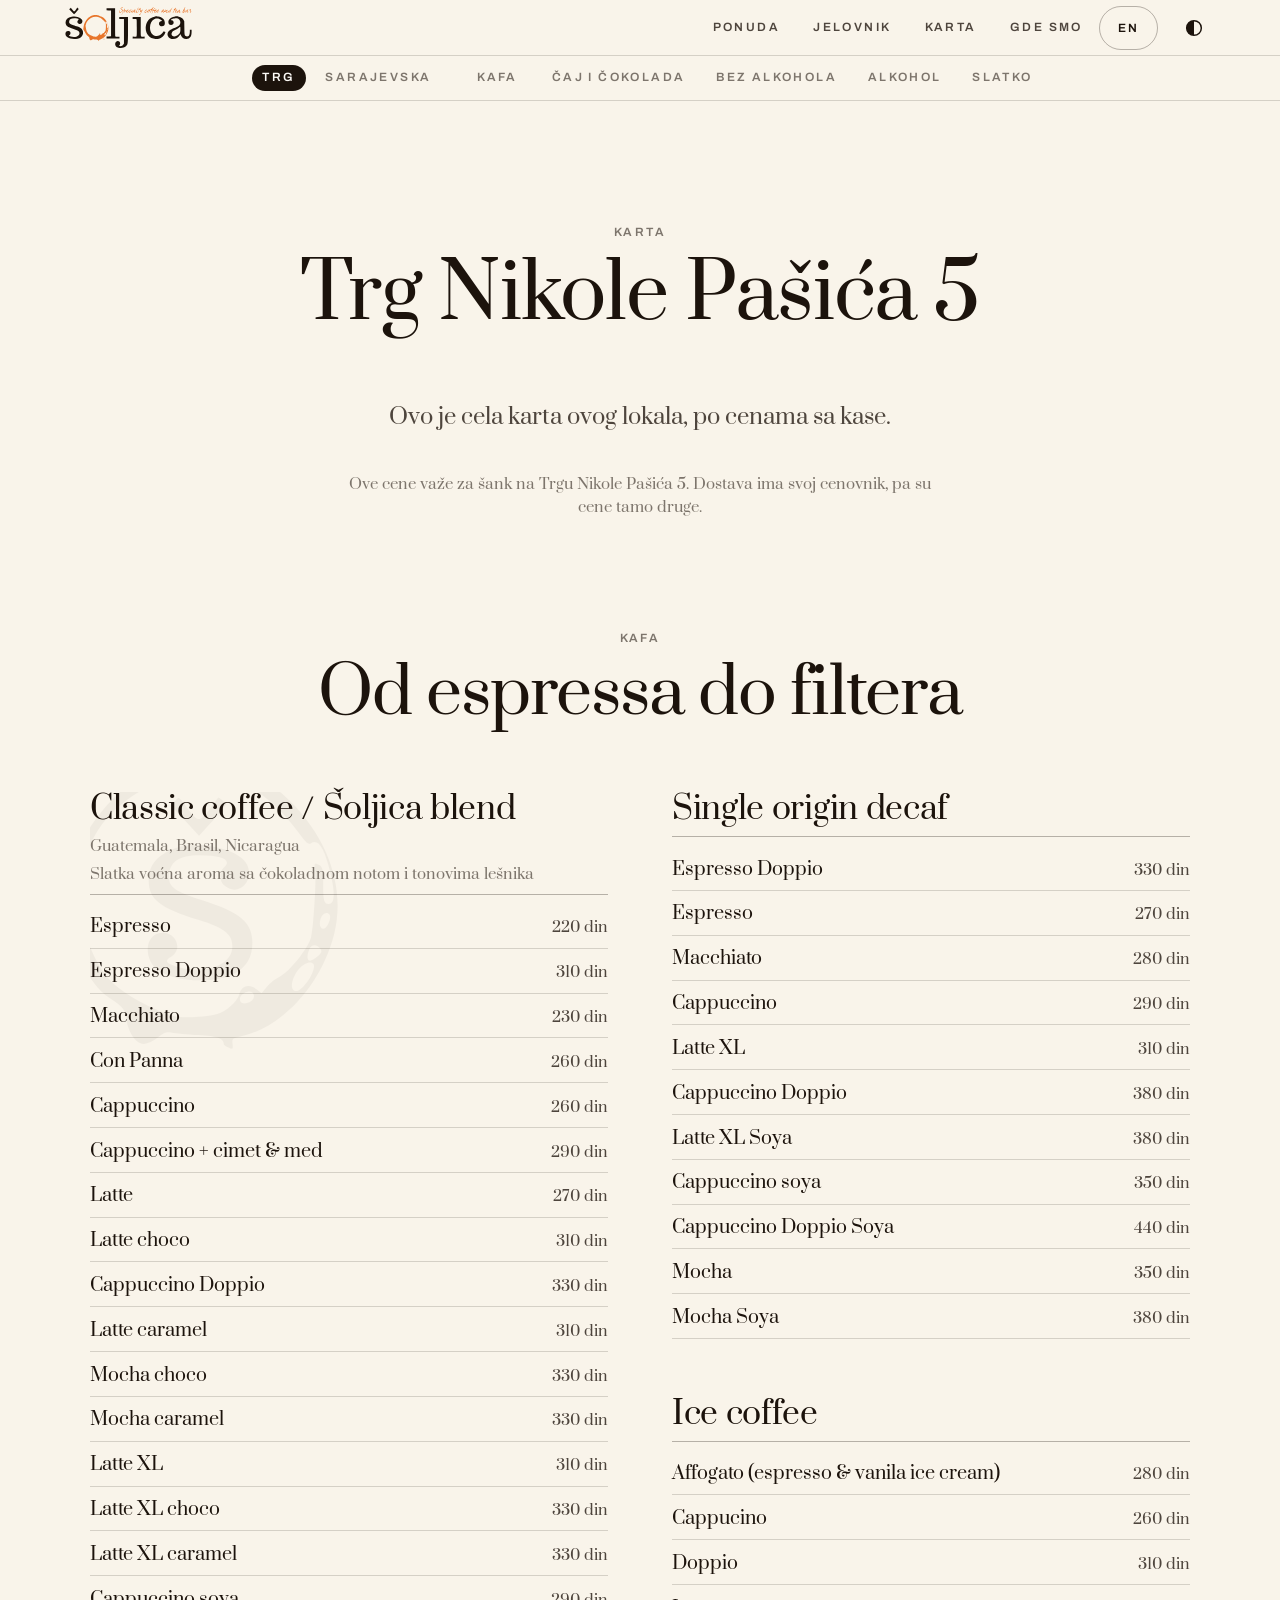
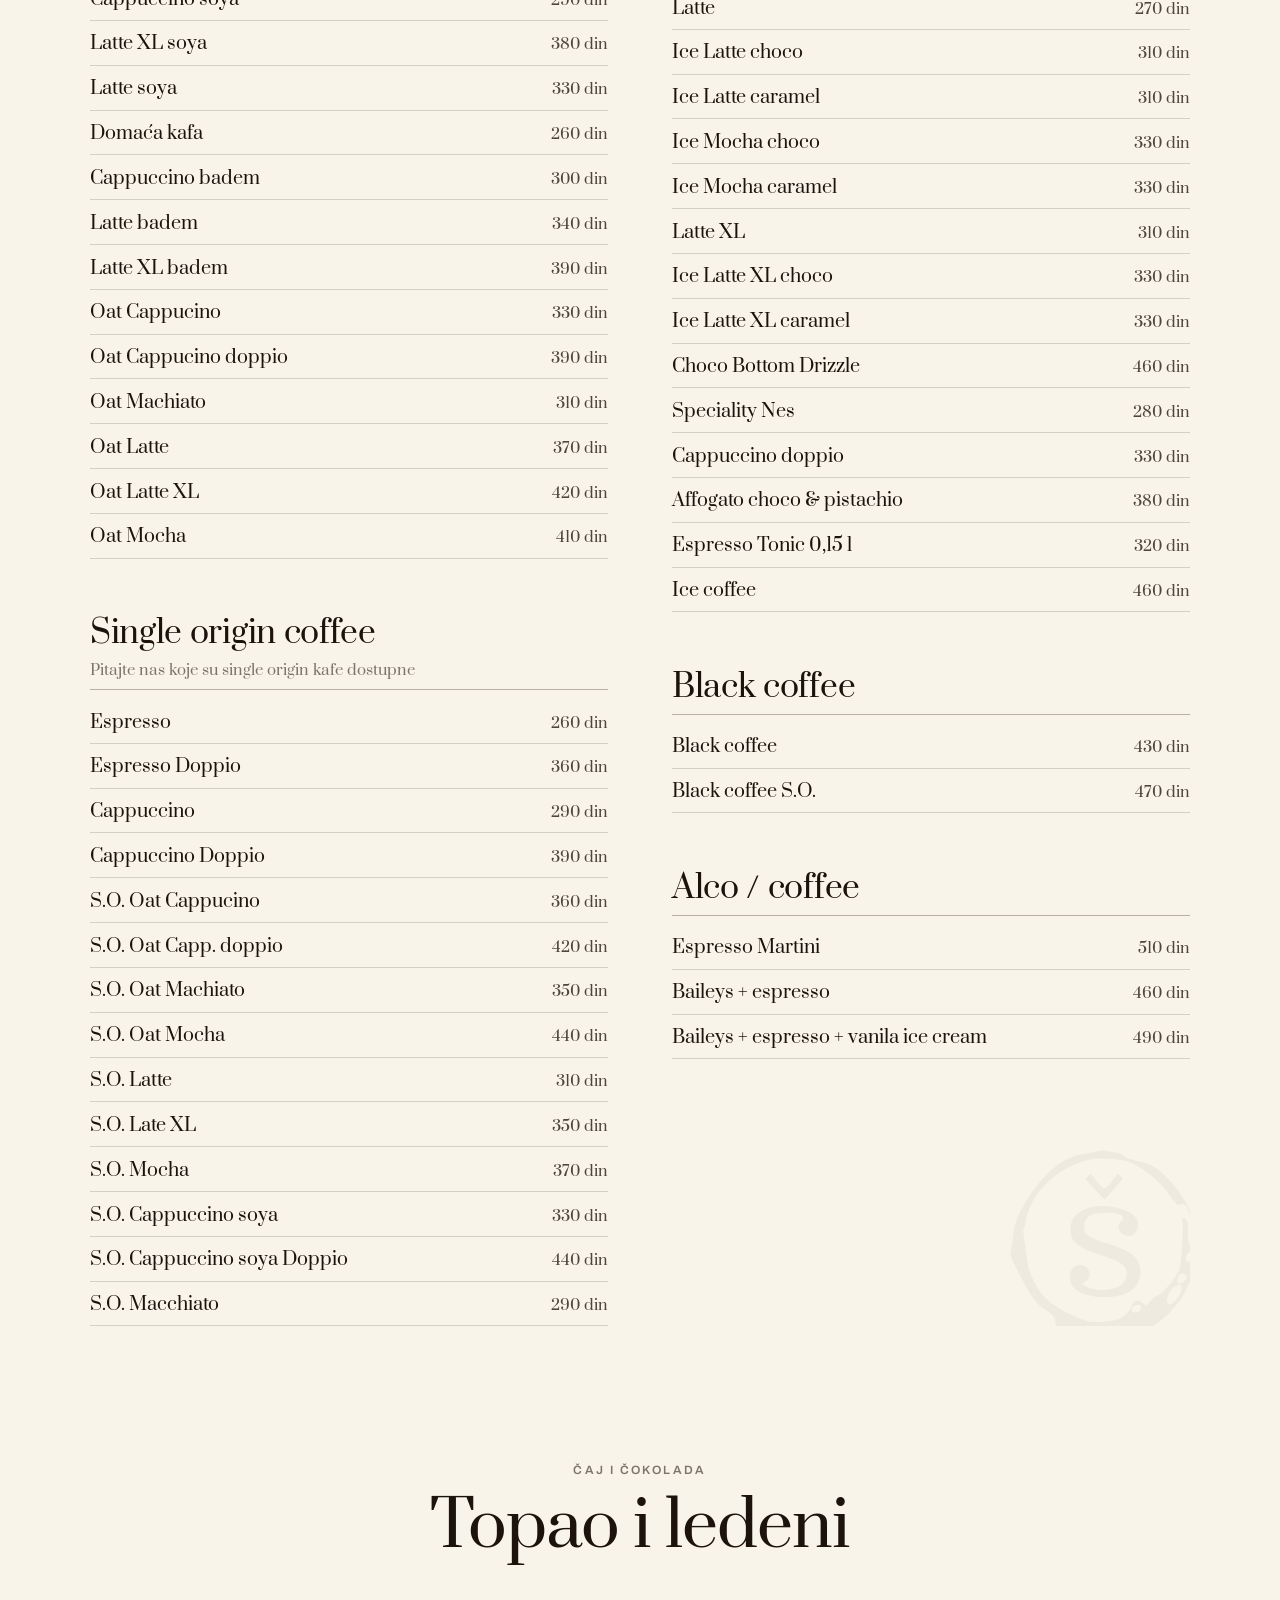
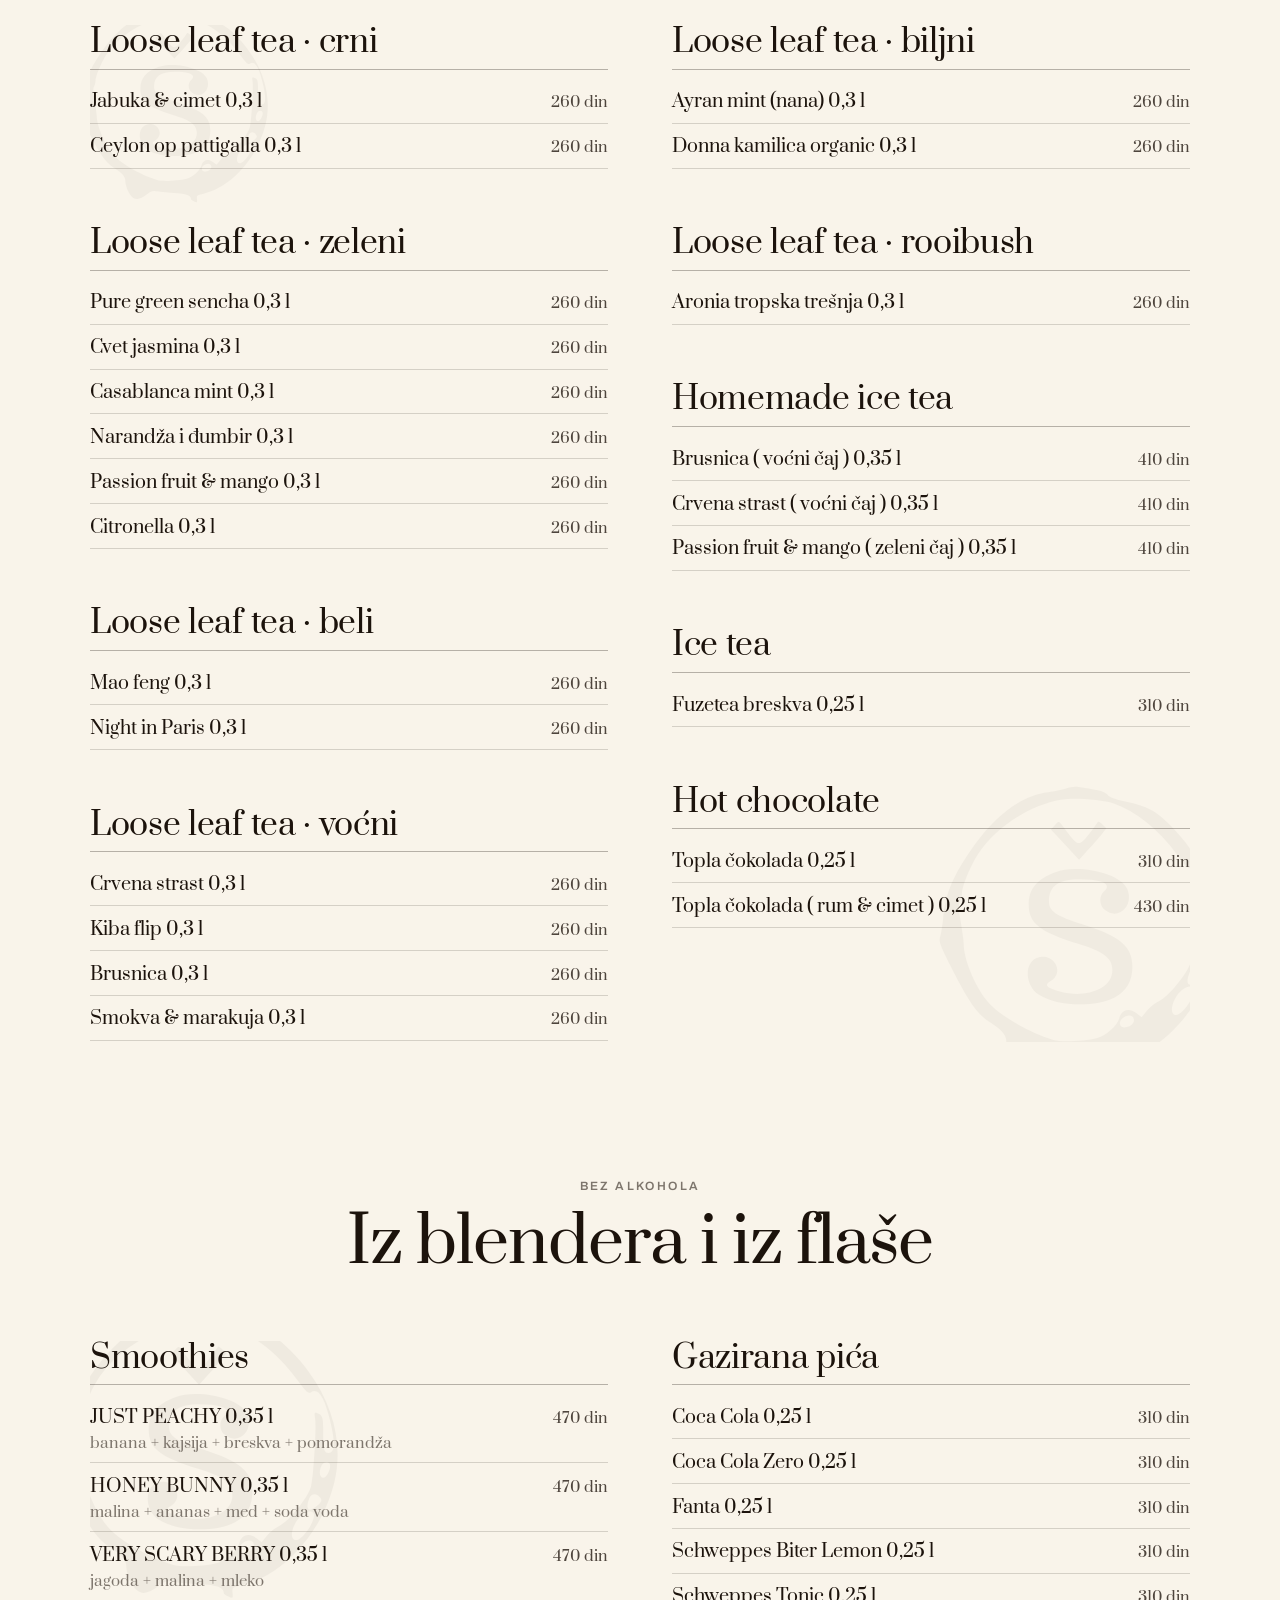
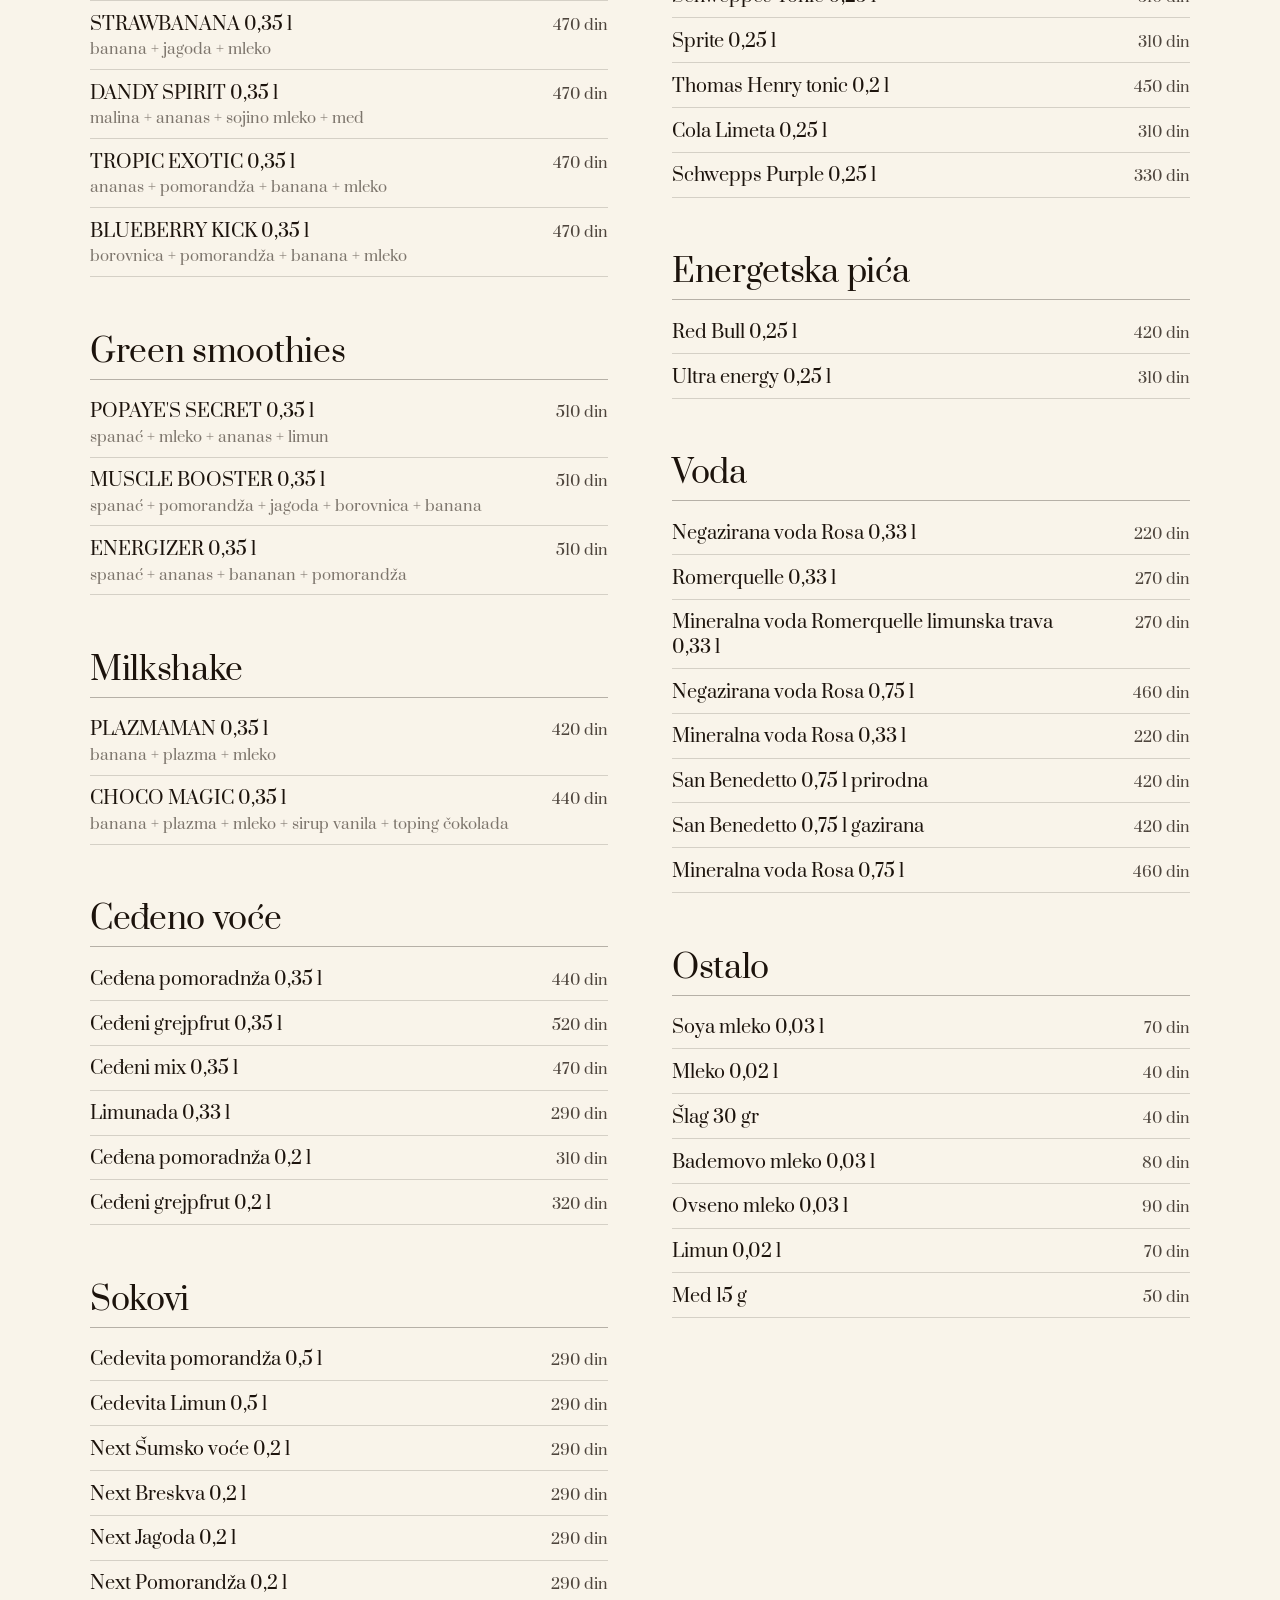
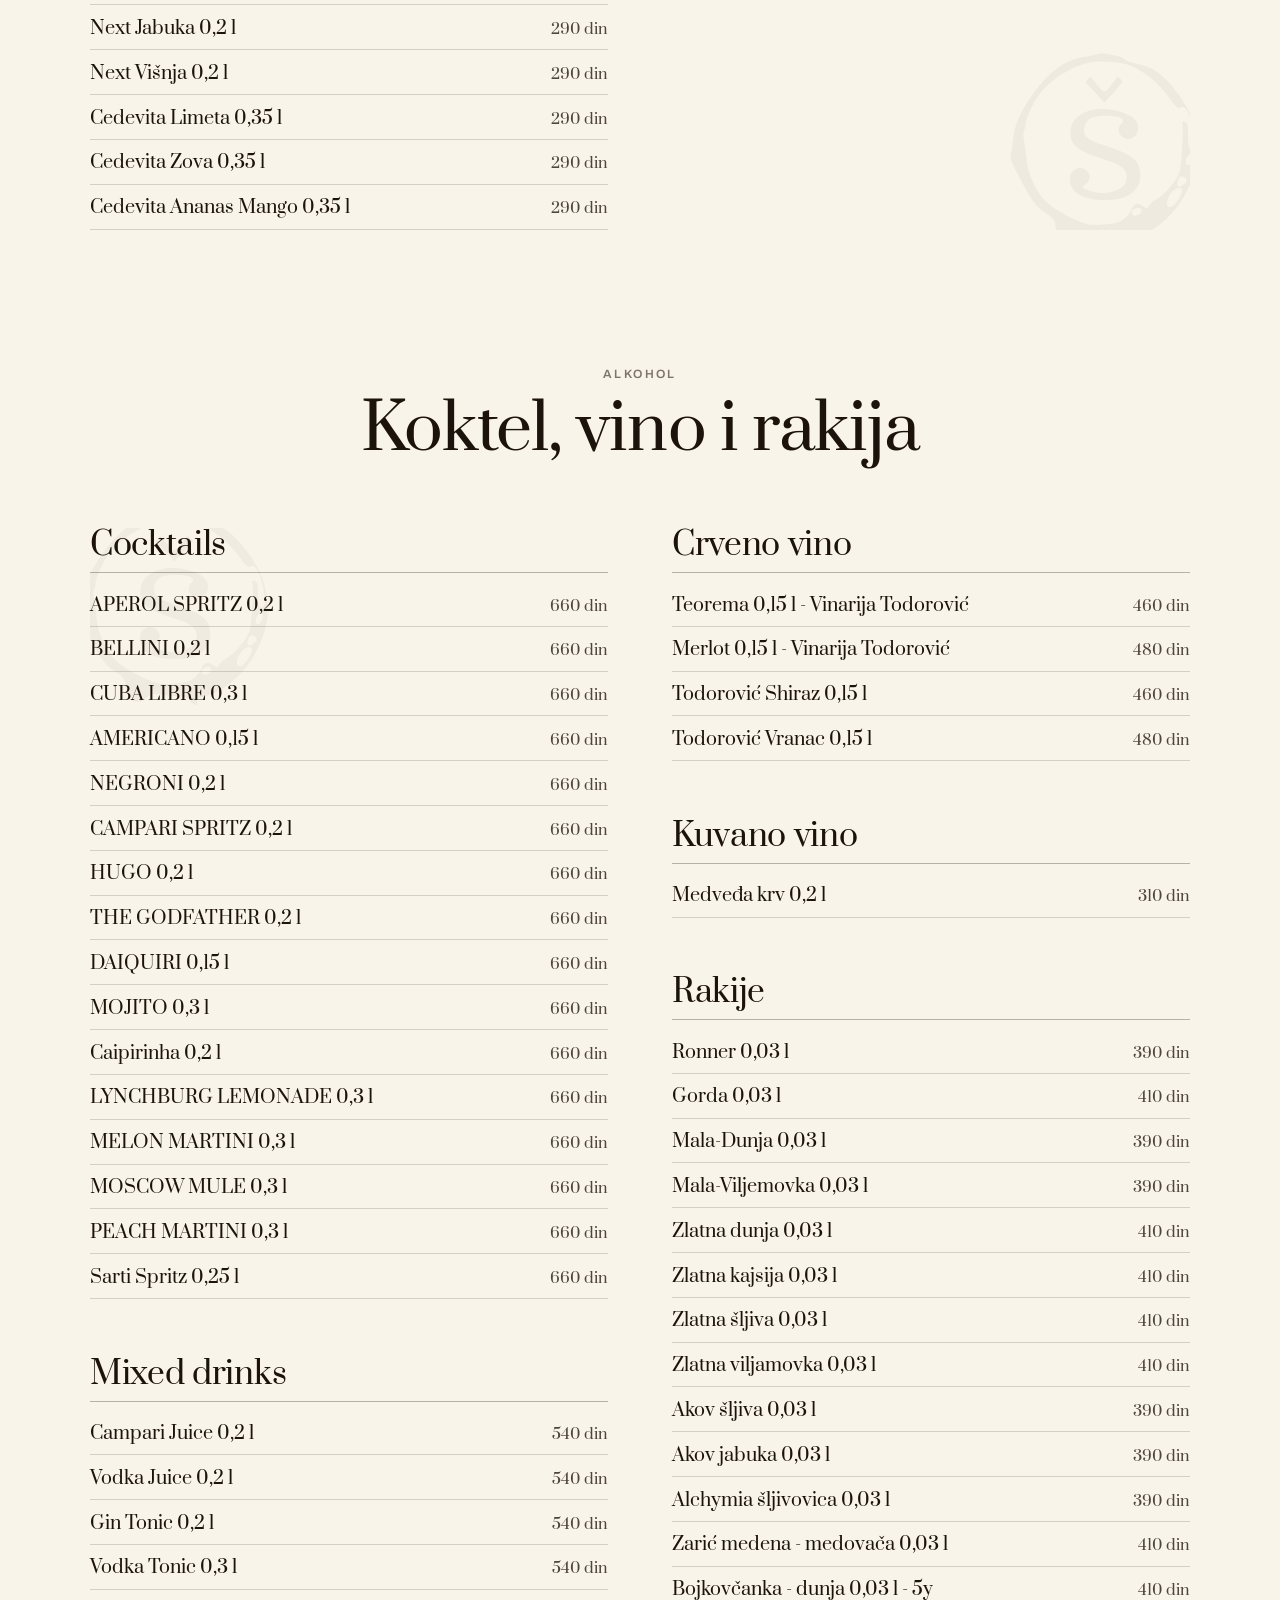
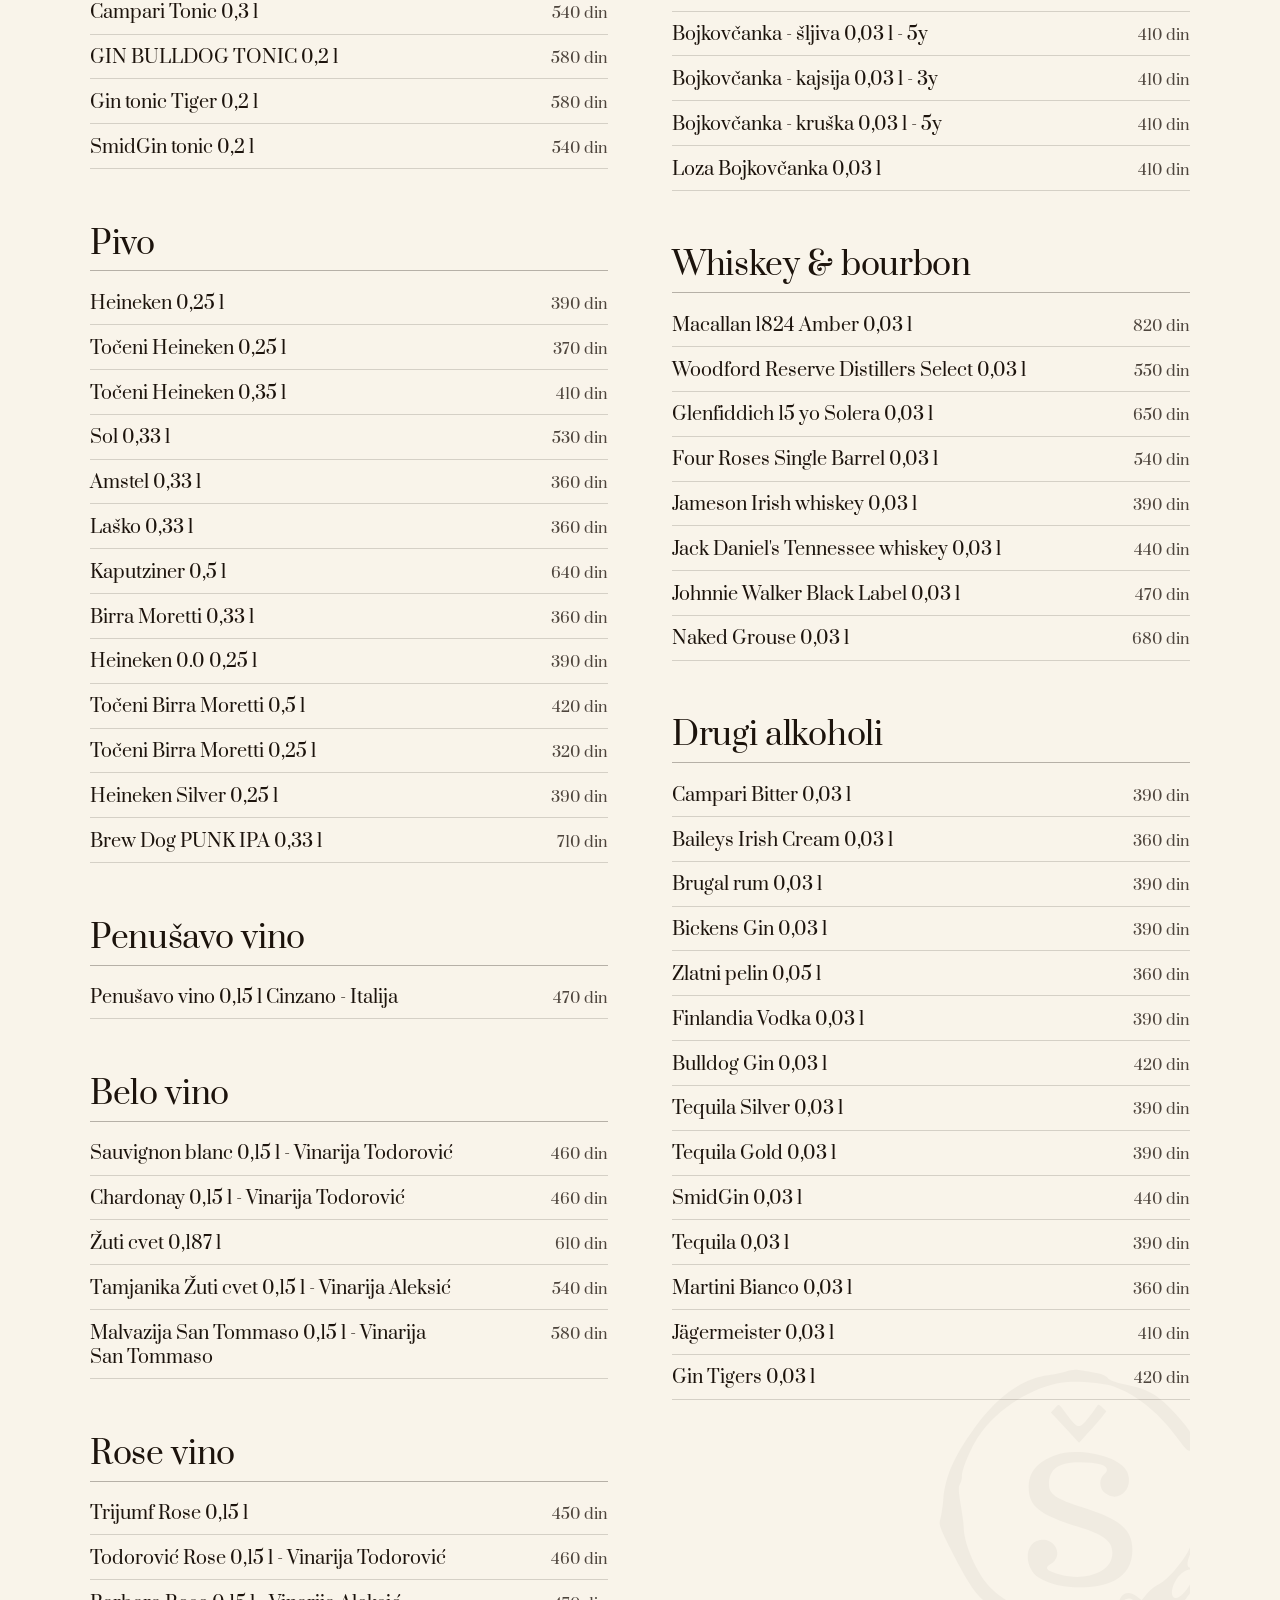
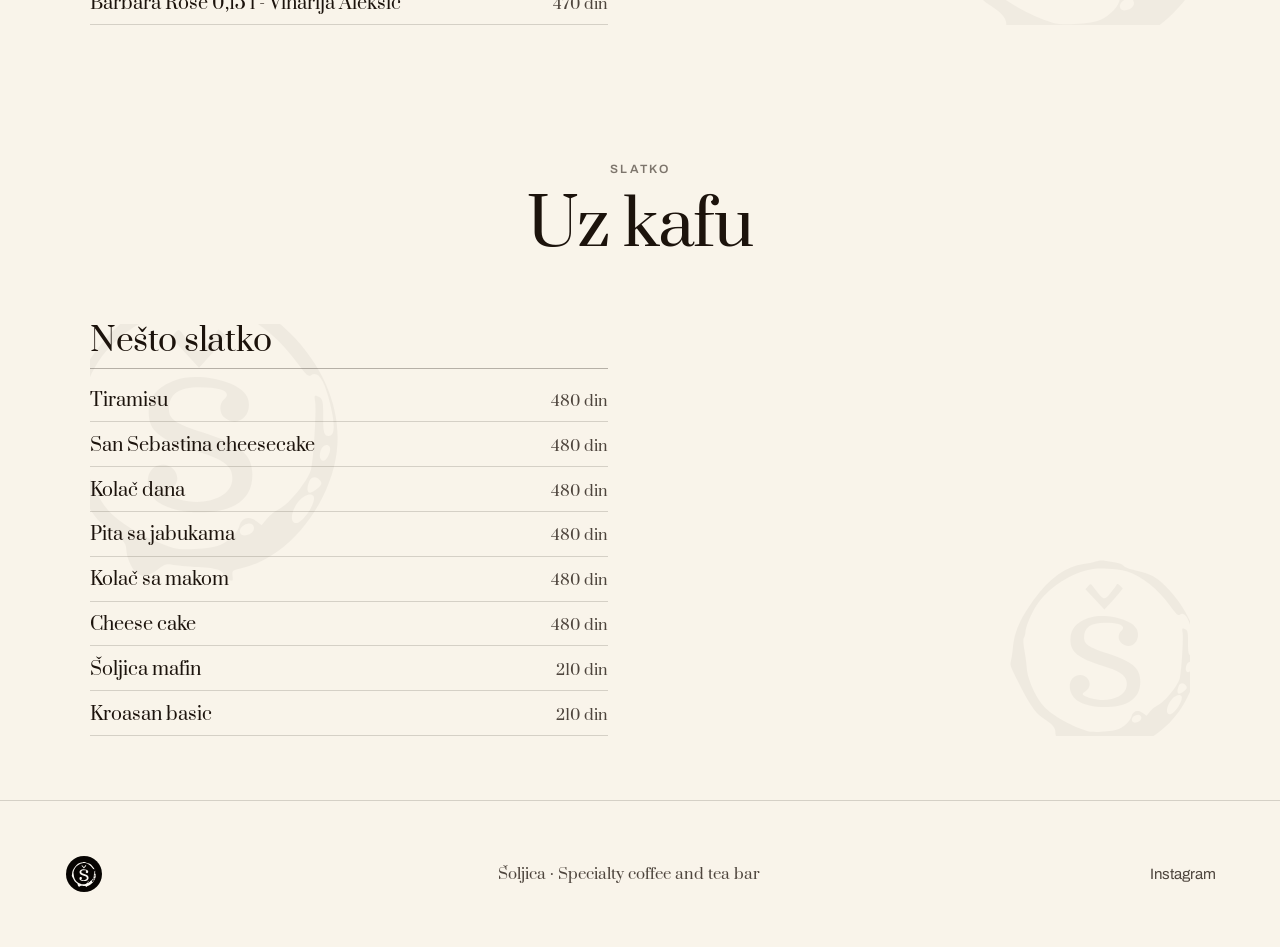
<file: trg.html>
<!doctype html>
<html lang="sr">
<head>
<meta charset="utf-8">
<meta name="robots" content="noindex, nofollow">
<meta name="viewport" content="width=device-width, initial-scale=1">
<title>Šoljica · Trg Nikole Pašića</title>
<meta name="description" content="Karta lokala Šoljica na Trgu Nikole Pašića 5 u Beogradu: kafa, čaj, koktel, vino i rakija, po cenama sa kase." data-content-en="Šoljica's menu at Trg Nikole Pašića 5, Belgrade: coffee, tea, cocktails, wine and rakija at counter prices.">
<link rel="preconnect" href="https://fonts.googleapis.com">
<link rel="preconnect" href="https://fonts.gstatic.com" crossorigin>
<!-- Prata and Archivo only: nothing on this page is set in the brush script, so the third
     family would be a download for a var() no rule here resolves. (Prata replaced Abril
     Fatface on 2026-08-15; see the families block at the top of assets/base.css.) -->
<link href="https://fonts.googleapis.com/css2?family=Prata&family=Archivo:wdth,wght@62..125,400..900&display=swap" rel="stylesheet">
<link rel="alternate" hreflang="sr" href="trg.html">
<link rel="alternate" hreflang="en" href="trg.en.html">
<link rel="alternate" hreflang="x-default" href="trg.html">
<link rel="stylesheet" href="assets/base.css">
<!-- No page stylesheet. The menu layout lived in a <style> block right here from T10
     until T15 moved it into assets/base.css, on the instruction T10 wrote into the page
     itself: two bars' pages are one design serving two shops, and T7's test for this file
     is "would two copies be allowed to disagree". They would not. The move was proved
     behaviour-preserving over 2198 body elements across both pages at 1440 light and 390
     dark: zero computed-style differences. A third bar's page gets the layout by linking
     the same file, which is the point. -->
<script>
  /* THE REGISTER, STAMPED BEFORE FIRST PAINT. Inline and in the head on purpose: a
     deferred file runs after the page has painted, so a visitor who chose dark would get
     a cream flash on every navigation. Two jobs only: reveal the control (assets/base.css
     hides .theme-switch unless .js-theme is set, so a button that cannot work is never
     offered) and apply the stored choice. The rest is assets/theme.js, and the two share
     exactly one storage key and one attribute name.
     HAND-DUPLICATED in index.html, trg.html, sarajevska.html and the template inside
     tools/build-bar-page.mjs, like the nav below it. No build step, no include. */
  (function () {
    var d = document.documentElement;
    d.classList.add('js-theme');
    var t = null;
    try { t = localStorage.getItem('soljica-theme'); } catch (e) { t = null; }
    var picked = t === 'light' || t === 'dark';
    if (picked) d.setAttribute('data-theme', t);
    d.setAttribute('data-theme-state', picked ? t : 'system');
  })();
</script>
</head>
<body>

<!-- THE COIN, DEFINED ONCE (L4b, 2026-08-16). assets/monogram-tokenized.svg is
     assets/monogram-mark.svg with its one fill swapped to currentColor and every path
     byte-identical. It has to be INLINE and it has to be currentColor: the source file is a
     near-WHITE mark drawn for the dark hero, so as an <img> it is invisible on cream at any
     opacity, and an img cannot inherit a colour. Defined once as a <symbol> and referenced
     with <use> by every section pair, rather than written out per section, which on a page
     with six of them is the difference between 4KB and 50KB of the same drawing.
     The file is named in this comment so publish's ASSET_RE still copies it and still fails
     loudly if it is ever deleted: assets/monogram-tokenized.svg -->
<svg class="mark-defs" aria-hidden="true" focusable="false"><symbol id="coin-mark" viewBox="0 0 259 251"><path fill="currentColor" fill-rule="evenodd" d="M 121.664 46.444 C 119.554 47.203, 115.054 48.132, 111.664 48.510 C 97.558 50.081, 82.782 60.613, 70.293 78 C 58.453 94.484, 53.645 105.474, 52.521 118.624 C 52.151 122.956, 51.404 127.943, 50.861 129.706 C 49.968 132.606, 50.506 134.166, 56.501 146.078 C 67.190 167.312, 71.448 173.306, 79.502 178.458 C 85.275 182.151, 87.997 185.357, 88.006 188.473 C 88.016 192.386, 90.102 197.968, 92.714 201.071 C 96.021 205.002, 100.119 204.658, 106.062 199.951 C 109.493 197.233, 110.580 196.880, 113.778 197.440 C 115.825 197.799, 122.544 198.409, 128.710 198.796 C 139.633 199.482, 142.783 200.651, 142.968 204.089 C 142.986 204.414, 144.154 205.205, 145.565 205.848 C 148.048 206.979, 148.120 206.915, 147.815 203.852 C 147.507 200.759, 147.629 200.659, 153.227 199.372 C 176.206 194.093, 197.806 170.260, 204.920 142.333 C 211.405 116.874, 202.354 89.270, 180.281 67.188 C 172.038 58.941, 167.573 56.582, 155.017 53.841 C 149.188 52.568, 146.021 51.347, 144.982 49.972 C 143.927 48.576, 141.488 47.658, 136.982 46.963 C 133.417 46.412, 129.375 45.760, 128 45.513 C 126.625 45.266, 123.774 45.685, 121.664 46.444 M 119.500 52.647 C 101.492 55.516, 82.044 68.079, 72.196 83.203 C 67.741 90.043, 63 101.559, 63 105.536 C 63 106.906, 62.480 108.859, 61.845 109.876 C 60.957 111.299, 61.072 114.012, 62.345 121.656 C 63.255 127.118, 64 132.664, 64 133.980 C 64 142.289, 69.935 156.943, 76.835 165.673 C 83.135 173.642, 99.080 183.121, 114.422 188.017 C 118.681 189.376, 132.422 188.771, 139.287 186.923 C 144.191 185.602, 150.433 179.970, 151.634 175.781 C 152.989 171.057, 156.958 169.854, 161.097 172.913 L 164.203 175.210 167.180 171.598 C 168.817 169.611, 171.865 167.202, 173.954 166.243 C 179.484 163.704, 190.288 150.359, 192.020 143.927 C 193.396 138.814, 195.125 110.633, 194.356 105.828 C 193.799 102.344, 193.924 102.031, 195.619 102.658 C 198.605 103.763, 198.939 104.967, 198.853 114.336 C 198.770 123.478, 199.477 125.436, 202.644 124.835 C 205.416 124.310, 205.526 118.207, 202.955 107.561 C 199.502 93.260, 196.167 88.166, 191.973 90.785 C 190.452 91.735, 189.345 90.717, 183.887 83.347 C 173.408 69.197, 161.132 59.371, 148.237 54.811 C 142.521 52.789, 126.281 51.566, 119.500 52.647 M 115.237 67.250 L 113.126 69.500 121.047 78 L 128.969 86.500 134.017 81 C 136.793 77.975, 140.248 74.011, 141.696 72.191 L 144.327 68.883 142.110 66.691 C 140.105 64.709, 139.803 64.658, 138.948 66.158 C 138.429 67.070, 136.187 70.114, 133.966 72.924 C 129.147 79.020, 128.199 78.827, 121.890 70.470 C 117.060 64.073, 117.856 64.459, 115.237 67.250 M 115.643 93.555 C 105.368 97.323, 100.769 102.815, 100.644 111.468 C 100.490 122.168, 106.710 127.157, 128.556 133.855 C 143.937 138.570, 148.547 142.558, 147.621 150.348 C 146.501 159.780, 131.708 164.826, 117.612 160.584 C 110.357 158.400, 109.297 157.106, 112.946 154.886 C 121.316 149.797, 114.313 138.142, 105.163 141.932 C 97.907 144.938, 98.571 157.397, 106.256 162.432 C 116.542 169.171, 137.624 169.911, 149.196 163.939 C 155.740 160.562, 159.010 154.779, 158.984 146.628 C 158.948 135.435, 152.156 129.670, 131.167 123.019 C 115.883 118.176, 112 115.514, 112 109.883 C 112 101.350, 117.471 97.493, 129.500 97.548 C 142.413 97.608, 147.641 100.300, 143 104.500 C 140.031 107.187, 140.345 112.340, 143.635 114.927 C 151.306 120.961, 160.221 112.163, 155.945 102.779 C 152.067 94.267, 128.445 88.861, 115.643 93.555 M 198.035 131.934 C 196.268 135.236, 196.740 139, 198.922 139 C 200.974 139, 203.700 132.941, 202.512 131.020 C 201.493 129.370, 199.152 129.848, 198.035 131.934 M 191.075 150.304 C 188.546 156.956, 190.651 158.944, 195.635 154.612 C 197.995 152.560, 198.306 151.802, 197.398 150.311 C 195.650 147.439, 192.165 147.436, 191.075 150.304 M 185.162 161.620 C 180.676 167.062, 179.834 174, 183.659 174 C 187.577 174, 195.324 161.951, 193.403 158.844 C 192.125 156.776, 188.013 158.161, 185.162 161.620 M 154.250 175.208 C 151.101 176.744, 151.144 181, 154.309 181 C 157.531 181, 160.288 178.733, 159.847 176.445 C 159.407 174.157, 157.341 173.701, 154.250 175.208"/></symbol></svg><header class="topbar">
  <!-- THE PHONE DRAWER'S SWITCH (2026-08-14), and the four elements below are in a
       load-bearing order: the stylesheet reaches the drawer with .nav-cb:checked ~ .nav-links,
       so the checkbox has to come first and the nav last. A checkbox rather than a button
       with a script, because a static page whose nav needs JS to open has no nav when that
       one request fails; assets/nav.js only adds the close on an in-page anchor tap, Escape
       and the resize. The burger is named by a hidden SPAN and not an aria-label, for the
       reason the bar switcher below already carries: the render swaps href, meta content and
       leaf inner text, so an attribute would read Serbian on the English page. -->
  <input type="checkbox" id="nav-toggle" class="nav-cb">
  <!-- THE SITE'S MARK IS THE FULL LOGOTYPE (D1, 2026-08-16). goolio, 2026-08-15: "replace
       that coin Š logo with the real one Šoljica everywhere." It is INLINED rather than
       loaded from assets/logo-tokenized.svg, because the letterforms are painted with
       currentColor and an image cannot inherit a colour: as an <img> this mark would be
       black on cream and invisible on ink, which is the lesson the withdrawn drawings
       already taught. That file is the source and this is a copy of it, hand-duplicated
       across three pages and the scaffold the way the rest of the masthead is, so a test
       in cms/pages.test.mjs compares all four copies' path data back to it.
       THE Š-COIN IS NOT RETIRED: it keeps the footer and any slot that has to be square. -->
  <a class="nav-mark" href="index.html" data-href-en="en.html" aria-label="Šoljica"><span class="wordmark-slot"><svg viewBox="0 0 602 210" aria-hidden="true" focusable="false"><path fill="currentColor" fill-rule="evenodd" d="M 56.230 22.385 C 53.947 25.776, 50.711 29.861, 49.039 31.462 L 46 34.374 42.913 31.437 C 41.215 29.822, 37.857 25.891, 35.451 22.702 L 31.076 16.903 27.378 20.293 L 23.679 23.682 34.409 35.091 C 40.311 41.366, 45.487 46.500, 45.911 46.500 C 47.184 46.500, 67 24.250, 67 22.821 C 67 22.094, 65.511 20.312, 63.690 18.859 L 60.381 16.219 56.230 22.385 M 194 23.965 L 194 28.930 204.250 29.215 L 214.500 29.500 214.500 88.500 L 214.500 147.500 204.250 147.785 L 194 148.070 194 152.535 L 194 157 223.500 157 L 253 157 253 153 L 253 149 244.200 149 C 238.689 149, 234.952 148.552, 234.200 147.800 C 233.292 146.892, 233 131.089, 233 82.800 L 233 19 213.500 19 L 194 19 194 23.965 M 34.974 57.929 C 16.773 61.794, 7 70.900, 7 83.993 C 7 97.914, 15.742 104.995, 43.500 113.556 C 56.939 117.701, 63.457 120.680, 66.683 124.151 C 75.048 133.150, 69.605 146.254, 56.339 149.053 C 48.474 150.712, 37.776 150.549, 30.588 148.659 C 24.610 147.088, 20.338 144.193, 22.700 143.313 C 31.031 140.212, 32.226 126.937, 24.440 123.977 C 6.423 117.127, -0.911 141.223, 15.831 152.260 C 31.066 162.304, 61.052 162.350, 75.724 152.352 C 89.197 143.171, 90.747 123.476, 78.872 112.336 C 75.607 109.272, 64.379 103, 62.160 103 C 61.559 103, 59.590 102.365, 57.784 101.588 C 55.978 100.812, 49.213 98.544, 42.750 96.548 C 27.340 91.790, 22.432 87.728, 23.257 80.414 C 24.371 70.526, 32.100 65.568, 46.410 65.560 C 56.369 65.555, 65.853 67.453, 66.683 69.617 C 66.975 70.377, 65.815 72.304, 64.107 73.900 C 58.107 79.504, 60.818 88.797, 69.103 91.028 C 78.385 93.527, 85.515 85.890, 83.572 75.529 C 81.761 65.881, 69.142 59.186, 48 56.657 C 45.368 56.342, 39.962 56.870, 34.974 57.929 M 412.500 57.620 C 390.523 61.576, 375.517 78.628, 373.003 102.500 C 369.654 134.298, 387.830 157.864, 417.136 159.718 C 436.873 160.967, 453.484 151.169, 460.336 134.236 L 462.871 127.973 459.313 126.486 C 454.620 124.526, 453.258 124.611, 452.528 126.912 C 452.194 127.964, 450.558 130.551, 448.893 132.662 C 430.703 155.713, 399.373 148.426, 393.564 119.792 C 388.870 96.657, 397.003 75.351, 413.363 67.922 C 422.618 63.720, 436.478 65.922, 443.750 72.751 C 448.057 76.795, 447.860 77.755, 442.446 79.118 C 434.374 81.151, 431.117 88.388, 434.920 95.843 C 437.187 100.287, 440.435 102, 446.597 102 C 455.911 102, 460.015 97.339, 459.978 86.800 C 459.925 71.541, 448.886 60.909, 429.606 57.546 C 424.729 56.696, 420.684 56.040, 420.619 56.090 C 420.554 56.139, 416.900 56.828, 412.500 57.620 M 502.772 57.981 C 487.003 61.306, 475.983 71.348, 476.015 82.363 C 476.041 91.370, 480.310 96.167, 488.302 96.167 C 502.130 96.167, 504.819 76.933, 491.344 74.405 C 479.801 72.239, 503.075 63.585, 515.452 65.441 C 529.453 67.540, 535.855 86.609, 525.958 96.732 C 522.744 100.019, 510.057 106.954, 503.500 109.008 C 501.300 109.697, 499.050 110.612, 498.500 111.041 C 497.950 111.471, 495.475 112.630, 493 113.617 C 473.337 121.460, 466.080 138.910, 477.210 151.586 C 482.480 157.589, 487.238 159.480, 497 159.451 C 510.668 159.411, 523.385 152.074, 528.544 141.250 C 530.621 136.895, 531.219 137.122, 533.331 143.070 C 537.288 154.210, 547.172 160.614, 559.090 159.761 C 574.984 158.624, 582 148.906, 582 128.025 L 582 118 578 118 L 574 118 573.988 125.250 C 573.973 134.763, 571.793 142.873, 568.480 145.750 C 565.371 148.450, 558.590 148.802, 555.217 146.439 C 549.843 142.675, 549.538 140.815, 549 108.426 L 548.500 78.351 545.479 72.448 C 541.258 64.199, 534.877 59.845, 523.785 57.643 C 513.818 55.665, 513.753 55.666, 502.772 57.981 M 252 63.466 L 252 67.932 262.750 68.216 L 273.500 68.500 273.500 124.574 L 273.500 180.648 270.752 184.800 C 266.978 190.500, 263.758 192.393, 257.980 192.306 C 251.391 192.207, 250.321 191.352, 253.092 188.402 C 256.803 184.452, 257.023 175.853, 253.497 172.585 C 242.273 162.183, 227.638 177.422, 235.717 191.099 C 242.911 203.277, 270.178 204.482, 282.363 193.160 C 291.933 184.269, 292 183.735, 292 116.557 L 292 59 272 59 L 252 59 252 63.466 M 313 63.500 L 313 68 321.300 68 C 326.422 68, 330.059 68.459, 330.800 69.200 C 331.692 70.092, 332 80.237, 332 108.665 C 332 152.968, 333.031 149.301, 320.694 148.892 L 313.500 148.654 313.193 152.827 L 312.885 157 340.500 157 L 368.115 157 367.807 152.750 L 367.500 148.500 360.842 148.847 C 348.787 149.475, 350 154.554, 350 103.433 L 350 59 331.500 59 L 313 59 313 63.500 M 526.405 106.120 C 524.028 108.765, 516.857 113.388, 506.635 118.865 C 496.096 124.513, 494.498 125.802, 492.073 130.610 C 485.479 143.682, 499.429 152.985, 513.532 144.921 C 527.224 137.092, 531 130.582, 531 114.804 C 531 103.212, 530.266 101.824, 526.405 106.120"></path><path fill="#e8762c" fill-rule="evenodd" d="M 265.001 15.123 C 261.816 16.393, 258 19.957, 258 21.660 C 258 22.381, 259.800 24.163, 262 25.619 C 268.488 29.912, 266.855 34.688, 258.288 36.473 C 253.128 37.548, 251.426 35.999, 254.073 32.635 C 255.258 31.128, 255.913 29.581, 255.528 29.197 C 255.143 28.814, 253.967 29.562, 252.914 30.861 C 249.531 35.033, 250.939 40, 255.504 40 C 258.267 40, 266.549 34.710, 267.984 32.029 C 269.096 29.953, 268.545 26, 267.145 26 C 266.749 26, 264.866 24.687, 262.962 23.082 C 259.028 19.767, 259.569 18.245, 265.083 17.117 C 266.880 16.749, 268.534 15.898, 268.759 15.224 C 269.238 13.786, 268.410 13.764, 265.001 15.123 M 549.805 18.250 C 548.575 20.587, 547.009 23.400, 546.324 24.500 C 542.664 30.379, 539.794 38.194, 540.891 39.291 C 542.351 40.751, 547.550 38.324, 550.520 34.794 C 553.338 31.444, 553.926 26, 551.469 26 C 549.213 26, 548.526 23.183, 550.301 21.213 C 551.905 19.433, 553.658 14, 552.629 14 C 552.305 14, 551.035 15.912, 549.805 18.250 M 336.827 19.401 C 335.409 21.748, 333.635 25.367, 332.885 27.441 C 331.586 31.033, 326.018 37, 323.965 37 C 322.767 37, 322.712 34.431, 323.862 32.184 C 328.285 23.539, 324.168 22.602, 316.457 30.500 C 309.213 37.920, 306.737 37.474, 312.361 29.762 C 315.356 25.656, 313.699 25.395, 310.582 29.482 C 309.098 31.427, 306.128 33.914, 303.982 35.009 C 296.541 38.805, 294.432 37.102, 299.495 31.387 C 302.370 28.143, 303.110 27.748, 303.970 29 C 304.886 30.333, 305.109 30.333, 305.985 29 C 309.635 23.439, 304.525 23.861, 298.958 29.580 C 294.107 34.564, 290.217 37, 287.109 37 C 283.705 37, 283.762 35.127, 287.210 33.668 C 291.371 31.908, 294.419 28.534, 293.653 26.537 C 292.827 24.387, 291.915 24.583, 286.900 27.989 C 282.579 30.926, 282.476 30.943, 281.128 28.989 C 280.373 27.895, 278.863 27, 277.771 27 C 276.403 27, 275.975 26.533, 276.393 25.500 C 276.727 24.675, 277.273 23.325, 277.607 22.500 C 277.941 21.675, 277.828 21.002, 277.357 21.005 C 276.886 21.007, 273.690 26.208, 270.255 32.562 C 264.075 43.993, 261.669 49.940, 263.743 48.659 C 264.313 48.307, 265.072 46.850, 265.430 45.421 C 266.205 42.335, 271.589 32.586, 273.305 31.162 C 273.968 30.611, 275.746 29.851, 277.256 29.472 C 281.676 28.363, 280.629 31.134, 275.446 34.265 C 272.941 35.778, 271.167 37.461, 271.503 38.004 C 272.266 39.240, 276.770 37.017, 279.407 34.102 C 282.021 31.214, 282.821 31.457, 283.187 35.250 C 283.565 39.171, 286.259 39.952, 290.981 37.510 C 293.960 35.969, 294.175 35.994, 295.854 38.069 L 297.612 40.239 301.766 38.119 C 306.603 35.652, 308 35.481, 308 37.360 C 308 39.605, 315.813 38.525, 318.615 35.892 L 321 33.651 321 36.267 C 321 39.881, 322.728 40.605, 325.388 38.105 C 328.018 35.635, 329 35.454, 329 37.441 C 329 39.744, 331.051 40.378, 332.810 38.618 C 334.301 37.127, 334.294 37, 332.714 37 C 331.771 37, 331 36.312, 331 35.471 C 331 33.810, 335.663 24.409, 339.004 19.336 C 340.150 17.596, 340.709 15.938, 340.246 15.652 C 339.784 15.366, 338.245 17.053, 336.827 19.401 M 404.297 17.572 C 399.326 24.689, 392.560 28.539, 389.495 25.995 C 387.828 24.613, 385.312 26.062, 381.942 30.346 C 378.222 35.076, 369 38.803, 369 35.577 C 369 33.008, 374.099 27.896, 376.349 28.208 C 377.703 28.396, 378.575 27.877, 378.799 26.750 C 379.342 24.020, 375.680 24.593, 372.544 27.729 C 368.844 31.428, 366.767 35.692, 367.516 38.050 C 368.323 40.593, 369.589 40.496, 374.844 37.493 L 379.187 35.010 380.964 37.204 C 382.672 39.314, 382.843 39.333, 385.336 37.700 C 386.762 36.765, 388.452 34.988, 389.090 33.750 C 390.979 30.087, 394.218 27, 396.174 27 C 398.583 27, 398.482 27.987, 395.500 33.596 C 394.125 36.182, 393.007 39.243, 393.016 40.399 C 393.025 41.592, 394.646 39.258, 396.766 35 C 399.014 30.486, 401.396 27.107, 402.750 26.513 C 405.050 25.504, 405.798 24, 404 24 C 402.151 24, 402.978 21.868, 406 18.846 C 409.405 15.441, 409.583 15, 407.547 15 C 406.747 15, 405.285 16.158, 404.297 17.572 M 346.292 19.230 C 345.020 21.386, 343.038 23.203, 341.553 23.576 C 338.797 24.268, 338.045 26, 340.500 26 C 342.509 26, 342.507 26.009, 338.500 33.299 C 336.575 36.801, 335.035 40.529, 335.077 41.583 C 335.121 42.683, 336.298 41.155, 337.837 38 C 342.642 28.154, 344.885 25.184, 348.038 24.492 C 351.445 23.743, 352.033 22, 348.878 22 C 347.136 22, 346.971 21.740, 347.960 20.548 C 348.623 19.749, 349.010 18.293, 348.821 17.311 C 348.560 15.953, 347.954 16.414, 346.292 19.230 M 490.281 21.359 C 488.662 24.691, 487.457 25.859, 485.161 26.318 C 483.510 26.648, 479.903 28.922, 477.146 31.371 C 472.504 35.493, 468.427 37.760, 467.436 36.769 C 467.209 36.542, 468.389 34.202, 470.058 31.569 C 474.159 25.103, 473.437 24.229, 467.489 28.457 C 461.424 32.769, 460.494 32.879, 462.474 29.050 C 464.218 25.678, 464.334 25, 463.171 25 C 462.715 25, 461.310 27.203, 460.049 29.895 C 458.055 34.152, 453.669 38.002, 452.334 36.667 C 452.110 36.443, 452.843 33.935, 453.963 31.093 C 456.459 24.760, 456.463 25, 453.868 25 C 450.750 25, 443 33.106, 443 36.368 C 443 39.496, 443.673 39.602, 447 37 C 450.164 34.525, 451 34.513, 451 36.941 C 451 39.848, 452.470 40.205, 455.294 37.984 C 456.684 36.890, 458.442 36.232, 459.199 36.523 C 459.957 36.814, 461.881 35.690, 463.475 34.026 C 467.310 30.023, 467.934 30.208, 466.663 34.968 C 465.339 39.927, 466.283 40.948, 470.144 38.732 C 471.979 37.679, 474.109 37.240, 475.587 37.611 C 477.064 37.982, 478.981 37.587, 480.484 36.603 L 482.953 34.985 482.320 38.148 C 481.868 40.410, 482.017 41.107, 482.844 40.596 C 483.480 40.203, 484 39.402, 484 38.816 C 484 37.122, 489.170 25.839, 491.697 22.018 C 494.120 18.354, 494.526 17, 493.199 17 C 492.759 17, 491.446 18.961, 490.281 21.359 M 506.981 19.550 C 506.424 21.014, 504.731 22.546, 503.006 23.148 C 499.856 24.246, 498.930 26, 501.500 26 C 503.580 26, 503.418 26.671, 500.071 31.912 C 497.536 35.882, 494.697 43.422, 496.272 42 C 496.577 41.725, 498.605 38.125, 500.779 34 C 503.940 28.005, 505.512 26.115, 508.616 24.582 C 512.379 22.723, 512.423 22.644, 510.010 22.039 C 508.324 21.616, 507.921 21.167, 508.760 20.648 C 510.255 19.724, 510.416 17, 508.975 17 C 508.412 17, 507.514 18.148, 506.981 19.550 M 410.212 22.435 C 408.402 25.394, 406.694 26.975, 405.077 27.185 C 402.379 27.536, 400.925 30, 403.417 30 C 405.543 30, 405.434 30.811, 402.421 37.392 C 401.002 40.490, 400.049 43.582, 400.302 44.263 C 400.555 44.943, 401.289 44.150, 401.933 42.500 C 404.835 35.064, 407.437 30.758, 409.632 29.758 C 412.632 28.391, 413.493 29.210, 411.996 32.007 C 410.507 34.790, 411.532 39, 413.698 39 C 414.611 39, 416.926 38.438, 418.842 37.750 C 421.629 36.750, 422.410 36.750, 422.746 37.750 C 423.386 39.654, 428.100 39.236, 431.863 36.942 C 435.889 34.488, 435.521 33.326, 431.399 35.476 C 428.067 37.213, 424 37.484, 424 35.969 C 424 35.401, 424.788 34.644, 425.750 34.286 C 431.445 32.167, 435.910 25, 431.535 25 C 429.636 25, 423.263 30.597, 422.529 32.910 C 421.540 36.024, 413.958 38.359, 412.499 35.998 C 412.158 35.447, 413.144 34.517, 414.690 33.932 C 416.235 33.346, 418.512 31.918, 419.750 30.759 C 423.834 26.933, 422.041 23.893, 417.183 26.406 C 414.665 27.708, 410 27.631, 410 26.288 C 410 24.906, 414.286 20.059, 415.076 20.547 C 415.584 20.861, 416 20.416, 416 19.559 C 416 16.516, 412.884 18.064, 410.212 22.435 M 572.687 25.805 C 571.209 27.347, 570.010 29.260, 570.022 30.055 C 570.037 30.998, 570.667 30.691, 571.835 29.172 C 574.677 25.479, 576.554 28.417, 574.894 33.959 C 573.119 39.885, 574.804 41.091, 579.137 36.995 C 582.198 34.102, 581.882 33.834, 577.500 35.607 C 575.533 36.403, 575.598 34.649, 577.701 30.218 C 578.948 27.589, 579.082 26.527, 578.201 26.234 C 577.540 26.013, 577 25.196, 577 24.417 C 577 22.271, 575.659 22.703, 572.687 25.805 M 354.367 28.758 C 349.928 33.852, 347.945 33.962, 350 29 C 351.627 25.073, 350.908 24.405, 347.892 27.039 C 346.413 28.331, 345.938 29.314, 346.648 29.614 C 347.383 29.924, 347.597 31.583, 347.244 34.218 L 346.691 38.337 350.374 35.528 L 354.057 32.719 353.051 35.366 C 349.993 43.408, 346.647 48, 343.845 48 C 341.840 48, 341.368 49.491, 343.044 50.527 C 345.012 51.744, 348.689 48.156, 351.446 42.329 C 352.963 39.123, 355.335 34.180, 356.717 31.346 C 360.208 24.186, 359.261 23.143, 354.367 28.758 M 509.400 28.400 C 503.356 34.444, 505.319 40.832, 512.397 38.153 C 515.037 37.154, 515.686 37.232, 516.748 38.678 C 517.896 40.241, 518.223 40.161, 520.803 37.689 C 524.280 34.358, 525 34.325, 525 37.500 C 525 40.553, 526.279 40.650, 530.153 37.891 C 533.651 35.400, 533.359 34.424, 529.625 36.125 C 526.112 37.726, 525.512 36.844, 527.500 33 C 528.406 31.248, 528.893 29.560, 528.582 29.249 C 528.272 28.938, 528.519 28.080, 529.131 27.342 C 530.010 26.282, 529.738 26, 527.834 26 C 526.323 26, 523.465 27.839, 520.174 30.929 C 515.174 35.623, 510.247 37.889, 508.024 36.515 C 506.385 35.502, 506.841 34, 508.788 34 C 511.728 34, 517.250 28.784, 516.463 26.750 C 515.439 24.103, 513.167 24.633, 509.400 28.400 M 560.089 27.579 C 555.024 31.841, 552.601 35.814, 554.022 37.527 C 555.060 38.777, 555.675 38.608, 558.366 36.338 L 561.500 33.692 561.835 36.096 C 562.393 40.105, 563.617 40.321, 567.137 37.030 L 570.500 33.886 567.157 35.517 C 562.700 37.691, 562.332 36.980, 564.864 31.095 C 566.039 28.364, 567 25.875, 567 25.565 C 567 24.064, 562.817 25.283, 560.089 27.579 M 287.750 29.392 C 286.788 30.123, 286 31.008, 286 31.360 C 286 32.569, 287.781 31.998, 290.139 30.033 C 292.863 27.764, 290.670 27.176, 287.750 29.392 M 318.927 30.255 C 315.361 33.367, 313.489 36, 314.843 36 C 316.220 36, 323 30.096, 323 28.896 C 323 27.426, 321.655 27.874, 318.927 30.255 M 384.103 30.855 C 381.623 34.338, 381.428 36, 383.500 36 C 385.636 36, 389.181 32.177, 388.811 30.271 C 388.279 27.528, 386.297 27.774, 384.103 30.855 M 415.500 30 C 413.170 32.575, 415.060 32.598, 418.139 30.033 C 419.933 28.539, 420.117 28.059, 418.905 28.033 C 418.028 28.015, 416.495 28.900, 415.500 30 M 427.131 29.342 C 426.519 30.080, 426.287 30.954, 426.616 31.283 C 427.320 31.987, 431 29.869, 431 28.759 C 431 27.502, 428.324 27.905, 427.131 29.342 M 447.104 31.535 C 443.778 35.322, 443.454 36, 444.965 36 C 446.253 36, 453 30.035, 453 28.896 C 453 26.882, 450.017 28.217, 447.104 31.535 M 510.573 29.521 C 509.513 30.323, 508.912 31.245, 509.237 31.571 C 510.028 32.361, 514 30.188, 514 28.965 C 514 27.621, 512.835 27.810, 510.573 29.521 M 545.082 31.368 C 541.426 37.282, 542.505 38.478, 548.102 34.716 C 552.399 31.827, 553.282 28, 549.651 28 C 547.905 28, 546.542 29.004, 545.082 31.368 M 558.042 31.605 C 556.301 33.588, 555.091 35.424, 555.353 35.686 C 556.236 36.569, 559.846 34.025, 561.999 31.002 C 565.159 26.564, 562.053 27.037, 558.042 31.605 M 480.250 30.989 C 476.075 33.535, 475.702 36.444, 479.748 34.906 C 484.432 33.125, 487.933 28.994, 484.750 29.004 C 484.063 29.006, 482.038 29.899, 480.250 30.989 M 520.901 32.106 C 518.071 35.135, 517.238 37.023, 518.750 36.978 C 519.719 36.949, 523.019 34.116, 525.423 31.250 C 528.536 27.538, 524.445 28.312, 520.901 32.106 M 132.653 51.529 C 112.232 55.787, 92.917 79.111, 89.350 103.821 L 87.769 114.772 93.534 125.636 C 100.796 139.322, 102.832 142.053, 109.562 147.134 C 112.553 149.393, 115.003 151.974, 115.006 152.870 C 115.017 156.099, 117.024 161.649, 118.916 163.680 C 121.319 166.258, 125.265 165.731, 129.414 162.278 C 131.450 160.584, 132.957 160.061, 134.414 160.544 C 135.561 160.924, 140.100 161.452, 144.500 161.718 C 151.682 162.151, 152.793 162.497, 155.369 165.100 C 158.809 168.578, 160.236 168.789, 159.813 165.756 C 159.542 163.815, 160.319 163.240, 165.555 161.506 C 184.134 155.351, 198.602 137.407, 202.110 116.166 C 206.293 90.836, 186.472 58.745, 164.678 55.560 C 161.989 55.168, 158.980 53.980, 157.876 52.876 C 155.225 50.225, 142.233 49.532, 132.653 51.529 M 141.500 58.698 C 121.686 61.325, 105.217 74.602, 99.953 92.190 L 97.951 98.879 100.026 110.647 C 103.311 129.283, 108.738 136.726, 124.380 144.057 C 134.544 148.820, 139.596 150.001, 145.181 148.922 C 147.557 148.463, 149.857 148.068, 150.293 148.044 C 152.049 147.947, 161 138.600, 161 136.863 C 161 134.210, 164.253 134.500, 167.779 137.468 L 170.712 139.935 172.955 137.548 C 174.188 136.235, 176.391 134.632, 177.849 133.987 C 181.675 132.292, 188.752 123.649, 189.907 119.259 C 191.218 114.275, 191.725 94.385, 190.648 90.148 L 189.796 86.796 191.935 88.935 C 193.111 90.111, 194.507 90.805, 195.036 90.477 C 195.619 90.117, 196 92.623, 196 96.816 C 196 106.519, 196.825 110, 199.125 110 C 202.619 110, 200.547 94.296, 195.751 84.424 C 193.133 79.035, 189.466 78.388, 189.546 83.329 L 189.591 86.159 187.631 83.329 C 183.380 77.195, 170.362 65.411, 165 62.843 C 160.658 60.764, 146.298 57.426, 144.808 58.150 C 144.639 58.232, 143.150 58.479, 141.500 58.698 M 196.667 112.667 C 196.300 113.033, 196 114.438, 196 115.789 C 196 117.859, 196.236 118.049, 197.500 117 C 198.325 116.315, 199 114.910, 199 113.878 C 199 111.991, 197.908 111.425, 196.667 112.667 M 191.089 127.250 C 190.183 129.660, 191.105 130.557, 193.533 129.626 C 195.490 128.875, 195.435 125, 193.468 125 C 192.625 125, 191.555 126.013, 191.089 127.250 M 187.725 133.752 C 185.157 136.589, 183.740 141.143, 185.030 142.413 C 186.568 143.928, 192 137.749, 192 134.484 C 192 131.575, 190.004 131.233, 187.725 133.752 M 163.345 139.543 C 163.019 140.392, 163.032 141.365, 163.372 141.706 C 164.341 142.674, 169.187 140.112, 168.497 138.996 C 167.541 137.448, 164.005 137.824, 163.345 139.543 M 180.667 158.667 C 179.570 159.763, 179.904 160.749, 181.590 161.396 C 183.916 162.289, 185.322 161.093, 183.926 159.411 C 182.641 157.863, 181.688 157.645, 180.667 158.667"></path></svg></span></a>
  <label for="nav-toggle" class="nav-burger"><span class="sr-only" data-i18n-en="Menu">Meni</span><svg class="ic-burger" viewBox="0 0 24 24" fill="none" stroke="currentColor" stroke-width="1.6" stroke-linecap="round" aria-hidden="true"><path d="M4 7h16"/><path d="M4 12h16"/><path d="M4 17h16"/></svg><svg class="ic-close" viewBox="0 0 24 24" fill="none" stroke="currentColor" stroke-width="1.6" stroke-linecap="round" aria-hidden="true"><path d="M6 6l12 12"/><path d="M18 6L6 18"/></svg></label>
  <label for="nav-toggle" class="nav-scrim" aria-hidden="true"></label>
  <nav class="nav-links micro">
    <a href="index.html#ponuda" data-href-en="en.html#ponuda" data-i18n-en="Shop">Ponuda</a>
    <a href="index.html#jelovnik" data-href-en="en.html#jelovnik" data-i18n-en="Food">Jelovnik</a>
    <a href="trg.html" data-href-en="trg.en.html" data-i18n-en="Menu" aria-current="page">Karta</a>
    <a href="index.html#gde" data-href-en="en.html#gde" data-i18n-en="Find us">Gde smo</a>

    <!-- THE SECTION INDEX'S PHONE HOME (M1, 2026-08-16). It is INSIDE .nav-links, not a
         sibling of it, for two reasons that both matter: the drawer is what
         `.nav-cb:checked ~ .nav-links` reveals, so anything meant to travel with the drawer
         has to be a child of it; and assets/nav.js closes the drawer through a delegated
         `.nav-links a` match, so these anchors get the close-on-tap for free and that file
         needed no edit at all.

         It is a SECOND COPY of .menu-index below, and cms/pages.test.mjs refuses to let the
         two disagree. One copy cannot serve both: the drawer is nested in .topbar and the
         strip is .topbar's sibling. Same answer the masthead already uses.

         Hidden above 560px and the strip's copy hidden below it, in CSS alone, so a phone
         whose assets/nav.js never arrives still reaches every section. -->
    <nav class="nav-sections" aria-labelledby="drawerIndexLabel">
      <span class="nav-sections-label micro" id="drawerIndexLabel" data-i18n-en="On this page">Na ovoj strani</span>
      <a href="#kafa" data-i18n-en="Coffee">Kafa</a>
      <a href="#caj" data-i18n-en="Tea and chocolate">Čaj i čokolada</a>
      <a href="#bez-alkohola" data-i18n-en="Soft drinks">Bez alkohola</a>
      <a href="#alkohol" data-i18n-en="Alcohol">Alkohol</a>
      <a href="#slatko" data-i18n-en="Sweet">Slatko</a>
    </nav>
  </nav>

  <!-- THE TWO SITE CONTROLS (2026-08-15), hand-duplicated across the three pages and the
       scaffold's template like the nav above them. Language first, register second, both
       in the masthead because that is where a reader looks and because a sticky bar keeps
       them in one place down a page this tall. The language pill MOVED here from the
       footer rather than being copied into a second place.

       They are a SIBLING of .nav-links and come after it: the drawer opens through
       `.nav-cb:checked ~ .nav-links`, so wrapping the two together would kill the phone
       nav silently. The anchor's hreflang and lang flip on the English render through
       data-hreflang-en / data-lang-en, because its label is written in the language it
       leads to and is therefore a foreign-language island inside the page. -->
  <div class="nav-tools">
    <a class="lang-toggle" href="trg.en.html" hreflang="en" lang="en"
       data-href-en="trg.html" data-hreflang-en="sr" data-lang-en="sr"
       data-slot="nav.lang">EN</a>
    <button class="theme-switch" type="button" data-theme-switch>
      <span class="sr-only theme-say" aria-live="polite" data-i18n-en="Theme: system. Change.">Tema: sistem. Promeni.</span>
      <svg class="ic-auto" viewBox="0 0 24 24" fill="none" stroke="currentColor" stroke-width="1.6" aria-hidden="true"><circle cx="12" cy="12" r="8"/><path d="M12 4a8 8 0 0 0 0 16z" fill="currentColor" stroke="none"/></svg>
      <svg class="ic-sun" viewBox="0 0 24 24" fill="none" stroke="currentColor" stroke-width="1.6" stroke-linecap="round" aria-hidden="true"><circle cx="12" cy="12" r="4.2"/><path d="M12 2.4v2.2M12 19.4v2.2M2.4 12h2.2M19.4 12h2.2M5.2 5.2l1.6 1.6M17.2 17.2l1.6 1.6M18.8 5.2l-1.6 1.6M6.8 17.2l-1.6 1.6"/></svg>
      <svg class="ic-moon" viewBox="0 0 24 24" fill="none" stroke="currentColor" stroke-width="1.6" stroke-linejoin="round" aria-hidden="true"><path d="M20.2 14.6A8.6 8.6 0 0 1 9.4 3.8a7.4 7.4 0 1 0 10.8 10.8z"/></svg>
    </button>
  </div>
</header>

<div class="menu-strip">

  <!-- The bar switcher (criterion 23). Both entries are TEMPLATE-owned, like the index
       beside them: the shops are the site's own structure, not the owner's copy, and a
       chat edit that renamed one would leave the page routing to a name no page has.

       Sarajevska is a SPAN because sarajevska.html is T15 and does not exist yet. An
       anchor here would be a 404 for three tickets; goolio chose the inert tab over it
       on 2026-08-14. T15 replaces this span with an anchor to sarajevska.html carrying
       data-href-en="sarajevska.en.html", and takes the marker away, on this page and on
       its own. It is written in prose and not as markup on purpose: cms/engine.mjs finds
       tags by scanning the whole file for a less-than sign followed by a letter, and it
       does not know an HTML comment from a page, so an example tag in here is an element
       as far as the extractor is concerned. -->
  <nav class="bar-switch micro" aria-labelledby="barsLabel">
    <span class="sr-only" id="barsLabel" data-i18n-en="Choose a shop">Izbor lokala</span>
    <a href="trg.html" data-href-en="trg.en.html" aria-current="page"><span>Trg</span></a>
    <a href="sarajevska.html" data-href-en="sarajevska.en.html"><span>Sarajevska</span></a>
  </nav>

  <nav class="menu-index micro" aria-labelledby="indexLabel">
    <!-- labelled by a hidden SPAN rather than aria-label: an attribute cannot be translated
         by the render (it swaps href and meta content only), so an aria-label would read
         Serbian to a screen reader on the English page. -->
    <span class="sr-only" id="indexLabel" data-i18n-en="Jump to a family">Skok na porodicu</span>
    <a href="#kafa" data-i18n-en="Coffee">Kafa</a>
    <a href="#caj" data-i18n-en="Tea and chocolate">Čaj i čokolada</a>
    <a href="#bez-alkohola" data-i18n-en="Soft drinks">Bez alkohola</a>
    <a href="#alkohol" data-i18n-en="Alcohol">Alkohol</a>
    <a href="#slatko" data-i18n-en="Sweet">Slatko</a>
  </nav>

</div>

<section class="menu-head" id="vrh">
  <div class="sec-label">
    <span class="micro" data-i18n-en="Menu">Karta</span>
    <h1 class="big" data-slot="trg.title">Trg Nikole Pašića 5</h1>
  </div>
  <p class="uvod" data-slot="trg.intro">Ovo je cela karta ovog lokala, po cenama sa kase.</p>
  <!-- Criterion 22, and template-owned for the reason a napomena always is: it qualifies
       every price on the page, so a chat op must not be able to delete the qualification
       and leave two hundred and fifty prices standing unqualified. The intro above says
       where the prices come from in his voice and can be edited; this line is the one
       that cannot.

       It names ONE shop, which is the whole difference this batch exists to make:
       a price on this page answers to this shop's till and says so,
       instead of a book price standing for two shops that disagree on fourteen products. -->
  <p class="napomena" data-i18n-en="These prices are for the counter at Trg Nikole Pašića 5. Delivery runs on its own price list, so prices there are different.">Ove cene važe za šank na Trgu Nikole Pašića 5. Dostava ima svoj cenovnik, pa su cene tamo druge.</p>
</section>

<section class="fam-group" id="kafa">
<div class="sec-label">
    <span class="micro" data-i18n-en="Coffee">Kafa</span>
    <h2 class="big" data-slot="trg.coffee.heading">Od espressa do filtera</h2>
  </div>
  <div class="families art-field">
    <div class="sec-marks" aria-hidden="true">
      <svg class="sm-big" aria-hidden="true" focusable="false"><use href="#coin-mark"></use></svg>
      <svg class="sm-small" aria-hidden="true" focusable="false"><use href="#coin-mark"></use></svg>
    </div>

    <article class="fam">
      <header class="fam-head">
        <h3 class="fam-title" data-slot="trg.classic.heading">Classic coffee / Šoljica blend</h3>
        <p class="fam-note" data-slot="trg.classic.origins">Guatemala, Brasil, Nicaragua</p>
        <p class="fam-note" data-slot="trg.classic.note">Slatka voćna aroma sa čokoladnom notom i tonovima lešnika</p>
      </header>
      <div class="rows" data-slot-list="trg.classic.items" data-item-template="row">
        <div class="row" data-slot-item data-sifra="4"><span class="row-name" data-slot="name">Espresso</span><span class="row-price" data-slot="price">220 din</span></div>
        <div class="row" data-slot-item data-sifra="6"><span class="row-name" data-slot="name">Espresso Doppio</span><span class="row-price" data-slot="price">310 din</span></div>
        <div class="row" data-slot-item data-sifra="7"><span class="row-name" data-slot="name">Macchiato</span><span class="row-price" data-slot="price">230 din</span></div>
        <div class="row" data-slot-item data-sifra="8"><span class="row-name" data-slot="name">Con Panna</span><span class="row-price" data-slot="price">260 din</span></div>
        <div class="row" data-slot-item data-sifra="9"><span class="row-name" data-slot="name">Cappuccino</span><span class="row-price" data-slot="price">260 din</span></div>
        <div class="row" data-slot-item data-sifra="10"><span class="row-name" data-slot="name">Cappuccino + cimet & med</span><span class="row-price" data-slot="price">290 din</span></div>
        <div class="row" data-slot-item data-sifra="11"><span class="row-name" data-slot="name">Latte</span><span class="row-price" data-slot="price">270 din</span></div>
        <div class="row" data-slot-item data-sifra="12"><span class="row-name" data-slot="name">Latte choco</span><span class="row-price" data-slot="price">310 din</span></div>
        <div class="row" data-slot-item data-sifra="13"><span class="row-name" data-slot="name">Cappuccino Doppio</span><span class="row-price" data-slot="price">330 din</span></div>
        <div class="row" data-slot-item data-sifra="14"><span class="row-name" data-slot="name">Latte caramel</span><span class="row-price" data-slot="price">310 din</span></div>
        <div class="row" data-slot-item data-sifra="15"><span class="row-name" data-slot="name">Mocha choco</span><span class="row-price" data-slot="price">330 din</span></div>
        <div class="row" data-slot-item data-sifra="16"><span class="row-name" data-slot="name">Mocha caramel</span><span class="row-price" data-slot="price">330 din</span></div>
        <div class="row" data-slot-item data-sifra="20"><span class="row-name" data-slot="name">Latte XL</span><span class="row-price" data-slot="price">310 din</span></div>
        <div class="row" data-slot-item data-sifra="21"><span class="row-name" data-slot="name">Latte XL choco</span><span class="row-price" data-slot="price">330 din</span></div>
        <div class="row" data-slot-item data-sifra="22"><span class="row-name" data-slot="name">Latte XL caramel</span><span class="row-price" data-slot="price">330 din</span></div>
        <div class="row" data-slot-item data-sifra="23"><span class="row-name" data-slot="name">Cappuccino soya</span><span class="row-price" data-slot="price">290 din</span></div>
        <div class="row" data-slot-item data-sifra="24"><span class="row-name" data-slot="name">Latte XL soya</span><span class="row-price" data-slot="price">380 din</span></div>
        <div class="row" data-slot-item data-sifra="25"><span class="row-name" data-slot="name">Latte soya</span><span class="row-price" data-slot="price">330 din</span></div>
        <div class="row" data-slot-item data-sifra="26"><span class="row-name" data-slot="name">Domaća kafa</span><span class="row-price" data-slot="price">260 din</span></div>
        <div class="row" data-slot-item data-sifra="255"><span class="row-name" data-slot="name">Cappuccino badem</span><span class="row-price" data-slot="price">300 din</span></div>
        <div class="row" data-slot-item data-sifra="256"><span class="row-name" data-slot="name">Latte badem</span><span class="row-price" data-slot="price">340 din</span></div>
        <div class="row" data-slot-item data-sifra="257"><span class="row-name" data-slot="name">Latte XL badem</span><span class="row-price" data-slot="price">390 din</span></div>
        <div class="row" data-slot-item data-sifra="319"><span class="row-name" data-slot="name">Oat Cappucino</span><span class="row-price" data-slot="price">330 din</span></div>
        <div class="row" data-slot-item data-sifra="320"><span class="row-name" data-slot="name">Oat Cappucino doppio</span><span class="row-price" data-slot="price">390 din</span></div>
        <div class="row" data-slot-item data-sifra="321"><span class="row-name" data-slot="name">Oat Machiato</span><span class="row-price" data-slot="price">310 din</span></div>
        <div class="row" data-slot-item data-sifra="322"><span class="row-name" data-slot="name">Oat Latte</span><span class="row-price" data-slot="price">370 din</span></div>
        <div class="row" data-slot-item data-sifra="323"><span class="row-name" data-slot="name">Oat Latte XL</span><span class="row-price" data-slot="price">420 din</span></div>
        <div class="row" data-slot-item data-sifra="324"><span class="row-name" data-slot="name">Oat Mocha</span><span class="row-price" data-slot="price">410 din</span></div>
      </div>
    </article>

    <article class="fam">
      <header class="fam-head">
        <h3 class="fam-title" data-slot="trg.so.heading">Single origin coffee</h3>
        <p class="fam-note" data-slot="trg.so.note">Pitajte nas koje su single origin kafe dostupne</p>
      </header>
      <div class="rows" data-slot-list="trg.so.items" data-item-template="row">
        <div class="row" data-slot-item data-sifra="5"><span class="row-name" data-slot="name">Espresso</span><span class="row-price" data-slot="price">260 din</span></div>
        <div class="row" data-slot-item data-sifra="115"><span class="row-name" data-slot="name">Espresso Doppio</span><span class="row-price" data-slot="price">360 din</span></div>
        <div class="row" data-slot-item data-sifra="122"><span class="row-name" data-slot="name">Cappuccino</span><span class="row-price" data-slot="price">290 din</span></div>
        <div class="row" data-slot-item data-sifra="123"><span class="row-name" data-slot="name">Cappuccino Doppio</span><span class="row-price" data-slot="price">390 din</span></div>
        <div class="row" data-slot-item data-sifra="326"><span class="row-name" data-slot="name">S.O. Oat Cappucino</span><span class="row-price" data-slot="price">360 din</span></div>
        <div class="row" data-slot-item data-sifra="327"><span class="row-name" data-slot="name">S.O. Oat Capp. doppio</span><span class="row-price" data-slot="price">420 din</span></div>
        <div class="row" data-slot-item data-sifra="328"><span class="row-name" data-slot="name">S.O. Oat Machiato</span><span class="row-price" data-slot="price">350 din</span></div>
        <div class="row" data-slot-item data-sifra="329"><span class="row-name" data-slot="name">S.O. Oat Mocha</span><span class="row-price" data-slot="price">440 din</span></div>
        <div class="row" data-slot-item data-sifra="330"><span class="row-name" data-slot="name">S.O. Latte</span><span class="row-price" data-slot="price">310 din</span></div>
        <div class="row" data-slot-item data-sifra="331"><span class="row-name" data-slot="name">S.O. Late XL</span><span class="row-price" data-slot="price">350 din</span></div>
        <div class="row" data-slot-item data-sifra="10268"><span class="row-name" data-slot="name">S.O. Mocha</span><span class="row-price" data-slot="price">370 din</span></div>
        <div class="row" data-slot-item data-sifra="10269"><span class="row-name" data-slot="name">S.O. Cappuccino soya</span><span class="row-price" data-slot="price">330 din</span></div>
        <div class="row" data-slot-item data-sifra="10270"><span class="row-name" data-slot="name">S.O. Cappuccino soya Doppio</span><span class="row-price" data-slot="price">440 din</span></div>
        <div class="row" data-slot-item data-sifra="10271"><span class="row-name" data-slot="name">S.O. Macchiato</span><span class="row-price" data-slot="price">290 din</span></div>
      </div>
    </article>

    <article class="fam">
      <header class="fam-head">
        <h3 class="fam-title" data-slot="trg.decaf.heading">Single origin decaf</h3>
      </header>
      <div class="rows" data-slot-list="trg.decaf.items" data-item-template="row">
        <div class="row" data-slot-item data-sifra="131"><span class="row-name" data-slot="name">Espresso Doppio</span><span class="row-price" data-slot="price">330 din</span></div>
        <div class="row" data-slot-item data-sifra="132"><span class="row-name" data-slot="name">Espresso</span><span class="row-price" data-slot="price">270 din</span></div>
        <div class="row" data-slot-item data-sifra="133"><span class="row-name" data-slot="name">Macchiato</span><span class="row-price" data-slot="price">280 din</span></div>
        <div class="row" data-slot-item data-sifra="134"><span class="row-name" data-slot="name">Cappuccino</span><span class="row-price" data-slot="price">290 din</span></div>
        <div class="row" data-slot-item data-sifra="204"><span class="row-name" data-slot="name">Latte XL</span><span class="row-price" data-slot="price">310 din</span></div>
        <div class="row" data-slot-item data-sifra="10259"><span class="row-name" data-slot="name">Cappuccino Doppio</span><span class="row-price" data-slot="price">380 din</span></div>
        <div class="row" data-slot-item data-sifra="10260"><span class="row-name" data-slot="name">Latte XL Soya</span><span class="row-price" data-slot="price">380 din</span></div>
        <div class="row" data-slot-item data-sifra="10261"><span class="row-name" data-slot="name">Cappuccino soya</span><span class="row-price" data-slot="price">350 din</span></div>
        <div class="row" data-slot-item data-sifra="10262"><span class="row-name" data-slot="name">Cappuccino Doppio Soya</span><span class="row-price" data-slot="price">440 din</span></div>
        <div class="row" data-slot-item data-sifra="10263"><span class="row-name" data-slot="name">Mocha</span><span class="row-price" data-slot="price">350 din</span></div>
        <div class="row" data-slot-item data-sifra="10264"><span class="row-name" data-slot="name">Mocha Soya</span><span class="row-price" data-slot="price">380 din</span></div>
      </div>
    </article>

    <article class="fam">
      <header class="fam-head">
        <h3 class="fam-title" data-slot="trg.ice.heading">Ice coffee</h3>
      </header>
      <div class="rows" data-slot-list="trg.ice.items" data-item-template="row">
        <div class="row" data-slot-item data-sifra="27"><span class="row-name" data-slot="name">Affogato (espresso & vanila ice cream)</span><span class="row-price" data-slot="price">280 din</span></div>
        <div class="row" data-slot-item data-sifra="28"><span class="row-name" data-slot="name">Cappucino</span><span class="row-price" data-slot="price">260 din</span></div>
        <div class="row" data-slot-item data-sifra="29"><span class="row-name" data-slot="name">Doppio</span><span class="row-price" data-slot="price">310 din</span></div>
        <div class="row" data-slot-item data-sifra="30"><span class="row-name" data-slot="name">Latte</span><span class="row-price" data-slot="price">270 din</span></div>
        <div class="row" data-slot-item data-sifra="31"><span class="row-name" data-slot="name">Ice Latte choco</span><span class="row-price" data-slot="price">310 din</span></div>
        <div class="row" data-slot-item data-sifra="32"><span class="row-name" data-slot="name">Ice Latte caramel</span><span class="row-price" data-slot="price">310 din</span></div>
        <div class="row" data-slot-item data-sifra="33"><span class="row-name" data-slot="name">Ice Mocha choco</span><span class="row-price" data-slot="price">330 din</span></div>
        <div class="row" data-slot-item data-sifra="34"><span class="row-name" data-slot="name">Ice Mocha caramel</span><span class="row-price" data-slot="price">330 din</span></div>
        <div class="row" data-slot-item data-sifra="35"><span class="row-name" data-slot="name">Latte XL</span><span class="row-price" data-slot="price">310 din</span></div>
        <div class="row" data-slot-item data-sifra="36"><span class="row-name" data-slot="name">Ice Latte XL choco</span><span class="row-price" data-slot="price">330 din</span></div>
        <div class="row" data-slot-item data-sifra="37"><span class="row-name" data-slot="name">Ice Latte XL caramel</span><span class="row-price" data-slot="price">330 din</span></div>
        <div class="row" data-slot-item data-sifra="38"><span class="row-name" data-slot="name">Choco Bottom Drizzle</span><span class="row-price" data-slot="price">460 din</span></div>
        <div class="row" data-slot-item data-sifra="39"><span class="row-name" data-slot="name">Speciality Nes</span><span class="row-price" data-slot="price">280 din</span></div>
        <div class="row" data-slot-item data-sifra="118"><span class="row-name" data-slot="name">Cappuccino doppio</span><span class="row-price" data-slot="price">330 din</span></div>
        <div class="row" data-slot-item data-sifra="261"><span class="row-name" data-slot="name">Affogato choco & pistachio</span><span class="row-price" data-slot="price">380 din</span></div>
        <div class="row" data-slot-item data-sifra="338"><span class="row-name" data-slot="name">Espresso Tonic 0,15 l</span><span class="row-price" data-slot="price">320 din</span></div>
        <div class="row" data-slot-item data-sifra="10385"><span class="row-name" data-slot="name">Ice coffee</span><span class="row-price" data-slot="price">460 din</span></div>
      </div>
    </article>

    <article class="fam">
      <header class="fam-head">
        <h3 class="fam-title" data-slot="trg.black.heading">Black coffee</h3>
      </header>
      <div class="rows" data-slot-list="trg.black.items" data-item-template="row">
        <div class="row" data-slot-item data-sifra="18"><span class="row-name" data-slot="name">Black coffee</span><span class="row-price" data-slot="price">430 din</span></div>
        <div class="row" data-slot-item data-sifra="19"><span class="row-name" data-slot="name">Black coffee S.O.</span><span class="row-price" data-slot="price">470 din</span></div>
      </div>
    </article>

    <article class="fam">
      <header class="fam-head">
        <h3 class="fam-title" data-slot="trg.alco.heading">Alco / coffee</h3>
      </header>
      <div class="rows" data-slot-list="trg.alco.items" data-item-template="row">
        <div class="row" data-slot-item data-sifra="98"><span class="row-name" data-slot="name">Espresso Martini</span><span class="row-price" data-slot="price">510 din</span></div>
        <div class="row" data-slot-item data-sifra="99"><span class="row-name" data-slot="name">Baileys + espresso</span><span class="row-price" data-slot="price">460 din</span></div>
        <div class="row" data-slot-item data-sifra="100"><span class="row-name" data-slot="name">Baileys + espresso + vanila ice cream</span><span class="row-price" data-slot="price">490 din</span></div>
      </div>
    </article>

  </div>
</section>

<section class="fam-group" id="caj">
<div class="sec-label">
    <span class="micro" data-i18n-en="Tea and chocolate">Čaj i čokolada</span>
    <h2 class="big" data-slot="trg.tea.heading">Topao i ledeni</h2>
  </div>
  <div class="families art-field">
    <div class="sec-marks flip" aria-hidden="true">
      <svg class="sm-big" aria-hidden="true" focusable="false"><use href="#coin-mark"></use></svg>
      <svg class="sm-small" aria-hidden="true" focusable="false"><use href="#coin-mark"></use></svg>
    </div>

    <article class="fam">
      <header class="fam-head">
        <h3 class="fam-title" data-slot="trg.tea.crni.heading">Loose leaf tea · crni</h3>
      </header>
      <div class="rows" data-slot-list="trg.tea.crni.items" data-item-template="row">
        <div class="row" data-slot-item data-sifra="66"><span class="row-name" data-slot="name">Jabuka & cimet 0,3 l</span><span class="row-price" data-slot="price">260 din</span></div>
        <div class="row" data-slot-item data-sifra="67"><span class="row-name" data-slot="name">Ceylon op pattigalla 0,3 l</span><span class="row-price" data-slot="price">260 din</span></div>
      </div>
    </article>

    <article class="fam">
      <header class="fam-head">
        <h3 class="fam-title" data-slot="trg.tea.zeleni.heading">Loose leaf tea · zeleni</h3>
      </header>
      <div class="rows" data-slot-list="trg.tea.zeleni.items" data-item-template="row">
        <div class="row" data-slot-item data-sifra="68"><span class="row-name" data-slot="name">Pure green sencha 0,3 l</span><span class="row-price" data-slot="price">260 din</span></div>
        <div class="row" data-slot-item data-sifra="69"><span class="row-name" data-slot="name">Cvet jasmina 0,3 l</span><span class="row-price" data-slot="price">260 din</span></div>
        <div class="row" data-slot-item data-sifra="70"><span class="row-name" data-slot="name">Casablanca mint 0,3 l</span><span class="row-price" data-slot="price">260 din</span></div>
        <div class="row" data-slot-item data-sifra="71"><span class="row-name" data-slot="name">Narandža i đumbir 0,3 l</span><span class="row-price" data-slot="price">260 din</span></div>
        <div class="row" data-slot-item data-sifra="72"><span class="row-name" data-slot="name">Passion fruit & mango 0,3 l</span><span class="row-price" data-slot="price">260 din</span></div>
        <div class="row" data-slot-item data-sifra="73"><span class="row-name" data-slot="name">Citronella 0,3 l</span><span class="row-price" data-slot="price">260 din</span></div>
      </div>
    </article>

    <article class="fam">
      <header class="fam-head">
        <h3 class="fam-title" data-slot="trg.tea.beli.heading">Loose leaf tea · beli</h3>
      </header>
      <div class="rows" data-slot-list="trg.tea.beli.items" data-item-template="row">
        <div class="row" data-slot-item data-sifra="74"><span class="row-name" data-slot="name">Mao feng 0,3 l</span><span class="row-price" data-slot="price">260 din</span></div>
        <div class="row" data-slot-item data-sifra="75"><span class="row-name" data-slot="name">Night in Paris 0,3 l</span><span class="row-price" data-slot="price">260 din</span></div>
      </div>
    </article>

    <article class="fam">
      <header class="fam-head">
        <h3 class="fam-title" data-slot="trg.tea.vocni.heading">Loose leaf tea · voćni</h3>
      </header>
      <div class="rows" data-slot-list="trg.tea.vocni.items" data-item-template="row">
        <div class="row" data-slot-item data-sifra="77"><span class="row-name" data-slot="name">Crvena strast 0,3 l</span><span class="row-price" data-slot="price">260 din</span></div>
        <div class="row" data-slot-item data-sifra="78"><span class="row-name" data-slot="name">Kiba flip 0,3 l</span><span class="row-price" data-slot="price">260 din</span></div>
        <div class="row" data-slot-item data-sifra="79"><span class="row-name" data-slot="name">Brusnica 0,3 l</span><span class="row-price" data-slot="price">260 din</span></div>
        <div class="row" data-slot-item data-sifra="10254"><span class="row-name" data-slot="name">Smokva & marakuja 0,3 l</span><span class="row-price" data-slot="price">260 din</span></div>
      </div>
    </article>

    <article class="fam">
      <header class="fam-head">
        <h3 class="fam-title" data-slot="trg.tea.biljni.heading">Loose leaf tea · biljni</h3>
      </header>
      <div class="rows" data-slot-list="trg.tea.biljni.items" data-item-template="row">
        <div class="row" data-slot-item data-sifra="80"><span class="row-name" data-slot="name">Ayran mint (nana) 0,3 l</span><span class="row-price" data-slot="price">260 din</span></div>
        <div class="row" data-slot-item data-sifra="81"><span class="row-name" data-slot="name">Donna kamilica organic 0,3 l</span><span class="row-price" data-slot="price">260 din</span></div>
      </div>
    </article>

    <article class="fam">
      <header class="fam-head">
        <h3 class="fam-title" data-slot="trg.tea.rooibush.heading">Loose leaf tea · rooibush</h3>
      </header>
      <div class="rows" data-slot-list="trg.tea.rooibush.items" data-item-template="row">
        <div class="row" data-slot-item data-sifra="76"><span class="row-name" data-slot="name">Aronia tropska trešnja 0,3 l</span><span class="row-price" data-slot="price">260 din</span></div>
      </div>
    </article>

    <article class="fam">
      <header class="fam-head">
        <h3 class="fam-title" data-slot="trg.icetea.home.heading">Homemade ice tea</h3>
      </header>
      <div class="rows" data-slot-list="trg.icetea.home.items" data-item-template="row">
        <div class="row" data-slot-item data-sifra="40"><span class="row-name" data-slot="name">Brusnica ( voćni čaj ) 0,35 l</span><span class="row-price" data-slot="price">410 din</span></div>
        <div class="row" data-slot-item data-sifra="41"><span class="row-name" data-slot="name">Crvena strast ( voćni čaj ) 0,35 l</span><span class="row-price" data-slot="price">410 din</span></div>
        <div class="row" data-slot-item data-sifra="42"><span class="row-name" data-slot="name">Passion fruit & mango ( zeleni čaj ) 0,35 l</span><span class="row-price" data-slot="price">410 din</span></div>
      </div>
    </article>

    <article class="fam">
      <header class="fam-head">
        <h3 class="fam-title" data-slot="trg.icetea.heading">Ice tea</h3>
      </header>
      <div class="rows" data-slot-list="trg.icetea.items" data-item-template="row">
        <div class="row" data-slot-item data-sifra="173"><span class="row-name" data-slot="name">Fuzetea breskva 0,25 l</span><span class="row-price" data-slot="price">310 din</span></div>
      </div>
    </article>

    <article class="fam">
      <header class="fam-head">
        <h3 class="fam-title" data-slot="trg.choco.heading">Hot chocolate</h3>
      </header>
      <div class="rows" data-slot-list="trg.choco.items" data-item-template="row">
        <div class="row" data-slot-item data-sifra="62"><span class="row-name" data-slot="name">Topla čokolada 0,25 l</span><span class="row-price" data-slot="price">310 din</span></div>
        <div class="row" data-slot-item data-sifra="65"><span class="row-name" data-slot="name">Topla čokolada ( rum & cimet ) 0,25 l</span><span class="row-price" data-slot="price">430 din</span></div>
      </div>
    </article>

  </div>
</section>

<section class="fam-group" id="bez-alkohola">
<div class="sec-label">
    <span class="micro" data-i18n-en="Soft drinks">Bez alkohola</span>
    <h2 class="big" data-slot="trg.soft.heading">Iz blendera i iz flaše</h2>
  </div>
  <div class="families art-field">
    <div class="sec-marks" aria-hidden="true">
      <svg class="sm-big" aria-hidden="true" focusable="false"><use href="#coin-mark"></use></svg>
      <svg class="sm-small" aria-hidden="true" focusable="false"><use href="#coin-mark"></use></svg>
    </div>

    <article class="fam">
      <header class="fam-head">
        <h3 class="fam-title" data-slot="trg.smoothies.heading">Smoothies</h3>
      </header>
      <div class="rows" data-slot-list="trg.smoothies.items" data-item-template="row">
        <div class="row" data-slot-item data-sifra="52"><span class="row-main"><span class="row-name" data-slot="name">JUST PEACHY 0,35 l</span><span class="row-desc" data-slot="desc">banana + kajsija + breskva + pomorandža</span></span><span class="row-price" data-slot="price">470 din</span></div>
        <div class="row" data-slot-item data-sifra="53"><span class="row-main"><span class="row-name" data-slot="name">HONEY BUNNY 0,35 l</span><span class="row-desc" data-slot="desc">malina + ananas + med + soda voda</span></span><span class="row-price" data-slot="price">470 din</span></div>
        <div class="row" data-slot-item data-sifra="54"><span class="row-main"><span class="row-name" data-slot="name">VERY SCARY BERRY 0,35 l</span><span class="row-desc" data-slot="desc">jagoda + malina + mleko</span></span><span class="row-price" data-slot="price">470 din</span></div>
        <div class="row" data-slot-item data-sifra="55"><span class="row-main"><span class="row-name" data-slot="name">STRAWBANANA 0,35 l</span><span class="row-desc" data-slot="desc">banana + jagoda + mleko</span></span><span class="row-price" data-slot="price">470 din</span></div>
        <div class="row" data-slot-item data-sifra="56"><span class="row-main"><span class="row-name" data-slot="name">DANDY SPIRIT 0,35 l</span><span class="row-desc" data-slot="desc">malina + ananas + sojino mleko + med</span></span><span class="row-price" data-slot="price">470 din</span></div>
        <div class="row" data-slot-item data-sifra="57"><span class="row-main"><span class="row-name" data-slot="name">TROPIC EXOTIC 0,35 l</span><span class="row-desc" data-slot="desc">ananas + pomorandža + banana + mleko</span></span><span class="row-price" data-slot="price">470 din</span></div>
        <div class="row" data-slot-item data-sifra="58"><span class="row-main"><span class="row-name" data-slot="name">BLUEBERRY KICK 0,35 l</span><span class="row-desc" data-slot="desc">borovnica + pomorandža + banana + mleko</span></span><span class="row-price" data-slot="price">470 din</span></div>
      </div>
    </article>

    <article class="fam">
      <header class="fam-head">
        <h3 class="fam-title" data-slot="trg.green.heading">Green smoothies</h3>
      </header>
      <div class="rows" data-slot-list="trg.green.items" data-item-template="row">
        <div class="row" data-slot-item data-sifra="95"><span class="row-main"><span class="row-name" data-slot="name">POPAYE'S SECRET 0,35 l</span><span class="row-desc" data-slot="desc">spanać + mleko + ananas + limun</span></span><span class="row-price" data-slot="price">510 din</span></div>
        <div class="row" data-slot-item data-sifra="96"><span class="row-main"><span class="row-name" data-slot="name">MUSCLE BOOSTER 0,35 l</span><span class="row-desc" data-slot="desc">spanać + pomorandža + jagoda + borovnica + banana</span></span><span class="row-price" data-slot="price">510 din</span></div>
        <div class="row" data-slot-item data-sifra="97"><span class="row-main"><span class="row-name" data-slot="name">ENERGIZER 0,35 l</span><span class="row-desc" data-slot="desc">spanać + ananas + bananan + pomorandža</span></span><span class="row-price" data-slot="price">510 din</span></div>
      </div>
    </article>

    <article class="fam">
      <header class="fam-head">
        <h3 class="fam-title" data-slot="trg.shake.heading">Milkshake</h3>
      </header>
      <div class="rows" data-slot-list="trg.shake.items" data-item-template="row">
        <div class="row" data-slot-item data-sifra="59"><span class="row-main"><span class="row-name" data-slot="name">PLAZMAMAN 0,35 l</span><span class="row-desc" data-slot="desc">banana + plazma + mleko</span></span><span class="row-price" data-slot="price">420 din</span></div>
        <div class="row" data-slot-item data-sifra="60"><span class="row-main"><span class="row-name" data-slot="name">CHOCO MAGIC 0,35 l</span><span class="row-desc" data-slot="desc">banana + plazma + mleko + sirup vanila + toping čokolada</span></span><span class="row-price" data-slot="price">440 din</span></div>
      </div>
    </article>

    <article class="fam">
      <header class="fam-head">
        <h3 class="fam-title" data-slot="trg.cedjeno.heading">Ceđeno voće</h3>
      </header>
      <div class="rows" data-slot-list="trg.cedjeno.items" data-item-template="row">
        <div class="row" data-slot-item data-sifra="48"><span class="row-name" data-slot="name">Ceđena pomoradnža 0,35 l</span><span class="row-price" data-slot="price">440 din</span></div>
        <div class="row" data-slot-item data-sifra="49"><span class="row-name" data-slot="name">Ceđeni grejpfrut 0,35 l</span><span class="row-price" data-slot="price">520 din</span></div>
        <div class="row" data-slot-item data-sifra="50"><span class="row-name" data-slot="name">Ceđeni mix 0,35 l</span><span class="row-price" data-slot="price">470 din</span></div>
        <div class="row" data-slot-item data-sifra="51"><span class="row-name" data-slot="name">Limunada 0,33 l</span><span class="row-price" data-slot="price">290 din</span></div>
        <div class="row" data-slot-item data-sifra="213"><span class="row-name" data-slot="name">Ceđena pomoradnža 0,2 l</span><span class="row-price" data-slot="price">310 din</span></div>
        <div class="row" data-slot-item data-sifra="248"><span class="row-name" data-slot="name">Ceđeni grejpfrut 0,2 l</span><span class="row-price" data-slot="price">320 din</span></div>
      </div>
    </article>

    <article class="fam">
      <header class="fam-head">
        <h3 class="fam-title" data-slot="trg.sokovi.heading">Sokovi</h3>
      </header>
      <div class="rows" data-slot-list="trg.sokovi.items" data-item-template="row">
        <div class="row" data-slot-item data-sifra="45"><span class="row-name" data-slot="name">Cedevita pomorandža 0,5 l</span><span class="row-price" data-slot="price">290 din</span></div>
        <div class="row" data-slot-item data-sifra="46"><span class="row-name" data-slot="name">Cedevita Limun 0,5 l</span><span class="row-price" data-slot="price">290 din</span></div>
        <div class="row" data-slot-item data-sifra="145"><span class="row-name" data-slot="name">Next Šumsko voće 0,2 l</span><span class="row-price" data-slot="price">290 din</span></div>
        <div class="row" data-slot-item data-sifra="146"><span class="row-name" data-slot="name">Next Breskva 0,2 l</span><span class="row-price" data-slot="price">290 din</span></div>
        <div class="row" data-slot-item data-sifra="147"><span class="row-name" data-slot="name">Next Jagoda 0,2 l</span><span class="row-price" data-slot="price">290 din</span></div>
        <div class="row" data-slot-item data-sifra="148"><span class="row-name" data-slot="name">Next Pomorandža 0,2 l</span><span class="row-price" data-slot="price">290 din</span></div>
        <div class="row" data-slot-item data-sifra="149"><span class="row-name" data-slot="name">Next Jabuka 0,2 l</span><span class="row-price" data-slot="price">290 din</span></div>
        <div class="row" data-slot-item data-sifra="180"><span class="row-name" data-slot="name">Next Višnja 0,2 l</span><span class="row-price" data-slot="price">290 din</span></div>
        <div class="row" data-slot-item data-sifra="252"><span class="row-name" data-slot="name">Cedevita Limeta 0,35 l</span><span class="row-price" data-slot="price">290 din</span></div>
        <div class="row" data-slot-item data-sifra="253"><span class="row-name" data-slot="name">Cedevita Zova 0,35 l</span><span class="row-price" data-slot="price">290 din</span></div>
        <div class="row" data-slot-item data-sifra="254"><span class="row-name" data-slot="name">Cedevita Ananas Mango 0,35 l</span><span class="row-price" data-slot="price">290 din</span></div>
      </div>
    </article>

    <article class="fam">
      <header class="fam-head">
        <h3 class="fam-title" data-slot="trg.fizzy.heading">Gazirana pića</h3>
      </header>
      <div class="rows" data-slot-list="trg.fizzy.items" data-item-template="row">
        <div class="row" data-slot-item data-sifra="139"><span class="row-name" data-slot="name">Coca Cola 0,25 l</span><span class="row-price" data-slot="price">310 din</span></div>
        <div class="row" data-slot-item data-sifra="140"><span class="row-name" data-slot="name">Coca Cola Zero 0,25 l</span><span class="row-price" data-slot="price">310 din</span></div>
        <div class="row" data-slot-item data-sifra="150"><span class="row-name" data-slot="name">Fanta 0,25 l</span><span class="row-price" data-slot="price">310 din</span></div>
        <div class="row" data-slot-item data-sifra="151"><span class="row-name" data-slot="name">Schweppes Biter Lemon 0,25 l</span><span class="row-price" data-slot="price">310 din</span></div>
        <div class="row" data-slot-item data-sifra="152"><span class="row-name" data-slot="name">Schweppes Tonic 0,25 l</span><span class="row-price" data-slot="price">310 din</span></div>
        <div class="row" data-slot-item data-sifra="198"><span class="row-name" data-slot="name">Sprite 0,25 l</span><span class="row-price" data-slot="price">310 din</span></div>
        <div class="row" data-slot-item data-sifra="239"><span class="row-name" data-slot="name">Thomas Henry tonic 0,2 l</span><span class="row-price" data-slot="price">450 din</span></div>
        <div class="row" data-slot-item data-sifra="337"><span class="row-name" data-slot="name">Cola Limeta 0,25 l</span><span class="row-price" data-slot="price">310 din</span></div>
        <div class="row" data-slot-item data-sifra="339"><span class="row-name" data-slot="name">Schwepps Purple 0,25 l</span><span class="row-price" data-slot="price">330 din</span></div>
      </div>
    </article>

    <article class="fam">
      <header class="fam-head">
        <h3 class="fam-title" data-slot="trg.energy.heading">Energetska pića</h3>
      </header>
      <div class="rows" data-slot-list="trg.energy.items" data-item-template="row">
        <div class="row" data-slot-item data-sifra="44"><span class="row-name" data-slot="name">Red Bull 0,25 l</span><span class="row-price" data-slot="price">420 din</span></div>
        <div class="row" data-slot-item data-sifra="153"><span class="row-name" data-slot="name">Ultra energy 0,25 l</span><span class="row-price" data-slot="price">310 din</span></div>
      </div>
    </article>

    <article class="fam">
      <header class="fam-head">
        <h3 class="fam-title" data-slot="trg.water.heading">Voda</h3>
      </header>
      <div class="rows" data-slot-list="trg.water.items" data-item-template="row">
        <div class="row" data-slot-item data-sifra="43"><span class="row-name" data-slot="name">Negazirana voda Rosa 0,33 l</span><span class="row-price" data-slot="price">220 din</span></div>
        <div class="row" data-slot-item data-sifra="194"><span class="row-name" data-slot="name">Romerquelle 0,33 l</span><span class="row-price" data-slot="price">270 din</span></div>
        <div class="row" data-slot-item data-sifra="195"><span class="row-name" data-slot="name">Mineralna voda Romerquelle limunska trava 0,33 l</span><span class="row-price" data-slot="price">270 din</span></div>
        <div class="row" data-slot-item data-sifra="218"><span class="row-name" data-slot="name">Negazirana voda Rosa 0,75 l</span><span class="row-price" data-slot="price">460 din</span></div>
        <div class="row" data-slot-item data-sifra="219"><span class="row-name" data-slot="name">Mineralna voda Rosa 0,33 l</span><span class="row-price" data-slot="price">220 din</span></div>
        <div class="row" data-slot-item data-sifra="340"><span class="row-name" data-slot="name">San Benedetto 0,75 l prirodna</span><span class="row-price" data-slot="price">420 din</span></div>
        <div class="row" data-slot-item data-sifra="341"><span class="row-name" data-slot="name">San Benedetto 0,75 l gazirana</span><span class="row-price" data-slot="price">420 din</span></div>
        <div class="row" data-slot-item data-sifra="10266"><span class="row-name" data-slot="name">Mineralna voda Rosa 0,75 l</span><span class="row-price" data-slot="price">460 din</span></div>
      </div>
    </article>

    <article class="fam">
      <header class="fam-head">
        <h3 class="fam-title" data-slot="trg.extras.heading">Ostalo</h3>
      </header>
      <div class="rows" data-slot-list="trg.extras.items" data-item-template="row">
        <div class="row" data-slot-item data-sifra="63"><span class="row-name" data-slot="name">Soya mleko 0,03 l</span><span class="row-price" data-slot="price">70 din</span></div>
        <div class="row" data-slot-item data-sifra="211"><span class="row-name" data-slot="name">Mleko 0,02 l</span><span class="row-price" data-slot="price">40 din</span></div>
        <div class="row" data-slot-item data-sifra="250"><span class="row-name" data-slot="name">Šlag 30 gr</span><span class="row-price" data-slot="price">40 din</span></div>
        <div class="row" data-slot-item data-sifra="258"><span class="row-name" data-slot="name">Bademovo mleko 0,03 l</span><span class="row-price" data-slot="price">80 din</span></div>
        <div class="row" data-slot-item data-sifra="325"><span class="row-name" data-slot="name">Ovseno mleko 0,03 l</span><span class="row-price" data-slot="price">90 din</span></div>
        <div class="row" data-slot-item data-sifra="10278"><span class="row-name" data-slot="name">Limun 0,02 l</span><span class="row-price" data-slot="price">70 din</span></div>
        <div class="row" data-slot-item data-sifra="10279"><span class="row-name" data-slot="name">Med 15 g</span><span class="row-price" data-slot="price">50 din</span></div>
      </div>
    </article>

  </div>
</section>

<section class="fam-group" id="alkohol">
<div class="sec-label">
    <span class="micro" data-i18n-en="Alcohol">Alkohol</span>
    <h2 class="big" data-slot="trg.booze.heading">Koktel, vino i rakija</h2>
  </div>
  <div class="families art-field">
    <div class="sec-marks flip" aria-hidden="true">
      <svg class="sm-big" aria-hidden="true" focusable="false"><use href="#coin-mark"></use></svg>
      <svg class="sm-small" aria-hidden="true" focusable="false"><use href="#coin-mark"></use></svg>
    </div>

    <article class="fam">
      <header class="fam-head">
        <h3 class="fam-title" data-slot="trg.cocktails.heading">Cocktails</h3>
      </header>
      <div class="rows" data-slot-list="trg.cocktails.items" data-item-template="row">
        <div class="row" data-slot-item data-sifra="87"><span class="row-name" data-slot="name">APEROL SPRITZ 0,2 l</span><span class="row-price" data-slot="price">660 din</span></div>
        <div class="row" data-slot-item data-sifra="88"><span class="row-name" data-slot="name">BELLINI 0,2 l</span><span class="row-price" data-slot="price">660 din</span></div>
        <div class="row" data-slot-item data-sifra="90"><span class="row-name" data-slot="name">CUBA LIBRE 0,3 l</span><span class="row-price" data-slot="price">660 din</span></div>
        <div class="row" data-slot-item data-sifra="106"><span class="row-name" data-slot="name">AMERICANO 0,15 l</span><span class="row-price" data-slot="price">660 din</span></div>
        <div class="row" data-slot-item data-sifra="107"><span class="row-name" data-slot="name">NEGRONI 0,2 l</span><span class="row-price" data-slot="price">660 din</span></div>
        <div class="row" data-slot-item data-sifra="108"><span class="row-name" data-slot="name">CAMPARI SPRITZ 0,2 l</span><span class="row-price" data-slot="price">660 din</span></div>
        <div class="row" data-slot-item data-sifra="114"><span class="row-name" data-slot="name">HUGO 0,2 l</span><span class="row-price" data-slot="price">660 din</span></div>
        <div class="row" data-slot-item data-sifra="124"><span class="row-name" data-slot="name">THE GODFATHER 0,2 l</span><span class="row-price" data-slot="price">660 din</span></div>
        <div class="row" data-slot-item data-sifra="125"><span class="row-name" data-slot="name">DAIQUIRI 0,15 l</span><span class="row-price" data-slot="price">660 din</span></div>
        <div class="row" data-slot-item data-sifra="126"><span class="row-name" data-slot="name">MOJITO 0,3 l</span><span class="row-price" data-slot="price">660 din</span></div>
        <div class="row" data-slot-item data-sifra="127"><span class="row-name" data-slot="name">Caipirinha 0,2 l</span><span class="row-price" data-slot="price">660 din</span></div>
        <div class="row" data-slot-item data-sifra="128"><span class="row-name" data-slot="name">LYNCHBURG LEMONADE 0,3 l</span><span class="row-price" data-slot="price">660 din</span></div>
        <div class="row" data-slot-item data-sifra="129"><span class="row-name" data-slot="name">MELON MARTINI 0,3 l</span><span class="row-price" data-slot="price">660 din</span></div>
        <div class="row" data-slot-item data-sifra="178"><span class="row-name" data-slot="name">MOSCOW MULE 0,3 l</span><span class="row-price" data-slot="price">660 din</span></div>
        <div class="row" data-slot-item data-sifra="212"><span class="row-name" data-slot="name">PEACH MARTINI 0,3 l</span><span class="row-price" data-slot="price">660 din</span></div>
        <div class="row" data-slot-item data-sifra="347"><span class="row-name" data-slot="name">Sarti Spritz 0,25 l</span><span class="row-price" data-slot="price">660 din</span></div>
      </div>
    </article>

    <article class="fam">
      <header class="fam-head">
        <h3 class="fam-title" data-slot="trg.mixed.heading">Mixed drinks</h3>
      </header>
      <div class="rows" data-slot-list="trg.mixed.items" data-item-template="row">
        <div class="row" data-slot-item data-sifra="85"><span class="row-name" data-slot="name">Campari Juice 0,2 l</span><span class="row-price" data-slot="price">540 din</span></div>
        <div class="row" data-slot-item data-sifra="86"><span class="row-name" data-slot="name">Vodka Juice 0,2 l</span><span class="row-price" data-slot="price">540 din</span></div>
        <div class="row" data-slot-item data-sifra="89"><span class="row-name" data-slot="name">Gin Tonic 0,2 l</span><span class="row-price" data-slot="price">540 din</span></div>
        <div class="row" data-slot-item data-sifra="104"><span class="row-name" data-slot="name">Vodka Tonic 0,3 l</span><span class="row-price" data-slot="price">540 din</span></div>
        <div class="row" data-slot-item data-sifra="105"><span class="row-name" data-slot="name">Campari Tonic 0,3 l</span><span class="row-price" data-slot="price">540 din</span></div>
        <div class="row" data-slot-item data-sifra="183"><span class="row-name" data-slot="name">GIN BULLDOG TONIC 0,2 l</span><span class="row-price" data-slot="price">580 din</span></div>
        <div class="row" data-slot-item data-sifra="343"><span class="row-name" data-slot="name">Gin tonic Tiger 0,2 l</span><span class="row-price" data-slot="price">580 din</span></div>
        <div class="row" data-slot-item data-sifra="10321"><span class="row-name" data-slot="name">SmidGin tonic 0,2 l</span><span class="row-price" data-slot="price">540 din</span></div>
      </div>
    </article>

    <article class="fam">
      <header class="fam-head">
        <h3 class="fam-title" data-slot="trg.beer.heading">Pivo</h3>
      </header>
      <div class="rows" data-slot-list="trg.beer.items" data-item-template="row">
        <div class="row" data-slot-item data-sifra="61"><span class="row-name" data-slot="name">Heineken 0,25 l</span><span class="row-price" data-slot="price">390 din</span></div>
        <div class="row" data-slot-item data-sifra="116"><span class="row-name" data-slot="name">Točeni Heineken 0,25 l</span><span class="row-price" data-slot="price">370 din</span></div>
        <div class="row" data-slot-item data-sifra="117"><span class="row-name" data-slot="name">Točeni Heineken 0,35 l</span><span class="row-price" data-slot="price">410 din</span></div>
        <div class="row" data-slot-item data-sifra="136"><span class="row-name" data-slot="name">Sol 0,33 l</span><span class="row-price" data-slot="price">530 din</span></div>
        <div class="row" data-slot-item data-sifra="141"><span class="row-name" data-slot="name">Amstel 0,33 l</span><span class="row-price" data-slot="price">360 din</span></div>
        <div class="row" data-slot-item data-sifra="142"><span class="row-name" data-slot="name">Laško 0,33 l</span><span class="row-price" data-slot="price">360 din</span></div>
        <div class="row" data-slot-item data-sifra="143"><span class="row-name" data-slot="name">Kaputziner 0,5 l</span><span class="row-price" data-slot="price">640 din</span></div>
        <div class="row" data-slot-item data-sifra="144"><span class="row-name" data-slot="name">Birra Moretti 0,33 l</span><span class="row-price" data-slot="price">360 din</span></div>
        <div class="row" data-slot-item data-sifra="177"><span class="row-name" data-slot="name">Heineken 0.0 0,25 l</span><span class="row-price" data-slot="price">390 din</span></div>
        <div class="row" data-slot-item data-sifra="208"><span class="row-name" data-slot="name">Točeni Birra Moretti 0,5 l</span><span class="row-price" data-slot="price">420 din</span></div>
        <div class="row" data-slot-item data-sifra="220"><span class="row-name" data-slot="name">Točeni Birra Moretti 0,25 l</span><span class="row-price" data-slot="price">320 din</span></div>
        <div class="row" data-slot-item data-sifra="245"><span class="row-name" data-slot="name">Heineken Silver 0,25 l</span><span class="row-price" data-slot="price">390 din</span></div>
        <div class="row" data-slot-item data-sifra="10284"><span class="row-name" data-slot="name">Brew Dog PUNK IPA 0,33 l</span><span class="row-price" data-slot="price">710 din</span></div>
      </div>
    </article>

    <article class="fam">
      <header class="fam-head">
        <h3 class="fam-title" data-slot="trg.sparkling.heading">Penušavo vino</h3>
      </header>
      <div class="rows" data-slot-list="trg.sparkling.items" data-item-template="row">
        <div class="row" data-slot-item data-sifra="84"><span class="row-name" data-slot="name">Penušavo vino 0,15 l Cinzano - Italija</span><span class="row-price" data-slot="price">470 din</span></div>
      </div>
    </article>

    <article class="fam">
      <header class="fam-head">
        <h3 class="fam-title" data-slot="trg.white.heading">Belo vino</h3>
      </header>
      <div class="rows" data-slot-list="trg.white.items" data-item-template="row">
        <div class="row" data-slot-item data-sifra="191"><span class="row-name" data-slot="name">Sauvignon blanc 0,15 l - Vinarija Todorović</span><span class="row-price" data-slot="price">460 din</span></div>
        <div class="row" data-slot-item data-sifra="214"><span class="row-name" data-slot="name">Chardonay 0,15 l - Vinarija Todorović</span><span class="row-price" data-slot="price">460 din</span></div>
        <div class="row" data-slot-item data-sifra="334"><span class="row-name" data-slot="name">Žuti cvet 0,187 l</span><span class="row-price" data-slot="price">610 din</span></div>
        <div class="row" data-slot-item data-sifra="10303"><span class="row-name" data-slot="name">Tamjanika Žuti cvet 0,15 l - Vinarija Aleksić</span><span class="row-price" data-slot="price">540 din</span></div>
        <div class="row" data-slot-item data-sifra="10305"><span class="row-name" data-slot="name">Malvazija San Tommaso 0,15 l - Vinarija San Tommaso</span><span class="row-price" data-slot="price">580 din</span></div>
      </div>
    </article>

    <article class="fam">
      <header class="fam-head">
        <h3 class="fam-title" data-slot="trg.rose.heading">Rose vino</h3>
      </header>
      <div class="rows" data-slot-list="trg.rose.items" data-item-template="row">
        <div class="row" data-slot-item data-sifra="158"><span class="row-name" data-slot="name">Trijumf Rose 0,15 l</span><span class="row-price" data-slot="price">450 din</span></div>
        <div class="row" data-slot-item data-sifra="192"><span class="row-name" data-slot="name">Todorović Rose 0,15 l - Vinarija Todorović</span><span class="row-price" data-slot="price">460 din</span></div>
        <div class="row" data-slot-item data-sifra="10319"><span class="row-name" data-slot="name">Barbara Rose 0,15 l - Vinarija Aleksić</span><span class="row-price" data-slot="price">470 din</span></div>
      </div>
    </article>

    <article class="fam">
      <header class="fam-head">
        <h3 class="fam-title" data-slot="trg.red.heading">Crveno vino</h3>
      </header>
      <div class="rows" data-slot-list="trg.red.items" data-item-template="row">
        <div class="row" data-slot-item data-sifra="193"><span class="row-name" data-slot="name">Teorema 0,15 l - Vinarija Todorović</span><span class="row-price" data-slot="price">460 din</span></div>
        <div class="row" data-slot-item data-sifra="215"><span class="row-name" data-slot="name">Merlot 0,15 l - Vinarija Todorović</span><span class="row-price" data-slot="price">480 din</span></div>
        <div class="row" data-slot-item data-sifra="216"><span class="row-name" data-slot="name">Todorović Shiraz 0,15 l</span><span class="row-price" data-slot="price">460 din</span></div>
        <div class="row" data-slot-item data-sifra="217"><span class="row-name" data-slot="name">Todorović Vranac 0,15 l</span><span class="row-price" data-slot="price">480 din</span></div>
      </div>
    </article>

    <article class="fam">
      <header class="fam-head">
        <h3 class="fam-title" data-slot="trg.mulled.heading">Kuvano vino</h3>
      </header>
      <div class="rows" data-slot-list="trg.mulled.items" data-item-template="row">
        <div class="row" data-slot-item data-sifra="103"><span class="row-name" data-slot="name">Medveđa krv 0,2 l</span><span class="row-price" data-slot="price">310 din</span></div>
      </div>
    </article>

    <article class="fam">
      <header class="fam-head">
        <h3 class="fam-title" data-slot="trg.rakija.heading">Rakije</h3>
      </header>
      <div class="rows" data-slot-list="trg.rakija.items" data-item-template="row">
        <div class="row" data-slot-item data-sifra="1"><span class="row-name" data-slot="name">Ronner 0,03 l</span><span class="row-price" data-slot="price">390 din</span></div>
        <div class="row" data-slot-item data-sifra="102"><span class="row-name" data-slot="name">Gorda 0,03 l</span><span class="row-price" data-slot="price">410 din</span></div>
        <div class="row" data-slot-item data-sifra="137"><span class="row-name" data-slot="name">Mala-Dunja 0,03 l</span><span class="row-price" data-slot="price">390 din</span></div>
        <div class="row" data-slot-item data-sifra="138"><span class="row-name" data-slot="name">Mala-Viljemovka 0,03 l</span><span class="row-price" data-slot="price">390 din</span></div>
        <div class="row" data-slot-item data-sifra="199"><span class="row-name" data-slot="name">Zlatna dunja 0,03 l</span><span class="row-price" data-slot="price">410 din</span></div>
        <div class="row" data-slot-item data-sifra="200"><span class="row-name" data-slot="name">Zlatna kajsija 0,03 l</span><span class="row-price" data-slot="price">410 din</span></div>
        <div class="row" data-slot-item data-sifra="201"><span class="row-name" data-slot="name">Zlatna šljiva 0,03 l</span><span class="row-price" data-slot="price">410 din</span></div>
        <div class="row" data-slot-item data-sifra="202"><span class="row-name" data-slot="name">Zlatna viljamovka 0,03 l</span><span class="row-price" data-slot="price">410 din</span></div>
        <div class="row" data-slot-item data-sifra="221"><span class="row-name" data-slot="name">Akov šljiva 0,03 l</span><span class="row-price" data-slot="price">390 din</span></div>
        <div class="row" data-slot-item data-sifra="222"><span class="row-name" data-slot="name">Akov jabuka 0,03 l</span><span class="row-price" data-slot="price">390 din</span></div>
        <div class="row" data-slot-item data-sifra="247"><span class="row-name" data-slot="name">Alchymia šljivovica 0,03 l</span><span class="row-price" data-slot="price">390 din</span></div>
        <div class="row" data-slot-item data-sifra="10297"><span class="row-name" data-slot="name">Zarić medena - medovača 0,03 l</span><span class="row-price" data-slot="price">410 din</span></div>
        <div class="row" data-slot-item data-sifra="10301"><span class="row-name" data-slot="name">Bojkovčanka - dunja 0,03 l - 5y</span><span class="row-price" data-slot="price">410 din</span></div>
        <div class="row" data-slot-item data-sifra="10317"><span class="row-name" data-slot="name">Bojkovčanka - šljiva 0,03 l - 5y</span><span class="row-price" data-slot="price">410 din</span></div>
        <div class="row" data-slot-item data-sifra="10407"><span class="row-name" data-slot="name">Bojkovčanka - kajsija 0,03 l - 3y</span><span class="row-price" data-slot="price">410 din</span></div>
        <div class="row" data-slot-item data-sifra="10408"><span class="row-name" data-slot="name">Bojkovčanka - kruška 0,03 l - 5y</span><span class="row-price" data-slot="price">410 din</span></div>
        <div class="row" data-slot-item data-sifra="10409"><span class="row-name" data-slot="name">Loza Bojkovčanka 0,03 l</span><span class="row-price" data-slot="price">410 din</span></div>
      </div>
    </article>

    <article class="fam">
      <header class="fam-head">
        <h3 class="fam-title" data-slot="trg.whiskey.heading">Whiskey & bourbon</h3>
      </header>
      <div class="rows" data-slot-list="trg.whiskey.items" data-item-template="row">
        <div class="row" data-slot-item data-sifra="91"><span class="row-name" data-slot="name">Macallan 1824 Amber 0,03 l</span><span class="row-price" data-slot="price">820 din</span></div>
        <div class="row" data-slot-item data-sifra="92"><span class="row-name" data-slot="name">Woodford Reserve Distillers Select 0,03 l</span><span class="row-price" data-slot="price">550 din</span></div>
        <div class="row" data-slot-item data-sifra="93"><span class="row-name" data-slot="name">Glenfiddich 15 yo Solera 0,03 l</span><span class="row-price" data-slot="price">650 din</span></div>
        <div class="row" data-slot-item data-sifra="94"><span class="row-name" data-slot="name">Four Roses Single Barrel 0,03 l</span><span class="row-price" data-slot="price">540 din</span></div>
        <div class="row" data-slot-item data-sifra="119"><span class="row-name" data-slot="name">Jameson Irish whiskey 0,03 l</span><span class="row-price" data-slot="price">390 din</span></div>
        <div class="row" data-slot-item data-sifra="120"><span class="row-name" data-slot="name">Jack Daniel's Tennessee whiskey 0,03 l</span><span class="row-price" data-slot="price">440 din</span></div>
        <div class="row" data-slot-item data-sifra="121"><span class="row-name" data-slot="name">Johnnie Walker Black Label 0,03 l</span><span class="row-price" data-slot="price">470 din</span></div>
        <div class="row" data-slot-item data-sifra="203"><span class="row-name" data-slot="name">Naked Grouse 0,03 l</span><span class="row-price" data-slot="price">680 din</span></div>
      </div>
    </article>

    <article class="fam">
      <header class="fam-head">
        <h3 class="fam-title" data-slot="trg.spirits.heading">Drugi alkoholi</h3>
      </header>
      <div class="rows" data-slot-list="trg.spirits.items" data-item-template="row">
        <div class="row" data-slot-item data-sifra="2"><span class="row-name" data-slot="name">Campari Bitter 0,03 l</span><span class="row-price" data-slot="price">390 din</span></div>
        <div class="row" data-slot-item data-sifra="3"><span class="row-name" data-slot="name">Baileys Irish Cream 0,03 l</span><span class="row-price" data-slot="price">360 din</span></div>
        <div class="row" data-slot-item data-sifra="174"><span class="row-name" data-slot="name">Brugal rum 0,03 l</span><span class="row-price" data-slot="price">390 din</span></div>
        <div class="row" data-slot-item data-sifra="175"><span class="row-name" data-slot="name">Bickens Gin 0,03 l</span><span class="row-price" data-slot="price">390 din</span></div>
        <div class="row" data-slot-item data-sifra="176"><span class="row-name" data-slot="name">Zlatni pelin 0,05 l</span><span class="row-price" data-slot="price">360 din</span></div>
        <div class="row" data-slot-item data-sifra="179"><span class="row-name" data-slot="name">Finlandia Vodka 0,03 l</span><span class="row-price" data-slot="price">390 din</span></div>
        <div class="row" data-slot-item data-sifra="182"><span class="row-name" data-slot="name">Bulldog Gin 0,03 l</span><span class="row-price" data-slot="price">420 din</span></div>
        <div class="row" data-slot-item data-sifra="196"><span class="row-name" data-slot="name">Tequila Silver 0,03 l</span><span class="row-price" data-slot="price">390 din</span></div>
        <div class="row" data-slot-item data-sifra="197"><span class="row-name" data-slot="name">Tequila Gold 0,03 l</span><span class="row-price" data-slot="price">390 din</span></div>
        <div class="row" data-slot-item data-sifra="246"><span class="row-name" data-slot="name">SmidGin 0,03 l</span><span class="row-price" data-slot="price">440 din</span></div>
        <div class="row" data-slot-item data-sifra="259"><span class="row-name" data-slot="name">Tequila 0,03 l</span><span class="row-price" data-slot="price">390 din</span></div>
        <div class="row" data-slot-item data-sifra="318"><span class="row-name" data-slot="name">Martini Bianco 0,03 l</span><span class="row-price" data-slot="price">360 din</span></div>
        <div class="row" data-slot-item data-sifra="333"><span class="row-name" data-slot="name">Jägermeister 0,03 l</span><span class="row-price" data-slot="price">410 din</span></div>
        <div class="row" data-slot-item data-sifra="342"><span class="row-name" data-slot="name">Gin Tigers 0,03 l</span><span class="row-price" data-slot="price">420 din</span></div>
      </div>
    </article>

  </div>
</section>

<section class="fam-group" id="slatko">
<div class="sec-label">
    <span class="micro" data-i18n-en="Sweet">Slatko</span>
    <h2 class="big" data-slot="trg.sweet.heading">Uz kafu</h2>
  </div>
  <div class="families art-field">
    <div class="sec-marks" aria-hidden="true">
      <svg class="sm-big" aria-hidden="true" focusable="false"><use href="#coin-mark"></use></svg>
      <svg class="sm-small" aria-hidden="true" focusable="false"><use href="#coin-mark"></use></svg>
    </div>

    <article class="fam">
      <header class="fam-head">
        <h3 class="fam-title" data-slot="trg.sweets.heading">Nešto slatko</h3>
      </header>
      <div class="rows" data-slot-list="trg.sweets.items" data-item-template="row">
        <div class="row" data-slot-item data-sifra="1028"><span class="row-name" data-slot="name">Tiramisu</span><span class="row-price" data-slot="price">480 din</span></div>
        <div class="row" data-slot-item data-sifra="1062"><span class="row-name" data-slot="name">San Sebastina cheesecake</span><span class="row-price" data-slot="price">480 din</span></div>
        <div class="row" data-slot-item data-sifra="1121"><span class="row-name" data-slot="name">Kolač dana</span><span class="row-price" data-slot="price">480 din</span></div>
        <div class="row" data-slot-item data-sifra="1124"><span class="row-name" data-slot="name">Pita sa jabukama</span><span class="row-price" data-slot="price">480 din</span></div>
        <div class="row" data-slot-item data-sifra="1125"><span class="row-name" data-slot="name">Kolač sa makom</span><span class="row-price" data-slot="price">480 din</span></div>
        <div class="row" data-slot-item data-sifra="1156"><span class="row-name" data-slot="name">Cheese cake</span><span class="row-price" data-slot="price">480 din</span></div>
        <div class="row" data-slot-item data-sifra="10343"><span class="row-name" data-slot="name">Šoljica mafin</span><span class="row-price" data-slot="price">210 din</span></div>
        <div class="row" data-slot-item data-sifra="10349"><span class="row-name" data-slot="name">Kroasan basic</span><span class="row-price" data-slot="price">210 din</span></div>
      </div>
    </article>

  </div>
</section>

<footer class="site-foot">
  <a class="foot-mark" href="index.html" data-href-en="en.html" aria-label="Šoljica"><span class="coin"><img src="assets/monogram-mark.svg" alt="" width="40" height="39"></span></a>
  <span class="foot-line" data-slot="footer.line">Šoljica · Specialty coffee and tea bar</span>
  <div class="foot-side">
    <a class="foot-ig" href="https://www.instagram.com/soljicacom/">Instagram</a>
    <!-- The language pill left this row on 2026-08-15 for the masthead, where a language
         selector belongs. The footer is the documented SECONDARY place for one. -->
  </div>
</footer>

<script>
/* The jump index's two behaviours. Both are enhancements: with this file removed the
   index is still five anchors in a bar that still sticks, and the only losses are the
   active mark and an exactly-right scroll-margin.

   NO LESS-THAN SIGN TOUCHES A LETTER IN HERE, ON PURPOSE. cms/engine.mjs finds tags by
   scanning the whole file for a less-than sign followed by a letter, so a tight numeric
   comparison inside a script reads to it as the open tag of an element named after the
   variable, and the English render is built off that scan. Every comparison below is
   written the other way round. */
(() => {
  const bar = document.querySelector('.menu-index');
  /* the STRIP is what sticks and what a section has to clear; the INDEX is what scrolls
     sideways inside it. T12 put a bar switcher in the strip beside the index, so the two
     stopped being the same element and every measurement below had to say which it meant. */
  const strip = document.querySelector('.menu-strip');
  if (!bar || !strip) return;

  /* M1 (2026-08-16): the index exists TWICE, once in the strip and once in the drawer,
     because no single element can be in both places. The spy marks BOTH copies, so a phone
     that opens the drawer is told where it already is and not only where it could go, which
     is the one thing moving the index off the strip would otherwise have cost.

     The STRIP copy stays canonical: the section list is read off it, and the drawer twin is
     found by matching href. A drawer row the strip does not have is therefore never marked
     rather than throwing, and the test that keeps the two lists identical is the thing that
     stops that case from ever arising. */
  const drawer = document.querySelector('.nav-sections');
  const sections = [];
  const linksOf = new Map();
  for (const a of bar.querySelectorAll('a')) {
    const id = a.getAttribute('href').slice(1);
    const sec = document.getElementById(id);
    if (!sec) continue;
    sections.push(sec);
    const pair = [a];
    const twin = drawer && drawer.querySelector('a[href="#' + id + '"]');
    if (twin) pair.push(twin);
    linksOf.set(sec, pair);
  }

  /* one row on a desktop, one scrolling row on a phone, and a taller one if a language
     ever wraps it: scroll-margin-top is told the real height rather than guessing */
  const measure = () => document.documentElement.style.setProperty('--index-h', strip.offsetHeight + 'px');
  measure();

  let current = null;
  function mark(pair) {
    if (pair === current) return;
    if (current) for (const a of current) a.removeAttribute('aria-current');
    current = pair;
    if (!pair) return;
    for (const a of pair) a.setAttribute('aria-current', 'location');
    /* scrollLeft by hand, not scrollIntoView: that one walks up the ancestors and would
       scroll the PAGE while the page is what is doing the scrolling. Below 560px the strip
       copy is display:none, so every measurement here reads 0 and the assignment is a
       harmless no-op; the drawer copy is a column and has nothing to centre. */
    const lead = pair[0];
    const centered = lead.offsetLeft - (bar.clientWidth - lead.offsetWidth) / 2;
    bar.scrollLeft = Math.max(0, centered);
  }

  let queued = false;
  function spy() {
    queued = false;
    const line = strip.getBoundingClientRect().bottom + 1;
    let active = null;
    for (const sec of sections) {
      if (sec.getBoundingClientRect().top - line > 0) break;
      active = sec;
    }
    /* the last family is two rows tall and never reaches the line on a tall screen, so
       the end of the page is treated as arrival at it */
    if (window.innerHeight + window.scrollY >= document.body.scrollHeight - 2) {
      active = sections[sections.length - 1];
    }
    mark(active ? linksOf.get(active) : null);
  }
  function onScroll() {
    if (queued) return;
    queued = true;
    requestAnimationFrame(spy);
  }

  /* MEASURING ONCE IS MEASURING TOO EARLY, and assets/hero.js paid for this lesson first:
     "webfonts move this layout without ever resizing the window". This script sits at the
     foot of the body, so it runs as soon as the head's stylesheet has arrived and long
     before Prata and Archivo do. Both .menu-strip and .menu-index are flex-wrap: wrap, so
     how many rows the strip occupies is decided by how wide the labels are, and Archivo
     sets this row's tracked capitals wider than the system-ui fallback the first
     measurement sees. Measured on this box with the font stylesheet held back 700ms:
     trg.html at 561px declared 88px and settled at 131px, and at 800px declared 45px and
     settled at 88px; sarajevska.html was the same 43px short at 640px and at 900px. The
     property kept its pre-font number, scroll-margin-top came out 43px light, and a tap on
     a jump-index entry parked the family heading behind the strip it was meant to clear.

     A resize listener cannot see that, because nothing resizes. The observer asks the only
     question that matters, which is whether the box this was measured from is still the box
     on the screen, and .menu-strip is that box in full: below 560px .menu-index goes
     display:none and the strip stays, still sticky, still carrying the bar switcher, so the
     right value there is the switcher's own row (45px, measured on both pages at 390) and
     never 0. Debounced onto a frame because a ResizeObserver fires once per observed
     element, and a re-entrant relay is harmless anyway: this reads a height and writes a
     property that feeds scroll-margin-top and nothing else, and scroll-margin-top lays out
     no box.

     onScroll rides along for the same reason the resize listener always carried it: the
     spy's line is the strip's own bottom edge, so a strip that has just grown a row has
     moved every section relative to that line, and the mark would otherwise stay on
     whichever family was under the old one. */
  let relaying = false;
  const relay = () => {
    if (relaying) return;
    relaying = true;
    requestAnimationFrame(() => {
      relaying = false;
      measure();
      onScroll();
    });
  };
  if (typeof ResizeObserver === 'function') new ResizeObserver(relay).observe(strip);
  if (document.fonts && document.fonts.ready) document.fonts.ready.then(relay, () => {});

  addEventListener('scroll', onScroll, { passive: true });
  addEventListener('resize', relay);
  spy();
})();
</script>

<!-- The phone drawer opens and closes without this file; it adds the close on an in-page
     anchor tap, Escape, and the resize past the breakpoint. See its own header. -->
<script src="assets/nav.js" defer></script>
<script src="assets/theme.js" defer></script>

</body>
</html>
</file>
<file: assets/base.css>
/* ============================================================================
   Šoljica base: the part of the design system that belongs to no single page.

   Extracted from index.html's inline <style> when the site gained its second
   page (menu batch T7, 2026-08-13). Nothing here was rewritten in the move: the
   rules are the home page's own, in their own order, so the cascade a reader
   sees is the cascade that shipped before.

   WHAT BELONGS IN THIS FILE, and the test is not "is it reused" but "would two
   copies of it be allowed to disagree":
     - the tokens and the two theme remaps. A second page with its own palette
       is not a second page of the same site;
     - the reset and the two type utilities every page writes in terms of;
     - the nav and the footer, which are the same chrome on every page, down to
       the traced geometry of the Š-coin;
     - the section scaffolding (section, .sec-label, .uvod, .napomena), which is
       the anatomy this site's sections have.
   Page-specific layout stays in the page. There is no build step and no
   include, so each page still writes its own markup: this file is what stops
   the design system drifting between two hand-written copies of it.

   ONE RULE holds the colour part together, inherited from the file it came out
   of: every colour in the stylesheet is a var(), and every one of those vars is
   declared on bare :root below. The themes remap SEVEN role tokens and nothing
   else, which is why forced light, forced dark and the un-stamped system
   default each resolve to a COMPLETE palette instead of half of one. The single
   keyword exception is `transparent`, which has no theme to belong to.
   Grep that keeps it true: no oklch( / rgb( / hsl( / # outside :root.
   ============================================================================ */
:root {
  color-scheme: light;

  /* ---- families: the nearest free faces to the logotype's own ----
     PRATA REPLACED ABRIL FATFACE ON 2026-08-15 (goolio's pick, set against the mark
     itself in the design system's explorations/logo-fonts.html: Abril read too sharp
     and too heavy beside the logotype). PRATA SHIPS ONE WEIGHT AND HAS NO BOLD CUT.
     Nothing may ask it for 600 or 700: the browser synthesises one and smears the
     stems. A heading that needs more presence takes a larger step of the scale.

     The boundary between the two text faces, and it moved the same day: PROSE AND
     NAMES ARE PRATA, LABELS AND NUMBERS ARE ARCHIVO. So --display now carries the
     intros, the notes, the footnotes, the row names and the prices as well as the
     headings, and --body is left with the tracked uppercase micro labels and the
     data lines beside them (addresses, opening hours), which a customer scans
     rather than reads. The trap that comes with it is .emph below. */
  --display: "Prata", Georgia, serif;          /* soft high-contrast serif, ONE weight */
  --script: "Kaushan Script", cursive;         /* the logo's brush script */
  --body: "Archivo", system-ui, sans-serif;

  /* ---- the ramp: absolute values, never themed ---- */
  --cream:      oklch(0.967 0.014 84);   /* the ground: warm oat paper */
  --cream-lift: oklch(0.988 0.007 84);   /* cards standing off the ground */
  --cream-sink: oklch(0.936 0.020 82);   /* wells pressed into it */

  --ink-void:  oklch(0.108 0.013 62);    /* the floor of every scrim */
  --ink-abyss: oklch(0.146 0.017 62);    /* hero, and the dark ground */
  --ink:       oklch(0.196 0.019 60);    /* body text on cream, band on cream */
  --ink-lift:  oklch(0.256 0.019 58);    /* panels standing off a dark ground */

  --milk:  oklch(0.985 0.006 78);        /* also the cine cup's strokes */
  --crema: oklch(0.884 0.056 82);        /* also the cine cup's crema */

  --ember:      oklch(0.706 0.163 52);   /* THE accent, the logotype orange */
  --ember-deep: oklch(0.545 0.146 46);   /* the accent when it carries text on cream */
  --ember-lift: oklch(0.806 0.128 62);   /* the accent when it carries text on ink */

  /* ---- roles: bare :root IS the light theme ---- */
  --ground:      var(--cream);
  --ground-lift: var(--cream-lift);
  --band:        var(--ink);         /* strip + menu board */
  --band-deep:   var(--ink-abyss);   /* hero */
  --band-floor:  var(--ink-void);    /* the cine hero's bottom */
  --text:        var(--ink);
  --on-band:     var(--milk);
  /* TWO ACCENT ROLES, AND THE SPLIT IS THE WHOLE ANSWER TO "the page should print the
     same orange the logotype does" (goolio, 2026-08-15). --accent IS the mark's own
     #e8762c and it carries the script phrase, the underlines, the rules, the focus
     ring and the filled pill. --accent-text is the deeper step and it carries anything
     a reader has to READ: a link in running copy, the active label in the jump index.
     MEASURED, because the design system's own note asks for exactly this and the repo
     is where it has to be true: ember on cream is 2.6:1, which fails AA for body text
     and fails it for large text too; ember-deep on cream is 4.9:1 and passes. Flipping
     --accent-text to the bright ember would have printed the right orange and made two
     real links unreadable, so the design system's rule is honoured by ROUTING rather
     than by remapping. Dark keeps its lifted step; the two are never flattened to one. */
  --accent:      var(--ember);
  --accent-text: var(--ember-deep);
  /* THE HOVER STEP, AND ON CREAM IT IS A COMPROMISE THAT HAD TO BE MEASURED (2026-08-16,
     L3). goolio asked the Wolt lettering to go "lighter" on hover, and on a cream ground
     lighter IS lower contrast: there is no way around that, only a way to bound it.
     Measured on this ground with the browser's own gamut mapping: --accent-text is 4.80:1,
     the bright ember is 2.51:1 (which fails AA even for large text, the reason the routing
     above exists), and this 70/30 step is 3.92:1. That clears AA for LARGE text and nothing
     else, so `.wolt`'s font-size floor of 24px is load-bearing, not taste. Dark has room to
     move the other way and takes a ramp token. */
  --accent-lift: color-mix(in oklch, var(--accent-text) 70%, var(--accent));
  --on-accent:   var(--ink-abyss);
  --coin-plate:  var(--ink-void);    /* the Š-coin's disc: painted by CSS, so it can leave in dark */

  /* ---- derived: written once, follows whatever the roles resolve to ---- */
  --text-soft:  color-mix(in oklch, var(--text) 74%, var(--ground));
  --text-faint: color-mix(in oklch, var(--text) 52%, var(--ground));
  --rule:       color-mix(in oklch, var(--text) 16%, transparent);
  --rule-firm:  color-mix(in oklch, var(--text) 30%, transparent);

  --on-band-soft:   color-mix(in oklch, var(--on-band) 70%, var(--band));
  --on-band-faint:  color-mix(in oklch, var(--on-band) 50%, var(--band));
  --rule-band:      color-mix(in oklch, var(--on-band) 18%, transparent);
  --rule-band-firm: color-mix(in oklch, var(--on-band) 32%, transparent);

  /* photography sits on the same floor in both themes, so its scrims and its
     loading ground are theme-invariant by design, not by omission */
  --scrim-soft: color-mix(in oklch, var(--ink-void) 28%, transparent);
  --scrim-mid:  color-mix(in oklch, var(--ink-void) 58%, transparent);
  --scrim-firm: color-mix(in oklch, var(--ink-void) 74%, transparent);
  --scrim-deep: color-mix(in oklch, var(--ink-void) 88%, transparent);
  --photo-warm: color-mix(in oklch, var(--ink-lift) 84%, var(--ember));
  --photo-cool: color-mix(in oklch, var(--ink-abyss) 90%, var(--ember));

  /* ---- editorial type scale ---- */
  --t-micro: 0.75rem;                                    /* 12px tracked label */
  --t-fine:  0.9375rem;                                  /* 15px notes + prices */
  --t-body:  clamp(1rem, 0.28vw + 0.94rem, 1.125rem);    /* 16 -> 18 */
  --t-lead:  clamp(1.125rem, 0.6vw + 1rem, 1.375rem);    /* intros */
  --t-h4:    clamp(1.2rem, 0.5vw + 1.05rem, 1.45rem);    /* list rows */
  --t-h3:    clamp(1.5rem, 0.9vw + 1.25rem, 2rem);       /* card names */
  --t-h2:    clamp(2.5rem, 5vw, 4.5rem);                 /* section headings */
  --t-h1:    clamp(2.9rem, 6vw, 5.5rem);                 /* the two statements */

  /* ---- air ---- */
  --gutter: clamp(20px, 5vw, 72px);
  --band-y: clamp(5rem, 9vw, 10rem);
  --measure: 42ch;
  --nav-h: 56px;   /* the thin nav is sticky, so the hero and the cine stage both subtract it */

  /* ---- shape + motion ---- */
  --r-tile: 2px;
  --r-pill: 999px;
  --ease: cubic-bezier(0.16, 1, 0.3, 1);
  --dur: 300ms;
}

/* Dark. Eight remaps, no new colours: every value here is a ramp token already
   declared above, or `transparent`. Guarded so an explicit light choice still wins. */
@media (prefers-color-scheme: dark) {
  :root:not([data-theme="light"]) {
    color-scheme: dark;
    --ground:      var(--ink-abyss);
    --ground-lift: var(--ink);
    --band:        var(--ink-lift);
    --text:        var(--cream);
    --accent-text: var(--ember-lift);
    --accent-lift: var(--crema);   /* on ink, "lighter" is free: 10.51:1 -> 13.93:1 */
    --on-accent:   var(--ink-void);
    --coin-plate:  transparent;   /* an ink disc on an ink page is a disc nobody can see */
  }
}
:root[data-theme="dark"] {
  color-scheme: dark;
  --ground:      var(--ink-abyss);
  --ground-lift: var(--ink);
  --band:        var(--ink-lift);
  --text:        var(--cream);
  --accent-text: var(--ember-lift);
  --accent-lift: var(--crema);
  --on-accent:   var(--ink-void);
  --coin-plate:  transparent;
}

* { box-sizing: border-box; margin: 0; }
html { scroll-behavior: smooth; }
html, body { overflow-x: clip; }
body {
  background: var(--ground);
  color: var(--text);
  font-family: var(--body);
  font-size: var(--t-body);
  line-height: 1.62;
  -webkit-font-smoothing: antialiased;
}
a { color: inherit; }
/* A THIRD FACE WAS ON THIS SITE UNTIL 2026-08-16 AND ONLY LUCK KEPT IT INVISIBLE. Form
   controls do not inherit the document's font, so the theme switch's label rendered in the
   UA's own Arial: the L1 audit walked the three pages and found it, sitting between Prata
   and Archivo. It shows nobody today only because that label is .sr-only and clipped, which
   makes it a trap rather than a bug: the first button here to carry visible text would have
   shipped in a face this design system never chose. */
button, input, select, textarea { font: inherit; }
::selection { background: var(--accent); color: var(--on-accent); }
img { max-width: 100%; display: block; }
:focus-visible { outline: 2px solid var(--accent); outline-offset: 3px; }

.micro {
  font: 600 var(--t-micro)/1.3 var(--body);
  letter-spacing: 0.2em;
  text-transform: uppercase;
}
.script { font-family: var(--script); font-weight: 400; }
/* THE TRAP THAT CAME WITH MOVING PROSE INTO PRATA. Prata ships one weight, so every
   <b>, <strong> and font-weight: 600 nested in serif prose now asks for a cut that does
   not exist and gets a synthesised one. Emphasis inside --display text takes COLOUR,
   never weight: .emph lifts a phrase to --text against surrounding --text-soft/faint
   and leaves the weight alone. If a paragraph genuinely needs bold, that paragraph
   belongs in --body. */
.emph { font-weight: inherit; color: var(--text); }
.band .emph { color: var(--on-band); }
.sr-only {
  position: absolute; width: 1px; height: 1px; overflow: hidden;
  clip-path: inset(50%); white-space: nowrap;
}

/* ---------- the thin nav: all of the page chrome, and it outlives the hero ----------
   Sticky at the top of the PAGE (it is a sibling of the hero, not a child), so it
   survives the 250svh cine track without the fixed-then-hide hack the old topbar
   needed. Cream ground, hairline rule: it reads as a masthead, not a toolbar. */
.topbar {
  position: sticky; top: 0; z-index: 20;
  height: var(--nav-h);
  display: flex; align-items: center; justify-content: space-between; gap: 1rem;
  padding: 0 var(--gutter);
  background: var(--ground);
  border-bottom: 1px solid var(--rule);
}
/* THE MARK IS THE FULL LOGOTYPE, AND IT IS INLINE SVG (D1, 2026-08-16).
   goolio, 2026-08-15: "replace that coin Š logo with the real one Šoljica everywhere."
   The traced logotype paints its letterforms with currentColor, which is the whole reason
   it is inlined in the markup rather than pointed at with an <img>: an image cannot inherit
   a colour, so the mark would be black on cream and invisible on ink. `color` is declared
   here rather than left to inherit, so a colour set on .topbar later cannot repaint the
   brand by accident. 132x46 is the design system's smallest tested size; below about 110px
   the ember detail inside the `o` closes up, which is why this never shrinks with the bar. */
.nav-mark { display: inline-flex; align-items: center; min-height: 44px; min-width: 44px; color: var(--text); }
.nav-mark .wordmark-slot { display: block; width: 132px; }
.nav-mark svg { display: block; width: 100%; height: auto; }

/* The Š-coin, assembled rather than baked, and STILL IN USE: the footer keeps it, and it
   stays the mark for any slot that has to be square. The disc is a CSS circle in
   --coin-plate (ink on cream, `transparent` in dark, where an ink disc on an
   ink page is a disc nobody can see), and the mark on top is
   assets/monogram-mark.svg, which is the traced monogram with its own disc
   deleted. Percentages are the traced circle's own geometry: cx 130.7, cy
   126.1, r 117 in the 259x251 box, so the CSS disc lands exactly where the
   baked one did. */
.coin { position: relative; display: block; aspect-ratio: 259 / 251; }
.coin::before {
  content: ""; position: absolute;
  left: 5.29%; top: 3.63%; width: 90.35%; height: 93.23%;
  border-radius: 50%; background: var(--coin-plate);
}
.coin img { position: relative; width: 100%; height: auto; }  /* height:auto or the width/height attributes squash the mark against the plate */
/* margin-left: auto, with the bar still on space-between. Three in-flow children and
   space-between would centre the nav; the auto margin eats all the free space instead, so
   the mark holds the left and the nav and the tools travel together on the right. The nav
   could NOT simply be wrapped with the tools in one div: the drawer is reached by
   `.nav-cb:checked ~ .nav-links`, so .nav-links has to stay a SIBLING of the checkbox. */
.nav-links { display: flex; gap: clamp(1rem, 2.6vw, 2.4rem); margin-left: auto; }
.nav-links a {
  display: inline-flex; align-items: center; justify-content: center;
  min-height: 44px; min-width: 44px;   /* BOTH axes: an earlier gate passed targets 44 tall and 32 wide, and the short labels here ("Karta", EN "Shop") are exactly that shape */
  white-space: nowrap;   /* a tracked two-word label breaks into a stack of three lines otherwise, which is what four links did at 390px */
  color: var(--text-soft); text-decoration: none;
  transition: color var(--dur) var(--ease);
}
.nav-links a:hover { color: var(--accent-text); }

/* ---------- the menu pages' section index, as it appears INSIDE the drawer (M1, 2026-08-16)
   goolio, on seeing the live site at 390px: "That hero line: TRG SARAJEVSKA KAFA... should go
   to hamburger menu on mobile. Looks crawded on phone."

   HALF of the strip moves and half stays, and the split is the decision. The bar switcher is
   shop IDENTITY, not navigation: the two tills disagree on 14 products, which is the whole
   reason there are two menu pages, so the other shop may not be folded into a burger. The
   section index is what could not fit: six labels including "Čaj i čokolada" have never fitted
   a 390px row, so it was always a sideways scroller, and the auto-centring script parked a
   word mid-glyph at the left edge ("ALKOHOL" rendering as ")HOL") which reads as broken
   rather than as scrollable.

   IT IS A SECOND COPY OF THE LIST AND THAT IS DELIBERATE, because one copy is not reachable
   here: the drawer is .nav-links, nested inside .topbar, and the strip is .topbar's SIBLING,
   so no selector and no cascade can put one element in both places. The repo's own answer to
   that is the masthead's: hand-duplicate, and let a test refuse to let the copies disagree.
   cms/pages.test.mjs pins that the drawer list and the strip index name the same anchors in
   the same order, with the same labels and the same data-i18n-en, over both menu pages AND
   the scaffold's template.

   NO JAVASCRIPT IS INVOLVED IN THE SWAP. It is display:none in one direction and the other,
   so a phone with a failed assets/nav.js still reaches every section through a drawer that
   opens on a CSS checkbox. That is the same call the drawer itself was built on. */
.nav-sections { display: none; }

/* ---------- the two site controls: which language, which register (2026-08-15) ----------
   THEY LIVE IN THE MASTHEAD AND THAT IS THE STANDARD, not a preference. A language
   selector belongs in the top corner of a sticky header, where it stays in one place as
   the page scrolls; the footer is the documented SECONDARY place and this site had only
   the secondary one. The theme control sits beside it because both answer "how do I read
   this page", which is a different question from the four nav links about what is on it.
   They are a SIBLING of .nav-links rather than a child, so the drawer selector still
   reaches the nav, and they stay in the bar at phone width while the nav leaves it: a
   control folded into a burger is one a reader has to go looking for.

   ONE CONTROL PER JOB, and the site had two of one and none of the other. The footer's
   language pill MOVED here rather than being duplicated; two controls doing one job is
   how a chat edit renames one of them and the two start disagreeing. */
.nav-tools { display: flex; align-items: center; gap: clamp(0.4rem, 1.4vw, 0.9rem); flex: 0 0 auto; }

/* The pill is the footer's own, unchanged, because it IS the same control in a new place.
   THE LABEL IS THE TWO-LETTER CODE OF THE TARGET LANGUAGE (goolio, 2026-08-16): "EN" on the
   Serbian page, "SR" on the English one. It was the target language written out in the target
   language ("English" / "Srpski") until then. hreflang + lang on the anchor is the
   technically-correct half either way: those two attributes are what tell a browser and a
   screen reader that this one string is not in the language the rest of the page is.
   MIN-WIDTH CAME WITH THE SHORTER LABEL. "English" was wide enough to clear 44px on its own;
   two letters inside the narrow bar's 12px padding is about 42px, and this site gates on 44
   in BOTH axes. Held here rather than by adding padding back, so the pill keeps the width it
   was given at 390px. */
.lang-toggle {
  border: 1.5px solid var(--rule-firm); background: none; color: var(--text);
  font: 600 var(--t-micro) var(--body); letter-spacing: 0.16em;
  padding: 11px 18px; border-radius: var(--r-pill); cursor: pointer;
  min-height: 44px; min-width: 44px;
  text-decoration: none; display: inline-flex; align-items: center; justify-content: center;
  white-space: nowrap;
  transition: border-color var(--dur) var(--ease), color var(--dur) var(--ease);
}
.lang-toggle:hover { border-color: var(--accent); color: var(--accent-text); }

/* THE THEME CONTROL IS THE ONE THING ON THIS SITE THAT MAY NOT EXIST WITHOUT JS, and it
   is hidden until a script says otherwise. The drawer beside it is a CSS checkbox for
   exactly the opposite reason: a nav that needs JS is a nav that can fail to exist. A
   theme button that needs JS and fails is a button that does nothing when tapped, which
   is worse than an absent one, so `html.js-theme` (set by the inline head script, before
   first paint) is what reveals it.

   THREE STATES, NOT TWO, and the reason is that the third one is unrecoverable otherwise.
   The stylesheet already resolves a complete palette for each: bare :root is light, the
   guarded media query is "follow the system", and :root[data-theme] is an explicit choice
   that outranks both. A two-way toggle would spend the system state on the first tap and
   give no way back to it. The icon shows the state the page is IN; the hidden span names
   it, and it is a span rather than an aria-label because the EN render swaps leaf text
   and cannot reach an attribute. */
.theme-switch { display: none; }
.js-theme .theme-switch {
  display: inline-flex; align-items: center; justify-content: center;
  width: 44px; height: 44px;
  border: 0; padding: 0; background: none; cursor: pointer;
  border-radius: 2px; color: var(--text);
  transition: color var(--dur) var(--ease);
}
.theme-switch:hover { color: var(--accent-text); }
.theme-switch svg { width: 22px; height: 22px; display: none; }
[data-theme-state="system"] .theme-switch .ic-auto,
[data-theme-state="light"]  .theme-switch .ic-sun,
[data-theme-state="dark"]   .theme-switch .ic-moon { display: block; }

/* ---------- the phone drawer, and it is a CSS CHECKBOX rather than a script ----------
   Ported from the Tilltrend site's own nav (goolio asked for that comparison on
   2026-08-14), which runs this with no JavaScript at all. The pattern: a visually hidden
   but FOCUSABLE checkbox is the first child of the bar, two labels for it are the burger
   and the full-screen scrim, and the nav is a later SIBLING so `.nav-cb:checked ~` can
   reach it. SIBLING ORDER IN THE MARKUP IS LOAD-BEARING; a nav moved above the checkbox
   silently stops opening.

   Why a checkbox and not a button with a script: this is a static site with no build, so
   a drawer that only opens once a script has run is a nav that does not exist if that one
   request fails. Here the drawer works before any JS, and assets/nav.js only adds what
   the CSS cannot do (close on an IN-PAGE anchor tap, Escape, and the resize).

   Three details are copied deliberately because Tilltrend paid for them:
   - the checkbox is hidden with clip, never `display: none`, which would take it out of
     the tab order and hand the drawer to mouse users only;
   - the parked drawer is `visibility: hidden`, not merely translated off-screen. A fixed
     element's containing block is the VIEWPORT, so a translated drawer stays hit-testable
     and makes the page pannable sideways on a phone. Visibility flips AFTER the slide
     out (`visibility 0s .24s`) and instantly on the way in;
   - the burger outranks the scrim, or the close icon is not the close icon: the tap lands
     on the backdrop instead, which happens to close it too and looks like it worked until
     the day the two behave differently. */
.nav-cb {
  position: absolute; width: 1px; height: 1px; margin: -1px; padding: 0;
  overflow: hidden; clip: rect(0 0 0 0); border: 0;
}
/* Its own rule rather than reusing .sr-only: that utility is for text, and a change to it
   must not be able to silently take the nav's only control out of the tab order. */
.nav-burger, .nav-scrim { display: none; }

/* ---------- section scaffolding ---------- */
section { padding: var(--band-y) var(--gutter); }
.sec-label { text-align: center; margin-bottom: clamp(2.6rem, 5vw, 4.5rem); }
.sec-label .big {
  display: block;
  margin-top: 0.6rem;
  font-family: var(--display); font-weight: 400;
  font-size: var(--t-h2);
  letter-spacing: -0.015em; line-height: 1.06;
  text-wrap: balance;
  text-transform: none;
}
.sec-label .micro { color: var(--text-faint); }
.uvod {
  max-width: var(--measure); margin: 0 auto clamp(2.8rem, 5vw, 4.4rem);
  text-align: center;
  font-family: var(--display);   /* prose is Prata (2026-08-15) */
  font-size: var(--t-lead); line-height: 1.55;
  color: var(--text-soft); text-wrap: pretty;
}
/* ---------- napomena: the provisional marker (T6, spec criterion 11) ----------
   Every figure on this page that did NOT come off his Wolt menu says so here.
   TEMPLATE-owned on purpose, not a slot: it disclaims values a chat op can
   edit, so a chat op must not be able to delete the disclaimer and leave the
   invented price standing. The cost of that choice is that clearing a marker
   once the owner confirms a figure is a code edit, not a chat edit. */
.napomena {
  max-width: 60ch; margin: clamp(1.8rem, 3vw, 2.6rem) auto 0;
  text-align: center;
  font-family: var(--display);   /* a footnote is prose, so it is Prata (2026-08-15) */
  font-size: var(--t-fine); line-height: 1.55;
  color: var(--text-faint); text-wrap: pretty;
}

/* ---------- section marks: the Š-coin pair, carried out of the hero (L4a, 2026-08-16) ------
   goolio: "we should add those drawings of logo-ring.svg and monogram-mark.svg a litle bit
   on every page....to bring life to site, but do it wisely and with a taste." Then, on the
   first version: "Make them all like Š coins in hero page. One bigger, one smaller and in
   corners."

   SO THIS IS THE HERO'S OWN DEVICE, NOT A NEW ONE, AND THE FIRST VERSION'S RING IS GONE.
   `.hero-marks` has carried exactly this since D2: the same file at 4.5%, a big mark bleeding
   off one corner and a smaller one off the opposite corner, clipped by a box of its own. What
   changed is that it is no longer only the hero's. The numbers here are the hero's scaled
   down, keeping its 620:420 ratio, because a section is not a full viewport.
   assets/logo-ring-tight.svg was DELETED with the ring rather than shelved: an idle asset in
   this repo is what put the withdrawn drawings back on the site.

   THIS IS NOT THE 26 WITHDRAWN DRAWINGS AND MUST NOT BECOME THEM. assets/drawings/ is
   unreferenced BY DECISION (goolio, 2026-08-15: "they are not complete and doesn't fit into
   site ambient"). The only file in scope is assets/monogram-mark.svg, which is the mark the
   hero and the footer already use.

   IT IS AN <img> IN THE MARKUP, NOT A MASK, AND THAT IS THREE CONSTRAINTS AGREEING.
   (1) cms/publish.mjs finds the files a build must copy by scanning the HTML, and a test
   forbids this stylesheet from naming an asset in a url() of its own, so the reference has
   to live in the markup either way. (2) The documented alternative, `--art:url(...)` set in
   the markup and read from here, is the trap the withdrawn drawings paid for: a relative
   url() inside a custom property resolves against the stylesheet that READS it, so it
   resolved to assets/assets/ and 404'd, and an element whose mask loads nothing paints
   nothing at all. (3) The mask-over-currentColor rule exists so art can take the page's ink
   in both registers; this art must NOT, because it is the mark's ember, which D1 already
   settled as the one colour that does not follow the register.

   THE PATTERN IS ONE SENTENCE: THE PAIR TURNS OVER WHEN THE PAGE TURNS DARK. A cream section
   takes the hero's own orientation, big mark off the top left and small off the bottom right;
   an ink band takes it mirrored. It is locked to the one rhythm a reader can actually see on
   this page, the alternation of cream and band, so the flip lands on a real boundary instead
   of on a count nobody can perceive. It also solves the failure L4b has to survive: two
   adjacent sections can never wear the same arrangement, so a long page does not turn into
   wallpaper. What it deliberately does NOT do is pretend to encode data. "Two coins for two
   shops" was available and is a lie: the site names three locations and these marks are not
   per shop, and a decoration wearing a fact it does not carry is the same defect as a price
   nobody can source.

   z-index: -1 WITH isolation ON THE FIELD, so the pair paints above the section's own
   background and below every piece of its content. Without the isolate a negative child
   escapes to the root stacking context and the band's background paints over it. The wrapper
   clips its own overflow exactly as .hero-marks does, or a corner mark bleeds into the
   section above and below. */
.art-field { position: relative; isolation: isolate; }
.sec-marks {
  position: absolute; inset: 0; z-index: -1;
  overflow: hidden; pointer-events: none;
}
/* THE MARK TAKES THE SECTION'S OWN INK, AND IT HAS TO BE INLINE SVG TO DO IT.
   assets/monogram-mark.svg is filled #faf7f2, a near-WHITE mark drawn for the dark hero. As
   an <img> it is therefore invisible on cream at ANY opacity, which was measured the long
   way: 0.06, 0.09, 0.12, 0.15 and 0.18 all rendered flat cream side by side, while the same
   file at 0.036 read clearly on the band. An <img> cannot inherit a colour, so the fix is
   the one CLAUDE.md already states for section art: currentColor. assets/monogram-tokenized.svg
   is that file with its single fill swapped and every path byte-identical, inlined once as a
   <symbol> per page and referenced with <use>.
   Nothing sets `color` here on purpose: the mark inherits it from the section, so a cream
   section draws it in ink and a band draws it in --on-band, with no register logic at all. */
.sec-marks svg {
  position: absolute;
  color: inherit; fill: currentColor;
  opacity: var(--mark-alpha);
  aspect-ratio: 259 / 251;   /* the monogram's own viewBox: an inline svg has no intrinsic size */
}
/* THE ALPHA IS PER GROUND, AND COPYING THE HERO'S 0.045 ACROSS WAS WRONG TWICE OVER.
   The hero sits on ink, and ink is where a light mark at 4.5% belongs; on cream the mark is
   now dark rather than light, so it is a different measurement entirely and not a translation
   of the hero's. Each value below was picked by rendering the real mark on the real ground
   and comparing it against the band, which is the placement goolio has already seen and
   accepted the weight of.

   TWO EARLIER VERSIONS OF THIS COMMENT CARRIED NUMBERS THAT WERE NOT MEASUREMENTS. The first
   claimed one alpha suited every ground, "a spread of 0.012": that came from a probe that read
   getComputedStyle's `oklch(0.967 0.014 84)` and used the three numbers as sRGB channels, so
   every ground on the site collapsed to the same near-black and of course they agreed. The
   second quoted CIELAB dE against each real ground, which was arithmetically right and still
   described the wrong thing, because it composited an EMBER mark that does not exist: the file
   is near-white. Resolve a colour by painting it into a canvas and reading the pixel back, and
   check what colour the asset actually is before modelling anything about it.

   THE TARGET IS THE HERO'S OWN COST, WHICH IS THE ONE NUMBER ON THIS SITE NOBODY HAS TO
   ARGUE FOR: its pair has been on the page since D2 and goolio has looked at it and asked
   for more of it. Measured by tools/section-marks-gate.html, the hero's marks cost the text
   over them at most 7.6% of its contrast (the tagline, 9.40:1 to 8.68:1). Each value below
   was scaled from a measured run to land on that, per ground, because the cost is linear in
   the alpha and every ground started somewhere different: cream was 14.1% at 0.075, the
   light-register band 12.3% at 0.055, the dark page 9.4% and the dark band 14.5%.
   It matters beyond taste in one place: --text-faint on the dark page is already 4.48:1, and
   at the old alpha a mark under "250 g" took it to 4.06:1. */
.sec-marks       { --mark-alpha: 0.040; }   /* ink on cream */
.sec-marks.flip  { --mark-alpha: 0.034; }   /* --on-band on the band */
@media (prefers-color-scheme: dark) {
  :root:not([data-theme="light"]) .sec-marks      { --mark-alpha: 0.044; }
  :root:not([data-theme="light"]) .sec-marks.flip { --mark-alpha: 0.029; }
}
:root[data-theme="dark"] .sec-marks      { --mark-alpha: 0.044; }
:root[data-theme="dark"] .sec-marks.flip { --mark-alpha: 0.029; }
/* Cream: the hero's orientation, big off the top left and small off the bottom right.
   The sizes are the hero's 620:420 ratio scaled down, because a section is not a viewport. */
.sec-marks .sm-big   { width: 460px; left: -120px; top: -110px; }
.sec-marks .sm-small { width: 310px; right: -70px; bottom: -70px; }
/* The defs block that holds the one copy of the drawing. Never painted, never measured. */
.mark-defs { position: absolute; width: 0; height: 0; overflow: hidden; }
/* Ink: the same pair turned over. One word in the markup states which ground a section is,
   because that is the page's business and not this file's. */
.sec-marks.flip .sm-big   { left: auto; top: auto; right: -120px; bottom: -110px; }
.sec-marks.flip .sm-small { right: auto; bottom: auto; left: -70px; top: -70px; }
/* OFF below the breakpoint the page already changes at. A 460px mark bleeding off a 390px
   screen is not a corner accent, it is a wash across the whole column, and the hero's pair
   works there only because the hero is empty apart from one centred lockup. A phone
   treatment is a separate decision, not this one shrunk. */
@media (max-width: 900px) {
  .sec-marks { display: none; }
}

/* ---------- the Wolt link: the site's ONE commercial action, and it is LETTERING ----------
   It was `.spot .wolt` inside index.html from the rebuild, which was correct while the
   home page's locations band was the only place it appeared. sarajevska.html#kuhinja got
   the second one on 2026-08-15 (goolio's ask: the food menu needs a way to order it), and
   a second copy of it is exactly what this file exists to prevent. So the SHAPE lives here
   and each context keeps only what it adds.

   ONLY SARAJEVSKA IS ON WOLT, which is why this is never site chrome and never appears in
   the nav: it is an action belonging to one named shop, and Trg's page must not grow one.

   IT STOPPED BEING A PILL ON 2026-08-16 (batch L's L3). goolio: "can we make button for
   'Poruči dostavu preko Wolta' to be just letters in Kaushan font as frases and colors same
   as rest Kaushan fonts. On hover to be lighter." So: no ground, no border, no radius, no
   padding, set in the script face at a phrase size, in the accent role its ground allows,
   one step lighter on hover. Three things about that are not free.

   KAUSHAN SHIPS ONE CUT, exactly like Prata, so `font-weight: 400` is declared here and
   re-declared in the one context that would otherwise win a 600 off it (`.spot a`). A
   synthesised bold on a brush script smears the strokes together.

   THE TAP TARGET IS THE RISK AND PADDING CANNOT PAY FOR IT any more: the phrase is now
   letterforms with nothing around them, so a 44px box has to be grown invisibly, the way
   .slogan-link and .route-link already do it. Measure it with elementFromPoint, never
   getBoundingClientRect, which still reports the letterforms' own ~30px box.

   THE 24px FLOOR IS LOAD-BEARING, not a taste call. The hover step on cream is 3.92:1,
   which is AA for large text and nothing else, so this may never be set smaller than 24px
   (1.5rem) without the hover colour being re-argued. See --accent-lift.

   THE CEILING WENT 2rem TO 2.6rem THE SAME DAY, and the reason is worth keeping because it
   was a misread of goolio's own ask. He sent a screenshot of the slogan phrase with "I must
   have told you wrong font". It is not a different font: that phrase is this face, measured
   and rendered side by side. What differs is SIZE, and Kaushan at 32px is a thin, quiet
   thing where the same face at 62px is the confident brush he was pointing at. So the first
   version shipped the right family at a size that hid it. The FLOOR could not follow it up:
   at 390px the Sarajevska phrase is already 331px of a 350px column at 24px, so the phone
   keeps 24 and the clamp spends the room a desktop actually has. */
.wolt {
  display: inline-block; position: relative;
  font-family: var(--script); font-weight: 400;
  font-size: clamp(1.5rem, 3.4vw, 2.6rem); line-height: 1.25;
  color: var(--accent-text); text-decoration: none;
  transition: color var(--dur) var(--ease);
}
.wolt::after {
  content: ""; position: absolute; left: 0; right: 0;
  top: 50%; height: 44px; transform: translateY(-50%);
}
.wolt:hover { color: var(--accent-lift); }

/* ---------- footer: light, and short. One coffee bar, not a chain ---------- */
.site-foot {
  background: var(--ground);
  border-top: 1px solid var(--rule);
  padding: clamp(2.2rem, 4vw, 3.4rem) var(--gutter);
  display: flex; flex-wrap: wrap; gap: 1.2rem 2rem;
  justify-content: space-between; align-items: center;
  font-size: var(--t-fine); color: var(--text-faint);
}
.foot-mark { display: inline-flex; align-items: center; min-height: 44px; min-width: 44px; }
.foot-mark .coin { width: 40px; }
/* The site's NAME and its strapline, so Prata (2026-08-16, L1). It splits the footer along
   the boundary rather than across it: the left side is the name, the right side is controls
   (the Instagram link and the language pill), and controls keep Archivo. */
.foot-line { font-family: var(--display); color: var(--text-soft); }
.foot-side { display: flex; align-items: center; gap: clamp(1rem, 2.4vw, 1.8rem); }
.foot-ig {
  display: inline-flex; align-items: center; min-height: 44px;
  color: var(--text-soft); text-decoration: none;
  transition: color var(--dur) var(--ease);
}
.foot-ig:hover { color: var(--accent-text); }
/* .lang-toggle used to be declared here, because the language pill used to live in the
   footer and nowhere else. It moved into the masthead on 2026-08-15 and its rule moved
   with it, up beside .nav-tools. Nothing in the footer sets it any more. */

/* ---------- responsive: the chrome's own rules only ----------
   Each page keeps the media-query rules for its own components. These are here
   for the same reason the components above are: two pages must not disagree
   about them. */
@media (max-width: 560px) {
  /* THE FOUR LINKS LEAVE THE BAR HERE (2026-08-14, goolio's call) and become the drawer.
     What stood in this block was the squeeze that kept them in it: gap down to 0.8rem and
     the tracking cut from 0.2em to 0.06em, with a note saying that at 390px the tracking
     alone was wider than the gaps. That was the bar at its limit, and it was measured
     passing the mobile gate the same day it was replaced, so this is a change of shape
     rather than a repair. The labels get their size, their case and their full 0.2em of
     tracking back, because a drawer has room for them. */
  .site-foot { justify-content: center; text-align: center; }

  /* THE GAP PAYS FOR THE MARK (D1, 2026-08-16). The bar was carrying a 32px coin and had
     92px of slack at 390px; the logotype spends 88 of them, which leaves a bar that fits
     and cannot survive one longer word in the language pill. 1rem to 0.5rem buys 16px back
     and changes nothing a reader can see, because the tools' auto margin already eats every
     pixel of free space before the gap is reached: the gap only decides how close the three
     may get once there is no free space left, which is exactly the case being bought for. */
  .topbar { gap: 0.5rem; }

  /* The bar keeps its two controls and loses its four links. Order matters twice here:
     the burger is sent LAST so it holds the right edge (it sits before .nav-links in the
     markup, and that order is fixed by the drawer selector), and the auto margin moves
     off the burger and onto the tools, or two auto margins would split the free space
     and strand the tools mid-bar. */
  .nav-tools { margin-left: auto; gap: 0.2rem; }
  .lang-toggle { padding: 11px 12px; letter-spacing: 0.1em; }

  .nav-burger {
    display: inline-flex; align-items: center; justify-content: center;
    flex: none; order: 1; margin-left: 0;
    width: 44px; height: 44px;   /* 44, not the 42 the ported design used: this site gates on it */
    margin-right: -10px;         /* optical: pulls the icon's own padding back to the gutter line */
    border-radius: 2px; color: var(--text); cursor: pointer;
    z-index: 3;                  /* over the drawer(2) and the scrim(1), so the close icon closes */
    transition: color var(--dur) var(--ease);
  }
  .nav-burger svg { width: 24px; height: 24px; display: block; }
  .nav-burger:hover { color: var(--accent-text); }
  .nav-burger .ic-close { display: none; }
  .nav-cb:checked ~ .nav-burger .ic-burger { display: none; }
  .nav-cb:checked ~ .nav-burger .ic-close { display: block; }
  /* The ring paints on the LABEL while focus really sits on the checkbox beside it. */
  .nav-cb:focus-visible ~ .nav-burger { outline: 2px solid var(--accent); outline-offset: 2px; }

  .topbar .nav-links {
    position: fixed; top: 0; right: 0; z-index: 2;
    height: 100vh; height: 100dvh;   /* dvh so the drawer is not cut by a phone's URL bar */
    width: min(76vw, 268px);
    flex-direction: column; align-items: stretch; gap: 0.2rem;
    padding: calc(var(--nav-h) + 0.9rem) 1.1rem 1.4rem;   /* clears the bar, so the first link never sits under the close icon */
    background: var(--ground);
    border-left: 1px solid var(--rule);
    box-shadow: -18px 0 44px rgb(0 0 0 / 0.16);
    overflow-y: auto;
    transform: translateX(105%); visibility: hidden;
    transition: transform 0.24s var(--ease), visibility 0s 0.24s;
  }
  .nav-cb:checked ~ .nav-links {
    transform: translateX(0); visibility: visible;
    transition: transform 0.24s var(--ease);
  }
  .topbar .nav-links a {
    justify-content: flex-start;
    min-height: 48px; padding: 0 0.7rem;
    border-radius: 2px;
    color: var(--text);
  }
  .topbar .nav-links a[aria-current="page"] { color: var(--accent-text); }

  /* The section index, once it is in the drawer (M1). It sits UNDER the four site links
     behind a rule, because they answer different questions: the site links say what else
     exists, these say where you are on the page you are already reading. Its anchors take
     the drawer's own 48px rows from `.topbar .nav-links a` above, so a section row and a
     site row are the same target and neither had to be sized twice.

     aria-current="location" is what the page's own scrollspy sets, and it is a DIFFERENT
     value from the "page" the site links carry: one means "this is the document you are
     in", the other "this is the part of it you are looking at". Both route to the same
     --accent-text, which is the 4.9:1 role, because in the drawer they sit on cream. */
  .nav-sections {
    display: flex; flex-direction: column; gap: 0.2rem;
    margin-top: 0.9rem; padding-top: 0.7rem;
    border-top: 1px solid var(--rule);
  }
  .nav-sections .nav-sections-label {
    padding: 0 0.7rem 0.35rem;
    color: var(--text-faint);
  }
  /* SENTENCE CASE FOR THE SECTION ROWS, goolio's call on seeing M1 shipped (2026-08-16). They
     went out in the drawer's tracked capitals, inherited from `.micro` on .nav-links, which
     matched the four site links above them; he chose the sketch's sentence case instead. The
     hierarchy is better for it: the four site links and the NA OVOJ STRANI label stay labels,
     and these read as the names they are.

     IT IS NOT THE ONE DECLARATION IT LOOKS LIKE, AND THE REASON IS THE 390px GATE. A .micro
     label is 12px, and the gate exempts small text only when it is TRACKED AND UPPERCASE,
     which is precisely the signal sentence case throws away. Dropping text-transform alone
     would have left six 12px reading-size rows failing the standing rule, and the gate could
     not have told anyone, because it cannot see inside a closed drawer. So the size goes to
     reading size in the same rule that takes the capitals off.

     The face is --display on the .rail-door precedent: a destination NAME on a reading-size
     link takes Prata, where a data line under a heading stays Archivo. **font-weight: 400 is
     load-bearing, not tidiness**: Prata ships ONE cut, `.micro` above asks for 600, and an
     inherited 600 here would have the browser synthesise a bold and smear the stems. */
  .nav-sections a {
    font-family: var(--display);
    font-weight: 400;
    font-size: 1rem;
    letter-spacing: normal;
    text-transform: none;
  }
  .topbar .nav-sections a[aria-current="location"] { color: var(--accent-text); }

  .nav-scrim {
    display: block; position: fixed; inset: 0; z-index: 1;
    background: rgb(0 0 0 / 0.42);
    opacity: 0; visibility: hidden;
    transition: opacity 0.24s var(--ease), visibility 0s 0.24s;
  }
  .nav-cb:checked ~ .nav-scrim {
    opacity: 1; visibility: visible;
    transition: opacity 0.24s var(--ease);
  }

  /* Lock the page behind the drawer. TWO rules, never comma-joined: an engine that cannot
     parse :has() drops the whole selector list, and it is exactly those engines that need
     the class assets/nav.js mirrors onto the body. */
  body:has(.nav-cb:checked) { overflow: hidden; }
  body.nav-open { overflow: hidden; }
}
@media (pointer: coarse) {
  /* BLOCK AXIS ONLY. This used to set both axes, which was harmless while the pill sat
     alone in a footer. In the masthead it is not: this query comes after the 560px block
     in the file, so a horizontal value here would outrank the phone one at equal
     specificity and give the pill back the 24px of width the narrow bar just took off it. */
  .lang-toggle { padding-block: 14px; }
}
@media (prefers-reduced-motion: reduce) {
  html { scroll-behavior: auto; }
  * { transition-duration: 0.01ms !important; }
  /* The drawer's park is `visibility 0s .24s`, a DELAY rather than a duration, so the rule
     above does not touch it: without this the drawer would vanish instantly and then go on
     swallowing taps for another 240ms. Delay to zero, and the two happen together. */
  .topbar .nav-links, .nav-scrim { transition-delay: 0s !important; }
}


/* ==============================================================================
   THE MENU PAGES' LAYOUT (moved here at the POS batch's T15, 2026-08-14).

   It was inline in trg.html from T10, and T10 wrote the instruction for this move
   into the page itself: when the second bar's page landed there would be two copies
   of it, and T7's rule for what belongs in this file is not "is it reused" but
   "would two copies be allowed to disagree". They would not. trg.html and
   sarajevska.html are ONE design serving two shops; the only thing that may differ
   between them is which drinks and which prices they carry. Two shops whose menus
   quietly drifted into two layouts is the exact failure this file exists to stop,
   and the copies were still byte-identical apart from one stale comment, which is
   the cheapest moment the move will ever have.

   It is APPENDED, at the end, on purpose. The block used to sit in a <style> after
   the <link> to this file, so its rules won every tie against rules here. Anywhere
   but the end and that would change, silently, for any pair of equal-specificity
   rules touching one property.

   index.html downloads the menu rules it does not use. That is the price, and it is
   about 12 KB before compression. (This read "index.html and karta.html" until T20
   deleted that page, which is also where a third of this cost was expected to go.)
   ============================================================================== */

  /* ============================================================================
     ONE BAR'S MENU (POS batch T10, 2026-08-14). Scaffolded by
     tools/build-bar-page.mjs and hand-owned from that moment on: the generator
     refuses to overwrite this file, because on this site the page IS the content
     store and a rebuild would erase every edit the owner ever made in the chat bar.

     Every price on it is this shop's TILL price, joined to data/pos-evidence.tsv
     on the data-sifra each row carries. The printed book supplies the names and
     the grouping and NOT one number.

     AND THE REASON IS NOT THE ONE THE BATCH WAS SOLD ON. T10 measured the two
     sources family by family, which is only possible once a row carries both a
     family and a printed line, and the claim that the book runs behind the till
     did not survive it: at Trg they agree on 163 of the 167 rows that name the
     same drink in the same printed family, and the four that differ are the till
     charging more. What a till really supplies is coverage and per-shop truth:
     rows the printed book has no line for at all, printed lines this bar does
     not ring, and the products the two shops price differently. The T10 entry in
     brainstorms/2026-08-13-pos-two-bar-menus-tickets.md carries the figures.

     The layout was inherited from the single drinks list these two pages replaced,
     deliberately, so a reader would not have to relearn it. That page was deleted at
     T20 (2026-08-14) and this is where its layout lives now. (T10 wrote a note here asking T15
     to move this stylesheet into assets/base.css or explain why not, once the
     second bar's page made two copies of it. T15 moved it, which is why you are
     reading it here; the argument is in the section header above.)

     EVERY PRICE CARRIES "din" ON PURPOSE. cms/provenance.mjs only recognises a
     price by its currency word, so a bare "260" would be invisible to the gate
     and this whole page would pass by stating nothing it could check.
     ============================================================================ */

  .menu-head { padding-bottom: clamp(1.6rem, 3vw, 2.6rem); }
  .menu-head .big { font-size: var(--t-h1); }

  .fam-group { padding-top: clamp(2.4rem, 5vw, 4rem); padding-bottom: clamp(2.4rem, 5vw, 4rem); }

  /* Two columns, not three: the longest family runs twenty-eight rows and a third
     column would set a two-row block beside it with nothing under it.

     Columns rather than a grid, and the reason is the book's own shape. A two-column
     grid pairs families ROW BY ROW, so Cocktails (16 rows) would sit beside Mixed
     drinks (8) and leave eight rows of void under the short one; with thirty-six
     families of wildly uneven length that void repeats down the whole page. Columns
     flow instead of pairing: each family stays whole (break-inside), the printed
     order still reads down the left column and on down the right. */
  .families {
    columns: 2;
    column-gap: clamp(2.4rem, 5vw, 5.5rem);
    max-width: 1100px; margin: 0 auto;
  }
  .fam { break-inside: avoid; margin-bottom: clamp(2.6rem, 4.5vw, 4.6rem); }
  .fam-head {
    margin-bottom: clamp(0.9rem, 1.6vw, 1.3rem);
    padding-bottom: 0.5rem;
    border-bottom: 1.5px solid var(--rule-firm);
  }
  .fam-title {
    font-family: var(--display); font-weight: 400;
    font-size: var(--t-h3); line-height: 1.14; letter-spacing: -0.01em;
    text-wrap: balance;
  }
  /* the two lines the printed menu sets under a family: the blend's origins and
     its one tasting note, and the single-origin "ask us" line */
  .fam-note { margin-top: 0.4rem; font-family: var(--display); font-size: var(--t-fine); line-height: 1.5; color: var(--text-faint); text-wrap: pretty; }

  .rows { display: grid; gap: clamp(0.5rem, 0.9vw, 0.8rem); }
  .row {
    display: flex; justify-content: space-between; align-items: baseline; gap: 1.2rem;
    border-bottom: 1px solid var(--rule); padding-bottom: 0.5rem;
  }
  /* --t-body, not the --t-fine the price uses: these names ARE this page's reading text,
     and the standing mobile gate wants body text at 16px or more. A denser list would have
     been easy and would have failed the rule the site holds every page to. */
  .row-name { font-family: var(--display); font-size: var(--t-body); line-height: 1.35; text-wrap: pretty; }
  /* PRICES ARE PRATA TOO (2026-08-15), and this rule is where the cost of that is paid.
     What it is: Prata has NO tabular figures. Measured at 15px in the design system's
     own explorations/price-fonts.html, its ten digits come in nine widths, so 220 / 260
     / 390 set at 33.88 / 34.50 / 34.63px. What holds the column is text-align: right
     plus min-width: 7ch, so the RIGHT edge is exact and what moves by up to 0.75px is
     each number's left edge and the gap after the name, which no reader is scanning.
     font-variant-numeric: tabular-nums is GONE rather than left in place: it does
     nothing in a face without the feature, and a declaration that cannot be honoured
     reads as a guarantee this type cannot keep. font-weight: 600 is gone for the harder
     reason: Prata has one cut, so 600 was a browser-synthesised bold on 573 prices. */
  .row-price {
    font-family: var(--display); font-size: var(--t-fine); white-space: nowrap;
    color: var(--text-soft);
    min-width: 7ch; text-align: right;
  }

  /* The families whose every row has the book's printed ingredient line. Name and line
     stack against the price, which keeps the row's anatomy identical to every other row
     on the page. A family where one row lacks the line carries it on none of them: the
     Guardian reads a list's fields off item 0 and then forbids an empty one. */
  .row-main { display: grid; gap: 0.15rem; min-width: 0; }
  .row-desc { font-family: var(--display); font-size: var(--t-fine); line-height: 1.45; color: var(--text-faint); text-wrap: pretty; }

  /* ---------- the sticky strip: which shop, and where in this shop's menu ----------
     TWO controls in ONE row (T12), and the row is the whole reason for the shape. T10
     sized this page's chrome and refused a second sticky row: two 44px rows plus the
     56px nav is 144px pinned to an 844px phone. Adding the bar switcher as a THIRD row
     does not improve that arithmetic, so the switcher lives inside the index's own row
     and pays for its width out of the index's scroll window on a phone.

     It sticks UNDER the nav, so the two read as one masthead of two lines: the nav is
     the site, this line is the page.

     --index-h is MEASURED by the script at the foot of this page, because this strip is
     one row on a desktop and one scrolling row on a phone, and scroll-margin-top has to
     know which. The 48px below is the no-script fallback, not the real number. */
  :root { --index-h: 48px; }
  .menu-strip {
    position: sticky; top: var(--nav-h); z-index: 19;
    display: flex; flex-wrap: wrap; align-items: center; justify-content: center;
    gap: 0 clamp(0.9rem, 2.4vw, 2.2rem);
    padding: 0 var(--gutter);
    background: var(--ground);
    border-bottom: 1px solid var(--rule);
  }

  /* ---------- the bar switcher (T12, criterion 23) ----------
     Which shop you are reading, and the way to the other one.

     The current SHOP is a filled chip and the current FAMILY is an underline: two marks
     of different kinds on one row, deliberately. Give both controls the same mark and a
     reader sees one row of seven tabs, two of which happen to be lit.

     A shop whose page has not been built yet is an inert span carrying a marker word,
     not an anchor to a file that would 404. See barSwitch() in the generator. */
  .bar-switch { display: flex; align-items: center; flex: 0 0 auto; }
  .bar-switch a, .bar-soon { white-space: nowrap; }
  .bar-switch a {
    /* the 44px target is the ANCHOR; the chip inside it is what you see, because a chip
       grown to 44px in a 45px row touches both hairlines and reads as a filled band */
    display: inline-flex; align-items: center;
    min-height: 44px; padding: 0 0.3rem;
    color: var(--text-faint); text-decoration: none;
    transition: color var(--dur) var(--ease);
  }
  .bar-switch a:hover { color: var(--accent-text); }
  .bar-switch a > span {
    display: inline-flex; align-items: center;
    padding: 0.42em 0.85em; border-radius: var(--r-pill);
    transition: background var(--dur) var(--ease), color var(--dur) var(--ease);
  }
  /* the site's own strong pairing rather than the accent: a small ink chip on cream
     reads as "you are here" without becoming the loudest thing on the page, and it
     inverts with the theme because both halves are role tokens */
  .bar-switch a[aria-current] > span { background: var(--band); color: var(--on-band); }
  .bar-soon {
    display: inline-flex; align-items: center; gap: 0.5em;
    padding: 0 0.3rem; color: var(--text-faint); opacity: 0.75;
  }
  /* the marker is what stops an unclickable name reading as a broken one */
  .bar-soon em {
    font-style: normal; font-size: 0.85em; letter-spacing: 0.1em;
    padding: 0.2em 0.5em; border-radius: var(--r-pill);
    border: 1px solid var(--rule-firm);
  }

  /* ---------- the jump index ----------
     Thirty-six families over a page this tall: without this the only way to a rakija is
     the scrollbar.

     TEMPLATE-OWNED, not slots, and each label is the same string as the section micro
     label above the heading it jumps to. Two editable copies of one word is how an index
     ends up naming a section that has since renamed itself; the EN render carries both
     copies through the same data-i18n-en mechanism, so they cannot drift there either. */
  .menu-index {
    display: flex; flex-wrap: wrap; justify-content: center;
    gap: 0 clamp(0.9rem, 2.4vw, 2.2rem);
  }
  .menu-index a {
    display: inline-flex; align-items: center;
    /* flex-shrink OFF, and it is not a nicety: a nowrap flex row shrinks its items to fit
       rather than overflowing, so at 390px the five labels were squeezed to 44px boxes and
       printed on top of each other while the bar reported no overflow at all. The bar is
       what scrolls; a label is never narrower than its own word. */
    flex: 0 0 auto;
    min-height: 44px; min-width: 44px;
    margin-bottom: -1px;   /* so the active rule covers the bar's hairline instead of sitting above it */
    white-space: nowrap;
    color: var(--text-faint); text-decoration: none;
    border-bottom: 2px solid transparent;
    transition: color var(--dur) var(--ease), border-color var(--dur) var(--ease);
  }
  .menu-index a:hover { color: var(--accent-text); }
  .menu-index a[aria-current] { color: var(--accent-text); border-bottom-color: var(--accent); }

  /* an anchor has to land BELOW both sticky bars, not behind them */
  .menu-head, .fam-group { scroll-margin-top: calc(var(--nav-h) + var(--index-h)); }

  /* the note now carries the air under the intro, so the intro stops carrying it twice */
  .menu-head .uvod { margin-bottom: 0; }

  /* ---------- the kitchen's own action (2026-08-15) ----------
     The one section on the one page whose food can be delivered, so the pill sits INSIDE
     that section rather than in the page chrome: Trg has no kitchen and must never render
     this. Its note is template-owned like every .napomena, and it says the thing the whole
     POS batch was fought over: the numbers on Wolt are DELIVERY numbers and they run about
     a quarter over the counter prices printed six rows below it. A page that links a
     delivery menu without saying that is a page quoting two price lists as one. */
  .fam-order {
    display: grid; justify-items: center;
    margin: calc(-1 * clamp(1.4rem, 3vw, 2.4rem)) auto clamp(2.4rem, 4vw, 3.4rem);
  }
  .fam-order .napomena { margin-top: 0; margin-bottom: 1.1rem; }

  @media (max-width: 900px) {
    /* One column. The families are short enough that a phone reads them as a
       single scroll, which is how a menu is read standing up anyway. */
    .families { columns: 1; }
  }
  @media (max-width: 560px) {
    /* THE INDEX LEAVES THIS ROW AT PHONE WIDTH (M1, 2026-08-16) and the switcher keeps it
       alone. It moves into the drawer, where .nav-sections renders it as a vertical list;
       see that rule for why the list is duplicated rather than shared.

       WHAT THIS REPLACES, because the reasoning is worth keeping. From T12 the strip was
       one nowrap row: a PINNED switcher (flex: 0 0 auto, set above) and an index taking
       what was left and scrolling sideways inside it, on the argument that two 44px rows
       plus the 56px nav is 144px of chrome on an 844px phone. The vertical argument still
       holds and this change does not spend a pixel against it: the row stays 44px, it just
       carries one control instead of two. What failed was the horizontal half. Six labels
       never fitted, so the index was always a drag-to-read scroller, and the auto-centring
       in the page's own script parked whichever label was active against the left edge
       mid-word, so a phone read "ALKOHOL" as ")HOL". A control that has to be dragged to be
       read, and looks damaged while you are not dragging it, is worse than the same six
       labels listed where all six are visible at once.

       The index is hidden rather than removed: the scrollspy still marks it, the desktop
       row above is untouched, and nothing about the 561px-and-up layout moved. */
    .menu-strip { flex-wrap: nowrap; justify-content: flex-start; gap: 0 0.5rem; }
    .menu-index { display: none; }
    .bar-switch { letter-spacing: 0.06em; }
    .bar-switch a { padding: 0 0.1rem; }
    .bar-switch a > span { padding: 0.42em 0.6em; }
    .bar-soon { padding: 0 0.1rem; gap: 0.3em; }
    /* the marker sheds its box at phone width. It is worth 26px of the index's scroll
       window, and a smaller fainter word still reads as a marker once it is the only
       lowercase-height thing in a row of tracked capitals. (This said "the most temporary
       thing on the page (T15 deletes it)" until T15. Both shops' pages exist now, so
       NOTHING renders .bar-soon today; the rules stay because barSwitch() still emits it
       for a declared bar whose page is not on disk, which is how Sarajevska's own entry
       looked for three tickets. Dead on both pages, live in the mechanism.) */
    .bar-soon em { font-size: 0.78em; letter-spacing: 0.06em; padding: 0; border: 0; }
  }
</file>
